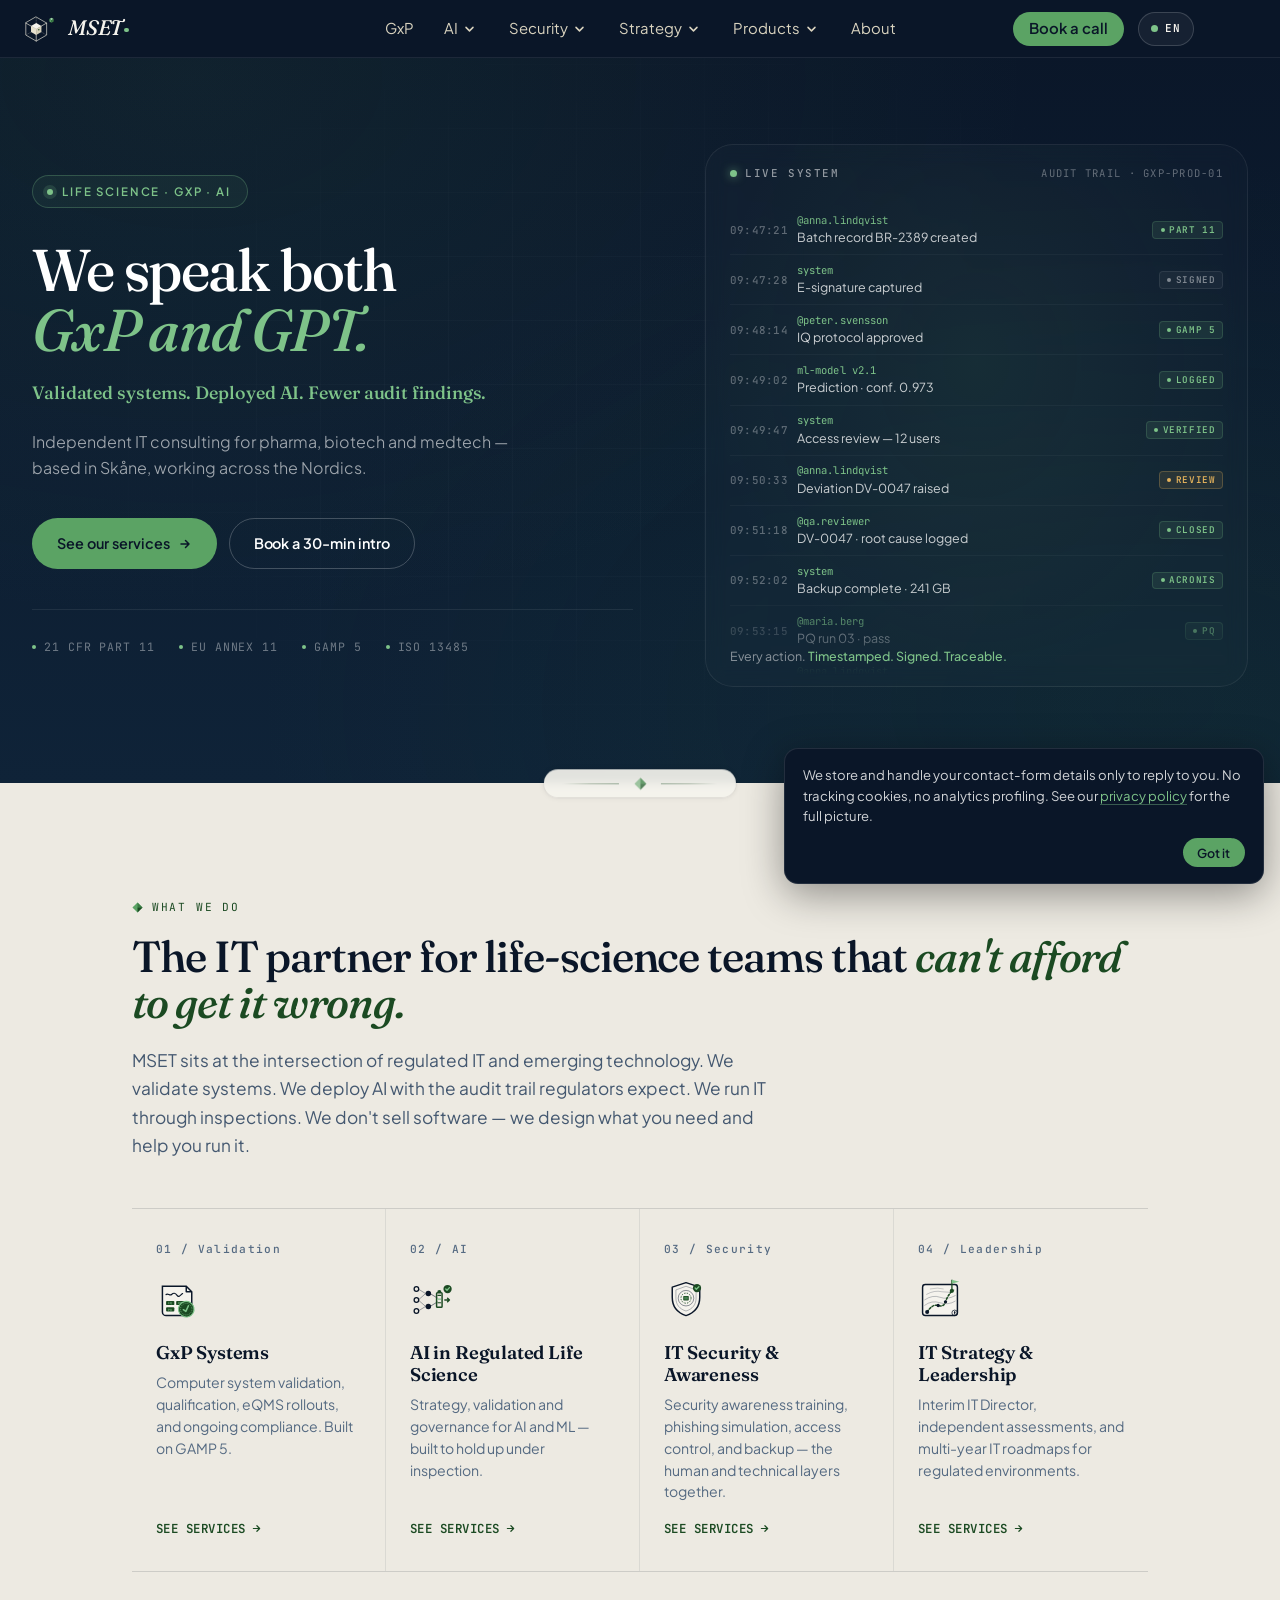
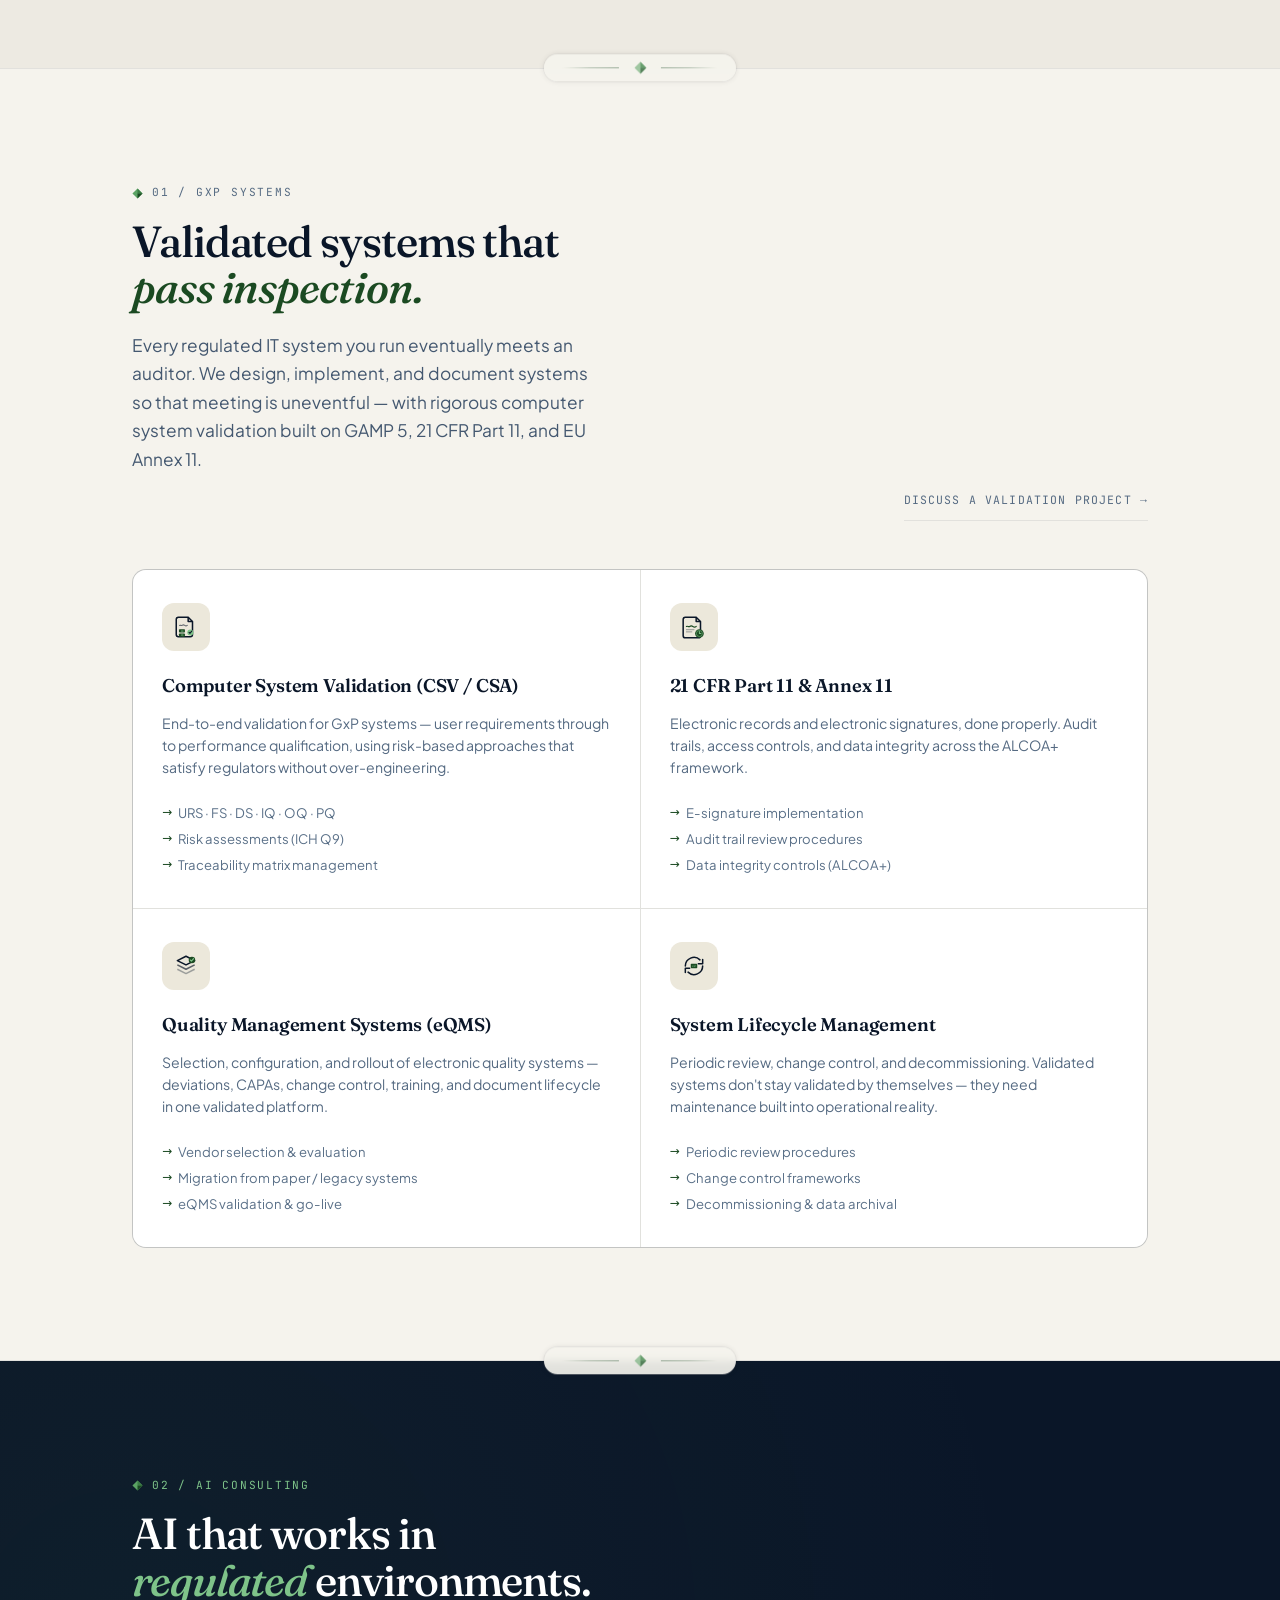
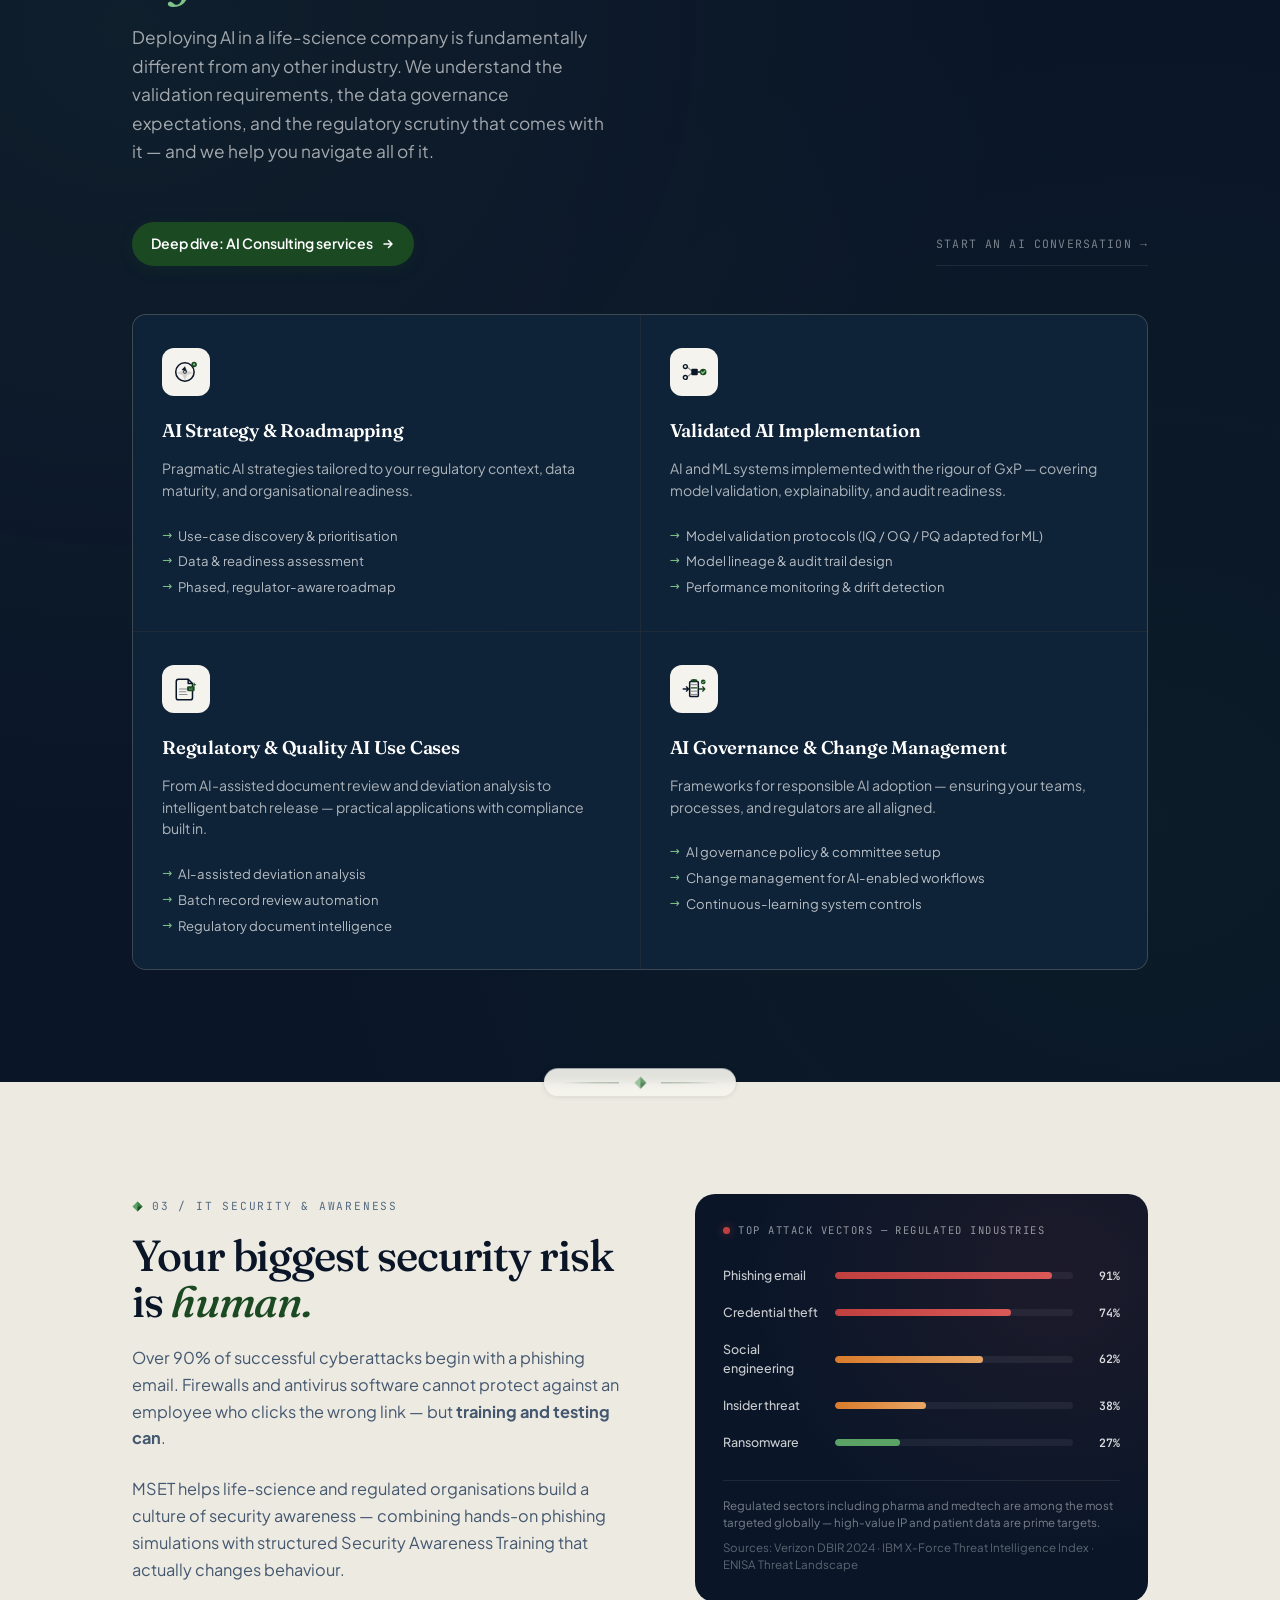
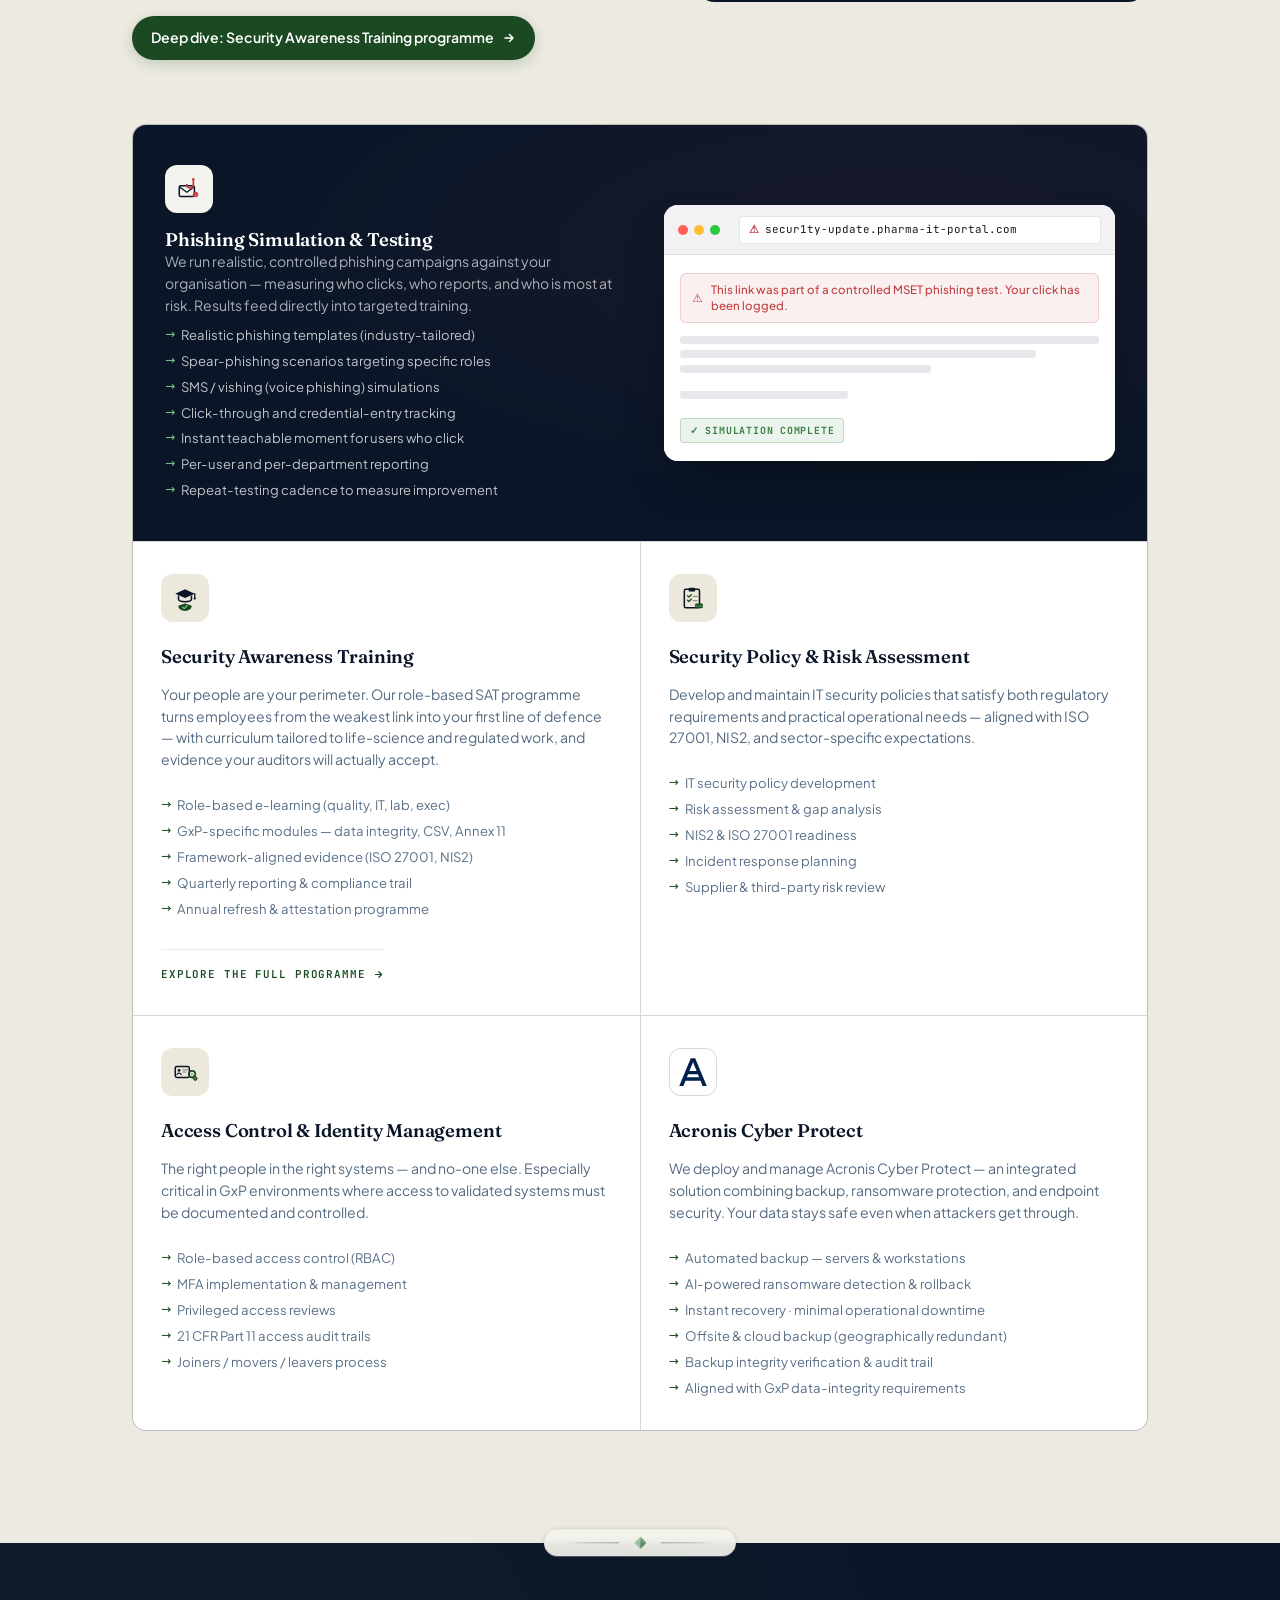
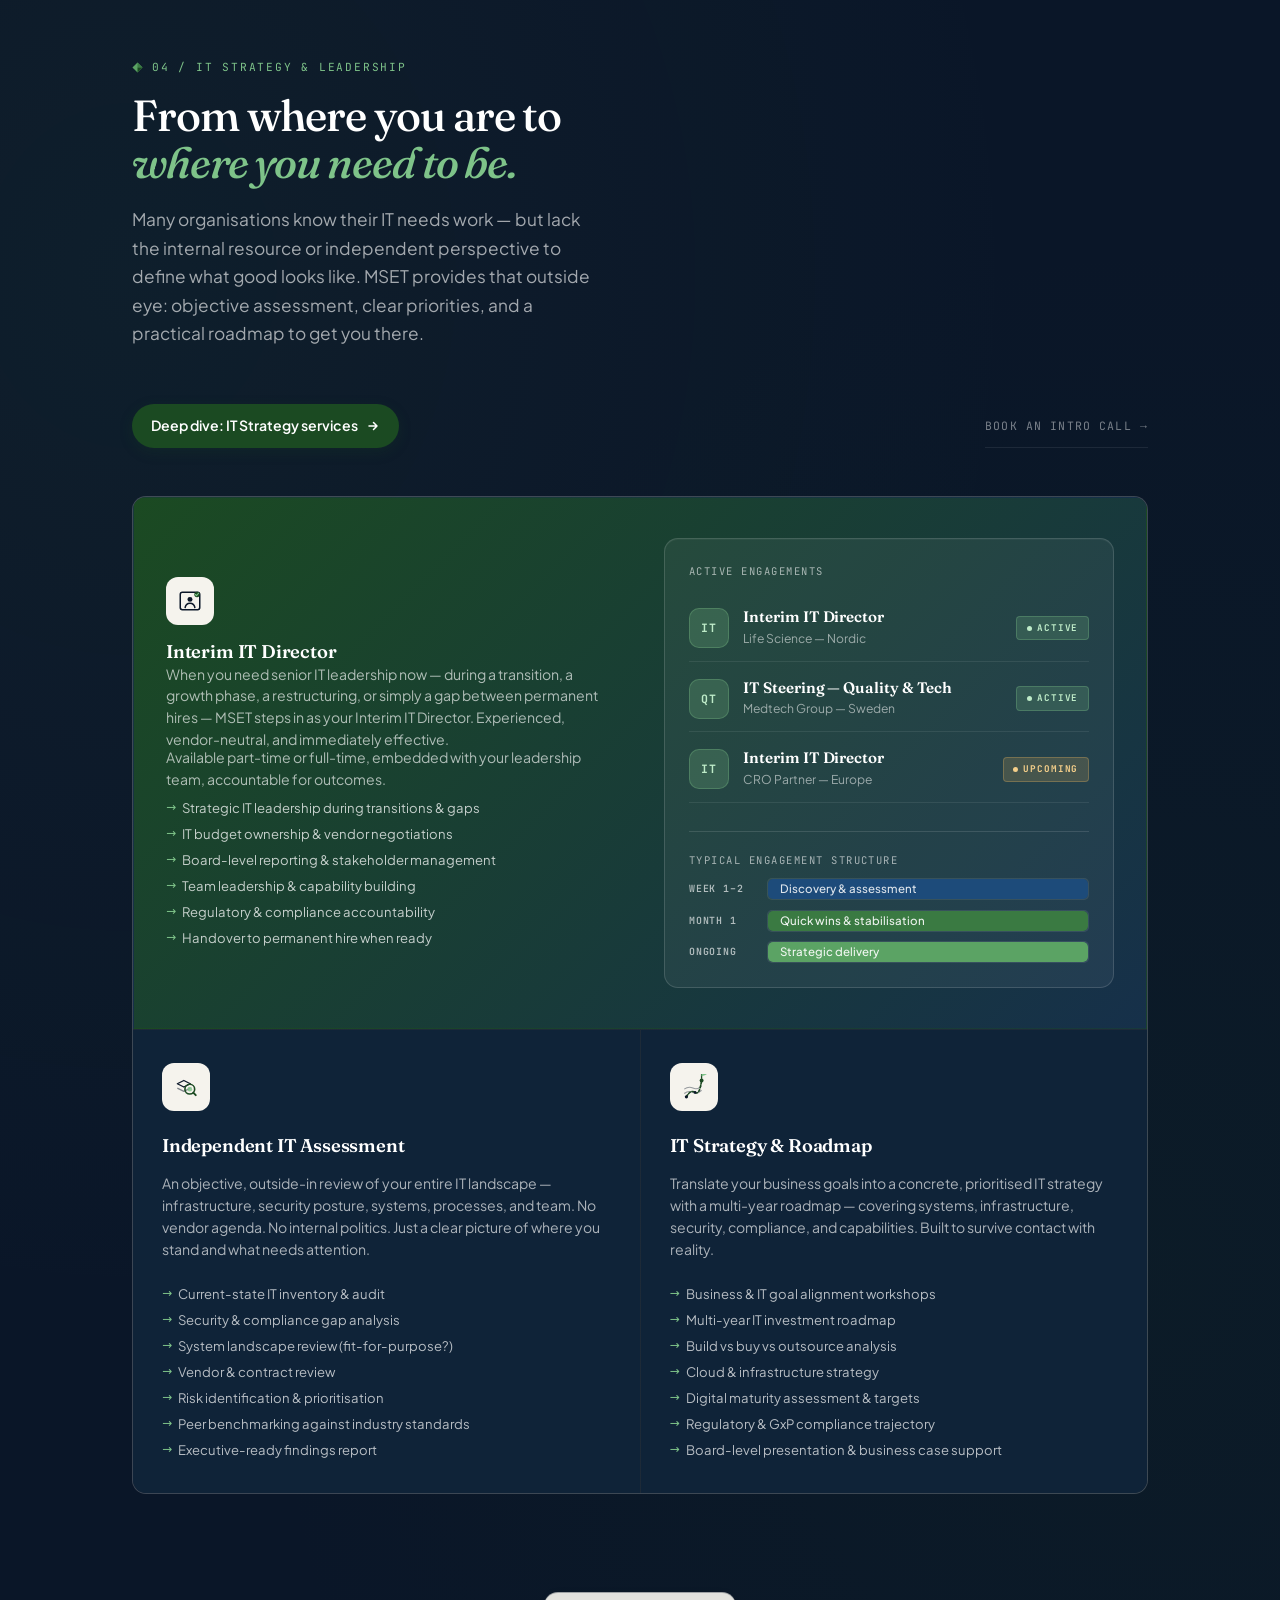
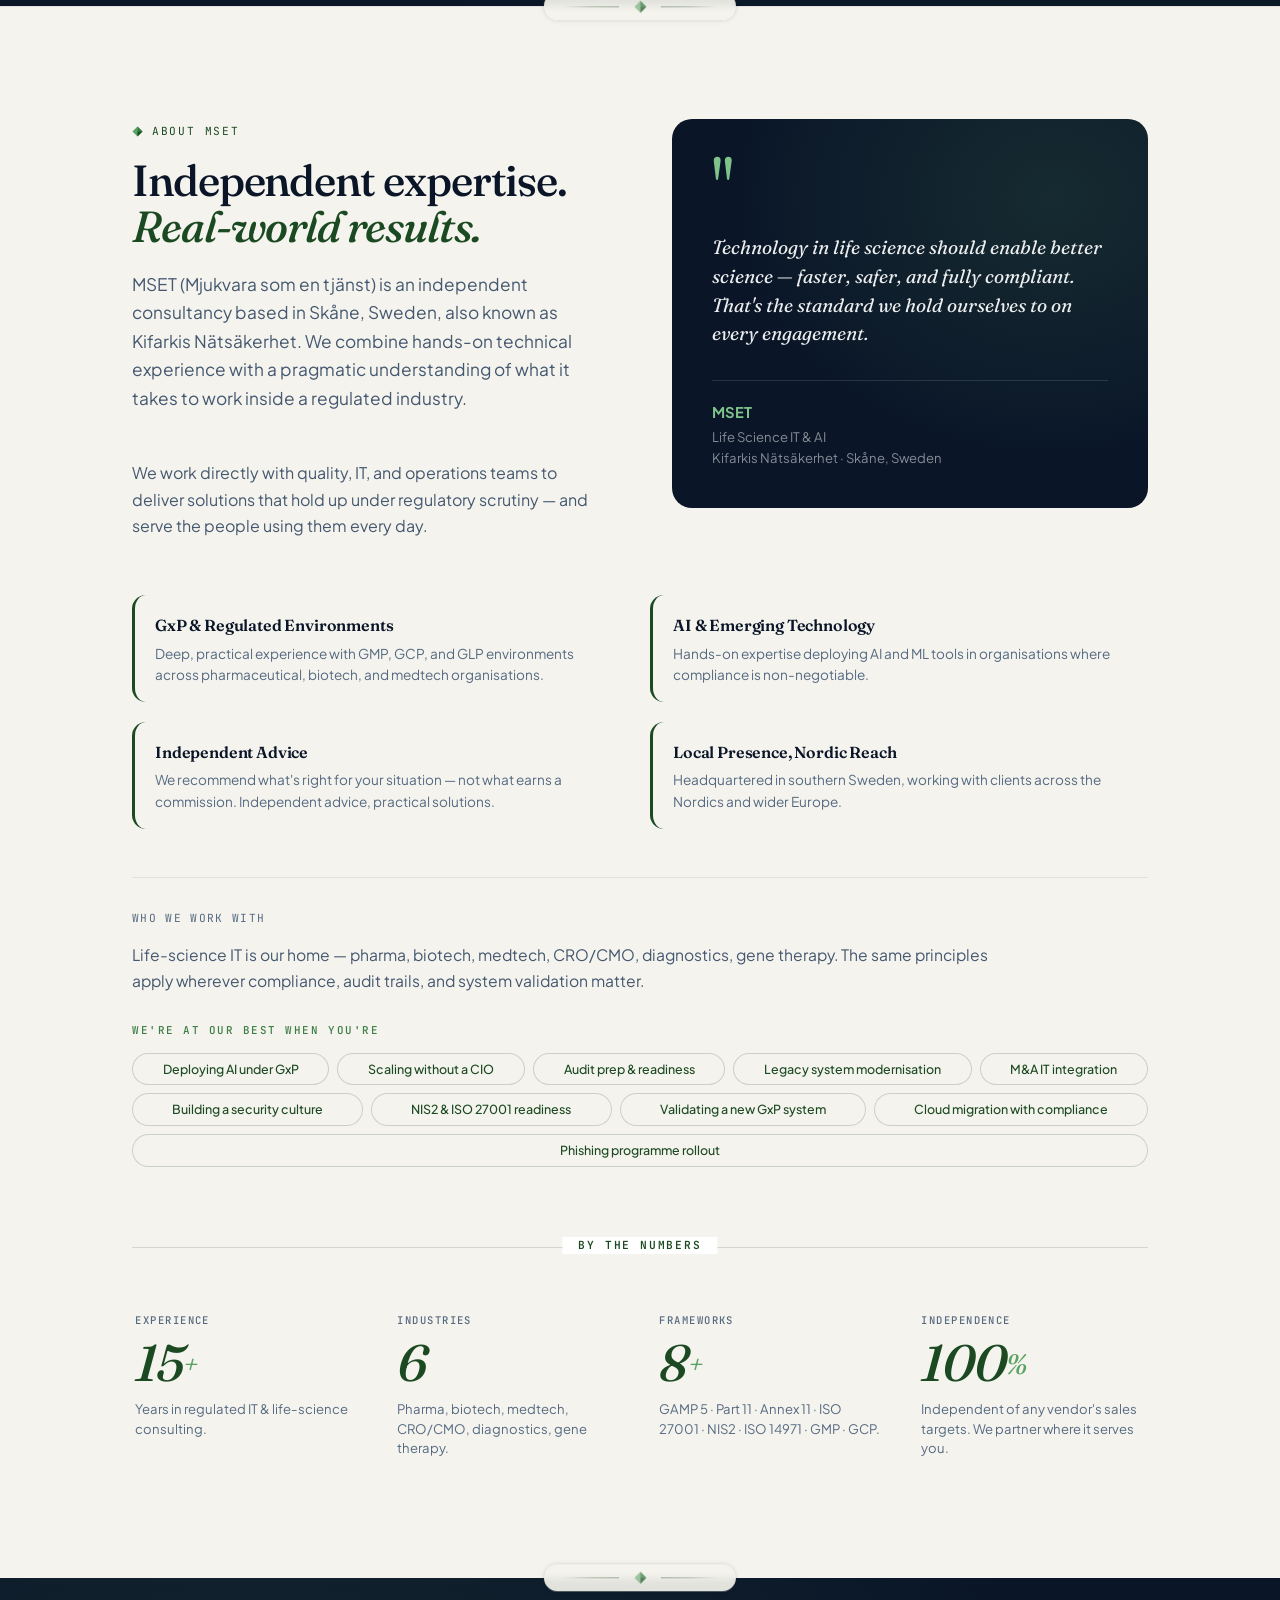
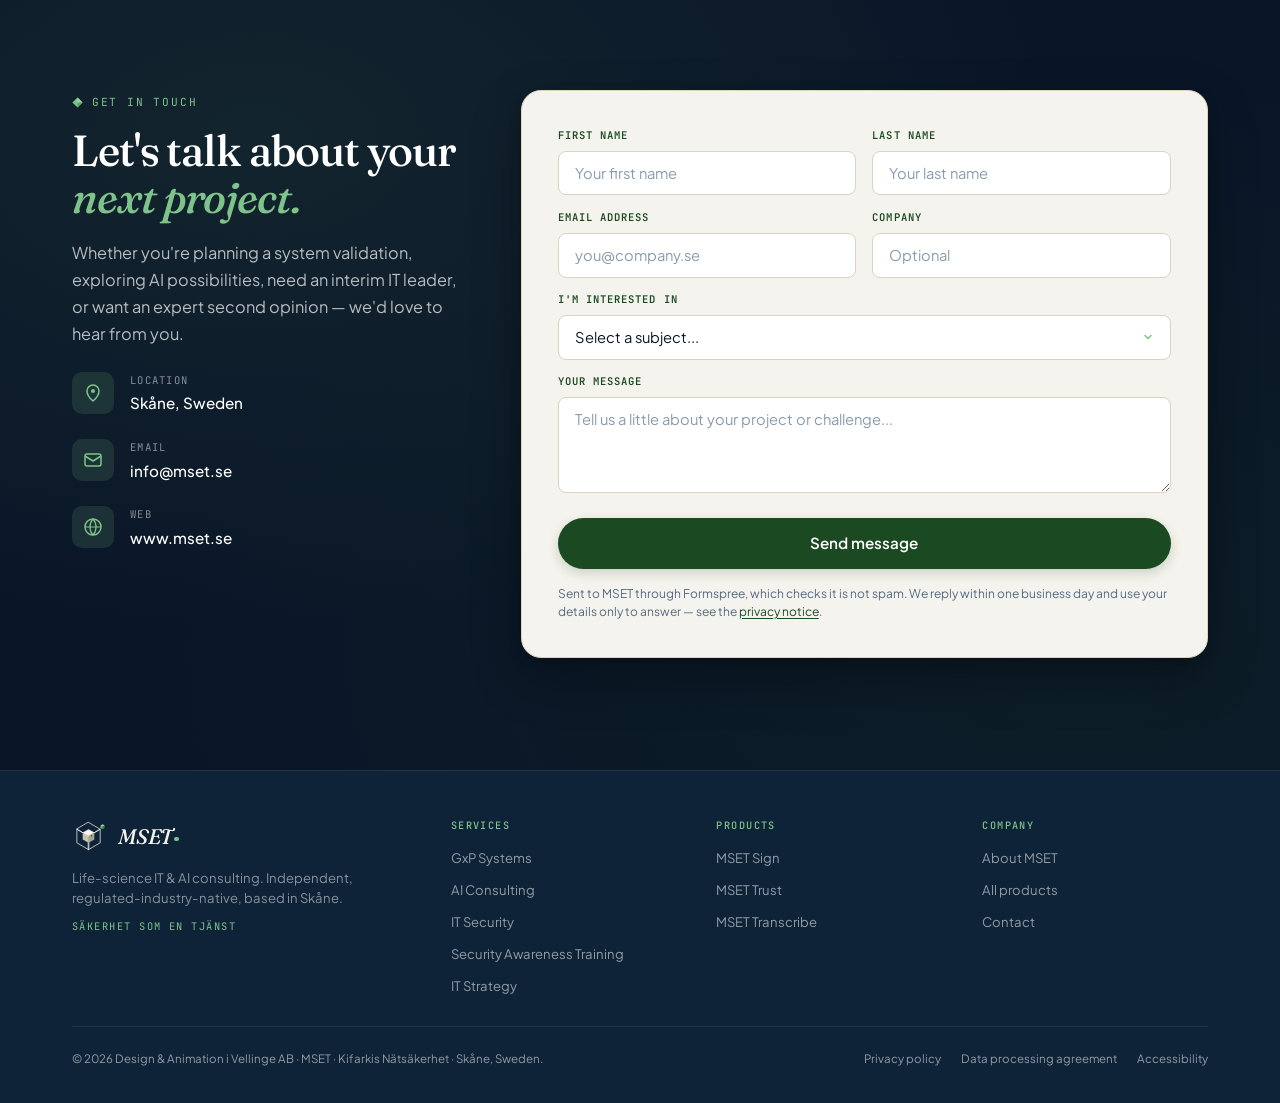
<file: index.html>
<!DOCTYPE html>

<html lang="en">
<head>
<meta charset="utf-8"/>
<meta content="default-src 'self'; script-src 'self' 'unsafe-inline'; style-src 'self' 'unsafe-inline'; font-src 'self'; img-src 'self' data: https://mset.goatcounter.com; connect-src 'self' https://formspree.io https://mset.goatcounter.com; form-action 'self' https://formspree.io; object-src 'none'; base-uri 'self'" http-equiv="Content-Security-Policy"/>
<meta content="strict-origin-when-cross-origin" name="referrer"/>
<meta content="width=device-width, initial-scale=1" name="viewport"/>
<link href="favicon.svg?v=2" rel="icon" type="image/svg+xml"/>
<link href="favicon-32.png?v=2" rel="icon" sizes="32x32" type="image/png"/>
<link href="favicon-16.png?v=2" rel="icon" sizes="16x16" type="image/png"/>
<link href="favicon-192.png?v=2" rel="apple-touch-icon" sizes="192x192"/>
<link href="favicon.ico?v=2" rel="alternate icon"/>
<title data-i18n="title.index">MSET — Säkerhet som en tjänst · Life Science IT &amp; AI Consulting</title>
<meta content="Independent IT consulting for pharma, biotech and medtech — GxP validation, AI governance, cybersecurity, and IT leadership. Based in Skåne, working across the Nordics." name="description"/>
<link href="https://mset.se/" rel="canonical"/>
<meta content="website" property="og:type"/>
<meta content="https://mset.se/" property="og:url"/>
<meta content="MSET — Säkerhet som en tjänst" property="og:title"/>
<meta content="Independent IT consulting for pharma, biotech and medtech. GxP validation, AI governance, cybersecurity, and IT leadership — based in Skåne, working across the Nordics." property="og:description"/>
<meta content="https://mset.se/og-image.png" property="og:image"/>
<meta content="1200" property="og:image:width"/>
<meta content="630" property="og:image:height"/>
<meta content="MSET — Säkerhet som en tjänst. Life Science IT &amp; AI Consulting." property="og:image:alt"/>
<meta content="en_GB" property="og:locale"/>
<meta content="MSET" property="og:site_name"/>
<meta content="summary_large_image" name="twitter:card"/>
<meta content="MSET — Life Science IT &amp; AI Consulting" name="twitter:title"/>
<meta content="Independent IT consulting for pharma, biotech and medtech. GxP-validated, AI-governance-ready. Skåne → Nordics." name="twitter:description"/>
<meta content="https://mset.se/og-image.png" name="twitter:image"/>
<meta content="MSET — Säkerhet som en tjänst" name="twitter:image:alt"/>
<link as="font" crossorigin="" href="/fonts/plus-jakarta-sans-latin-wght-normal.woff2" rel="preload" type="font/woff2"/>
<link href="/fonts/fonts.css" rel="stylesheet"/>
<style>
:root{
  --ink:#0A1628; --ink-2:#0F2338; --ink-3:#16304A; --ink-4:#1E3A55; --ink-5:#2A4A6A;
  --sage-50:#F5F3ED; --sage-100:#ECE8DB; --sage-200:#D9D3BF;
  --forest:#1B4A22; --forest-2:#0F3414; --forest-light:#2E6E38;
  --emerald:#5BA364; --emerald-bright:#7EC389; --emerald-glow:#9BD7A4; --emerald-deep:#3B7D44;
  --seal:#B8934A;
  --danger:#C04040; --warn:#D97B2B;
  --muted:#556a82; --muted-soft:#9AA7B6;
  --line:rgba(10,22,40,.08); --line-strong:rgba(10,22,40,.14);
  --line-dark:rgba(255,255,255,.08); --line-dark-2:rgba(255,255,255,.14);
  --f-display:'Fraunces',Georgia,serif;
  --f-body:'Plus Jakarta Sans',system-ui,sans-serif;
  --f-mono:'JetBrains Mono',ui-monospace,monospace;
  --r-sm:8px; --r-md:14px; --r-lg:20px; --r-xl:28px; --r-full:999px;
  --ease:cubic-bezier(0.16,1,0.3,1);
  --ease-spring:cubic-bezier(0.34,1.56,0.64,1);
}

*,*::before,*::after{box-sizing:border-box;margin:0;padding:0}
html{scroll-behavior:smooth}
body{
  font-family:var(--f-body);background:var(--sage-50);color:var(--ink);
  font-size:16px;line-height:1.55;-webkit-font-smoothing:antialiased;
  text-rendering:optimizeLegibility;
}
a{color:inherit;text-decoration:none}
img{display:block;max-width:100%}
svg{display:block}
button{font-family:inherit;cursor:pointer;border:none;background:none}
input,textarea,select{font-family:inherit;font-size:inherit;color:inherit}

.container{max-width:1080px;margin:0 auto;padding:0 2rem}
.wide{max-width:1280px;margin:0 auto;padding:0 2rem}

.eyebrow{
  font-family:var(--f-mono);
  font-size:.7rem;letter-spacing:.16em;
  text-transform:uppercase;color:var(--forest);
  margin-bottom:1rem;display:inline-flex;align-items:center;gap:.5rem;
}
.eyebrow.dark{color:var(--emerald-bright)}
.eyebrow.num{color:var(--muted)}

.section-title{
  font-family:var(--f-display);font-weight:500;
  font-size:clamp(1.9rem,3.4vw,2.75rem);
  line-height:1.07;letter-spacing:-.025em;
  margin-bottom:1.25rem;color:var(--ink);
}
.section-title em{font-style:italic;font-weight:500;color:var(--forest)}
.dark .section-title{color:#fff}
.dark .section-title em{color:var(--emerald-bright)}

.section-lede{
  font-size:1.08rem;line-height:1.65;color:#445870;
  max-width:640px;margin-bottom:3rem;
}
.section-lede + .section-lede{margin-top:-2rem}
.dark .section-lede{color:rgba(255,255,255,.62)}

.btn{
  display:inline-flex;align-items:center;gap:.5rem;
  padding:.85rem 1.5rem;border-radius:var(--r-full);
  font-weight:600;font-size:.9rem;letter-spacing:-.002em;
  transition:all .2s var(--ease);cursor:pointer;
  border:1px solid transparent;font-family:var(--f-body);
}
.btn-primary{background:var(--emerald);color:var(--ink)}
.btn-primary:hover{
  background:var(--emerald-bright);transform:translateY(-1px);
  box-shadow:0 12px 24px -8px rgba(91,163,100,.4);
}
.btn-ghost{color:var(--ink);border-color:var(--line-strong);background:transparent}
.btn-ghost:hover{border-color:var(--forest);color:var(--forest)}
.dark .btn-ghost{color:#fff;border-color:rgba(255,255,255,.22)}
.dark .btn-ghost:hover{border-color:var(--emerald-bright);color:var(--emerald-bright)}
.btn-arrow{transition:transform .2s}
.btn:hover .btn-arrow{transform:translateX(3px)}

nav.site-nav{
  position:fixed;top:0;left:0;right:0;z-index:100;
  background:#0A1628;
  border-bottom:1px solid var(--line-dark);
  transition:background .2s;
}
nav.site-nav.scrolled{background:#0A1628}
.nav-inner{
  max-width:1280px;margin:0 auto;padding:.85rem 2rem;
  display:flex;align-items:center;justify-content:space-between;gap:2rem;
}
.nav-logo{display:flex;align-items:center;gap:.75rem}
.nav-logo .mark{width:44px;height:38px}
.nav-logo .wordmark{
  font-family:var(--f-display);font-style:italic;font-weight:500;
  font-size:1.45rem;line-height:.9;letter-spacing:-.01em;color:var(--sage-50);
}
.nav-logo .dot{
  display:inline-block;width:.22em;height:.22em;
  background:var(--emerald-bright);border-radius:50%;
  vertical-align:.14em;margin-left:.08em;
}
.nav-links{display:flex;align-items:center;gap:2rem;list-style:none}
.nav-links a{
  font-size:.8rem;font-weight:500;
  color:rgba(255,255,255,.68);letter-spacing:.005em;
  transition:color .2s;
}
.nav-links a:hover{color:var(--emerald-bright)}
.nav-cta{
  padding:.55rem 1.15rem;background:var(--emerald);
  color:var(--ink)!important;border-radius:var(--r-full);
  font-weight:600!important;transition:all .2s;
}
.nav-cta:hover{background:var(--emerald-bright);transform:translateY(-1px)}

.nav-hamburger{
  display:none;width:40px;height:40px;
  flex-direction:column;justify-content:center;align-items:center;gap:5px;
  background:transparent;
}
.nav-hamburger span{
  width:22px;height:2px;background:#fff;border-radius:2px;
  transition:all .3s ease;
}
.nav-hamburger.open span:nth-child(1){transform:translateY(7px) rotate(45deg)}
.nav-hamburger.open span:nth-child(2){opacity:0}
.nav-hamburger.open span:nth-child(3){transform:translateY(-7px) rotate(-45deg)}

.mobile-menu{
  display:none;position:fixed;top:62px;left:0;right:0;
  background:rgba(10,22,40,.98);
  backdrop-filter:blur(14px);
  border-bottom:1px solid var(--line-dark);
  z-index:99;padding:1.25rem 1.5rem;
  flex-direction:column;
  max-height:calc(100vh - 62px);
  overflow-y:auto;
  -webkit-overflow-scrolling:touch;
  overscroll-behavior:contain;
  opacity:0;transform:translateY(-8px);
  transition:opacity .25s ease, transform .25s ease;
}
.mobile-menu.open{display:flex;opacity:1;transform:translateY(0)}
.mobile-menu a{
  color:rgba(255,255,255,.8);font-size:1rem;font-weight:500;
  padding:.85rem 0;border-bottom:1px solid rgba(255,255,255,.06);
}
.mobile-menu a:last-child{border-bottom:none;margin-top:.5rem}
.mobile-menu .nav-cta{text-align:center;margin-top:.75rem}

.hero{
  position:relative;padding:9rem 0 6rem;
  background:
    radial-gradient(ellipse at 15% 10%, rgba(91,163,100,.08) 0%, transparent 55%),
    radial-gradient(ellipse at 90% 90%, rgba(27,74,34,.14) 0%, transparent 55%),
    linear-gradient(180deg, var(--ink) 0%, var(--ink-2) 100%);
  color:#fff;overflow:hidden;
}
.hero::before{
  content:'';position:absolute;inset:0;
  background-image:
    linear-gradient(rgba(255,255,255,.02) 1px, transparent 1px),
    linear-gradient(90deg, rgba(255,255,255,.02) 1px, transparent 1px);
  background-size:64px 64px;pointer-events:none;
  mask-image:radial-gradient(ellipse at center, black 30%, transparent 75%);
  -webkit-mask-image:radial-gradient(ellipse at center, black 30%, transparent 75%);
}
.hero-inner{max-width:1280px;margin:0 auto;padding:0 2rem;position:relative}
.hero-grid{display:grid;grid-template-columns:1.05fr .95fr;gap:4.5rem;align-items:center}
.hero-eyebrow{
  display:inline-flex;align-items:center;gap:.6rem;
  font-size:.72rem;font-weight:600;
  letter-spacing:.16em;text-transform:uppercase;
  color:var(--emerald-bright);
  padding:.4rem 1rem .4rem .85rem;
  border:1px solid rgba(126,195,137,.28);
  background:rgba(126,195,137,.06);
  border-radius:var(--r-full);margin-bottom:2rem;
}
.hero-eyebrow::before{
  content:'';width:6px;height:6px;border-radius:50%;
  background:var(--emerald-bright);
  box-shadow:0 0 0 4px rgba(126,195,137,.16);
  animation:pulse 2.6s ease-in-out infinite;
}
@keyframes pulse{0%,100%{opacity:1;transform:scale(1)}50%{opacity:.5;transform:scale(.8)}}

.hero h1{
  font-family:var(--f-display);font-weight:500;
  font-size:clamp(2.2rem,4.6vw,3.9rem);
  line-height:1.02;letter-spacing:-.028em;
  color:#fff;margin-bottom:1.25rem;max-width:640px;
}
.hero h1 em{font-style:italic;font-weight:500;color:var(--emerald-bright)}
.hero-promise{
  font-family:var(--f-display);
  font-size:clamp(1rem,1.4vw,1.2rem);
  font-weight:400;color:rgba(255,255,255,.92);
  margin-bottom:1.5rem;letter-spacing:-.005em;line-height:1.4;
}
.hero-promise strong{color:var(--emerald-bright);font-weight:500}
.hero-lede{
  font-size:1rem;line-height:1.65;
  color:rgba(255,255,255,.6);max-width:480px;
  margin-bottom:2.25rem;font-weight:350;
}
.hero-actions{display:flex;gap:.75rem;flex-wrap:wrap;margin-bottom:2.5rem}
.hero-strip{
  display:flex;align-items:center;gap:1.5rem;flex-wrap:wrap;
  padding-top:1.75rem;border-top:1px solid rgba(255,255,255,.08);
  font-size:.72rem;font-family:var(--f-mono);
  letter-spacing:.08em;text-transform:uppercase;color:rgba(255,255,255,.4);
}
.hero-strip span{display:inline-flex;align-items:center;gap:.5rem}
.hero-strip span::before{content:'';width:4px;height:4px;border-radius:50%;background:var(--emerald-bright)}

.visual{
  position:relative;width:100%;aspect-ratio:1/1;max-width:520px;margin-left:auto;
  background:
    radial-gradient(ellipse at 50% 40%, rgba(91,163,100,.08) 0%, transparent 70%),
    rgba(255,255,255,.015);
  border:1px solid rgba(255,255,255,.07);
  border-radius:var(--r-xl);overflow:hidden;
  backdrop-filter:blur(10px);
}
.visual-label{
  position:absolute;top:1.25rem;left:1.5rem;
  display:flex;align-items:center;gap:.55rem;
  font-family:var(--f-mono);font-size:.68rem;font-weight:500;
  letter-spacing:.14em;text-transform:uppercase;
  color:rgba(255,255,255,.55);z-index:3;
}
.visual-label::before{
  content:'';width:7px;height:7px;border-radius:50%;
  background:var(--emerald-bright);
  box-shadow:0 0 10px rgba(126,195,137,.7);
  animation:pulse 2s ease-in-out infinite;
}
.visual-title{
  position:absolute;top:1.25rem;right:1.5rem;
  font-family:var(--f-mono);font-size:.66rem;
  letter-spacing:.12em;text-transform:uppercase;
  color:rgba(255,255,255,.35);z-index:3;
}
.visual-caption{
  position:absolute;bottom:1.35rem;left:1.5rem;right:1.5rem;
  font-size:.78rem;color:rgba(255,255,255,.5);
  line-height:1.45;z-index:3;
}
.visual-caption strong{color:var(--emerald-bright);font-weight:500}

.audit-stream{
  position:absolute;inset:0;
  padding:3.75rem 1.5rem 4rem;overflow:hidden;
  mask-image:linear-gradient(180deg, transparent 0%, black 15%, black 82%, transparent 98%);
  -webkit-mask-image:linear-gradient(180deg, transparent 0%, black 15%, black 82%, transparent 98%);
}
.audit-stream-inner{animation:streamScroll 28s linear infinite;will-change:transform}
@keyframes streamScroll{from{transform:translateY(0)}to{transform:translateY(-50%)}}
.audit-row{
  display:grid;grid-template-columns:54px 1fr auto;gap:.8rem;
  padding:.55rem 0;font-family:var(--f-mono);
  font-size:.68rem;line-height:1.3;
  border-bottom:1px solid rgba(255,255,255,.04);align-items:center;
}
.audit-row .time{color:rgba(255,255,255,.32);font-weight:500;letter-spacing:.02em}
.audit-row .action{
  color:rgba(255,255,255,.75);font-family:var(--f-body);
  font-size:.78rem;font-weight:400;
  display:flex;flex-direction:column;gap:.1rem;min-width:0;
}
.audit-row .action .actor{color:var(--emerald-bright);font-family:var(--f-mono);font-size:.66rem;letter-spacing:.01em}
.audit-row .action .act{color:rgba(255,255,255,.78);text-overflow:ellipsis;white-space:nowrap;overflow:hidden}
.audit-row .check{
  display:inline-flex;align-items:center;gap:.3rem;
  padding:.12rem .45rem;border-radius:4px;
  font-size:.58rem;font-weight:600;letter-spacing:.06em;text-transform:uppercase;
  background:rgba(126,195,137,.1);color:var(--emerald-bright);
  border:1px solid rgba(126,195,137,.2);
}
.audit-row .check.warn{background:rgba(229,179,92,.1);color:#E5B35C;border-color:rgba(229,179,92,.25)}
.audit-row .check.sys{background:rgba(255,255,255,.04);color:rgba(255,255,255,.45);border-color:rgba(255,255,255,.08)}
.audit-row .check::before{content:'';width:4px;height:4px;border-radius:50%;background:currentColor}

.pillars{padding:7rem 0 6rem;background:var(--sage-50)}
.pillars-inner{max-width:1080px;margin:0 auto;padding:0 2rem}
.pillars-grid{
  display:grid;grid-template-columns:repeat(4,1fr);gap:0;
  border-top:1px solid var(--line-strong);border-bottom:1px solid var(--line-strong);
  margin-top:1rem;
}
.pillar{
  padding:2rem 1.5rem;border-right:1px solid var(--line);position:relative;
  transition:background .2s;cursor:pointer;
  display:flex;flex-direction:column;
}
.pillar:hover{background:var(--sage-100)}
.pillar:last-child{border-right:none}
.pillar-num{
  font-family:var(--f-mono);font-size:.7rem;font-weight:500;
  color:var(--muted);letter-spacing:.12em;
  margin-bottom:1.25rem;display:block;
}
.pillar-icon{width:44px;height:44px;margin-bottom:1.25rem}
.pillar-title{
  font-family:var(--f-display);font-size:1.15rem;font-weight:600;
  line-height:1.2;margin-bottom:.5rem;
  letter-spacing:-.01em;color:var(--ink);
}
.pillar-body{font-size:.88rem;color:#556a82;line-height:1.55;flex-grow:1}
.pillar-link{
  margin-top:1rem;font-size:.78rem;font-weight:600;
  color:var(--forest);display:inline-flex;align-items:center;gap:.3rem;
  font-family:var(--f-mono);letter-spacing:.04em;text-transform:uppercase;
  align-self:flex-start;
}
.pillar-link svg{width:11px;height:11px;transition:transform .2s}
.pillar:hover .pillar-link svg{transform:translateX(3px)}

.service-section{padding:7rem 0;position:relative;overflow:hidden}
.service-section.alt{background:#fff;border-top:1px solid var(--line);border-bottom:1px solid var(--line)}
.service-section.dark{background:var(--ink);color:#fff}
.service-section.dark::before{
  content:'';position:absolute;inset:0;
  background:
    radial-gradient(ellipse at 10% 20%, rgba(91,163,100,.06) 0%, transparent 55%),
    radial-gradient(ellipse at 90% 80%, rgba(27,74,34,.1) 0%, transparent 55%);
  pointer-events:none;
}
.service-inner{max-width:1080px;margin:0 auto;padding:0 2rem;position:relative}
.service-header{
  display:grid;grid-template-columns:1fr 1fr;gap:4rem;
  align-items:end;margin-bottom:3rem;
}
.service-header > div:first-child{max-width:520px}
.service-header > div:last-child{align-self:end;text-align:right}
.service-cta{
  font-family:var(--f-mono);font-size:.72rem;
  color:var(--muted);letter-spacing:.1em;text-transform:uppercase;
  padding-bottom:.75rem;border-bottom:1px solid var(--line);
  display:inline-block;
}
.service-section.dark .service-cta{color:rgba(255,255,255,.45);border-bottom-color:var(--line-dark)}

.service-items{
  display:grid;grid-template-columns:repeat(2,1fr);gap:1px;
  background:var(--line);
  border:1px solid var(--line-strong);
  border-radius:var(--r-md);overflow:hidden;
}
.service-section.dark .service-items{background:var(--line-dark);border-color:var(--line-dark-2)}
.service-item{
  padding:2rem 1.75rem;background:var(--sage-50);
  display:flex;flex-direction:column;gap:1rem;
  transition:background .25s var(--ease), transform .25s var(--ease), box-shadow .25s var(--ease), border-color .25s;
  position:relative;border:1px solid transparent;
}
.service-section.alt .service-item{background:#fff}
.service-section.dark .service-item{background:var(--ink-2)}
.service-item:not(.featured):hover{
  background:var(--sage-100);
  transform:translateY(-3px);
  box-shadow:0 10px 24px rgba(10,22,40,.06), 0 1px 3px rgba(10,22,40,.04);
  border-color:rgba(27,74,34,.12);
}
.service-section.alt .service-item:not(.featured):hover{
  background:var(--sage-50);border-color:rgba(27,74,34,.12);
}
.service-section.dark .service-item:not(.featured):hover{
  background:var(--ink-3);
  border-color:rgba(126,195,137,.25);
  box-shadow:0 10px 24px rgba(0,0,0,.3), inset 0 1px 0 rgba(255,255,255,.04);
}

.service-item.featured{
  grid-column:span 2;background:var(--ink);color:#fff;
  padding:2.5rem 2rem;display:grid;grid-template-columns:1fr 1fr;gap:3rem;align-items:center;
}
.service-section.dark .service-item.featured{
  background:linear-gradient(135deg, var(--forest) 0%, var(--ink-3) 100%);
}
.service-item-icon{
  width:48px;height:48px;border-radius:12px;
  background:var(--sage-100);
  color:var(--ink);
  display:inline-flex;align-items:center;justify-content:center;
  flex-shrink:0;margin-bottom:.5rem;
  transition:transform .25s var(--ease-spring), background .25s;
}
.service-item-icon svg{width:26px;height:26px}
.service-item:hover .service-item-icon{transform:scale(1.06) rotate(-3deg)}

.service-item.featured .service-item-icon,
.security-card.featured .service-item-icon{margin-bottom:1rem}

.service-section.alt .service-item-icon{background:var(--sage-100);color:var(--ink)}

.service-section.dark .service-item-icon{
  background:var(--sage-50);color:var(--ink);
}

.service-item.featured .service-item-icon{
  background:var(--sage-50);color:var(--ink);
}

.security-card.featured .service-item-icon{
  background:var(--sage-50);color:var(--ink);
}
.security-card:not(.featured) .service-item-icon{
  background:var(--sage-100);color:var(--ink);
}
.security-card:hover .service-item-icon{transform:scale(1.06) rotate(-3deg)}

.security-card .service-item-icon.partner-mark{
  background:#fff;padding:0;border:1px solid rgba(0,32,77,.16);
  width:48px;height:48px;overflow:hidden;border-radius:12px;
}
.security-card .service-item-icon.partner-mark svg{
  width:48px;height:48px;
}

.service-item-title{
  font-family:var(--f-display);font-size:1.15rem;font-weight:600;
  letter-spacing:-.01em;line-height:1.2;color:var(--ink);
}
.service-section.dark .service-item-title,
.service-item.featured .service-item-title{color:#fff}
.service-item-body{font-size:.88rem;line-height:1.55;color:#556a82}
.service-section.dark .service-item-body,
.service-item.featured .service-item-body{color:rgba(255,255,255,.65)}
.service-item-body + .service-item-body{margin-top:-.25rem}
.service-item-list{list-style:none;display:flex;flex-direction:column;gap:.35rem;margin-top:.5rem}
.service-item-list li{
  font-size:.82rem;color:#5a7088;padding-left:1rem;position:relative;
}
.service-item-list li::before{content:'→';position:absolute;left:0;color:var(--forest);font-size:.75rem}
.service-section.dark .service-item-list li{color:rgba(255,255,255,.7)}
.service-section.dark .service-item-list li::before{color:var(--emerald-bright)}
.service-item.featured .service-item-list li{color:rgba(255,255,255,.75)}
.service-item.featured .service-item-list li::before{color:var(--emerald-bright)}

.expand-link{
  margin-top:.9rem;display:inline-flex;align-items:center;gap:.45rem;
  font-family:var(--f-mono);font-size:.68rem;font-weight:600;
  color:var(--forest);letter-spacing:.08em;text-transform:uppercase;
  padding-top:1rem;border-top:1px solid var(--line);
  align-self:flex-start;transition:color .2s;
}
.expand-link svg{width:11px;height:11px;transition:transform .2s}
.expand-link:hover{color:var(--emerald-deep)}
.expand-link:hover svg{transform:translateX(3px)}

.interim-visual{
  background:rgba(255,255,255,.055);
  border:1px solid rgba(255,255,255,.14);
  border-radius:var(--r-md);padding:1.5rem;
  display:flex;flex-direction:column;gap:.25rem;
  box-shadow:inset 0 1px 0 rgba(255,255,255,.04);
}
.interim-visual-title{
  font-family:var(--f-mono);font-size:.66rem;
  color:rgba(255,255,255,.6);letter-spacing:.14em;
  text-transform:uppercase;margin-bottom:.75rem;
}
.interim-row{
  display:grid;grid-template-columns:40px 1fr 82px;
  gap:.9rem;align-items:center;
  padding:.8rem 0;border-bottom:1px solid rgba(255,255,255,.08);
  transition:padding-left .25s var(--ease);
}
.interim-row:hover{padding-left:.4rem}
.interim-row:last-child{border-bottom:none;padding-bottom:.5rem}
.interim-avatar{
  width:40px;height:40px;border-radius:10px;
  display:inline-flex;align-items:center;justify-content:center;
  background:rgba(126,195,137,.22);color:#BEEBC8;
  font-family:var(--f-mono);font-size:.72rem;font-weight:700;
  letter-spacing:.05em;
  border:1px solid rgba(126,195,137,.3);
}
.interim-role{
  font-family:var(--f-display);font-size:.95rem;font-weight:600;
  color:#fff;letter-spacing:-.005em;line-height:1.2;margin-bottom:.15rem;
}
.interim-dept{font-size:.76rem;color:rgba(255,255,255,.55)}
.interim-badge{
  font-family:var(--f-mono);font-size:.58rem;font-weight:700;
  letter-spacing:.1em;text-transform:uppercase;
  padding:.26rem .6rem;border-radius:4px;
  display:inline-flex;align-items:center;gap:.3rem;
  justify-self:end;white-space:nowrap;
}
.interim-badge::before{content:'';width:5px;height:5px;border-radius:50%;background:currentColor}
.interim-badge.active{background:rgba(126,195,137,.2);color:#BEEBC8;border:1px solid rgba(126,195,137,.3)}
.interim-badge.pending{background:rgba(229,179,92,.18);color:#F5CF8A;border:1px solid rgba(229,179,92,.3)}

.roadmap-visual{margin-top:1.5rem;padding-top:1.25rem;border-top:1px solid rgba(255,255,255,.12)}
.roadmap-phase{display:flex;align-items:center;gap:.9rem;margin-top:.6rem}
.roadmap-phase-label{
  font-family:var(--f-mono);font-size:.62rem;font-weight:600;
  color:rgba(255,255,255,.65);letter-spacing:.08em;text-transform:uppercase;
  flex-shrink:0;width:64px;
}
.roadmap-bar-outer{
  flex:1;height:22px;background:rgba(255,255,255,.06);
  border-radius:5px;overflow:hidden;position:relative;
  border:1px solid rgba(255,255,255,.04);
}
.roadmap-bar-inner{
  height:100%;border-radius:5px;
  display:flex;align-items:center;padding:0 .7rem;
  width:0;transition:width 1.2s var(--ease);
}
.roadmap-bar-text{
  font-size:.72rem;font-weight:500;color:rgba(255,255,255,.9);
  white-space:nowrap;
}

.security{
  padding:7rem 0;position:relative;overflow:hidden;
  background:var(--sage-50);
}
.security-inner{max-width:1080px;margin:0 auto;padding:0 2rem;position:relative}
.security-header{
  display:grid;grid-template-columns:1.1fr 1fr;gap:4rem;align-items:start;
  margin-bottom:4rem;
}
.security-header > div:first-child{max-width:560px}
.security-header .section-lede{font-size:1.02rem;margin-bottom:1.5rem}
.security-header .section-lede + .section-lede{margin-top:0}
.security-deep-link{
  display:inline-flex;align-items:center;gap:.5rem;
  padding:.7rem 1.2rem;margin-top:.5rem;
  background:var(--forest);color:#fff;
  border-radius:var(--r-full);font-size:.88rem;font-weight:600;
  transition:all .25s var(--ease-spring);
  box-shadow:0 4px 14px rgba(27,74,34,.2);
}
.security-deep-link:hover{
  background:var(--forest-light);transform:translateY(-2px);
  box-shadow:0 8px 20px rgba(27,74,34,.3);
}
.security-deep-link svg{transition:transform .25s}
.security-deep-link:hover svg{transform:translateX(3px)}

.threat-meter{
  background:var(--ink);color:#fff;
  border-radius:var(--r-lg);padding:1.75rem;
  position:relative;overflow:hidden;
}
.threat-meter::before{
  content:'';position:absolute;inset:0;
  background:radial-gradient(ellipse at 80% 20%, rgba(192,64,64,.1) 0%, transparent 60%);
  pointer-events:none;
}
.threat-meter > *{position:relative}
.threat-meter-title{
  font-family:var(--f-mono);font-size:.66rem;
  color:rgba(255,255,255,.55);letter-spacing:.14em;
  text-transform:uppercase;margin-bottom:1.15rem;
  display:flex;align-items:center;gap:.55rem;
}
.threat-meter-title::before{
  content:'';width:7px;height:7px;border-radius:50%;
  background:var(--danger);
  box-shadow:0 0 10px rgba(192,64,64,.5);
  animation:pulse 2s ease-in-out infinite;
}
.threat-row{
  display:grid;grid-template-columns:100px 1fr 34px;
  gap:.8rem;align-items:center;
  padding:.55rem 0;
}
.threat-label{font-size:.78rem;color:rgba(255,255,255,.78);font-weight:500}
.threat-bar-wrap{
  height:7px;background:rgba(255,255,255,.06);
  border-radius:4px;overflow:hidden;position:relative;
}
.threat-bar{
  height:100%;background:var(--emerald);border-radius:4px;
  width:0;transition:width 1.4s var(--ease);
}
.threat-bar.high{background:linear-gradient(90deg, var(--danger), #D95959)}
.threat-bar.mid{background:linear-gradient(90deg, var(--warn), #E8A765)}
.threat-pct{
  font-family:var(--f-mono);font-size:.72rem;font-weight:600;
  color:rgba(255,255,255,.85);text-align:right;
}
.threat-note{
  font-size:.72rem;color:rgba(255,255,255,.45);
  line-height:1.5;margin-top:1.15rem;
  padding-top:1rem;border-top:1px solid rgba(255,255,255,.08);
}

.security-cards{
  display:grid;grid-template-columns:repeat(2,1fr);gap:1px;
  background:var(--line);
  border:1px solid var(--line-strong);
  border-radius:var(--r-md);overflow:hidden;
}
.security-card{
  padding:2rem 1.75rem;background:#fff;
  display:flex;flex-direction:column;gap:1rem;
  transition:background .2s, transform .25s var(--ease), box-shadow .25s var(--ease);
  position:relative;
}
.security-card:not(.featured):hover{
  transform:translateY(-3px);
  box-shadow:0 12px 28px rgba(10,22,40,.08), 0 2px 6px rgba(10,22,40,.04);
}
.security-card:hover{background:var(--sage-50)}
.security-card-title{
  font-family:var(--f-display);font-size:1.15rem;font-weight:600;
  letter-spacing:-.01em;line-height:1.2;color:var(--ink);
}
.security-card-body{font-size:.88rem;line-height:1.55;color:#556a82}
.security-card-list{list-style:none;display:flex;flex-direction:column;gap:.35rem;margin-top:.5rem}
.security-card-list li{font-size:.82rem;color:#5a7088;padding-left:1rem;position:relative}
.security-card-list li::before{content:'→';position:absolute;left:0;color:var(--forest);font-size:.75rem}

.security-card.featured{
  grid-column:span 2;background:var(--ink);color:#fff;
  padding:2.5rem 2rem;display:grid;grid-template-columns:1fr 1fr;gap:3rem;align-items:center;
  position:relative;overflow:hidden;
}
.security-card.featured::before{
  content:'';position:absolute;inset:0;
  background:radial-gradient(ellipse at 75% 30%, rgba(192,64,64,.08), transparent 60%);
  pointer-events:none;
}
.security-card.featured > *{position:relative}
.security-card.featured .security-card-title{color:#fff}
.security-card.featured .security-card-body{color:rgba(255,255,255,.65)}
.security-card.featured .security-card-list li{color:rgba(255,255,255,.75)}
.security-card.featured .security-card-list li::before{color:var(--emerald-bright)}

.phishing-demo{
  background:#fff;border-radius:var(--r-md);
  overflow:hidden;position:relative;
  box-shadow:0 24px 48px -12px rgba(0,0,0,.4);
}
.phish-bar{
  background:#F2F2F4;padding:.65rem .85rem;
  display:flex;align-items:center;gap:.4rem;
  border-bottom:1px solid rgba(0,0,0,.08);
}
.phish-dot{width:10px;height:10px;border-radius:50%;flex-shrink:0}
.phish-url{
  margin-left:.75rem;flex:1;
  font-family:var(--f-mono);font-size:.68rem;
  color:#1A1A1A;background:#fff;
  padding:.3rem .6rem;border-radius:4px;
  border:1px solid rgba(0,0,0,.1);
  display:inline-flex;align-items:center;gap:.35rem;
  white-space:nowrap;overflow:hidden;text-overflow:ellipsis;
}
.phish-url .warn{color:var(--danger);font-weight:700}
.phish-body{padding:1.1rem 1rem;background:#fff;min-height:170px;display:flex;flex-direction:column;gap:.4rem}
.phish-warning{
  display:flex;align-items:center;gap:.55rem;
  background:rgba(192,64,64,.08);
  border:1px solid rgba(192,64,64,.2);
  color:var(--danger);
  padding:.5rem .7rem;border-radius:6px;
  font-size:.72rem;font-weight:500;line-height:1.4;
  margin-bottom:.4rem;
}
.phish-warning .w-icon{font-weight:700;flex-shrink:0}
.phish-email-line{height:8px;background:#E8E8EC;border-radius:3px}
.badge-caught{
  margin-top:.75rem;display:inline-flex;align-items:center;gap:.3rem;
  font-family:var(--f-mono);font-size:.62rem;font-weight:700;
  color:var(--emerald-deep);background:rgba(91,163,100,.12);
  border:1px solid rgba(91,163,100,.3);
  padding:.25rem .55rem;border-radius:4px;
  letter-spacing:.08em;text-transform:uppercase;
  align-self:flex-start;
}

.about{padding:7rem 0;background:#fff;border-top:1px solid var(--line)}
.about-inner{max-width:1080px;margin:0 auto;padding:0 2rem}
.about-grid{display:grid;grid-template-columns:1fr 1fr;gap:4rem;align-items:start}
.about-quote{
  background:var(--ink);color:#fff;border-radius:var(--r-lg);
  padding:2.5rem;position:sticky;top:6rem;overflow:hidden;
  transition:transform .4s var(--ease), box-shadow .4s var(--ease);
}
.about-quote:hover{
  transform:translateY(-4px);
  box-shadow:0 18px 44px rgba(10,22,40,.22), 0 4px 12px rgba(10,22,40,.1);
}
.about-quote::before{
  content:'';position:absolute;inset:0;
  background:radial-gradient(ellipse at 80% 20%, rgba(91,163,100,.15), transparent 60%);
  pointer-events:none;
  transition:opacity .4s;
}
.about-quote:hover::before{opacity:1.3}
.about-quote > *{position:relative}
.quote-mark{
  font-family:var(--f-display);font-size:4.5rem;line-height:.8;
  color:var(--emerald-bright);margin-bottom:1rem;display:block;
  animation:quote-pulse 4.5s ease-in-out infinite;
}
@keyframes quote-pulse{
  0%,100%{opacity:1;transform:translateY(0)}
  50%{opacity:.7;transform:translateY(-4px)}
}
.quote-text{
  font-family:var(--f-display);font-size:1.2rem;font-style:italic;
  color:rgba(255,255,255,.92);line-height:1.5;margin-bottom:2rem;
}
.quote-meta{
  font-size:.82rem;color:rgba(255,255,255,.5);
  padding-top:1.25rem;border-top:1px solid rgba(255,255,255,.12);
}
.quote-meta strong{color:var(--emerald-bright);display:block;font-size:.92rem;margin-bottom:.2rem}
.credentials{display:grid;grid-template-columns:1fr 1fr;gap:1.25rem;margin-top:3.5rem}
.credential{
  padding:1.1rem 1.25rem;background:var(--sage-50);
  border-radius:var(--r-md);border-left:3px solid var(--forest);
  transition:transform .28s var(--ease-spring), box-shadow .28s, border-left-color .28s, background .28s;
  cursor:default;
}
.credential:hover{
  transform:translateX(5px);
  box-shadow:0 6px 18px rgba(10,22,40,.06), 0 1px 3px rgba(10,22,40,.04);
  border-left-color:var(--emerald);
  background:#fff;
}
.credential-title{
  font-family:var(--f-display);font-size:1rem;font-weight:600;
  letter-spacing:-.01em;margin-bottom:.3rem;color:var(--ink);
}
.credential-body{font-size:.85rem;color:#556a82;line-height:1.55}
.industries{margin-top:3rem;padding-top:2rem;border-top:1px solid var(--line)}
.industries-label{
  font-family:var(--f-mono);font-size:.7rem;
  color:var(--muted);letter-spacing:.12em;text-transform:uppercase;
  display:block;margin-bottom:.9rem;
}
.industries-intro{
  font-size:.98rem;color:#445870;line-height:1.65;
  max-width:880px;margin:0 0 1.75rem;
}
.industries-subhead{
  font-family:var(--f-mono);font-size:.68rem;
  color:var(--emerald-deep);letter-spacing:.14em;text-transform:uppercase;font-weight:500;
  display:block;margin-bottom:.9rem;
}
.industry-chips{display:flex;flex-wrap:wrap;gap:.5rem;justify-content:center}
.industry-chip{
  font-size:.78rem;font-weight:500;
  padding:.35rem .9rem;border-radius:var(--r-full);
  background:var(--sage-50);color:var(--forest);
  border:1px solid rgba(27,74,34,.2);
  transition:all .25s var(--ease-spring);cursor:default;
  flex:1 1 auto;text-align:center;
}
.industry-chip:hover{background:var(--forest);color:#fff;border-color:var(--forest);transform:translateY(-2px)}

.about-numbers{
  margin-top:5rem;padding-top:3.5rem;
  border-top:1px solid var(--line-strong);
  display:grid;grid-template-columns:repeat(4,1fr);gap:2rem;
  position:relative;
}
.about-numbers::before{
  content:'By the numbers';
  position:absolute;top:-.65rem;left:50%;transform:translateX(-50%);
  background:#fff;padding:0 1rem;
  font-family:var(--f-mono);font-size:.7rem;letter-spacing:.16em;
  text-transform:uppercase;color:var(--forest);font-weight:600;
}
.num-card{
  transition:transform .3s var(--ease-spring);
  padding:.5rem .2rem;
  cursor:default;
}
.num-card:hover{transform:translateY(-4px)}
.num-label{
  font-family:var(--f-mono);font-size:.66rem;
  letter-spacing:.14em;text-transform:uppercase;
  color:var(--muted);font-weight:500;margin-bottom:.7rem;
}
.num-val{
  font-family:var(--f-display);font-style:italic;font-weight:500;
  font-size:3.2rem;line-height:.95;letter-spacing:-.025em;
  color:var(--ink);margin-bottom:.7rem;
}
.num-val em{color:var(--forest);font-style:italic;font-weight:500}
.num-val .plus{color:var(--emerald);font-size:.55em;vertical-align:.25em;margin-left:.03em}
.num-caption{font-size:.82rem;color:#556a82;line-height:1.5;margin:0}
























































.floating-footer{
  position:fixed;bottom:0;left:0;right:0;z-index:90;
  background:#0A1628;
  border-top:1px solid rgba(255,255,255,.08);
  transform:translateY(100%);
  transition:transform .35s var(--ease),visibility 0s linear .35s;
  pointer-events:none;visibility:hidden;
}
.floating-footer.visible{transform:translateY(0);pointer-events:auto;visibility:visible;transition:transform .35s var(--ease)}
.floating-footer.hidden{transform:translateY(100%);pointer-events:none}
.ff-inner{
  max-width:1280px;margin:0 auto;padding:.55rem 2rem;
  display:flex;align-items:center;justify-content:space-between;gap:1.5rem;
}
.ff-brand{
  display:inline-flex;align-items:center;gap:.5rem;
  color:rgba(255,255,255,.85);transition:color .2s;
}
.ff-brand:hover{color:var(--emerald-bright)}
.ff-brand svg{width:26px;height:22px}
.ff-brand .wordmark{
  font-family:var(--f-display);font-style:italic;font-weight:500;
  font-size:1.05rem;line-height:1;letter-spacing:-.005em;color:inherit;
}
.ff-brand .wordmark .dot{
  display:inline-block;width:.22em;height:.22em;
  background:var(--emerald-bright);border-radius:50%;
  vertical-align:.14em;margin-left:.08em;
}
.ff-action{
  display:inline-flex;align-items:center;gap:.4rem;
  color:rgba(255,255,255,.7);font-size:.78rem;font-weight:500;
  padding:.4rem .8rem;border-radius:var(--r-full);
  transition:color .2s, background .2s;
}
.ff-action:hover{color:var(--emerald-bright);background:rgba(255,255,255,.04)}
.ff-action svg{width:12px;height:12px}

.privacy-notice{
  position:fixed;bottom:1rem;left:1rem;right:1rem;z-index:95;
  max-width:480px;margin-left:auto;
  background:#0A1628;color:rgba(255,255,255,.85);
  border:1px solid rgba(255,255,255,.1);border-radius:var(--r-md);
  padding:1rem 1.15rem;box-shadow:0 10px 40px rgba(0,0,0,.4);
  font-size:.82rem;line-height:1.55;
  opacity:0;transform:translateY(20px);pointer-events:none;
  transition:opacity .35s var(--ease), transform .35s var(--ease);
}
.privacy-notice.visible{opacity:1;transform:translateY(0);pointer-events:auto}
.privacy-notice p{margin:0 0 .75rem;color:rgba(255,255,255,.82)}
.privacy-notice a{color:var(--emerald-bright);border-bottom:1px solid rgba(126,195,137,.4);transition:color .2s}
.privacy-notice a:hover{color:#fff}
.privacy-notice-actions{display:flex;gap:.5rem;align-items:center;justify-content:flex-end}
.privacy-notice-dismiss{
  padding:.4rem .9rem;background:var(--emerald);color:var(--ink);
  border-radius:var(--r-full);font-size:.78rem;font-weight:600;
  cursor:pointer;transition:background .2s;
}
.privacy-notice-dismiss:hover{background:var(--emerald-bright)}
@media (max-width:560px){
  .privacy-notice{left:.75rem;right:.75rem;bottom:.75rem;padding:.85rem 1rem;font-size:.78rem}
}

.reveal{opacity:0;transform:translateY(24px);transition:opacity .7s var(--ease), transform .7s var(--ease)}
.reveal.visible{opacity:1;transform:translateY(0)}
.reveal-left{opacity:0;transform:translateX(-24px);transition:opacity .7s var(--ease), transform .7s var(--ease)}
.reveal-left.visible{opacity:1;transform:translateX(0)}
.reveal-right{opacity:0;transform:translateX(24px);transition:opacity .7s var(--ease), transform .7s var(--ease)}
.reveal-right.visible{opacity:1;transform:translateX(0)}
@media (max-width:960px){.reveal-left,.reveal-right{transform:translateY(16px)}}
.stagger > *{opacity:0;transform:translateY(16px);transition:opacity .5s var(--ease), transform .5s var(--ease)}
.stagger.visible > *{opacity:1;transform:translateY(0)}
.stagger.visible > *:nth-child(1){transition-delay:.05s}
.stagger.visible > *:nth-child(2){transition-delay:.15s}
.stagger.visible > *:nth-child(3){transition-delay:.25s}
.stagger.visible > *:nth-child(4){transition-delay:.35s}
.stagger.visible > *:nth-child(5){transition-delay:.45s}
.stagger.visible > *:nth-child(6){transition-delay:.55s}

.hero-eyebrow{animation:fadeUp .7s var(--ease) .2s both}
.hero h1{animation:fadeUp .7s var(--ease) .35s both}
.hero-promise{animation:fadeUp .7s var(--ease) .5s both}
.hero-lede{animation:fadeUp .7s var(--ease) .65s both}
.hero-actions{animation:fadeUp .7s var(--ease) .8s both}
.hero-strip{animation:fadeUp .7s var(--ease) .95s both}
.visual{animation:fadeUp .9s var(--ease) .5s both}
@keyframes fadeUp{from{opacity:0;transform:translateY(20px)}to{opacity:1;transform:translateY(0)}}

@media (min-width:1200px){
  .hero-inner{max-width:1360px}
  .visual{max-width:576px}
}
@media (max-width:960px){
  .about-numbers{grid-template-columns:repeat(2,1fr);gap:1.5rem}
  .nav-hamburger{display:flex}
  .nav-links{display:none}
  .hero-grid{grid-template-columns:1fr;gap:3.5rem}
  .visual{margin:0 auto;max-width:440px}
  .hero{padding:7rem 0 5rem}
  .pillars-grid{grid-template-columns:repeat(2,1fr)}
  .pillar:nth-child(2){border-right:none}
  .pillar:nth-child(1),.pillar:nth-child(2){border-bottom:1px solid var(--line)}
  .service-header{grid-template-columns:1fr;gap:1.5rem}
  .service-header > div:last-child{text-align:left}
  .service-items{grid-template-columns:1fr}
  .service-item.featured{grid-column:span 1;grid-template-columns:1fr}
  .security-header{grid-template-columns:1fr;gap:2rem}
  .security-cards{grid-template-columns:1fr}
  .security-card.featured{grid-column:span 1;grid-template-columns:1fr}
  .about-grid{grid-template-columns:1fr;gap:2.5rem}
  .about-quote{position:static}



}
@media (max-width:560px){
  .nav-inner{padding:.75rem 1.25rem}
  .hero-inner,.pillars-inner,.service-inner,.security-inner,.about-inner{padding:0 1.25rem}
  .hero{padding:6rem 0 4rem}
  .pillars-grid{grid-template-columns:1fr}
  .pillar{border-right:none;border-bottom:1px solid var(--line)}
  .pillar:last-child{border-bottom:none}


  .credentials{grid-template-columns:1fr}
  .threat-row{grid-template-columns:88px 1fr 30px;gap:.6rem}
  .threat-label{font-size:.72rem}


}
@media (max-width:420px){
  .footer-grid{grid-template-columns:1fr;gap:1.75rem}


}

.i18n > [lang]{display:none}
body[data-lang="en"] .i18n > [lang="en"],
body[data-lang="sv"] .i18n > [lang="sv"],
body[data-lang="da"] .i18n > [lang="da"]{display:inline}
.i18n-block > [lang]{display:none}
body[data-lang="en"] .i18n-block > [lang="en"],
body[data-lang="sv"] .i18n-block > [lang="sv"],
body[data-lang="da"] .i18n-block > [lang="da"]{display:block}

.nav-links{position:relative}
.nav-links > li{position:relative}

.nav-links .has-deep{
  display:inline-flex;align-items:center;gap:.25rem;
  padding:.35rem 0;margin:-.35rem 0;
  cursor:default;
}
.nav-links .has-deep > a{padding:.1rem 0}
.nav-links .has-deep[data-deep="ai"] > a{display:inline-block;min-width:24px;text-align:right;margin-left:-10px}
.deep-toggle{
  width:24px;height:24px;
  display:inline-flex;align-items:center;justify-content:center;
  color:rgba(255,255,255,.5);border-radius:3px;padding:0;
  margin:-3px -3px -3px -4px;background:transparent;border:none;cursor:pointer;
  transition:color .2s var(--ease,cubic-bezier(.16,1,.3,1)),transform .25s var(--ease,cubic-bezier(.16,1,.3,1));
}
.deep-toggle:hover,.deep-toggle:focus-visible{color:var(--emerald-bright);outline:none}
.deep-toggle:focus-visible{outline:2px solid var(--emerald-bright);outline-offset:1px}
.deep-toggle svg{
  width:10px;height:10px;
  transition:transform .25s var(--ease,cubic-bezier(.16,1,.3,1));
}
.has-deep.open .deep-toggle{color:var(--emerald-bright)}
.has-deep.open .deep-toggle svg{transform:rotate(180deg)}

.deep-card{
  position:absolute;top:calc(100% + .85rem);left:50%;
  transform:translateX(-50%) translateY(-8px);
  width:340px;background:#fff;
  border:1px solid rgba(10,22,40,.1);border-radius:12px;
  box-shadow:0 10px 24px rgba(10,22,40,.12),0 2px 6px rgba(10,22,40,.06);
  padding:.5rem;opacity:0;visibility:hidden;pointer-events:none;
  transition:opacity .22s var(--ease,cubic-bezier(.16,1,.3,1)),transform .28s var(--ease,cubic-bezier(.16,1,.3,1)),visibility .22s;
  z-index:101;
}
.deep-card::before{
  content:"";position:absolute;top:0;left:24px;right:24px;height:2px;
  background:linear-gradient(90deg,transparent 0%,var(--emerald) 20%,var(--emerald-bright) 50%,var(--emerald) 80%,transparent 100%);
  border-radius:0 0 2px 2px;
}
.deep-card::after{
  content:"";position:absolute;top:-7px;left:50%;
  transform:translateX(-50%) rotate(45deg);
  width:12px;height:12px;background:#fff;
  border-left:1px solid rgba(10,22,40,.1);border-top:1px solid rgba(10,22,40,.1);
}
.has-deep.open .deep-card{
  opacity:1;visibility:visible;pointer-events:auto;
  transform:translateX(-50%) translateY(0);
}

.deep-row{
  display:block;padding:.85rem 1rem;border-radius:8px;
  transition:background .18s var(--ease,cubic-bezier(.16,1,.3,1));
}
.deep-row + .deep-row{margin-top:.2rem}
.deep-row:hover,.deep-row:focus-visible{background:var(--sage-50);outline:none}
.deep-row-label{
  font-family:var(--f-display,'Fraunces',Georgia,serif);font-style:italic;
  font-size:1rem;font-weight:500;color:var(--ink);
  display:flex;align-items:center;gap:.4rem;margin-bottom:.18rem;
}
.deep-row-label .arrow{
  display:inline-block;font-size:.85em;color:var(--emerald);
  transition:transform .2s var(--ease,cubic-bezier(.16,1,.3,1));
}
.deep-row:hover .deep-row-label .arrow{transform:translateX(3px)}
.deep-row-desc{
  font-family:var(--f-body,'Plus Jakarta Sans',sans-serif);
  font-size:.76rem;line-height:1.45;color:var(--muted);font-style:normal;
}
.deep-row.primary .deep-row-label::before{
  content:"";width:5px;height:5px;border-radius:50%;
  background:var(--emerald);display:inline-block;flex-shrink:0;
}

.lang-switch{position:relative;margin-left:.5rem;display:inline-flex;align-items:center}
.lang-pill{
  display:inline-flex;align-items:center;gap:.35rem;
  background:rgba(255,255,255,.06);border:1px solid rgba(255,255,255,.1);
  border-radius:999px;padding:.35rem .72rem .35rem .8rem;
  font-family:var(--f-mono,'JetBrains Mono',ui-monospace,monospace);
  font-size:.68rem;font-weight:600;letter-spacing:.1em;text-transform:uppercase;
  color:rgba(255,255,255,.85);cursor:pointer;
  transition:all .2s var(--ease,cubic-bezier(.16,1,.3,1));
}
.lang-pill:hover,.lang-pill:focus-visible{
  background:rgba(255,255,255,.1);border-color:rgba(126,195,137,.3);
  color:#fff;outline:none;
}
.lang-pill .chevron{
  width:8px;height:8px;opacity:.7;
  transition:transform .25s var(--ease,cubic-bezier(.16,1,.3,1));
}
.lang-switch.open .lang-pill .chevron{transform:rotate(180deg)}
.lang-pill .dot{
  width:5px;height:5px;border-radius:50%;
  background:var(--emerald-bright);display:inline-block;
}

.lang-pop{
  position:absolute;top:calc(100% + .75rem);right:0;
  min-width:220px;background:#fff;
  border:1px solid rgba(10,22,40,.1);border-radius:12px;
  box-shadow:0 10px 24px rgba(10,22,40,.12),0 2px 6px rgba(10,22,40,.06);
  padding:1.2rem 1.3rem 1.1rem;
  opacity:0;visibility:hidden;pointer-events:none;
  transform:translateY(-6px) scale(.97);transform-origin:top right;
  transition:opacity .22s var(--ease,cubic-bezier(.16,1,.3,1)),transform .28s var(--ease,cubic-bezier(.16,1,.3,1)),visibility .22s;
  z-index:101;
}
.lang-pop::after{
  content:"";position:absolute;top:-7px;right:18px;
  width:12px;height:12px;background:#fff;transform:rotate(45deg);
  border-left:1px solid rgba(10,22,40,.1);border-top:1px solid rgba(10,22,40,.1);
}
.lang-switch.open .lang-pop{
  opacity:1;visibility:visible;pointer-events:auto;
  transform:translateY(0) scale(1);
}
.lang-pop-label{
  font-family:var(--f-mono,'JetBrains Mono',ui-monospace,monospace);
  font-size:.55rem;font-weight:600;letter-spacing:.18em;
  text-transform:uppercase;color:var(--muted);margin-bottom:.75rem;
}
.lang-pop ul{display:flex;flex-direction:column;gap:.1rem;list-style:none;padding:0;margin:0}
.lang-pop button{
  display:flex;align-items:center;justify-content:space-between;gap:1rem;
  width:100%;padding:.55rem .6rem;border-radius:6px;text-align:left;
  background:transparent;border:none;cursor:pointer;font:inherit;
  transition:background .18s var(--ease,cubic-bezier(.16,1,.3,1));
}
.lang-pop button:hover,.lang-pop button:focus-visible{background:var(--sage-50);outline:none}
.lang-pop .native{
  font-family:var(--f-display,'Fraunces',Georgia,serif);font-style:italic;
  font-size:1.15rem;font-weight:400;color:var(--ink);letter-spacing:-.005em;
}
.lang-pop .code{
  font-family:var(--f-mono,'JetBrains Mono',ui-monospace,monospace);
  font-size:.62rem;font-weight:600;letter-spacing:.14em;
  color:var(--muted);text-transform:uppercase;
}
.lang-pop button[aria-pressed="true"] .native{color:var(--forest)}
.lang-pop button[aria-pressed="true"] .native::after{
  content:"";display:inline-block;width:6px;height:6px;border-radius:50%;
  background:var(--emerald);margin-left:.5rem;vertical-align:middle;
}
.lang-pop button[aria-pressed="true"] .code{color:var(--forest)}

@media (max-width:980px){
  .lang-switch{display:none}
  .mobile-menu .lang-switch{display:block;margin-top:1rem;position:static}
  .mobile-menu .lang-pop{
    position:static;opacity:1;visibility:visible;pointer-events:auto;
    transform:none;box-shadow:none;padding:1rem 0 0;
    background:transparent;border:none;border-top:1px solid rgba(255,255,255,.08);
  }
  .mobile-menu .lang-pop::after{display:none}
  .mobile-menu .lang-pop .native{color:rgba(255,255,255,.85)}
  .mobile-menu .lang-pop .code{color:rgba(255,255,255,.5)}
  .mobile-menu .lang-pop-label{color:rgba(255,255,255,.62)}
  .mobile-menu .lang-pop button:hover{background:rgba(255,255,255,.05)}
  .mobile-menu .lang-pop button[aria-pressed="true"] .native{color:var(--emerald-glow)}
  .mobile-menu .lang-pop button[aria-pressed="true"] .code{color:var(--emerald-bright)}
  .mobile-menu .deep-child{
    padding-left:1.2rem;font-size:.88rem;color:rgba(255,255,255,.6);
    border-bottom:1px solid rgba(255,255,255,.04)!important;
  }
  .mobile-menu .deep-child::before{content:"→ ";color:var(--emerald-bright)}
}


body {
  font-feature-settings: "onum" 1, "liga" 1, "kern" 1;
}
h1, h2, h3, h4,
.stat, .stat-num, .big-number,
.kpi-value, .reel, .scare-num,
.threat-pct, .threat-bar,
.phase-dur, .eng-duration, .eng-num, .gov-num,
.m-stat-num {
  font-feature-settings: "lnum" 1, "liga" 1, "kern" 1;
}
.eyebrow, .mono, .scare-label, .scare-meta,
.nav-links .lang-pill, .lang-pop .code,
.dash-title, .chart-title, .kpi-label,
.eng-duration, .arch-label {
  font-feature-settings: "lnum" 1;
}

abbr {
  font-variant-caps: all-small-caps;
  font-feature-settings: "smcp" 1, "c2sc" 1, "lnum" 1;
  letter-spacing: .05em;
  text-decoration: none;
}

.eyebrow {
  display: inline-flex;
  align-items: center;
  gap: .55rem;
}
.eyebrow::before {
  content: "";
  display: inline-block;
  width: 11px;
  height: 11px;
  flex-shrink: 0;
  background-image: url("data:image/svg+xml;utf8,<svg xmlns='http://www.w3.org/2000/svg' viewBox='0 0 12 12'><path d='M6 0.5 L11.5 6 L6 11.5 L0.5 6 Z' fill='%235BA364'/><path d='M6 0.5 L11.5 6 L6 6 Z' fill='%233B7D44'/><path d='M6 6 L11.5 6 L6 11.5 Z' fill='%231B4A22'/></svg>");
  background-size: contain;
  background-repeat: no-repeat;
  background-position: center;
}
.hero .eyebrow::before,
.rollout .eyebrow::before,
.scare-strip .eyebrow::before,
.dark-section .eyebrow::before,
.problem .eyebrow::before,
.final-cta .eyebrow::before {
  background-image: url("data:image/svg+xml;utf8,<svg xmlns='http://www.w3.org/2000/svg' viewBox='0 0 12 12'><path d='M6 0.5 L11.5 6 L6 11.5 L0.5 6 Z' fill='%237EC389'/><path d='M6 0.5 L11.5 6 L6 6 Z' fill='%239BD7A4'/><path d='M6 6 L11.5 6 L6 11.5 Z' fill='%235BA364'/></svg>");
}

.section-mark {
  display: inline-flex;
  align-items: center;
  justify-content: center;
  gap: .9rem;
  padding: .45rem 1.2rem;
  background: rgba(245,243,237,.92);
  backdrop-filter: blur(4px);
  -webkit-backdrop-filter: blur(4px);
  border-radius: 999px;
  box-shadow: 0 0 6px rgba(10,22,40,.1), 0 0 0 1px rgba(10,22,40,.04);
  position: relative;
  z-index: 2;
}
.section-mark-wrap {
  position: relative;
  height: 0;
  display: flex;
  justify-content: center;
  pointer-events: none;
  z-index: 3;
}
.section-mark-wrap .section-mark {
  position: absolute;
  top: 0;
  left: 50%;
  transform: translate(-50%, -50%);
  pointer-events: auto;
}

.section-mark::before,
.section-mark::after {
  content: "";
  width: 56px;
  max-width: 56px;
  flex: 0 0 56px;
  height: 1px;
  background: linear-gradient(90deg, transparent, rgba(27,74,34,.3), rgba(27,74,34,.42));
}
.section-mark::after {
  background: linear-gradient(90deg, rgba(27,74,34,.42), rgba(27,74,34,.3), transparent);
}
.section-mark .mark {
  width: 13px;
  height: 13px;
  flex-shrink: 0;
  background-image: url("data:image/svg+xml;utf8,<svg xmlns='http://www.w3.org/2000/svg' viewBox='0 0 12 12'><path d='M6 0.5 L11.5 6 L6 11.5 L0.5 6 Z' fill='%235BA364' opacity='.55'/><path d='M6 0.5 L11.5 6 L6 6 Z' fill='%233B7D44' opacity='.55'/><path d='M6 6 L11.5 6 L6 11.5 Z' fill='%231B4A22' opacity='.55'/></svg>");
  background-size: contain;
  background-repeat: no-repeat;
}
.section-mark-wrap.dark .section-mark::before,
.section-mark-wrap.dark .section-mark::after {
  background: linear-gradient(90deg, transparent, rgba(255,255,255,.08), rgba(255,255,255,.14));
}
.section-mark-wrap.dark .section-mark::after {
  background: linear-gradient(90deg, rgba(255,255,255,.14), rgba(255,255,255,.08), transparent);
}
.section-mark-wrap.dark .section-mark .mark {
  background-image: url("data:image/svg+xml;utf8,<svg xmlns='http://www.w3.org/2000/svg' viewBox='0 0 12 12'><path d='M6 0.5 L11.5 6 L6 11.5 L0.5 6 Z' fill='%237EC389' opacity='.55'/><path d='M6 0.5 L11.5 6 L6 6 Z' fill='%239BD7A4' opacity='.55'/><path d='M6 6 L11.5 6 L6 11.5 Z' fill='%235BA364' opacity='.55'/></svg>");
}

.use-list li::before,
.eng-deliverables li::before,
.comp-list li::before,
.report-meta li::before {
  content: "—" !important;
  position: absolute !important;
  left: 0 !important;
  top: 0 !important;
  width: 1rem !important;
  height: auto !important;
  color: var(--emerald) !important;
  font-weight: 500 !important;
  font-family: var(--font-body, inherit) !important;
  border: none !important;
  background: transparent !important;
  transform: none !important;
}
.use-list li,
.eng-deliverables li,
.comp-list li,
.report-meta li {
  padding-left: 1.3rem !important;
}

.final-cta::after {
  content: "";
  position: absolute;
  top: 50%;
  right: -60px;
  transform: translateY(-50%);
  width: 340px;
  height: 300px;
  background-image: url("data:image/svg+xml;utf8,<svg xmlns='http://www.w3.org/2000/svg' viewBox='0 0 72 62'><g fill='none' stroke='%23F5F3ED' stroke-linecap='round' stroke-linejoin='round' stroke-width='1.5'><path d='M34,2 L58,16 L34,30 L10,16 Z'/><path d='M34,30 L58,16 L58,44 L34,58 Z'/><path d='M34,30 L10,16 L10,44 L34,58 Z'/></g><path d='M34,16 L46,23 L34,30 L22,23 Z' fill='%23F5F3ED'/><path d='M34,30 L22,23 L22,37 L34,44 Z' fill='%23C9C3B1'/><path d='M34,30 L46,23 L46,37 L34,44 Z' fill='%23A8A290'/><circle cx='40' cy='29' fill='%231B4A22' r='1.2'/><path d='M63,6 L67.3,8.5 L63,11 L58.7,8.5 Z' fill='%239BD7A4'/><path d='M63,11 L58.7,8.5 L58.7,13.5 L63,16 Z' fill='%237EC389'/><path d='M63,11 L67.3,8.5 L67.3,13.5 L63,16 Z' fill='%233B7D44'/></svg>");
  background-size: contain;
  background-repeat: no-repeat;
  background-position: center;
  opacity: .05;
  pointer-events: none;
  z-index: 1;
}
.final-cta-inner {
  position: relative;
  z-index: 2;
}
@media (max-width: 760px) {
  .final-cta::after {
    width: 240px;
    height: 210px;
    right: -80px;
    opacity: .04;
  }
}


.field-note {
  margin: 1.8rem 0;
  padding: 0 0 0 1.2rem;
  border-left: 1.5px solid var(--emerald);
  max-width: 680px;
}
.field-note + .hero-ctas {
  margin-top: 2.4rem;
}
section:has(.field-note:last-child) {
  padding-bottom: 3rem;
}
.field-note-label {
  font-family: var(--font-mono);
  font-size: .58rem;
  font-weight: 700;
  letter-spacing: .16em;
  text-transform: uppercase;
  color: var(--forest);
  margin-right: .35rem;
  display: inline;
}
.field-note-dash {
  color: var(--emerald);
  font-weight: 500;
  margin: 0 .25rem 0 .1rem;
  display: inline;
}
.field-note-body {
  font-family: var(--font-display);
  font-style: italic;
  font-size: .97rem;
  line-height: 1.55;
  color: var(--ink);
  display: inline;
}
.rollout .field-note,
.final-cta .field-note,
.scare-strip .field-note {
  border-left-color: var(--emerald-bright);
}
.rollout .field-note-label,
.final-cta .field-note-label,
.scare-strip .field-note-label {
  color: var(--emerald-bright);
}
.rollout .field-note-dash,
.final-cta .field-note-dash,
.scare-strip .field-note-dash {
  color: var(--emerald-bright);
}
.rollout .field-note-body,
.final-cta .field-note-body,
.scare-strip .field-note-body {
  color: rgba(245,243,237,.85);
}

html{overflow-x:clip}

nav.site-nav{height:58px;box-sizing:border-box;background:#0A1628;border-bottom:1px solid rgba(255,255,255,.08)}
nav.site-nav .nav-inner{max-width:none;height:100%;margin:0;padding:0 22px;gap:16px}
nav.site-nav .sb-brand{display:flex;align-items:center;gap:11px;color:var(--sage-50);text-decoration:none;line-height:1.5}
nav.site-nav .sb-brand svg{width:35px;height:35px;flex:none}
nav.site-nav .sb-brand .brand-wm{display:flex;align-items:baseline;gap:9px}
nav.site-nav .sb-brand .wordmark{font-family:'Fraunces',Georgia,serif;font-style:italic;font-weight:500;font-size:21px;letter-spacing:-.01em;color:var(--sage-50);line-height:1}
nav.site-nav .sb-brand .wordmark .dot{display:inline-block;width:.2em;height:.2em;background:var(--emerald-bright);border-radius:50%;vertical-align:.12em;margin-left:.06em}
nav.site-nav .sb-brand .tag{font-family:'JetBrains Mono',ui-monospace,monospace;font-size:10px;letter-spacing:.22em;text-transform:uppercase;color:rgba(255,255,255,.42);padding-bottom:1px}
nav.site-nav .nav-links{gap:30px;margin-left:auto}
nav.site-nav .nav-links a{color:var(--sage-200);font-size:.93rem;font-weight:400;letter-spacing:0}
nav.site-nav .nav-links a:hover{color:var(--emerald-bright)}
nav.site-nav .deep-toggle{color:var(--sage-200)}
nav.site-nav .nav-links a.nav-cta{display:inline-flex;align-items:center;height:34px;padding:0 16px;font-size:.93rem;font-weight:600;color:var(--ink)!important}
nav.site-nav .nav-links > li:last-child{margin-left:-14px}
nav.site-nav .lang-switch{margin-left:0}
nav.site-nav .lang-pill{gap:7px;height:34px;padding:0 12px;border-radius:999px;border:1px solid rgba(255,255,255,.16);background:rgba(255,255,255,.05);color:var(--sage-50);font:600 11px/1 'JetBrains Mono',ui-monospace,monospace;letter-spacing:.08em}
nav.site-nav .lang-pill:hover{background:rgba(255,255,255,.1);border-color:rgba(255,255,255,.16)}
nav.site-nav .lang-pill .dot{width:7px;height:7px}
nav.site-nav .lang-pill .chevron{display:none}
nav.site-nav .acct-slot{width:34px;height:34px;flex:none;margin-left:14px}
.mobile-menu{top:58px}
@media (max-width:960px){
  nav.site-nav .nav-inner{padding:0 22px}
  nav.site-nav .acct-slot{display:none}
}
body{background:#EDEAE2}
.pillars,.security{background:#EDEAE2}
.service-section.alt,.about{background:#F5F3ED}

</style>
<style id="nav-2026-10">
nav.site-nav .nav-inner{position:relative}
nav.site-nav .nav-links > li:last-child{margin-left:0}
nav.site-nav .nav-actions{margin:0 0 0 auto;display:flex;align-items:center;gap:14px;list-style:none;padding:0}
nav.site-nav .nav-actions a.nav-cta{display:inline-flex;align-items:center;height:34px;padding:0 16px;font-size:.93rem;font-weight:600;color:var(--ink)!important;text-decoration:none}
@media (min-width:1180px){nav.site-nav .nav-links{position:absolute;left:50%;top:50%;transform:translate(-50%,-50%);margin:0!important}}
@media (max-width:960px){nav.site-nav .nav-actions{display:none}}
.deep-card.deep-wide{width:380px}
.soon{display:inline-block;margin-left:6px;font:600 9.5px/1.7 'JetBrains Mono',ui-monospace,monospace;letter-spacing:.06em;text-transform:uppercase;background:#E3EEE4;color:#1B4A22;border-radius:999px;padding:0 8px;vertical-align:1px}
</style>
<style id="form-2026-10">















</style>
<link href="/shell.css" rel="stylesheet"/>
</head>
<body data-lang="en">
<svg aria-hidden="true" height="0" style="position:absolute" width="0">
<defs>
<symbol id="logo-vault" viewbox="0 0 72 62">
<g fill="none" opacity=".3" stroke="#0A1628" stroke-dasharray="1.2 1.4" stroke-width=".5">
<line x1="34" x2="34" y1="2" y2="30"></line>
<line x1="58" x2="34" y1="44" y2="30"></line>
<line x1="10" x2="34" y1="44" y2="30"></line>
</g>
<g fill="none" stroke="#0A1628" stroke-linecap="round" stroke-linejoin="round" stroke-width="1.5">
<path d="M34,2 L58,16 L34,30 L10,16 Z"></path>
<path d="M34,30 L58,16 L58,44 L34,58 Z"></path>
<path d="M34,30 L10,16 L10,44 L34,58 Z"></path>
</g>
<path d="M34,16 L46,23 L34,30 L22,23 Z" fill="#2A4A6A"></path>
<path d="M34,30 L22,23 L22,37 L34,44 Z" fill="#16304A"></path>
<path d="M34,30 L46,23 L46,37 L34,44 Z" fill="#0A1628"></path>
<circle cx="40" cy="29" fill="#7EC389" r="1.2"></circle>
<rect fill="#7EC389" height="2.5" rx=".3" width="1" x="39.5" y="29.5"></rect>
<path d="M63,6 L67.3,8.5 L63,11 L58.7,8.5 Z" fill="#9BD7A4"></path>
<path d="M63,11 L58.7,8.5 L58.7,13.5 L63,16 Z" fill="#7EC389"></path>
<path d="M63,11 L67.3,8.5 L67.3,13.5 L63,16 Z" fill="#3B7D44"></path>
<line opacity=".6" stroke="#7EC389" stroke-dasharray=".8 .8" stroke-width=".6" x1="58.7" x2="58" y1="12" y2="16"></line>
</symbol>
<symbol id="logo-vault-dark" viewbox="0 0 72 62">
<g fill="none" opacity=".25" stroke="#F5F3ED" stroke-dasharray="1.2 1.4" stroke-width=".5">
<line x1="34" x2="34" y1="2" y2="30"></line>
<line x1="58" x2="34" y1="44" y2="30"></line>
<line x1="10" x2="34" y1="44" y2="30"></line>
</g>
<g fill="none" stroke="#F5F3ED" stroke-linecap="round" stroke-linejoin="round" stroke-width="1.5">
<path d="M34,2 L58,16 L34,30 L10,16 Z"></path>
<path d="M34,30 L58,16 L58,44 L34,58 Z"></path>
<path d="M34,30 L10,16 L10,44 L34,58 Z"></path>
</g>
<path d="M34,16 L46,23 L34,30 L22,23 Z" fill="#F5F3ED"></path>
<path d="M34,30 L22,23 L22,37 L34,44 Z" fill="#C9C3B1"></path>
<path d="M34,30 L46,23 L46,37 L34,44 Z" fill="#A8A290"></path>
<circle cx="40" cy="29" fill="#1B4A22" r="1.2"></circle>
<rect fill="#1B4A22" height="2.5" rx=".3" width="1" x="39.5" y="29.5"></rect>
<path d="M63,6 L67.3,8.5 L63,11 L58.7,8.5 Z" fill="#9BD7A4"></path>
<path d="M63,11 L58.7,8.5 L58.7,13.5 L63,16 Z" fill="#7EC389"></path>
<path d="M63,11 L67.3,8.5 L67.3,13.5 L63,16 Z" fill="#3B7D44"></path>
<line opacity=".7" stroke="#9BD7A4" stroke-dasharray=".8 .8" stroke-width=".6" x1="58.7" x2="58" y1="12" y2="16"></line>
</symbol>
<symbol id="icon-gxp" viewbox="0 0 48 48">
<path d="M7 9h26l6 6v22a4 4 0 0 1-4 4H11a4 4 0 0 1-4-4V9z" fill="#F5F3ED" stroke="#0A1628" stroke-width="1.6"></path>
<path d="M33 9v6h6" fill="none" stroke="#0A1628" stroke-linejoin="round" stroke-width="1.6"></path>
<path d="M11 18 C 13 16, 15 20, 17 18 S 21 16, 23 19 S 27 18, 29 17" fill="none" stroke="#0A1628" stroke-linecap="round" stroke-width="1.3"></path>
<g transform="translate(11 25)">
<rect fill="#1B4A22" height="4.5" rx="1" width="9" x="0" y="0"></rect>
<text fill="#7EC389" font-family="'JetBrains Mono',monospace" font-size="3.2" font-weight="700" text-anchor="middle" x="4.5" y="3.5">IQ</text>
</g>
<g transform="translate(22 25)">
<rect fill="#1B4A22" height="4.5" rx="1" width="9" x="0" y="0"></rect>
<text fill="#7EC389" font-family="'JetBrains Mono',monospace" font-size="3.2" font-weight="700" text-anchor="middle" x="4.5" y="3.5">OQ</text>
</g>
<g transform="translate(11 32)">
<rect fill="#1B4A22" height="4.5" rx="1" width="9" x="0" y="0"></rect>
<text fill="#7EC389" font-family="'JetBrains Mono',monospace" font-size="3.2" font-weight="700" text-anchor="middle" x="4.5" y="3.5">PQ</text>
</g>
<g transform="translate(33 34) rotate(-14)">
<circle fill="#1B4A22" r="8.5" stroke="#7EC389" stroke-width="1.2"></circle>
<circle fill="none" r="6.3" stroke="#7EC389" stroke-dasharray="1.2 1" stroke-width=".6"></circle>
<path d="M-3.2 -.2 L-1 2.2 L3.2 -3" fill="none" stroke="#7EC389" stroke-linecap="round" stroke-linejoin="round" stroke-width="1.7"></path>
</g>
</symbol>
<symbol id="icon-ai" viewbox="0 0 48 48">
<circle cx="7" cy="12" fill="none" r="2.5" stroke="#0A1628" stroke-width="1.4"></circle>
<circle cx="7" cy="24" fill="none" r="2.5" stroke="#0A1628" stroke-width="1.4"></circle>
<circle cx="7" cy="36" fill="none" r="2.5" stroke="#0A1628" stroke-width="1.4"></circle>
<circle cx="20" cy="17" fill="#0A1628" r="3"></circle>
<circle cx="20" cy="31" fill="#0A1628" r="3"></circle>
<path d="M9 12 L17 17 M9 24 L17 17 M9 24 L17 31 M9 36 L17 31" opacity=".4" stroke="#0A1628" stroke-width="1"></path>
<path d="M22 17 L30 22 M22 31 L30 26" opacity=".6" stroke="#0A1628" stroke-width="1"></path>
<g transform="translate(32 24)">
<rect fill="none" height="16" rx="1" stroke="#1B4A22" stroke-width="1.6" width="6" x="-3" y="-8"></rect>
<line stroke="#1B4A22" stroke-linecap="round" stroke-width="1.3" x1="-1.5" x2="1.5" y1="-5" y2="-5"></line>
<line stroke="#7EC389" stroke-linecap="round" stroke-width="1.3" x1="-1.5" x2="1.5" y1="-1" y2="-1"></line>
<line stroke="#1B4A22" stroke-linecap="round" stroke-width="1.3" x1="-1.5" x2="1.5" y1="3" y2="3"></line>
<path d="M-2 -10 Q 0 -12, 2 -10 L 2 -8 L -2 -8 Z" fill="#1B4A22"></path>
</g>
<path d="M38 24 L43 24 M41 22 L43 24 L41 26" fill="none" stroke="#1B4A22" stroke-linecap="round" stroke-linejoin="round" stroke-width="1.6"></path>
<circle cx="41" cy="12" fill="#1B4A22" r="4.5"></circle>
<path d="M39 12 l1.4 1.4 L43 10.5" fill="none" stroke="#7EC389" stroke-linecap="round" stroke-linejoin="round" stroke-width="1.5"></path>
</symbol>
<symbol id="icon-sec" viewbox="0 0 48 48">
<path d="M24 5l15 5v11c0 10-6 17-15 20-9-3-15-10-15-20V10l15-5z" fill="#F5F3ED" stroke="#0A1628" stroke-linejoin="round" stroke-width="1.6"></path>
<path d="M24 9l11 4v9c0 7-4 12-11 14-7-2-11-7-11-14v-9l11-4z" fill="none" opacity=".35" stroke="#0A1628" stroke-width=".9"></path>
<circle cx="24" cy="22" fill="none" opacity=".55" r="8.5" stroke="#0A1628" stroke-width=".9"></circle>
<circle cx="24" cy="22" fill="none" r="5.5" stroke="#1B4A22" stroke-dasharray="1.5 1.4" stroke-width="1"></circle>
<g transform="translate(24 22)">
<rect fill="#1B4A22" height="5" rx=".8" width="6" x="-3" y="-2.5"></rect>
<line stroke="#7EC389" stroke-width=".5" x1="-2" x2="2" y1="-1" y2="-1"></line>
<line stroke="#7EC389" stroke-width=".5" x1="-2" x2="2" y1="0" y2="0"></line>
<line stroke="#7EC389" stroke-width=".5" x1="-2" x2="2" y1="1" y2="1"></line>
</g>
<g transform="translate(36 11)">
<circle fill="#1B4A22" r="4.5"></circle>
<path d="M-2 0 L-.7 1.3 L2 -1.5" fill="none" stroke="#7EC389" stroke-linecap="round" stroke-linejoin="round" stroke-width="1.5"></path>
</g>
</symbol>
<symbol id="icon-strat" viewbox="0 0 48 48">
<rect fill="#F5F3ED" height="34" rx="3" stroke="#0A1628" stroke-width="1.6" width="38" x="5" y="7"></rect>
<path d="M7 30 Q 15 24, 24 27 T 41 25" fill="none" opacity=".4" stroke="#0A1628" stroke-width=".7"></path>
<path d="M7 24 Q 16 18, 24 21 T 41 19" fill="none" opacity=".4" stroke="#0A1628" stroke-width=".7"></path>
<path d="M9 18 Q 18 13, 26 15 T 40 13" fill="none" opacity=".35" stroke="#0A1628" stroke-width=".7"></path>
<path d="M13 12 Q 22 10, 28 12" fill="none" opacity=".3" stroke="#0A1628" stroke-width=".7"></path>
<path d="M10 37 Q 16 28, 22 30 Q 28 32, 30 26 Q 32 20, 37 14" fill="none" stroke="#1B4A22" stroke-dasharray="2 2" stroke-linecap="round" stroke-width="1.7"></path>
<circle cx="10" cy="37" fill="#0A1628" r="2.2"></circle>
<circle cx="22" cy="30" fill="#0A1628" r="1.8"></circle>
<circle cx="30" cy="26" fill="#0A1628" r="1.8"></circle>
<g transform="translate(37 14)">
<circle fill="#1B4A22" r="2.3"></circle>
<line stroke="#1B4A22" stroke-width="1.4" x1="0" x2="0" y1="-2" y2="-12"></line>
<path d="M0 -12 L 8 -10 L 0 -8 Z" fill="#7EC389"></path>
</g>
<g transform="translate(40 38)">
<circle fill="none" r="3" stroke="#0A1628" stroke-width=".8"></circle>
<path d="M0 -2.3 L.8 0 L0 2.3 L-.8 0 Z" fill="#0A1628"></path>
<text fill="#0A1628" font-family="'JetBrains Mono',monospace" font-size="2.6" font-weight="700" text-anchor="middle" x="0" y=".7">N</text>
</g>
</symbol>
<symbol id="sc-csv" viewbox="0 0 24 24">
<path d="M5 3h9l4 4v12a2 2 0 0 1-2 2H5a2 2 0 0 1-2-2V5a2 2 0 0 1 2-2z" fill="none" stroke="currentColor" stroke-width="1.4"></path>
<path d="M14 3v4h4" fill="none" stroke="currentColor" stroke-linejoin="round" stroke-width="1.4"></path>
<path d="M6 10.5c.8-.6 1.6.6 2.4 0s1.6-.6 2.4 0 1.6.6 2.4 0" fill="none" opacity=".6" stroke="currentColor" stroke-linecap="round" stroke-width="1"></path>
<rect fill="#1B4A22" height="3" rx=".6" width="5.5" x="5.5" y="14"></rect>
<text fill="#7EC389" font-family="'JetBrains Mono',monospace" font-size="2.2" font-weight="700" text-anchor="middle" x="8.25" y="16.3">IQ</text>
<rect fill="#1B4A22" height="3" rx=".6" width="5.5" x="5.5" y="18"></rect>
<text fill="#7EC389" font-family="'JetBrains Mono',monospace" font-size="2.2" font-weight="700" text-anchor="middle" x="8.25" y="20.3">PQ</text>
<circle cx="16" cy="17" fill="#7EC389" r="2.8"></circle>
<path d="M14.8 17l.8.8 1.7-2" fill="none" stroke="currentColor" stroke-linecap="round" stroke-linejoin="round" stroke-width="1"></path>
</symbol>
<symbol id="sc-part11" viewbox="0 0 24 24">
<path d="M4 3h10l4 4v13a2 2 0 0 1-2 2H4a2 2 0 0 1-2-2V5a2 2 0 0 1 2-2z" fill="none" stroke="currentColor" stroke-width="1.4"></path>
<path d="M14 3v4h4" fill="none" stroke="currentColor" stroke-linejoin="round" stroke-width="1.4"></path>
<path d="M5 11.5c1-.8 2 .8 3 0s2-.8 3 0 2 .8 3 0" fill="none" stroke="#1B4A22" stroke-linecap="round" stroke-width="1.1"></path>
<path d="M5 14.5 L12 14.5" opacity=".4" stroke="currentColor" stroke-linecap="round" stroke-width=".9"></path>
<path d="M5 16.5 L10 16.5" opacity=".4" stroke="currentColor" stroke-linecap="round" stroke-width=".9"></path>
<circle cx="17" cy="18" fill="#1B4A22" r="4"></circle>
<circle cx="17" cy="18" fill="none" r="2.8" stroke="#7EC389" stroke-width=".5"></circle>
<line stroke="#7EC389" stroke-linecap="round" stroke-width=".9" x1="17" x2="17" y1="18" y2="16.2"></line>
<line stroke="#7EC389" stroke-linecap="round" stroke-width=".9" x1="17" x2="18.4" y1="18" y2="18"></line>
</symbol>
<symbol id="sc-eqms" viewbox="0 0 24 24">
<path d="M12 3l8 4-8 4-8-4 8-4z" fill="none" stroke="currentColor" stroke-linejoin="round" stroke-width="1.4"></path>
<path d="M4 11l8 4 8-4" fill="none" opacity=".65" stroke="currentColor" stroke-linejoin="round" stroke-width="1.4"></path>
<path d="M4 15l8 4 8-4" fill="none" opacity=".35" stroke="currentColor" stroke-linejoin="round" stroke-width="1.4"></path>
<circle cx="17.5" cy="6.5" fill="#1B4A22" r="3"></circle>
<path d="M16 6.5l1 1 2-2.3" fill="none" stroke="#7EC389" stroke-linecap="round" stroke-linejoin="round" stroke-width="1.1"></path>
</symbol>
<symbol id="sc-lifecycle" viewbox="0 0 24 24">
<path d="M20 12a8 8 0 0 1-13.5 5.7M4 12a8 8 0 0 1 13.5-5.7" fill="none" stroke="currentColor" stroke-linecap="round" stroke-width="1.4"></path>
<path d="M20 6v4h-4" fill="none" stroke="currentColor" stroke-linecap="round" stroke-linejoin="round" stroke-width="1.4"></path>
<path d="M4 18v-4h4" fill="none" stroke="currentColor" stroke-linecap="round" stroke-linejoin="round" stroke-width="1.4"></path>
<rect fill="#1B4A22" height="4" rx=".6" width="6" x="9" y="10"></rect>
<text fill="#7EC389" font-family="'JetBrains Mono',monospace" font-size="2.6" font-weight="700" text-anchor="middle" x="12" y="13">v2</text>
</symbol>
<symbol id="sc-ai-strategy" viewbox="0 0 24 24">
<circle cx="11" cy="12" fill="none" r="8.5" stroke="currentColor" stroke-width="1.4"></circle>
<path d="M11 5.5l2.2 5.3L18.5 13 13.2 14.8 11 19.5 8.8 14.8 3.5 13 8.8 10.8 11 5.5z" fill="currentColor" opacity=".15"></path>
<path d="M11 7l2 5-5-2z" fill="currentColor"></path>
<circle cx="11" cy="12" fill="#F5F3ED" r="1.3" stroke="currentColor" stroke-width=".8"></circle>
<circle cx="19.5" cy="5" fill="#1B4A22" r="2.5"></circle>
<circle cx="19.5" cy="5" fill="#7EC389" r="1"></circle>
</symbol>
<symbol id="sc-ai-validated" viewbox="0 0 24 24">
<circle cx="4" cy="7" fill="none" r="1.8" stroke="currentColor" stroke-width="1.3"></circle>
<circle cx="4" cy="17" fill="none" r="1.8" stroke="currentColor" stroke-width="1.3"></circle>
<path d="M5.8 7.5 L10 11 M5.8 16.5 L10 13" opacity=".5" stroke="currentColor" stroke-width="1"></path>
<rect fill="currentColor" height="6" rx="1" width="6" x="9.5" y="9"></rect>
<path d="M15.5 12 L19 12" stroke="currentColor" stroke-linecap="round" stroke-width="1.2"></path>
<circle cx="20.5" cy="12" fill="#1B4A22" r="3"></circle>
<path d="M19 12l1.1 1.2 2-2.2" fill="none" stroke="#7EC389" stroke-linecap="round" stroke-linejoin="round" stroke-width="1.2"></path>
</symbol>
<symbol id="sc-ai-usecase" viewbox="0 0 24 24">
<path d="M5 3h9l4 4v13a2 2 0 0 1-2 2H5a2 2 0 0 1-2-2V5a2 2 0 0 1 2-2z" fill="none" stroke="currentColor" stroke-width="1.4"></path>
<path d="M14 3v4h4" fill="none" stroke="currentColor" stroke-linejoin="round" stroke-width="1.4"></path>
<path d="M6 12h8M6 14.5h6M6 17h7" opacity=".45" stroke="currentColor" stroke-linecap="round" stroke-width="1"></path>
<rect fill="#1B4A22" height="4.5" rx="1" width="7" x="13" y="9.5"></rect>
<text fill="#7EC389" font-family="'JetBrains Mono',monospace" font-size="2.8" font-weight="700" text-anchor="middle" x="16.5" y="12.9">AI</text>
<circle cx="19.5" cy="8" fill="#7EC389" r="1.2"></circle>
<path d="M19.5 6.5v3M18 8h3" stroke="#1B4A22" stroke-linecap="round" stroke-width=".7"></path>
</symbol>
<symbol id="sc-ai-governance" viewbox="0 0 24 24">
<rect fill="none" height="14" rx="1" stroke="currentColor" stroke-width="1.4" width="8" x="8" y="5"></rect>
<line opacity=".5" stroke="currentColor" stroke-linecap="round" stroke-width=".9" x1="9.5" x2="14.5" y1="8" y2="8"></line>
<line stroke="#1B4A22" stroke-linecap="round" stroke-width="1.1" x1="9.5" x2="14.5" y1="11" y2="11"></line>
<line opacity=".5" stroke="currentColor" stroke-linecap="round" stroke-width=".9" x1="9.5" x2="14.5" y1="14" y2="14"></line>
<line opacity=".5" stroke="currentColor" stroke-linecap="round" stroke-width=".9" x1="9.5" x2="14.5" y1="17" y2="17"></line>
<path d="M9 3.5 Q 12 2, 15 3.5 L15 5 L9 5 Z" fill="#1B4A22"></path>
<path d="M2 12h5m-2-2l2 2-2 2" fill="none" stroke="currentColor" stroke-linecap="round" stroke-linejoin="round" stroke-width="1.2"></path>
<path d="M17 12h5m-2-2l2 2-2 2" fill="none" stroke="#1B4A22" stroke-linecap="round" stroke-linejoin="round" stroke-width="1.2"></path>
<circle cx="20.5" cy="5.5" fill="#1B4A22" r="2.2"></circle>
<path d="M19.5 5.5l.7.8 1.4-1.6" fill="none" stroke="#7EC389" stroke-linecap="round" stroke-linejoin="round" stroke-width=".9"></path>
</symbol>
<symbol id="sc-interim" viewbox="0 0 24 24">
<rect fill="none" height="16" rx="2" stroke="currentColor" stroke-width="1.4" width="18" x="3" y="4"></rect>
<circle cx="12" cy="10.5" fill="currentColor" r="2.3"></circle>
<path d="M7.5 18c.5-2.5 2.3-4 4.5-4s4 1.5 4.5 4" fill="none" stroke="currentColor" stroke-linecap="round" stroke-width="1.4"></path>
<circle cx="18.5" cy="6" fill="#1B4A22" r="2.5"></circle>
<path d="M17 6l1 1 2-2.2" fill="none" stroke="#7EC389" stroke-linecap="round" stroke-linejoin="round" stroke-width="1"></path>
</symbol>
<symbol id="sc-assessment" viewbox="0 0 24 24">
<path d="M4 9l6-3 6 3-6 3-6-3z" fill="none" stroke="currentColor" stroke-linejoin="round" stroke-width="1.2"></path>
<path d="M4 13l6 3 6-3" fill="none" opacity=".5" stroke="currentColor" stroke-linejoin="round" stroke-width="1.2"></path>
<circle cx="15.5" cy="14" fill="none" r="4.5" stroke="#1B4A22" stroke-width="1.5"></circle>
<line stroke="#1B4A22" stroke-linecap="round" stroke-width="1.8" x1="18.7" x2="21" y1="17.2" y2="19.5"></line>
<circle cx="15.5" cy="14" fill="#7EC389" opacity=".8" r="2.2"></circle>
</symbol>
<symbol id="sc-roadmap" viewbox="0 0 24 24">
<path d="M3 14 Q 7 11, 11 13 T 19 11" fill="none" opacity=".4" stroke="currentColor" stroke-width="1"></path>
<path d="M3 18 Q 7 15, 11 17 T 19 15" fill="none" opacity=".4" stroke="currentColor" stroke-width="1"></path>
<path d="M5 21 Q 9 14, 13 17 Q 17 20, 19 6" fill="none" stroke="#1B4A22" stroke-dasharray="2 1.6" stroke-linecap="round" stroke-width="1.5"></path>
<circle cx="5" cy="21" fill="currentColor" r="1.5"></circle>
<circle cx="13" cy="17" fill="currentColor" r="1.3"></circle>
<g transform="translate(19 6)">
<circle fill="#1B4A22" r="1.8"></circle>
<line stroke="#1B4A22" stroke-width="1.2" x1="0" x2="0" y1="-1.5" y2="-7"></line>
<path d="M0 -7 L 5 -5.5 L 0 -4 Z" fill="#7EC389"></path>
</g>
</symbol>
<symbol id="sc-phishing" viewbox="0 0 24 24">
<rect fill="none" height="10" rx="1.5" stroke="currentColor" stroke-width="1.4" width="14" x="3" y="9"></rect>
<path d="M3 10l7 5 7-5" fill="none" stroke="currentColor" stroke-linejoin="round" stroke-width="1.2"></path>
<path d="M16 3 L16 8 Q 16 11, 13 11 Q 10 11, 10 8" fill="none" stroke="#C04040" stroke-linecap="round" stroke-width="1.6"></path>
<circle cx="16" cy="3" fill="#C04040" r="1.1"></circle>
<circle cx="18" cy="17" fill="#C04040" r="2.5"></circle>
<text fill="#fff" font-family="'JetBrains Mono',monospace" font-size="3" font-weight="700" text-anchor="middle" x="18" y="18.2">!</text>
</symbol>
<symbol id="sc-sat" viewbox="0 0 24 24">
<path d="M12 4 L21 8 L12 12 L3 8 Z" fill="currentColor"></path>
<path d="M6 9.8 L6 13 Q 6 15.5, 12 15.5 Q 18 15.5, 18 13 L 18 9.8" fill="none" stroke="currentColor" stroke-width="1.4"></path>
<line stroke="currentColor" stroke-linecap="round" stroke-width="1.2" x1="21" x2="21" y1="8" y2="12"></line>
<circle cx="21" cy="12.5" fill="currentColor" r="1"></circle>
<path d="M12 17l6 2v1c0 2-2.5 3.5-6 4-3.5-.5-6-2-6-4v-1l6-2z" fill="#1B4A22"></path>
<path d="M10 20.5l1.3 1.3 2.7-3" fill="none" stroke="#7EC389" stroke-linecap="round" stroke-linejoin="round" stroke-width="1.2"></path>
</symbol>
<symbol id="sc-policy" viewbox="0 0 24 24">
<rect fill="none" height="17" rx="1.5" stroke="currentColor" stroke-width="1.4" width="14" x="4" y="4"></rect>
<rect fill="currentColor" height="3.5" rx=".8" width="6" x="8" y="2.5"></rect>
<path d="M7 10l1.2 1.2L10.5 9" fill="none" stroke="#1B4A22" stroke-linecap="round" stroke-linejoin="round" stroke-width="1.2"></path>
<line opacity=".5" stroke="currentColor" stroke-linecap="round" stroke-width=".9" x1="12" x2="16" y1="10.5" y2="10.5"></line>
<path d="M7 14l1.2 1.2L10.5 13" fill="none" stroke="#1B4A22" stroke-linecap="round" stroke-linejoin="round" stroke-width="1.2"></path>
<line opacity=".5" stroke="currentColor" stroke-linecap="round" stroke-width=".9" x1="12" x2="16" y1="14.5" y2="14.5"></line>
<rect fill="#1B4A22" height="4.5" rx="1" width="7" x="14" y="17"></rect>
<text fill="#7EC389" font-family="'JetBrains Mono',monospace" font-size="2.6" font-weight="700" text-anchor="middle" x="17.5" y="20.3">ISO</text>
</symbol>
<symbol id="sc-access" viewbox="0 0 24 24">
<rect fill="none" height="10" rx="1.5" stroke="currentColor" stroke-width="1.4" width="13" x="3" y="7"></rect>
<circle cx="6.5" cy="10.5" fill="currentColor" r="1.3"></circle>
<path d="M4.5 14.5c.3-1 1-1.5 2-1.5s1.7.5 2 1.5" fill="none" stroke="currentColor" stroke-linecap="round" stroke-width="1"></path>
<line opacity=".5" stroke="currentColor" stroke-linecap="round" stroke-width=".9" x1="10" x2="14.5" y1="10" y2="10"></line>
<line opacity=".5" stroke="currentColor" stroke-linecap="round" stroke-width=".9" x1="10" x2="13" y1="12" y2="12"></line>
<circle cx="18.5" cy="14" fill="none" r="3" stroke="#1B4A22" stroke-width="1.5"></circle>
<path d="M20.5 15.5 L23 18 L21.5 19.5 L19.5 17.5" fill="none" stroke="#1B4A22" stroke-linecap="round" stroke-linejoin="round" stroke-width="1.5"></path>
<circle cx="18.5" cy="14" fill="#7EC389" r="1"></circle>
</symbol>
<symbol id="sc-acronis" viewbox="0 0 1000 1001.7">
<path d="M452.1,199.8h95.7l251.7,602.7h-92.2L664,692.6h-327l-44.3,109.9h-92.2L452.1,199.8z M633.8,617.3l-28.4-69.2H394.5L367,617.3H633.8z M578,477.2l-16-39c-25.7-63.8-47.9-117-62-156.9c-13.3,39.9-35.5,93.1-61.1,156.9l-16,39H578z" fill="#00204D"></path>
</symbol>
<symbol id="arrow" viewbox="0 0 14 14">
<path d="M3 7h8m0 0L7.5 3.5M11 7 7.5 10.5" fill="none" stroke="currentColor" stroke-linecap="round" stroke-linejoin="round" stroke-width="1.5"></path>
</symbol>
<symbol id="chevron-down" viewBox="0 0 10 10">
<path d="M1.5 3.5 L5 7 L8.5 3.5" fill="none" stroke="currentColor" stroke-width="1.5" stroke-linecap="round" stroke-linejoin="round"/>
</symbol>
</defs>
</svg>
<nav class="site-nav" id="siteNav">
<div class="nav-inner">
<a aria-label="MSET — Kifarkis Nätsäkerhet, back to top" data-i18n-aria="aria.logo-top" class="sb-brand" href="#">
<svg viewBox="0 0 128 120" fill="none"><path d="M52 62 52 18M52 62 90.1 84M52 62 13.9 84" stroke="#ECE8DB" stroke-width="2" stroke-dasharray="3 4.5" stroke-linecap="round" opacity=".4"/><g stroke="#ECE8DB" stroke-width="2.4" stroke-linejoin="round" stroke-linecap="round"><polygon points="52,18 90.1,40 90.1,84 52,106 13.9,84 13.9,40"/><path d="M52 62 90.1 40M52 62 52 106M52 62 13.9 40"/></g><polygon points="52,40 71,51 52,62 33,51" fill="#F5F3ED"/><polygon points="33,51 52,62 52,84 33,73" fill="#E7E1CE"/><polygon points="52,62 71,51 71,73 52,84" fill="#D6CFB8"/><circle cx="61.5" cy="64.5" r="2.6" fill="#1B4A22"/><g stroke-linejoin="round"><polygon points="108,21 115.8,25.5 108,30 100.2,25.5" fill="#9BD7A4"/><polygon points="100.2,25.5 108,30 108,39 100.2,34.5" fill="#5BA364"/><polygon points="108,30 115.8,25.5 115.8,34.5 108,39" fill="#3B7D44"/></g></svg>
<span class="brand-wm"><span class="wordmark">MSET<span class="dot"></span></span><span class="tag" aria-hidden="true">&#8203;</span></span>
</a>
<ul class="nav-links">
<li><a data-i18n="nav.gxp" href="#services">GxP</a></li>
<li class="has-deep" data-deep="ai">
<a data-i18n="nav.ai" href="#ai">AI</a>
<button class="deep-toggle" type="button" aria-label="AI — show more" data-i18n-aria="aria.ai-more" aria-expanded="false" aria-controls="deep-ai">
<svg aria-hidden="true"><use href="#chevron-down"></use></svg>
</button>
<div class="deep-card" id="deep-ai" role="menu">
<a class="deep-row" href="#ai" role="menuitem">
<div class="deep-row-label"><span data-i18n="nav.ai.overview">Overview</span></div>
<div class="deep-row-desc" data-i18n="nav.ai.desc">The 4 service cards on the homepage.</div>
</a>
<a class="deep-row primary" href="/ai" role="menuitem">
<div class="deep-row-label"><span data-i18n="nav.ai.deep">Deep dive</span> <span class="arrow">→</span></div>
<div class="deep-row-desc" data-i18n="nav.ai.deep-desc">Full AI Consulting page — 9 use cases, 3 architecture patterns, 7 governance docs.</div>
</a>
</div>
</li>
<li class="has-deep" data-deep="security">
<a data-i18n="nav.security" href="#security">Security</a>
<button class="deep-toggle" type="button" aria-label="Security — show more" data-i18n-aria="aria.sec-more" aria-expanded="false" aria-controls="deep-security">
<svg aria-hidden="true"><use href="#chevron-down"></use></svg>
</button>
<div class="deep-card" id="deep-security" role="menu"><a class="deep-row" href="#security" role="menuitem">
<div class="deep-row-label"><span data-i18n="nav.security.overview">Overview</span></div>
<div class="deep-row-desc" data-i18n="nav.security.desc">The IT security service cards on the homepage.</div>
</a>
<a class="deep-row primary" href="/sat" role="menuitem">
<div class="deep-row-label"><span data-i18n="nav.security.deep">Deep dive</span> <span class="arrow">→</span></div>
<div class="deep-row-desc" data-i18n="nav.security.deep-desc">Full Security Awareness Training page — phishing simulations, training programmes.</div>
</a>
</div>
</li>
<li class="has-deep" data-deep="strategy">
<a data-i18n="nav.strategy" href="#strategy">Strategy</a>
<button class="deep-toggle" type="button" aria-label="Strategy — show more" data-i18n-aria="aria.str-more" aria-expanded="false" aria-controls="deep-strategy">
<svg aria-hidden="true"><use href="#chevron-down"></use></svg>
</button>
<div class="deep-card" id="deep-strategy" role="menu">
<a class="deep-row" href="#strategy" role="menuitem">
<div class="deep-row-label"><span data-i18n="nav.strategy.overview">Overview</span></div>
<div class="deep-row-desc" data-i18n="nav.strategy.desc">The IT Strategy card on the homepage.</div>
</a>
<a class="deep-row primary" href="/strategy" role="menuitem">
<div class="deep-row-label"><span data-i18n="nav.strategy.deep">Deep dive</span> <span class="arrow">→</span></div>
<div class="deep-row-desc" data-i18n="nav.strategy.deep-desc">Full Strategy page — three stages (Assessment, Strategy &amp; Roadmap, Interim IT Director).</div>
</a>
</div>
</li>
<li class="has-deep" data-deep="products">
<a data-i18n="nav.products" href="/products">Products</a>
<button class="deep-toggle" type="button" aria-label="Products — show more" data-i18n-aria="aria.prod-more" aria-expanded="false" aria-controls="deep-products">
<svg aria-hidden="true"><use href="#chevron-down"></use></svg>
</button>
<div class="deep-card deep-wide" id="deep-products" role="menu">
<a class="deep-row" data-goatcounter-click="to-products-sign" data-goatcounter-title="To the sign product" href="/products#sign" role="menuitem">
<div class="deep-row-label"><span>MSET Sign</span></div>
<div class="deep-row-desc" data-i18n="nav.products.sign-desc">Electronic signatures for regulated work - SES, eID, QES and 21 CFR Part 11.</div>
</a>
<a class="deep-row" data-goatcounter-click="to-products-trust" data-goatcounter-title="To the trust product" href="/products#trust" role="menuitem">
<div class="deep-row-label"><span>MSET Trust</span> <span class="soon" data-i18n="nav.soon">Coming soon</span></div>
<div class="deep-row-desc" data-i18n="nav.products.trust-desc">A trust centre: your compliance status on the web, easy access for auditors.</div>
</a>
<a class="deep-row" data-goatcounter-click="to-products-transcribe" data-goatcounter-title="To the transcribe product" href="/products#transcribe" role="menuitem">
<div class="deep-row-label"><span>MSET Transcribe</span> <span class="soon" data-i18n="nav.soon">Coming soon</span></div>
<div class="deep-row-desc" data-i18n="nav.products.transcribe-desc">Meeting transcription, with summaries and actions to share.</div>
</a>
<a class="deep-row primary" href="/products" role="menuitem">
<div class="deep-row-label"><span data-i18n="nav.products.all">All products</span> <span class="arrow">→</span></div>
<div class="deep-row-desc" data-i18n="nav.products.all-desc">What each product does, and when it is released.</div>
</a>
</div>
</li>
<li><a data-i18n="nav.about" href="#about">About</a></li>
</ul>
<ul class="nav-actions">
<li><a class="nav-cta" data-i18n="nav.cta" href="#contact">Book a call</a></li>
<li>
<div class="lang-switch" id="langSwitch">
<button class="lang-pill" type="button" aria-haspopup="true" aria-expanded="false" aria-controls="langPop">
<span class="dot" aria-hidden="true"></span>
<span class="current-code">EN</span>
<svg class="chevron" aria-hidden="true"><use href="#chevron-down"></use></svg>
</button>
<div class="lang-pop" id="langPop" role="menu">
<div class="lang-pop-label" data-i18n="nav.lang-label">Language</div>
<ul>
<li><button type="button" data-lang="en" aria-pressed="true" role="menuitemradio"><span class="native">English</span><span class="code">EN</span></button></li>
<li><button type="button" data-lang="sv" aria-pressed="false" role="menuitemradio"><span class="native">Svenska</span><span class="code">SV</span></button></li>
<li><button type="button" data-lang="da" aria-pressed="false" role="menuitemradio"><span class="native">Dansk</span><span class="code">DA</span></button></li>
</ul>
</div>
</div>
</li>
</ul>
<span class="acct-slot" aria-hidden="true"></span>
<button aria-label="Menu" data-i18n-aria="aria.menu" class="nav-hamburger" id="hamburger">
<span></span><span></span><span></span>
</button>
</div>
</nav>
<div class="mobile-menu" id="mobileMenu">
<a data-i18n="nav.gxp" href="#services">GxP</a>
<a data-i18n="nav.ai" href="#ai">AI</a>
<a data-i18n="nav.ai.deep" class="deep-child" href="/ai">Deep dive: AI Consulting</a>
<a data-i18n="nav.security" href="#security">Security</a>
<a data-i18n="nav.security.deep" class="deep-child" href="/sat">Deep dive: Security Awareness Training</a>
<a data-i18n="nav.strategy" href="#strategy">Strategy</a>
<a data-i18n="nav.strategy.deep" class="deep-child" href="/strategy">Deep dive: Strategy</a>
<a data-i18n="nav.products" href="/products">Products</a>
<a data-i18n="nav.about" href="#about">About</a>
<a class="nav-cta" data-i18n="nav.cta" href="#contact">Book a call</a>

<div class="lang-switch" role="group" aria-label="Language" data-i18n-aria="aria.language">
<div class="lang-pop" id="langPopMobile">
<div class="lang-pop-label" data-i18n="nav.lang-label">Language</div>
<ul>
<li><button type="button" data-lang="en" aria-pressed="true"><span class="native">English</span><span class="code">EN</span></button></li>
<li><button type="button" data-lang="sv" aria-pressed="false"><span class="native">Svenska</span><span class="code">SV</span></button></li>
<li><button type="button" data-lang="da" aria-pressed="false"><span class="native">Dansk</span><span class="code">DA</span></button></li>
</ul>
</div>
</div>
</div>
<section class="hero">
<div class="hero-inner">
<div class="hero-grid">
<div>
<div class="hero-eyebrow" data-i18n="hero.eyebrow">Life Science · GxP · AI</div>
<h1><span data-i18n="hero.h1.line1">We speak both</span><br/><em data-i18n="hero.h1.line2">GxP and GPT.</em></h1>
<p class="hero-promise"><strong data-i18n="hero.promise.1">Validated systems.</strong> <strong data-i18n="hero.promise.2">Deployed AI.</strong> <strong data-i18n="hero.promise.3">Fewer audit findings.</strong></p>
<p class="hero-lede" data-i18n="hero.lede">
          Independent IT consulting for pharma, biotech and medtech — based in Skåne, working across the Nordics.
        </p>
<div class="hero-actions">
<a class="btn btn-primary" data-i18n="hero.cta.services" href="#services">
            See our services
            <svg class="btn-arrow" height="14" width="14"><use href="#arrow"></use></svg>
</a>
<a class="btn btn-ghost" data-i18n="hero.cta.intro" href="#contact" style="color:#fff;border-color:rgba(255,255,255,.22)">Book a 30-min intro</a>
</div>
<div class="hero-strip">
<span>21 CFR Part 11</span>
<span>EU Annex 11</span>
<span>GAMP 5</span>
<span>ISO 13485</span>
</div>
</div>
<div class="visual">
<div class="visual-label">Live system</div>
<div class="visual-title">audit trail · gxp-prod-01</div>
<div class="audit-stream">
<div class="audit-stream-inner">
<div class="audit-row"><span class="time">09:47:21</span><span class="action"><span class="actor">@anna.lindqvist</span><span class="act">Batch record BR-2389 created</span></span><span class="check">Part 11</span></div>
<div class="audit-row"><span class="time">09:47:28</span><span class="action"><span class="actor">system</span><span class="act">E-signature captured</span></span><span class="check sys">signed</span></div>
<div class="audit-row"><span class="time">09:48:14</span><span class="action"><span class="actor">@peter.svensson</span><span class="act">IQ protocol approved</span></span><span class="check">GAMP 5</span></div>
<div class="audit-row"><span class="time">09:49:02</span><span class="action"><span class="actor">ml-model v2.1</span><span class="act">Prediction · conf. 0.973</span></span><span class="check">logged</span></div>
<div class="audit-row"><span class="time">09:49:47</span><span class="action"><span class="actor">system</span><span class="act">Access review — 12 users</span></span><span class="check">verified</span></div>
<div class="audit-row"><span class="time">09:50:33</span><span class="action"><span class="actor">@anna.lindqvist</span><span class="act">Deviation DV-0047 raised</span></span><span class="check warn">review</span></div>
<div class="audit-row"><span class="time">09:51:18</span><span class="action"><span class="actor">@qa.reviewer</span><span class="act">DV-0047 · root cause logged</span></span><span class="check">closed</span></div>
<div class="audit-row"><span class="time">09:52:02</span><span class="action"><span class="actor">system</span><span class="act">Backup complete · 241 GB</span></span><span class="check">Acronis</span></div>
<div class="audit-row"><span class="time">09:53:15</span><span class="action"><span class="actor">@maria.berg</span><span class="act">PQ run 03 · pass</span></span><span class="check">PQ</span></div>
<div class="audit-row"><span class="time">09:47:21</span><span class="action"><span class="actor">@anna.lindqvist</span><span class="act">Batch record BR-2389 created</span></span><span class="check">Part 11</span></div>
<div class="audit-row"><span class="time">09:47:28</span><span class="action"><span class="actor">system</span><span class="act">E-signature captured</span></span><span class="check sys">signed</span></div>
<div class="audit-row"><span class="time">09:48:14</span><span class="action"><span class="actor">@peter.svensson</span><span class="act">IQ protocol approved</span></span><span class="check">GAMP 5</span></div>
<div class="audit-row"><span class="time">09:49:02</span><span class="action"><span class="actor">ml-model v2.1</span><span class="act">Prediction · conf. 0.973</span></span><span class="check">logged</span></div>
<div class="audit-row"><span class="time">09:49:47</span><span class="action"><span class="actor">system</span><span class="act">Access review — 12 users</span></span><span class="check">verified</span></div>
<div class="audit-row"><span class="time">09:50:33</span><span class="action"><span class="actor">@anna.lindqvist</span><span class="act">Deviation DV-0047 raised</span></span><span class="check warn">review</span></div>
<div class="audit-row"><span class="time">09:51:18</span><span class="action"><span class="actor">@qa.reviewer</span><span class="act">DV-0047 · root cause logged</span></span><span class="check">closed</span></div>
<div class="audit-row"><span class="time">09:52:02</span><span class="action"><span class="actor">system</span><span class="act">Backup complete · 241 GB</span></span><span class="check">Acronis</span></div>
<div class="audit-row"><span class="time">09:53:15</span><span class="action"><span class="actor">@maria.berg</span><span class="act">PQ run 03 · pass</span></span><span class="check">PQ</span></div>
</div>
</div>
<div class="visual-caption">Every action. <strong>Timestamped. Signed. Traceable.</strong></div>
</div>
</div>
</div>
</section>
<div class="section-mark-wrap"><div class="section-mark"><div class="mark"></div></div></div>
<section class="pillars">
<div class="pillars-inner">
<span class="eyebrow reveal" data-i18n="pillars.eyebrow">What we do</span>
<h2 class="section-title reveal"><span data-i18n="pillars.title.1">The IT partner for life-science teams that</span> <em data-i18n="pillars.title.2">can't afford to get it wrong.</em></h2>
<p class="section-lede reveal" data-i18n="pillars.intro">
      MSET sits at the intersection of regulated IT and emerging technology. We validate systems.
      We deploy AI with the audit trail regulators expect. We run IT through inspections.
      We don't sell software — we design what you need and help you run it.
    </p>
<div class="pillars-grid stagger">
<a class="pillar" href="#services">
<span class="pillar-num" data-i18n="pillar.gxp.num">01 / Validation</span>
<svg class="pillar-icon"><use href="#icon-gxp"></use></svg>
<h3 class="pillar-title" data-i18n="pillar.gxp.title">GxP Systems</h3>
<p class="pillar-body" data-i18n="pillar.gxp.body">Computer system validation, qualification, eQMS rollouts, and ongoing compliance. Built on GAMP 5.</p>
<span class="pillar-link">See services <svg><use href="#arrow"></use></svg></span>
</a>
<a class="pillar" href="#ai">
<span class="pillar-num" data-i18n="pillar.ai.num">02 / AI</span>
<svg class="pillar-icon"><use href="#icon-ai"></use></svg>
<h3 class="pillar-title" data-i18n="pillar.ai.title">AI in Regulated Life Science</h3>
<p class="pillar-body" data-i18n="pillar.ai.body">Strategy, validation and governance for AI and ML — built to hold up under inspection.</p>
<span class="pillar-link">See services <svg><use href="#arrow"></use></svg></span>
</a>
<a class="pillar" href="#security">
<span class="pillar-num" data-i18n="pillar.sec.num">03 / Security</span>
<svg class="pillar-icon"><use href="#icon-sec"></use></svg>
<h3 class="pillar-title" data-i18n="pillar.sec.title">IT Security &amp; Awareness</h3>
<p class="pillar-body" data-i18n="pillar.sec.body">Security awareness training, phishing simulation, access control, and backup — the human and technical layers together.</p>
<span class="pillar-link">See services <svg><use href="#arrow"></use></svg></span>
</a>
<a class="pillar" href="#strategy">
<span class="pillar-num" data-i18n="pillar.strat.num">04 / Leadership</span>
<svg class="pillar-icon"><use href="#icon-strat"></use></svg>
<h3 class="pillar-title" data-i18n="pillar.strat.title">IT Strategy &amp; Leadership</h3>
<p class="pillar-body" data-i18n="pillar.strat.body">Interim IT Director, independent assessments, and multi-year IT roadmaps for regulated environments.</p>
<span class="pillar-link">See services <svg><use href="#arrow"></use></svg></span>
</a>
</div>
</div>
</section>
<div class="section-mark-wrap"><div class="section-mark"><div class="mark"></div></div></div>
<section class="service-section alt" id="services">
<div class="service-inner">
<div class="service-header">
<div class="reveal-left">
<span class="eyebrow num" data-i18n="gxp.eyebrow">01 / GxP Systems</span>
<h2 class="section-title"><span data-i18n="gxp.title.1">Validated systems that</span> <em data-i18n="gxp.title.2">pass inspection.</em></h2>
<p class="section-lede" data-i18n="gxp.intro">
          Every regulated IT system you run eventually meets an auditor. We design, implement, and document
          systems so that meeting is uneventful — with rigorous computer system validation built on
          GAMP 5, 21 CFR Part 11, and EU Annex 11.
        </p>
</div>
<div class="reveal-right">
<a class="service-cta" data-i18n="gxp.cta" href="#contact">Discuss a validation project →</a>
</div>
</div>
<div class="service-items stagger">
<div class="service-item">
<div class="service-item-icon"><svg height="26" width="26"><use href="#sc-csv"></use></svg></div>
<h3 class="service-item-title" data-i18n="gxp.card1.title">Computer System Validation (CSV / CSA)</h3>
<p class="service-item-body" data-i18n="gxp.card1.body">End-to-end validation for GxP systems — user requirements through to performance qualification, using risk-based approaches that satisfy regulators without over-engineering.</p>
<ul class="service-item-list">
<li data-i18n="gxp.card1.b1">URS · FS · DS · IQ · OQ · PQ</li>
<li data-i18n="gxp.card1.b2">Risk assessments (ICH Q9)</li>
<li data-i18n="gxp.card1.b3">Traceability matrix management</li>
</ul>
</div>
<div class="service-item">
<div class="service-item-icon"><svg height="26" width="26"><use href="#sc-part11"></use></svg></div>
<h3 class="service-item-title" data-i18n="gxp.card2.title">21 CFR Part 11 &amp; Annex 11</h3>
<p class="service-item-body" data-i18n="gxp.card2.body">Electronic records and electronic signatures, done properly. Audit trails, access controls, and data integrity across the ALCOA+ framework.</p>
<ul class="service-item-list">
<li data-i18n="gxp.card2.b1">E-signature implementation</li>
<li data-i18n="gxp.card2.b2">Audit trail review procedures</li>
<li data-i18n="gxp.card2.b3">Data integrity controls (ALCOA+)</li>
</ul>
</div>
<div class="service-item">
<div class="service-item-icon"><svg height="26" width="26"><use href="#sc-eqms"></use></svg></div>
<h3 class="service-item-title" data-i18n="gxp.card3.title">Quality Management Systems (eQMS)</h3>
<p class="service-item-body" data-i18n="gxp.card3.body">Selection, configuration, and rollout of electronic quality systems — deviations, CAPAs, change control, training, and document lifecycle in one validated platform.</p>
<ul class="service-item-list">
<li data-i18n="gxp.card3.b1">Vendor selection &amp; evaluation</li>
<li data-i18n="gxp.card3.b2">Migration from paper / legacy systems</li>
<li data-i18n="gxp.card3.b3">eQMS validation &amp; go-live</li>
</ul>
</div>
<div class="service-item">
<div class="service-item-icon"><svg height="26" width="26"><use href="#sc-lifecycle"></use></svg></div>
<h3 class="service-item-title" data-i18n="gxp.card4.title">System Lifecycle Management</h3>
<p class="service-item-body" data-i18n="gxp.card4.body">Periodic review, change control, and decommissioning. Validated systems don't stay validated by themselves — they need maintenance built into operational reality.</p>
<ul class="service-item-list">
<li data-i18n="gxp.card4.b1">Periodic review procedures</li>
<li data-i18n="gxp.card4.b2">Change control frameworks</li>
<li data-i18n="gxp.card4.b3">Decommissioning &amp; data archival</li>
</ul>
</div>
</div>
</div>
</section>
<div class="section-mark-wrap"><div class="section-mark"><div class="mark"></div></div></div>
<section class="service-section dark" id="ai">
<div class="service-inner">
<div class="service-header">
<div class="reveal-left">
<span class="eyebrow dark" data-i18n="ai.eyebrow">02 / AI Consulting</span>
<h2 class="section-title"><span data-i18n="ai.title.1">AI that works in</span> <em data-i18n="ai.title.2">regulated</em> <span data-i18n="ai.title.3">environments.</span></h2>
<p class="section-lede" data-i18n="ai.intro">
          Deploying AI in a life-science company is fundamentally different from any other industry.
          We understand the validation requirements, the data governance expectations, and the regulatory
          scrutiny that comes with it — and we help you navigate all of it.
        </p>
<a class="security-deep-link" data-i18n="ai.deep-dive" href="/ai">
          Deep dive: AI Consulting services
          <svg height="14" width="14"><use href="#arrow"></use></svg>
</a>
</div>
<div class="reveal-right">
<a class="service-cta" data-i18n="ai.cta" href="#contact">Start an AI conversation →</a>
</div>
</div>
<div class="service-items stagger">
<div class="service-item">
<div class="service-item-icon"><svg height="26" width="26"><use href="#sc-ai-strategy"></use></svg></div>
<h3 class="service-item-title" data-i18n="ai.card1.title">AI Strategy &amp; Roadmapping</h3>
<p class="service-item-body" data-i18n="ai.card1.body">Pragmatic AI strategies tailored to your regulatory context, data maturity, and organisational readiness.</p>
<ul class="service-item-list">
<li data-i18n="ai.card1.b1">Use-case discovery &amp; prioritisation</li>
<li data-i18n="ai.card1.b2">Data &amp; readiness assessment</li>
<li data-i18n="ai.card1.b3">Phased, regulator-aware roadmap</li>
</ul>
</div>
<div class="service-item">
<div class="service-item-icon"><svg height="26" width="26"><use href="#sc-ai-validated"></use></svg></div>
<h3 class="service-item-title" data-i18n="ai.card2.title">Validated AI Implementation</h3>
<p class="service-item-body" data-i18n="ai.card2.body">AI and ML systems implemented with the rigour of GxP — covering model validation, explainability, and audit readiness.</p>
<ul class="service-item-list">
<li data-i18n="ai.card2.b1">Model validation protocols (IQ / OQ / PQ adapted for ML)</li>
<li data-i18n="ai.card2.b2">Model lineage &amp; audit trail design</li>
<li data-i18n="ai.card2.b3">Performance monitoring &amp; drift detection</li>
</ul>
</div>
<div class="service-item">
<div class="service-item-icon"><svg height="26" width="26"><use href="#sc-ai-usecase"></use></svg></div>
<h3 class="service-item-title" data-i18n="ai.card3.title">Regulatory &amp; Quality AI Use Cases</h3>
<p class="service-item-body" data-i18n="ai.card3.body">From AI-assisted document review and deviation analysis to intelligent batch release — practical applications with compliance built in.</p>
<ul class="service-item-list">
<li data-i18n="ai.card3.b1">AI-assisted deviation analysis</li>
<li data-i18n="ai.card3.b2">Batch record review automation</li>
<li data-i18n="ai.card3.b3">Regulatory document intelligence</li>
</ul>
</div>
<div class="service-item">
<div class="service-item-icon"><svg height="26" width="26"><use href="#sc-ai-governance"></use></svg></div>
<h3 class="service-item-title" data-i18n="ai.card4.title">AI Governance &amp; Change Management</h3>
<p class="service-item-body" data-i18n="ai.card4.body">Frameworks for responsible AI adoption — ensuring your teams, processes, and regulators are all aligned.</p>
<ul class="service-item-list">
<li data-i18n="ai.card4.b1">AI governance policy &amp; committee setup</li>
<li data-i18n="ai.card4.b2">Change management for AI-enabled workflows</li>
<li data-i18n="ai.card4.b3">Continuous-learning system controls</li>
</ul>
</div>
</div>
</div>
</section>
<div class="section-mark-wrap"><div class="section-mark"><div class="mark"></div></div></div>
<section class="security" id="security">
<div class="security-inner">
<div class="security-header">
<div class="reveal-left">
<span class="eyebrow num" data-i18n="sec.eyebrow">03 / IT Security &amp; Awareness</span>
<h2 class="section-title"><span data-i18n="sec.title.1">Your biggest security risk is</span> <em data-i18n="sec.title.2">human.</em></h2>
<p class="section-lede">
<span data-i18n="sec.intro.1">Over 90% of successful cyberattacks begin with a phishing email. Firewalls and antivirus software cannot protect against an employee who clicks the wrong link — but</span> <strong data-i18n="sec.intro.2">training and testing can</strong>.
        </p>
<p class="section-lede" data-i18n="sec.intro.3">
          MSET helps life-science and regulated organisations build a culture of security awareness —
          combining hands-on phishing simulations with structured Security Awareness Training that
          actually changes behaviour.
        </p>
<a class="security-deep-link" data-i18n="sec.deep-dive" href="/sat">
          Deep dive: Security Awareness Training programme
          <svg height="14" width="14"><use href="#arrow"></use></svg>
</a>
</div>
<div class="threat-meter reveal-right" id="threatMeter">
<div class="threat-meter-title" data-i18n="sec.attack-title">Top attack vectors — regulated industries</div>
<div class="threat-row"><span class="threat-label" data-i18n="sec.attack.phishing">Phishing email</span><div class="threat-bar-wrap"><div class="threat-bar high" data-pct="91"></div></div><span class="threat-pct">91%</span></div>
<div class="threat-row"><span class="threat-label" data-i18n="sec.attack.creds">Credential theft</span><div class="threat-bar-wrap"><div class="threat-bar high" data-pct="74"></div></div><span class="threat-pct">74%</span></div>
<div class="threat-row"><span class="threat-label" data-i18n="sec.attack.social">Social engineering</span><div class="threat-bar-wrap"><div class="threat-bar mid" data-pct="62"></div></div><span class="threat-pct">62%</span></div>
<div class="threat-row"><span class="threat-label" data-i18n="sec.attack.insider">Insider threat</span><div class="threat-bar-wrap"><div class="threat-bar mid" data-pct="38"></div></div><span class="threat-pct">38%</span></div>
<div class="threat-row"><span class="threat-label" data-i18n="sec.attack.ransom">Ransomware</span><div class="threat-bar-wrap"><div class="threat-bar" data-pct="27"></div></div><span class="threat-pct">27%</span></div>
<p class="threat-note" data-i18n="sec.attack.context">Regulated sectors including pharma and medtech are among the most targeted globally — high-value IP and patient data are prime targets. <span data-i18n="sec.attack.sources" style="display:block;margin-top:.5rem;opacity:.75">Sources: Verizon DBIR 2024 · IBM X-Force Threat Intelligence Index · ENISA Threat Landscape</span></p>
</div>
</div>
<div class="security-cards stagger">
<div class="security-card featured">
<div>
<div class="service-item-icon"><svg height="26" width="26"><use href="#sc-phishing"></use></svg></div>
<h3 class="security-card-title" data-i18n="sec.card1.title">Phishing Simulation &amp; Testing</h3>
<p class="security-card-body" data-i18n="sec.card1.body">
            We run realistic, controlled phishing campaigns against your organisation — measuring who clicks,
            who reports, and who is most at risk. Results feed directly into targeted training.
          </p>
<ul class="security-card-list">
<li data-i18n="sec.card1.b1">Realistic phishing templates (industry-tailored)</li>
<li data-i18n="sec.card1.b2">Spear-phishing scenarios targeting specific roles</li>
<li data-i18n="sec.card1.b3">SMS / vishing (voice phishing) simulations</li>
<li data-i18n="sec.card1.b4">Click-through and credential-entry tracking</li>
<li data-i18n="sec.card1.b5">Instant teachable moment for users who click</li>
<li data-i18n="sec.card1.b6">Per-user and per-department reporting</li>
<li data-i18n="sec.card1.b7">Repeat-testing cadence to measure improvement</li>
</ul>
</div>
<div class="phishing-demo">
<div class="phish-bar">
<div class="phish-dot" style="background:#FF5F57"></div>
<div class="phish-dot" style="background:#FEBC2E"></div>
<div class="phish-dot" style="background:#28C840"></div>
<div class="phish-url">
<span class="warn">⚠</span>
              secur1ty-update.pharma-it-portal.com
            </div>
</div>
<div class="phish-body">
<div class="phish-warning">
<span class="w-icon">⚠</span>
<span data-i18n="sec.card1.sim-msg">This link was part of a controlled MSET phishing test. Your click has been logged.</span>
</div>
<div class="phish-email-line" style="width:100%"></div>
<div class="phish-email-line" style="width:85%"></div>
<div class="phish-email-line" style="width:60%"></div>
<div class="phish-email-line" style="width:40%;margin-top:.75rem"></div>
<span class="badge-caught" data-i18n="sec.card1.sim-done">✓ Simulation complete</span>
</div>
</div>
</div>
<div class="security-card">
<div class="service-item-icon"><svg height="26" width="26"><use href="#sc-sat"></use></svg></div>
<h3 class="security-card-title" data-i18n="sec.card2.title">Security Awareness Training</h3>
<p class="security-card-body" data-i18n="sec.card2.body">
          Your people are your perimeter. Our role-based SAT programme turns employees from the weakest link
          into your first line of defence — with curriculum tailored to life-science and regulated work,
          and evidence your auditors will actually accept.
        </p>
<ul class="security-card-list">
<li data-i18n="sec.card2.b1">Role-based e-learning (quality, IT, lab, exec)</li>
<li data-i18n="sec.card2.b2">GxP-specific modules — data integrity, CSV, Annex 11</li>
<li data-i18n="sec.card2.b3">Framework-aligned evidence (ISO 27001, NIS2)</li>
<li data-i18n="sec.card2.b4">Quarterly reporting &amp; compliance trail</li>
<li data-i18n="sec.card2.b5">Annual refresh &amp; attestation programme</li>
</ul>
<a class="expand-link" data-i18n="sec.card2.explore" href="/sat">
          Explore the full programme <svg><use href="#arrow"></use></svg>
</a>
</div>
<div class="security-card">
<div class="service-item-icon"><svg height="26" width="26"><use href="#sc-policy"></use></svg></div>
<h3 class="security-card-title" data-i18n="sec.card3.title">Security Policy &amp; Risk Assessment</h3>
<p class="security-card-body" data-i18n="sec.card3.body">
          Develop and maintain IT security policies that satisfy both regulatory requirements and practical
          operational needs — aligned with ISO 27001, NIS2, and sector-specific expectations.
        </p>
<ul class="security-card-list">
<li data-i18n="sec.card3.b1">IT security policy development</li>
<li data-i18n="sec.card3.b2">Risk assessment &amp; gap analysis</li>
<li data-i18n="sec.card3.b3">NIS2 &amp; ISO 27001 readiness</li>
<li data-i18n="sec.card3.b4">Incident response planning</li>
<li data-i18n="sec.card3.b5">Supplier &amp; third-party risk review</li>
</ul>
</div>
<div class="security-card">
<div class="service-item-icon"><svg height="26" width="26"><use href="#sc-access"></use></svg></div>
<h3 class="security-card-title" data-i18n="sec.card4.title">Access Control &amp; Identity Management</h3>
<p class="security-card-body" data-i18n="sec.card4.body">
          The right people in the right systems — and no-one else. Especially critical in GxP environments
          where access to validated systems must be documented and controlled.
        </p>
<ul class="security-card-list">
<li data-i18n="sec.card4.b1">Role-based access control (RBAC)</li>
<li data-i18n="sec.card4.b2">MFA implementation &amp; management</li>
<li data-i18n="sec.card4.b3">Privileged access reviews</li>
<li data-i18n="sec.card4.b4">21 CFR Part 11 access audit trails</li>
<li data-i18n="sec.card4.b5">Joiners / movers / leavers process</li>
</ul>
</div>
<div class="security-card">
<div class="service-item-icon partner-mark"><svg height="26" width="26" role="img" aria-label="Acronis"><use href="#sc-acronis"></use></svg></div>
<h3 class="security-card-title" data-i18n="sec.acronis.title">Acronis Cyber Protect</h3>
<p class="security-card-body" data-i18n="sec.acronis.body">
          We deploy and manage Acronis Cyber Protect — an integrated solution combining backup,
          ransomware protection, and endpoint security. Your data stays safe even when attackers get through.
        </p>
<ul class="security-card-list">
<li data-i18n="sec.acronis.b1">Automated backup — servers &amp; workstations</li>
<li data-i18n="sec.acronis.b2">AI-powered ransomware detection &amp; rollback</li>
<li data-i18n="sec.acronis.b3">Instant recovery · minimal operational downtime</li>
<li data-i18n="sec.acronis.b4">Offsite &amp; cloud backup (geographically redundant)</li>
<li data-i18n="sec.acronis.b5">Backup integrity verification &amp; audit trail</li>
<li data-i18n="sec.acronis.b6">Aligned with GxP data-integrity requirements</li>
</ul>
</div>
</div>
</div>
</section>
<div class="section-mark-wrap"><div class="section-mark"><div class="mark"></div></div></div>
<section class="service-section dark" id="strategy">
<div class="service-inner">
<div class="service-header">
<div class="reveal-left">
<span class="eyebrow dark" data-i18n="strat.eyebrow">04 / IT Strategy &amp; Leadership</span>
<h2 class="section-title"><span data-i18n="strat.title.1">From where you are to</span> <em data-i18n="strat.title.2">where you need to be.</em></h2>
<p class="section-lede" data-i18n="strat.intro">
          Many organisations know their IT needs work — but lack the internal resource or independent
          perspective to define what good looks like. MSET provides that outside eye: objective assessment,
          clear priorities, and a practical roadmap to get you there.
        </p>
<a class="security-deep-link" data-i18n="strat.deep-dive" href="/strategy">
          Deep dive: IT Strategy services
          <svg height="14" width="14"><use href="#arrow"></use></svg>
</a>
</div>
<div class="reveal-right">
<a class="service-cta" data-i18n="strat.cta" href="#contact">Book an intro call →</a>
</div>
</div>
<div class="service-items stagger">
<div class="service-item featured">
<div>
<div class="service-item-icon"><svg height="26" width="26"><use href="#sc-interim"></use></svg></div>
<h3 class="service-item-title" data-i18n="strat.card1.title">Interim IT Director</h3>
<p class="service-item-body" data-i18n="strat.card1.body1">When you need senior IT leadership now — during a transition, a growth phase, a restructuring, or simply a gap between permanent hires — MSET steps in as your Interim IT Director. Experienced, vendor-neutral, and immediately effective.</p>
<p class="service-item-body" data-i18n="strat.card1.body2">Available part-time or full-time, embedded with your leadership team, accountable for outcomes.</p>
<ul class="service-item-list">
<li data-i18n="strat.card1.b1">Strategic IT leadership during transitions &amp; gaps</li>
<li data-i18n="strat.card1.b2">IT budget ownership &amp; vendor negotiations</li>
<li data-i18n="strat.card1.b3">Board-level reporting &amp; stakeholder management</li>
<li data-i18n="strat.card1.b4">Team leadership &amp; capability building</li>
<li data-i18n="strat.card1.b5">Regulatory &amp; compliance accountability</li>
<li data-i18n="strat.card1.b6">Handover to permanent hire when ready</li>
</ul>
</div>
<div class="interim-visual" id="interimVisual">
<p class="interim-visual-title" data-i18n="strat.card1.engage">Active engagements</p>
<div class="interim-row">
<div class="interim-avatar">IT</div>
<div>
<p class="interim-role">Interim IT Director</p>
<p class="interim-dept" data-i18n="strat.card1.ls">Life Science — Nordic</p>
</div>
<span class="interim-badge active" data-i18n="strat.card1.active">Active</span>
</div>
<div class="interim-row">
<div class="interim-avatar">QT</div>
<div>
<p class="interim-role" data-i18n="strat.card1.steer">IT Steering — Quality &amp; Tech</p>
<p class="interim-dept" data-i18n="strat.card1.medtech">Medtech Group — Sweden</p>
</div>
<span class="interim-badge active">Active</span>
</div>
<div class="interim-row">
<div class="interim-avatar">IT</div>
<div>
<p class="interim-role">Interim IT Director</p>
<p class="interim-dept" data-i18n="strat.card1.cro">CRO Partner — Europe</p>
</div>
<span class="interim-badge pending" data-i18n="strat.card1.upcoming">Upcoming</span>
</div>
<div class="roadmap-visual">
<p class="interim-visual-title" data-i18n="strat.card1.struct" style="margin-top:0;margin-bottom:.5rem">Typical engagement structure</p>
<div class="roadmap-phase">
<span class="roadmap-phase-label" data-i18n="strat.card1.w1">Week 1–2</span>
<div class="roadmap-bar-outer">
<div class="roadmap-bar-inner" data-w="100" style="background:#1D4B7A;">
<span class="roadmap-bar-text" data-i18n="strat.card1.w1-d" style="color:rgba(255,255,255,.85)">Discovery &amp; assessment</span>
</div>
</div>
</div>
<div class="roadmap-phase">
<span class="roadmap-phase-label" data-i18n="strat.card1.m1">Month 1</span>
<div class="roadmap-bar-outer">
<div class="roadmap-bar-inner" data-w="100" style="background:#3A7A42;">
<span class="roadmap-bar-text" data-i18n="strat.card1.m1-d">Quick wins &amp; stabilisation</span>
</div>
</div>
</div>
<div class="roadmap-phase">
<span class="roadmap-phase-label" data-i18n="strat.card1.ongoing">Ongoing</span>
<div class="roadmap-bar-outer">
<div class="roadmap-bar-inner" data-w="100" style="background:#5BA364;">
<span class="roadmap-bar-text" data-i18n="strat.card1.ongoing-d">Strategic delivery</span>
</div>
</div>
</div>
</div>
</div>
</div>
<div class="service-item">
<div class="service-item-icon"><svg height="26" width="26"><use href="#sc-assessment"></use></svg></div>
<h3 class="service-item-title" data-i18n="strat.card2.title">Independent IT Assessment</h3>
<p class="service-item-body" data-i18n="strat.card2.body">An objective, outside-in review of your entire IT landscape — infrastructure, security posture, systems, processes, and team. No vendor agenda. No internal politics. Just a clear picture of where you stand and what needs attention.</p>
<ul class="service-item-list">
<li data-i18n="strat.card2.b1">Current-state IT inventory &amp; audit</li>
<li data-i18n="strat.card2.b2">Security &amp; compliance gap analysis</li>
<li data-i18n="strat.card2.b3">System landscape review (fit-for-purpose?)</li>
<li data-i18n="strat.card2.b4">Vendor &amp; contract review</li>
<li data-i18n="strat.card2.b5">Risk identification &amp; prioritisation</li>
<li data-i18n="strat.card2.b6">Peer benchmarking against industry standards</li>
<li data-i18n="strat.card2.b7">Executive-ready findings report</li>
</ul>
</div>
<div class="service-item">
<div class="service-item-icon"><svg height="26" width="26"><use href="#sc-roadmap"></use></svg></div>
<h3 class="service-item-title" data-i18n="strat.card3.title">IT Strategy &amp; Roadmap</h3>
<p class="service-item-body" data-i18n="strat.card3.body">Translate your business goals into a concrete, prioritised IT strategy with a multi-year roadmap — covering systems, infrastructure, security, compliance, and capabilities. Built to survive contact with reality.</p>
<ul class="service-item-list">
<li data-i18n="strat.card3.b1">Business &amp; IT goal alignment workshops</li>
<li data-i18n="strat.card3.b2">Multi-year IT investment roadmap</li>
<li data-i18n="strat.card3.b3">Build vs buy vs outsource analysis</li>
<li data-i18n="strat.card3.b4">Cloud &amp; infrastructure strategy</li>
<li data-i18n="strat.card3.b5">Digital maturity assessment &amp; targets</li>
<li data-i18n="strat.card3.b6">Regulatory &amp; GxP compliance trajectory</li>
<li data-i18n="strat.card3.b7">Board-level presentation &amp; business case support</li>
</ul>
</div>
</div>
</div>
</section>
<div class="section-mark-wrap"><div class="section-mark"><div class="mark"></div></div></div>
<section class="about" id="about">
<div class="about-inner">
<div class="about-grid">
<div class="reveal-left">
<span class="eyebrow" data-i18n="about.eyebrow">About MSET</span>
<h2 class="section-title"><span data-i18n="about.title.1">Independent expertise.</span> <em data-i18n="about.title.2">Real-world results.</em></h2>
<p class="section-lede" data-i18n="about.p1">
          MSET (Mjukvara som en tjänst) is an independent consultancy based in Skåne, Sweden,
          also known as Kifarkis Nätsäkerhet. We combine hands-on technical experience with a pragmatic
          understanding of what it takes to work inside a regulated industry.
        </p>
<p data-i18n="about.p2" style="color:#445870;line-height:1.65;margin-bottom:0">
          We work directly with quality, IT, and operations teams to deliver solutions that hold up
          under regulatory scrutiny — and serve the people using them every day.
        </p>
</div>
<div class="reveal-right">
<div class="about-quote">
<span class="quote-mark">"</span>
<p class="quote-text" data-i18n="about.quote">Technology in life science should enable better science — faster, safer, and fully compliant. That's the standard we hold ourselves to on every engagement.</p>
<div class="quote-meta">
<strong>MSET</strong>
            <span data-i18n="about.tag.1">Life Science IT &amp; AI</span><br/>
            <span data-i18n="about.tag.2">Kifarkis Nätsäkerhet · Skåne, Sweden</span>
          </div>
</div>
</div>
</div>
<div class="credentials stagger">
<div class="credential">
<h4 class="credential-title" data-i18n="about.cred1.title">GxP &amp; Regulated Environments</h4>
<p class="credential-body" data-i18n="about.cred1.body">Deep, practical experience with GMP, GCP, and GLP environments across pharmaceutical, biotech, and medtech organisations.</p>
</div>
<div class="credential">
<h4 class="credential-title" data-i18n="about.cred2.title">AI &amp; Emerging Technology</h4>
<p class="credential-body" data-i18n="about.cred2.body">Hands-on expertise deploying AI and ML tools in organisations where compliance is non-negotiable.</p>
</div>
<div class="credential">
<h4 class="credential-title" data-i18n="about.cred3.title">Independent Advice</h4>
<p class="credential-body" data-i18n="about.cred3.body">We recommend what's right for your situation — not what earns a commission. Independent advice, practical solutions.</p>
</div>
<div class="credential">
<h4 class="credential-title" data-i18n="about.cred4.title">Local Presence, Nordic Reach</h4>
<p class="credential-body" data-i18n="about.cred4.body">Headquartered in southern Sweden, working with clients across the Nordics and wider Europe.</p>
</div>
</div>
<div class="industries">
<span class="industries-label" data-i18n="about.work-with.title">Who we work with</span>
<p class="industries-intro" data-i18n="about.work-with.body">Life-science IT is our home — pharma, biotech, medtech, CRO/CMO, diagnostics, gene therapy. The same principles apply wherever compliance, audit trails, and system validation matter.</p>
<span class="industries-subhead" data-i18n="about.best-when">We're at our best when you're</span>
<div class="industry-chips">
<span class="industry-chip" data-i18n="about.chip.1">Deploying AI under GxP</span>
<span class="industry-chip" data-i18n="about.chip.2">Scaling without a CIO</span>
<span class="industry-chip" data-i18n="about.chip.3">Audit prep &amp; readiness</span>
<span class="industry-chip" data-i18n="about.chip.4">Legacy system modernisation</span>
<span class="industry-chip" data-i18n="about.chip.5">M&amp;A IT integration</span>
<span class="industry-chip" data-i18n="about.chip.6">Building a security culture</span>
<span class="industry-chip" data-i18n="about.chip.10">NIS2 &amp; ISO 27001 readiness</span>
<span class="industry-chip" data-i18n="about.chip.7">Validating a new GxP system</span>
<span class="industry-chip" data-i18n="about.chip.8">Cloud migration with compliance</span>
<span class="industry-chip" data-i18n="about.chip.9">Phishing programme rollout</span>
</div>
</div>
<div class="about-numbers stagger">
<div class="num-card">
<p class="num-label" data-i18n="about.stat1.label">Experience</p>
<p class="num-val"><em>15<span class="plus">+</span></em></p>
<p class="num-caption" data-i18n="about.stat1.body">Years in regulated IT &amp; life-science consulting.</p>
</div>
<div class="num-card">
<p class="num-label" data-i18n="about.stat2.label">Industries</p>
<p class="num-val"><em>6</em></p>
<p class="num-caption" data-i18n="about.stat2.body">Pharma, biotech, medtech, CRO/CMO, diagnostics, gene therapy.</p>
</div>
<div class="num-card">
<p class="num-label" data-i18n="about.stat3.label">Frameworks</p>
<p class="num-val"><em>8<span class="plus">+</span></em></p>
<p class="num-caption" data-i18n="about.stat3.body">GAMP 5 · Part 11 · Annex 11 · ISO 27001 · NIS2 · ISO 14971 · GMP · GCP.</p>
</div>
<div class="num-card">
<p class="num-label" data-i18n="about.stat4.label">Independence</p>
<p class="num-val"><em>100<span class="plus">%</span></em></p>
<p class="num-caption" data-i18n="about.stat4.body">Independent of any vendor's sales targets. We partner where it serves you.</p>
</div>
</div>
</div>
</section>
<div class="section-mark-wrap"><div class="section-mark"><div class="mark"></div></div></div>
<section class="fs-contact" id="contact">
<div class="fs-contact-inner">
<div class="fs-contact-info">
<p data-i18n="contact.eyebrow" class="fs-eyebrow">Get in touch</p>
<h2 class="fs-title"><span data-i18n="contact.title.1">Let&#x27;s talk about your</span> <em data-i18n="contact.title.2">next project.</em></h2>
<p data-i18n="contact.intro" class="fs-lede">Whether you&#x27;re planning a system validation, exploring AI possibilities, need an interim IT leader, or want an expert second opinion — we&#x27;d love to hear from you.</p>
<div class="fs-detail"><div class="fs-detail-icon"><svg aria-hidden="true" fill="none" height="20" width="20"><path d="M10 2a6 6 0 0 0-6 6c0 5 6 10 6 10s6-5 6-10a6 6 0 0 0-6-6z" stroke="currentColor" stroke-linejoin="round" stroke-width="1.5"/><circle cx="10" cy="8" fill="currentColor" r="2"/></svg></div><div><p data-i18n="contact.loc.label" class="fs-detail-label">Location</p><p class="fs-detail-value" data-i18n="contact.loc.value">Skåne, Sweden</p></div></div>
<div class="fs-detail"><div class="fs-detail-icon"><svg aria-hidden="true" fill="none" height="20" width="20"><rect height="12" rx="2" stroke="currentColor" stroke-width="1.5" width="16" x="2" y="4"/><path d="M2 6l8 5 8-5" stroke="currentColor" stroke-linejoin="round" stroke-width="1.5"/></svg></div><div><p data-i18n="contact.email.label" class="fs-detail-label">Email</p><p class="fs-detail-value"><a data-goatcounter-click="mail-info" data-goatcounter-title="Email info@mset.se" href="mailto:info@mset.se">info@mset.se</a></p></div></div>
<div class="fs-detail"><div class="fs-detail-icon"><svg aria-hidden="true" fill="none" height="20" width="20"><circle cx="10" cy="10" r="8" stroke="currentColor" stroke-width="1.5"/><path d="M2 10h16M10 2a12 12 0 0 1 0 16M10 2a12 12 0 0 0 0 16" stroke="currentColor" stroke-width="1.2"/></svg></div><div><p data-i18n="contact.web.label" class="fs-detail-label">Web</p><p class="fs-detail-value"><a href="https://mset.se/">www.mset.se</a></p></div></div>
</div>
<div>
<form action="https://formspree.io/f/xwvalvkj" class="fs-form" id="contactForm" method="POST">
<input name="_site" type="hidden" value="mset.se"/>
<input aria-hidden="true" autocomplete="off" class="fs-trap" name="_gotcha" tabindex="-1" type="text"/>
<div class="fs-row">
<div class="fs-group"><label data-i18n="form.first-name" for="fname">First name</label><input autocomplete="given-name" id="fname" name="first_name" data-i18n-placeholder="form.ph.first" placeholder="Your first name" required="" type="text"/></div>
<div class="fs-group"><label data-i18n="form.last-name" for="lname">Last name</label><input autocomplete="family-name" id="lname" name="last_name" data-i18n-placeholder="form.ph.last" placeholder="Your last name" required="" type="text"/></div>
</div>
<div class="fs-row">
<div class="fs-group"><label data-i18n="form.email" for="email">Email address</label><input autocomplete="email" id="email" name="email" data-i18n-placeholder="form.ph.email" placeholder="you@company.se" required="" type="email"/></div>
<div class="fs-group"><label data-i18n="form.company" for="company">Company</label><input autocomplete="organization" id="company" name="company" data-i18n-placeholder="form.ph.company" placeholder="Optional" type="text"/></div>
</div>
<div class="fs-group"><label data-i18n="form.interest" for="topic">I&#x27;m interested in</label><select id="topic" name="interest" required=""><option data-i18n="form.select" value="">Select a subject...</option><optgroup data-i18n-label="form.grp.consulting" label="Consulting"><option data-i18n="form.opt.gxp" value="GxP Systems &amp; Validation">GxP Systems &amp; Validation</option><option data-i18n="form.opt.ai" value="AI Strategy &amp; Implementation">AI Strategy &amp; Implementation</option><option data-i18n="form.opt.sec" value="IT Security">IT Security</option><option data-i18n="form.opt.sat" value="Security Awareness Training">Security Awareness Training</option><option data-i18n="form.opt.net" value="Network &amp; WiFi">Network &amp; WiFi</option><option data-i18n="form.opt.strat" value="IT Strategy &amp; Leadership">IT Strategy &amp; Leadership</option><option data-i18n="form.opt.interim" value="Interim IT Director">Interim IT Director</option><option data-i18n="form.opt.assess" value="Independent IT Assessment">Independent IT Assessment</option><option data-i18n="form.opt.other" value="Something else">Something else</option></optgroup><optgroup data-i18n-label="form.grp.products" label="Products"><option data-i18n="form.opt.sign" value="MSET Sign">MSET Sign - electronic signatures</option><option data-i18n="form.opt.trust" value="MSET Trust">MSET Trust - trust centre</option><option data-i18n="form.opt.transcribe" value="MSET Transcribe">MSET Transcribe - meeting transcription</option></optgroup></select></div>
<div aria-live="polite" id="pqMount"></div>
<div class="fs-group"><label data-i18n="form.message" for="message">Your message</label><textarea id="message" name="message" data-i18n-placeholder="form.ph.message" placeholder="Tell us a little about your project or challenge..." required=""></textarea></div>
<button class="fs-submit" type="submit"><span data-i18n="form.send">Send message</span></button>
<p class="fs-note"><span data-i18n="form.notice2">Sent to MSET through Formspree, which checks it is not spam. We reply within one business day and use your details only to answer — see the</span> <a data-i18n="form.notice.link" href="/privacy">privacy notice</a>.</p>
</form>
<div class="fs-success" hidden="" id="formSuccess" role="status"><svg aria-hidden="true" height="48" viewBox="0 0 32 32" width="48"><circle cx="16" cy="16" fill="none" r="14" stroke="#7EC389" stroke-width="2"/><path d="M10 16.5 L14 20.5 L22 12" fill="none" stroke="#7EC389" stroke-linecap="round" stroke-linejoin="round" stroke-width="2.2"/></svg><h3 data-i18n="form.success.title">Message received.</h3><p><span data-i18n="form.success.body">Thanks — we&#x27;ll reply within one business day. If it&#x27;s urgent, email</span> <a href="mailto:info@mset.se" data-goatcounter-click="mail-info" data-goatcounter-title="Email info@mset.se">info@mset.se</a>.</p></div>
</div>
</div>
</section>
<footer class="fs-foot">
<div class="fs-foot-inner">
<div class="fs-foot-grid">
<div class="fs-foot-brand">
<a aria-label="MSET — Kifarkis Nätsäkerhet" class="fs-brand" href="/"><svg aria-hidden="true" focusable="false" viewBox="0 0 72 62"><g fill="none" opacity=".25" stroke="#F5F3ED" stroke-dasharray="1.2 1.4" stroke-width=".5"><line x1="34" x2="34" y1="2" y2="30"/><line x1="58" x2="34" y1="44" y2="30"/><line x1="10" x2="34" y1="44" y2="30"/></g><g fill="none" stroke="#F5F3ED" stroke-linecap="round" stroke-linejoin="round" stroke-width="1.5"><path d="M34,2 L58,16 L34,30 L10,16 Z"/><path d="M34,30 L58,16 L58,44 L34,58 Z"/><path d="M34,30 L10,16 L10,44 L34,58 Z"/></g><path d="M34,16 L46,23 L34,30 L22,23 Z" fill="#F5F3ED"/><path d="M34,30 L22,23 L22,37 L34,44 Z" fill="#C9C3B1"/><path d="M34,30 L46,23 L46,37 L34,44 Z" fill="#A8A290"/><circle cx="40" cy="29" fill="#1B4A22" r="1.2"/><rect fill="#1B4A22" height="2.5" rx=".3" width="1" x="39.5" y="29.5"/><path d="M63,6 L67.3,8.5 L63,11 L58.7,8.5 Z" fill="#9BD7A4"/><path d="M63,11 L58.7,8.5 L58.7,13.5 L63,16 Z" fill="#7EC389"/><path d="M63,11 L67.3,8.5 L67.3,13.5 L63,16 Z" fill="#3B7D44"/><line opacity=".7" stroke="#9BD7A4" stroke-dasharray=".8 .8" stroke-width=".6" x1="58.7" x2="58" y1="12" y2="16"/></svg><span class="fs-wm"><span class="fs-word">MSET<span class="fs-dot"></span></span></span></a>
<p data-i18n="footer.brand.body">Life-science IT &amp; AI consulting. Independent, regulated-industry-native, based in Skåne.</p>
<span data-i18n="footer.tag" class="fs-tag">Säkerhet som en tjänst</span>
</div>
<div class="fs-foot-col">
<h2 data-i18n="footer.col1">Services</h2>
<ul><li><a data-i18n="footer.services.gxp" href="/#services">GxP Systems</a></li><li><a data-i18n="footer.services.ai" href="/ai">AI Consulting</a></li><li><a data-i18n="footer.services.sec" href="/#security">IT Security</a></li><li><a data-i18n="footer.services.sat" href="/sat">Security Awareness Training</a></li><li><a data-i18n="footer.services.strat" href="/strategy">IT Strategy</a></li></ul>
</div>
<div class="fs-foot-col">
<h2 data-i18n="footer.col.products">Products</h2>
<ul><li><a href="/products#sign">MSET Sign</a></li><li><a href="/products#trust">MSET Trust</a></li><li><a href="/products#transcribe">MSET Transcribe</a></li></ul>
</div>
<div class="fs-foot-col">
<h2 data-i18n="footer.col2">Company</h2>
<ul><li><a data-i18n="footer.about" href="/#about">About MSET</a></li><li><a data-i18n="footer.allproducts" href="/products">All products</a></li><li><a data-i18n="footer.contact" href="/#contact">Contact</a></li></ul>
</div>
</div>
<div class="fs-foot-bottom">
<p data-i18n="footer.copyright">© 2026 Design &amp; Animation i Vellinge AB · MSET · Kifarkis Nätsäkerhet · Skåne, Sweden.</p>
<nav aria-label="Legal"><a data-i18n="footer.privacy" href="/privacy">Privacy policy</a><a data-i18n="footer.dpa" href="/dpa">Data processing agreement</a><a data-i18n="footer.a11y" href="/accessibility">Accessibility</a></nav>
</div>
</div>
</footer>
<div aria-hidden="true" inert class="floating-footer" id="floatingFooter">
<div class="ff-inner">
<a aria-label="MSET, back to top" data-i18n-aria="aria.brand-top" class="ff-brand" href="#">
<svg aria-hidden="true"><use href="#logo-vault-dark"></use></svg>
<span class="wordmark">MSET<span class="dot"></span></span>
</a>
<a aria-label="Back to top" data-i18n-aria="aria.back-top" class="ff-action" data-i18n="floating.cta" href="#">
<svg fill="none" stroke="currentColor" stroke-linecap="round" stroke-linejoin="round" stroke-width="2.2" viewbox="0 0 24 24"><line x1="12" x2="12" y1="19" y2="5"></line><polyline points="5 12 12 5 19 12"></polyline></svg>
      Back to top
    </a>
</div>
</div>
<div aria-live="polite" class="privacy-notice" id="privacyNotice" role="status">
<p><span data-i18n="privacy-notice.body">We store and handle your contact-form details only to reply to you. No tracking cookies, no analytics profiling.</span> <span data-i18n="privacy-notice.see">See our</span> <a data-i18n="privacy-notice.link" href="/privacy">privacy policy</a> <span data-i18n="privacy-notice.for-full">for the full picture.</span></p>
<div class="privacy-notice-actions">
<button class="privacy-notice-dismiss" data-i18n="privacy-notice.got-it" id="privacyNoticeDismiss" type="button">Got it</button>
</div>
</div>
<script>
(function(){
  var nav = document.getElementById('siteNav');
  window.addEventListener('scroll', function(){
    if(window.scrollY > 60) nav.classList.add('scrolled');
    else nav.classList.remove('scrolled');
  }, { passive:true });

  var burger = document.getElementById('hamburger');
  var mobileMenu = document.getElementById('mobileMenu');
  if(burger && mobileMenu){
    burger.addEventListener('click', function(){
      burger.classList.toggle('open');
      mobileMenu.classList.toggle('open');
    });
    mobileMenu.querySelectorAll('a').forEach(function(link){
      link.addEventListener('click', function(){
        burger.classList.remove('open');
        mobileMenu.classList.remove('open');
      });
    });
  }

  document.querySelectorAll('a[href^="#"]').forEach(function(a){
    a.addEventListener('click', function(e){
      var href = this.getAttribute('href');
      if(href === '#' || href === '') return;
      var target = document.querySelector(href);
      if(target){
        e.preventDefault();
        var top = target.getBoundingClientRect().top + window.scrollY - 70;
        window.scrollTo({ top: top, behavior: 'smooth' });
      }
    });
  });

  var opts = { threshold: 0.1, rootMargin: '0px 0px -40px 0px' };
  var obs = new IntersectionObserver(function(entries){
    entries.forEach(function(entry){
      if(entry.isIntersecting){
        entry.target.classList.add('visible');
        obs.unobserve(entry.target);
      }
    });
  }, opts);
  document.querySelectorAll('.reveal, .reveal-left, .reveal-right, .stagger').forEach(function(el){
    obs.observe(el);
  });

  var threatMeter = document.getElementById('threatMeter');
  if(threatMeter){
    var threatObs = new IntersectionObserver(function(entries){
      entries.forEach(function(entry){
        if(entry.isIntersecting){
          entry.target.querySelectorAll('.threat-bar').forEach(function(bar){
            var pct = bar.getAttribute('data-pct');
            setTimeout(function(){ bar.style.width = pct + '%'; }, 150);
          });
          threatObs.unobserve(entry.target);
        }
      });
    }, { threshold: 0.3 });
    threatObs.observe(threatMeter);
  }

  var interim = document.getElementById('interimVisual');
  if(interim){
    var interimObs = new IntersectionObserver(function(entries){
      entries.forEach(function(entry){
        if(entry.isIntersecting){
          entry.target.querySelectorAll('.roadmap-bar-inner').forEach(function(bar, i){
            var w = bar.getAttribute('data-w');
            setTimeout(function(){ bar.style.width = w + '%'; }, 150 + (i * 200));
          });
          interimObs.unobserve(entry.target);
        }
      });
    }, { threshold: 0.2 });
    interimObs.observe(interim);
  }

  var floatingFooter = document.getElementById('floatingFooter');
  var realFooter = document.querySelector('footer');
  if(floatingFooter){
    var footerInView = false;
    if(realFooter && 'IntersectionObserver' in window){
      var ffIo = new IntersectionObserver(function(entries){
        entries.forEach(function(e){ footerInView = e.isIntersecting; updateFloatingFooter(); });
      }, { rootMargin: '0px 0px 0px 0px', threshold: 0 });
      ffIo.observe(realFooter);
    }
    function updateFloatingFooter(){
      var scrolledEnough = window.scrollY > 300;
      if(scrolledEnough && !footerInView){
        floatingFooter.classList.add('visible');
        floatingFooter.classList.remove('hidden');
        floatingFooter.setAttribute('aria-hidden','false');
        floatingFooter.removeAttribute('inert');
      } else {
        floatingFooter.classList.remove('visible');
        floatingFooter.classList.add('hidden');
        floatingFooter.setAttribute('aria-hidden','true');
        floatingFooter.setAttribute('inert','');
      }
    }
    window.addEventListener('scroll', updateFloatingFooter, { passive:true });
    updateFloatingFooter();
  }

  var privacyNotice = document.getElementById('privacyNotice');
  var privacyDismiss = document.getElementById('privacyNoticeDismiss');
  if(privacyNotice && privacyDismiss){
    var DISMISS_KEY = 'mset_privacy_notice_dismissed';
    try {
      if(!localStorage.getItem(DISMISS_KEY)){
        setTimeout(function(){ privacyNotice.classList.add('visible'); }, 1500);
      }
    } catch(e){
      setTimeout(function(){ privacyNotice.classList.add('visible'); }, 1500);
    }
    privacyDismiss.addEventListener('click', function(){
      privacyNotice.classList.remove('visible');
      try { localStorage.setItem(DISMISS_KEY, '1'); } catch(e){}
    });
  }
})();
</script>

<script src="translations.js"></script>

<script>
(function(){
  function getDict(){ return window.MSET_TRANSLATIONS || {}; }
  function apply(){
    var dict = getDict();
    var lang = document.body.getAttribute('data-lang') || 'en';
    document.querySelectorAll('[data-i18n-aria]').forEach(function(el){
      if (!el.hasAttribute('data-i18n-aria-en')) el.setAttribute('data-i18n-aria-en', el.getAttribute('aria-label') || '');
      var en = el.getAttribute('data-i18n-aria-en'), e = dict[el.getAttribute('data-i18n-aria')];
      el.setAttribute('aria-label', (lang !== 'en' && e && e[lang]) ? e[lang] : en);
    });
    document.querySelectorAll('[data-i18n]').forEach(function(el){
      var key = el.getAttribute('data-i18n');
      if (!el.hasAttribute('data-i18n-en')){
        var orig = Array.prototype.filter.call(el.childNodes, function(n){
          return n.nodeType === 3;
        }).map(function(n){ return n.nodeValue; }).join('').trim();
        if (!orig) orig = el.textContent.trim();
        el.setAttribute('data-i18n-en', orig);
      }
      if (lang === 'en'){
        var target = el.getAttribute('data-i18n-en');
        var replaced = false;
        for (var i=0; i<el.childNodes.length; i++){
          var n = el.childNodes[i];
          if (n.nodeType === 3 && n.nodeValue.trim()){
            n.nodeValue = (replaced ? '' : target);
            replaced = true;
          }
        }
        if (!replaced){ el.textContent = target; }
        return;
      }
      var entry = dict[key];
      if (!entry || !entry[lang]) return;
      var replaced = false;
      for (var i=0; i<el.childNodes.length; i++){
        var n = el.childNodes[i];
        if (n.nodeType === 3 && n.nodeValue.trim()){
          n.nodeValue = (replaced ? '' : entry[lang]);
          replaced = true;
        }
      }
      if (!replaced){ el.textContent = entry[lang]; }
    });
    document.querySelectorAll('[data-i18n-placeholder]').forEach(function(el){
      var key = el.getAttribute('data-i18n-placeholder');
      if (!el.hasAttribute('data-i18n-placeholder-en')){
        el.setAttribute('data-i18n-placeholder-en', el.getAttribute('placeholder') || '');
      }
      if (lang === 'en'){
        el.setAttribute('placeholder', el.getAttribute('data-i18n-placeholder-en'));
        return;
      }
      var entry = dict[key];
      if (!entry || !entry[lang]) return;
      el.setAttribute('placeholder', entry[lang]);
    });
  }
  var mo = new MutationObserver(function(muts){
    muts.forEach(function(m){
      if (m.attributeName === 'data-lang') apply();
    });
  });
  mo.observe(document.body, { attributes: true });
  if (document.readyState === 'loading'){
    document.addEventListener('DOMContentLoaded', apply);
  } else {
    apply();
  }
})();
</script>

<script>
(function(){
  var SUPPORTED = ['en','sv','da'];
  var STORAGE_KEY = 'mset_lang';
  var OPEN_DELAY = 140;
  var CLOSE_DELAY = 320;
  var supportsHover = window.matchMedia('(hover: hover) and (pointer: fine)').matches;

  function getInitialLang(){
    try {
      var hash = window.location.hash.replace('#','');
      if (SUPPORTED.indexOf(hash) !== -1) return hash;
      var params = new URLSearchParams(window.location.search);
      var q = params.get('lang');
      if (q && SUPPORTED.indexOf(q) !== -1) return q;
    } catch(e){}
    try {
      var stored = localStorage.getItem(STORAGE_KEY);
      if (stored && SUPPORTED.indexOf(stored) !== -1) return stored;
    } catch(e){}
    try {
      var nav = (navigator.language || 'en').slice(0,2).toLowerCase();
      if (SUPPORTED.indexOf(nav) !== -1) return nav;
    } catch(e){}
    return 'en';
  }

  function setLang(lang){
    if (SUPPORTED.indexOf(lang) === -1) lang = 'en';
    document.body.setAttribute('data-lang', lang);
    document.documentElement.setAttribute('lang', lang);
    try { localStorage.setItem(STORAGE_KEY, lang); } catch(e){}
    document.querySelectorAll('.lang-pop button[data-lang]').forEach(function(b){
      b.setAttribute('aria-pressed', b.dataset.lang === lang ? 'true' : 'false');
    });
    document.querySelectorAll('.current-code').forEach(function(el){
      el.textContent = lang.toUpperCase();
    });
    if (typeof window.__msetApplyI18n === 'function') window.__msetApplyI18n();
  }

  var deepItems = document.querySelectorAll('.nav-links .has-deep');
  var openTimers = new WeakMap();
  var closeTimers = new WeakMap();

  function openDeep(item){
    clearTimeout(closeTimers.get(item));
    deepItems.forEach(function(other){
      if (other !== item && other.classList.contains('open')) closeDeep(other);
    });
    closeLangPop();
    item.classList.add('open');
    var btn = item.querySelector('.deep-toggle');
    if (btn) btn.setAttribute('aria-expanded', 'true');
  }
  function closeDeep(item){
    clearTimeout(openTimers.get(item));
    item.classList.remove('open');
    var btn = item.querySelector('.deep-toggle');
    if (btn) btn.setAttribute('aria-expanded', 'false');
  }
  function closeAllDeeps(){ deepItems.forEach(closeDeep); }

  deepItems.forEach(function(item){
    var toggle = item.querySelector('.deep-toggle');
    if (supportsHover){
      item.addEventListener('mouseenter', function(){
        clearTimeout(closeTimers.get(item));
        openTimers.set(item, setTimeout(function(){ openDeep(item); }, OPEN_DELAY));
      });
      item.addEventListener('mouseleave', function(){
        clearTimeout(openTimers.get(item));
        closeTimers.set(item, setTimeout(function(){ closeDeep(item); }, CLOSE_DELAY));
      });
    }
    if (toggle){
      toggle.addEventListener('click', function(e){
        e.preventDefault();
        e.stopPropagation();
        if (item.classList.contains('open')) closeDeep(item);
        else openDeep(item);
      });
    }
  });

  var langSwitchDesktop = document.querySelector('#langSwitch');
  var langPill = langSwitchDesktop ? langSwitchDesktop.querySelector('.lang-pill') : null;
  var langOpenTimer, langCloseTimer;

  function openLangPop(){
    clearTimeout(langCloseTimer);
    if (!langSwitchDesktop) return;
    closeAllDeeps();
    langSwitchDesktop.classList.add('open');
    if (langPill) langPill.setAttribute('aria-expanded', 'true');
  }
  function closeLangPop(){
    clearTimeout(langOpenTimer);
    document.querySelectorAll('#langSwitch').forEach(function(ls){
      ls.classList.remove('open');
    });
    if (langPill) langPill.setAttribute('aria-expanded', 'false');
  }

  if (supportsHover && langSwitchDesktop){
    langSwitchDesktop.addEventListener('mouseenter', function(){
      clearTimeout(langCloseTimer);
      langOpenTimer = setTimeout(openLangPop, OPEN_DELAY);
    });
    langSwitchDesktop.addEventListener('mouseleave', function(){
      clearTimeout(langOpenTimer);
      langCloseTimer = setTimeout(closeLangPop, CLOSE_DELAY);
    });
  }
  if (langPill){
    langPill.addEventListener('click', function(e){
      e.stopPropagation();
      if (langSwitchDesktop.classList.contains('open')) closeLangPop();
      else openLangPop();
    });
  }

  document.querySelectorAll('.lang-pop button[data-lang]').forEach(function(btn){
    btn.addEventListener('click', function(e){
      e.stopPropagation();
      setLang(btn.dataset.lang);
      closeLangPop();
    });
  });

  document.addEventListener('click', function(e){
    if (!e.target.closest('.has-deep') && !e.target.closest('.lang-switch')){
      closeAllDeeps();
      closeLangPop();
    }
  });
  document.addEventListener('keydown', function(e){
    if (e.key === 'Escape'){ closeAllDeeps(); closeLangPop(); }
  });

  function init(){ setLang(getInitialLang()); }
  if (document.readyState === 'loading'){
    document.addEventListener('DOMContentLoaded', init);
  } else {
    init();
  }
})();
</script>
<script>
(function(){try{var t=new URLSearchParams(location.search).get('topic');var m={ai:'AI Strategy & Implementation',sat:'Security Awareness Training',strategy:'IT Strategy & Leadership',gxp:'GxP Systems & Validation'};var s=document.querySelector('#contact select[name=interest]');if(s&&m[t])s.value=m[t];}catch(e){}})();
</script>
<script defer src="/events.js"></script>
<script async data-goatcounter="https://mset.goatcounter.com/count" src="/count.js"></script>
<script defer src="/shell.js"></script>
</body>
</html>
</file>
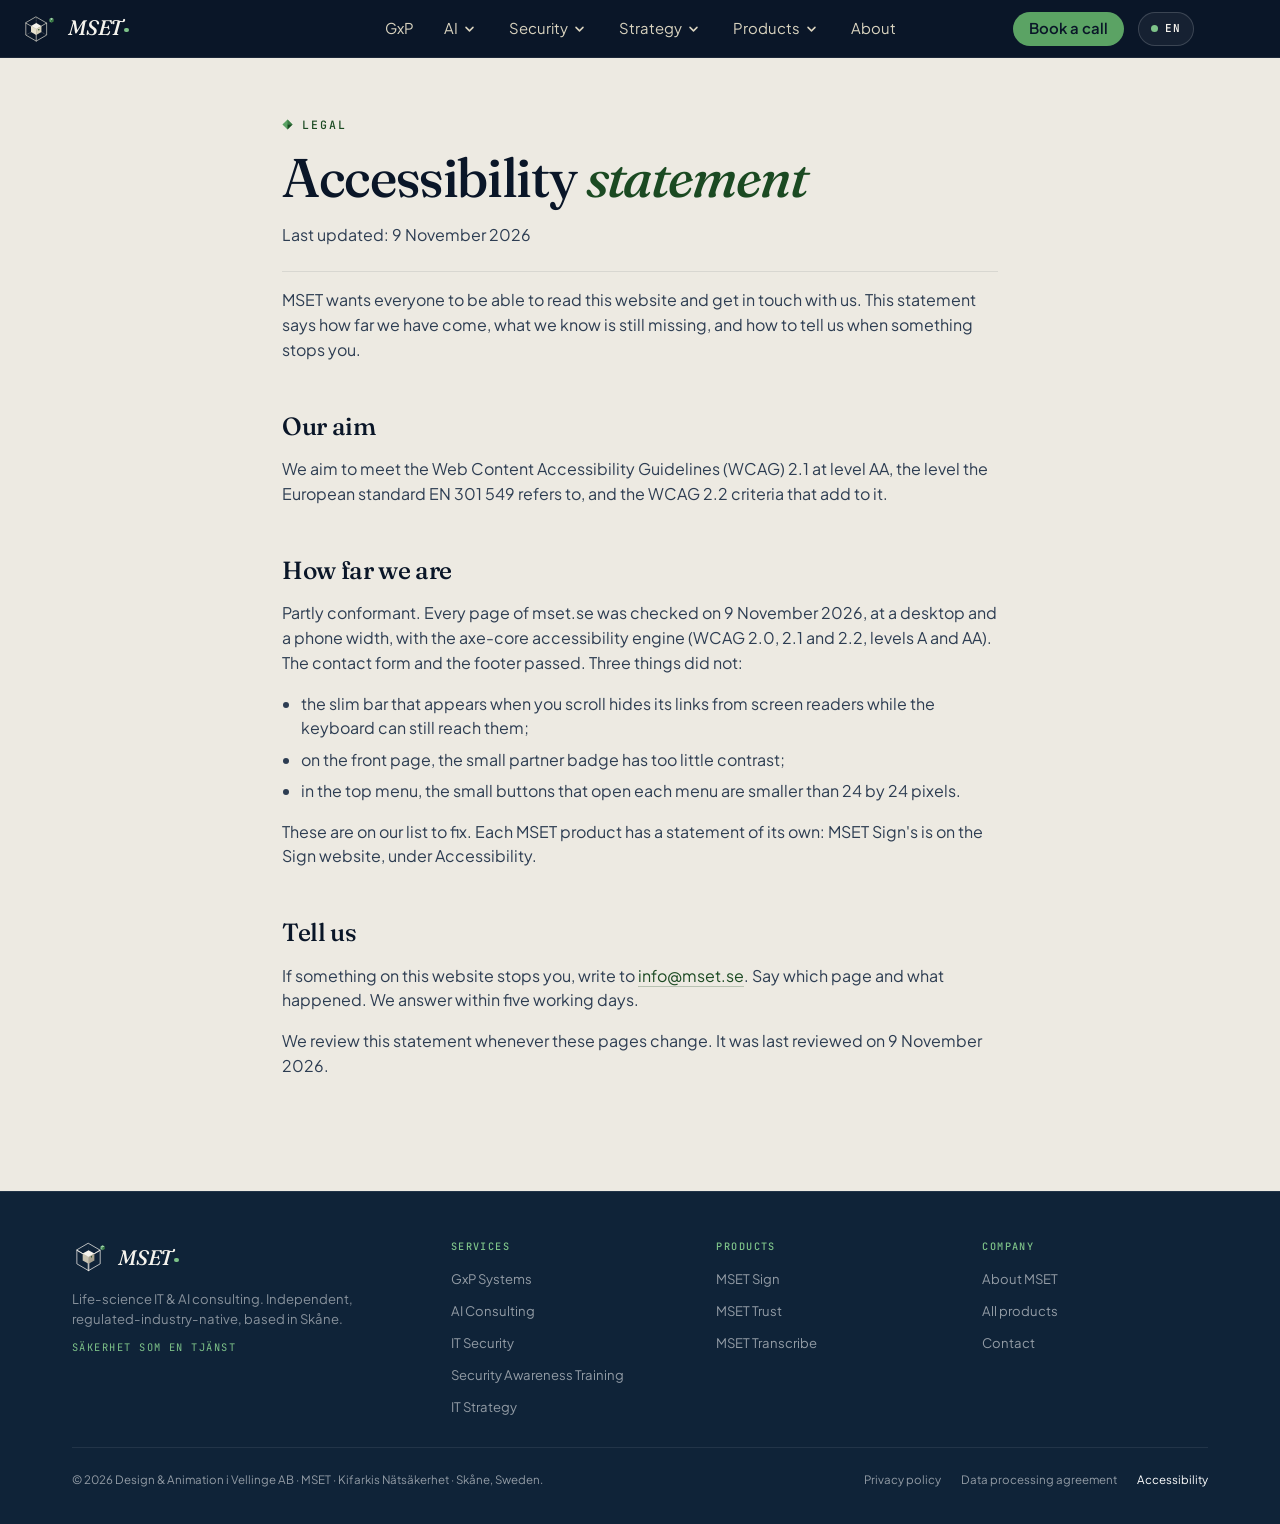
<file: accessibility.html>
<!DOCTYPE html>

<html lang="en">
<head>
<meta charset="utf-8"/>
<meta content="default-src 'self'; script-src 'self' 'unsafe-inline'; style-src 'self' 'unsafe-inline'; font-src 'self'; img-src 'self' data: https://mset.goatcounter.com; connect-src 'self' https://mset.goatcounter.com; form-action 'self'; object-src 'none'; base-uri 'self'" http-equiv="Content-Security-Policy"/>
<meta content="strict-origin-when-cross-origin" name="referrer"/>
<meta content="width=device-width, initial-scale=1.0" name="viewport"/>
<link href="favicon.svg?v=2" rel="icon" type="image/svg+xml"/>
<link href="favicon-32.png?v=2" rel="icon" sizes="32x32" type="image/png"/>
<link href="favicon-16.png?v=2" rel="icon" sizes="16x16" type="image/png"/>
<link href="favicon-192.png?v=2" rel="apple-touch-icon" sizes="192x192"/>
<link href="favicon.ico?v=2" rel="alternate icon"/>
<title data-i18n="title.a11y">Accessibility statement — MSET</title>
<meta content="How accessible mset.se is, what we know is still missing, and how to tell us when something stops you." name="description"/>
<link href="https://mset.se/accessibility" rel="canonical"/>
<link as="font" crossorigin="" href="/fonts/plus-jakarta-sans-latin-wght-normal.woff2" rel="preload" type="font/woff2"/>
<link href="/fonts/fonts.css" rel="stylesheet"/>
<style>

:root{
  --ink:#0A1628; --ink-2:#0F2338; --ink-3:#16304A; --ink-4:#1E3A55; --ink-5:#2A4A6A;
  --sage-50:#F5F3ED; --sage-100:#ECE8DB; --sage-200:#D9D3BF;
  --forest:#1B4A22; --forest-2:#0F3414; --forest-light:#2E6E38;
  --emerald:#5BA364; --emerald-bright:#7EC389; --emerald-glow:#9BD7A4; --emerald-deep:#3B7D44;
  --muted:#556a82; --muted-2:#6a7f96;
  --danger:#C04040; --warn:#D97B2B;
  --border:rgba(10,22,40,.09); --border-2:rgba(10,22,40,.14);
  --shadow-sm:0 1px 2px rgba(10,22,40,.04), 0 2px 8px rgba(10,22,40,.04);
  --shadow-md:0 4px 16px rgba(10,22,40,.06), 0 12px 32px rgba(10,22,40,.05);
  --shadow-lg:0 10px 40px rgba(10,22,40,.10), 0 30px 60px rgba(10,22,40,.08);
  --font-display:"Fraunces", Georgia, serif;
  --font-body:"Plus Jakarta Sans", -apple-system, system-ui, sans-serif;
  --font-mono:"JetBrains Mono", ui-monospace, monospace;
}
*,*::before,*::after{box-sizing:border-box}
html{scroll-behavior:smooth}
body{
  margin:0;
  font-family:var(--font-body);
  background:var(--sage-50);
  color:var(--ink);
  line-height:1.55;
  -webkit-font-smoothing:antialiased;
  -moz-osx-font-smoothing:grayscale;
}
img,svg{display:block;max-width:100%}
a{color:inherit;text-decoration:none}
button{font:inherit;cursor:pointer;border:none;background:none}

.wordmark{
  font-family:var(--font-display);font-style:italic;font-weight:500;
  font-size:1.45rem;line-height:.9;letter-spacing:-.01em;color:var(--sage-50);
}

.site-nav{
  position:fixed;top:0;left:0;right:0;z-index:100;
  background:#0A1628;
  border-bottom:1px solid rgba(255,255,255,.06);
  transition:background .2s;
}
.site-nav.scrolled{background:#0A1628}
.nav-inner{
  max-width:1280px;margin:0 auto;padding:.85rem 2rem;
  display:flex;align-items:center;justify-content:space-between;gap:2rem;
}
.nav-logo{display:flex;align-items:center;gap:.75rem}
.nav-logo .mark{width:44px;height:38px}
.nav-logo .wordmark{
  font-family:var(--font-display);font-style:italic;font-weight:500;
  font-size:1.45rem;line-height:.9;letter-spacing:-.01em;color:var(--sage-50);
}
.nav-logo .dot{
  display:inline-block;width:.22em;height:.22em;
  background:var(--emerald-bright);border-radius:50%;
  vertical-align:.14em;margin-left:.08em;
}
.nav-links{display:flex;align-items:center;gap:2rem;list-style:none;margin:0;padding:0}
.nav-links a{
  font-size:.8rem;font-weight:500;
  color:rgba(255,255,255,.68);letter-spacing:.005em;
  transition:color .2s;
}
.nav-links a:hover{color:var(--emerald-bright)}
.nav-cta{
  padding:.55rem 1.15rem;background:var(--emerald);
  color:var(--ink)!important;border-radius:999px;
  font-weight:600!important;transition:all .2s;
  font-size:.85rem;
}
.nav-cta:hover{background:var(--emerald-bright);transform:translateY(-1px)}

.nav-hamburger{
  display:none;width:40px;height:40px;
  flex-direction:column;justify-content:center;align-items:center;gap:5px;
  background:transparent;
}
.nav-hamburger span{
  width:22px;height:2px;background:#fff;border-radius:2px;
  transition:all .3s ease;
}
.nav-hamburger.open span:nth-child(1){transform:translateY(7px) rotate(45deg)}
.nav-hamburger.open span:nth-child(2){opacity:0}
.nav-hamburger.open span:nth-child(3){transform:translateY(-7px) rotate(-45deg)}

.mobile-menu{
  display:none;position:fixed;top:62px;left:0;right:0;
  background:rgba(10,22,40,.98);
  backdrop-filter:blur(14px);
  border-bottom:1px solid rgba(255,255,255,.06);
  z-index:99;padding:1.25rem 1.5rem;
  flex-direction:column;
  max-height:calc(100vh - 62px);
  overflow-y:auto;
  -webkit-overflow-scrolling:touch;
  overscroll-behavior:contain;
  opacity:0;transform:translateY(-8px);
  transition:opacity .25s ease, transform .25s ease;
}
.mobile-menu.open{display:flex;opacity:1;transform:translateY(0)}
.mobile-menu a{
  color:rgba(255,255,255,.8);font-size:1rem;font-weight:500;
  padding:.85rem 0;border-bottom:1px solid rgba(255,255,255,.06);
}
.mobile-menu a:last-child{border-bottom:none;margin-top:.5rem}
.mobile-menu .nav-cta{text-align:center;margin-top:.75rem}

.policy{
  max-width:780px;margin:0 auto;padding:7rem 2rem 6rem;
}
.policy a{color:var(--forest);border-bottom:1px solid rgba(27,74,34,.25);transition:color .2s,border-color .2s}
.policy a:hover{color:var(--emerald);border-bottom-color:var(--emerald)}
.eyebrow{
  font-family:var(--font-mono);font-size:.72rem;letter-spacing:.18em;
  text-transform:uppercase;color:var(--forest);font-weight:500;
  margin:0 0 1rem;display:block;
}
.policy h1{
  font-family:var(--font-display);font-weight:500;font-size:clamp(2.2rem,4.5vw,3.4rem);
  line-height:1.05;letter-spacing:-.025em;color:var(--ink);margin:0 0 1rem;
}
.policy h1 em{font-style:italic;color:var(--forest)}
.updated{
  color:var(--muted);font-size:.88rem;margin:0 0 3rem;
  padding-bottom:1.5rem;border-bottom:1px solid var(--border);
}
.policy h2{
  font-family:var(--font-display);font-weight:500;font-size:1.55rem;
  letter-spacing:-.015em;color:var(--ink);margin:2.75rem 0 .75rem;
}
.policy h3{
  font-family:var(--font-body);font-weight:600;font-size:1.05rem;
  color:var(--ink);margin:1.5rem 0 .5rem;
}
.policy p{color:#2d3d52;margin:0 0 1rem;font-size:1rem}
.policy ul{padding-left:1.2rem;margin:0 0 1rem}
.policy li{margin-bottom:.4rem;color:#2d3d52}
.policy strong{color:var(--ink);font-weight:600}
.lede{font-size:1.08rem;color:#445870;margin-bottom:2rem}
.callout{
  background:#fff;border:1px solid var(--border);border-radius:12px;
  padding:1.25rem 1.4rem;margin:1.5rem 0;
}
.callout p:last-child{margin-bottom:0}
.contact-box{
  background:var(--ink);color:var(--sage-50);padding:2rem;border-radius:14px;margin:2.5rem 0;
}
.contact-box h2{color:var(--sage-50);margin-top:0}
.contact-box p{color:rgba(245,243,237,.8)}
.contact-box a{color:var(--emerald-bright);border-bottom:1px solid rgba(126,195,137,.4)}
.contact-box a:hover{color:#fff;border-color:#fff}


















@media (max-width:980px){
  .footer-grid{grid-template-columns:1fr 1fr;gap:2rem 1.5rem}


  .nav-hamburger{display:flex}
  .nav-links{display:none}
  .nav-inner{padding:.75rem 1.25rem}
}
@media (max-width:600px){
  .policy{padding:6rem 1.25rem 4rem}



}

.i18n > [lang]{display:none}
body[data-lang="en"] .i18n > [lang="en"],
body[data-lang="sv"] .i18n > [lang="sv"],
body[data-lang="da"] .i18n > [lang="da"]{display:inline}
.i18n-block > [lang]{display:none}
body[data-lang="en"] .i18n-block > [lang="en"],
body[data-lang="sv"] .i18n-block > [lang="sv"],
body[data-lang="da"] .i18n-block > [lang="da"]{display:block}

.nav-links{position:relative}
.nav-links > li{position:relative}

.nav-links .has-deep{
  display:inline-flex;align-items:center;gap:.25rem;
  padding:.35rem 0;margin:-.35rem 0;
  cursor:default;
}
.nav-links .has-deep > a{padding:.1rem 0}
.nav-links .has-deep[data-deep="ai"] > a{display:inline-block;min-width:24px;text-align:right;margin-left:-10px}
.deep-toggle{
  width:24px;height:24px;
  display:inline-flex;align-items:center;justify-content:center;
  color:rgba(255,255,255,.5);border-radius:3px;padding:0;
  margin:-3px -3px -3px -4px;background:transparent;border:none;cursor:pointer;
  transition:color .2s var(--ease,cubic-bezier(.16,1,.3,1)),transform .25s var(--ease,cubic-bezier(.16,1,.3,1));
}
.deep-toggle:hover,.deep-toggle:focus-visible{color:var(--emerald-bright);outline:none}
.deep-toggle:focus-visible{outline:2px solid var(--emerald-bright);outline-offset:1px}
.deep-toggle svg{
  width:10px;height:10px;
  transition:transform .25s var(--ease,cubic-bezier(.16,1,.3,1));
}
.has-deep.open .deep-toggle{color:var(--emerald-bright)}
.has-deep.open .deep-toggle svg{transform:rotate(180deg)}

.deep-card{
  position:absolute;top:calc(100% + .85rem);left:50%;
  transform:translateX(-50%) translateY(-8px);
  width:340px;background:#fff;
  border:1px solid rgba(10,22,40,.1);border-radius:12px;
  box-shadow:0 10px 24px rgba(10,22,40,.12),0 2px 6px rgba(10,22,40,.06);
  padding:.5rem;opacity:0;visibility:hidden;pointer-events:none;
  transition:opacity .22s var(--ease,cubic-bezier(.16,1,.3,1)),transform .28s var(--ease,cubic-bezier(.16,1,.3,1)),visibility .22s;
  z-index:101;
}
.deep-card::before{
  content:"";position:absolute;top:0;left:24px;right:24px;height:2px;
  background:linear-gradient(90deg,transparent 0%,var(--emerald) 20%,var(--emerald-bright) 50%,var(--emerald) 80%,transparent 100%);
  border-radius:0 0 2px 2px;
}
.deep-card::after{
  content:"";position:absolute;top:-7px;left:50%;
  transform:translateX(-50%) rotate(45deg);
  width:12px;height:12px;background:#fff;
  border-left:1px solid rgba(10,22,40,.1);border-top:1px solid rgba(10,22,40,.1);
}
.has-deep.open .deep-card{
  opacity:1;visibility:visible;pointer-events:auto;
  transform:translateX(-50%) translateY(0);
}

.deep-row{
  display:block;padding:.85rem 1rem;border-radius:8px;
  transition:background .18s var(--ease,cubic-bezier(.16,1,.3,1));
}
.deep-row + .deep-row{margin-top:.2rem}
.deep-row:hover,.deep-row:focus-visible{background:var(--sage-50);outline:none}
.deep-row-label{
  font-family:var(--f-display,'Fraunces',Georgia,serif);font-style:italic;
  font-size:1rem;font-weight:500;color:var(--ink);
  display:flex;align-items:center;gap:.4rem;margin-bottom:.18rem;
}
.deep-row-label .arrow{
  display:inline-block;font-size:.85em;color:var(--emerald);
  transition:transform .2s var(--ease,cubic-bezier(.16,1,.3,1));
}
.deep-row:hover .deep-row-label .arrow{transform:translateX(3px)}
.deep-row-desc{
  font-family:var(--f-body,'Plus Jakarta Sans',sans-serif);
  font-size:.76rem;line-height:1.45;color:var(--muted);font-style:normal;
}
.deep-row.primary .deep-row-label::before{
  content:"";width:5px;height:5px;border-radius:50%;
  background:var(--emerald);display:inline-block;flex-shrink:0;
}

.lang-switch{position:relative;margin-left:.5rem;display:inline-flex;align-items:center}
.lang-pill{
  display:inline-flex;align-items:center;gap:.35rem;
  background:rgba(255,255,255,.06);border:1px solid rgba(255,255,255,.1);
  border-radius:999px;padding:.35rem .72rem .35rem .8rem;
  font-family:var(--f-mono,'JetBrains Mono',ui-monospace,monospace);
  font-size:.68rem;font-weight:600;letter-spacing:.1em;text-transform:uppercase;
  color:rgba(255,255,255,.85);cursor:pointer;
  transition:all .2s var(--ease,cubic-bezier(.16,1,.3,1));
}
.lang-pill:hover,.lang-pill:focus-visible{
  background:rgba(255,255,255,.1);border-color:rgba(126,195,137,.3);
  color:#fff;outline:none;
}
.lang-pill .chevron{
  width:8px;height:8px;opacity:.7;
  transition:transform .25s var(--ease,cubic-bezier(.16,1,.3,1));
}
.lang-switch.open .lang-pill .chevron{transform:rotate(180deg)}
.lang-pill .dot{
  width:5px;height:5px;border-radius:50%;
  background:var(--emerald-bright);display:inline-block;
}

.lang-pop{
  position:absolute;top:calc(100% + .75rem);right:0;
  min-width:220px;background:#fff;
  border:1px solid rgba(10,22,40,.1);border-radius:12px;
  box-shadow:0 10px 24px rgba(10,22,40,.12),0 2px 6px rgba(10,22,40,.06);
  padding:1.2rem 1.3rem 1.1rem;
  opacity:0;visibility:hidden;pointer-events:none;
  transform:translateY(-6px) scale(.97);transform-origin:top right;
  transition:opacity .22s var(--ease,cubic-bezier(.16,1,.3,1)),transform .28s var(--ease,cubic-bezier(.16,1,.3,1)),visibility .22s;
  z-index:101;
}
.lang-pop::after{
  content:"";position:absolute;top:-7px;right:18px;
  width:12px;height:12px;background:#fff;transform:rotate(45deg);
  border-left:1px solid rgba(10,22,40,.1);border-top:1px solid rgba(10,22,40,.1);
}
.lang-switch.open .lang-pop{
  opacity:1;visibility:visible;pointer-events:auto;
  transform:translateY(0) scale(1);
}
.lang-pop-label{
  font-family:var(--f-mono,'JetBrains Mono',ui-monospace,monospace);
  font-size:.55rem;font-weight:600;letter-spacing:.18em;
  text-transform:uppercase;color:var(--muted);margin-bottom:.75rem;
}
.lang-pop ul{display:flex;flex-direction:column;gap:.1rem;list-style:none;padding:0;margin:0}
.lang-pop button{
  display:flex;align-items:center;justify-content:space-between;gap:1rem;
  width:100%;padding:.55rem .6rem;border-radius:6px;text-align:left;
  background:transparent;border:none;cursor:pointer;font:inherit;
  transition:background .18s var(--ease,cubic-bezier(.16,1,.3,1));
}
.lang-pop button:hover,.lang-pop button:focus-visible{background:var(--sage-50);outline:none}
.lang-pop .native{
  font-family:var(--f-display,'Fraunces',Georgia,serif);font-style:italic;
  font-size:1.15rem;font-weight:400;color:var(--ink);letter-spacing:-.005em;
}
.lang-pop .code{
  font-family:var(--f-mono,'JetBrains Mono',ui-monospace,monospace);
  font-size:.62rem;font-weight:600;letter-spacing:.14em;
  color:var(--muted);text-transform:uppercase;
}
.lang-pop button[aria-pressed="true"] .native{color:var(--forest)}
.lang-pop button[aria-pressed="true"] .native::after{
  content:"";display:inline-block;width:6px;height:6px;border-radius:50%;
  background:var(--emerald);margin-left:.5rem;vertical-align:middle;
}
.lang-pop button[aria-pressed="true"] .code{color:var(--forest)}

@media (max-width:980px){
  .lang-switch{display:none}
  .mobile-menu .lang-switch{display:block;margin-top:1rem;position:static}
  .mobile-menu .lang-pop{
    position:static;opacity:1;visibility:visible;pointer-events:auto;
    transform:none;box-shadow:none;padding:1rem 0 0;
    background:transparent;border:none;border-top:1px solid rgba(255,255,255,.08);
  }
  .mobile-menu .lang-pop::after{display:none}
  .mobile-menu .lang-pop .native{color:rgba(255,255,255,.85)}
  .mobile-menu .lang-pop .code{color:rgba(255,255,255,.5)}
  .mobile-menu .lang-pop-label{color:rgba(255,255,255,.62)}
  .mobile-menu .lang-pop button:hover{background:rgba(255,255,255,.05)}
  .mobile-menu .lang-pop button[aria-pressed="true"] .native{color:var(--emerald-glow)}
  .mobile-menu .lang-pop button[aria-pressed="true"] .code{color:var(--emerald-bright)}
  .mobile-menu .deep-child{
    padding-left:1.2rem;font-size:.88rem;color:rgba(255,255,255,.6);
    border-bottom:1px solid rgba(255,255,255,.04)!important;
  }
  .mobile-menu .deep-child::before{content:"→ ";color:var(--emerald-bright)}
}


.courtesy-banner{
  display:none;
  margin:1.5rem 0 2rem;
  padding:1rem 1.25rem;
  background:rgba(217,123,43,.08);
  border-left:3px solid var(--warn);
  border-radius:6px;
  font-size:.85rem;line-height:1.55;
  color:var(--muted);
}
body[data-lang="sv"] .courtesy-banner,
body[data-lang="da"] .courtesy-banner{display:block}


body {
  font-feature-settings: "onum" 1, "liga" 1, "kern" 1;
}
h1, h2, h3, h4,
.stat, .stat-num, .big-number,
.kpi-value, .reel, .scare-num,
.threat-pct, .threat-bar,
.phase-dur, .eng-duration, .eng-num, .gov-num,
.m-stat-num {
  font-feature-settings: "lnum" 1, "liga" 1, "kern" 1;
}
.eyebrow, .mono, .scare-label, .scare-meta,
.nav-links .lang-pill, .lang-pop .code,
.dash-title, .chart-title, .kpi-label,
.eng-duration, .arch-label {
  font-feature-settings: "lnum" 1;
}

abbr {
  font-variant-caps: all-small-caps;
  font-feature-settings: "smcp" 1, "c2sc" 1, "lnum" 1;
  letter-spacing: .05em;
  text-decoration: none;
}

.eyebrow {
  display: inline-flex;
  align-items: center;
  gap: .55rem;
}
.eyebrow::before {
  content: "";
  display: inline-block;
  width: 11px;
  height: 11px;
  flex-shrink: 0;
  background-image: url("data:image/svg+xml;utf8,<svg xmlns='http://www.w3.org/2000/svg' viewBox='0 0 12 12'><path d='M6 0.5 L11.5 6 L6 11.5 L0.5 6 Z' fill='%235BA364'/><path d='M6 0.5 L11.5 6 L6 6 Z' fill='%233B7D44'/><path d='M6 6 L11.5 6 L6 11.5 Z' fill='%231B4A22'/></svg>");
  background-size: contain;
  background-repeat: no-repeat;
  background-position: center;
}
.hero .eyebrow::before,
.rollout .eyebrow::before,
.scare-strip .eyebrow::before,
.dark-section .eyebrow::before,
.problem .eyebrow::before,
.final-cta .eyebrow::before {
  background-image: url("data:image/svg+xml;utf8,<svg xmlns='http://www.w3.org/2000/svg' viewBox='0 0 12 12'><path d='M6 0.5 L11.5 6 L6 11.5 L0.5 6 Z' fill='%237EC389'/><path d='M6 0.5 L11.5 6 L6 6 Z' fill='%239BD7A4'/><path d='M6 6 L11.5 6 L6 11.5 Z' fill='%235BA364'/></svg>");
}

.section-mark {
  display: inline-flex;
  align-items: center;
  justify-content: center;
  gap: .9rem;
  padding: .45rem 1.2rem;
  background: rgba(245,243,237,.92);
  backdrop-filter: blur(4px);
  -webkit-backdrop-filter: blur(4px);
  border-radius: 999px;
  box-shadow: 0 0 6px rgba(10,22,40,.1), 0 0 0 1px rgba(10,22,40,.04);
  position: relative;
  z-index: 2;
}
.section-mark-wrap {
  position: relative;
  height: 0;
  display: flex;
  justify-content: center;
  pointer-events: none;
  z-index: 3;
}
.section-mark-wrap .section-mark {
  position: absolute;
  top: 0;
  left: 50%;
  transform: translate(-50%, -50%);
  pointer-events: auto;
}

.section-mark::before,
.section-mark::after {
  content: "";
  width: 56px;
  max-width: 56px;
  flex: 0 0 56px;
  height: 1px;
  background: linear-gradient(90deg, transparent, rgba(27,74,34,.3), rgba(27,74,34,.42));
}
.section-mark::after {
  background: linear-gradient(90deg, rgba(27,74,34,.42), rgba(27,74,34,.3), transparent);
}
.section-mark .mark {
  width: 13px;
  height: 13px;
  flex-shrink: 0;
  background-image: url("data:image/svg+xml;utf8,<svg xmlns='http://www.w3.org/2000/svg' viewBox='0 0 12 12'><path d='M6 0.5 L11.5 6 L6 11.5 L0.5 6 Z' fill='%235BA364' opacity='.55'/><path d='M6 0.5 L11.5 6 L6 6 Z' fill='%233B7D44' opacity='.55'/><path d='M6 6 L11.5 6 L6 11.5 Z' fill='%231B4A22' opacity='.55'/></svg>");
  background-size: contain;
  background-repeat: no-repeat;
}
.section-mark-wrap.dark .section-mark::before,
.section-mark-wrap.dark .section-mark::after {
  background: linear-gradient(90deg, transparent, rgba(255,255,255,.08), rgba(255,255,255,.14));
}
.section-mark-wrap.dark .section-mark::after {
  background: linear-gradient(90deg, rgba(255,255,255,.14), rgba(255,255,255,.08), transparent);
}
.section-mark-wrap.dark .section-mark .mark {
  background-image: url("data:image/svg+xml;utf8,<svg xmlns='http://www.w3.org/2000/svg' viewBox='0 0 12 12'><path d='M6 0.5 L11.5 6 L6 11.5 L0.5 6 Z' fill='%237EC389' opacity='.55'/><path d='M6 0.5 L11.5 6 L6 6 Z' fill='%239BD7A4' opacity='.55'/><path d='M6 6 L11.5 6 L6 11.5 Z' fill='%235BA364' opacity='.55'/></svg>");
}

.use-list li::before,
.eng-deliverables li::before,
.comp-list li::before,
.report-meta li::before {
  content: "—" !important;
  position: absolute !important;
  left: 0 !important;
  top: 0 !important;
  width: 1rem !important;
  height: auto !important;
  color: var(--emerald) !important;
  font-weight: 500 !important;
  font-family: var(--font-body, inherit) !important;
  border: none !important;
  background: transparent !important;
  transform: none !important;
}
.use-list li,
.eng-deliverables li,
.comp-list li,
.report-meta li {
  padding-left: 1.3rem !important;
}

.final-cta::after {
  content: "";
  position: absolute;
  top: 50%;
  right: -60px;
  transform: translateY(-50%);
  width: 340px;
  height: 300px;
  background-image: url("data:image/svg+xml;utf8,<svg xmlns='http://www.w3.org/2000/svg' viewBox='0 0 72 62'><g fill='none' stroke='%23F5F3ED' stroke-linecap='round' stroke-linejoin='round' stroke-width='1.5'><path d='M34,2 L58,16 L34,30 L10,16 Z'/><path d='M34,30 L58,16 L58,44 L34,58 Z'/><path d='M34,30 L10,16 L10,44 L34,58 Z'/></g><path d='M34,16 L46,23 L34,30 L22,23 Z' fill='%23F5F3ED'/><path d='M34,30 L22,23 L22,37 L34,44 Z' fill='%23C9C3B1'/><path d='M34,30 L46,23 L46,37 L34,44 Z' fill='%23A8A290'/><circle cx='40' cy='29' fill='%231B4A22' r='1.2'/><path d='M63,6 L67.3,8.5 L63,11 L58.7,8.5 Z' fill='%239BD7A4'/><path d='M63,11 L58.7,8.5 L58.7,13.5 L63,16 Z' fill='%237EC389'/><path d='M63,11 L67.3,8.5 L67.3,13.5 L63,16 Z' fill='%233B7D44'/></svg>");
  background-size: contain;
  background-repeat: no-repeat;
  background-position: center;
  opacity: .05;
  pointer-events: none;
  z-index: 1;
}
.final-cta-inner {
  position: relative;
  z-index: 2;
}
@media (max-width: 760px) {
  .final-cta::after {
    width: 240px;
    height: 210px;
    right: -80px;
    opacity: .04;
  }
}


.field-note {
  margin: 1.8rem 0;
  padding: 0 0 0 1.2rem;
  border-left: 1.5px solid var(--emerald);
  max-width: 680px;
}
.field-note + .hero-ctas {
  margin-top: 2.4rem;
}
section:has(.field-note:last-child) {
  padding-bottom: 3rem;
}
.field-note-label {
  font-family: var(--font-mono);
  font-size: .58rem;
  font-weight: 700;
  letter-spacing: .16em;
  text-transform: uppercase;
  color: var(--forest);
  margin-right: .35rem;
  display: inline;
}
.field-note-dash {
  color: var(--emerald);
  font-weight: 500;
  margin: 0 .25rem 0 .1rem;
  display: inline;
}
.field-note-body {
  font-family: var(--font-display);
  font-style: italic;
  font-size: .97rem;
  line-height: 1.55;
  color: var(--ink);
  display: inline;
}
.rollout .field-note,
.final-cta .field-note,
.scare-strip .field-note {
  border-left-color: var(--emerald-bright);
}
.rollout .field-note-label,
.final-cta .field-note-label,
.scare-strip .field-note-label {
  color: var(--emerald-bright);
}
.rollout .field-note-dash,
.final-cta .field-note-dash,
.scare-strip .field-note-dash {
  color: var(--emerald-bright);
}
.rollout .field-note-body,
.final-cta .field-note-body,
.scare-strip .field-note-body {
  color: rgba(245,243,237,.85);
}

.policy h2[id],.contact-box{scroll-margin-top:96px}
.toc{background:var(--sage-100);border-radius:12px;padding:1.1rem 1.4rem;margin:1.5rem 0 2rem}
.toc-title{font-weight:600;color:var(--ink);margin:0 0 .5rem}
.toc ol{margin:0;padding-left:0;list-style:none;columns:2;column-gap:2rem}
.toc li{margin:0 0 .35rem;break-inside:avoid}
@media (max-width:640px){.toc ol{columns:1}}
html{overflow-x:clip}

nav.site-nav{height:58px;box-sizing:border-box;background:#0A1628;border-bottom:1px solid rgba(255,255,255,.08)}
nav.site-nav .nav-inner{max-width:none;height:100%;margin:0;padding:0 22px;gap:16px}
nav.site-nav .sb-brand{display:flex;align-items:center;gap:11px;color:var(--sage-50);text-decoration:none;line-height:1.5}
nav.site-nav .sb-brand svg{width:35px;height:35px;flex:none}
nav.site-nav .sb-brand .brand-wm{display:flex;align-items:baseline;gap:9px}
nav.site-nav .sb-brand .wordmark{font-family:'Fraunces',Georgia,serif;font-style:italic;font-weight:500;font-size:21px;letter-spacing:-.01em;color:var(--sage-50);line-height:1}
nav.site-nav .sb-brand .wordmark .dot{display:inline-block;width:.2em;height:.2em;background:var(--emerald-bright);border-radius:50%;vertical-align:.12em;margin-left:.06em}
nav.site-nav .sb-brand .tag{font-family:'JetBrains Mono',ui-monospace,monospace;font-size:10px;letter-spacing:.22em;text-transform:uppercase;color:rgba(255,255,255,.42);padding-bottom:1px}
nav.site-nav .nav-links{gap:30px;margin-left:auto}
nav.site-nav .nav-links a{color:var(--sage-200);font-size:.93rem;font-weight:400;letter-spacing:0}
nav.site-nav .nav-links a:hover{color:var(--emerald-bright)}
nav.site-nav .deep-toggle{color:var(--sage-200)}
nav.site-nav .nav-links a.nav-cta{display:inline-flex;align-items:center;height:34px;padding:0 16px;font-size:.93rem;font-weight:600;color:var(--ink)!important}
nav.site-nav .nav-links > li:last-child{margin-left:-14px}
nav.site-nav .lang-switch{margin-left:0}
nav.site-nav .lang-pill{gap:7px;height:34px;padding:0 12px;border-radius:999px;border:1px solid rgba(255,255,255,.16);background:rgba(255,255,255,.05);color:var(--sage-50);font:600 11px/1 'JetBrains Mono',ui-monospace,monospace;letter-spacing:.08em}
nav.site-nav .lang-pill:hover{background:rgba(255,255,255,.1);border-color:rgba(255,255,255,.16)}
nav.site-nav .lang-pill .dot{width:7px;height:7px}
nav.site-nav .lang-pill .chevron{display:none}
nav.site-nav .acct-slot{width:34px;height:34px;flex:none;margin-left:14px}
.mobile-menu{top:58px}
@media (max-width:960px){
  nav.site-nav .nav-inner{padding:0 22px}
  nav.site-nav .acct-slot{display:none}
}
body{background:#EDEAE2}

</style>
<style id="nav-2026-10">
nav.site-nav .nav-inner{position:relative}
nav.site-nav .nav-links > li:last-child{margin-left:0}
nav.site-nav .nav-actions{margin:0 0 0 auto;display:flex;align-items:center;gap:14px;list-style:none;padding:0}
nav.site-nav .nav-actions a.nav-cta{display:inline-flex;align-items:center;height:34px;padding:0 16px;font-size:.93rem;font-weight:600;color:var(--ink)!important;text-decoration:none}
@media (min-width:1180px){nav.site-nav .nav-links{position:absolute;left:50%;top:50%;transform:translate(-50%,-50%);margin:0!important}}
@media (max-width:980px){nav.site-nav .nav-actions{display:none}}
.deep-card.deep-wide{width:380px}
.soon{display:inline-block;margin-left:6px;font:600 9.5px/1.7 'JetBrains Mono',ui-monospace,monospace;letter-spacing:.06em;text-transform:uppercase;background:#E3EEE4;color:#1B4A22;border-radius:999px;padding:0 8px;vertical-align:1px}
</style>
<link href="/shell.css" rel="stylesheet"/>
</head>
<body data-lang="en">
<svg aria-hidden="true" height="0" style="position:absolute" width="0">
<defs>
<symbol id="logo-vault-dark" viewbox="0 0 72 62">
<g fill="none" opacity=".25" stroke="#F5F3ED" stroke-dasharray="1.2 1.4" stroke-width=".5">
<line x1="34" x2="34" y1="2" y2="30"></line>
<line x1="58" x2="34" y1="44" y2="30"></line>
<line x1="10" x2="34" y1="44" y2="30"></line>
</g>
<g fill="none" stroke="#F5F3ED" stroke-linecap="round" stroke-linejoin="round" stroke-width="1.5">
<path d="M34,2 L58,16 L34,30 L10,16 Z"></path>
<path d="M34,30 L58,16 L58,44 L34,58 Z"></path>
<path d="M34,30 L10,16 L10,44 L34,58 Z"></path>
</g>
<path d="M34,16 L46,23 L34,30 L22,23 Z" fill="#F5F3ED"></path>
<path d="M34,30 L22,23 L22,37 L34,44 Z" fill="#C9C3B1"></path>
<path d="M34,30 L46,23 L46,37 L34,44 Z" fill="#A8A290"></path>
<circle cx="40" cy="29" fill="#1B4A22" r="1.2"></circle>
<rect fill="#1B4A22" height="2.5" rx=".3" width="1" x="39.5" y="29.5"></rect>
<path d="M63,6 L67.3,8.5 L63,11 L58.7,8.5 Z" fill="#9BD7A4"></path>
<path d="M63,11 L58.7,8.5 L58.7,13.5 L63,16 Z" fill="#7EC389"></path>
<path d="M63,11 L67.3,8.5 L67.3,13.5 L63,16 Z" fill="#3B7D44"></path>
<line opacity=".7" stroke="#9BD7A4" stroke-dasharray=".8 .8" stroke-width=".6" x1="58.7" x2="58" y1="12" y2="16"></line>
</symbol>
<symbol id="chevron-down" viewBox="0 0 10 10">
<path d="M1.5 3.5 L5 7 L8.5 3.5" fill="none" stroke="currentColor" stroke-width="1.5" stroke-linecap="round" stroke-linejoin="round"/>
</symbol>
</defs>
</svg>
<nav class="site-nav" id="siteNav">
<div class="nav-inner">
<a aria-label="MSET — back to main site" data-i18n-aria="aria.main-site" class="sb-brand" href="/">
<svg viewBox="0 0 128 120" fill="none"><path d="M52 62 52 18M52 62 90.1 84M52 62 13.9 84" stroke="#ECE8DB" stroke-width="2" stroke-dasharray="3 4.5" stroke-linecap="round" opacity=".4"/><g stroke="#ECE8DB" stroke-width="2.4" stroke-linejoin="round" stroke-linecap="round"><polygon points="52,18 90.1,40 90.1,84 52,106 13.9,84 13.9,40"/><path d="M52 62 90.1 40M52 62 52 106M52 62 13.9 40"/></g><polygon points="52,40 71,51 52,62 33,51" fill="#F5F3ED"/><polygon points="33,51 52,62 52,84 33,73" fill="#E7E1CE"/><polygon points="52,62 71,51 71,73 52,84" fill="#D6CFB8"/><circle cx="61.5" cy="64.5" r="2.6" fill="#1B4A22"/><g stroke-linejoin="round"><polygon points="108,21 115.8,25.5 108,30 100.2,25.5" fill="#9BD7A4"/><polygon points="100.2,25.5 108,30 108,39 100.2,34.5" fill="#5BA364"/><polygon points="108,30 115.8,25.5 115.8,34.5 108,39" fill="#3B7D44"/></g></svg>
<span class="brand-wm"><span class="wordmark">MSET<span class="dot"></span></span><span class="tag" aria-hidden="true">&#8203;</span></span>
</a>
<ul class="nav-links">
<li><a data-i18n="nav.gxp" href="/#services">GxP</a></li>
<li class="has-deep" data-deep="ai">
<a data-i18n="nav.ai" href="/#ai">AI</a>
<button class="deep-toggle" type="button" aria-label="AI — show more" data-i18n-aria="aria.ai-more" aria-expanded="false" aria-controls="deep-ai">
<svg aria-hidden="true"><use href="#chevron-down"></use></svg>
</button>
<div class="deep-card" id="deep-ai" role="menu">
<a class="deep-row" href="/#ai" role="menuitem">
<div class="deep-row-label"><span data-i18n="nav.ai.overview">Overview</span></div>
<div class="deep-row-desc" data-i18n="nav.ai.desc">The 4 service cards on the homepage.</div>
</a>
<a class="deep-row primary" href="/ai" role="menuitem">
<div class="deep-row-label"><span data-i18n="nav.ai.deep">Deep dive</span> <span class="arrow">→</span></div>
<div class="deep-row-desc" data-i18n="nav.ai.deep-desc">Full AI Consulting page — 9 use cases, 3 architecture patterns, 7 governance docs.</div>
</a>
</div>
</li>
<li class="has-deep" data-deep="security">
<a data-i18n="nav.security" href="/#security">Security</a>
<button class="deep-toggle" type="button" aria-label="Security — show more" data-i18n-aria="aria.sec-more" aria-expanded="false" aria-controls="deep-security">
<svg aria-hidden="true"><use href="#chevron-down"></use></svg>
</button>
<div class="deep-card" id="deep-security" role="menu"><a class="deep-row" href="/#security" role="menuitem">
<div class="deep-row-label"><span data-i18n="nav.security.overview">Overview</span></div>
<div class="deep-row-desc" data-i18n="nav.security.desc">The IT security service cards on the homepage.</div>
</a>
<a class="deep-row primary" href="/sat" role="menuitem">
<div class="deep-row-label"><span data-i18n="nav.security.deep">Deep dive</span> <span class="arrow">→</span></div>
<div class="deep-row-desc" data-i18n="nav.security.deep-desc">Full Security Awareness Training page — phishing simulations, training programmes.</div>
</a>
</div>
</li>
<li class="has-deep" data-deep="strategy">
<a data-i18n="nav.strategy" href="/#strategy">Strategy</a>
<button class="deep-toggle" type="button" aria-label="Strategy — show more" data-i18n-aria="aria.str-more" aria-expanded="false" aria-controls="deep-strategy">
<svg aria-hidden="true"><use href="#chevron-down"></use></svg>
</button>
<div class="deep-card" id="deep-strategy" role="menu">
<a class="deep-row" href="/#strategy" role="menuitem">
<div class="deep-row-label"><span data-i18n="nav.strategy.overview">Overview</span></div>
<div class="deep-row-desc" data-i18n="nav.strategy.desc">The IT Strategy card on the homepage.</div>
</a>
<a class="deep-row primary" href="/strategy" role="menuitem">
<div class="deep-row-label"><span data-i18n="nav.strategy.deep">Deep dive</span> <span class="arrow">→</span></div>
<div class="deep-row-desc" data-i18n="nav.strategy.deep-desc">Full Strategy page — three stages (Assessment, Strategy &amp; Roadmap, Interim IT Director).</div>
</a>
</div>
</li>
<li class="has-deep" data-deep="products">
<a data-i18n="nav.products" href="/products">Products</a>
<button class="deep-toggle" type="button" aria-label="Products — show more" data-i18n-aria="aria.prod-more" aria-expanded="false" aria-controls="deep-products">
<svg aria-hidden="true"><use href="#chevron-down"></use></svg>
</button>
<div class="deep-card deep-wide" id="deep-products" role="menu">
<a class="deep-row" data-goatcounter-click="to-products-sign" data-goatcounter-title="To the sign product" href="/products#sign" role="menuitem">
<div class="deep-row-label"><span>MSET Sign</span></div>
<div class="deep-row-desc" data-i18n="nav.products.sign-desc">Electronic signatures for regulated work - SES, eID, QES and 21 CFR Part 11.</div>
</a>
<a class="deep-row" data-goatcounter-click="to-products-trust" data-goatcounter-title="To the trust product" href="/products#trust" role="menuitem">
<div class="deep-row-label"><span>MSET Trust</span> <span class="soon" data-i18n="nav.soon">Coming soon</span></div>
<div class="deep-row-desc" data-i18n="nav.products.trust-desc">A trust centre: your compliance status on the web, easy access for auditors.</div>
</a>
<a class="deep-row" data-goatcounter-click="to-products-transcribe" data-goatcounter-title="To the transcribe product" href="/products#transcribe" role="menuitem">
<div class="deep-row-label"><span>MSET Transcribe</span> <span class="soon" data-i18n="nav.soon">Coming soon</span></div>
<div class="deep-row-desc" data-i18n="nav.products.transcribe-desc">Meeting transcription, with summaries and actions to share.</div>
</a>
<a class="deep-row primary" href="/products" role="menuitem">
<div class="deep-row-label"><span data-i18n="nav.products.all">All products</span> <span class="arrow">→</span></div>
<div class="deep-row-desc" data-i18n="nav.products.all-desc">What each product does, and when it is released.</div>
</a>
</div>
</li>
<li><a data-i18n="nav.about" href="/#about">About</a></li>
</ul>
<ul class="nav-actions">
<li><a class="nav-cta" data-i18n="nav.cta" href="/#contact">Book a call</a></li>
<li>
<div class="lang-switch" id="langSwitch">
<button class="lang-pill" type="button" aria-haspopup="true" aria-expanded="false" aria-controls="langPop">
<span class="dot" aria-hidden="true"></span>
<span class="current-code">EN</span>
<svg class="chevron" aria-hidden="true"><use href="#chevron-down"></use></svg>
</button>
<div class="lang-pop" id="langPop" role="menu">
<div class="lang-pop-label" data-i18n="nav.lang-label">Language</div>
<ul>
<li><button type="button" data-lang="en" aria-pressed="true" role="menuitemradio"><span class="native">English</span><span class="code">EN</span></button></li>
<li><button type="button" data-lang="sv" aria-pressed="false" role="menuitemradio"><span class="native">Svenska</span><span class="code">SV</span></button></li>
<li><button type="button" data-lang="da" aria-pressed="false" role="menuitemradio"><span class="native">Dansk</span><span class="code">DA</span></button></li>
</ul>
</div>
</div>
</li>
</ul>
<span class="acct-slot" aria-hidden="true"></span>
<button aria-label="Menu" data-i18n-aria="aria.menu" class="nav-hamburger" id="hamburger">
<span></span><span></span><span></span>
</button>
</div>
</nav>
<div class="mobile-menu" id="mobileMenu">
<a data-i18n="nav.gxp" href="/#services">GxP</a>
<a data-i18n="nav.ai" href="/#ai">AI</a>
<a data-i18n="nav.ai.deep" class="deep-child" href="/ai">Deep dive: AI Consulting</a>
<a data-i18n="nav.security" href="/#security">Security</a>
<a data-i18n="nav.security.deep" class="deep-child" href="/sat">Deep dive: Security Awareness Training</a>
<a data-i18n="nav.strategy" href="/#strategy">Strategy</a>
<a data-i18n="nav.strategy.deep" class="deep-child" href="/strategy">Deep dive: Strategy</a>
<a data-i18n="nav.products" href="/products">Products</a>
<a data-i18n="nav.about" href="/#about">About</a>
<a class="nav-cta" data-i18n="nav.cta" href="/#contact">Book a call</a>

<div class="lang-switch" role="group" aria-label="Language" data-i18n-aria="aria.language">
<div class="lang-pop" id="langPopMobile">
<div class="lang-pop-label" data-i18n="nav.lang-label">Language</div>
<ul>
<li><button type="button" data-lang="en" aria-pressed="true"><span class="native">English</span><span class="code">EN</span></button></li>
<li><button type="button" data-lang="sv" aria-pressed="false"><span class="native">Svenska</span><span class="code">SV</span></button></li>
<li><button type="button" data-lang="da" aria-pressed="false"><span class="native">Dansk</span><span class="code">DA</span></button></li>
</ul>
</div>
</div>
</div>
<main class="policy">
<span class="eyebrow" data-i18n="privacy.eyebrow">Legal</span>
<h1><span data-i18n="a11y.h1.1">Accessibility</span> <em data-i18n="a11y.h1.2">statement</em></h1>
<p class="updated" data-i18n="a11y.updated">Last updated: 9 November 2026</p>
<p class="lede" data-i18n="a11y.lede">MSET wants everyone to be able to read this website and get in touch with us. This statement says how far we have come, what we know is still missing, and how to tell us when something stops you.</p>
<h2 id="aim" data-i18n="a11y.aim.h2">Our aim</h2>
<p data-i18n="a11y.aim.p">We aim to meet the Web Content Accessibility Guidelines (WCAG) 2.1 at level AA, the level the European standard EN 301 549 refers to, and the WCAG 2.2 criteria that add to it.</p>
<h2 id="status" data-i18n="a11y.status.h2">How far we are</h2>
<p data-i18n="a11y.status.p">Partly conformant. Every page of mset.se was checked on 9 November 2026, at a desktop and a phone width, with the axe-core accessibility engine (WCAG 2.0, 2.1 and 2.2, levels A and AA). The contact form and the footer passed. Three things did not:</p>
<ul>
<li data-i18n="a11y.gap.1">the slim bar that appears when you scroll hides its links from screen readers while the keyboard can still reach them;</li>
<li data-i18n="a11y.gap.2">on the front page, the small partner badge has too little contrast;</li>
<li data-i18n="a11y.gap.3">in the top menu, the small buttons that open each menu are smaller than 24 by 24 pixels.</li>
</ul>
<p data-i18n="a11y.status.p2">These are on our list to fix. Each MSET product has a statement of its own: MSET Sign's is on the Sign website, under Accessibility.</p>
<h2 id="tell" data-i18n="a11y.tell.h2">Tell us</h2>
<p><span data-i18n="a11y.tell.p.prefix">If something on this website stops you, write to</span> <a data-goatcounter-click="mail-info" data-goatcounter-title="Email info@mset.se" href="mailto:info@mset.se">info@mset.se</a><span data-i18n="a11y.tell.p.suffix">. Say which page and what happened. We answer within five working days.</span></p>
<p data-i18n="a11y.review">We review this statement whenever these pages change. It was last reviewed on 9 November 2026.</p>
</main>
<footer class="fs-foot">
<div class="fs-foot-inner">
<div class="fs-foot-grid">
<div class="fs-foot-brand">
<a aria-label="MSET — Kifarkis Nätsäkerhet" class="fs-brand" href="/"><svg aria-hidden="true" focusable="false" viewBox="0 0 72 62"><g fill="none" opacity=".25" stroke="#F5F3ED" stroke-dasharray="1.2 1.4" stroke-width=".5"><line x1="34" x2="34" y1="2" y2="30"/><line x1="58" x2="34" y1="44" y2="30"/><line x1="10" x2="34" y1="44" y2="30"/></g><g fill="none" stroke="#F5F3ED" stroke-linecap="round" stroke-linejoin="round" stroke-width="1.5"><path d="M34,2 L58,16 L34,30 L10,16 Z"/><path d="M34,30 L58,16 L58,44 L34,58 Z"/><path d="M34,30 L10,16 L10,44 L34,58 Z"/></g><path d="M34,16 L46,23 L34,30 L22,23 Z" fill="#F5F3ED"/><path d="M34,30 L22,23 L22,37 L34,44 Z" fill="#C9C3B1"/><path d="M34,30 L46,23 L46,37 L34,44 Z" fill="#A8A290"/><circle cx="40" cy="29" fill="#1B4A22" r="1.2"/><rect fill="#1B4A22" height="2.5" rx=".3" width="1" x="39.5" y="29.5"/><path d="M63,6 L67.3,8.5 L63,11 L58.7,8.5 Z" fill="#9BD7A4"/><path d="M63,11 L58.7,8.5 L58.7,13.5 L63,16 Z" fill="#7EC389"/><path d="M63,11 L67.3,8.5 L67.3,13.5 L63,16 Z" fill="#3B7D44"/><line opacity=".7" stroke="#9BD7A4" stroke-dasharray=".8 .8" stroke-width=".6" x1="58.7" x2="58" y1="12" y2="16"/></svg><span class="fs-wm"><span class="fs-word">MSET<span class="fs-dot"></span></span></span></a>
<p data-i18n="footer.brand.body">Life-science IT &amp; AI consulting. Independent, regulated-industry-native, based in Skåne.</p>
<span data-i18n="footer.tag" class="fs-tag">Säkerhet som en tjänst</span>
</div>
<div class="fs-foot-col">
<h2 data-i18n="footer.col1">Services</h2>
<ul><li><a data-i18n="footer.services.gxp" href="/#services">GxP Systems</a></li><li><a data-i18n="footer.services.ai" href="/ai">AI Consulting</a></li><li><a data-i18n="footer.services.sec" href="/#security">IT Security</a></li><li><a data-i18n="footer.services.sat" href="/sat">Security Awareness Training</a></li><li><a data-i18n="footer.services.strat" href="/strategy">IT Strategy</a></li></ul>
</div>
<div class="fs-foot-col">
<h2 data-i18n="footer.col.products">Products</h2>
<ul><li><a href="/products#sign">MSET Sign</a></li><li><a href="/products#trust">MSET Trust</a></li><li><a href="/products#transcribe">MSET Transcribe</a></li></ul>
</div>
<div class="fs-foot-col">
<h2 data-i18n="footer.col2">Company</h2>
<ul><li><a data-i18n="footer.about" href="/#about">About MSET</a></li><li><a data-i18n="footer.allproducts" href="/products">All products</a></li><li><a data-i18n="footer.contact" href="/#contact">Contact</a></li></ul>
</div>
</div>
<div class="fs-foot-bottom">
<p data-i18n="footer.copyright">© 2026 Design &amp; Animation i Vellinge AB · MSET · Kifarkis Nätsäkerhet · Skåne, Sweden.</p>
<nav aria-label="Legal"><a data-i18n="footer.privacy" href="/privacy">Privacy policy</a><a data-i18n="footer.dpa" href="/dpa">Data processing agreement</a><a data-i18n="footer.a11y" href="/accessibility" aria-current="page">Accessibility</a></nav>
</div>
</div>
</footer>
<script>
(function(){
  var nav = document.getElementById('siteNav');
  if(nav){
    window.addEventListener('scroll', function(){
      if(window.scrollY > 60) nav.classList.add('scrolled');
      else nav.classList.remove('scrolled');
    }, { passive:true });
  }
  var burger = document.getElementById('hamburger');
  var mobileMenu = document.getElementById('mobileMenu');
  if(burger && mobileMenu){
    burger.addEventListener('click', function(){
      burger.classList.toggle('open');
      mobileMenu.classList.toggle('open');
    });
  }
})();
</script>

<script src="translations.js"></script>
<script>
(function(){
  function getDict(){ return window.MSET_TRANSLATIONS || {}; }
  function apply(){
    var dict = getDict();
    var lang = document.body.getAttribute('data-lang') || 'en';
    document.querySelectorAll('[data-i18n-aria]').forEach(function(el){
      if (!el.hasAttribute('data-i18n-aria-en')) el.setAttribute('data-i18n-aria-en', el.getAttribute('aria-label') || '');
      var en = el.getAttribute('data-i18n-aria-en'), e = dict[el.getAttribute('data-i18n-aria')];
      el.setAttribute('aria-label', (lang !== 'en' && e && e[lang]) ? e[lang] : en);
    });
    document.querySelectorAll('[data-i18n]').forEach(function(el){
      var key = el.getAttribute('data-i18n');
      if (!el.hasAttribute('data-i18n-en')){
        var orig = Array.prototype.filter.call(el.childNodes, function(n){
          return n.nodeType === 3;
        }).map(function(n){ return n.nodeValue; }).join('').trim();
        if (!orig) orig = el.textContent.trim();
        el.setAttribute('data-i18n-en', orig);
      }
      if (lang === 'en'){
        var target = el.getAttribute('data-i18n-en');
        var replaced = false;
        for (var i=0; i<el.childNodes.length; i++){
          var n = el.childNodes[i];
          if (n.nodeType === 3 && n.nodeValue.trim()){
            n.nodeValue = (replaced ? '' : target);
            replaced = true;
          }
        }
        if (!replaced){ el.textContent = target; }
        return;
      }
      var entry = dict[key];
      if (!entry || !entry[lang]) return;
      var replaced = false;
      for (var i=0; i<el.childNodes.length; i++){
        var n = el.childNodes[i];
        if (n.nodeType === 3 && n.nodeValue.trim()){
          n.nodeValue = (replaced ? '' : entry[lang]);
          replaced = true;
        }
      }
      if (!replaced){ el.textContent = entry[lang]; }
    });
  }
  var mo = new MutationObserver(function(muts){
    muts.forEach(function(m){ if (m.attributeName === 'data-lang') apply(); });
  });
  mo.observe(document.body, { attributes: true });
  if (document.readyState === 'loading'){
    document.addEventListener('DOMContentLoaded', apply);
  } else { apply(); }
})();
</script>

<script>
(function(){
  var SUPPORTED = ['en','sv','da'];
  var STORAGE_KEY = 'mset_lang';
  var OPEN_DELAY = 140;
  var CLOSE_DELAY = 320;
  var supportsHover = window.matchMedia('(hover: hover) and (pointer: fine)').matches;

  function getInitialLang(){
    try {
      var hash = window.location.hash.replace('#','');
      if (SUPPORTED.indexOf(hash) !== -1) return hash;
      var params = new URLSearchParams(window.location.search);
      var q = params.get('lang');
      if (q && SUPPORTED.indexOf(q) !== -1) return q;
    } catch(e){}
    try {
      var stored = localStorage.getItem(STORAGE_KEY);
      if (stored && SUPPORTED.indexOf(stored) !== -1) return stored;
    } catch(e){}
    try {
      var nav = (navigator.language || 'en').slice(0,2).toLowerCase();
      if (SUPPORTED.indexOf(nav) !== -1) return nav;
    } catch(e){}
    return 'en';
  }

  function setLang(lang){
    if (SUPPORTED.indexOf(lang) === -1) lang = 'en';
    document.body.setAttribute('data-lang', lang);
    document.documentElement.setAttribute('lang', lang);
    try { localStorage.setItem(STORAGE_KEY, lang); } catch(e){}
    document.querySelectorAll('.lang-pop button[data-lang]').forEach(function(b){
      b.setAttribute('aria-pressed', b.dataset.lang === lang ? 'true' : 'false');
    });
    document.querySelectorAll('.current-code').forEach(function(el){
      el.textContent = lang.toUpperCase();
    });
    if (typeof window.__msetApplyI18n === 'function') window.__msetApplyI18n();
  }

  var deepItems = document.querySelectorAll('.nav-links .has-deep');
  var openTimers = new WeakMap();
  var closeTimers = new WeakMap();

  function openDeep(item){
    clearTimeout(closeTimers.get(item));
    deepItems.forEach(function(other){
      if (other !== item && other.classList.contains('open')) closeDeep(other);
    });
    closeLangPop();
    item.classList.add('open');
    var btn = item.querySelector('.deep-toggle');
    if (btn) btn.setAttribute('aria-expanded', 'true');
  }
  function closeDeep(item){
    clearTimeout(openTimers.get(item));
    item.classList.remove('open');
    var btn = item.querySelector('.deep-toggle');
    if (btn) btn.setAttribute('aria-expanded', 'false');
  }
  function closeAllDeeps(){ deepItems.forEach(closeDeep); }

  deepItems.forEach(function(item){
    var toggle = item.querySelector('.deep-toggle');
    if (supportsHover){
      item.addEventListener('mouseenter', function(){
        clearTimeout(closeTimers.get(item));
        openTimers.set(item, setTimeout(function(){ openDeep(item); }, OPEN_DELAY));
      });
      item.addEventListener('mouseleave', function(){
        clearTimeout(openTimers.get(item));
        closeTimers.set(item, setTimeout(function(){ closeDeep(item); }, CLOSE_DELAY));
      });
    }
    if (toggle){
      toggle.addEventListener('click', function(e){
        e.preventDefault();
        e.stopPropagation();
        if (item.classList.contains('open')) closeDeep(item);
        else openDeep(item);
      });
    }
  });

  var langSwitchDesktop = document.querySelector('#langSwitch');
  var langPill = langSwitchDesktop ? langSwitchDesktop.querySelector('.lang-pill') : null;
  var langOpenTimer, langCloseTimer;

  function openLangPop(){
    clearTimeout(langCloseTimer);
    if (!langSwitchDesktop) return;
    closeAllDeeps();
    langSwitchDesktop.classList.add('open');
    if (langPill) langPill.setAttribute('aria-expanded', 'true');
  }
  function closeLangPop(){
    clearTimeout(langOpenTimer);
    document.querySelectorAll('#langSwitch').forEach(function(ls){
      ls.classList.remove('open');
    });
    if (langPill) langPill.setAttribute('aria-expanded', 'false');
  }

  if (supportsHover && langSwitchDesktop){
    langSwitchDesktop.addEventListener('mouseenter', function(){
      clearTimeout(langCloseTimer);
      langOpenTimer = setTimeout(openLangPop, OPEN_DELAY);
    });
    langSwitchDesktop.addEventListener('mouseleave', function(){
      clearTimeout(langOpenTimer);
      langCloseTimer = setTimeout(closeLangPop, CLOSE_DELAY);
    });
  }
  if (langPill){
    langPill.addEventListener('click', function(e){
      e.stopPropagation();
      if (langSwitchDesktop.classList.contains('open')) closeLangPop();
      else openLangPop();
    });
  }

  document.querySelectorAll('.lang-pop button[data-lang]').forEach(function(btn){
    btn.addEventListener('click', function(e){
      e.stopPropagation();
      setLang(btn.dataset.lang);
      closeLangPop();
    });
  });

  document.addEventListener('click', function(e){
    if (!e.target.closest('.has-deep') && !e.target.closest('.lang-switch')){
      closeAllDeeps();
      closeLangPop();
    }
  });
  document.addEventListener('keydown', function(e){
    if (e.key === 'Escape'){ closeAllDeeps(); closeLangPop(); }
  });

  function init(){ setLang(getInitialLang()); }
  if (document.readyState === 'loading'){
    document.addEventListener('DOMContentLoaded', init);
  } else {
    init();
  }
})();
</script>
<script defer src="/events.js"></script>
<script async data-goatcounter="https://mset.goatcounter.com/count" src="/count.js"></script>
</body>
</html>
</file>
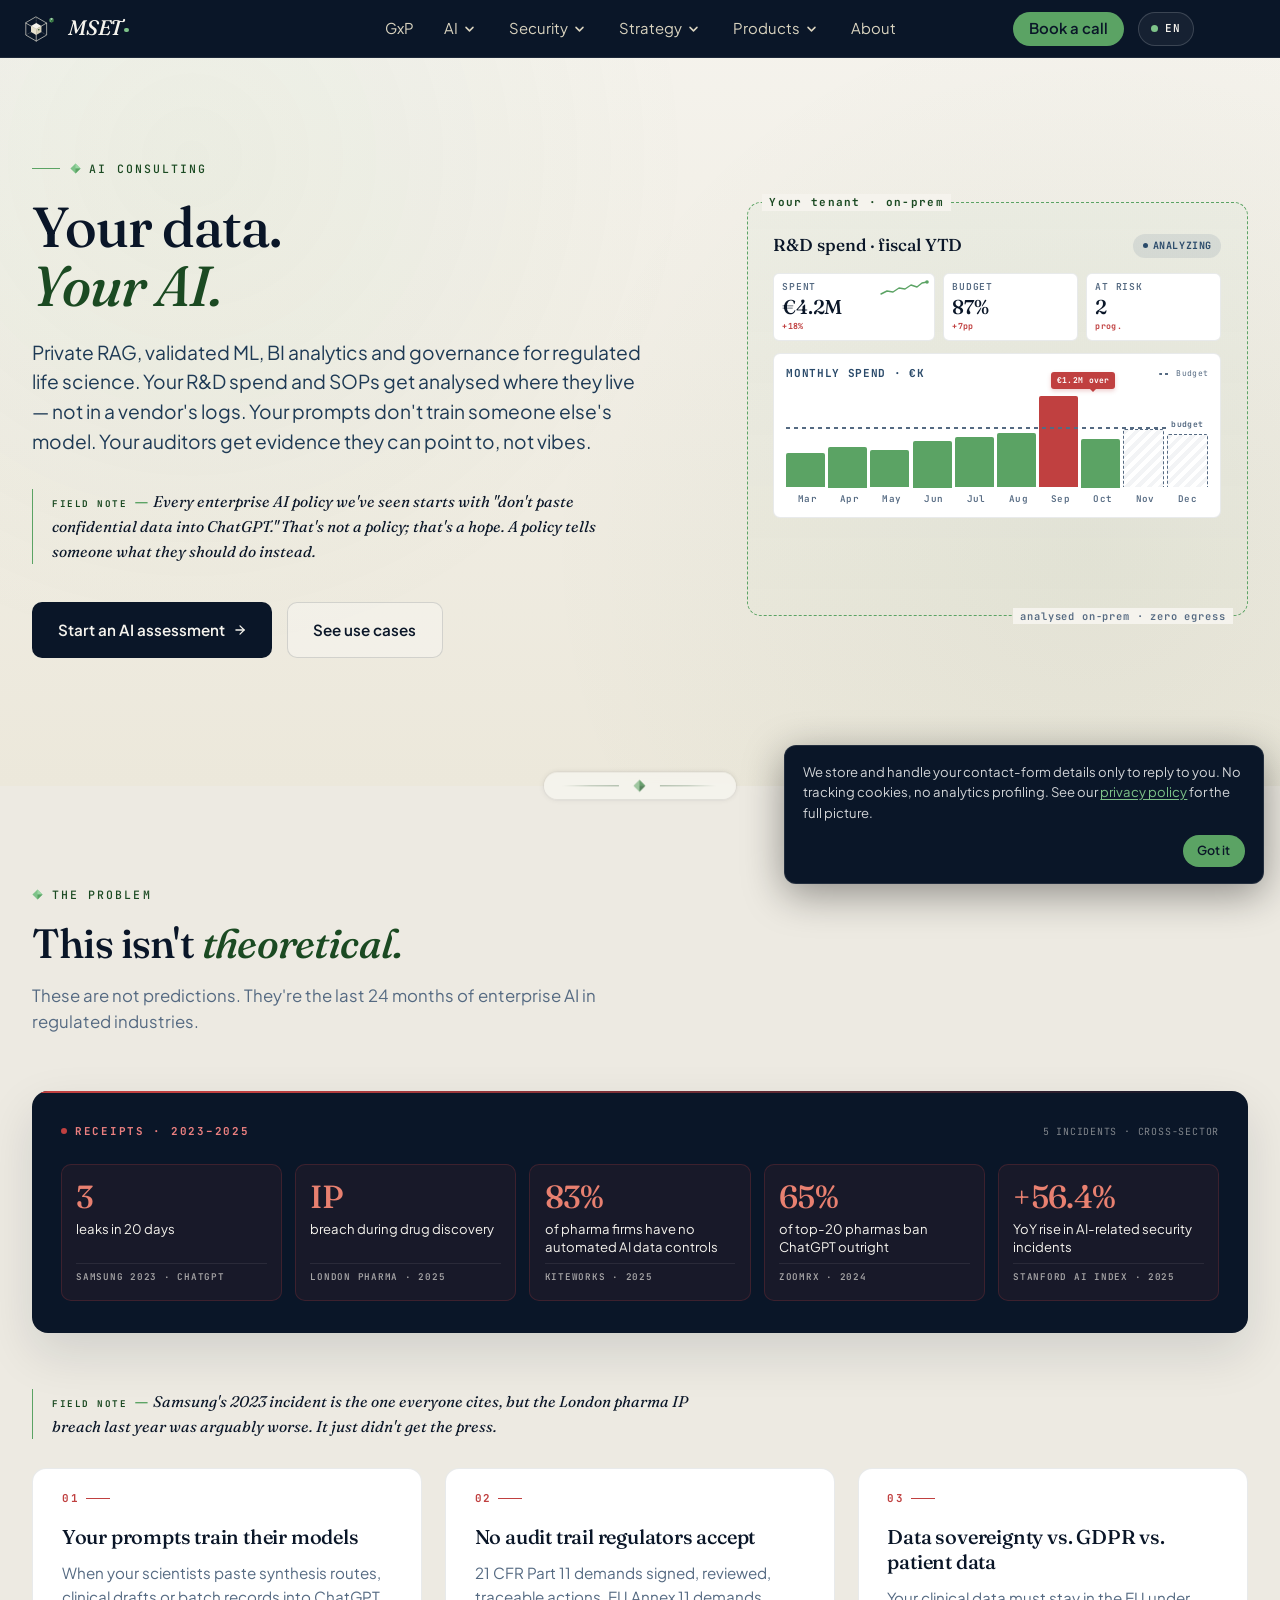
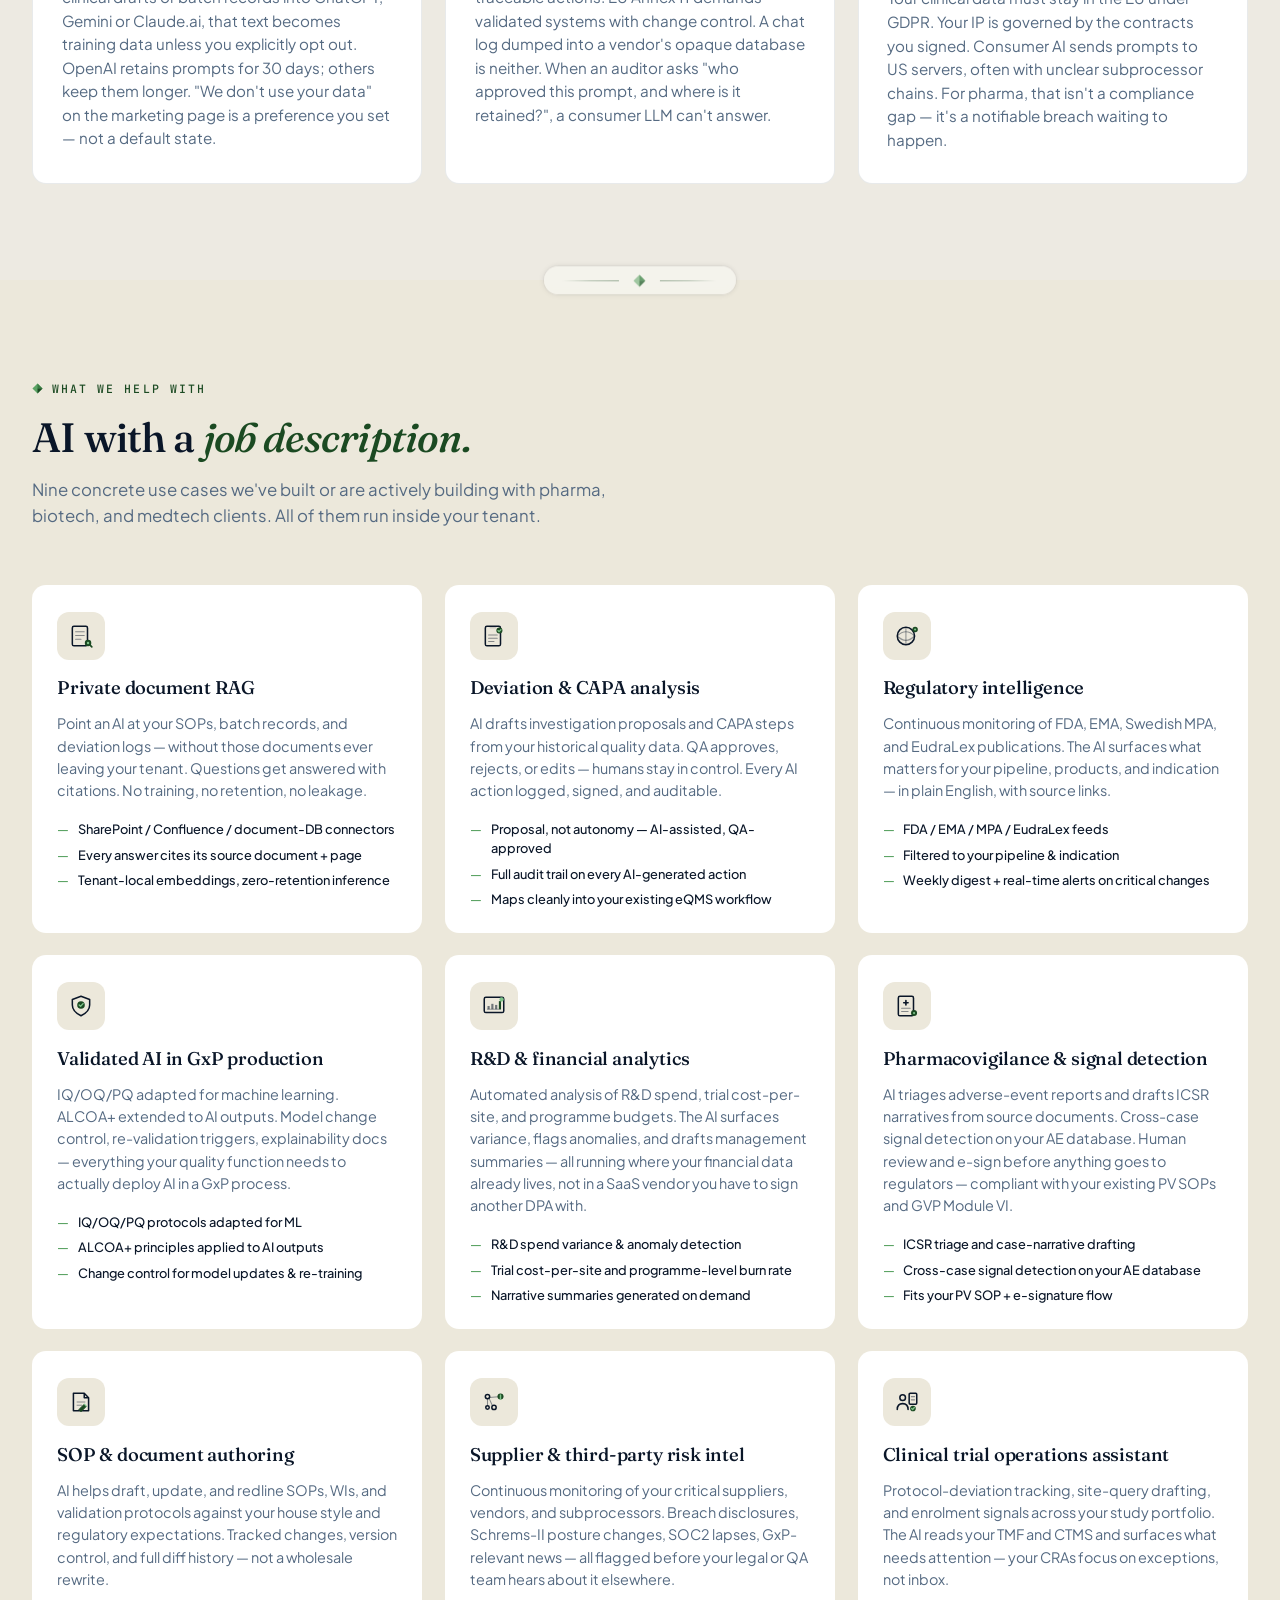
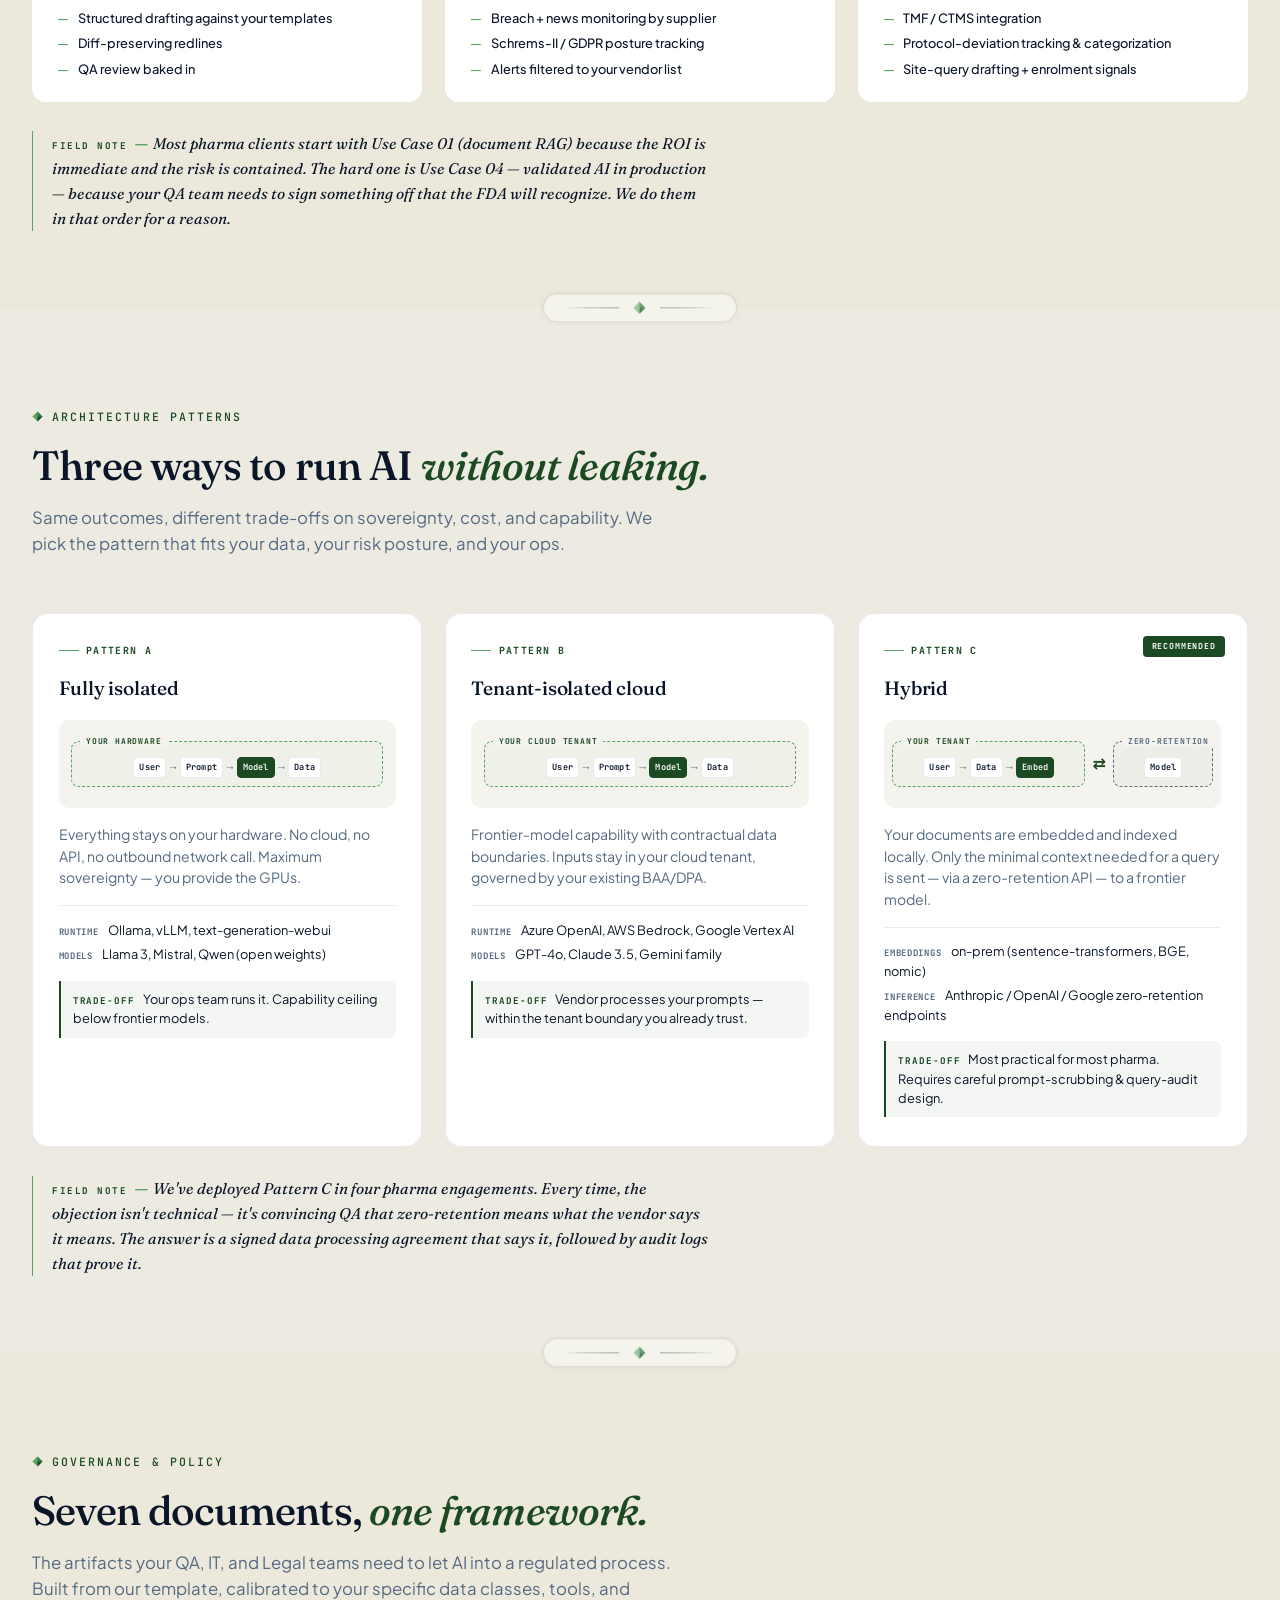
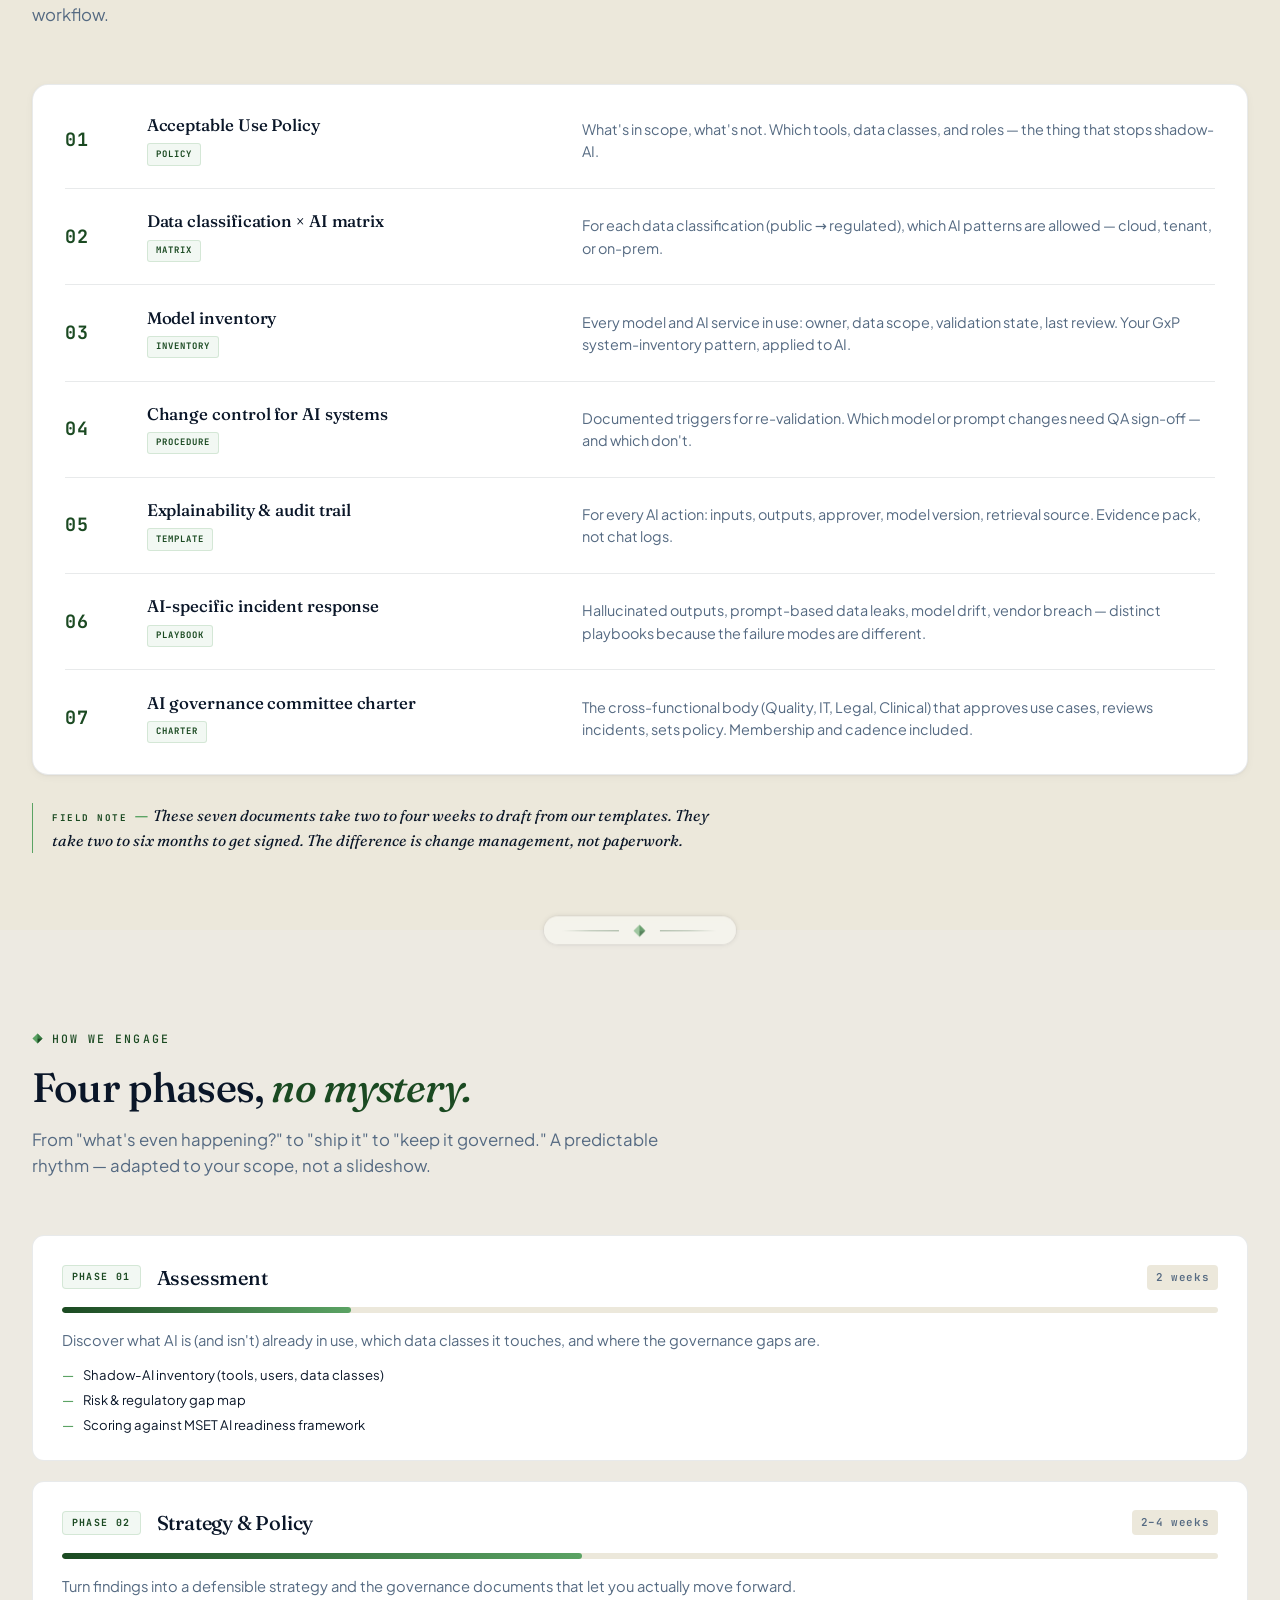
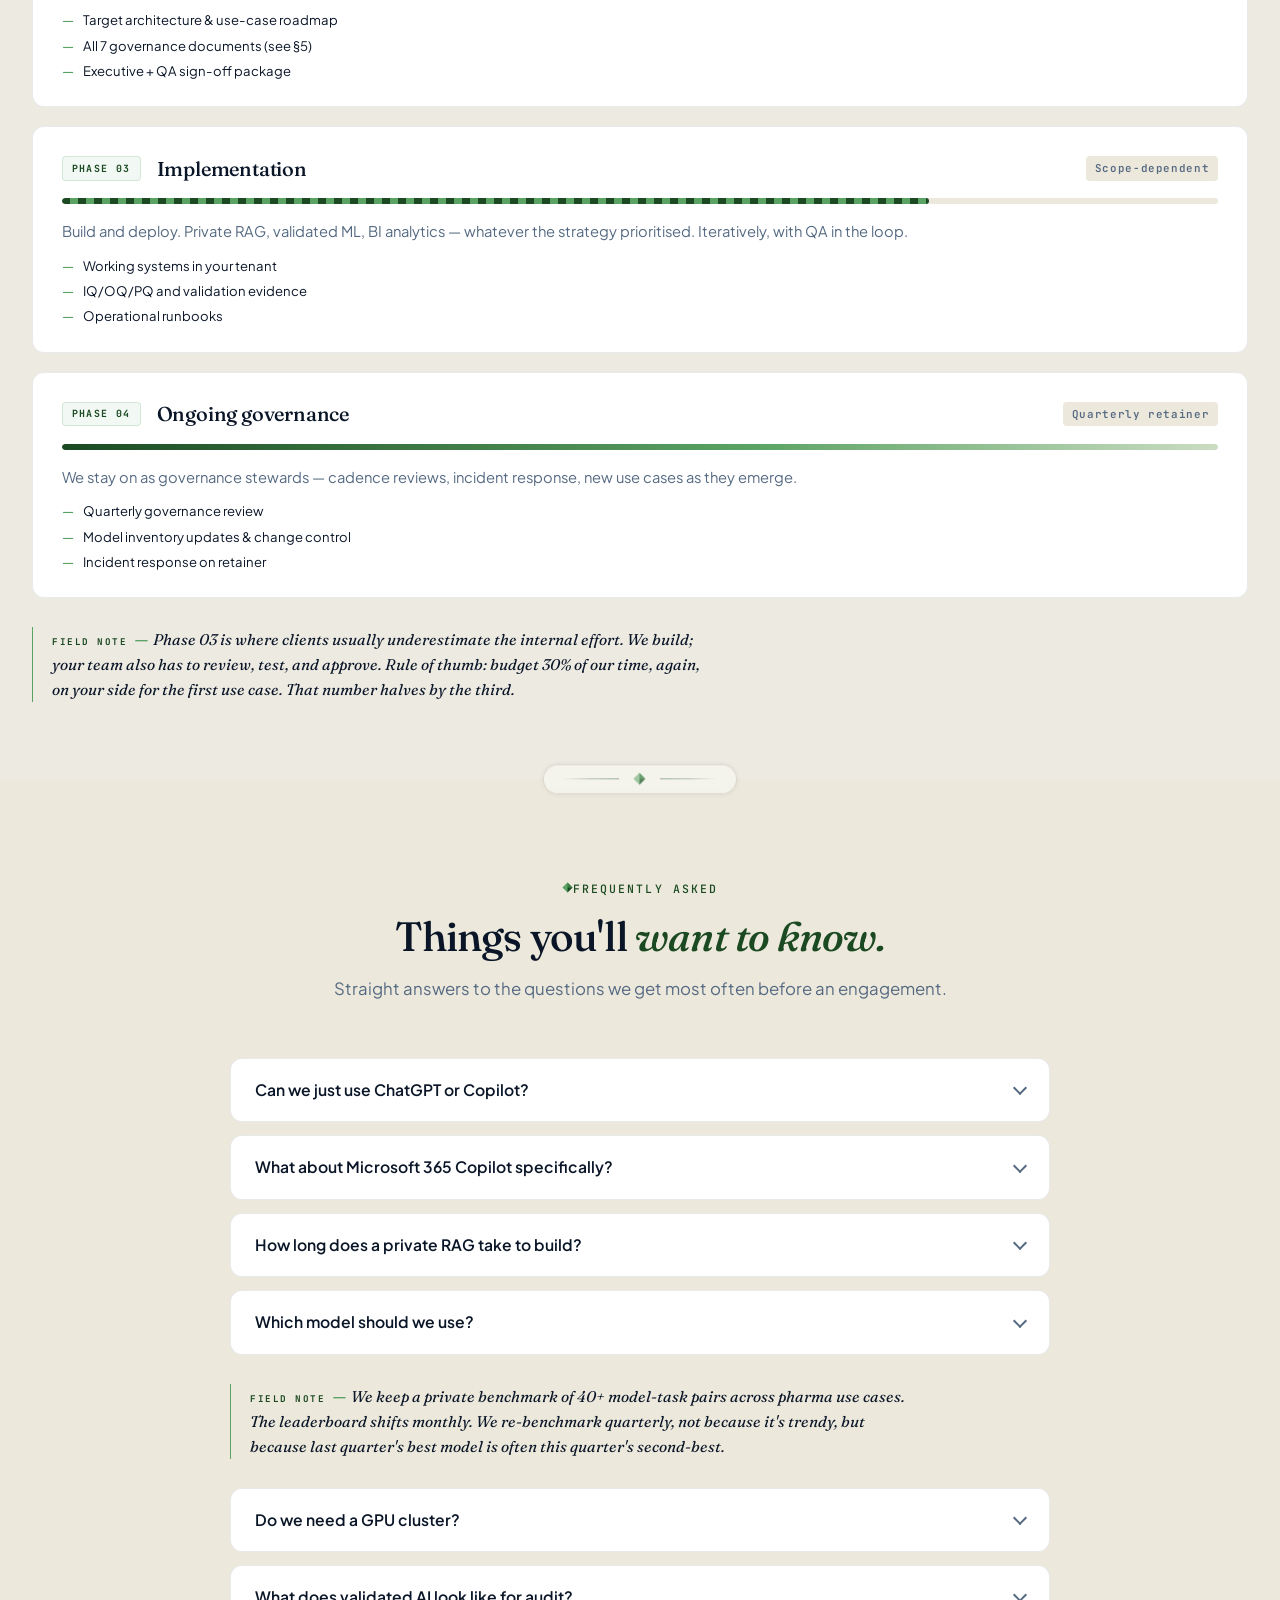
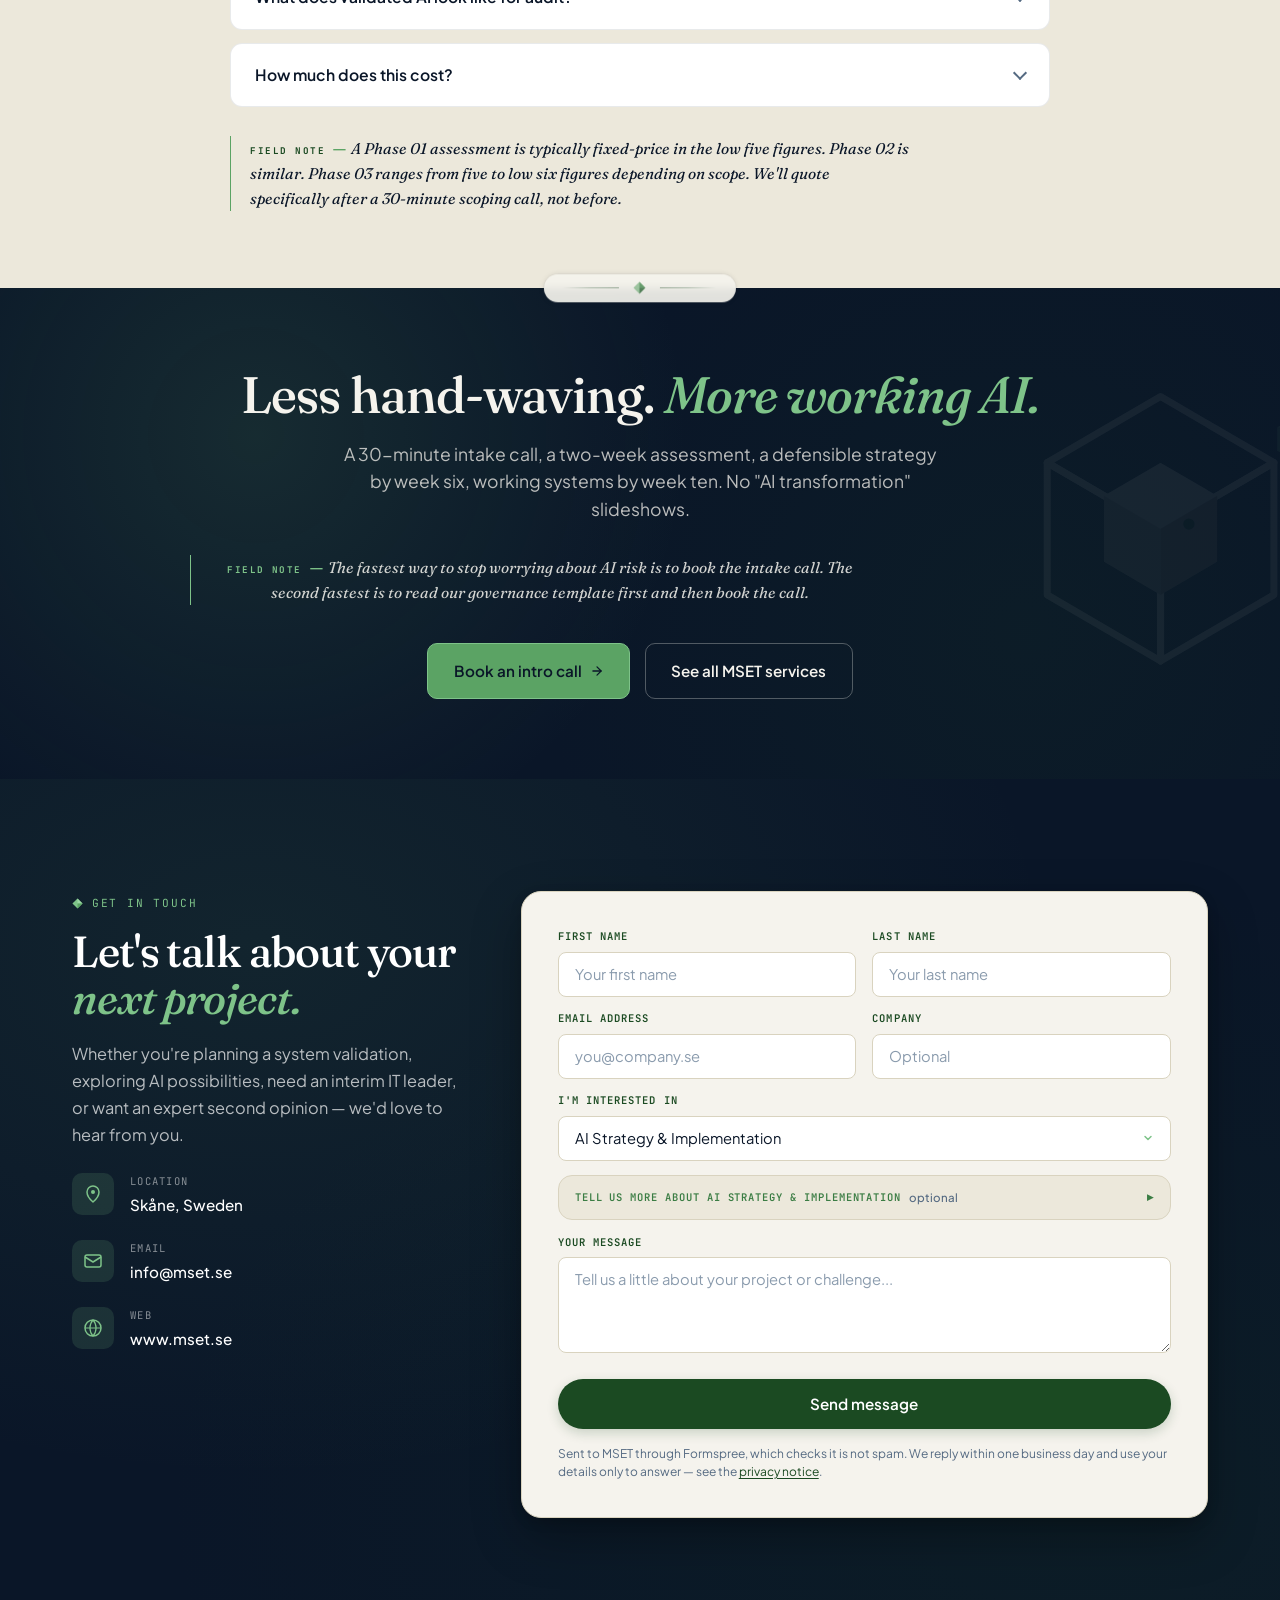
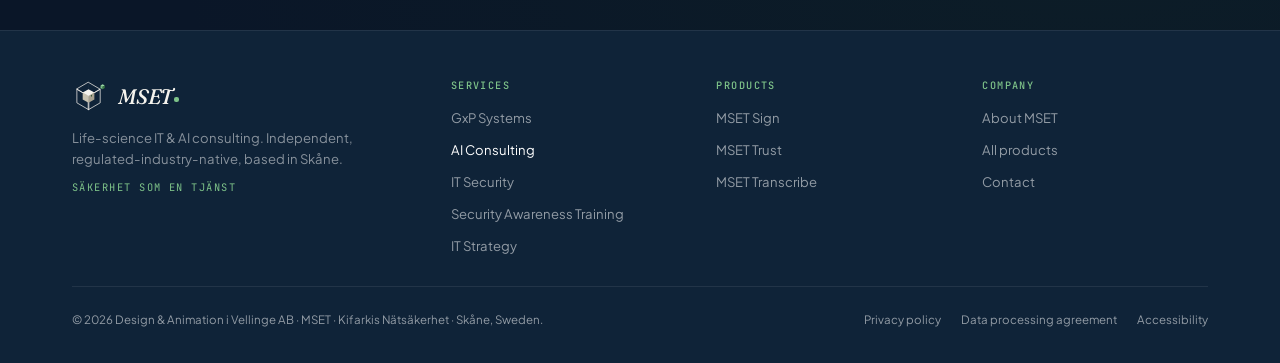
<file: ai.html>
<!DOCTYPE html>

<html lang="en">
<head>
<meta charset="utf-8"/>
<meta content="default-src 'self'; script-src 'self' 'unsafe-inline'; style-src 'self' 'unsafe-inline'; font-src 'self'; img-src 'self' data: https://mset.goatcounter.com; connect-src 'self' https://mset.goatcounter.com; form-action 'self'; object-src 'none'; base-uri 'self'" http-equiv="Content-Security-Policy"/>
<meta content="strict-origin-when-cross-origin" name="referrer"/>
<meta content="width=device-width, initial-scale=1.0" name="viewport"/>
<link href="favicon.svg?v=2" rel="icon" type="image/svg+xml"/>
<link href="favicon-32.png?v=2" rel="icon" sizes="32x32" type="image/png"/>
<link href="favicon-16.png?v=2" rel="icon" sizes="16x16" type="image/png"/>
<link href="favicon-192.png?v=2" rel="apple-touch-icon" sizes="192x192"/>
<link href="favicon.ico?v=2" rel="alternate icon"/>
<title data-i18n="title.ai">AI Consulting — MSET</title>
<meta content="Private RAG, validated ML and BI analytics for pharma, biotech, medtech. R&amp;D spend and SOPs analysed in your tenant. Audit-ready for GxP and Annex 11." name="description"/>
<link href="https://mset.se/ai" rel="canonical"/>
<meta content="article" property="og:type"/>
<meta content="https://mset.se/ai" property="og:url"/>
<meta content="AI Consulting — MSET" property="og:title"/>
<meta content="Your data. Your AI. Private RAG, validated ML, BI analytics and governance for regulated life science. R&amp;D spend analysed inside your tenant — not a vendor's logs. Audit-ready." property="og:description"/>
<meta content="https://mset.se/og-image-ai.png" property="og:image"/>
<meta content="1200" property="og:image:width"/>
<meta content="630" property="og:image:height"/>
<meta content="AI Consulting by MSET — Your data. Your AI." property="og:image:alt"/>
<meta content="en_GB" property="og:locale"/>
<meta content="MSET" property="og:site_name"/>
<meta content="summary_large_image" name="twitter:card"/>
<meta content="AI Consulting — MSET" name="twitter:title"/>
<meta content="Private RAG, validated ML and BI analytics for regulated life science. Your R&amp;D spend and SOPs analysed inside your tenant — not in vendor logs. Audit-ready." name="twitter:description"/>
<meta content="https://mset.se/og-image-ai.png" name="twitter:image"/>
<meta content="AI Consulting by MSET" name="twitter:image:alt"/>
<link as="font" crossorigin="" href="/fonts/plus-jakarta-sans-latin-wght-normal.woff2" rel="preload" type="font/woff2"/>
<link href="/fonts/fonts.css" rel="stylesheet"/>
<style>
:root{
  --ink:#0A1628; --ink-2:#0F2338; --ink-3:#16304A; --ink-4:#1E3A55; --ink-5:#2A4A6A;
  --sage-50:#F5F3ED; --sage-100:#ECE8DB; --sage-200:#D9D3BF;
  --forest:#1B4A22; --forest-2:#0F3414; --forest-light:#2E6E38;
  --emerald:#5BA364; --emerald-bright:#7EC389; --emerald-glow:#9BD7A4; --emerald-deep:#3B7D44;
  --muted:#556a82; --muted-2:#6a7f96;
  --danger:#C04040; --warn:#D97B2B;
  --border:rgba(10,22,40,.09); --border-2:rgba(10,22,40,.14);
  --shadow-sm:0 1px 2px rgba(10,22,40,.04), 0 2px 8px rgba(10,22,40,.04);
  --shadow-md:0 4px 16px rgba(10,22,40,.06), 0 12px 32px rgba(10,22,40,.05);
  --shadow-lg:0 10px 40px rgba(10,22,40,.10), 0 30px 60px rgba(10,22,40,.08);
  --font-display:"Fraunces", Georgia, serif;
  --font-body:"Plus Jakarta Sans", -apple-system, system-ui, sans-serif;
  --font-mono:"JetBrains Mono", ui-monospace, monospace;
  --ease:cubic-bezier(0.16,1,0.3,1);
  --ease-spring:cubic-bezier(0.34,1.56,0.64,1);
}
*,*::before,*::after{box-sizing:border-box}
html{scroll-behavior:smooth}
body{
  margin:0;
  font-family:var(--font-body);
  background:var(--sage-50);
  color:var(--ink);
  line-height:1.55;
  -webkit-font-smoothing:antialiased;
  -moz-osx-font-smoothing:grayscale;
}
img,svg{display:block;max-width:100%}
a{color:inherit;text-decoration:none}
button{font:inherit;cursor:pointer;border:none;background:none}

.display{font-family:var(--font-display);font-weight:500;letter-spacing:-.02em;line-height:1.05}
.display em{font-style:italic;color:var(--forest)}
.mono{font-family:var(--font-mono)}
.eyebrow{
  font-family:var(--font-mono);font-size:.72rem;letter-spacing:.18em;
  text-transform:uppercase;color:var(--forest);font-weight:500;
}

.nav-logo{display:flex;align-items:center;gap:.75rem}
.nav-logo .mark{width:44px;height:38px}
.nav-logo .wordmark{
  font-family:var(--font-display);font-style:italic;font-weight:500;
  font-size:1.45rem;line-height:.9;letter-spacing:-.01em;color:var(--sage-50);
}
.nav-logo .dot{
  display:inline-block;width:.22em;height:.22em;
  background:var(--emerald-bright);border-radius:50%;
  vertical-align:.14em;margin-left:.08em;
}

.site-nav{
  position:fixed;top:0;left:0;right:0;z-index:100;
  background:#0A1628;
  border-bottom:1px solid rgba(255,255,255,.06);
  transition:background .2s;
}
.site-nav.scrolled{background:#0A1628}
.nav-inner{
  max-width:1280px;margin:0 auto;padding:.85rem 2rem;
  display:flex;align-items:center;justify-content:space-between;gap:2rem;
}
.nav-links{display:flex;align-items:center;gap:2rem;list-style:none;margin:0;padding:0}
.nav-links a{
  font-size:.8rem;font-weight:500;
  color:rgba(255,255,255,.68);letter-spacing:.005em;
  transition:color .2s;
}
.nav-links a:hover{color:var(--emerald-bright)}
.nav-cta{
  padding:.55rem 1.15rem;background:var(--emerald);
  color:var(--ink)!important;border-radius:999px;
  font-weight:600!important;transition:all .2s;
  font-size:.85rem;
}
.nav-cta:hover{background:var(--emerald-bright);transform:translateY(-1px)}

.nav-hamburger{
  display:none;width:40px;height:40px;
  flex-direction:column;justify-content:center;align-items:center;gap:5px;
  background:transparent;
}
.nav-hamburger span{
  width:22px;height:2px;background:#fff;border-radius:2px;
  transition:all .3s ease;
}
.nav-hamburger.open span:nth-child(1){transform:translateY(7px) rotate(45deg)}
.nav-hamburger.open span:nth-child(2){opacity:0}
.nav-hamburger.open span:nth-child(3){transform:translateY(-7px) rotate(-45deg)}

.mobile-menu{
  display:none;position:fixed;top:62px;left:0;right:0;
  background:rgba(10,22,40,.98);
  backdrop-filter:blur(14px);
  border-bottom:1px solid rgba(255,255,255,.06);
  z-index:99;padding:1.25rem 1.5rem;
  flex-direction:column;
  max-height:calc(100vh - 62px);
  overflow-y:auto;
  -webkit-overflow-scrolling:touch;
  overscroll-behavior:contain;
  opacity:0;transform:translateY(-8px);
  transition:opacity .25s ease, transform .25s ease;
}
.mobile-menu.open{display:flex;opacity:1;transform:translateY(0)}
.mobile-menu a{
  color:rgba(255,255,255,.8);font-size:1rem;font-weight:500;
  padding:.85rem 0;border-bottom:1px solid rgba(255,255,255,.06);
}
.mobile-menu a:last-child{border-bottom:none;margin-top:.5rem}
.mobile-menu .nav-cta{text-align:center;margin-top:.75rem}
.hero{
  background:linear-gradient(180deg, var(--sage-50) 0%, var(--sage-100) 100%);
  padding:8rem 2rem 6rem;
  position:relative;overflow:hidden;
}
.hero::before{
  content:"";position:absolute;inset:0;
  background-image:
    radial-gradient(circle at 15% 20%, rgba(91,163,100,.06), transparent 40%),
    radial-gradient(circle at 85% 70%, rgba(27,74,34,.05), transparent 45%);
  pointer-events:none;
}
.hero-inner{
  max-width:1240px;margin:0 auto;position:relative;
  display:grid;grid-template-columns:1.3fr 1fr;gap:4rem;align-items:center;
}
.hero-eyebrow{display:flex;align-items:center;gap:.6rem;margin-bottom:1.2rem}
.hero-eyebrow::before{
  content:"";width:28px;height:1px;background:var(--emerald);
}
.hero h1{
  font-size:clamp(2.4rem, 5vw, 4.2rem);
  margin:0 0 1.4rem;font-weight:500;
}
.hero-lede{
  font-size:1.15rem;color:var(--ink-4);line-height:1.55;
  max-width:560px;margin:0 0 2rem;
}
.hero-ctas{display:flex;gap:.9rem;flex-wrap:wrap}
.btn-primary{
  display:inline-flex;align-items:center;gap:.5rem;
  background:var(--ink);color:var(--sage-50);
  padding:.95rem 1.6rem;border-radius:10px;font-weight:600;font-size:.95rem;
  transition:transform .2s, box-shadow .2s;
}
.btn-primary:hover{transform:translateY(-1px);box-shadow:0 8px 24px rgba(10,22,40,.18)}
.btn-secondary{
  display:inline-flex;align-items:center;gap:.5rem;
  color:var(--ink);padding:.95rem 1.6rem;border-radius:10px;
  font-weight:600;font-size:.95rem;
  border:1.5px solid var(--border-2);background:rgba(255,255,255,.3);
  transition:border-color .2s, background .2s;
}
.btn-secondary:hover{border-color:var(--ink);background:rgba(255,255,255,.6)}

.hero-visual{
  position:relative;aspect-ratio:1;max-width:440px;justify-self:end;width:100%;
}
.mail-scene{
  width:100%;height:100%;position:relative;
  display:flex;flex-direction:column;justify-content:center;gap:1.1rem;
}
.mail-window{
  background:#fff;
  border:1px solid var(--border-2);
  border-radius:14px;
  box-shadow:0 20px 50px rgba(10,22,40,.15), 0 4px 14px rgba(10,22,40,.06);
  position:relative;
}
.mail-bar{
  background:var(--sage-100);
  padding:.7rem 1rem;
  display:flex;align-items:center;gap:.9rem;
  border-bottom:1px solid var(--border);
  border-radius:14px 14px 0 0;
}
.mail-dots{display:flex;gap:.35rem}
.md-dot{width:10px;height:10px;border-radius:50%;display:block}
.mail-title{
  font-family:var(--font-mono);font-size:.7rem;color:var(--muted);
  letter-spacing:.04em;
}
.mail-body{padding:.15rem 0;border-radius:0 0 14px 14px;overflow:hidden}
.mail-row{
  display:grid;grid-template-columns:38px 1fr auto;
  gap:.85rem;align-items:center;
  padding:.75rem 1rem;
  border-bottom:1px solid var(--border);
  position:relative;
  border-left:3px solid transparent;
  padding-left:calc(1rem - 3px);
}
.mail-row:last-child{border-bottom:none}
.mr-avatar{
  width:38px;height:38px;border-radius:9px;
  background:var(--sage-100);color:var(--muted);
  display:flex;align-items:center;justify-content:center;
  font-family:var(--font-mono);font-size:.72rem;font-weight:600;
}
.mr-from{font-size:.72rem;color:var(--muted);font-weight:500;margin-bottom:.15rem;white-space:nowrap;overflow:hidden;text-overflow:ellipsis}
.mr-subject{font-size:.84rem;color:var(--ink);font-weight:600;line-height:1.25;white-space:nowrap;overflow:hidden;text-overflow:ellipsis}
.mr-time{font-family:var(--font-mono);font-size:.68rem;color:var(--muted-2)}

.m-row-phish{animation:m-row-cycle 8s ease-in-out infinite}
.m-avatar-phish{animation:m-avatar-cycle 8s ease-in-out infinite}
.m-spoofed{padding:0 3px;border-radius:3px;animation:m-spoof-cycle 8s ease-in-out infinite}

@keyframes m-row-cycle{
  0%,12%{background:#fff;border-left-color:transparent}
  17%,37%{background:rgba(192,64,64,.05);border-left-color:var(--danger)}
  47%,82%{background:rgba(91,163,100,.07);border-left-color:var(--emerald)}
  90%,100%{background:#fff;border-left-color:transparent}
}
@keyframes m-avatar-cycle{
  0%,12%{background:var(--sage-100);color:var(--ink-4)}
  17%,37%{background:var(--danger);color:#fff}
  47%,82%{background:var(--emerald);color:#fff}
  90%,100%{background:var(--sage-100);color:var(--ink-4)}
}
@keyframes m-spoof-cycle{
  0%,12%{background:transparent;color:inherit}
  17%,37%{background:rgba(192,64,64,.14);color:var(--danger)}
  47%,100%{background:transparent;color:inherit}
}

.mr-report-btn{
  position:absolute;right:56px;top:50%;
  transform:translateY(-50%) scale(.85);
  background:var(--ink);color:#fff;
  border:none;border-radius:6px;
  padding:.34rem .7rem;
  font-family:var(--font-body);font-size:.68rem;font-weight:600;
  letter-spacing:.02em;cursor:default;
  opacity:0;
  box-shadow:0 2px 10px rgba(10,22,40,.22);
  animation:m-report-btn 8s ease-in-out infinite;
}
@keyframes m-report-btn{
  0%,22%{opacity:0;transform:translateY(-50%) scale(.85)}
  27%,41%{opacity:1;transform:translateY(-50%) scale(1)}
  43%{opacity:1;transform:translateY(-50%) scale(.82)}
  45%{opacity:1;transform:translateY(-50%) scale(1)}
  48%{opacity:0;transform:translateY(-50%) scale(.85)}
  100%{opacity:0}
}

.mr-caught{
  position:absolute;right:56px;top:50%;
  transform:translateY(-50%) scale(.85);
  display:inline-flex;align-items:center;gap:.3rem;
  background:var(--emerald);color:#fff;
  padding:.32rem .65rem;border-radius:20px;
  font-family:var(--font-mono);font-size:.62rem;font-weight:600;
  letter-spacing:.08em;text-transform:uppercase;
  opacity:0;white-space:nowrap;
  box-shadow:0 2px 10px rgba(91,163,100,.4);
  animation:m-caught 8s ease-in-out infinite;
}
@keyframes m-caught{
  0%,48%{opacity:0;transform:translateY(-50%) scale(.85)}
  51%{opacity:1;transform:translateY(-50%) scale(1.12)}
  55%{opacity:1;transform:translateY(-50%) scale(1)}
  82%{opacity:1;transform:translateY(-50%) scale(1)}
  90%,100%{opacity:0;transform:translateY(-50%) scale(.85)}
}

.m-cursor{
  position:absolute;
  width:22px;height:22px;
  right:-14px;bottom:-24px;
  pointer-events:none;z-index:5;
  opacity:0;
  filter:drop-shadow(0 2px 4px rgba(10,22,40,.35));
  animation:m-cursor-cycle 8s ease-in-out infinite;
}
@keyframes m-cursor-cycle{
  0%,22%{opacity:0;right:-14px;bottom:-24px}
  26%{opacity:1;right:-14px;bottom:-24px;transform:scale(1)}
  40%{opacity:1;right:66px;bottom:50%;transform:scale(1)}
  43%{opacity:1;right:66px;bottom:50%;transform:scale(.82)}
  46%{opacity:1;right:66px;bottom:50%;transform:scale(1)}
  62%{opacity:1;right:66px;bottom:50%;transform:scale(1)}
  70%{opacity:0;right:-14px;bottom:-24px;transform:scale(1)}
  100%{opacity:0}
}

.m-stat{
  background:#fff;
  border:1px solid var(--border-2);
  border-radius:12px;
  padding:.85rem 1.1rem;
  display:flex;align-items:center;gap:.7rem;flex-wrap:wrap;
  box-shadow:0 6px 20px rgba(10,22,40,.06);
  font-family:var(--font-body);font-size:.85rem;
  opacity:0;
  animation:m-stat-appear 8s ease-in-out infinite;
}
@keyframes m-stat-appear{
  0%,52%{opacity:0;transform:translateY(10px)}
  58%{opacity:1;transform:translateY(0)}
  82%{opacity:1;transform:translateY(0)}
  90%,100%{opacity:0;transform:translateY(-4px)}
}
.m-stat-label{
  font-family:var(--font-mono);font-size:.62rem;letter-spacing:.14em;
  text-transform:uppercase;color:var(--muted);font-weight:500;
}
.m-stat-before{
  font-family:var(--font-display);font-style:italic;font-weight:500;
  font-size:1.2rem;color:var(--muted-2);
  text-decoration:line-through;text-decoration-color:rgba(192,64,64,.55);
  text-decoration-thickness:2px;
}
.m-stat-before .m-pct{font-size:.75em;margin-left:.05em}
.m-stat-arrow{color:var(--emerald);font-weight:700;font-size:1rem}
.m-stat-after{
  font-family:var(--font-display);font-style:italic;font-weight:500;
  font-size:1.55rem;color:var(--forest);letter-spacing:-.02em;
  opacity:0;
  animation:m-stat-after 8s ease-in-out infinite;
}
.m-stat-after .m-pct{font-size:.72em;margin-left:.05em}
@keyframes m-stat-after{
  0%,57%{opacity:0;transform:translateY(4px)}
  65%{opacity:1;transform:translateY(0)}
  82%{opacity:1}
  90%,100%{opacity:0}
}
.m-stat-caption{
  font-size:.7rem;color:var(--muted);flex-basis:100%;margin-top:.15rem;
}

@media (prefers-reduced-motion: reduce){
  .m-row-phish,.m-avatar-phish,.m-spoofed,
  .mr-report-btn,.mr-caught,.m-cursor,
  .m-stat,.m-stat-after{animation:none}
  .m-row-phish{background:rgba(91,163,100,.07);border-left-color:var(--emerald)}
  .m-avatar-phish{background:var(--emerald);color:#fff}
  .mr-caught{opacity:1;transform:translateY(-50%) scale(1)}
  .m-stat,.m-stat-after{opacity:1;transform:none}
}

section{padding:6rem 2rem;position:relative}
.section-inner{max-width:1240px;margin:0 auto}
.section-head{max-width:780px;margin-bottom:3.5rem}
.section-head h2{
  font-family:var(--font-display);font-weight:500;font-size:clamp(1.8rem, 3.2vw, 2.8rem);
  margin:.8rem 0 1rem;letter-spacing:-.02em;line-height:1.15;
}
.section-head h2 em{font-style:italic;color:var(--forest)}
.section-head p{color:var(--muted);font-size:1.05rem;margin:0;max-width:640px}

.problem{background:var(--sage-50)}
.stat-grid{
  display:grid;grid-template-columns:repeat(3,1fr);gap:1.4rem;margin-bottom:3rem;
}
.stat-tile{
  background:#fff;border:1px solid var(--border);border-radius:16px;
  padding:2rem 1.8rem;position:relative;overflow:hidden;
  box-shadow:var(--shadow-sm);
  transition:transform .3s, box-shadow .3s;
}
.stat-tile:hover{transform:translateY(-2px);box-shadow:var(--shadow-md)}
.stat-tile::before{
  content:"";position:absolute;top:0;left:0;width:40%;height:3px;
  background:linear-gradient(90deg, var(--emerald), var(--emerald-bright));
  border-radius:0 2px 0 0;
}
.stat-num{
  font-family:var(--font-display);font-weight:500;letter-spacing:-.03em;
  font-size:3.2rem;line-height:1;color:var(--ink);margin-bottom:.6rem;
}
.stat-num em{font-style:italic;color:var(--forest)}
.stat-num .unit{font-size:1.6rem;color:var(--muted);margin-left:.15em}
.stat-label{
  font-family:var(--font-mono);font-size:.7rem;letter-spacing:.14em;
  text-transform:uppercase;color:var(--forest);font-weight:500;margin-bottom:.5rem;
}
.stat-body{color:var(--muted);font-size:.92rem;line-height:1.55;margin:0}

.problem-copy{
  background:var(--ink);color:var(--sage-50);border-radius:20px;
  padding:3rem 3rem;display:grid;grid-template-columns:auto 1fr;gap:2.5rem;align-items:center;
  position:relative;overflow:hidden;
}
.problem-copy::before{
  content:"";position:absolute;inset:0;
  background:radial-gradient(circle at 90% 50%, rgba(91,163,100,.12), transparent 55%);
  pointer-events:none;
}
.problem-copy .qmark{
  font-family:var(--font-display);font-style:italic;font-weight:500;
  font-size:6rem;line-height:.7;color:var(--emerald-bright);opacity:.5;
  position:relative;
}
.problem-copy p{
  margin:0;font-family:var(--font-display);font-style:italic;font-weight:400;
  font-size:1.4rem;line-height:1.4;letter-spacing:-.01em;position:relative;
}
.problem-copy p em{color:var(--emerald-bright);font-style:italic;font-weight:500}

.why-fail{background:var(--sage-100)}
.fail-grid{display:grid;grid-template-columns:repeat(3,1fr);gap:1.4rem}
.fail-card{
  background:#fff;border:1px solid var(--border);border-radius:14px;
  padding:1.8rem;padding-top:3.4rem;position:relative;
  transition:transform .3s, box-shadow .3s;
}
.fail-card:hover{transform:translateY(-2px);box-shadow:var(--shadow-md)}
.fail-card .fail-icon{width:44px;height:44px;margin-bottom:1.1rem}
.fail-card h3{
  font-family:var(--font-display);font-weight:500;font-size:1.2rem;
  margin:0 0 .6rem;letter-spacing:-.01em;
}
.fail-card p{color:var(--muted);font-size:.92rem;line-height:1.55;margin:0}
.fail-card .card-badge{
  position:absolute;top:1.2rem;right:1.2rem;
  display:inline-flex;align-items:center;gap:.35rem;
  padding:.3rem .65rem;border-radius:20px;
  font-family:var(--font-mono);font-size:.62rem;letter-spacing:.1em;
  text-transform:uppercase;font-weight:600;
}
.fail-card .card-badge.included{
  background:rgba(91,163,100,.12);color:var(--forest-light);
}
.fail-card .card-badge.addon{
  background:rgba(27,74,34,.06);color:var(--forest-light);
  border:1px dashed rgba(91,163,100,.5);
}
.fail-card .card-badge svg{width:10px;height:10px;stroke:currentColor;fill:none;stroke-width:2.5}

.programme{background:var(--sage-50)}
.comp-grid{display:grid;grid-template-columns:1fr 1fr;gap:1.4rem}
.comp{
  background:#fff;border:1px solid var(--border);border-radius:16px;
  padding:2rem;display:grid;grid-template-columns:56px 1fr;gap:1.4rem;
  transition:transform .3s, box-shadow .3s, border-color .3s;
}
.comp:hover{transform:translateY(-2px);box-shadow:var(--shadow-md);border-color:var(--border-2)}
.comp.full{grid-column:1 / -1}
.comp .comp-icon{width:56px;height:56px}
.comp h3{
  font-family:var(--font-display);font-weight:500;font-size:1.35rem;
  margin:0 0 .5rem;letter-spacing:-.01em;
}
.comp-body{color:var(--muted);font-size:.95rem;line-height:1.55;margin:0 0 1rem}
.comp-list{list-style:none;padding:0;margin:0;display:grid;grid-template-columns:1fr 1fr;gap:.5rem .9rem}
.comp.full .comp-list{grid-template-columns:1fr 1fr 1fr}
.comp-list li{
  font-size:.86rem;color:var(--ink-4);padding-left:1.3rem;position:relative;line-height:1.45;
}
.comp-list li::before{
  content:"";position:absolute;left:0;top:.45rem;
  width:10px;height:6px;border-left:1.5px solid var(--emerald);
  border-bottom:1.5px solid var(--emerald);transform:rotate(-45deg);
}

.rollout{background:var(--ink);color:var(--sage-50);position:relative}
.rollout::before{
  content:"";position:absolute;inset:0;
  background-image:
    linear-gradient(var(--ink-2) 1px, transparent 1px),
    linear-gradient(90deg, var(--ink-2) 1px, transparent 1px);
  background-size:40px 40px;opacity:.3;pointer-events:none;
}
.rollout .section-head h2{color:var(--sage-50)}
.rollout .section-head h2 em{color:var(--emerald-bright)}
.rollout .section-head p{color:rgba(245,243,237,.6)}
.rollout .eyebrow{color:var(--emerald-bright)}
.phase-grid{
  display:grid;grid-template-columns:repeat(4,1fr);gap:1.2rem;
  position:relative;
}
.phase{
  background:var(--ink-2);border:1px solid var(--ink-4);border-radius:14px;
  padding:1.8rem 1.6rem;position:relative;
  display:flex;flex-direction:column;
}
.phase p{
  font-size:.88rem;color:rgba(245,243,237,.65);line-height:1.55;margin:0 0 1rem;
  flex-grow:1;
}
.phase-num{
  font-family:var(--font-mono);font-size:.7rem;letter-spacing:.18em;
  color:var(--emerald-bright);font-weight:500;margin-bottom:.8rem;
}
.phase-num-row{
  display:flex;justify-content:space-between;align-items:center;
  gap:.6rem;margin-bottom:.8rem;flex-wrap:wrap;
}
.phase-num-row .phase-num{margin-bottom:0}
.phase-custom-pill{
  font-family:var(--font-mono);font-size:.6rem;letter-spacing:.1em;
  text-transform:uppercase;font-weight:500;color:var(--emerald-glow);
  padding:.28rem .55rem;border-radius:4px;
  background:rgba(91,163,100,.1);border:1px solid rgba(91,163,100,.3);
  white-space:nowrap;
}
.phase h3{
  font-family:var(--font-display);font-weight:500;font-size:1.2rem;
  margin:0 0 .6rem;color:var(--sage-50);
}
.phase-dur{
  font-family:var(--font-mono);font-size:.72rem;color:var(--emerald-glow);
  padding-top:.9rem;border-top:1px solid var(--ink-4);display:flex;justify-content:space-between;
}
.phase-dur .dur-label{color:rgba(245,243,237,.4)}

.phase-bars{
  margin-top:3rem;background:var(--ink-2);border:1px solid var(--ink-4);
  border-radius:14px;padding:2rem;
}
.phase-bars-title{
  font-family:var(--font-mono);font-size:.72rem;letter-spacing:.18em;
  color:var(--emerald-bright);font-weight:500;margin:0 0 1.5rem;
}
.bar-row{
  display:grid;grid-template-columns:110px 1fr;gap:1rem;align-items:center;
  margin-bottom:.8rem;
}
.bar-row:last-child{margin-bottom:0}
.bar-label{
  font-family:var(--font-mono);font-size:.75rem;color:rgba(245,243,237,.7);
}
.bar-outer{
  height:28px;background:var(--ink);border-radius:6px;position:relative;
}
.bar-inner{
  height:100%;display:flex;align-items:center;padding:0 .9rem;
  font-size:.78rem;color:#fff;font-weight:500;
  width:0;transition:width 1s cubic-bezier(.2,.6,.3,1);
  border-radius:6px;white-space:nowrap;overflow:visible;
}
.bar-inner.b1,.bar-inner.b2{
  color:rgba(245,243,237,.92);
}
.bar-inner.b1{background:linear-gradient(90deg, #1D4B7A 0%, #2A5A8A 100%)}
.bar-inner.b2{background:linear-gradient(90deg, #1B4A22 0%, #2E6E38 100%)}
.bar-inner.b3{background:linear-gradient(90deg, #3B7D44 0%, #5BA364 100%)}
.bar-inner.b4{background:linear-gradient(90deg, #5BA364 0%, #7EC389 100%);color:var(--ink)}

.reporting{background:var(--sage-50)}
.report-card{
  background:#fff;border:1px solid var(--border);border-radius:18px;
  box-shadow:var(--shadow-md);overflow:hidden;
  display:grid;grid-template-columns:1fr 1.3fr;
}
.report-meta{padding:2.5rem;background:var(--sage-100);display:flex;flex-direction:column;gap:1.4rem}
.report-meta h3{
  font-family:var(--font-display);font-weight:500;font-size:1.4rem;
  margin:0;letter-spacing:-.01em;
}
.report-meta p{color:var(--muted);font-size:.92rem;margin:0;line-height:1.55}
.report-meta ul{list-style:none;padding:0;margin:0}
.report-meta li{
  font-size:.86rem;color:var(--ink-4);padding-left:1.3rem;position:relative;
  line-height:1.5;margin-bottom:.5rem;
}
.report-meta li::before{
  content:"";position:absolute;left:0;top:.42rem;
  width:10px;height:6px;border-left:1.5px solid var(--emerald);
  border-bottom:1.5px solid var(--emerald);transform:rotate(-45deg);
}
.report-demo{padding:2rem;background:#fff}
.report-head{
  display:flex;justify-content:space-between;align-items:center;
  padding-bottom:1rem;border-bottom:1px solid var(--border);margin-bottom:1.5rem;
}
.report-head h4{
  font-family:var(--font-display);font-weight:500;font-size:1.15rem;margin:0;
}
.report-head .filter-pill{
  font-family:var(--font-mono);font-size:.7rem;
  padding:.3rem .7rem;background:var(--sage-100);border-radius:20px;color:var(--muted);
}

.dept-row{
  display:grid;grid-template-columns:130px 1fr 60px 50px;
  gap:1rem;align-items:center;padding:.7rem 0;
  border-bottom:1px dashed var(--border);font-size:.82rem;
}
.dept-row:last-of-type{border-bottom:none}
.dept-name{font-weight:500}
.dept-bar{height:8px;background:var(--sage-100);border-radius:4px;overflow:hidden;position:relative}
.dept-bar-fill{
  height:100%;border-radius:4px;
  width:0;transition:width 1.2s cubic-bezier(.2,.6,.3,1);
}
.dept-bar-fill.low{background:var(--emerald)}
.dept-bar-fill.mid{background:var(--warn)}
.dept-bar-fill.high{background:var(--danger)}
.dept-pct{font-family:var(--font-mono);color:var(--muted);font-size:.78rem;text-align:right}
.dept-trend{font-family:var(--font-mono);font-size:.75rem;text-align:right}
.dept-trend.up{color:var(--emerald-deep)}
.dept-trend.down{color:var(--danger)}

.report-footer{
  margin-top:1.5rem;padding-top:1.2rem;border-top:1px solid var(--border);
  display:grid;grid-template-columns:repeat(3,1fr);gap:1rem;
}
.kpi{text-align:center}
.kpi-num{
  font-family:var(--font-display);font-weight:500;font-size:1.6rem;
  color:var(--ink);letter-spacing:-.02em;line-height:1;margin-bottom:.3rem;
}
.kpi-num em{font-style:italic;color:var(--forest)}
.kpi-label{
  font-family:var(--font-mono);font-size:.62rem;letter-spacing:.14em;
  text-transform:uppercase;color:var(--muted);
}

.faq{background:var(--sage-100)}
.faq-list{max-width:820px;margin:0 auto}
.faq-item{
  background:#fff;border:1px solid var(--border);border-radius:12px;
  margin-bottom:.8rem;overflow:hidden;
  transition:border-color .2s;
}
.faq-item[open]{border-color:var(--border-2);box-shadow:var(--shadow-sm)}
.faq-item summary{
  padding:1.2rem 1.5rem;cursor:pointer;
  display:flex;justify-content:space-between;align-items:center;gap:1rem;
  font-weight:600;font-size:.98rem;color:var(--ink);
  list-style:none;
}
.faq-item summary::-webkit-details-marker{display:none}
.faq-item summary::after{
  content:"";width:10px;height:10px;
  border-right:2px solid var(--muted);border-bottom:2px solid var(--muted);
  transform:rotate(45deg);flex-shrink:0;margin-top:-4px;
  transition:transform .2s;
}
.faq-item[open] summary::after{transform:rotate(-135deg);margin-top:2px}
.faq-body{
  padding:0 1.5rem 1.3rem;color:var(--muted);font-size:.93rem;line-height:1.6;
}
.faq-body p{margin:0 0 .7rem}
.faq-body p:last-child{margin-bottom:0}

.final-cta{
  background:var(--ink);color:var(--sage-50);padding:5rem 2rem;
  position:relative;overflow:hidden;
}
.final-cta::before{
  content:"";position:absolute;inset:0;
  background-image:
    radial-gradient(circle at 20% 30%, rgba(91,163,100,.15), transparent 40%),
    radial-gradient(circle at 80% 70%, rgba(27,74,34,.12), transparent 45%);
  pointer-events:none;
}
.final-cta-inner{
  max-width:900px;margin:0 auto;text-align:center;position:relative;
}
.final-cta h2{
  font-family:var(--font-display);font-weight:500;
  font-size:clamp(2rem, 4vw, 3.2rem);margin:0 0 1.2rem;letter-spacing:-.02em;
}
.final-cta h2 em{font-style:italic;color:var(--emerald-bright)}
.final-cta p{
  font-size:1.1rem;color:rgba(245,243,237,.75);margin:0 0 2rem;
  max-width:600px;margin-left:auto;margin-right:auto;
}
.final-cta .btn-primary{
  background:var(--emerald);color:var(--ink);border:1px solid var(--emerald-bright);
}
.final-cta .btn-primary:hover{background:var(--emerald-bright)}
.final-cta .btn-secondary{
  color:var(--sage-50);border-color:rgba(245,243,237,.3);background:transparent;
}
.final-cta .btn-secondary:hover{border-color:var(--sage-50);background:rgba(245,243,237,.08)}


















.floating-footer{
  position:fixed;bottom:0;left:0;right:0;z-index:90;
  background:#0A1628;
  border-top:1px solid rgba(255,255,255,.08);
  transform:translateY(100%);
  transition:transform .35s ease,visibility 0s linear .35s;
  pointer-events:none;visibility:hidden;
}
.floating-footer.visible{transform:translateY(0);pointer-events:auto;visibility:visible;transition:transform .35s ease}
.floating-footer.hidden{transform:translateY(100%);pointer-events:none}
.ff-inner{
  max-width:1280px;margin:0 auto;padding:.55rem 2rem;
  display:flex;align-items:center;justify-content:space-between;gap:1.5rem;
}
.ff-brand{
  display:inline-flex;align-items:center;gap:.5rem;
  color:rgba(255,255,255,.85);transition:color .2s;
}
.ff-brand:hover{color:var(--emerald-bright)}
.ff-brand svg.mark{width:26px;height:22px}
.ff-brand .wordmark{
  font-family:var(--font-display);font-style:italic;font-weight:500;
  font-size:1.05rem;line-height:1;letter-spacing:-.005em;color:inherit;
}
.ff-brand .wordmark .dot{
  display:inline-block;width:.22em;height:.22em;
  background:var(--emerald-bright);border-radius:50%;
  vertical-align:.14em;margin-left:.08em;
}
.ff-action{
  display:inline-flex;align-items:center;gap:.4rem;
  color:rgba(255,255,255,.7);font-size:.78rem;font-weight:500;
  padding:.4rem .8rem;border-radius:999px;
  transition:color .2s, background .2s;
}
.ff-action:hover{color:var(--emerald-bright);background:rgba(255,255,255,.04)}
.ff-action svg{width:12px;height:12px}

.privacy-notice{
  position:fixed;bottom:1rem;left:1rem;right:1rem;z-index:95;
  max-width:480px;margin-left:auto;
  background:#0A1628;color:rgba(255,255,255,.85);
  border:1px solid rgba(255,255,255,.1);border-radius:12px;
  padding:1rem 1.15rem;box-shadow:0 10px 40px rgba(0,0,0,.4);
  font-size:.82rem;line-height:1.55;
  opacity:0;transform:translateY(20px);pointer-events:none;
  transition:opacity .35s ease, transform .35s ease;
}
.privacy-notice.visible{opacity:1;transform:translateY(0);pointer-events:auto}
.privacy-notice p{margin:0 0 .75rem;color:rgba(255,255,255,.82)}
.privacy-notice a{color:var(--emerald-bright);text-decoration:underline;text-underline-offset:2px}
.privacy-notice-actions{display:flex;gap:.5rem;align-items:center;justify-content:flex-end}
.privacy-notice-dismiss{
  padding:.4rem .9rem;background:var(--emerald);color:var(--ink);
  border-radius:999px;font-size:.78rem;font-weight:600;
  cursor:pointer;transition:background .2s;border:none;
}
.privacy-notice-dismiss:hover{background:var(--emerald-bright)}
@media (max-width:560px){
  .privacy-notice{left:.75rem;right:.75rem;bottom:.75rem;padding:.85rem 1rem;font-size:.78rem}
}

.reveal{opacity:0;transform:translateY(20px);transition:opacity .7s, transform .7s}
.reveal.in{opacity:1;transform:translateY(0)}
.stagger > *{opacity:0;transform:translateY(20px);transition:opacity .6s, transform .6s}
.stagger.in > *{opacity:1;transform:translateY(0)}
.stagger.in > *:nth-child(1){transition-delay:0s}
.stagger.in > *:nth-child(2){transition-delay:.08s}
.stagger.in > *:nth-child(3){transition-delay:.16s}
.stagger.in > *:nth-child(4){transition-delay:.24s}
.stagger.in > *:nth-child(5){transition-delay:.32s}

@media (max-width:980px){
  .hero-inner{grid-template-columns:1fr;gap:2.5rem}
  .hero-visual{max-width:340px;justify-self:start}
  .stat-grid,.fail-grid,.phase-grid{grid-template-columns:1fr}
  .comp-grid{grid-template-columns:1fr}
  .comp.full .comp-list{grid-template-columns:1fr 1fr}
  .report-card{grid-template-columns:1fr}
  .report-meta{padding:2rem}
  .problem-copy{grid-template-columns:1fr;padding:2.2rem;gap:1rem}
  .problem-copy .qmark{font-size:4rem}
  .problem-copy p{font-size:1.15rem}



  section{padding:4.5rem 1.5rem}
  .hero{padding:7rem 1.5rem 4.5rem}
  .dept-row{grid-template-columns:110px 1fr 50px;gap:.8rem}
  .dept-trend{display:none}
  .report-footer{grid-template-columns:repeat(3,1fr);gap:.8rem}
  .kpi-num{font-size:1.35rem}
  .bar-row{grid-template-columns:90px 1fr;gap:.8rem}
  .nav-hamburger{display:flex}
  .nav-links{display:none}
  .nav-inner{padding:.75rem 1.25rem}
}
@media (max-width:600px){
  .hero h1{font-size:2.1rem}
  .section-head h2{font-size:1.75rem}
  .comp{grid-template-columns:1fr;gap:1rem}
  .comp-list{grid-template-columns:1fr !important}
  .hero{padding:6rem 1.25rem 4rem}



}
.hero-visual.has-dashboard{aspect-ratio:auto;max-width:400px}

.ai-bi{
  width:100%;position:relative;
  padding:1.4rem 1.2rem 1.2rem;
  border:1.5px dashed var(--emerald);
  border-radius:14px;
  background:linear-gradient(180deg, rgba(155,215,164,.05), rgba(155,215,164,.02));
  animation:ai-bi-breathe 8s infinite;
  font-family:var(--font-body);
  color:var(--ink);
}
@keyframes ai-bi-breathe{
  0%,100%{border-color:rgba(91,163,100,.85)}
  50%{border-color:rgba(91,163,100,1)}
}

.ai-bi .perimeter-tag{
  position:absolute;top:-.55rem;left:.9rem;
  background:var(--sage-50);padding:0 .45rem;
  font-family:var(--font-mono);font-size:.58rem;font-weight:700;
  letter-spacing:.12em;color:var(--forest);
}
.ai-bi .perimeter-footnote{
  position:absolute;bottom:-.55rem;right:.9rem;
  background:var(--sage-50);padding:0 .45rem;
  font-family:var(--font-mono);font-size:.54rem;font-weight:600;
  letter-spacing:.08em;color:var(--muted);
}

.ai-bi .dash-head{
  display:flex;align-items:center;justify-content:space-between;
  margin-bottom:.85rem;gap:.5rem;
}
.ai-bi .dash-title{
  font-family:var(--font-display);font-size:.85rem;font-weight:500;
  letter-spacing:-.005em;color:var(--ink);margin:0;
}

.ai-bi .ai-status{
  display:inline-flex;align-items:center;gap:.3rem;
  padding:.2rem .45rem;border-radius:12px;
  font-family:var(--font-mono);font-size:.52rem;font-weight:700;
  letter-spacing:.06em;text-transform:uppercase;
  background:rgba(42,74,106,.1);color:var(--ink-5);
  animation:ai-bi-status-swap 8s infinite;
}
@keyframes ai-bi-status-swap{
  0%,78%{background:rgba(42,74,106,.1);color:var(--ink-5)}
  82%,100%{background:rgba(27,74,34,.12);color:var(--forest)}
}
.ai-bi .ai-status .dot{
  width:5px;height:5px;border-radius:50%;background:var(--ink-5);
  animation:ai-bi-status-dot 8s infinite;
}
@keyframes ai-bi-status-dot{
  0%,10%{background:var(--ink-5);opacity:.3}
  15%,25%{background:var(--ink-5);opacity:1}
  30%,40%{background:var(--ink-5);opacity:.3}
  45%,55%{background:var(--ink-5);opacity:1}
  60%,77%{background:var(--ink-5);opacity:.3}
  82%,100%{background:var(--forest);opacity:1}
}
.ai-bi .ai-label-wrap{position:relative;display:inline-block}
.ai-bi .ai-label-analyzing{animation:ai-bi-fade-out-late 8s infinite}
.ai-bi .ai-label-ready{
  position:absolute;left:0;top:0;opacity:0;
  animation:ai-bi-fade-in-late 8s infinite;
}
@keyframes ai-bi-fade-out-late{
  0%,78%{opacity:1}
  82%,100%{opacity:0}
}
@keyframes ai-bi-fade-in-late{
  0%,78%{opacity:0}
  82%,100%{opacity:1}
}

.ai-bi .kpi-strip{
  display:grid;grid-template-columns:1.2fr 1fr 1fr;gap:.5rem;
  margin-bottom:.75rem;
}
.ai-bi .kpi{
  background:#fff;border:1px solid var(--border);border-radius:6px;
  padding:.4rem .5rem .45rem;position:relative;overflow:hidden;
  text-align:left;
}
.ai-bi .kpi-label{
  font-family:var(--font-mono);font-size:.5rem;font-weight:600;
  letter-spacing:.08em;color:var(--muted);text-transform:uppercase;
  margin-bottom:.15rem;text-align:left;
}
.ai-bi .kpi-value{
  font-family:var(--font-display);font-size:.95rem;font-weight:500;
  letter-spacing:-.01em;color:var(--ink);line-height:1;
}
.ai-bi .reel{
  display:inline-block;height:1em;overflow:hidden;line-height:1;
  vertical-align:bottom;
}
.ai-bi .reel-track{
  display:flex;flex-direction:column;
  animation:ai-bi-reel 1.3s cubic-bezier(.2,.9,.3,1) both;
}
.ai-bi .reel.d1 .reel-track{animation-delay:.3s}
.ai-bi .reel.d2 .reel-track{animation-delay:.45s}
.ai-bi .reel.d3 .reel-track{animation-delay:.6s}
@keyframes ai-bi-reel{
  from{transform:translateY(0)}
  to{transform:translateY(-50%)}
}
.ai-bi .kpi-delta{
  font-family:var(--font-mono);font-size:.52rem;font-weight:700;
  letter-spacing:.04em;margin-top:.15rem;opacity:0;
  animation:ai-bi-delta-in 1s 1.5s both;
}
@keyframes ai-bi-delta-in{
  from{opacity:0;transform:translateY(3px)}
  to{opacity:1;transform:translateY(0)}
}
.ai-bi .kpi-delta.up{color:var(--danger)}
.ai-bi .kpi-delta.down{color:var(--forest)}

.ai-bi .spark{
  position:absolute;right:6px;top:6px;width:48px;height:18px;
  overflow:visible;
}
.ai-bi .spark path{
  fill:none;stroke:var(--emerald);stroke-width:1.4;
  stroke-linecap:round;stroke-linejoin:round;
  stroke-dasharray:120;stroke-dashoffset:120;
  animation:ai-bi-spark-draw 1.8s 1s cubic-bezier(.35,.8,.3,1) forwards;
}
.ai-bi .spark circle{
  fill:var(--emerald);opacity:0;
  animation:ai-bi-spark-dot .4s 2.6s forwards;
}
@keyframes ai-bi-spark-draw{to{stroke-dashoffset:0}}
@keyframes ai-bi-spark-dot{to{opacity:1}}

.ai-bi .chart-card{
  background:#fff;border:1px solid var(--border);border-radius:7px;
  padding:.7rem .75rem .65rem;position:relative;
}
.ai-bi .chart-title-row{
  display:flex;align-items:center;justify-content:space-between;
  margin-bottom:.5rem;
}
.ai-bi .chart-title{
  font-family:var(--font-mono);font-size:.58rem;font-weight:700;
  letter-spacing:.06em;color:var(--ink-5);text-transform:uppercase;margin:0;
}
.ai-bi .chart-legend{
  display:flex;align-items:center;gap:.35rem;
  font-family:var(--font-mono);font-size:.5rem;color:var(--muted);
  letter-spacing:.04em;
}
.ai-bi .legend-swatch{
  width:12px;height:2px;background:var(--muted);border-radius:1px;
}
.ai-bi .legend-swatch.dashed{
  background:repeating-linear-gradient(90deg, var(--muted) 0 3px, transparent 3px 6px);
}
.ai-bi .chart{
  display:flex;align-items:flex-end;justify-content:space-between;
  height:72px;gap:3px;position:relative;
}
.ai-bi .bar{
  flex:1;background:var(--emerald);border-radius:2px 2px 0 0;
  position:relative;transform-origin:bottom;
  animation:ai-bi-bar-grow 1.2s cubic-bezier(.3,.7,.3,1) forwards;
  opacity:0;
}
.ai-bi .bar:nth-child(1){height:35%;animation-delay:.7s}
.ai-bi .bar:nth-child(2){height:42%;animation-delay:.78s}
.ai-bi .bar:nth-child(3){height:38%;animation-delay:.86s}
.ai-bi .bar:nth-child(4){height:48%;animation-delay:.94s}
.ai-bi .bar:nth-child(5){height:52%;animation-delay:1.02s}
.ai-bi .bar:nth-child(6){height:56%;animation-delay:1.1s}
.ai-bi .bar:nth-child(7){height:94%;animation-delay:1.18s;background:var(--danger)}
.ai-bi .bar:nth-child(7).flagged{
  animation:ai-bi-bar-grow 1.2s 1.18s cubic-bezier(.3,.7,.3,1) forwards,
           ai-bi-anomaly-pulse 1.8s 3.5s infinite;
}
.ai-bi .bar:nth-child(8){height:50%;animation-delay:1.26s}

.ai-bi .ghost{
  flex:1;height:60%;
  border:1.5px dashed var(--muted);border-bottom:none;
  border-radius:2px 2px 0 0;
  background:repeating-linear-gradient(135deg, rgba(100,116,139,.08) 0 4px, transparent 4px 8px);
  opacity:0;animation:ai-bi-ghost-in .8s 5.8s forwards;
}
.ai-bi .ghost:nth-child(10){height:55%;animation-delay:6.0s}
@keyframes ai-bi-ghost-in{
  from{opacity:0;transform:translateY(6px)}
  to{opacity:1;transform:translateY(0)}
}

.ai-bi .budget-line{
  position:absolute;left:0;right:0;top:38%;height:1.5px;
  background:repeating-linear-gradient(90deg, var(--muted) 0 4px, transparent 4px 8px);
  transform-origin:left;transform:scaleX(0);
  animation:ai-bi-line-sweep 1s 2.4s cubic-bezier(.3,.8,.3,1) forwards;
}
.ai-bi .budget-label{
  position:absolute;right:2px;top:-9px;
  font-family:var(--font-mono);font-size:.5rem;font-weight:700;
  color:var(--muted);letter-spacing:.04em;
  background:#fff;padding:0 3px;opacity:0;
  animation:ai-bi-fade-in-at-3 .5s 3s forwards;
}
@keyframes ai-bi-line-sweep{to{transform:scaleX(1)}}
@keyframes ai-bi-fade-in-at-3{to{opacity:1}}

.ai-bi .bar-labels{
  display:flex;justify-content:space-between;margin-top:.3rem;
  font-family:var(--font-mono);font-size:.48rem;font-weight:600;
  color:var(--muted);letter-spacing:.04em;
}
.ai-bi .bar-labels span{flex:1;text-align:center}
.ai-bi .bar-labels .future{
  color:var(--muted);opacity:0;
  animation:ai-bi-fade-in-at-3 .5s 6s forwards;
}

.ai-bi .ai-cursor{
  position:absolute;top:-4px;left:0;width:18px;height:80px;
  pointer-events:none;opacity:0;
  animation:ai-bi-scan 8s 2.6s infinite;
}
.ai-bi .ai-cursor::before{
  content:"";position:absolute;left:50%;top:0;bottom:0;width:1.5px;
  background:linear-gradient(180deg, transparent, var(--forest) 20%, var(--forest) 80%, transparent);
  transform:translateX(-50%);opacity:.6;
}
.ai-bi .ai-cursor::after{
  content:"";position:absolute;left:50%;top:-4px;width:6px;height:6px;
  border-radius:50%;background:var(--forest);transform:translateX(-50%);
  box-shadow:0 0 10px var(--emerald-bright), 0 0 4px var(--forest);
}
@keyframes ai-bi-scan{
  0%{left:2%;opacity:0}
  5%{opacity:1}
  22%{left:60%;opacity:1}
  30%{left:60%;opacity:1}
  55%{left:60%;opacity:.7}
  80%{opacity:0}
  100%{left:2%;opacity:0}
}

.ai-bi .anomaly-note{
  position:absolute;top:-18px;right:22%;
  background:var(--danger);color:#fff;padding:.15rem .35rem;
  border-radius:3px;font-family:var(--font-mono);font-size:.5rem;
  font-weight:700;letter-spacing:.04em;opacity:0;
  animation:ai-bi-note-pop .6s 4.5s forwards;
  box-shadow:0 2px 4px rgba(192,64,64,.25);
}
.ai-bi .anomaly-note::after{
  content:"";position:absolute;bottom:-3px;left:60%;
  width:0;height:0;
  border-left:3px solid transparent;border-right:3px solid transparent;
  border-top:3px solid var(--danger);
}
@keyframes ai-bi-note-pop{
  from{opacity:0;transform:translateY(4px) scale(.8)}
  to{opacity:1;transform:translateY(0) scale(1)}
}
@keyframes ai-bi-anomaly-pulse{
  0%,100%{box-shadow:0 0 0 0 rgba(192,64,64,0)}
  40%{box-shadow:0 0 0 4px rgba(192,64,64,.28)}
  70%{box-shadow:0 0 0 8px rgba(192,64,64,0)}
}
@keyframes ai-bi-bar-grow{
  from{opacity:0;transform:scaleY(0)}
  to{opacity:1;transform:scaleY(1)}
}

.ai-bi .insight{
  margin-top:.65rem;
  background:linear-gradient(90deg, rgba(27,74,34,.06), rgba(27,74,34,.02));
  border:1px solid rgba(27,74,34,.18);border-left:2.5px solid var(--forest);
  border-radius:4px;padding:.5rem .6rem;
  font-size:.66rem;line-height:1.45;color:var(--ink);
  opacity:0;animation:ai-bi-insight-fade 8s 5s infinite;
  min-height:2.2rem;
}
.ai-bi .insight-badge{
  display:inline-flex;align-items:center;gap:.25rem;
  font-family:var(--font-mono);font-size:.5rem;font-weight:700;
  letter-spacing:.08em;color:var(--forest);margin-right:.35rem;
  text-transform:uppercase;
}
.ai-bi .insight-badge::before{
  content:"";width:5px;height:5px;border-radius:50%;background:var(--forest);
  animation:ai-bi-pulse-dot 1.4s infinite;
}
.ai-bi .insight-text{color:var(--ink)}
.ai-bi .insight-cursor{
  display:inline-block;width:1px;height:.9em;background:var(--forest);
  margin-left:1px;vertical-align:text-bottom;
  animation:ai-bi-blink 1s infinite;
}
@keyframes ai-bi-insight-fade{
  0%,60%{opacity:0;transform:translateY(3px)}
  68%{opacity:1;transform:translateY(0)}
  95%{opacity:1}
  100%{opacity:0}
}
@keyframes ai-bi-pulse-dot{
  0%,100%{opacity:1}
  50%{opacity:.3}
}
@keyframes ai-bi-blink{
  0%,50%{opacity:1}
  51%,100%{opacity:0}
}

@media (prefers-reduced-motion: reduce){
  .ai-bi,.ai-bi *,.ai-bi *::before,.ai-bi *::after{
    animation:none !important;transition:none !important;
  }
  .ai-bi .bar{opacity:1;transform:scaleY(1)}
  .ai-bi .ghost{opacity:1}
  .ai-bi .reel-track{transform:translateY(-50%)}
  .ai-bi .spark path{stroke-dashoffset:0}
  .ai-bi .spark circle{opacity:1}
  .ai-bi .budget-line{transform:scaleX(1)}
  .ai-bi .budget-label,.ai-bi .bar-labels .future,.ai-bi .kpi-delta{opacity:1}
  .ai-bi .anomaly-note,.ai-bi .insight{opacity:1}
  .ai-bi .ai-cursor{opacity:1;left:60%}
  .ai-bi .insight-cursor{opacity:0}
  .ai-bi .ai-label-analyzing{opacity:0}
  .ai-bi .ai-label-ready{opacity:1}
}

@media (min-width:1200px){
  .hero{padding:10rem 2rem 8rem}
  .hero-inner{max-width:1360px;gap:5.5rem;grid-template-columns:1.25fr 1fr}
  .hero h1{font-size:clamp(3rem, 4.4vw, 5rem)}
  .hero-lede{max-width:620px;font-size:1.2rem}
  .hero-visual.has-dashboard{max-width:560px}
  .ai-bi{padding:1.85rem 1.6rem 1.6rem}
  .ai-bi .dash-title{font-size:1.08rem}
  .ai-bi .kpi-value{font-size:1.25rem}
  .ai-bi .chart{height:97px}
  .ai-bi .insight{font-size:.8rem;padding:.7rem .8rem;min-height:2.8rem}
  .ai-bi .perimeter-tag{font-size:.69rem}
  .ai-bi .perimeter-footnote{font-size:.65rem}
  .ai-bi .bar-labels{font-size:.58rem}
  .ai-bi .chart-title{font-size:.69rem}
  .ai-bi .kpi-label{font-size:.6rem}
  .ai-bi .ai-status{font-size:.63rem;padding:.28rem .59rem}
  .ai-bi .ai-cursor{height:108px}
}

@media (max-width:980px){
  .hero-visual.has-dashboard{max-width:360px;justify-self:start}
}
@media (max-width:600px){
  .hero-visual.has-dashboard{max-width:100%}
  .ai-bi{padding:1.2rem 1rem 1rem}
}

.scare-strip{
  background:var(--ink);
  color:var(--sage-50);
  border-radius:16px;
  padding:2rem 1.8rem;
  margin-bottom:3.5rem;
  position:relative;
  overflow:hidden;
  box-shadow:0 20px 50px rgba(10,22,40,.12);
}
.scare-strip::before{
  content:"";
  position:absolute;
  top:0;left:0;right:0;
  height:2px;
  background:linear-gradient(90deg, var(--danger) 0%, var(--danger) 18%, transparent 100%);
}
.scare-head{
  display:flex;
  align-items:center;
  justify-content:space-between;
  margin-bottom:1.5rem;
  gap:1rem;
  flex-wrap:wrap;
}
.scare-label{
  font-family:var(--font-mono);
  font-size:.68rem;
  font-weight:700;
  letter-spacing:.16em;
  text-transform:uppercase;
  color:#EC8080;
  display:inline-flex;
  align-items:center;
  gap:.5rem;
}
.scare-label::before{
  content:"";
  width:6px;
  height:6px;
  border-radius:50%;
  background:var(--danger);
  animation:scare-pulse 2s infinite;
}
@keyframes scare-pulse{
  0%,100%{opacity:1}
  50%{opacity:.3}
}
.scare-meta{
  font-family:var(--font-mono);
  font-size:.62rem;
  letter-spacing:.08em;
  text-transform:uppercase;
  color:rgba(245,243,237,.5);
}
.scare-grid{
  display:grid;
  grid-template-columns:repeat(5, 1fr);
  gap:.8rem;
}
.scare-card{
  background:rgba(192,64,64,.08);
  border:1px solid rgba(192,64,64,.22);
  border-radius:10px;
  padding:1rem .9rem;
  display:flex;
  flex-direction:column;
  gap:.45rem;
  transition:border-color .3s, background .3s, transform .3s;
}
.scare-card:hover{
  border-color:rgba(192,64,64,.5);
  background:rgba(192,64,64,.12);
  transform:translateY(-2px);
}
.scare-num{
  font-family:var(--font-display);
  font-size:2rem;
  font-weight:500;
  line-height:1;
  letter-spacing:-.02em;
  color:#E88070;
}
.scare-cap{
  font-size:.82rem;
  line-height:1.35;
  color:var(--sage-50);
}
.scare-src{
  font-family:var(--font-mono);
  font-size:.58rem;
  font-weight:600;
  letter-spacing:.08em;
  text-transform:uppercase;
  color:rgba(245,243,237,.64);
  margin-top:auto;
  padding-top:.4rem;
  border-top:1px solid rgba(245,243,237,.08);
}

.threat-grid{
  display:grid;
  grid-template-columns:repeat(3, 1fr);
  gap:1.4rem;
}
.threat-card{
  background:#fff;
  border:1px solid var(--border);
  border-radius:14px;
  padding:3.4rem 1.8rem 2rem;
  position:relative;
  transition:transform .3s, box-shadow .3s, border-color .3s;
}
.threat-card:hover{
  transform:translateY(-2px);
  box-shadow:var(--shadow-md);
  border-color:var(--border-2);
}
.threat-num{
  position:absolute;
  top:1.3rem;
  left:1.8rem;
  font-family:var(--font-mono);
  font-size:.68rem;
  font-weight:700;
  letter-spacing:.16em;
  color:var(--danger);
  display:inline-flex;
  align-items:center;
  gap:.4rem;
}
.threat-num::after{
  content:"";
  width:24px;
  height:1px;
  background:var(--danger);
}
.threat-card h3{
  font-family:var(--font-display);
  font-weight:500;
  font-size:1.25rem;
  margin:0 0 .8rem;
  letter-spacing:-.01em;
  line-height:1.25;
}
.threat-card p{
  color:var(--muted);
  font-size:.95rem;
  line-height:1.55;
  margin:0;
}
.threat-card p em{
  color:var(--forest);
  font-style:italic;
  font-weight:500;
}

@media (max-width:1100px){
  .scare-grid{grid-template-columns:repeat(3, 1fr)}
}
@media (max-width:860px){
  .scare-grid{grid-template-columns:repeat(2, 1fr)}
  .threat-grid{grid-template-columns:1fr}
  .scare-card:nth-child(5){grid-column:1 / -1}
}
@media (max-width:600px){
  .scare-strip{padding:1.5rem 1.2rem}
  .scare-grid{grid-template-columns:1fr;gap:.6rem}
  .scare-card:nth-child(5){grid-column:auto}
  .threat-card{padding:3rem 1.4rem 1.5rem}
}

.use-cases{background:var(--sage-100)}

.uses-grid{
  display:grid;
  grid-template-columns:repeat(3, 1fr);
  gap:1.4rem;
}
.use-card{
  background:#fff;
  border:1px solid transparent;
  border-radius:14px;
  padding:1.6rem 1.5rem 1.4rem;
  display:flex;
  flex-direction:column;
  gap:.75rem;
  transition:background .25s var(--ease), transform .25s var(--ease), box-shadow .25s var(--ease), border-color .25s;
  position:relative;
}
.use-card:hover{
  background:var(--sage-50);
  transform:translateY(-3px);
  box-shadow:0 10px 24px rgba(10,22,40,.06), 0 1px 3px rgba(10,22,40,.04);
  border-color:rgba(27,74,34,.12);
}
.use-icon{
  width:48px;
  height:48px;
  background:var(--sage-100);
  color:var(--ink);
  border-radius:12px;
  display:inline-flex;
  align-items:center;
  justify-content:center;
  flex-shrink:0;
  margin-bottom:.3rem;
  transition:transform .25s var(--ease-spring), background .25s;
}
.use-icon svg{
  width:26px;
  height:26px;
}
.use-card:hover .use-icon{
  transform:scale(1.06) rotate(-3deg);
}
.use-title{
  font-family:var(--font-display);
  font-weight:500;
  font-size:1.15rem;
  letter-spacing:-.01em;
  line-height:1.3;
  margin:0;
}
.use-body{
  color:var(--muted);
  font-size:.9rem;
  line-height:1.55;
  margin:0;
}
.use-body em{color:var(--forest);font-style:italic;font-weight:500}
.use-list{
  list-style:none;
  padding:0;
  margin:.4rem 0 0;
  display:grid;
  gap:.4rem;
}
.use-list li{
  position:relative;
  padding-left:1.1rem;
  font-size:.8rem;
  line-height:1.5;
  color:var(--ink);
  font-weight:500;
}
.use-list li::before{
  content:"";
  position:absolute;
  left:0;
  top:.45rem;
  width:8px;
  height:4px;
  border-left:1.5px solid var(--emerald);
  border-bottom:1.5px solid var(--emerald);
  transform:rotate(-45deg);
}

@media (max-width:980px){
  .uses-grid{grid-template-columns:repeat(2, 1fr)}
}
@media (max-width:600px){
  .uses-grid{grid-template-columns:1fr;gap:1rem}
  .use-card{padding:1.4rem 1.2rem 1.2rem}
}

.architecture{background:var(--sage-50)}

.arch-grid{
  display:grid;
  grid-template-columns:repeat(3, 1fr);
  gap:1.4rem;
}
.arch-card{
  background:#fff;
  border:1px solid var(--border);
  border-radius:16px;
  padding:1.8rem 1.6rem;
  display:flex;
  flex-direction:column;
  gap:1rem;
  position:relative;
  transition: transform .25s var(--ease), box-shadow .25s var(--ease), border-color .25s;
}
.arch-card:hover{
  transform:translateY(-2px);
  box-shadow:var(--shadow-md);
  border-color:rgba(27,74,34,.14);
}
.arch-label{
  font-family:var(--font-mono);
  font-size:.62rem;
  font-weight:700;
  letter-spacing:.14em;
  text-transform:uppercase;
  color:var(--forest);
  display:inline-flex;
  align-items:center;
  gap:.45rem;
}
.arch-label::before{
  content:"";
  width:20px;
  height:1px;
  background:var(--emerald);
}
.arch-title{
  font-family:var(--font-display);
  font-weight:500;
  font-size:1.2rem;
  margin:0;
  letter-spacing:-.01em;
}

.arch-rec{
  position:absolute;
  top:1.4rem;
  right:1.4rem;
  background:var(--forest);
  color:#fff;
  padding:.25rem .55rem;
  border-radius:4px;
  font-family:var(--font-mono);
  font-size:.52rem;
  font-weight:700;
  letter-spacing:.1em;
  text-transform:uppercase;
}

.arch-diagram{
  background:var(--sage-50);
  border-radius:10px;
  padding:1rem .8rem;
  min-height:88px;
  display:flex;
  align-items:center;
  justify-content:center;
}
.arch-zone{
  border:1.5px dashed var(--emerald);
  border-radius:8px;
  padding:.95rem .5rem .5rem;
  position:relative;
  background:rgba(155,215,164,.06);
  flex:1;
}
.zone-label{
  position:absolute;
  top:-.42rem;
  left:.5rem;
  background:var(--sage-50);
  padding:0 .35rem;
  font-family:var(--font-mono);
  font-size:.5rem;
  font-weight:700;
  letter-spacing:.1em;
  text-transform:uppercase;
  color:var(--forest);
  white-space:nowrap;
}
.arch-flow{
  display:flex;
  align-items:center;
  justify-content:center;
  gap:.15rem;
  flex-wrap:nowrap;
}
.arch-flow .node{
  background:#fff;
  border:1px solid var(--border);
  border-radius:4px;
  padding:.18rem .32rem;
  font-family:var(--font-mono);
  font-size:.54rem;
  font-weight:600;
  color:var(--ink);
  letter-spacing:.02em;
  white-space:nowrap;
}
.arch-flow .node.hl{
  background:var(--forest);
  color:#fff;
  border-color:var(--forest);
}
.arch-flow .arrow{
  color:var(--muted);
  font-family:var(--font-mono);
  font-size:.7rem;
  padding:0 1px;
}

.arch-diagram.split{
  padding:1rem .5rem;
  gap:.35rem;
}
.arch-diagram.split .arch-zone{flex:1 1 auto}
.arch-bridge{
  flex:0 0 auto;
  color:var(--forest);
  font-size:1rem;
  font-weight:600;
  padding:0 .1rem;
}
.arch-zone.external{
  border-color:var(--muted);
  background:rgba(100,116,139,.04);
}
.arch-zone.external .zone-label{color:var(--muted)}

.arch-body{
  color:var(--muted);
  font-size:.88rem;
  line-height:1.55;
  margin:0;
}
.arch-tech{
  list-style:none;
  padding:.9rem 0 0;
  margin:0;
  display:grid;
  gap:.35rem;
  border-top:1px solid var(--border);
}
.arch-tech li{
  font-size:.8rem;
  line-height:1.5;
  color:var(--ink);
}
.arch-tech li .label{
  font-family:var(--font-mono);
  font-size:.56rem;
  font-weight:700;
  letter-spacing:.08em;
  text-transform:uppercase;
  color:var(--muted);
  margin-right:.45rem;
}
.arch-tradeoff{
  background:rgba(27,74,34,.05);
  border-left:2.5px solid var(--forest);
  border-radius:0 6px 6px 0;
  padding:.6rem .75rem;
  margin:0;
  font-size:.8rem;
  line-height:1.5;
  color:var(--ink);
}
.arch-tradeoff strong{
  font-family:var(--font-mono);
  font-size:.58rem;
  font-weight:700;
  letter-spacing:.1em;
  text-transform:uppercase;
  color:var(--forest);
  display:inline-block;
  margin-right:.35rem;
}

@media (max-width:980px){
  .arch-grid{grid-template-columns:1fr;gap:1.2rem}
  .arch-card{padding:1.6rem 1.4rem}
}
@media (max-width:400px){
  .arch-card{padding:1.3rem 1rem}
  .arch-diagram.split{flex-direction:column;gap:1rem}
}

.governance{background:var(--sage-100)}

.gov-card{
  background:#fff;
  border:1px solid var(--border);
  border-radius:16px;
  padding:.5rem 2rem;
  box-shadow: var(--shadow-sm);
}
.gov-list{
  list-style:none;
  padding:0;
  margin:0;
}
.gov-row{
  display:grid;
  grid-template-columns: 56px 1.1fr 1.7fr;
  gap: 1.6rem;
  align-items:center;
  padding: 1.4rem 0;
  border-bottom: 1px solid var(--border);
  transition: background .2s var(--ease);
}
.gov-row:last-child{border-bottom:none}
.gov-row:hover{background: rgba(91,163,100,.03)}
.gov-num{
  font-family:var(--font-mono);
  font-size: 1.15rem;
  font-weight: 700;
  letter-spacing:.04em;
  color: var(--forest);
  line-height: 1.1;
}
.gov-meta{
  display:flex;
  flex-direction:column;
  gap:.4rem;
  align-items:flex-start;
}
.gov-title{
  font-family:var(--font-display);
  font-size: 1.05rem;
  font-weight: 500;
  letter-spacing:-.005em;
  line-height: 1.3;
  margin: 0;
}
.gov-tag{
  font-family:var(--font-mono);
  font-size: .56rem;
  font-weight: 700;
  letter-spacing:.12em;
  text-transform: uppercase;
  color: var(--forest);
  padding:.2rem .5rem;
  background: rgba(91,163,100,.08);
  border:1px solid rgba(91,163,100,.2);
  border-radius: 3px;
}
.gov-desc{
  font-size: .9rem;
  line-height: 1.55;
  color: var(--muted);
  margin: 0;
}

@media (max-width:860px){
  .gov-card{padding: .3rem 1.5rem}
  .gov-row{
    grid-template-columns: 42px 1fr;
    gap: .8rem 1rem;
    padding: 1.2rem 0;
  }
  .gov-desc{
    grid-column: 2;
    margin-top: .1rem;
  }
}
@media (max-width:600px){
  .gov-card{padding: .3rem 1.2rem}
  .gov-num{font-size: 1rem}
  .gov-title{font-size: .98rem}
}

.engage{background:var(--sage-50)}

.eng-list{
  display:grid;
  gap:1.2rem;
}
.eng-row{
  background:#fff;
  border:1px solid var(--border);
  border-radius:12px;
  padding:1.6rem 1.8rem;
  transition: transform .25s var(--ease), box-shadow .25s var(--ease), border-color .25s;
}
.eng-row:hover{
  transform:translateY(-2px);
  box-shadow:var(--shadow-md);
  border-color:rgba(27,74,34,.14);
}
.eng-header{
  display:flex;
  align-items:center;
  gap:1rem;
  margin-bottom:.9rem;
  flex-wrap:wrap;
}
.eng-num{
  font-family:var(--font-mono);
  font-size:.62rem;
  font-weight:700;
  letter-spacing:.14em;
  text-transform:uppercase;
  color:var(--forest);
  padding:.22rem .55rem;
  background:rgba(91,163,100,.08);
  border:1px solid rgba(91,163,100,.2);
  border-radius:4px;
}
.eng-title{
  font-family:var(--font-display);
  font-weight:500;
  font-size:1.25rem;
  letter-spacing:-.01em;
  margin:0;
  flex-grow:1;
}
.eng-duration{
  font-family:var(--font-mono);
  font-size:.68rem;
  font-weight:600;
  letter-spacing:.06em;
  color:var(--muted);
  padding:.25rem .55rem;
  background:var(--sage-100);
  border-radius:4px;
  white-space:nowrap;
}

.eng-bar-outer{
  height:6px;
  background:var(--sage-100);
  border-radius:3px;
  overflow:hidden;
  margin-bottom:1rem;
  position:relative;
}
.eng-bar-inner{
  height:100%;
  background:linear-gradient(90deg, var(--forest) 0%, var(--emerald) 100%);
  border-radius:3px;
  width:0;
  transition:width 1.2s cubic-bezier(.25,1,.3,1);
}
.eng-bar-inner.variable{
  background:repeating-linear-gradient(90deg,
    var(--forest) 0 8px,
    var(--emerald) 8px 16px);
}
.eng-bar-inner.ongoing{
  background:linear-gradient(90deg,
    var(--forest) 0%,
    var(--emerald) 60%,
    rgba(126,195,137,.3) 100%);
}

.eng-desc{
  color:var(--muted);
  font-size:.92rem;
  line-height:1.55;
  margin:0 0 .8rem;
}
.eng-deliverables{
  list-style:none;
  padding:0;
  margin:0;
  display:grid;
  gap:.35rem;
}
.eng-deliverables li{
  position:relative;
  padding-left:1.1rem;
  font-size:.82rem;
  line-height:1.5;
  color:var(--ink);
}
.eng-deliverables li::before{
  content:"";
  position:absolute;
  left:0;
  top:.5rem;
  width:8px;
  height:4px;
  border-left:1.5px solid var(--emerald);
  border-bottom:1.5px solid var(--emerald);
  transform:rotate(-45deg);
}

@media (max-width:600px){
  .eng-row{padding:1.3rem 1.3rem}
  .eng-title{font-size:1.1rem}
  .eng-header{flex-wrap:wrap;gap:.5rem .75rem}
  .eng-num{flex:0 0 auto}
  .eng-title{flex:1 1 100%;order:3}
  .eng-duration{order:2;margin-left:auto}
}


.i18n > [lang]{display:none}
body[data-lang="en"] .i18n > [lang="en"],
body[data-lang="sv"] .i18n > [lang="sv"],
body[data-lang="da"] .i18n > [lang="da"]{display:inline}
.i18n-block > [lang]{display:none}
body[data-lang="en"] .i18n-block > [lang="en"],
body[data-lang="sv"] .i18n-block > [lang="sv"],
body[data-lang="da"] .i18n-block > [lang="da"]{display:block}

.nav-links{position:relative}
.nav-links > li{position:relative}

.nav-links .has-deep{
  display:inline-flex;align-items:center;gap:.25rem;
  padding:.35rem 0;margin:-.35rem 0;
  cursor:default;
}
.nav-links .has-deep > a{padding:.1rem 0}
.nav-links .has-deep[data-deep="ai"] > a{display:inline-block;min-width:24px;text-align:right;margin-left:-10px}
.deep-toggle{
  width:24px;height:24px;
  display:inline-flex;align-items:center;justify-content:center;
  color:rgba(255,255,255,.5);border-radius:3px;padding:0;
  margin:-3px -3px -3px -4px;background:transparent;border:none;cursor:pointer;
  transition:color .2s var(--ease,cubic-bezier(.16,1,.3,1)),transform .25s var(--ease,cubic-bezier(.16,1,.3,1));
}
.deep-toggle:hover,.deep-toggle:focus-visible{color:var(--emerald-bright);outline:none}
.deep-toggle:focus-visible{outline:2px solid var(--emerald-bright);outline-offset:1px}
.deep-toggle svg{
  width:10px;height:10px;
  transition:transform .25s var(--ease,cubic-bezier(.16,1,.3,1));
}
.has-deep.open .deep-toggle{color:var(--emerald-bright)}
.has-deep.open .deep-toggle svg{transform:rotate(180deg)}

.deep-card{
  position:absolute;top:calc(100% + .85rem);left:50%;
  transform:translateX(-50%) translateY(-8px);
  width:340px;background:#fff;
  border:1px solid rgba(10,22,40,.1);border-radius:12px;
  box-shadow:0 10px 24px rgba(10,22,40,.12),0 2px 6px rgba(10,22,40,.06);
  padding:.5rem;opacity:0;visibility:hidden;pointer-events:none;
  transition:opacity .22s var(--ease,cubic-bezier(.16,1,.3,1)),transform .28s var(--ease,cubic-bezier(.16,1,.3,1)),visibility .22s;
  z-index:101;
}
.deep-card::before{
  content:"";position:absolute;top:0;left:24px;right:24px;height:2px;
  background:linear-gradient(90deg,transparent 0%,var(--emerald) 20%,var(--emerald-bright) 50%,var(--emerald) 80%,transparent 100%);
  border-radius:0 0 2px 2px;
}
.deep-card::after{
  content:"";position:absolute;top:-7px;left:50%;
  transform:translateX(-50%) rotate(45deg);
  width:12px;height:12px;background:#fff;
  border-left:1px solid rgba(10,22,40,.1);border-top:1px solid rgba(10,22,40,.1);
}
.has-deep.open .deep-card{
  opacity:1;visibility:visible;pointer-events:auto;
  transform:translateX(-50%) translateY(0);
}

.deep-row{
  display:block;padding:.85rem 1rem;border-radius:8px;
  transition:background .18s var(--ease,cubic-bezier(.16,1,.3,1));
}
.deep-row + .deep-row{margin-top:.2rem}
.deep-row:hover,.deep-row:focus-visible{background:var(--sage-50);outline:none}
.deep-row-label{
  font-family:var(--f-display,'Fraunces',Georgia,serif);font-style:italic;
  font-size:1rem;font-weight:500;color:var(--ink);
  display:flex;align-items:center;gap:.4rem;margin-bottom:.18rem;
}
.deep-row-label .arrow{
  display:inline-block;font-size:.85em;color:var(--emerald);
  transition:transform .2s var(--ease,cubic-bezier(.16,1,.3,1));
}
.deep-row:hover .deep-row-label .arrow{transform:translateX(3px)}
.deep-row-desc{
  font-family:var(--f-body,'Plus Jakarta Sans',sans-serif);
  font-size:.76rem;line-height:1.45;color:var(--muted);font-style:normal;
}
.deep-row.primary .deep-row-label::before{
  content:"";width:5px;height:5px;border-radius:50%;
  background:var(--emerald);display:inline-block;flex-shrink:0;
}

.lang-switch{position:relative;margin-left:.5rem;display:inline-flex;align-items:center}
.lang-pill{
  display:inline-flex;align-items:center;gap:.35rem;
  background:rgba(255,255,255,.06);border:1px solid rgba(255,255,255,.1);
  border-radius:999px;padding:.35rem .72rem .35rem .8rem;
  font-family:var(--f-mono,'JetBrains Mono',ui-monospace,monospace);
  font-size:.68rem;font-weight:600;letter-spacing:.1em;text-transform:uppercase;
  color:rgba(255,255,255,.85);cursor:pointer;
  transition:all .2s var(--ease,cubic-bezier(.16,1,.3,1));
}
.lang-pill:hover,.lang-pill:focus-visible{
  background:rgba(255,255,255,.1);border-color:rgba(126,195,137,.3);
  color:#fff;outline:none;
}
.lang-pill .chevron{
  width:8px;height:8px;opacity:.7;
  transition:transform .25s var(--ease,cubic-bezier(.16,1,.3,1));
}
.lang-switch.open .lang-pill .chevron{transform:rotate(180deg)}
.lang-pill .dot{
  width:5px;height:5px;border-radius:50%;
  background:var(--emerald-bright);display:inline-block;
}

.lang-pop{
  position:absolute;top:calc(100% + .75rem);right:0;
  min-width:220px;background:#fff;
  border:1px solid rgba(10,22,40,.1);border-radius:12px;
  box-shadow:0 10px 24px rgba(10,22,40,.12),0 2px 6px rgba(10,22,40,.06);
  padding:1.2rem 1.3rem 1.1rem;
  opacity:0;visibility:hidden;pointer-events:none;
  transform:translateY(-6px) scale(.97);transform-origin:top right;
  transition:opacity .22s var(--ease,cubic-bezier(.16,1,.3,1)),transform .28s var(--ease,cubic-bezier(.16,1,.3,1)),visibility .22s;
  z-index:101;
}
.lang-pop::after{
  content:"";position:absolute;top:-7px;right:18px;
  width:12px;height:12px;background:#fff;transform:rotate(45deg);
  border-left:1px solid rgba(10,22,40,.1);border-top:1px solid rgba(10,22,40,.1);
}
.lang-switch.open .lang-pop{
  opacity:1;visibility:visible;pointer-events:auto;
  transform:translateY(0) scale(1);
}
.lang-pop-label{
  font-family:var(--f-mono,'JetBrains Mono',ui-monospace,monospace);
  font-size:.55rem;font-weight:600;letter-spacing:.18em;
  text-transform:uppercase;color:var(--muted);margin-bottom:.75rem;
}
.lang-pop ul{display:flex;flex-direction:column;gap:.1rem;list-style:none;padding:0;margin:0}
.lang-pop button{
  display:flex;align-items:center;justify-content:space-between;gap:1rem;
  width:100%;padding:.55rem .6rem;border-radius:6px;text-align:left;
  background:transparent;border:none;cursor:pointer;font:inherit;
  transition:background .18s var(--ease,cubic-bezier(.16,1,.3,1));
}
.lang-pop button:hover,.lang-pop button:focus-visible{background:var(--sage-50);outline:none}
.lang-pop .native{
  font-family:var(--f-display,'Fraunces',Georgia,serif);font-style:italic;
  font-size:1.15rem;font-weight:400;color:var(--ink);letter-spacing:-.005em;
}
.lang-pop .code{
  font-family:var(--f-mono,'JetBrains Mono',ui-monospace,monospace);
  font-size:.62rem;font-weight:600;letter-spacing:.14em;
  color:var(--muted);text-transform:uppercase;
}
.lang-pop button[aria-pressed="true"] .native{color:var(--forest)}
.lang-pop button[aria-pressed="true"] .native::after{
  content:"";display:inline-block;width:6px;height:6px;border-radius:50%;
  background:var(--emerald);margin-left:.5rem;vertical-align:middle;
}
.lang-pop button[aria-pressed="true"] .code{color:var(--forest)}

@media (max-width:980px){
  .lang-switch{display:none}
  .mobile-menu .lang-switch{display:block;margin-top:1rem;position:static}
  .mobile-menu .lang-pop{
    position:static;opacity:1;visibility:visible;pointer-events:auto;
    transform:none;box-shadow:none;padding:1rem 0 0;
    background:transparent;border:none;border-top:1px solid rgba(255,255,255,.08);
  }
  .mobile-menu .lang-pop::after{display:none}
  .mobile-menu .lang-pop .native{color:rgba(255,255,255,.85)}
  .mobile-menu .lang-pop .code{color:rgba(255,255,255,.5)}
  .mobile-menu .lang-pop-label{color:rgba(255,255,255,.62)}
  .mobile-menu .lang-pop button:hover{background:rgba(255,255,255,.05)}
  .mobile-menu .lang-pop button[aria-pressed="true"] .native{color:var(--emerald-glow)}
  .mobile-menu .lang-pop button[aria-pressed="true"] .code{color:var(--emerald-bright)}
  .mobile-menu .deep-child{
    padding-left:1.2rem;font-size:.88rem;color:rgba(255,255,255,.6);
    border-bottom:1px solid rgba(255,255,255,.04)!important;
  }
  .mobile-menu .deep-child::before{content:"→ ";color:var(--emerald-bright)}
}


body {
  font-feature-settings: "onum" 1, "liga" 1, "kern" 1;
}
h1, h2, h3, h4,
.stat, .stat-num, .big-number,
.kpi-value, .reel, .scare-num,
.threat-pct, .threat-bar,
.phase-dur, .eng-duration, .eng-num, .gov-num,
.m-stat-num {
  font-feature-settings: "lnum" 1, "liga" 1, "kern" 1;
}
.eyebrow, .mono, .scare-label, .scare-meta,
.nav-links .lang-pill, .lang-pop .code,
.dash-title, .chart-title, .kpi-label,
.eng-duration, .arch-label {
  font-feature-settings: "lnum" 1;
}

abbr {
  font-variant-caps: all-small-caps;
  font-feature-settings: "smcp" 1, "c2sc" 1, "lnum" 1;
  letter-spacing: .05em;
  text-decoration: none;
}

.eyebrow {
  display: inline-flex;
  align-items: center;
  gap: .55rem;
}
.eyebrow::before {
  content: "";
  display: inline-block;
  width: 11px;
  height: 11px;
  flex-shrink: 0;
  background-image: url("data:image/svg+xml;utf8,<svg xmlns='http://www.w3.org/2000/svg' viewBox='0 0 12 12'><path d='M6 0.5 L11.5 6 L6 11.5 L0.5 6 Z' fill='%235BA364'/><path d='M6 0.5 L11.5 6 L6 6 Z' fill='%233B7D44'/><path d='M6 6 L11.5 6 L6 11.5 Z' fill='%231B4A22'/></svg>");
  background-size: contain;
  background-repeat: no-repeat;
  background-position: center;
}
.hero .eyebrow::before,
.rollout .eyebrow::before,
.scare-strip .eyebrow::before,
.dark-section .eyebrow::before,
.problem .eyebrow::before,
.final-cta .eyebrow::before {
  background-image: url("data:image/svg+xml;utf8,<svg xmlns='http://www.w3.org/2000/svg' viewBox='0 0 12 12'><path d='M6 0.5 L11.5 6 L6 11.5 L0.5 6 Z' fill='%237EC389'/><path d='M6 0.5 L11.5 6 L6 6 Z' fill='%239BD7A4'/><path d='M6 6 L11.5 6 L6 11.5 Z' fill='%235BA364'/></svg>");
}

.section-mark {
  display: inline-flex;
  align-items: center;
  justify-content: center;
  gap: .9rem;
  padding: .45rem 1.2rem;
  background: rgba(245,243,237,.92);
  backdrop-filter: blur(4px);
  -webkit-backdrop-filter: blur(4px);
  border-radius: 999px;
  box-shadow: 0 0 6px rgba(10,22,40,.1), 0 0 0 1px rgba(10,22,40,.04);
  position: relative;
  z-index: 2;
}
.section-mark-wrap {
  position: relative;
  height: 0;
  display: flex;
  justify-content: center;
  pointer-events: none;
  z-index: 3;
}
.section-mark-wrap .section-mark {
  position: absolute;
  top: 0;
  left: 50%;
  transform: translate(-50%, -50%);
  pointer-events: auto;
}

.section-mark::before,
.section-mark::after {
  content: "";
  width: 56px;
  max-width: 56px;
  flex: 0 0 56px;
  height: 1px;
  background: linear-gradient(90deg, transparent, rgba(27,74,34,.3), rgba(27,74,34,.42));
}
.section-mark::after {
  background: linear-gradient(90deg, rgba(27,74,34,.42), rgba(27,74,34,.3), transparent);
}
.section-mark .mark {
  width: 13px;
  height: 13px;
  flex-shrink: 0;
  background-image: url("data:image/svg+xml;utf8,<svg xmlns='http://www.w3.org/2000/svg' viewBox='0 0 12 12'><path d='M6 0.5 L11.5 6 L6 11.5 L0.5 6 Z' fill='%235BA364' opacity='.55'/><path d='M6 0.5 L11.5 6 L6 6 Z' fill='%233B7D44' opacity='.55'/><path d='M6 6 L11.5 6 L6 11.5 Z' fill='%231B4A22' opacity='.55'/></svg>");
  background-size: contain;
  background-repeat: no-repeat;
}
.section-mark-wrap.dark .section-mark::before,
.section-mark-wrap.dark .section-mark::after {
  background: linear-gradient(90deg, transparent, rgba(255,255,255,.08), rgba(255,255,255,.14));
}
.section-mark-wrap.dark .section-mark::after {
  background: linear-gradient(90deg, rgba(255,255,255,.14), rgba(255,255,255,.08), transparent);
}
.section-mark-wrap.dark .section-mark .mark {
  background-image: url("data:image/svg+xml;utf8,<svg xmlns='http://www.w3.org/2000/svg' viewBox='0 0 12 12'><path d='M6 0.5 L11.5 6 L6 11.5 L0.5 6 Z' fill='%237EC389' opacity='.55'/><path d='M6 0.5 L11.5 6 L6 6 Z' fill='%239BD7A4' opacity='.55'/><path d='M6 6 L11.5 6 L6 11.5 Z' fill='%235BA364' opacity='.55'/></svg>");
}

.use-list li::before,
.eng-deliverables li::before,
.comp-list li::before,
.report-meta li::before {
  content: "—" !important;
  position: absolute !important;
  left: 0 !important;
  top: 0 !important;
  width: 1rem !important;
  height: auto !important;
  color: var(--emerald) !important;
  font-weight: 500 !important;
  font-family: var(--font-body, inherit) !important;
  border: none !important;
  background: transparent !important;
  transform: none !important;
}
.use-list li,
.eng-deliverables li,
.comp-list li,
.report-meta li {
  padding-left: 1.3rem !important;
}

.final-cta::after {
  content: "";
  position: absolute;
  top: 50%;
  right: -60px;
  transform: translateY(-50%);
  width: 340px;
  height: 300px;
  background-image: url("data:image/svg+xml;utf8,<svg xmlns='http://www.w3.org/2000/svg' viewBox='0 0 72 62'><g fill='none' stroke='%23F5F3ED' stroke-linecap='round' stroke-linejoin='round' stroke-width='1.5'><path d='M34,2 L58,16 L34,30 L10,16 Z'/><path d='M34,30 L58,16 L58,44 L34,58 Z'/><path d='M34,30 L10,16 L10,44 L34,58 Z'/></g><path d='M34,16 L46,23 L34,30 L22,23 Z' fill='%23F5F3ED'/><path d='M34,30 L22,23 L22,37 L34,44 Z' fill='%23C9C3B1'/><path d='M34,30 L46,23 L46,37 L34,44 Z' fill='%23A8A290'/><circle cx='40' cy='29' fill='%231B4A22' r='1.2'/><path d='M63,6 L67.3,8.5 L63,11 L58.7,8.5 Z' fill='%239BD7A4'/><path d='M63,11 L58.7,8.5 L58.7,13.5 L63,16 Z' fill='%237EC389'/><path d='M63,11 L67.3,8.5 L67.3,13.5 L63,16 Z' fill='%233B7D44'/></svg>");
  background-size: contain;
  background-repeat: no-repeat;
  background-position: center;
  opacity: .05;
  pointer-events: none;
  z-index: 1;
}
.final-cta-inner {
  position: relative;
  z-index: 2;
}
@media (max-width: 760px) {
  .final-cta::after {
    width: 240px;
    height: 210px;
    right: -80px;
    opacity: .04;
  }
}


.field-note {
  margin: 1.8rem 0;
  padding: 0 0 0 1.2rem;
  border-left: 1.5px solid var(--emerald);
  max-width: 680px;
}
.field-note + .hero-ctas {
  margin-top: 2.4rem;
}
section:has(.field-note:last-child) {
  padding-bottom: 3rem;
}
.field-note-label {
  font-family: var(--font-mono);
  font-size: .58rem;
  font-weight: 700;
  letter-spacing: .16em;
  text-transform: uppercase;
  color: var(--forest);
  margin-right: .35rem;
  display: inline;
}
.field-note-dash {
  color: var(--emerald);
  font-weight: 500;
  margin: 0 .25rem 0 .1rem;
  display: inline;
}
.field-note-body {
  font-family: var(--font-display);
  font-style: italic;
  font-size: .97rem;
  line-height: 1.55;
  color: var(--ink);
  display: inline;
}
.rollout .field-note,
.final-cta .field-note,
.scare-strip .field-note {
  border-left-color: var(--emerald-bright);
}
.rollout .field-note-label,
.final-cta .field-note-label,
.scare-strip .field-note-label {
  color: var(--emerald-bright);
}
.rollout .field-note-dash,
.final-cta .field-note-dash,
.scare-strip .field-note-dash {
  color: var(--emerald-bright);
}
.rollout .field-note-body,
.final-cta .field-note-body,
.scare-strip .field-note-body {
  color: rgba(245,243,237,.85);
}

html{overflow-x:clip}

nav.site-nav{height:58px;box-sizing:border-box;background:#0A1628;border-bottom:1px solid rgba(255,255,255,.08)}
nav.site-nav .nav-inner{max-width:none;height:100%;margin:0;padding:0 22px;gap:16px}
nav.site-nav .sb-brand{display:flex;align-items:center;gap:11px;color:var(--sage-50);text-decoration:none;line-height:1.5}
nav.site-nav .sb-brand svg{width:35px;height:35px;flex:none}
nav.site-nav .sb-brand .brand-wm{display:flex;align-items:baseline;gap:9px}
nav.site-nav .sb-brand .wordmark{font-family:'Fraunces',Georgia,serif;font-style:italic;font-weight:500;font-size:21px;letter-spacing:-.01em;color:var(--sage-50);line-height:1}
nav.site-nav .sb-brand .wordmark .dot{display:inline-block;width:.2em;height:.2em;background:var(--emerald-bright);border-radius:50%;vertical-align:.12em;margin-left:.06em}
nav.site-nav .sb-brand .tag{font-family:'JetBrains Mono',ui-monospace,monospace;font-size:10px;letter-spacing:.22em;text-transform:uppercase;color:rgba(255,255,255,.42);padding-bottom:1px}
nav.site-nav .nav-links{gap:30px;margin-left:auto}
nav.site-nav .nav-links a{color:var(--sage-200);font-size:.93rem;font-weight:400;letter-spacing:0}
nav.site-nav .nav-links a:hover{color:var(--emerald-bright)}
nav.site-nav .deep-toggle{color:var(--sage-200)}
nav.site-nav .nav-links a.nav-cta{display:inline-flex;align-items:center;height:34px;padding:0 16px;font-size:.93rem;font-weight:600;color:var(--ink)!important}
nav.site-nav .nav-links > li:last-child{margin-left:-14px}
nav.site-nav .lang-switch{margin-left:0}
nav.site-nav .lang-pill{gap:7px;height:34px;padding:0 12px;border-radius:999px;border:1px solid rgba(255,255,255,.16);background:rgba(255,255,255,.05);color:var(--sage-50);font:600 11px/1 'JetBrains Mono',ui-monospace,monospace;letter-spacing:.08em}
nav.site-nav .lang-pill:hover{background:rgba(255,255,255,.1);border-color:rgba(255,255,255,.16)}
nav.site-nav .lang-pill .dot{width:7px;height:7px}
nav.site-nav .lang-pill .chevron{display:none}
nav.site-nav .acct-slot{width:34px;height:34px;flex:none;margin-left:14px}
.mobile-menu{top:58px}
@media (max-width:960px){
  nav.site-nav .nav-inner{padding:0 22px}
  nav.site-nav .acct-slot{display:none}
}
body{background:#EDEAE2}
.problem,.architecture,.engage{background:#EDEAE2}

</style>
<style id="nav-2026-10">
nav.site-nav .nav-inner{position:relative}
nav.site-nav .nav-links > li:last-child{margin-left:0}
nav.site-nav .nav-actions{margin:0 0 0 auto;display:flex;align-items:center;gap:14px;list-style:none;padding:0}
nav.site-nav .nav-actions a.nav-cta{display:inline-flex;align-items:center;height:34px;padding:0 16px;font-size:.93rem;font-weight:600;color:var(--ink)!important;text-decoration:none}
@media (min-width:1180px){nav.site-nav .nav-links{position:absolute;left:50%;top:50%;transform:translate(-50%,-50%);margin:0!important}}
@media (max-width:980px){nav.site-nav .nav-actions{display:none}}
.deep-card.deep-wide{width:380px}
.soon{display:inline-block;margin-left:6px;font:600 9.5px/1.7 'JetBrains Mono',ui-monospace,monospace;letter-spacing:.06em;text-transform:uppercase;background:#E3EEE4;color:#1B4A22;border-radius:999px;padding:0 8px;vertical-align:1px}
</style>
<link href="/shell.css" rel="stylesheet"/>
</head>
<body data-lang="en">
<svg aria-hidden="true" height="0" style="position:absolute" width="0">
<defs>
<symbol id="logo-vault" viewbox="0 0 72 62">
<g fill="none" opacity=".3" stroke="#0A1628" stroke-dasharray="1.2 1.4" stroke-width=".5">
<line x1="34" x2="34" y1="2" y2="30"></line>
<line x1="58" x2="34" y1="44" y2="30"></line>
<line x1="10" x2="34" y1="44" y2="30"></line>
</g>
<g fill="none" stroke="#0A1628" stroke-linecap="round" stroke-linejoin="round" stroke-width="1.5">
<path d="M34,2 L58,16 L34,30 L10,16 Z"></path>
<path d="M34,30 L58,16 L58,44 L34,58 Z"></path>
<path d="M34,30 L10,16 L10,44 L34,58 Z"></path>
</g>
<path d="M34,16 L46,23 L34,30 L22,23 Z" fill="#2A4A6A"></path>
<path d="M34,30 L22,23 L22,37 L34,44 Z" fill="#16304A"></path>
<path d="M34,30 L46,23 L46,37 L34,44 Z" fill="#0A1628"></path>
<circle cx="40" cy="29" fill="#7EC389" r="1.2"></circle>
<rect fill="#7EC389" height="2.5" rx=".3" width="1" x="39.5" y="29.5"></rect>
<path d="M63,6 L67.3,8.5 L63,11 L58.7,8.5 Z" fill="#9BD7A4"></path>
<path d="M63,11 L58.7,8.5 L58.7,13.5 L63,16 Z" fill="#7EC389"></path>
<path d="M63,11 L67.3,8.5 L67.3,13.5 L63,16 Z" fill="#3B7D44"></path>
<line opacity=".6" stroke="#7EC389" stroke-dasharray=".8 .8" stroke-width=".6" x1="58.7" x2="58" y1="12" y2="16"></line>
</symbol>
<symbol id="logo-vault-dark" viewbox="0 0 72 62">
<g fill="none" opacity=".25" stroke="#F5F3ED" stroke-dasharray="1.2 1.4" stroke-width=".5">
<line x1="34" x2="34" y1="2" y2="30"></line>
<line x1="58" x2="34" y1="44" y2="30"></line>
<line x1="10" x2="34" y1="44" y2="30"></line>
</g>
<g fill="none" stroke="#F5F3ED" stroke-linecap="round" stroke-linejoin="round" stroke-width="1.5">
<path d="M34,2 L58,16 L34,30 L10,16 Z"></path>
<path d="M34,30 L58,16 L58,44 L34,58 Z"></path>
<path d="M34,30 L10,16 L10,44 L34,58 Z"></path>
</g>
<path d="M34,16 L46,23 L34,30 L22,23 Z" fill="#F5F3ED"></path>
<path d="M34,30 L22,23 L22,37 L34,44 Z" fill="#C9C3B1"></path>
<path d="M34,30 L46,23 L46,37 L34,44 Z" fill="#A8A290"></path>
<circle cx="40" cy="29" fill="#1B4A22" r="1.2"></circle>
<rect fill="#1B4A22" height="2.5" rx=".3" width="1" x="39.5" y="29.5"></rect>
<path d="M63,6 L67.3,8.5 L63,11 L58.7,8.5 Z" fill="#9BD7A4"></path>
<path d="M63,11 L58.7,8.5 L58.7,13.5 L63,16 Z" fill="#7EC389"></path>
<path d="M63,11 L67.3,8.5 L67.3,13.5 L63,16 Z" fill="#3B7D44"></path>
<line opacity=".7" stroke="#9BD7A4" stroke-dasharray=".8 .8" stroke-width=".6" x1="58.7" x2="58" y1="12" y2="16"></line>
</symbol>
<symbol id="use-rag" viewbox="0 0 24 24">
<rect x="4" y="3" width="14" height="18" rx="1.5" fill="none" stroke="currentColor" stroke-width="1.4" stroke-linejoin="round"></rect>
<line x1="7" y1="8" x2="15" y2="8" opacity=".45" stroke="currentColor" stroke-width="1" stroke-linecap="round"></line>
<line x1="7" y1="11.5" x2="15" y2="11.5" opacity=".45" stroke="currentColor" stroke-width="1" stroke-linecap="round"></line>
<line x1="7" y1="15" x2="12" y2="15" opacity=".45" stroke="currentColor" stroke-width="1" stroke-linecap="round"></line>
<circle cx="18.5" cy="18.5" r="3" fill="#1B4A22"></circle>
<circle cx="18.5" cy="18.5" r="1.1" fill="#7EC389"></circle>
<line x1="20.6" y1="20.6" x2="22" y2="22" stroke="#1B4A22" stroke-width="1.5" stroke-linecap="round"></line>
</symbol>
<symbol id="use-capa" viewbox="0 0 24 24">
<rect x="4" y="3" width="14" height="18" rx="1.5" fill="none" stroke="currentColor" stroke-width="1.4" stroke-linejoin="round"></rect>
<path d="M8 3 H14 V5 H8 Z" fill="currentColor" opacity=".15"></path>
<line x1="7" y1="11" x2="15" y2="11" opacity=".45" stroke="currentColor" stroke-width="1" stroke-linecap="round"></line>
<line x1="7" y1="14" x2="15" y2="14" opacity=".45" stroke="currentColor" stroke-width="1" stroke-linecap="round"></line>
<line x1="7" y1="17" x2="12" y2="17" opacity=".45" stroke="currentColor" stroke-width="1" stroke-linecap="round"></line>
<circle cx="17" cy="7" r="2.8" fill="#1B4A22"></circle>
<path d="M15.7 7 L16.7 8 L18.4 6.2" fill="none" stroke="#7EC389" stroke-width="1.2" stroke-linecap="round" stroke-linejoin="round"></path>
</symbol>
<symbol id="use-regintel" viewbox="0 0 24 24">
<circle cx="11" cy="12" r="8" fill="none" stroke="currentColor" stroke-width="1.4"></circle>
<path d="M3 12 Q11 4 19 12" fill="none" opacity=".4" stroke="currentColor" stroke-width="1"></path>
<path d="M3 12 Q11 20 19 12" fill="none" opacity=".4" stroke="currentColor" stroke-width="1"></path>
<line x1="11" y1="4" x2="11" y2="20" opacity=".4" stroke="currentColor" stroke-width="1"></line>
<circle cx="19.5" cy="6" r="2.5" fill="#1B4A22"></circle>
<circle cx="19.5" cy="6" r="1" fill="#7EC389"></circle>
</symbol>
<symbol id="use-validated" viewbox="0 0 24 24">
<path d="M12 3 L4 6 V11 C4 16 8 19 12 21 C16 19 20 16 20 11 V6 Z" fill="none" stroke="currentColor" stroke-width="1.4" stroke-linejoin="round"></path>
<circle cx="12" cy="11" r="3.5" fill="#1B4A22"></circle>
<path d="M10.3 11 L11.6 12.3 L13.9 9.8" fill="none" stroke="#7EC389" stroke-width="1.3" stroke-linecap="round" stroke-linejoin="round"></path>
</symbol>
<symbol id="use-finance" viewbox="0 0 24 24">
<rect x="3" y="4" width="18" height="14" rx="1.5" fill="none" stroke="currentColor" stroke-width="1.4" stroke-linejoin="round"></rect>
<line x1="5.5" y1="15" x2="18.5" y2="15" opacity=".35" stroke="currentColor" stroke-width="1"></line>
<rect x="6" y="12" width="2" height="3" fill="currentColor" opacity=".55"></rect>
<rect x="9.5" y="10" width="2" height="5" fill="currentColor" opacity=".55"></rect>
<rect x="13" y="11" width="2" height="4" fill="currentColor" opacity=".55"></rect>
<rect x="16.5" y="7.5" width="2" height="7.5" fill="#1B4A22"></rect>
<circle cx="19" cy="6" r="2" fill="#7EC389"></circle>
</symbol>
<symbol id="use-pv" viewbox="0 0 24 24">
<rect x="4" y="3" width="14" height="18" rx="1.5" fill="none" stroke="currentColor" stroke-width="1.4" stroke-linejoin="round"></rect>
<path d="M11 7 V11 M9 9 H13" stroke="currentColor" stroke-width="1.5" stroke-linecap="round"></path>
<line x1="7" y1="14" x2="15" y2="14" opacity=".45" stroke="currentColor" stroke-width="1" stroke-linecap="round"></line>
<line x1="7" y1="17" x2="13" y2="17" opacity=".45" stroke="currentColor" stroke-width="1" stroke-linecap="round"></line>
<circle cx="18.5" cy="18.5" r="2.8" fill="#1B4A22"></circle>
<circle cx="18.5" cy="18.5" r="1" fill="#7EC389"></circle>
</symbol>
<symbol id="use-sop" viewbox="0 0 24 24">
<path d="M5 4 H15 L19 8 V20 H5 Z" fill="none" stroke="currentColor" stroke-width="1.4" stroke-linejoin="round"></path>
<path d="M15 4 V8 H19" fill="none" stroke="currentColor" stroke-width="1.4" stroke-linejoin="round"></path>
<line x1="8" y1="12" x2="16" y2="12" opacity=".4" stroke="currentColor" stroke-width="1"></line>
<line x1="8" y1="15" x2="13" y2="15" opacity=".4" stroke="currentColor" stroke-width="1"></line>
<path d="M10 19 L15 14 L17 16 L12 21 Z" fill="#1B4A22" stroke="#1B4A22" stroke-linejoin="round" stroke-width=".8"></path>
<path d="M15 14 L17 16" stroke="#7EC389" stroke-width="1" stroke-linecap="round"></path>
</symbol>
<symbol id="use-supplier" viewbox="0 0 24 24">
<circle cx="6" cy="7" r="2" fill="none" stroke="currentColor" stroke-width="1.4"></circle>
<circle cx="12" cy="17" r="2" fill="none" stroke="currentColor" stroke-width="1.4"></circle>
<circle cx="6" cy="17" r="1.6" fill="none" stroke="currentColor" stroke-width="1.4"></circle>
<line x1="7.4" y1="8.4" x2="10.6" y2="15.6" opacity=".45" stroke="currentColor" stroke-width="1"></line>
<line x1="7.6" y1="7.8" x2="16" y2="7.2" opacity=".45" stroke="currentColor" stroke-width="1"></line>
<line x1="6" y1="9" x2="6" y2="15.4" opacity=".45" stroke="currentColor" stroke-width="1"></line>
<circle cx="18" cy="7" r="2.8" fill="#1B4A22"></circle>
<path d="M18 5.6 V8 M18 8.8 V9.4" stroke="#7EC389" stroke-width="1.4" stroke-linecap="round"></path>
</symbol>
<symbol id="use-clinops" viewbox="0 0 24 24">
<circle cx="8" cy="8" r="2.6" fill="none" stroke="currentColor" stroke-width="1.4"></circle>
<path d="M3 19 C3 15.5 5 13.5 8 13.5 C11 13.5 13 15.5 13 19" fill="none" stroke="currentColor" stroke-width="1.4" stroke-linecap="round"></path>
<rect x="14" y="4" width="7" height="10" rx="1" fill="none" stroke="currentColor" stroke-width="1.4" stroke-linejoin="round"></rect>
<line x1="16" y1="7" x2="19" y2="7" opacity=".45" stroke="currentColor" stroke-width="1" stroke-linecap="round"></line>
<line x1="16" y1="10" x2="19" y2="10" opacity=".45" stroke="currentColor" stroke-width="1" stroke-linecap="round"></line>
<circle cx="17.5" cy="18" r="2.6" fill="#1B4A22"></circle>
<path d="M16.3 18 L17.2 18.9 L18.8 17.1" fill="none" stroke="#7EC389" stroke-width="1.2" stroke-linecap="round" stroke-linejoin="round"></path>
</symbol>

<symbol id="chevron-down" viewBox="0 0 10 10">
<path d="M1.5 3.5 L5 7 L8.5 3.5" fill="none" stroke="currentColor" stroke-width="1.5" stroke-linecap="round" stroke-linejoin="round"/>
</symbol>
</defs>
</svg>
<nav class="site-nav" id="siteNav">
<div class="nav-inner">
<a aria-label="MSET — back to main site" data-i18n-aria="aria.main-site" class="sb-brand" href="/">
<svg viewBox="0 0 128 120" fill="none"><path d="M52 62 52 18M52 62 90.1 84M52 62 13.9 84" stroke="#ECE8DB" stroke-width="2" stroke-dasharray="3 4.5" stroke-linecap="round" opacity=".4"/><g stroke="#ECE8DB" stroke-width="2.4" stroke-linejoin="round" stroke-linecap="round"><polygon points="52,18 90.1,40 90.1,84 52,106 13.9,84 13.9,40"/><path d="M52 62 90.1 40M52 62 52 106M52 62 13.9 40"/></g><polygon points="52,40 71,51 52,62 33,51" fill="#F5F3ED"/><polygon points="33,51 52,62 52,84 33,73" fill="#E7E1CE"/><polygon points="52,62 71,51 71,73 52,84" fill="#D6CFB8"/><circle cx="61.5" cy="64.5" r="2.6" fill="#1B4A22"/><g stroke-linejoin="round"><polygon points="108,21 115.8,25.5 108,30 100.2,25.5" fill="#9BD7A4"/><polygon points="100.2,25.5 108,30 108,39 100.2,34.5" fill="#5BA364"/><polygon points="108,30 115.8,25.5 115.8,34.5 108,39" fill="#3B7D44"/></g></svg>
<span class="brand-wm"><span class="wordmark">MSET<span class="dot"></span></span><span class="tag" aria-hidden="true">&#8203;</span></span>
</a>
<ul class="nav-links">
<li><a data-i18n="nav.gxp" href="/#services">GxP</a></li>
<li class="has-deep" data-deep="ai">
<a data-i18n="nav.ai" href="/#ai">AI</a>
<button class="deep-toggle" type="button" aria-label="AI — show more" data-i18n-aria="aria.ai-more" aria-expanded="false" aria-controls="deep-ai">
<svg aria-hidden="true"><use href="#chevron-down"></use></svg>
</button>
<div class="deep-card" id="deep-ai" role="menu">
<a class="deep-row" href="/#ai" role="menuitem">
<div class="deep-row-label"><span data-i18n="nav.ai.overview">Overview</span></div>
<div class="deep-row-desc" data-i18n="nav.ai.desc">The 4 service cards on the homepage.</div>
</a>
<a class="deep-row primary" href="/ai" role="menuitem">
<div class="deep-row-label"><span data-i18n="nav.ai.deep">Deep dive</span> <span class="arrow">→</span></div>
<div class="deep-row-desc" data-i18n="nav.ai.deep-desc">Full AI Consulting page — 9 use cases, 3 architecture patterns, 7 governance docs.</div>
</a>
</div>
</li>
<li class="has-deep" data-deep="security">
<a data-i18n="nav.security" href="/#security">Security</a>
<button class="deep-toggle" type="button" aria-label="Security — show more" data-i18n-aria="aria.sec-more" aria-expanded="false" aria-controls="deep-security">
<svg aria-hidden="true"><use href="#chevron-down"></use></svg>
</button>
<div class="deep-card" id="deep-security" role="menu"><a class="deep-row" href="/#security" role="menuitem">
<div class="deep-row-label"><span data-i18n="nav.security.overview">Overview</span></div>
<div class="deep-row-desc" data-i18n="nav.security.desc">The IT security service cards on the homepage.</div>
</a>
<a class="deep-row primary" href="/sat" role="menuitem">
<div class="deep-row-label"><span data-i18n="nav.security.deep">Deep dive</span> <span class="arrow">→</span></div>
<div class="deep-row-desc" data-i18n="nav.security.deep-desc">Full Security Awareness Training page — phishing simulations, training programmes.</div>
</a>
</div>
</li>
<li class="has-deep" data-deep="strategy">
<a data-i18n="nav.strategy" href="/#strategy">Strategy</a>
<button class="deep-toggle" type="button" aria-label="Strategy — show more" data-i18n-aria="aria.str-more" aria-expanded="false" aria-controls="deep-strategy">
<svg aria-hidden="true"><use href="#chevron-down"></use></svg>
</button>
<div class="deep-card" id="deep-strategy" role="menu">
<a class="deep-row" href="/#strategy" role="menuitem">
<div class="deep-row-label"><span data-i18n="nav.strategy.overview">Overview</span></div>
<div class="deep-row-desc" data-i18n="nav.strategy.desc">The IT Strategy card on the homepage.</div>
</a>
<a class="deep-row primary" href="/strategy" role="menuitem">
<div class="deep-row-label"><span data-i18n="nav.strategy.deep">Deep dive</span> <span class="arrow">→</span></div>
<div class="deep-row-desc" data-i18n="nav.strategy.deep-desc">Full Strategy page — three stages (Assessment, Strategy &amp; Roadmap, Interim IT Director).</div>
</a>
</div>
</li>
<li class="has-deep" data-deep="products">
<a data-i18n="nav.products" href="/products">Products</a>
<button class="deep-toggle" type="button" aria-label="Products — show more" data-i18n-aria="aria.prod-more" aria-expanded="false" aria-controls="deep-products">
<svg aria-hidden="true"><use href="#chevron-down"></use></svg>
</button>
<div class="deep-card deep-wide" id="deep-products" role="menu">
<a class="deep-row" data-goatcounter-click="to-products-sign" data-goatcounter-title="To the sign product" href="/products#sign" role="menuitem">
<div class="deep-row-label"><span>MSET Sign</span></div>
<div class="deep-row-desc" data-i18n="nav.products.sign-desc">Electronic signatures for regulated work - SES, eID, QES and 21 CFR Part 11.</div>
</a>
<a class="deep-row" data-goatcounter-click="to-products-trust" data-goatcounter-title="To the trust product" href="/products#trust" role="menuitem">
<div class="deep-row-label"><span>MSET Trust</span> <span class="soon" data-i18n="nav.soon">Coming soon</span></div>
<div class="deep-row-desc" data-i18n="nav.products.trust-desc">A trust centre: your compliance status on the web, easy access for auditors.</div>
</a>
<a class="deep-row" data-goatcounter-click="to-products-transcribe" data-goatcounter-title="To the transcribe product" href="/products#transcribe" role="menuitem">
<div class="deep-row-label"><span>MSET Transcribe</span> <span class="soon" data-i18n="nav.soon">Coming soon</span></div>
<div class="deep-row-desc" data-i18n="nav.products.transcribe-desc">Meeting transcription, with summaries and actions to share.</div>
</a>
<a class="deep-row primary" href="/products" role="menuitem">
<div class="deep-row-label"><span data-i18n="nav.products.all">All products</span> <span class="arrow">→</span></div>
<div class="deep-row-desc" data-i18n="nav.products.all-desc">What each product does, and when it is released.</div>
</a>
</div>
</li>
<li><a data-i18n="nav.about" href="/#about">About</a></li>
</ul>
<ul class="nav-actions">
<li><a class="nav-cta" data-i18n="nav.cta" href="/#contact">Book a call</a></li>
<li>
<div class="lang-switch" id="langSwitch">
<button class="lang-pill" type="button" aria-haspopup="true" aria-expanded="false" aria-controls="langPop">
<span class="dot" aria-hidden="true"></span>
<span class="current-code">EN</span>
<svg class="chevron" aria-hidden="true"><use href="#chevron-down"></use></svg>
</button>
<div class="lang-pop" id="langPop" role="menu">
<div class="lang-pop-label" data-i18n="nav.lang-label">Language</div>
<ul>
<li><button type="button" data-lang="en" aria-pressed="true" role="menuitemradio"><span class="native">English</span><span class="code">EN</span></button></li>
<li><button type="button" data-lang="sv" aria-pressed="false" role="menuitemradio"><span class="native">Svenska</span><span class="code">SV</span></button></li>
<li><button type="button" data-lang="da" aria-pressed="false" role="menuitemradio"><span class="native">Dansk</span><span class="code">DA</span></button></li>
</ul>
</div>
</div>
</li>
</ul>
<span class="acct-slot" aria-hidden="true"></span>
<button aria-label="Menu" data-i18n-aria="aria.menu" class="nav-hamburger" id="hamburger">
<span></span><span></span><span></span>
</button>
</div>
</nav>
<div class="mobile-menu" id="mobileMenu">
<a data-i18n="nav.gxp" href="/#services">GxP</a>
<a data-i18n="nav.ai" href="/#ai">AI</a>
<a data-i18n="nav.ai.deep" class="deep-child" href="/ai">Deep dive: AI Consulting</a>
<a data-i18n="nav.security" href="/#security">Security</a>
<a data-i18n="nav.security.deep" class="deep-child" href="/sat">Deep dive: Security Awareness Training</a>
<a data-i18n="nav.strategy" href="/#strategy">Strategy</a>
<a data-i18n="nav.strategy.deep" class="deep-child" href="/strategy">Deep dive: Strategy</a>
<a data-i18n="nav.products" href="/products">Products</a>
<a data-i18n="nav.about" href="/#about">About</a>
<a class="nav-cta" data-i18n="nav.cta" href="/#contact">Book a call</a>

<div class="lang-switch" role="group" aria-label="Language" data-i18n-aria="aria.language">
<div class="lang-pop" id="langPopMobile">
<div class="lang-pop-label" data-i18n="nav.lang-label">Language</div>
<ul>
<li><button type="button" data-lang="en" aria-pressed="true"><span class="native">English</span><span class="code">EN</span></button></li>
<li><button type="button" data-lang="sv" aria-pressed="false"><span class="native">Svenska</span><span class="code">SV</span></button></li>
<li><button type="button" data-lang="da" aria-pressed="false"><span class="native">Dansk</span><span class="code">DA</span></button></li>
</ul>
</div>
</div>
</div>
<section class="hero" id="top">
<div class="hero-inner">
<div class="reveal">
<div class="hero-eyebrow">
<span class="eyebrow" data-i18n="aip.hero.eyebrow">AI Consulting</span>
</div>
<h1 class="display"><span data-i18n="aip.hero.h1.1">Your data.</span><br/><em data-i18n="aip.hero.h1.2">Your AI.</em></h1>
<p class="hero-lede" data-i18n="aip.hero.lede">Private RAG, validated ML, BI analytics and governance for regulated life science. Your R&amp;D spend and SOPs get analysed where they live — not in a vendor's logs. Your prompts don't train someone else's model. Your auditors get evidence they can point to, not vibes.</p>
<div class="field-note"><span class="field-note-label">Field note</span><span class="field-note-dash">—</span><span class="field-note-body" data-i18n="fn.ai.hero">Every enterprise AI policy we've seen starts with "don't paste confidential data into ChatGPT." That's not a policy; that's a hope. A policy tells someone what they should do instead.</span></div>
<div class="hero-ctas">
<a class="btn-primary" data-i18n="aip.hero.cta1" href="#contact">Start an AI assessment
          <svg fill="none" height="14" stroke="currentColor" stroke-linecap="round" stroke-linejoin="round" stroke-width="2.2" viewbox="0 0 24 24" width="14"><line x1="5" x2="19" y1="12" y2="12"></line><polyline points="12 5 19 12 12 19"></polyline></svg>
</a>
<a class="btn-secondary" data-i18n="aip.hero.cta2" href="#use-cases">See use cases</a>
</div>
</div>
<div class="hero-visual has-dashboard reveal">
<div class="ai-bi" role="img" aria-label="Animated demo: an AI assistant analyzes R&D spend and flags an anomaly, all within a tenant-isolated, on-premise environment.">
<span class="perimeter-tag" data-i18n="aip.hero.dash.perimeter">Your tenant · on-prem</span>

<div class="dash-head">
<h3 class="dash-title" data-i18n="aip.hero.dash.title">R&amp;D spend · fiscal YTD</h3>
<span class="ai-status">
<span class="dot"></span>
<span class="ai-label-wrap">
<span class="ai-label-analyzing" data-i18n="aip.hero.dash.analyzing">Analyzing</span>
<span class="ai-label-ready" data-i18n="aip.hero.dash.ready">Insight ready</span>
</span>
</span>
</div>

<div class="kpi-strip">
<div class="kpi">
<div class="kpi-label" data-i18n="aip.hero.dash.spent">Spent</div>
<div class="kpi-value">€<span class="reel d1"><span class="reel-track"><span>0.0M</span><span>4.2M</span></span></span></div>
<div class="kpi-delta up">+18%</div>
<svg class="spark" preserveaspectratio="none" viewbox="0 0 48 18">
<path d="M1,14 L7,11 L13,12 L19,8 L25,9 L31,5 L37,7 L42,3 L47,2"></path>
<circle cx="47" cy="2" r="1.8"></circle>
</svg>
</div>
<div class="kpi">
<div class="kpi-label" data-i18n="aip.hero.dash.budget">Budget</div>
<div class="kpi-value"><span class="reel d2"><span class="reel-track"><span>0%</span><span>87%</span></span></span></div>
<div class="kpi-delta up">+7pp</div>
</div>
<div class="kpi">
<div class="kpi-label" data-i18n="aip.hero.dash.atrisk">At risk</div>
<div class="kpi-value"><span class="reel d3"><span class="reel-track"><span>0</span><span>2</span></span></span></div>
<div class="kpi-delta up">prog.</div>
</div>
</div>

<div class="chart-card">
<div class="chart-title-row">
<p class="chart-title" data-i18n="aip.hero.dash.monthly">Monthly spend · €K</p>
<span class="chart-legend">
<span class="legend-swatch dashed"></span>
<span>Budget</span>
</span>
</div>
<div class="chart">
<div class="bar"></div>
<div class="bar"></div>
<div class="bar"></div>
<div class="bar"></div>
<div class="bar"></div>
<div class="bar"></div>
<div class="bar flagged"></div>
<div class="bar"></div>
<div class="ghost"></div>
<div class="ghost"></div>
<div class="budget-line">
<span class="budget-label" data-i18n="aip.hero.dash.budget-line">budget</span>
</div>
<div class="anomaly-note" data-i18n="aip.hero.dash.anomaly">€1.2M over</div>
<div class="ai-cursor"></div>
</div>
<div class="bar-labels">
<span>Mar</span><span>Apr</span><span>May</span><span>Jun</span>
<span>Jul</span><span>Aug</span><span>Sep</span><span>Oct</span>
<span class="future">Nov</span><span class="future">Dec</span>
</div>
</div>

<div class="insight">
<span class="insight-badge" data-i18n="aip.hero.dash.flagged">AI · Flagged</span>
<span class="insight-text" data-i18n="aip.hero.dash.insight">Oct +32% vs 6-mo avg · trial-site ramp-up pulled forward 2 months<span class="insight-cursor"></span></span>
</div>

<span class="perimeter-footnote" data-i18n="aip.hero.dash.footnote">analysed on-prem · zero egress</span>
</div>
</div>
</div>
</section><div class="section-mark-wrap"><div class="section-mark"><div class="mark"></div></div></div>
<section class="problem">
<div class="section-inner">
<div class="section-head reveal">
<span class="eyebrow" data-i18n="aip.prob.eyebrow">The problem</span>
<h2><span data-i18n="aip.prob.h2.1">This isn't</span> <em data-i18n="aip.prob.h2.2">theoretical.</em></h2>
<p data-i18n="aip.prob.lede">These are not predictions. They're the last 24 months of enterprise AI in regulated industries.</p>
</div>

<div class="scare-strip reveal">
<div class="scare-head">
<span class="scare-label" data-i18n="aip.prob.strip.label">Receipts · 2023–2025</span>
<span class="scare-meta" data-i18n="aip.prob.strip.meta">5 incidents · cross-sector</span>
</div>
<div class="scare-grid stagger">
<div class="scare-card">
<div class="scare-num">3</div>
<div class="scare-cap" data-i18n="aip.prob.card1.cap">leaks in 20 days</div>
<div class="scare-src" data-i18n="aip.prob.card1.src">Samsung 2023 · ChatGPT</div>
</div>
<div class="scare-card">
<div class="scare-num">IP</div>
<div class="scare-cap" data-i18n="aip.prob.card2.cap">breach during drug discovery</div>
<div class="scare-src" data-i18n="aip.prob.card2.src">London pharma · 2025</div>
</div>
<div class="scare-card">
<div class="scare-num">83%</div>
<div class="scare-cap" data-i18n="aip.prob.card3.cap">of pharma firms have no automated AI data controls</div>
<div class="scare-src" data-i18n="aip.prob.card3.src">Kiteworks · 2025</div>
</div>
<div class="scare-card">
<div class="scare-num">65%</div>
<div class="scare-cap" data-i18n="aip.prob.card4.cap">of top-20 pharmas ban ChatGPT outright</div>
<div class="scare-src" data-i18n="aip.prob.card4.src">ZoomRx · 2024</div>
</div>
<div class="scare-card">
<div class="scare-num">+56.4%</div>
<div class="scare-cap" data-i18n="aip.prob.card5.cap">YoY rise in AI-related security incidents</div>
<div class="scare-src" data-i18n="aip.prob.card5.src">Stanford AI Index · 2025</div>
</div>
</div>
</div>

<div class="field-note"><span class="field-note-label">Field note</span><span class="field-note-dash">—</span><span class="field-note-body" data-i18n="fn.ai.problem">Samsung's 2023 incident is the one everyone cites, but the London pharma IP breach last year was arguably worse. It just didn't get the press.</span></div>

<div class="threat-grid stagger">
<div class="threat-card">
<span class="threat-num">01</span>
<h3 data-i18n="aip.prob.t1.title">Your prompts train their models</h3>
<p data-i18n="aip.prob.t1.body">When your scientists paste synthesis routes, clinical drafts or batch records into ChatGPT, Gemini or Claude.ai, that text becomes training data unless you explicitly opt out. OpenAI retains prompts for 30 days; others keep them longer. "We don't use your data" on the marketing page is a preference you set — not a default state.</p>
</div>
<div class="threat-card">
<span class="threat-num">02</span>
<h3 data-i18n="aip.prob.t2.title">No audit trail regulators accept</h3>
<p data-i18n="aip.prob.t2.body">21 CFR Part 11 demands signed, reviewed, traceable actions. EU Annex 11 demands validated systems with change control. A chat log dumped into a vendor's opaque database is neither. When an auditor asks "who approved this prompt, and where is it retained?", a consumer LLM can't answer.</p>
</div>
<div class="threat-card">
<span class="threat-num">03</span>
<h3 data-i18n="aip.prob.t3.title">Data sovereignty vs. GDPR vs. patient data</h3>
<p data-i18n="aip.prob.t3.body">Your clinical data must stay in the EU under GDPR. Your IP is governed by the contracts you signed. Consumer AI sends prompts to US servers, often with unclear subprocessor chains. For pharma, that isn't a compliance gap — it's a notifiable breach waiting to happen.</p>
</div>
</div>
</div>
</section><div class="section-mark-wrap"><div class="section-mark"><div class="mark"></div></div></div>
<section class="use-cases" id="use-cases">
<div class="section-inner">
<div class="section-head reveal">
<span class="eyebrow" data-i18n="aip.uses.eyebrow">What we help with</span>
<h2><span data-i18n="aip.uses.h2.1">AI with a</span> <em data-i18n="aip.uses.h2.2">job description.</em></h2>
<p data-i18n="aip.uses.lede">Nine concrete use cases we've built or are actively building with pharma, biotech, and medtech clients. All of them run inside your tenant.</p>
</div>

<div class="uses-grid stagger">
<div class="use-card">
<div class="use-icon"><svg><use href="#use-rag"></use></svg></div>
<h3 class="use-title" data-i18n="aip.uses.c1.title">Private document RAG</h3>
<p class="use-body" data-i18n="aip.uses.c1.body">Point an AI at your SOPs, batch records, and deviation logs — without those documents ever leaving your tenant. Questions get answered with citations. No training, no retention, no leakage.</p>
<ul class="use-list">
<li data-i18n="aip.uses.c1.b1">SharePoint / Confluence / document-DB connectors</li>
<li data-i18n="aip.uses.c1.b2">Every answer cites its source document + page</li>
<li data-i18n="aip.uses.c1.b3">Tenant-local embeddings, zero-retention inference</li>
</ul>
</div>

<div class="use-card">
<div class="use-icon"><svg><use href="#use-capa"></use></svg></div>
<h3 class="use-title" data-i18n="aip.uses.c2.title">Deviation &amp; CAPA analysis</h3>
<p class="use-body" data-i18n="aip.uses.c2.body">AI drafts investigation proposals and CAPA steps from your historical quality data. QA approves, rejects, or edits — humans stay in control. Every AI action logged, signed, and auditable.</p>
<ul class="use-list">
<li data-i18n="aip.uses.c2.b1">Proposal, not autonomy — AI-assisted, QA-approved</li>
<li data-i18n="aip.uses.c2.b2">Full audit trail on every AI-generated action</li>
<li data-i18n="aip.uses.c2.b3">Maps cleanly into your existing eQMS workflow</li>
</ul>
</div>

<div class="use-card">
<div class="use-icon"><svg><use href="#use-regintel"></use></svg></div>
<h3 class="use-title" data-i18n="aip.uses.c3.title">Regulatory intelligence</h3>
<p class="use-body" data-i18n="aip.uses.c3.body">Continuous monitoring of FDA, EMA, Swedish MPA, and EudraLex publications. The AI surfaces what matters for your pipeline, products, and indication — in plain English, with source links.</p>
<ul class="use-list">
<li data-i18n="aip.uses.c3.b1">FDA / EMA / MPA / EudraLex feeds</li>
<li data-i18n="aip.uses.c3.b2">Filtered to your pipeline &amp; indication</li>
<li data-i18n="aip.uses.c3.b3">Weekly digest + real-time alerts on critical changes</li>
</ul>
</div>

<div class="use-card">
<div class="use-icon"><svg><use href="#use-validated"></use></svg></div>
<h3 class="use-title" data-i18n="aip.uses.c4.title">Validated AI in GxP production</h3>
<p class="use-body" data-i18n="aip.uses.c4.body">IQ/OQ/PQ adapted for machine learning. ALCOA+ extended to AI outputs. Model change control, re-validation triggers, explainability docs — everything your quality function needs to actually deploy AI in a GxP process.</p>
<ul class="use-list">
<li data-i18n="aip.uses.c4.b1">IQ/OQ/PQ protocols adapted for ML</li>
<li data-i18n="aip.uses.c4.b2">ALCOA+ principles applied to AI outputs</li>
<li data-i18n="aip.uses.c4.b3">Change control for model updates &amp; re-training</li>
</ul>
</div>

<div class="use-card">
<div class="use-icon"><svg><use href="#use-finance"></use></svg></div>
<h3 class="use-title" data-i18n="aip.uses.c5.title">R&amp;D &amp; financial analytics</h3>
<p class="use-body" data-i18n="aip.uses.c5.body">Automated analysis of R&amp;D spend, trial cost-per-site, and programme budgets. The AI surfaces variance, flags anomalies, and drafts management summaries — all running where your financial data already lives, not in a SaaS vendor you have to sign another DPA with.</p>
<ul class="use-list">
<li data-i18n="aip.uses.c5.b1">R&amp;D spend variance &amp; anomaly detection</li>
<li data-i18n="aip.uses.c5.b2">Trial cost-per-site and programme-level burn rate</li>
<li data-i18n="aip.uses.c5.b3">Narrative summaries generated on demand</li>
</ul>
</div>

<div class="use-card">
<div class="use-icon"><svg><use href="#use-pv"></use></svg></div>
<h3 class="use-title" data-i18n="aip.uses.c6.title">Pharmacovigilance &amp; signal detection</h3>
<p class="use-body" data-i18n="aip.uses.c6.body">AI triages adverse-event reports and drafts ICSR narratives from source documents. Cross-case signal detection on your AE database. Human review and e-sign before anything goes to regulators — compliant with your existing PV SOPs and GVP Module VI.</p>
<ul class="use-list">
<li data-i18n="aip.uses.c6.b1">ICSR triage and case-narrative drafting</li>
<li data-i18n="aip.uses.c6.b2">Cross-case signal detection on your AE database</li>
<li data-i18n="aip.uses.c6.b3">Fits your PV SOP + e-signature flow</li>
</ul>
</div>

<div class="use-card">
<div class="use-icon"><svg><use href="#use-sop"></use></svg></div>
<h3 class="use-title" data-i18n="aip.uses.c7.title">SOP &amp; document authoring</h3>
<p class="use-body" data-i18n="aip.uses.c7.body">AI helps draft, update, and redline SOPs, WIs, and validation protocols against your house style and regulatory expectations. Tracked changes, version control, and full diff history — not a wholesale rewrite.</p>
<ul class="use-list">
<li data-i18n="aip.uses.c7.b1">Structured drafting against your templates</li>
<li data-i18n="aip.uses.c7.b2">Diff-preserving redlines</li>
<li data-i18n="aip.uses.c7.b3">QA review baked in</li>
</ul>
</div>

<div class="use-card">
<div class="use-icon"><svg><use href="#use-supplier"></use></svg></div>
<h3 class="use-title" data-i18n="aip.uses.c8.title">Supplier &amp; third-party risk intel</h3>
<p class="use-body" data-i18n="aip.uses.c8.body">Continuous monitoring of your critical suppliers, vendors, and subprocessors. Breach disclosures, Schrems-II posture changes, SOC2 lapses, GxP-relevant news — all flagged before your legal or QA team hears about it elsewhere.</p>
<ul class="use-list">
<li data-i18n="aip.uses.c8.b1">Breach + news monitoring by supplier</li>
<li data-i18n="aip.uses.c8.b2">Schrems-II / GDPR posture tracking</li>
<li data-i18n="aip.uses.c8.b3">Alerts filtered to your vendor list</li>
</ul>
</div>

<div class="use-card">
<div class="use-icon"><svg><use href="#use-clinops"></use></svg></div>
<h3 class="use-title" data-i18n="aip.uses.c9.title">Clinical trial operations assistant</h3>
<p class="use-body" data-i18n="aip.uses.c9.body">Protocol-deviation tracking, site-query drafting, and enrolment signals across your study portfolio. The AI reads your TMF and CTMS and surfaces what needs attention — your CRAs focus on exceptions, not inbox.</p>
<ul class="use-list">
<li data-i18n="aip.uses.c9.b1">TMF / CTMS integration</li>
<li data-i18n="aip.uses.c9.b2">Protocol-deviation tracking &amp; categorization</li>
<li data-i18n="aip.uses.c9.b3">Site-query drafting + enrolment signals</li>
</ul>
</div>
</div>

<div class="field-note"><span class="field-note-label">Field note</span><span class="field-note-dash">—</span><span class="field-note-body" data-i18n="fn.ai.uses">Most pharma clients start with Use Case 01 (document RAG) because the ROI is immediate and the risk is contained. The hard one is Use Case 04 — validated AI in production — because your QA team needs to sign something off that the FDA will recognize. We do them in that order for a reason.</span></div>
</div>
</section><div class="section-mark-wrap"><div class="section-mark"><div class="mark"></div></div></div>
<section class="architecture">
<div class="section-inner">
<div class="section-head reveal">
<span class="eyebrow" data-i18n="aip.arch.eyebrow">Architecture patterns</span>
<h2><span data-i18n="aip.arch.h2.1">Three ways to run AI</span> <em data-i18n="aip.arch.h2.2">without leaking.</em></h2>
<p data-i18n="aip.arch.lede">Same outcomes, different trade-offs on sovereignty, cost, and capability. We pick the pattern that fits your data, your risk posture, and your ops.</p>
</div>

<div class="arch-grid stagger">
<div class="arch-card">
<span class="arch-label">Pattern A</span>
<h3 class="arch-title" data-i18n="aip.arch.a.title">Fully isolated</h3>
<div class="arch-diagram">
<div class="arch-zone">
<span class="zone-label" data-i18n="aip.arch.a.zone">Your hardware</span>
<div class="arch-flow">
<span class="node">User</span><span class="arrow">→</span>
<span class="node">Prompt</span><span class="arrow">→</span>
<span class="node hl">Model</span><span class="arrow">→</span>
<span class="node">Data</span>
</div>
</div>
</div>
<p class="arch-body" data-i18n="aip.arch.a.body">Everything stays on your hardware. No cloud, no API, no outbound network call. Maximum sovereignty — you provide the GPUs.</p>
<ul class="arch-tech">
<li><span class="label" data-i18n="aip.arch.a.tech1-lbl">Runtime</span> <span data-i18n="aip.arch.a.tech1">Ollama, vLLM, text-generation-webui</span></li>
<li><span class="label" data-i18n="aip.arch.a.tech2-lbl">Models</span> <span data-i18n="aip.arch.a.tech2">Llama 3, Mistral, Qwen (open weights)</span></li>
</ul>
<p class="arch-tradeoff"><strong data-i18n="aip.arch.tradeoff-label">Trade-off</strong> <span data-i18n="aip.arch.a.tradeoff">Your ops team runs it. Capability ceiling below frontier models.</span></p>
</div>

<div class="arch-card">
<span class="arch-label">Pattern B</span>
<h3 class="arch-title" data-i18n="aip.arch.b.title">Tenant-isolated cloud</h3>
<div class="arch-diagram">
<div class="arch-zone">
<span class="zone-label" data-i18n="aip.arch.b.zone">Your cloud tenant</span>
<div class="arch-flow">
<span class="node">User</span><span class="arrow">→</span>
<span class="node">Prompt</span><span class="arrow">→</span>
<span class="node hl">Model</span><span class="arrow">→</span>
<span class="node">Data</span>
</div>
</div>
</div>
<p class="arch-body" data-i18n="aip.arch.b.body">Frontier-model capability with contractual data boundaries. Inputs stay in your cloud tenant, governed by your existing BAA/DPA.</p>
<ul class="arch-tech">
<li><span class="label" data-i18n="aip.arch.b.tech1-lbl">Runtime</span> <span data-i18n="aip.arch.b.tech1">Azure OpenAI, AWS Bedrock, Google Vertex AI</span></li>
<li><span class="label" data-i18n="aip.arch.b.tech2-lbl">Models</span> <span data-i18n="aip.arch.b.tech2">GPT-4o, Claude 3.5, Gemini family</span></li>
</ul>
<p class="arch-tradeoff"><strong data-i18n="aip.arch.tradeoff-label2">Trade-off</strong> <span data-i18n="aip.arch.b.tradeoff">Vendor processes your prompts — within the tenant boundary you already trust.</span></p>
</div>

<div class="arch-card">
<span class="arch-rec" data-i18n="aip.arch.rec">Recommended</span>
<span class="arch-label">Pattern C</span>
<h3 class="arch-title" data-i18n="aip.arch.c.title">Hybrid</h3>
<div class="arch-diagram split">
<div class="arch-zone">
<span class="zone-label" data-i18n="aip.arch.c.zone1">Your tenant</span>
<div class="arch-flow">
<span class="node">User</span><span class="arrow">→</span>
<span class="node">Data</span><span class="arrow">→</span>
<span class="node hl">Embed</span>
</div>
</div>
<div class="arch-bridge">⇄</div>
<div class="arch-zone external">
<span class="zone-label" data-i18n="aip.arch.c.zone2">Zero-retention</span>
<div class="arch-flow">
<span class="node">Model</span>
</div>
</div>
</div>
<p class="arch-body" data-i18n="aip.arch.c.body">Your documents are embedded and indexed locally. Only the minimal context needed for a query is sent — via a zero-retention API — to a frontier model.</p>
<ul class="arch-tech">
<li><span class="label" data-i18n="aip.arch.c.tech1-lbl">Embeddings</span> <span data-i18n="aip.arch.c.tech1">on-prem (sentence-transformers, BGE, nomic)</span></li>
<li><span class="label" data-i18n="aip.arch.c.tech2-lbl">Inference</span> <span data-i18n="aip.arch.c.tech2">Anthropic / OpenAI / Google zero-retention endpoints</span></li>
</ul>
<p class="arch-tradeoff"><strong data-i18n="aip.arch.tradeoff-label3">Trade-off</strong> <span data-i18n="aip.arch.c.tradeoff">Most practical for most pharma. Requires careful prompt-scrubbing &amp; query-audit design.</span></p>
</div>
</div>

<div class="field-note"><span class="field-note-label">Field note</span><span class="field-note-dash">—</span><span class="field-note-body" data-i18n="fn.ai.arch">We've deployed Pattern C in four pharma engagements. Every time, the objection isn't technical — it's convincing QA that zero-retention means what the vendor says it means. The answer is a signed data processing agreement that says it, followed by audit logs that prove it.</span></div>
</div>
</section>
<div class="section-mark-wrap"><div class="section-mark"><div class="mark"></div></div></div>
<section class="governance">
<div class="section-inner">
<div class="section-head reveal">
<span class="eyebrow" data-i18n="aip.gov.eyebrow">Governance &amp; policy</span>
<h2><span data-i18n="aip.gov.h2.1">Seven documents,</span> <em data-i18n="aip.gov.h2.2">one framework.</em></h2>
<p data-i18n="aip.gov.lede">The artifacts your QA, IT, and Legal teams need to let AI into a regulated process. Built from our template, calibrated to your specific data classes, tools, and workflow.</p>
</div>
<div class="gov-card reveal">
<ol class="gov-list">
<li class="gov-row">
<span class="gov-num">01</span>
<div class="gov-meta">
<h3 class="gov-title" data-i18n="aip.gov.r1.title">Acceptable Use Policy</h3>
<span class="gov-tag" data-i18n="aip.gov.r1.tag">Policy</span>
</div>
<p class="gov-desc" data-i18n="aip.gov.r1.desc">What's in scope, what's not. Which tools, data classes, and roles — the thing that stops shadow-AI.</p>
</li>
<li class="gov-row">
<span class="gov-num">02</span>
<div class="gov-meta">
<h3 class="gov-title" data-i18n="aip.gov.r2.title">Data classification × AI matrix</h3>
<span class="gov-tag" data-i18n="aip.gov.r2.tag">Matrix</span>
</div>
<p class="gov-desc" data-i18n="aip.gov.r2.desc">For each data classification (public → regulated), which AI patterns are allowed — cloud, tenant, or on-prem.</p>
</li>
<li class="gov-row">
<span class="gov-num">03</span>
<div class="gov-meta">
<h3 class="gov-title" data-i18n="aip.gov.r3.title">Model inventory</h3>
<span class="gov-tag" data-i18n="aip.gov.r3.tag">Inventory</span>
</div>
<p class="gov-desc" data-i18n="aip.gov.r3.desc">Every model and AI service in use: owner, data scope, validation state, last review. Your GxP system-inventory pattern, applied to AI.</p>
</li>
<li class="gov-row">
<span class="gov-num">04</span>
<div class="gov-meta">
<h3 class="gov-title" data-i18n="aip.gov.r4.title">Change control for AI systems</h3>
<span class="gov-tag" data-i18n="aip.gov.r4.tag">Procedure</span>
</div>
<p class="gov-desc" data-i18n="aip.gov.r4.desc">Documented triggers for re-validation. Which model or prompt changes need QA sign-off — and which don't.</p>
</li>
<li class="gov-row">
<span class="gov-num">05</span>
<div class="gov-meta">
<h3 class="gov-title" data-i18n="aip.gov.r5.title">Explainability &amp; audit trail</h3>
<span class="gov-tag" data-i18n="aip.gov.r5.tag">Template</span>
</div>
<p class="gov-desc" data-i18n="aip.gov.r5.desc">For every AI action: inputs, outputs, approver, model version, retrieval source. Evidence pack, not chat logs.</p>
</li>
<li class="gov-row">
<span class="gov-num">06</span>
<div class="gov-meta">
<h3 class="gov-title" data-i18n="aip.gov.r6.title">AI-specific incident response</h3>
<span class="gov-tag" data-i18n="aip.gov.r6.tag">Playbook</span>
</div>
<p class="gov-desc" data-i18n="aip.gov.r6.desc">Hallucinated outputs, prompt-based data leaks, model drift, vendor breach — distinct playbooks because the failure modes are different.</p>
</li>
<li class="gov-row">
<span class="gov-num">07</span>
<div class="gov-meta">
<h3 class="gov-title" data-i18n="aip.gov.r7.title">AI governance committee charter</h3>
<span class="gov-tag" data-i18n="aip.gov.r7.tag">Charter</span>
</div>
<p class="gov-desc" data-i18n="aip.gov.r7.desc">The cross-functional body (Quality, IT, Legal, Clinical) that approves use cases, reviews incidents, sets policy. Membership and cadence included.</p>
</li>
</ol>
</div>
<div class="field-note"><span class="field-note-label">Field note</span><span class="field-note-dash">—</span><span class="field-note-body" data-i18n="fn.ai.gov">These seven documents take two to four weeks to draft from our templates. They take two to six months to get signed. The difference is change management, not paperwork.</span></div>
</div>
</section><div class="section-mark-wrap"><div class="section-mark"><div class="mark"></div></div></div>
<section class="engage">
<div class="section-inner">
<div class="section-head reveal">
<span class="eyebrow" data-i18n="aip.eng.eyebrow">How we engage</span>
<h2><span data-i18n="aip.eng.h2.1">Four phases,</span> <em data-i18n="aip.eng.h2.2">no mystery.</em></h2>
<p data-i18n="aip.eng.lede">From "what's even happening?" to "ship it" to "keep it governed." A predictable rhythm — adapted to your scope, not a slideshow.</p>
</div>

<div class="eng-list stagger">
<div class="eng-row">
<div class="eng-header">
<span class="eng-num" data-i18n="aip.eng.p1.num">Phase 01</span>
<h3 class="eng-title" data-i18n="aip.eng.p1.title">Assessment</h3>
<span class="eng-duration" data-i18n="aip.eng.p1.dur">2 weeks</span>
</div>
<div class="eng-bar-outer">
<div class="eng-bar-inner" data-w="25%"></div>
</div>
<p class="eng-desc" data-i18n="aip.eng.p1.desc">Discover what AI is (and isn't) already in use, which data classes it touches, and where the governance gaps are.</p>
<ul class="eng-deliverables">
<li data-i18n="aip.eng.p1.d1">Shadow-AI inventory (tools, users, data classes)</li>
<li data-i18n="aip.eng.p1.d2">Risk &amp; regulatory gap map</li>
<li data-i18n="aip.eng.p1.d3">Scoring against MSET AI readiness framework</li>
</ul>
</div>

<div class="eng-row">
<div class="eng-header">
<span class="eng-num" data-i18n="aip.eng.p2.num">Phase 02</span>
<h3 class="eng-title" data-i18n="aip.eng.p2.title">Strategy &amp; Policy</h3>
<span class="eng-duration" data-i18n="aip.eng.p2.dur">2–4 weeks</span>
</div>
<div class="eng-bar-outer">
<div class="eng-bar-inner" data-w="45%"></div>
</div>
<p class="eng-desc" data-i18n="aip.eng.p2.desc">Turn findings into a defensible strategy and the governance documents that let you actually move forward.</p>
<ul class="eng-deliverables">
<li data-i18n="aip.eng.p2.d1">Target architecture &amp; use-case roadmap</li>
<li data-i18n="aip.eng.p2.d2">All 7 governance documents (see §5)</li>
<li data-i18n="aip.eng.p2.d3">Executive + QA sign-off package</li>
</ul>
</div>

<div class="eng-row">
<div class="eng-header">
<span class="eng-num" data-i18n="aip.eng.p3.num">Phase 03</span>
<h3 class="eng-title" data-i18n="aip.eng.p3.title">Implementation</h3>
<span class="eng-duration" data-i18n="aip.eng.p3.dur">Scope-dependent</span>
</div>
<div class="eng-bar-outer">
<div class="eng-bar-inner variable" data-w="75%"></div>
</div>
<p class="eng-desc" data-i18n="aip.eng.p3.desc">Build and deploy. Private RAG, validated ML, BI analytics — whatever the strategy prioritised. Iteratively, with QA in the loop.</p>
<ul class="eng-deliverables">
<li data-i18n="aip.eng.p3.d1">Working systems in your tenant</li>
<li data-i18n="aip.eng.p3.d2">IQ/OQ/PQ and validation evidence</li>
<li data-i18n="aip.eng.p3.d3">Operational runbooks</li>
</ul>
</div>

<div class="eng-row">
<div class="eng-header">
<span class="eng-num" data-i18n="aip.eng.p4.num">Phase 04</span>
<h3 class="eng-title" data-i18n="aip.eng.p4.title">Ongoing governance</h3>
<span class="eng-duration" data-i18n="aip.eng.p4.dur">Quarterly retainer</span>
</div>
<div class="eng-bar-outer">
<div class="eng-bar-inner ongoing" data-w="100%"></div>
</div>
<p class="eng-desc" data-i18n="aip.eng.p4.desc">We stay on as governance stewards — cadence reviews, incident response, new use cases as they emerge.</p>
<ul class="eng-deliverables">
<li data-i18n="aip.eng.p4.d1">Quarterly governance review</li>
<li data-i18n="aip.eng.p4.d2">Model inventory updates &amp; change control</li>
<li data-i18n="aip.eng.p4.d3">Incident response on retainer</li>
</ul>
</div>
</div>

<div class="field-note"><span class="field-note-label">Field note</span><span class="field-note-dash">—</span><span class="field-note-body" data-i18n="fn.ai.engage">Phase 03 is where clients usually underestimate the internal effort. We build; your team also has to review, test, and approve. Rule of thumb: budget 30% of our time, again, on your side for the first use case. That number halves by the third.</span></div>
</div>
</section>
<div class="section-mark-wrap"><div class="section-mark"><div class="mark"></div></div></div>
<section class="faq">
<div class="section-inner">
<div class="section-head reveal" style="margin-left:auto;margin-right:auto;text-align:center">
<span class="eyebrow" data-i18n="aip.faq.eyebrow" style="display:inline-block">Frequently asked</span>
<h2><span data-i18n="aip.faq.h2.1">Things you'll</span> <em data-i18n="aip.faq.h2.2">want to know.</em></h2>
<p data-i18n="aip.faq.lede" style="margin-left:auto;margin-right:auto">Straight answers to the questions we get most often before an engagement.</p>
</div>
<div class="faq-list">
<details class="faq-item">
<summary data-i18n="aip.faq.q1.q">Can we just use ChatGPT or Copilot?</summary>
<div class="faq-body">
<p data-i18n="aip.faq.q1.p1">For personal productivity on non-regulated data, yes. For anything touching SOPs, batch records, clinical data, IP, or patient information, no. The reason isn't paranoia — it's that consumer-grade AI ships your prompts to vendor infrastructure with retention periods, unclear subprocessor chains, and no audit trail a regulator accepts.</p>
<p data-i18n="aip.faq.q1.p2">Enterprise-tier equivalents (ChatGPT Enterprise, Claude for Work) improve the data position but still don't give you the GxP-compatible audit trail or tenant isolation regulated workflows require. We build the version that does.</p>
</div>
</details>

<details class="faq-item">
<summary data-i18n="aip.faq.q2.q">What about Microsoft 365 Copilot specifically?</summary>
<div class="faq-body">
<p data-i18n="aip.faq.q2.p1">M365 Copilot is a special case — it runs inside your Microsoft 365 tenant, which solves the data-residency question for content already in M365. Good for: summarising Teams meetings, drafting Outlook replies, working inside Word/Excel on already-classified content.</p>
<p data-i18n="aip.faq.q2.p2">Not good for: anything you need to prove didn't leak, cite its source, or pass a Part 11 audit. It also reads Graph data broadly — if your Intune hygiene isn't perfect, it can surface documents to users who technically have access but shouldn't. We help audit your Copilot deployment and set the guardrails.</p>
</div>
</details>

<details class="faq-item">
<summary data-i18n="aip.faq.q3.q">How long does a private RAG take to build?</summary>
<div class="faq-body">
<p data-i18n="aip.faq.q3.p1">A first working version — one document source, answering with citations — is typically 4–6 weeks. A production-ready deployment with permissions, audit trail, and QA review workflow is 2–4 months depending on scope.</p>
<p data-i18n="aip.faq.q3.p2">The long tail is never the model — it's the data pipeline (which SharePoint sites? which SOPs are current? who should see what?) and the evaluation harness (how do you know the answers are right?). We time-box both explicitly.</p>
</div>
</details>

<details class="faq-item">
<summary data-i18n="aip.faq.q4.q">Which model should we use?</summary>
<div class="faq-body">
<p data-i18n="aip.faq.q4.p1">It depends on what the AI is doing, where your data lives, and what your auditor will accept. For on-prem regulated workloads: Llama 3.1/3.3 70B or Mistral Large. For tenant-isolated cloud: Claude 3.5 Sonnet, GPT-4o, or Gemini 2.5. For embeddings: BGE, nomic-embed-text, or OpenAI text-embedding-3-large.</p>
<p data-i18n="aip.faq.q4.p2">We benchmark 3–5 candidates against your actual use case before committing — and re-benchmark quarterly, because the leaderboard moves.</p>
</div>
</details>
<div class="field-note"><span class="field-note-label">Field note</span><span class="field-note-dash">—</span><span class="field-note-body" data-i18n="fn.ai.faq-model">We keep a private benchmark of 40+ model-task pairs across pharma use cases. The leaderboard shifts monthly. We re-benchmark quarterly, not because it's trendy, but because last quarter's best model is often this quarter's second-best.</span></div>

<details class="faq-item">
<summary data-i18n="aip.faq.q5.q">Do we need a GPU cluster?</summary>
<div class="faq-body">
<p data-i18n="aip.faq.q5.p1">For Patterns B and C (tenant-isolated cloud, hybrid), no — inference runs on vendor infrastructure. For Pattern A (fully isolated), yes, but smaller than you'd expect.</p>
<p data-i18n="aip.faq.q5.p2">A single server with 2×H100 or 4×L40S can run a 70B-class model at useful throughput for a few hundred users. We size the hardware to actual concurrency, not a glossy brochure spec.</p>
</div>
</details>

<details class="faq-item">
<summary data-i18n="aip.faq.q6.q">What does validated AI look like for audit?</summary>
<div class="faq-body">
<p data-i18n="aip.faq.q6.p1">A change-controlled model card; an IQ/OQ/PQ package adapted for ML (hardware qualification, functional tests against a frozen eval set, performance tests on representative queries); an ALCOA+ audit trail capturing input, retrieval context, output, approver, and model version for every AI-generated action.</p>
<p data-i18n="aip.faq.q6.p2">Plus a re-validation trigger policy (when does a new model version or prompt change require re-qualification?) and a use-case-specific explainability document. We build all of these from templates we've already run past auditors.</p>
</div>
</details>

<details class="faq-item">
<summary data-i18n="aip.faq.q7.q">How much does this cost?</summary>
<div class="faq-body">
<p data-i18n="aip.faq.q7.p1">Pricing follows the phases. Phases 01 Assessment and 02 Strategy &amp; Policy are fixed-price engagements — scoped and signed before we start. Phase 03 Implementation is scope-dependent; we quote after phases 01–02 give us real numbers, either fixed or milestone-based. Phase 04 is a quarterly retainer.</p>
<p data-i18n="aip.faq.q7.p2">No hourly billing games — you know the number before we begin. We quote after a short scoping call.</p>
</div>
</details>
<div class="field-note"><span class="field-note-label">Field note</span><span class="field-note-dash">—</span><span class="field-note-body" data-i18n="fn.ai.faq-cost">A Phase 01 assessment is typically fixed-price in the low five figures. Phase 02 is similar. Phase 03 ranges from five to low six figures depending on scope. We'll quote specifically after a 30-minute scoping call, not before.</span></div>
</div>
</div>
</section>
<div class="section-mark-wrap"><div class="section-mark"><div class="mark"></div></div></div>
<section class="final-cta">
<div class="final-cta-inner">
<h2 class="display"><span data-i18n="aip.final.h2.1">Less hand-waving.</span> <em data-i18n="aip.final.h2.2">More working AI.</em></h2>
<p data-i18n="aip.final.lede">A 30-minute intake call, a two-week assessment, a defensible strategy by week six, working systems by week ten. No "AI transformation" slideshows.</p>
<div class="field-note"><span class="field-note-label">Field note</span><span class="field-note-dash">—</span><span class="field-note-body" data-i18n="fn.ai.cta">The fastest way to stop worrying about AI risk is to book the intake call. The second fastest is to read our governance template first and then book the call.</span></div>
<div class="hero-ctas" style="justify-content:center">
<a class="btn-primary" data-i18n="aip.final.cta1" href="#contact">Book an intro call
        <svg fill="none" height="14" stroke="currentColor" stroke-linecap="round" stroke-linejoin="round" stroke-width="2.2" viewbox="0 0 24 24" width="14"><line x1="5" x2="19" y1="12" y2="12"></line><polyline points="12 5 19 12 12 19"></polyline></svg>
</a>
<a class="btn-secondary" data-i18n="aip.final.cta2" href="/#services">See all MSET services</a>
</div>
</div>
</section>

<section class="fs-contact" id="contact">
<div class="fs-contact-inner">
<div class="fs-contact-info">
<p data-i18n="contact.eyebrow" class="fs-eyebrow">Get in touch</p>
<h2 class="fs-title"><span data-i18n="contact.title.1">Let&#x27;s talk about your</span> <em data-i18n="contact.title.2">next project.</em></h2>
<p data-i18n="contact.intro" class="fs-lede">Whether you&#x27;re planning a system validation, exploring AI possibilities, need an interim IT leader, or want an expert second opinion — we&#x27;d love to hear from you.</p>
<div class="fs-detail"><div class="fs-detail-icon"><svg aria-hidden="true" fill="none" height="20" width="20"><path d="M10 2a6 6 0 0 0-6 6c0 5 6 10 6 10s6-5 6-10a6 6 0 0 0-6-6z" stroke="currentColor" stroke-linejoin="round" stroke-width="1.5"/><circle cx="10" cy="8" fill="currentColor" r="2"/></svg></div><div><p data-i18n="contact.loc.label" class="fs-detail-label">Location</p><p class="fs-detail-value" data-i18n="contact.loc.value">Skåne, Sweden</p></div></div>
<div class="fs-detail"><div class="fs-detail-icon"><svg aria-hidden="true" fill="none" height="20" width="20"><rect height="12" rx="2" stroke="currentColor" stroke-width="1.5" width="16" x="2" y="4"/><path d="M2 6l8 5 8-5" stroke="currentColor" stroke-linejoin="round" stroke-width="1.5"/></svg></div><div><p data-i18n="contact.email.label" class="fs-detail-label">Email</p><p class="fs-detail-value"><a data-goatcounter-click="mail-info" data-goatcounter-title="Email info@mset.se" href="mailto:info@mset.se">info@mset.se</a></p></div></div>
<div class="fs-detail"><div class="fs-detail-icon"><svg aria-hidden="true" fill="none" height="20" width="20"><circle cx="10" cy="10" r="8" stroke="currentColor" stroke-width="1.5"/><path d="M2 10h16M10 2a12 12 0 0 1 0 16M10 2a12 12 0 0 0 0 16" stroke="currentColor" stroke-width="1.2"/></svg></div><div><p data-i18n="contact.web.label" class="fs-detail-label">Web</p><p class="fs-detail-value"><a href="https://mset.se/">www.mset.se</a></p></div></div>
</div>
<div>
<form action="https://formspree.io/f/xwvalvkj" class="fs-form" id="contactForm" method="POST">
<input name="_site" type="hidden" value="mset.se"/>
<input aria-hidden="true" autocomplete="off" class="fs-trap" name="_gotcha" tabindex="-1" type="text"/>
<div class="fs-row">
<div class="fs-group"><label data-i18n="form.first-name" for="fname">First name</label><input autocomplete="given-name" id="fname" name="first_name" data-i18n-placeholder="form.ph.first" placeholder="Your first name" required="" type="text"/></div>
<div class="fs-group"><label data-i18n="form.last-name" for="lname">Last name</label><input autocomplete="family-name" id="lname" name="last_name" data-i18n-placeholder="form.ph.last" placeholder="Your last name" required="" type="text"/></div>
</div>
<div class="fs-row">
<div class="fs-group"><label data-i18n="form.email" for="email">Email address</label><input autocomplete="email" id="email" name="email" data-i18n-placeholder="form.ph.email" placeholder="you@company.se" required="" type="email"/></div>
<div class="fs-group"><label data-i18n="form.company" for="company">Company</label><input autocomplete="organization" id="company" name="company" data-i18n-placeholder="form.ph.company" placeholder="Optional" type="text"/></div>
</div>
<div class="fs-group"><label data-i18n="form.interest" for="topic">I&#x27;m interested in</label><select id="topic" name="interest" required=""><option data-i18n="form.select" value="">Select a subject...</option><optgroup data-i18n-label="form.grp.consulting" label="Consulting"><option data-i18n="form.opt.gxp" value="GxP Systems &amp; Validation">GxP Systems &amp; Validation</option><option data-i18n="form.opt.ai" selected="" value="AI Strategy &amp; Implementation">AI Strategy &amp; Implementation</option><option data-i18n="form.opt.sec" value="IT Security">IT Security</option><option data-i18n="form.opt.sat" value="Security Awareness Training">Security Awareness Training</option><option data-i18n="form.opt.net" value="Network &amp; WiFi">Network &amp; WiFi</option><option data-i18n="form.opt.strat" value="IT Strategy &amp; Leadership">IT Strategy &amp; Leadership</option><option data-i18n="form.opt.interim" value="Interim IT Director">Interim IT Director</option><option data-i18n="form.opt.assess" value="Independent IT Assessment">Independent IT Assessment</option><option data-i18n="form.opt.other" value="Something else">Something else</option></optgroup><optgroup data-i18n-label="form.grp.products" label="Products"><option data-i18n="form.opt.sign" value="MSET Sign">MSET Sign - electronic signatures</option><option data-i18n="form.opt.trust" value="MSET Trust">MSET Trust - trust centre</option><option data-i18n="form.opt.transcribe" value="MSET Transcribe">MSET Transcribe - meeting transcription</option></optgroup></select></div>
<div aria-live="polite" id="pqMount"></div>
<div class="fs-group"><label data-i18n="form.message" for="message">Your message</label><textarea id="message" name="message" data-i18n-placeholder="form.ph.message" placeholder="Tell us a little about your project or challenge..." required=""></textarea></div>
<button class="fs-submit" type="submit"><span data-i18n="form.send">Send message</span></button>
<p class="fs-note"><span data-i18n="form.notice2">Sent to MSET through Formspree, which checks it is not spam. We reply within one business day and use your details only to answer — see the</span> <a data-i18n="form.notice.link" href="/privacy">privacy notice</a>.</p>
</form>
<div class="fs-success" hidden="" id="formSuccess" role="status"><svg aria-hidden="true" height="48" viewBox="0 0 32 32" width="48"><circle cx="16" cy="16" fill="none" r="14" stroke="#7EC389" stroke-width="2"/><path d="M10 16.5 L14 20.5 L22 12" fill="none" stroke="#7EC389" stroke-linecap="round" stroke-linejoin="round" stroke-width="2.2"/></svg><h3 data-i18n="form.success.title">Message received.</h3><p><span data-i18n="form.success.body">Thanks — we&#x27;ll reply within one business day. If it&#x27;s urgent, email</span> <a href="mailto:info@mset.se" data-goatcounter-click="mail-info" data-goatcounter-title="Email info@mset.se">info@mset.se</a>.</p></div>
</div>
</div>
</section>
<footer class="fs-foot">
<div class="fs-foot-inner">
<div class="fs-foot-grid">
<div class="fs-foot-brand">
<a aria-label="MSET — Kifarkis Nätsäkerhet" class="fs-brand" href="/"><svg aria-hidden="true" focusable="false" viewBox="0 0 72 62"><g fill="none" opacity=".25" stroke="#F5F3ED" stroke-dasharray="1.2 1.4" stroke-width=".5"><line x1="34" x2="34" y1="2" y2="30"/><line x1="58" x2="34" y1="44" y2="30"/><line x1="10" x2="34" y1="44" y2="30"/></g><g fill="none" stroke="#F5F3ED" stroke-linecap="round" stroke-linejoin="round" stroke-width="1.5"><path d="M34,2 L58,16 L34,30 L10,16 Z"/><path d="M34,30 L58,16 L58,44 L34,58 Z"/><path d="M34,30 L10,16 L10,44 L34,58 Z"/></g><path d="M34,16 L46,23 L34,30 L22,23 Z" fill="#F5F3ED"/><path d="M34,30 L22,23 L22,37 L34,44 Z" fill="#C9C3B1"/><path d="M34,30 L46,23 L46,37 L34,44 Z" fill="#A8A290"/><circle cx="40" cy="29" fill="#1B4A22" r="1.2"/><rect fill="#1B4A22" height="2.5" rx=".3" width="1" x="39.5" y="29.5"/><path d="M63,6 L67.3,8.5 L63,11 L58.7,8.5 Z" fill="#9BD7A4"/><path d="M63,11 L58.7,8.5 L58.7,13.5 L63,16 Z" fill="#7EC389"/><path d="M63,11 L67.3,8.5 L67.3,13.5 L63,16 Z" fill="#3B7D44"/><line opacity=".7" stroke="#9BD7A4" stroke-dasharray=".8 .8" stroke-width=".6" x1="58.7" x2="58" y1="12" y2="16"/></svg><span class="fs-wm"><span class="fs-word">MSET<span class="fs-dot"></span></span></span></a>
<p data-i18n="footer.brand.body">Life-science IT &amp; AI consulting. Independent, regulated-industry-native, based in Skåne.</p>
<span data-i18n="footer.tag" class="fs-tag">Säkerhet som en tjänst</span>
</div>
<div class="fs-foot-col">
<h2 data-i18n="footer.col1">Services</h2>
<ul><li><a data-i18n="footer.services.gxp" href="/#services">GxP Systems</a></li><li><a data-i18n="footer.services.ai" href="/ai" aria-current="page">AI Consulting</a></li><li><a data-i18n="footer.services.sec" href="/#security">IT Security</a></li><li><a data-i18n="footer.services.sat" href="/sat">Security Awareness Training</a></li><li><a data-i18n="footer.services.strat" href="/strategy">IT Strategy</a></li></ul>
</div>
<div class="fs-foot-col">
<h2 data-i18n="footer.col.products">Products</h2>
<ul><li><a href="/products#sign">MSET Sign</a></li><li><a href="/products#trust">MSET Trust</a></li><li><a href="/products#transcribe">MSET Transcribe</a></li></ul>
</div>
<div class="fs-foot-col">
<h2 data-i18n="footer.col2">Company</h2>
<ul><li><a data-i18n="footer.about" href="/#about">About MSET</a></li><li><a data-i18n="footer.allproducts" href="/products">All products</a></li><li><a data-i18n="footer.contact" href="/#contact">Contact</a></li></ul>
</div>
</div>
<div class="fs-foot-bottom">
<p data-i18n="footer.copyright">© 2026 Design &amp; Animation i Vellinge AB · MSET · Kifarkis Nätsäkerhet · Skåne, Sweden.</p>
<nav aria-label="Legal"><a data-i18n="footer.privacy" href="/privacy">Privacy policy</a><a data-i18n="footer.dpa" href="/dpa">Data processing agreement</a><a data-i18n="footer.a11y" href="/accessibility">Accessibility</a></nav>
</div>
</div>
</footer>
<div aria-hidden="true" inert class="floating-footer" id="floatingFooter">
<div class="ff-inner">
<a aria-label="Back to MSET home" data-i18n-aria="aria.back-home" class="ff-brand" href="/">
<svg aria-hidden="true" class="mark"><use href="#logo-vault-dark"></use></svg>
<span class="wordmark">MSET<span class="dot"></span></span>
</a>
<a class="ff-action" href="/">
<svg aria-hidden="true" fill="none" stroke="currentColor" stroke-linecap="round" stroke-linejoin="round" stroke-width="2.2" viewbox="0 0 24 24"><line x1="19" x2="5" y1="12" y2="12"></line><polyline points="12 19 5 12 12 5"></polyline></svg>
<span data-i18n="aria.back">Back to MSET</span>
</a>
</div>
</div>
<div aria-live="polite" class="privacy-notice" id="privacyNotice" role="status">
<p><span data-i18n="privacy-notice.body">We store and handle your contact-form details only to reply to you. No tracking cookies, no analytics profiling.</span> <span data-i18n="privacy-notice.see">See our</span> <a data-i18n="privacy-notice.link" href="/privacy">privacy policy</a> <span data-i18n="privacy-notice.for-full">for the full picture.</span></p>
<div class="privacy-notice-actions">
<button class="privacy-notice-dismiss" data-i18n="privacy-notice.got-it" id="privacyNoticeDismiss" type="button">Got it</button>
</div>
</div>
<script>
(function(){
  var nav = document.getElementById('siteNav');
  if(!nav) return;
  window.addEventListener('scroll', function(){
    if(window.scrollY > 60) nav.classList.add('scrolled');
    else nav.classList.remove('scrolled');
  }, { passive:true });
})();

(function(){
  var burger = document.getElementById('hamburger');
  var mobileMenu = document.getElementById('mobileMenu');
  if(!burger || !mobileMenu) return;
  burger.addEventListener('click', function(){
    burger.classList.toggle('open');
    mobileMenu.classList.toggle('open');
  });
  mobileMenu.querySelectorAll('a').forEach(function(link){
    link.addEventListener('click', function(){
      burger.classList.remove('open');
      mobileMenu.classList.remove('open');
    });
  });
})();

(function(){
  var floatingFooter = document.getElementById('floatingFooter');
  var realFooter = document.querySelector('footer');
  if(!floatingFooter) return;
  var footerInView = false;
  if(realFooter && 'IntersectionObserver' in window){
    var ffIo = new IntersectionObserver(function(entries){
      entries.forEach(function(e){ footerInView = e.isIntersecting; update(); });
    }, { rootMargin: '0px 0px 0px 0px', threshold: 0 });
    ffIo.observe(realFooter);
  }
  function update(){
    var scrolledEnough = window.scrollY > 300;
    if(scrolledEnough && !footerInView){
      floatingFooter.classList.add('visible');
      floatingFooter.classList.remove('hidden');
      floatingFooter.setAttribute('aria-hidden','false');
      floatingFooter.removeAttribute('inert');
    } else {
      floatingFooter.classList.remove('visible');
      floatingFooter.classList.add('hidden');
      floatingFooter.setAttribute('aria-hidden','true');
      floatingFooter.setAttribute('inert','');
    }
  }
  window.addEventListener('scroll', update, { passive:true });
  update();
})();

(function(){
  const els = document.querySelectorAll('.reveal, .stagger');
  if(!('IntersectionObserver' in window)){
    els.forEach(e => e.classList.add('in'));
    return;
  }
  const io = new IntersectionObserver((entries) => {
    entries.forEach(entry => {
      if(entry.isIntersecting){
        entry.target.classList.add('in');
        io.unobserve(entry.target);
      }
    });
  }, { threshold: 0.15 });
  els.forEach(e => io.observe(e));
})();

(function(){
  const bars = document.querySelectorAll('[data-w]');
  if(!('IntersectionObserver' in window)){
    bars.forEach(b => b.style.width = b.dataset.w);
    return;
  }
  const io = new IntersectionObserver((entries) => {
    entries.forEach(entry => {
      if(entry.isIntersecting){
        const b = entry.target;
        requestAnimationFrame(() => { b.style.width = b.dataset.w; });
        io.unobserve(b);
      }
    });
  }, { threshold: 0.3 });
  bars.forEach(b => io.observe(b));
})();
(function(){
  var el = document.getElementById('privacyNotice');
  var btn = document.getElementById('privacyNoticeDismiss');
  if(!el || !btn) return;
  var KEY = 'mset_privacy_notice_dismissed';
  try { if(!localStorage.getItem(KEY)) setTimeout(function(){ el.classList.add('visible'); }, 1500); }
  catch(e){ setTimeout(function(){ el.classList.add('visible'); }, 1500); }
  btn.addEventListener('click', function(){
    el.classList.remove('visible');
    try { localStorage.setItem(KEY, '1'); } catch(e){}
  });
})();</script>

<script src="translations.js"></script>
<script>
(function(){
  function getDict(){ return window.MSET_TRANSLATIONS || {}; }
  function apply(){
    var dict = getDict();
    var lang = document.body.getAttribute('data-lang') || 'en';
    document.querySelectorAll('[data-i18n-aria]').forEach(function(el){
      if (!el.hasAttribute('data-i18n-aria-en')) el.setAttribute('data-i18n-aria-en', el.getAttribute('aria-label') || '');
      var en = el.getAttribute('data-i18n-aria-en'), e = dict[el.getAttribute('data-i18n-aria')];
      el.setAttribute('aria-label', (lang !== 'en' && e && e[lang]) ? e[lang] : en);
    });
    document.querySelectorAll('[data-i18n]').forEach(function(el){
      var key = el.getAttribute('data-i18n');
      if (!el.hasAttribute('data-i18n-en')){
        var orig = Array.prototype.filter.call(el.childNodes, function(n){
          return n.nodeType === 3;
        }).map(function(n){ return n.nodeValue; }).join('').trim();
        if (!orig) orig = el.textContent.trim();
        el.setAttribute('data-i18n-en', orig);
      }
      if (lang === 'en'){
        var target = el.getAttribute('data-i18n-en');
        var replaced = false;
        for (var i=0; i<el.childNodes.length; i++){
          var n = el.childNodes[i];
          if (n.nodeType === 3 && n.nodeValue.trim()){
            n.nodeValue = (replaced ? '' : target);
            replaced = true;
          }
        }
        if (!replaced){ el.textContent = target; }
        return;
      }
      var entry = dict[key];
      if (!entry || !entry[lang]) return;
      var replaced = false;
      for (var i=0; i<el.childNodes.length; i++){
        var n = el.childNodes[i];
        if (n.nodeType === 3 && n.nodeValue.trim()){
          n.nodeValue = (replaced ? '' : entry[lang]);
          replaced = true;
        }
      }
      if (!replaced){ el.textContent = entry[lang]; }
    });
  }
  var mo = new MutationObserver(function(muts){
    muts.forEach(function(m){ if (m.attributeName === 'data-lang') apply(); });
  });
  mo.observe(document.body, { attributes: true });
  if (document.readyState === 'loading'){
    document.addEventListener('DOMContentLoaded', apply);
  } else { apply(); }
})();
</script>

<script>
(function(){
  var SUPPORTED = ['en','sv','da'];
  var STORAGE_KEY = 'mset_lang';
  var OPEN_DELAY = 140;
  var CLOSE_DELAY = 320;
  var supportsHover = window.matchMedia('(hover: hover) and (pointer: fine)').matches;

  function getInitialLang(){
    try {
      var hash = window.location.hash.replace('#','');
      if (SUPPORTED.indexOf(hash) !== -1) return hash;
      var params = new URLSearchParams(window.location.search);
      var q = params.get('lang');
      if (q && SUPPORTED.indexOf(q) !== -1) return q;
    } catch(e){}
    try {
      var stored = localStorage.getItem(STORAGE_KEY);
      if (stored && SUPPORTED.indexOf(stored) !== -1) return stored;
    } catch(e){}
    try {
      var nav = (navigator.language || 'en').slice(0,2).toLowerCase();
      if (SUPPORTED.indexOf(nav) !== -1) return nav;
    } catch(e){}
    return 'en';
  }

  function setLang(lang){
    if (SUPPORTED.indexOf(lang) === -1) lang = 'en';
    document.body.setAttribute('data-lang', lang);
    document.documentElement.setAttribute('lang', lang);
    try { localStorage.setItem(STORAGE_KEY, lang); } catch(e){}
    document.querySelectorAll('.lang-pop button[data-lang]').forEach(function(b){
      b.setAttribute('aria-pressed', b.dataset.lang === lang ? 'true' : 'false');
    });
    document.querySelectorAll('.current-code').forEach(function(el){
      el.textContent = lang.toUpperCase();
    });
    if (typeof window.__msetApplyI18n === 'function') window.__msetApplyI18n();
  }

  var deepItems = document.querySelectorAll('.nav-links .has-deep');
  var openTimers = new WeakMap();
  var closeTimers = new WeakMap();

  function openDeep(item){
    clearTimeout(closeTimers.get(item));
    deepItems.forEach(function(other){
      if (other !== item && other.classList.contains('open')) closeDeep(other);
    });
    closeLangPop();
    item.classList.add('open');
    var btn = item.querySelector('.deep-toggle');
    if (btn) btn.setAttribute('aria-expanded', 'true');
  }
  function closeDeep(item){
    clearTimeout(openTimers.get(item));
    item.classList.remove('open');
    var btn = item.querySelector('.deep-toggle');
    if (btn) btn.setAttribute('aria-expanded', 'false');
  }
  function closeAllDeeps(){ deepItems.forEach(closeDeep); }

  deepItems.forEach(function(item){
    var toggle = item.querySelector('.deep-toggle');
    if (supportsHover){
      item.addEventListener('mouseenter', function(){
        clearTimeout(closeTimers.get(item));
        openTimers.set(item, setTimeout(function(){ openDeep(item); }, OPEN_DELAY));
      });
      item.addEventListener('mouseleave', function(){
        clearTimeout(openTimers.get(item));
        closeTimers.set(item, setTimeout(function(){ closeDeep(item); }, CLOSE_DELAY));
      });
    }
    if (toggle){
      toggle.addEventListener('click', function(e){
        e.preventDefault();
        e.stopPropagation();
        if (item.classList.contains('open')) closeDeep(item);
        else openDeep(item);
      });
    }
  });

  var langSwitchDesktop = document.querySelector('#langSwitch');
  var langPill = langSwitchDesktop ? langSwitchDesktop.querySelector('.lang-pill') : null;
  var langOpenTimer, langCloseTimer;

  function openLangPop(){
    clearTimeout(langCloseTimer);
    if (!langSwitchDesktop) return;
    closeAllDeeps();
    langSwitchDesktop.classList.add('open');
    if (langPill) langPill.setAttribute('aria-expanded', 'true');
  }
  function closeLangPop(){
    clearTimeout(langOpenTimer);
    document.querySelectorAll('#langSwitch').forEach(function(ls){
      ls.classList.remove('open');
    });
    if (langPill) langPill.setAttribute('aria-expanded', 'false');
  }

  if (supportsHover && langSwitchDesktop){
    langSwitchDesktop.addEventListener('mouseenter', function(){
      clearTimeout(langCloseTimer);
      langOpenTimer = setTimeout(openLangPop, OPEN_DELAY);
    });
    langSwitchDesktop.addEventListener('mouseleave', function(){
      clearTimeout(langOpenTimer);
      langCloseTimer = setTimeout(closeLangPop, CLOSE_DELAY);
    });
  }
  if (langPill){
    langPill.addEventListener('click', function(e){
      e.stopPropagation();
      if (langSwitchDesktop.classList.contains('open')) closeLangPop();
      else openLangPop();
    });
  }

  document.querySelectorAll('.lang-pop button[data-lang]').forEach(function(btn){
    btn.addEventListener('click', function(e){
      e.stopPropagation();
      setLang(btn.dataset.lang);
      closeLangPop();
    });
  });

  document.addEventListener('click', function(e){
    if (!e.target.closest('.has-deep') && !e.target.closest('.lang-switch')){
      closeAllDeeps();
      closeLangPop();
    }
  });
  document.addEventListener('keydown', function(e){
    if (e.key === 'Escape'){ closeAllDeeps(); closeLangPop(); }
  });

  function init(){ setLang(getInitialLang()); }
  if (document.readyState === 'loading'){
    document.addEventListener('DOMContentLoaded', init);
  } else {
    init();
  }
})();
</script>
<script defer src="/events.js"></script>
<script async data-goatcounter="https://mset.goatcounter.com/count" src="/count.js"></script>
<script defer src="/shell.js"></script>
</body>
</html>
</file>
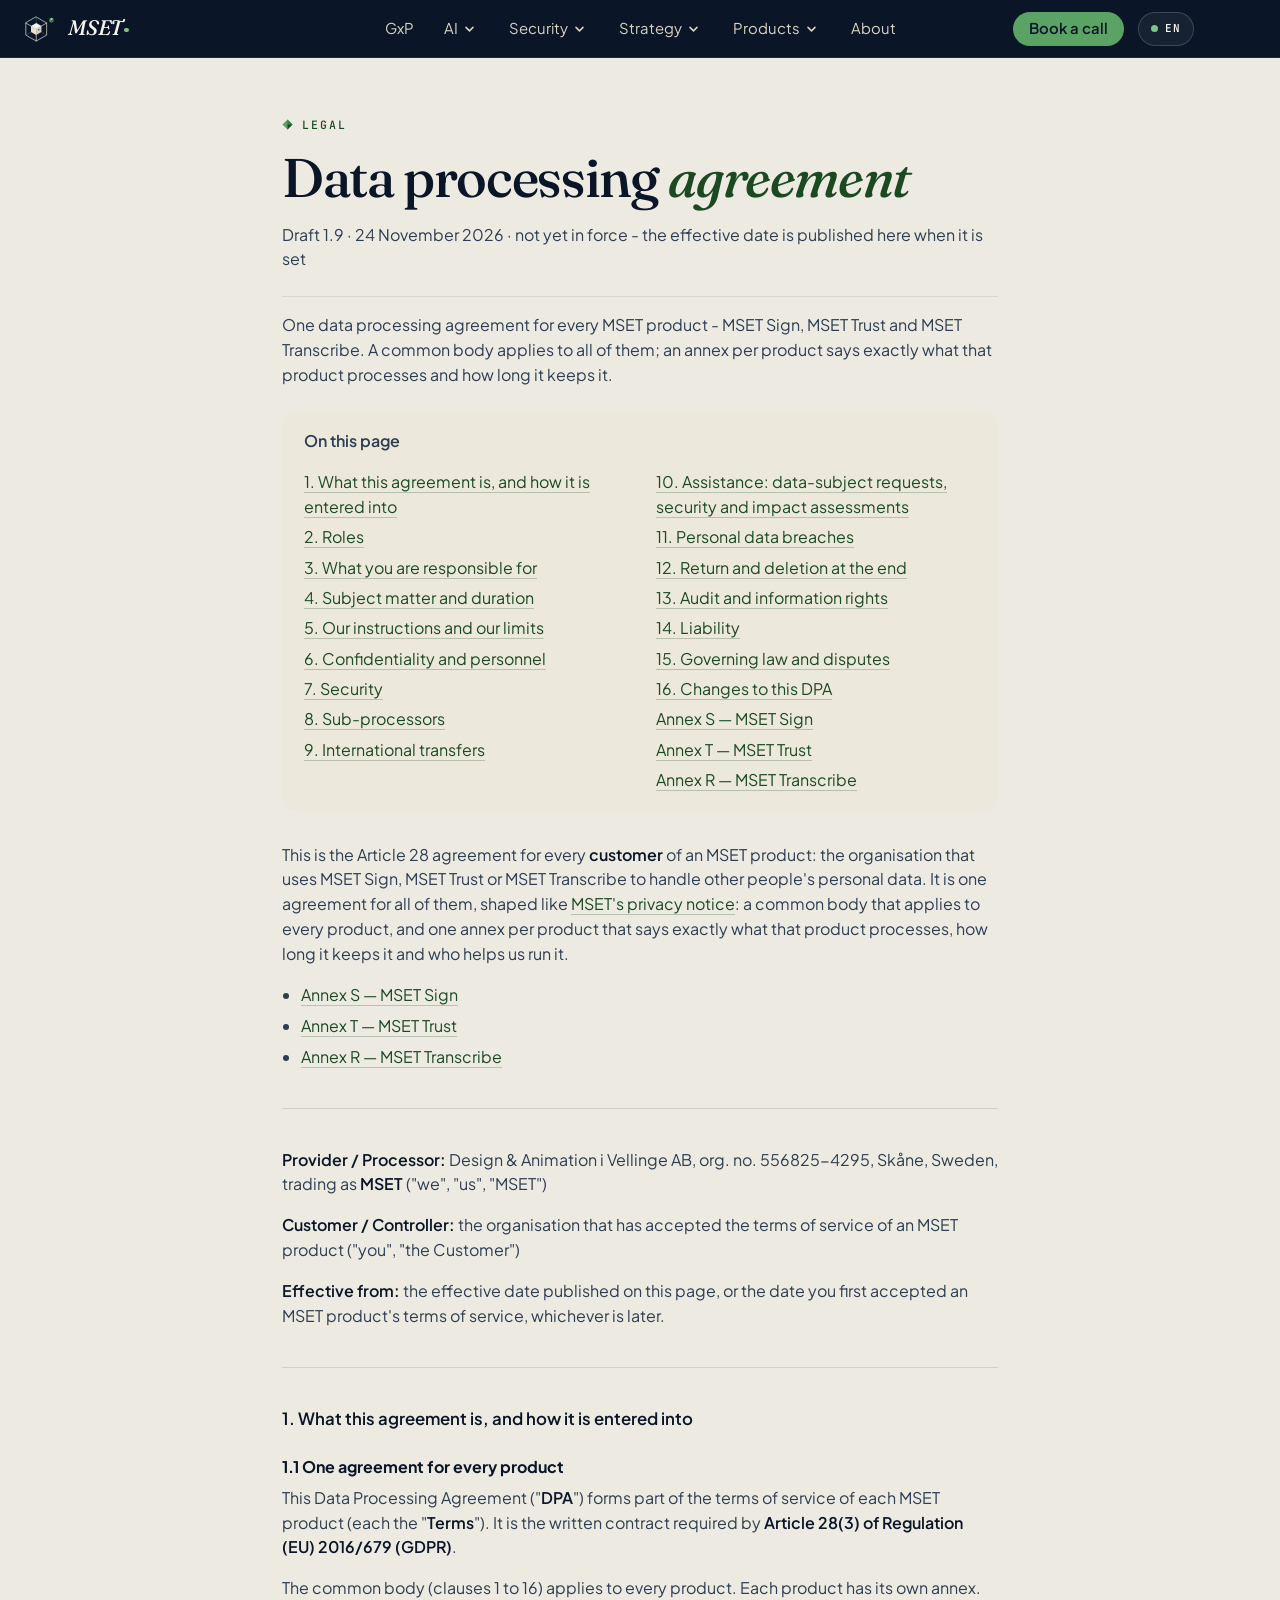
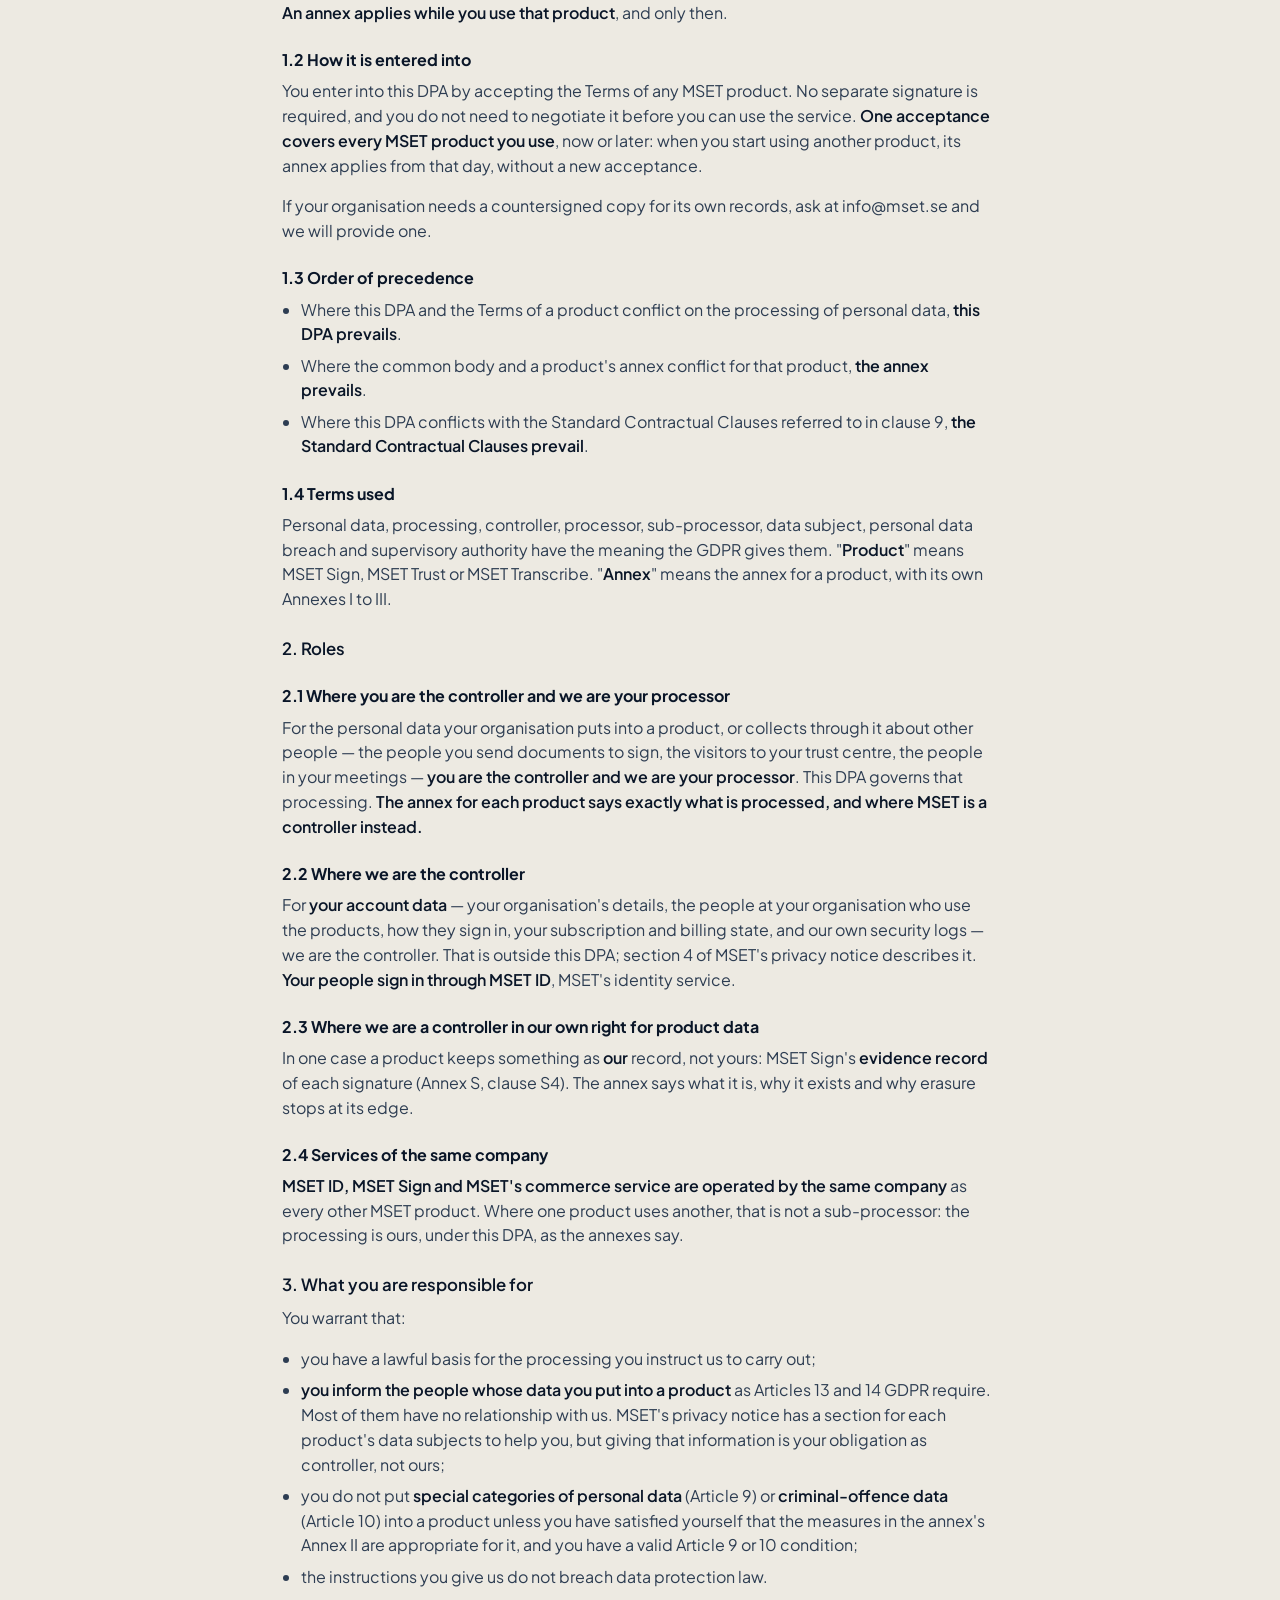
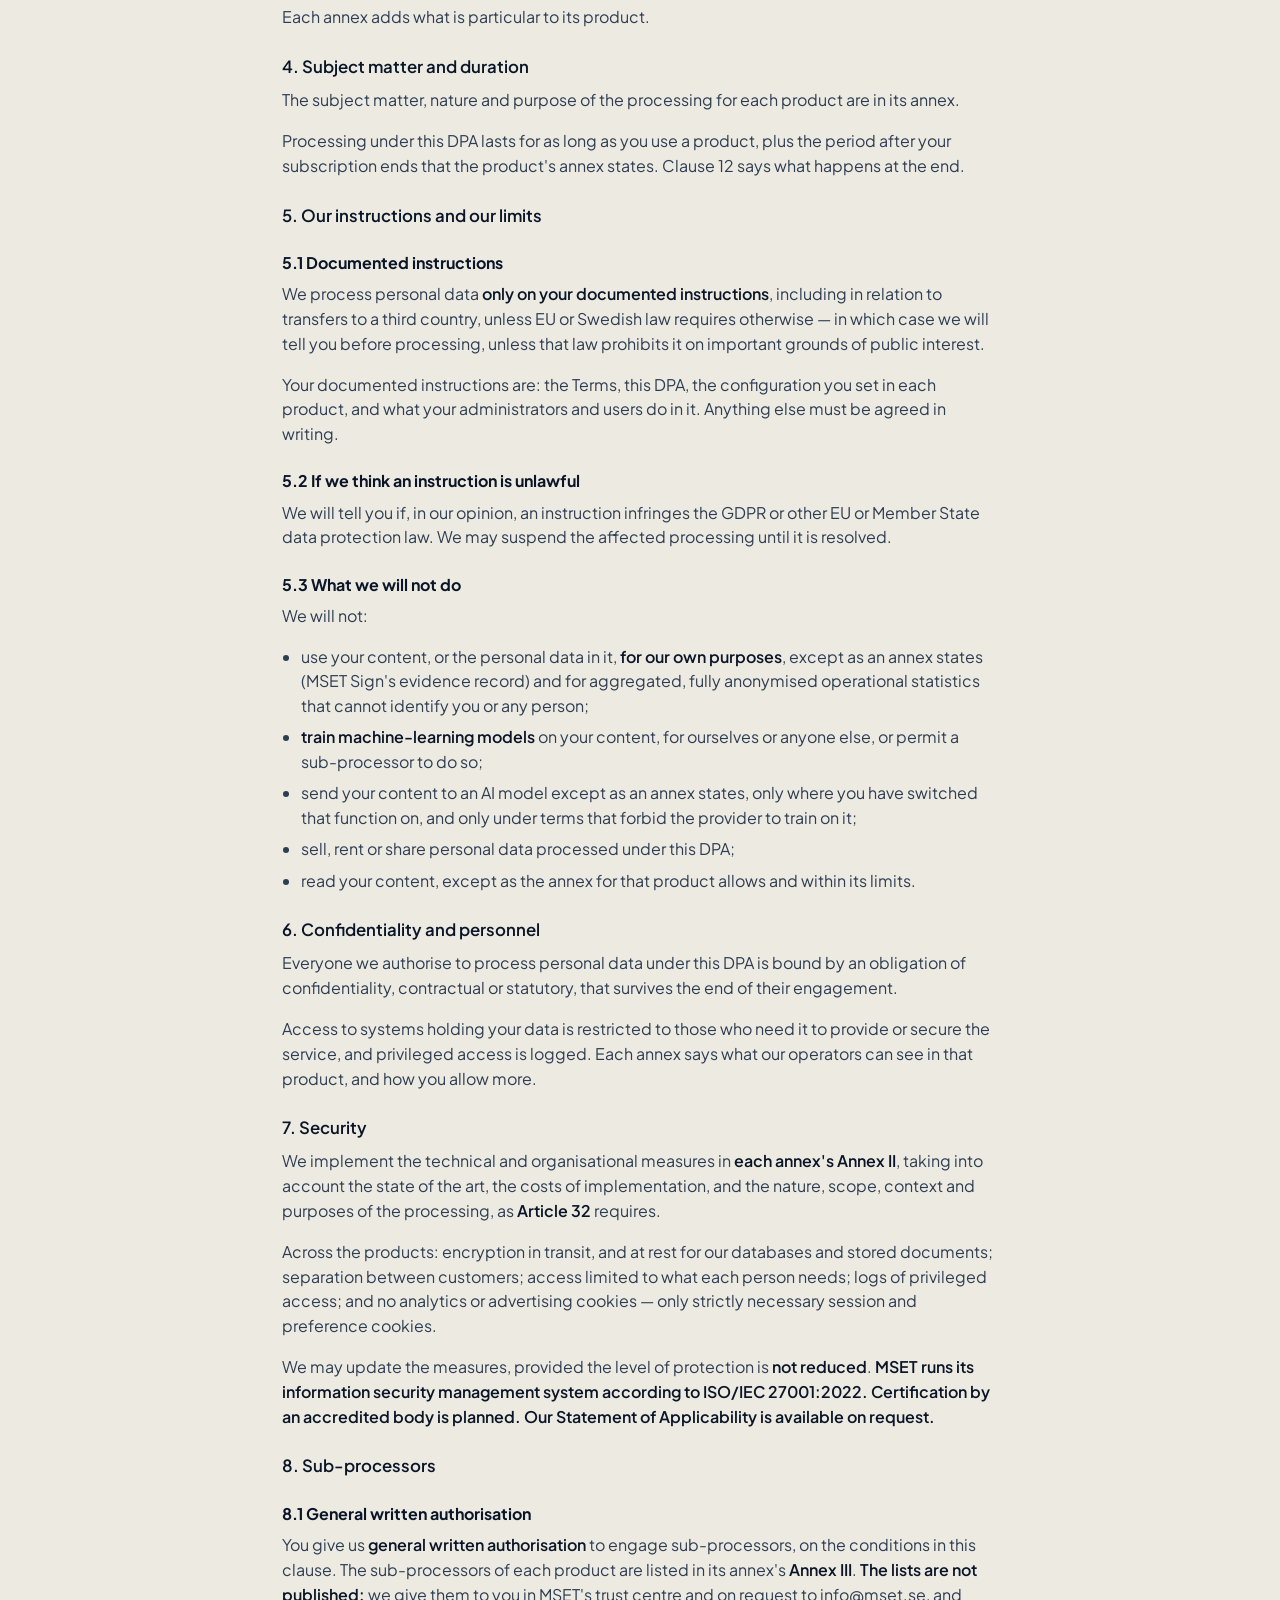
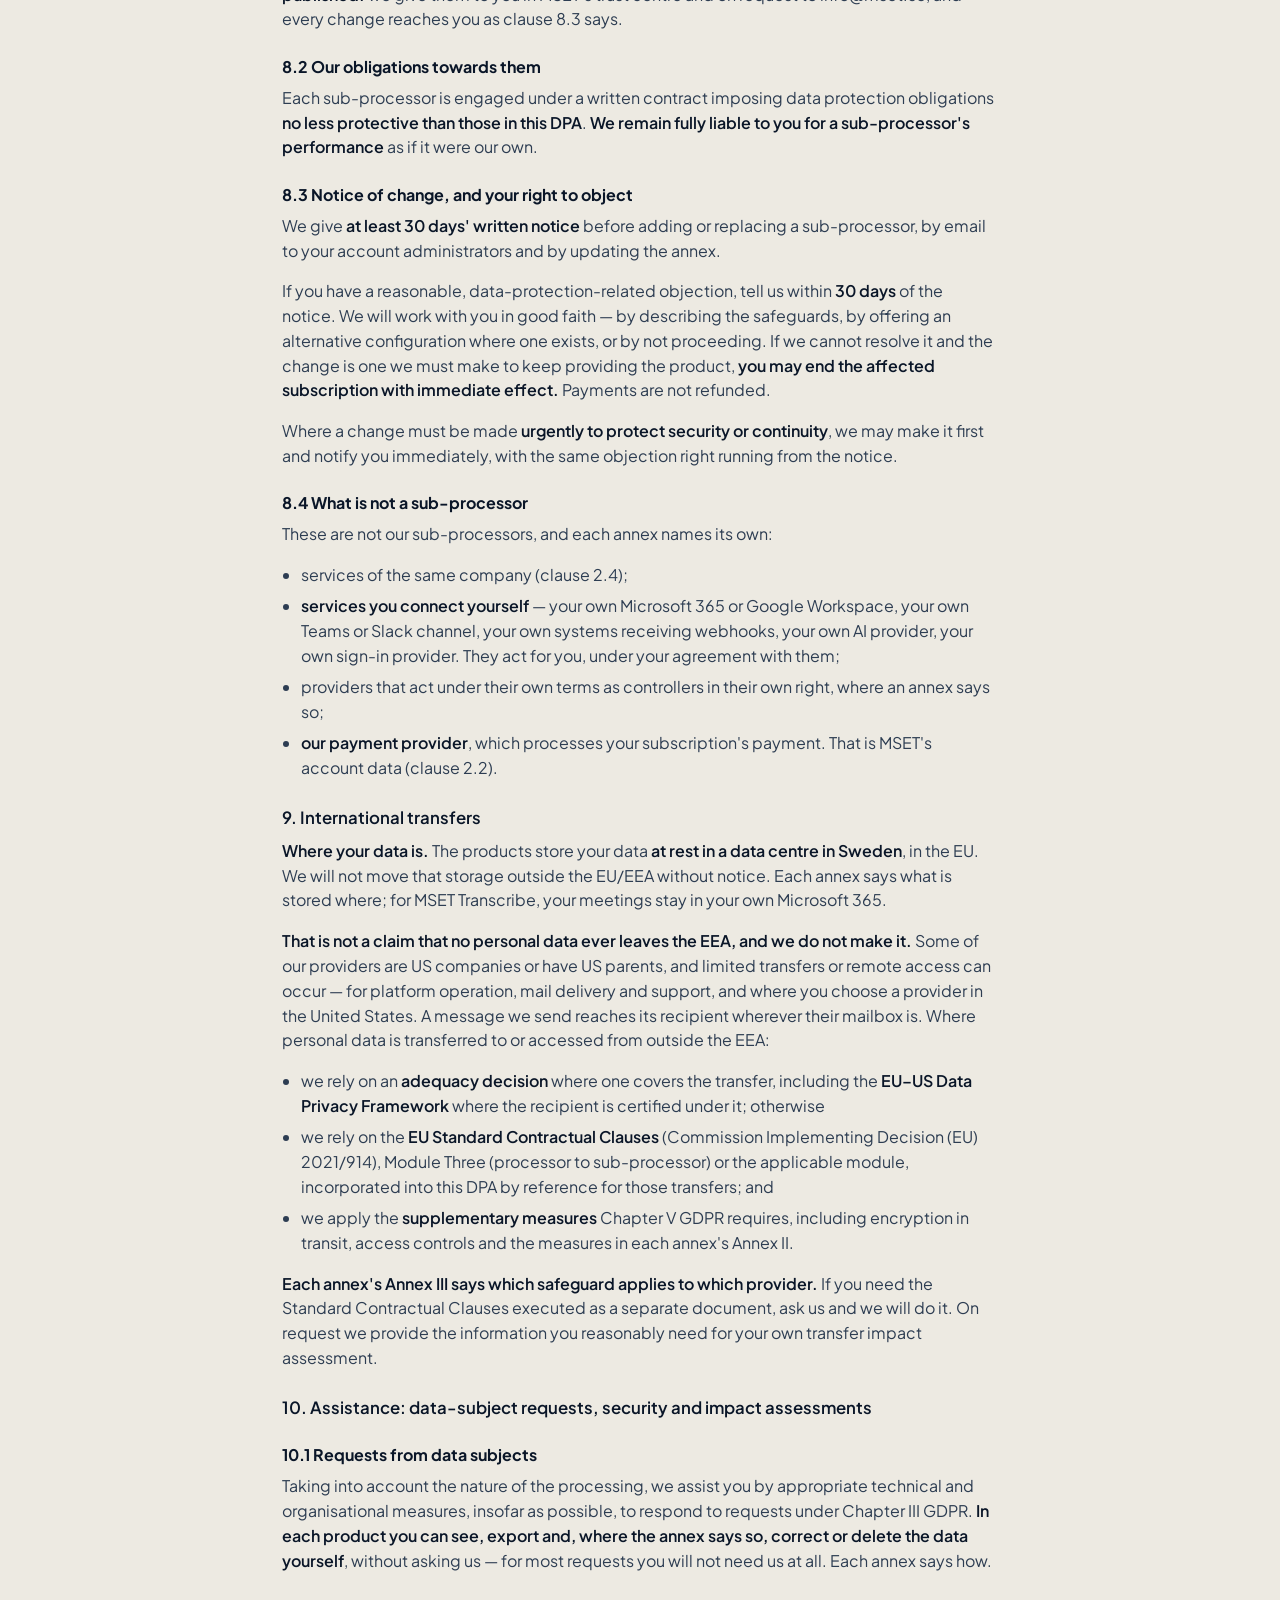
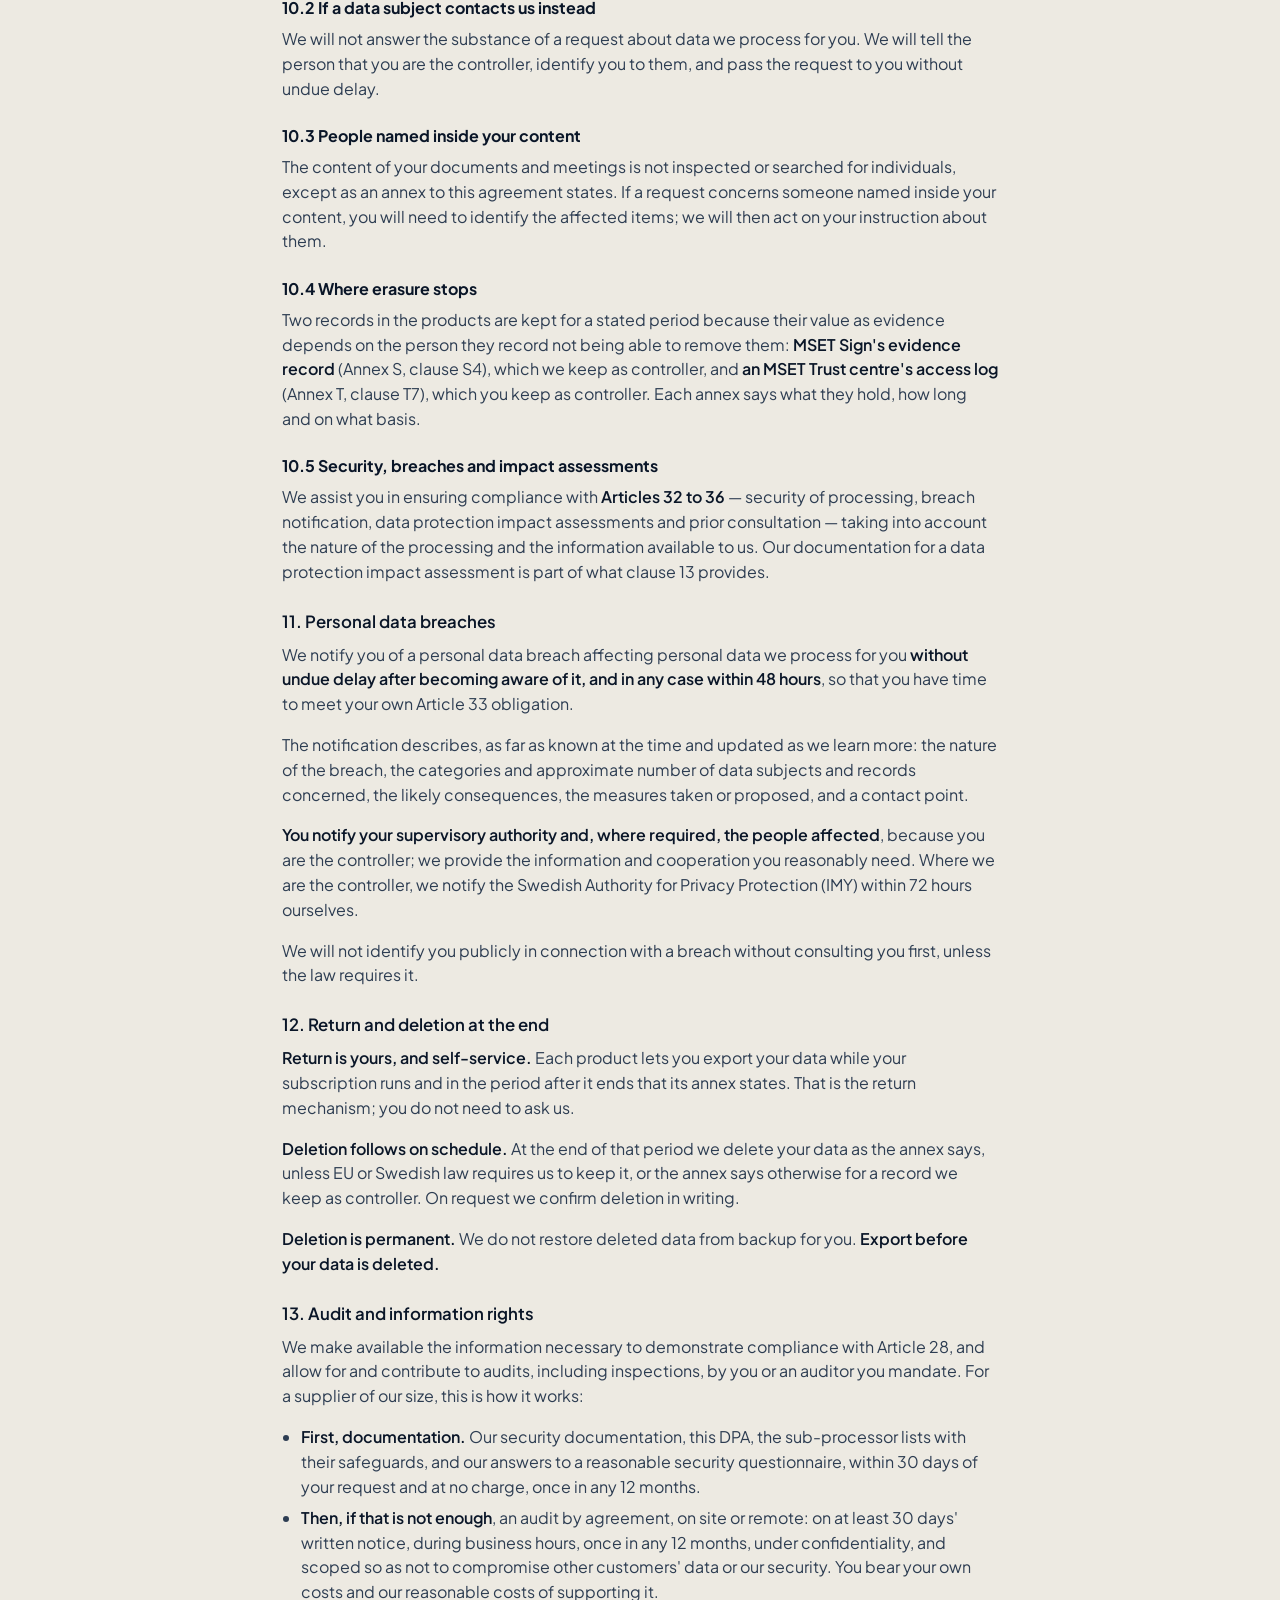
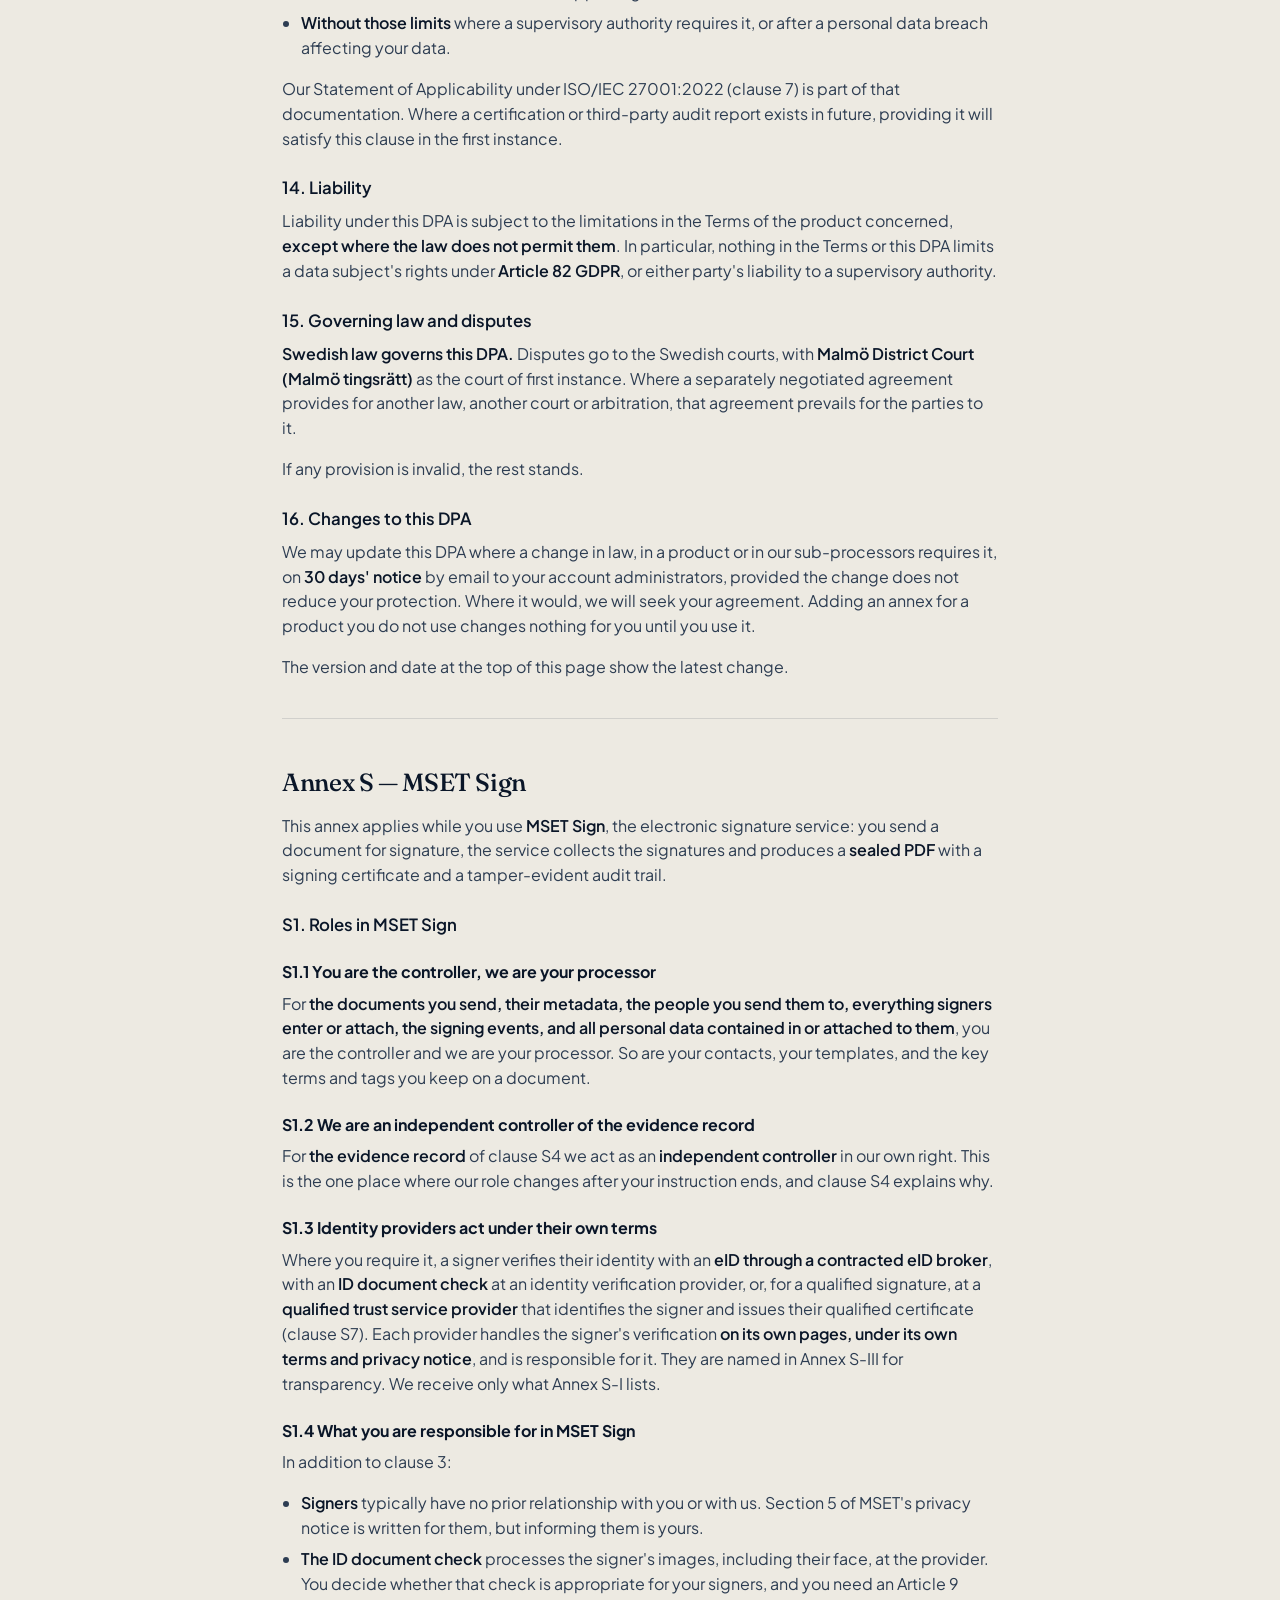
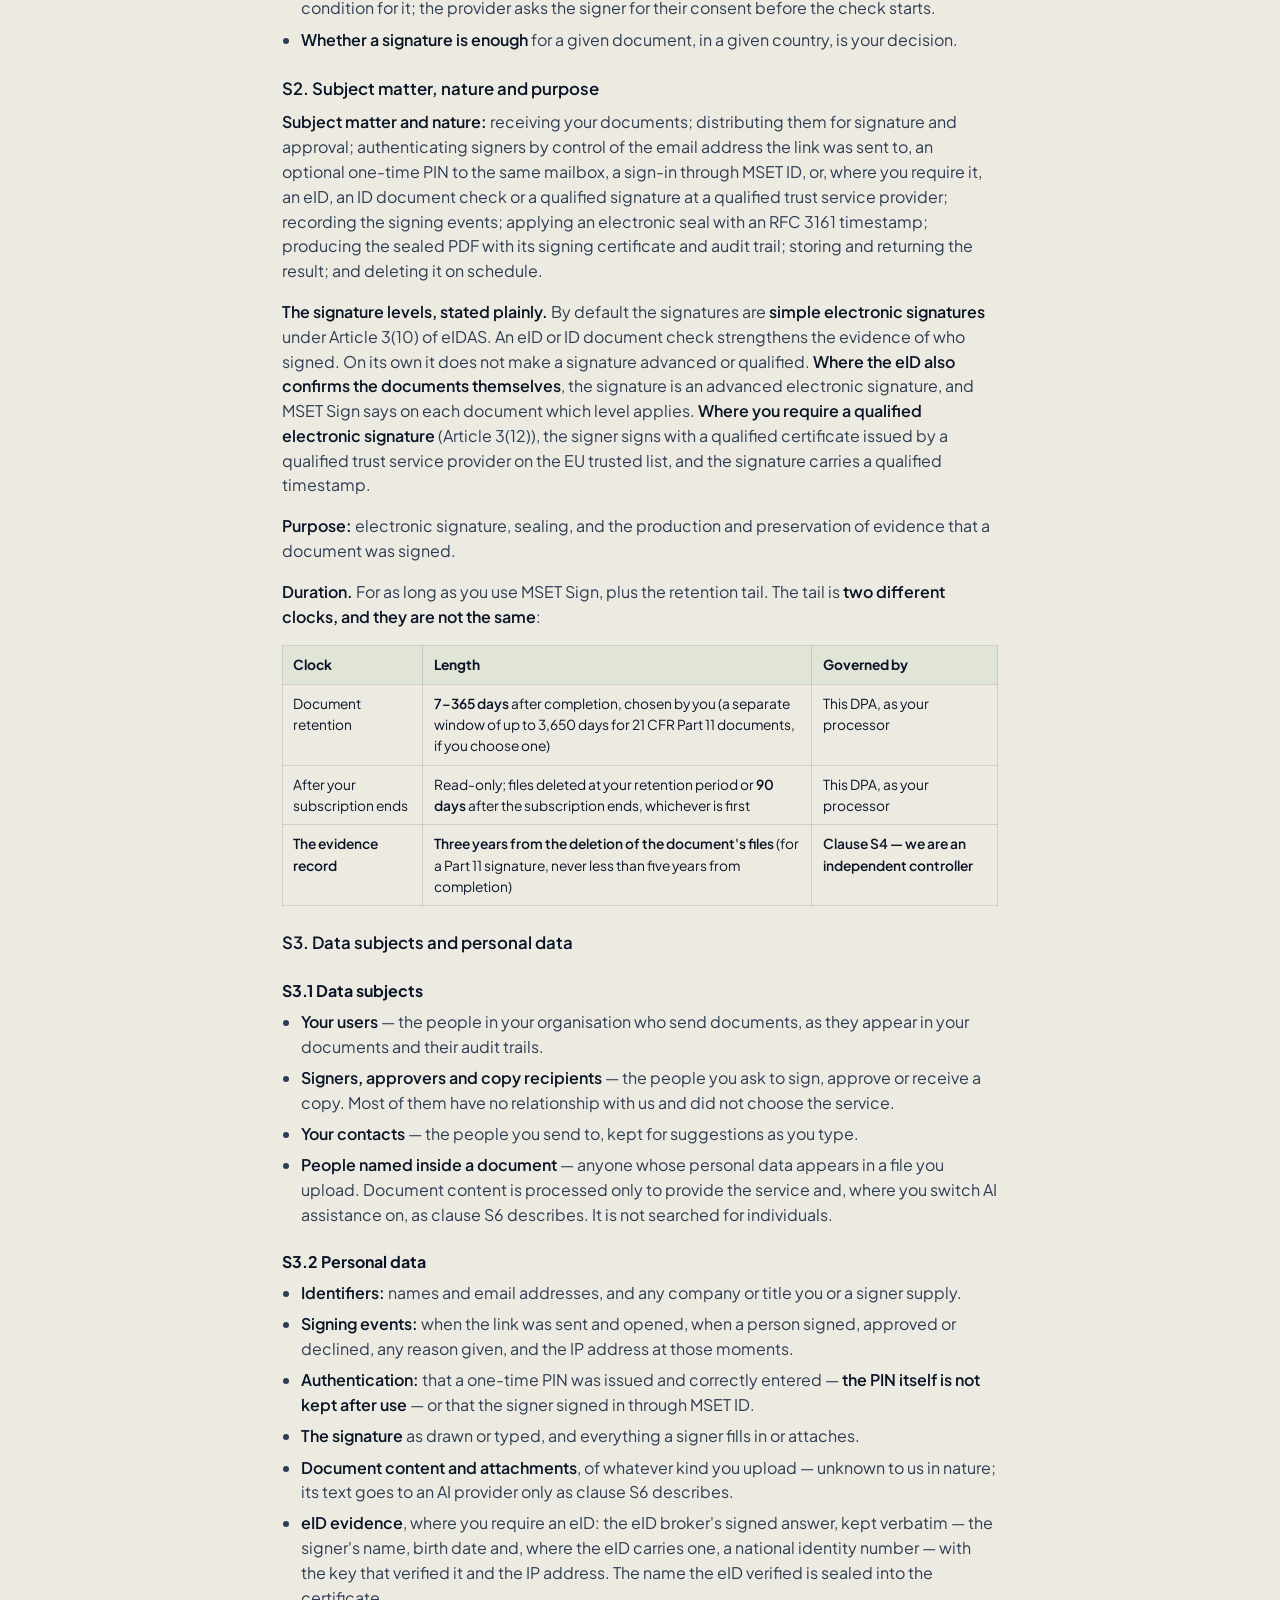
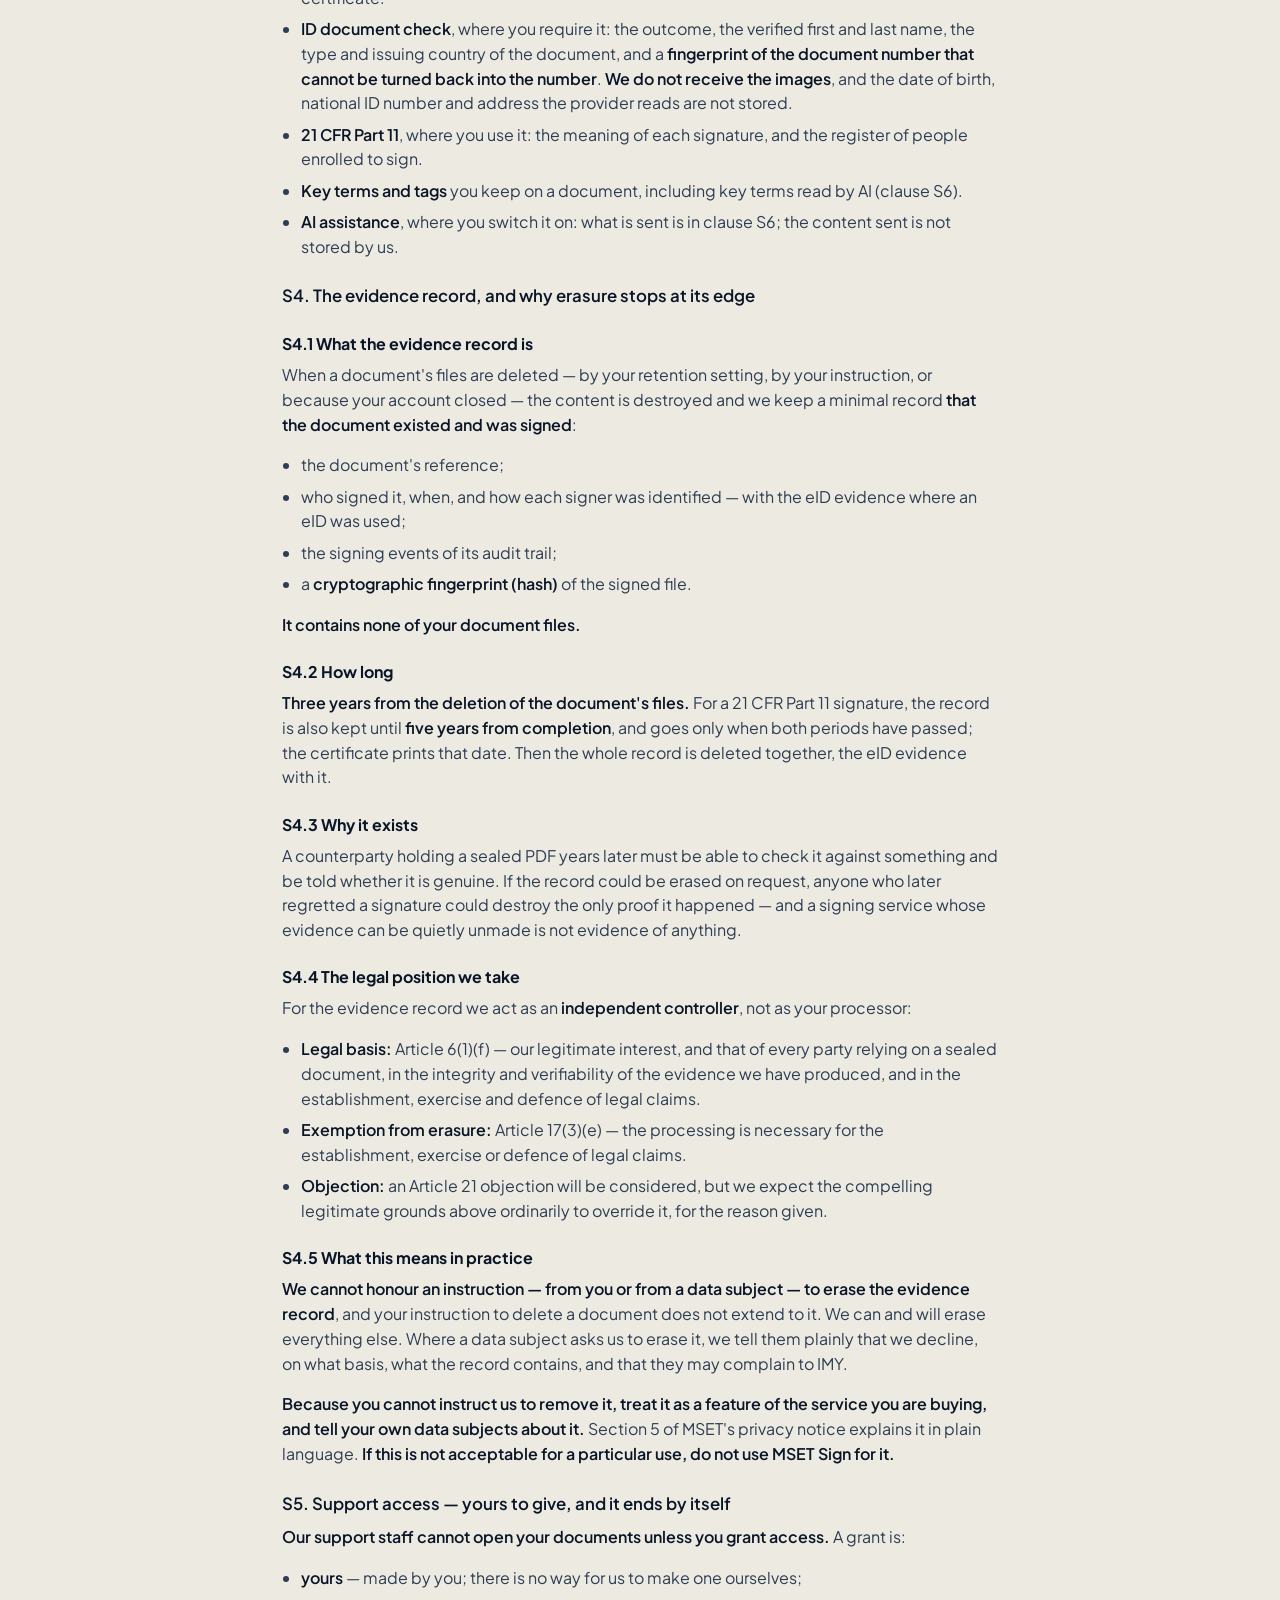
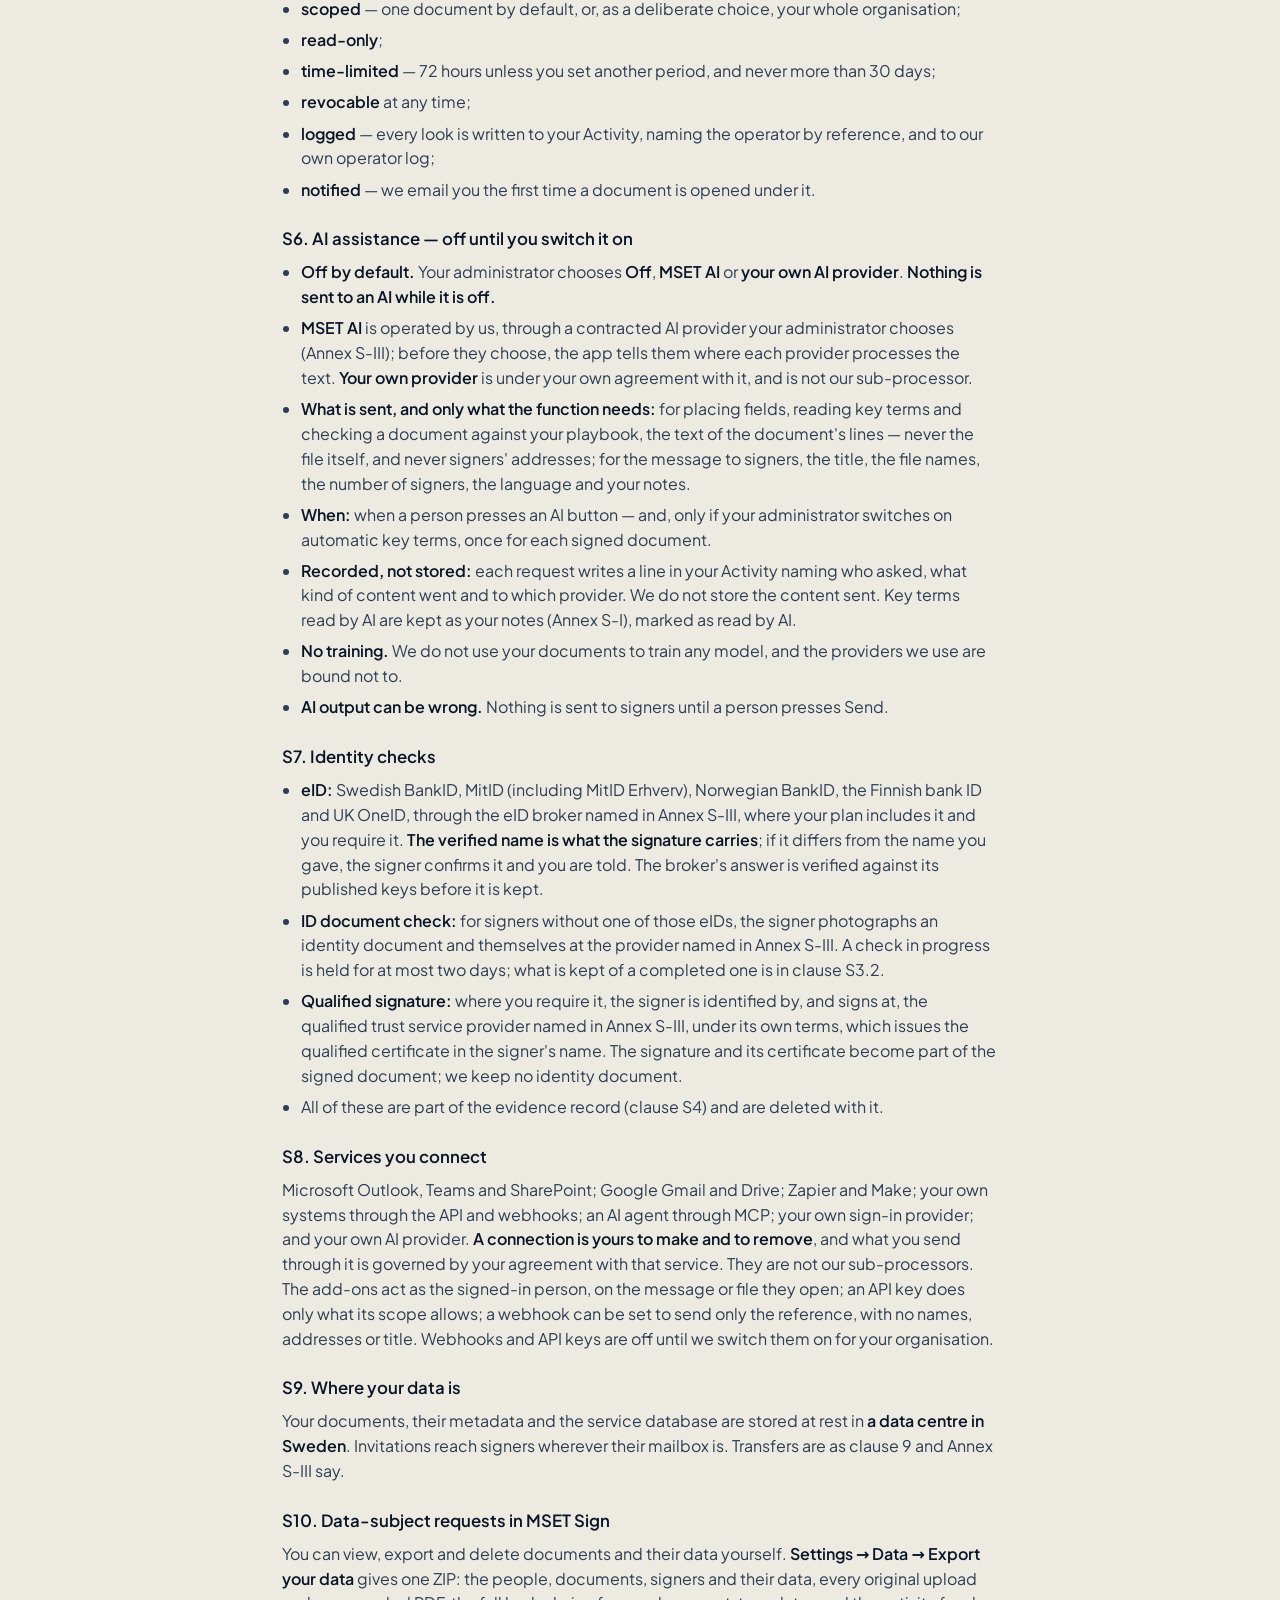
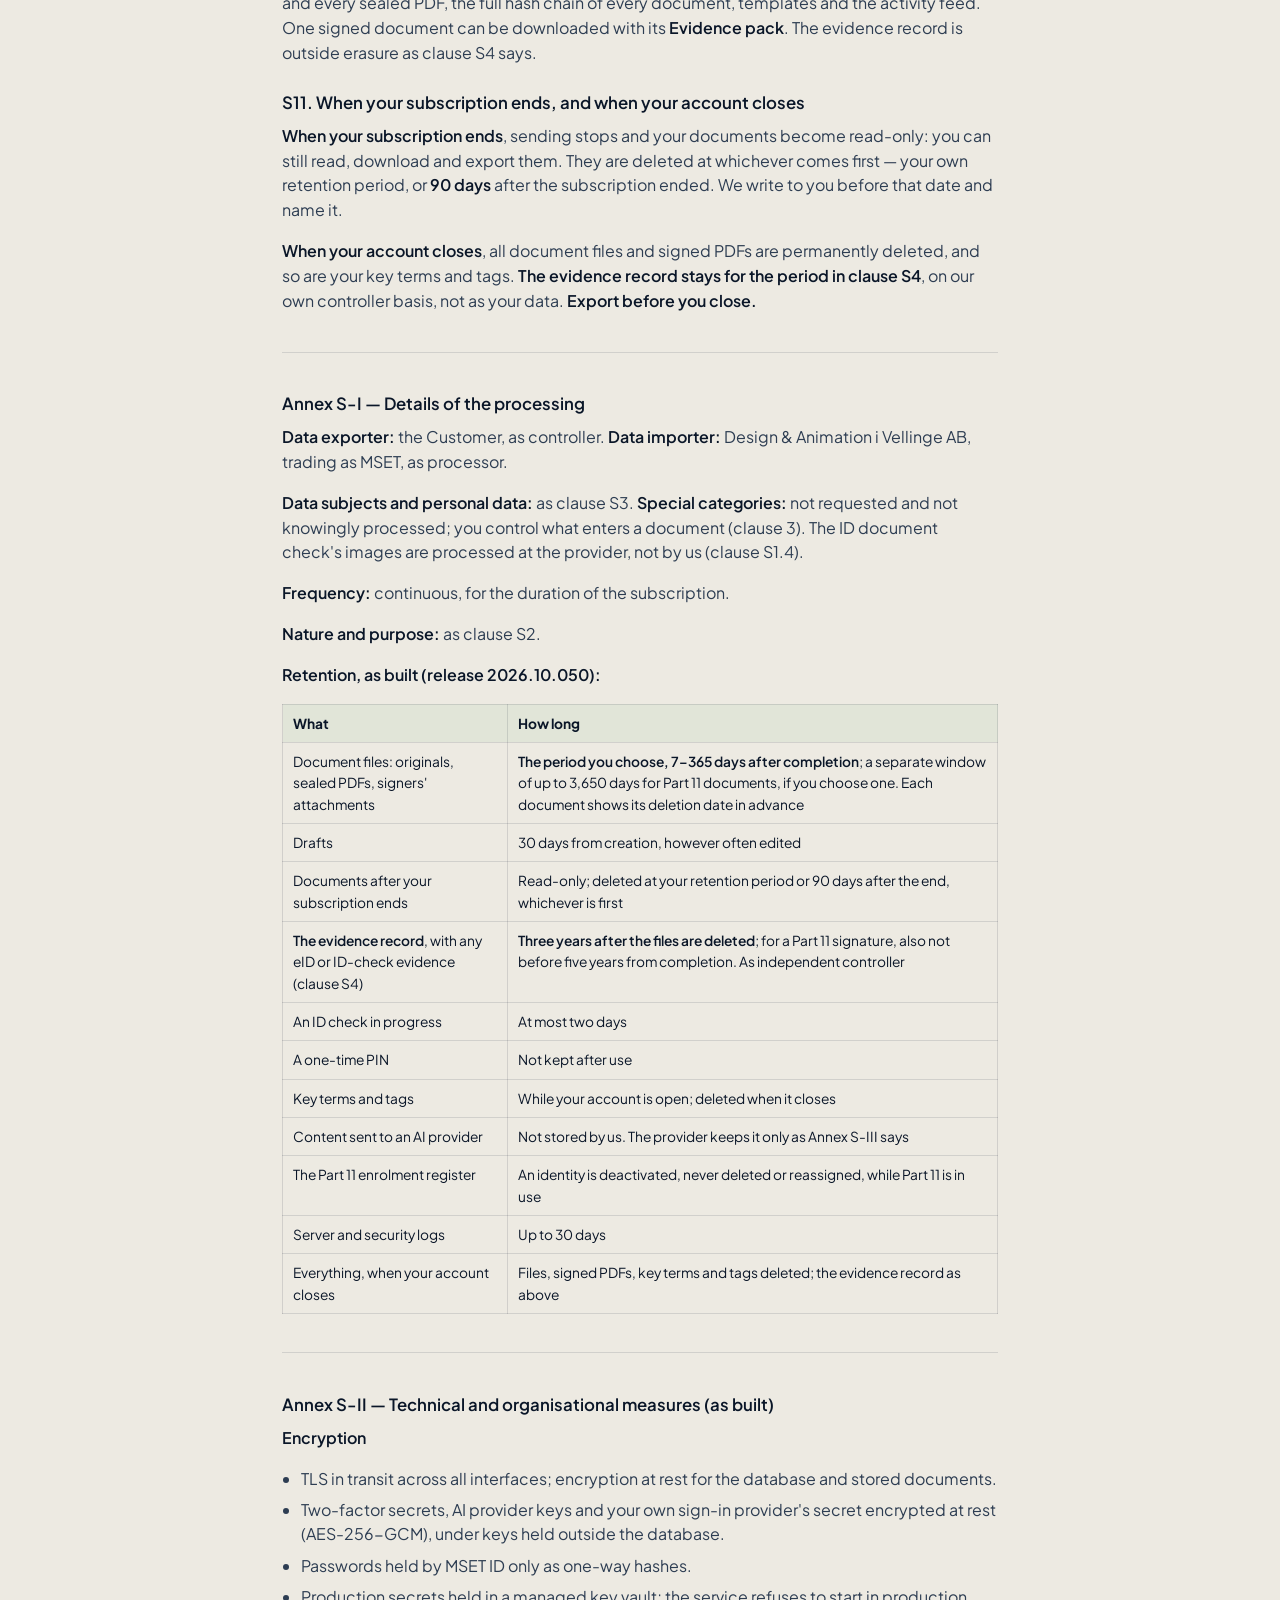
<file: dpa.html>
<!DOCTYPE html>

<html lang="en">
<head>
<meta charset="utf-8"/>
<meta content="default-src 'self'; script-src 'self' 'unsafe-inline'; style-src 'self' 'unsafe-inline'; font-src 'self'; img-src 'self' data: https://mset.goatcounter.com; connect-src 'self' https://mset.goatcounter.com; form-action 'self'; object-src 'none'; base-uri 'self'" http-equiv="Content-Security-Policy"/>
<meta content="strict-origin-when-cross-origin" name="referrer"/>
<meta content="width=device-width, initial-scale=1.0" name="viewport"/>
<link href="favicon.svg?v=2" rel="icon" type="image/svg+xml"/>
<link href="favicon-32.png?v=2" rel="icon" sizes="32x32" type="image/png"/>
<link href="favicon-16.png?v=2" rel="icon" sizes="16x16" type="image/png"/>
<link href="favicon-192.png?v=2" rel="apple-touch-icon" sizes="192x192"/>
<link href="favicon.ico?v=2" rel="alternate icon"/>
<title data-i18n="title.dpa">Data processing agreement · MSET</title>
<meta content="MSET's data processing agreement: one Article 28 agreement for MSET Sign, MSET Trust and MSET Transcribe, with an annex per product." name="description"/>
<link href="https://mset.se/dpa" rel="canonical"/>
<link as="font" crossorigin="" href="/fonts/plus-jakarta-sans-latin-wght-normal.woff2" rel="preload" type="font/woff2"/>
<link href="/fonts/fonts.css" rel="stylesheet"/>
<style>

:root{
  --ink:#0A1628; --ink-2:#0F2338; --ink-3:#16304A; --ink-4:#1E3A55; --ink-5:#2A4A6A;
  --sage-50:#F5F3ED; --sage-100:#ECE8DB; --sage-200:#D9D3BF;
  --forest:#1B4A22; --forest-2:#0F3414; --forest-light:#2E6E38;
  --emerald:#5BA364; --emerald-bright:#7EC389; --emerald-glow:#9BD7A4; --emerald-deep:#3B7D44;
  --muted:#556a82; --muted-2:#6a7f96;
  --danger:#C04040; --warn:#D97B2B;
  --border:rgba(10,22,40,.09); --border-2:rgba(10,22,40,.14);
  --shadow-sm:0 1px 2px rgba(10,22,40,.04), 0 2px 8px rgba(10,22,40,.04);
  --shadow-md:0 4px 16px rgba(10,22,40,.06), 0 12px 32px rgba(10,22,40,.05);
  --shadow-lg:0 10px 40px rgba(10,22,40,.10), 0 30px 60px rgba(10,22,40,.08);
  --font-display:"Fraunces", Georgia, serif;
  --font-body:"Plus Jakarta Sans", -apple-system, system-ui, sans-serif;
  --font-mono:"JetBrains Mono", ui-monospace, monospace;
}
*,*::before,*::after{box-sizing:border-box}
html{scroll-behavior:smooth}
body{
  margin:0;
  font-family:var(--font-body);
  background:var(--sage-50);
  color:var(--ink);
  line-height:1.55;
  -webkit-font-smoothing:antialiased;
  -moz-osx-font-smoothing:grayscale;
}
img,svg{display:block;max-width:100%}
a{color:inherit;text-decoration:none}
button{font:inherit;cursor:pointer;border:none;background:none}

.wordmark{
  font-family:var(--font-display);font-style:italic;font-weight:500;
  font-size:1.45rem;line-height:.9;letter-spacing:-.01em;color:var(--sage-50);
}

.site-nav{
  position:fixed;top:0;left:0;right:0;z-index:100;
  background:#0A1628;
  border-bottom:1px solid rgba(255,255,255,.06);
  transition:background .2s;
}
.site-nav.scrolled{background:#0A1628}
.nav-inner{
  max-width:1280px;margin:0 auto;padding:.85rem 2rem;
  display:flex;align-items:center;justify-content:space-between;gap:2rem;
}
.nav-logo{display:flex;align-items:center;gap:.75rem}
.nav-logo .mark{width:44px;height:38px}
.nav-logo .wordmark{
  font-family:var(--font-display);font-style:italic;font-weight:500;
  font-size:1.45rem;line-height:.9;letter-spacing:-.01em;color:var(--sage-50);
}
.nav-logo .dot{
  display:inline-block;width:.22em;height:.22em;
  background:var(--emerald-bright);border-radius:50%;
  vertical-align:.14em;margin-left:.08em;
}
.nav-links{display:flex;align-items:center;gap:2rem;list-style:none;margin:0;padding:0}
.nav-links a{
  font-size:.8rem;font-weight:500;
  color:rgba(255,255,255,.68);letter-spacing:.005em;
  transition:color .2s;
}
.nav-links a:hover{color:var(--emerald-bright)}
.nav-cta{
  padding:.55rem 1.15rem;background:var(--emerald);
  color:var(--ink)!important;border-radius:999px;
  font-weight:600!important;transition:all .2s;
  font-size:.85rem;
}
.nav-cta:hover{background:var(--emerald-bright);transform:translateY(-1px)}

.nav-hamburger{
  display:none;width:40px;height:40px;
  flex-direction:column;justify-content:center;align-items:center;gap:5px;
  background:transparent;
}
.nav-hamburger span{
  width:22px;height:2px;background:#fff;border-radius:2px;
  transition:all .3s ease;
}
.nav-hamburger.open span:nth-child(1){transform:translateY(7px) rotate(45deg)}
.nav-hamburger.open span:nth-child(2){opacity:0}
.nav-hamburger.open span:nth-child(3){transform:translateY(-7px) rotate(-45deg)}

.mobile-menu{
  display:none;position:fixed;top:62px;left:0;right:0;
  background:rgba(10,22,40,.98);
  backdrop-filter:blur(14px);
  border-bottom:1px solid rgba(255,255,255,.06);
  z-index:99;padding:1.25rem 1.5rem;
  flex-direction:column;
  max-height:calc(100vh - 62px);
  overflow-y:auto;
  -webkit-overflow-scrolling:touch;
  overscroll-behavior:contain;
  opacity:0;transform:translateY(-8px);
  transition:opacity .25s ease, transform .25s ease;
}
.mobile-menu.open{display:flex;opacity:1;transform:translateY(0)}
.mobile-menu a{
  color:rgba(255,255,255,.8);font-size:1rem;font-weight:500;
  padding:.85rem 0;border-bottom:1px solid rgba(255,255,255,.06);
}
.mobile-menu a:last-child{border-bottom:none;margin-top:.5rem}
.mobile-menu .nav-cta{text-align:center;margin-top:.75rem}

.policy{
  max-width:780px;margin:0 auto;padding:7rem 2rem 6rem;
}
.policy a{color:var(--forest);border-bottom:1px solid rgba(27,74,34,.25);transition:color .2s,border-color .2s}
.policy a:hover{color:var(--emerald);border-bottom-color:var(--emerald)}
.eyebrow{
  font-family:var(--font-mono);font-size:.72rem;letter-spacing:.18em;
  text-transform:uppercase;color:var(--forest);font-weight:500;
  margin:0 0 1rem;display:block;
}
.policy h1{
  font-family:var(--font-display);font-weight:500;font-size:clamp(2.2rem,4.5vw,3.4rem);
  line-height:1.05;letter-spacing:-.025em;color:var(--ink);margin:0 0 1rem;
}
.policy h1 em{font-style:italic;color:var(--forest)}
.updated{
  color:var(--muted);font-size:.88rem;margin:0 0 3rem;
  padding-bottom:1.5rem;border-bottom:1px solid var(--border);
}
.policy h2{
  font-family:var(--font-display);font-weight:500;font-size:1.55rem;
  letter-spacing:-.015em;color:var(--ink);margin:2.75rem 0 .75rem;
}
.policy h3{
  font-family:var(--font-body);font-weight:600;font-size:1.05rem;
  color:var(--ink);margin:1.5rem 0 .5rem;
}
.policy p{color:#2d3d52;margin:0 0 1rem;font-size:1rem}
.policy ul{padding-left:1.2rem;margin:0 0 1rem}
.policy li{margin-bottom:.4rem;color:#2d3d52}
.policy strong{color:var(--ink);font-weight:600}
.lede{font-size:1.08rem;color:#445870;margin-bottom:2rem}
.callout{
  background:#fff;border:1px solid var(--border);border-radius:12px;
  padding:1.25rem 1.4rem;margin:1.5rem 0;
}
.callout p:last-child{margin-bottom:0}
.contact-box{
  background:var(--ink);color:var(--sage-50);padding:2rem;border-radius:14px;margin:2.5rem 0;
}
.contact-box h2{color:var(--sage-50);margin-top:0}
.contact-box p{color:rgba(245,243,237,.8)}
.contact-box a{color:var(--emerald-bright);border-bottom:1px solid rgba(126,195,137,.4)}
.contact-box a:hover{color:#fff;border-color:#fff}


















@media (max-width:980px){
  .footer-grid{grid-template-columns:1fr 1fr;gap:2rem 1.5rem}


  .nav-hamburger{display:flex}
  .nav-links{display:none}
  .nav-inner{padding:.75rem 1.25rem}
}
@media (max-width:600px){
  .policy{padding:6rem 1.25rem 4rem}



}

.i18n > [lang]{display:none}
body[data-lang="en"] .i18n > [lang="en"],
body[data-lang="sv"] .i18n > [lang="sv"],
body[data-lang="da"] .i18n > [lang="da"]{display:inline}
.i18n-block > [lang]{display:none}
body[data-lang="en"] .i18n-block > [lang="en"],
body[data-lang="sv"] .i18n-block > [lang="sv"],
body[data-lang="da"] .i18n-block > [lang="da"]{display:block}

.nav-links{position:relative}
.nav-links > li{position:relative}

.nav-links .has-deep{
  display:inline-flex;align-items:center;gap:.25rem;
  padding:.35rem 0;margin:-.35rem 0;
  cursor:default;
}
.nav-links .has-deep > a{padding:.1rem 0}
.nav-links .has-deep[data-deep="ai"] > a{display:inline-block;min-width:24px;text-align:right;margin-left:-10px}
.deep-toggle{
  width:24px;height:24px;
  display:inline-flex;align-items:center;justify-content:center;
  color:rgba(255,255,255,.5);border-radius:3px;padding:0;
  margin:-3px -3px -3px -4px;background:transparent;border:none;cursor:pointer;
  transition:color .2s var(--ease,cubic-bezier(.16,1,.3,1)),transform .25s var(--ease,cubic-bezier(.16,1,.3,1));
}
.deep-toggle:hover,.deep-toggle:focus-visible{color:var(--emerald-bright);outline:none}
.deep-toggle:focus-visible{outline:2px solid var(--emerald-bright);outline-offset:1px}
.deep-toggle svg{
  width:10px;height:10px;
  transition:transform .25s var(--ease,cubic-bezier(.16,1,.3,1));
}
.has-deep.open .deep-toggle{color:var(--emerald-bright)}
.has-deep.open .deep-toggle svg{transform:rotate(180deg)}

.deep-card{
  position:absolute;top:calc(100% + .85rem);left:50%;
  transform:translateX(-50%) translateY(-8px);
  width:340px;background:#fff;
  border:1px solid rgba(10,22,40,.1);border-radius:12px;
  box-shadow:0 10px 24px rgba(10,22,40,.12),0 2px 6px rgba(10,22,40,.06);
  padding:.5rem;opacity:0;visibility:hidden;pointer-events:none;
  transition:opacity .22s var(--ease,cubic-bezier(.16,1,.3,1)),transform .28s var(--ease,cubic-bezier(.16,1,.3,1)),visibility .22s;
  z-index:101;
}
.deep-card::before{
  content:"";position:absolute;top:0;left:24px;right:24px;height:2px;
  background:linear-gradient(90deg,transparent 0%,var(--emerald) 20%,var(--emerald-bright) 50%,var(--emerald) 80%,transparent 100%);
  border-radius:0 0 2px 2px;
}
.deep-card::after{
  content:"";position:absolute;top:-7px;left:50%;
  transform:translateX(-50%) rotate(45deg);
  width:12px;height:12px;background:#fff;
  border-left:1px solid rgba(10,22,40,.1);border-top:1px solid rgba(10,22,40,.1);
}
.has-deep.open .deep-card{
  opacity:1;visibility:visible;pointer-events:auto;
  transform:translateX(-50%) translateY(0);
}

.deep-row{
  display:block;padding:.85rem 1rem;border-radius:8px;
  transition:background .18s var(--ease,cubic-bezier(.16,1,.3,1));
}
.deep-row + .deep-row{margin-top:.2rem}
.deep-row:hover,.deep-row:focus-visible{background:var(--sage-50);outline:none}
.deep-row-label{
  font-family:var(--f-display,'Fraunces',Georgia,serif);font-style:italic;
  font-size:1rem;font-weight:500;color:var(--ink);
  display:flex;align-items:center;gap:.4rem;margin-bottom:.18rem;
}
.deep-row-label .arrow{
  display:inline-block;font-size:.85em;color:var(--emerald);
  transition:transform .2s var(--ease,cubic-bezier(.16,1,.3,1));
}
.deep-row:hover .deep-row-label .arrow{transform:translateX(3px)}
.deep-row-desc{
  font-family:var(--f-body,'Plus Jakarta Sans',sans-serif);
  font-size:.76rem;line-height:1.45;color:var(--muted);font-style:normal;
}
.deep-row.primary .deep-row-label::before{
  content:"";width:5px;height:5px;border-radius:50%;
  background:var(--emerald);display:inline-block;flex-shrink:0;
}

.lang-switch{position:relative;margin-left:.5rem;display:inline-flex;align-items:center}
.lang-pill{
  display:inline-flex;align-items:center;gap:.35rem;
  background:rgba(255,255,255,.06);border:1px solid rgba(255,255,255,.1);
  border-radius:999px;padding:.35rem .72rem .35rem .8rem;
  font-family:var(--f-mono,'JetBrains Mono',ui-monospace,monospace);
  font-size:.68rem;font-weight:600;letter-spacing:.1em;text-transform:uppercase;
  color:rgba(255,255,255,.85);cursor:pointer;
  transition:all .2s var(--ease,cubic-bezier(.16,1,.3,1));
}
.lang-pill:hover,.lang-pill:focus-visible{
  background:rgba(255,255,255,.1);border-color:rgba(126,195,137,.3);
  color:#fff;outline:none;
}
.lang-pill .chevron{
  width:8px;height:8px;opacity:.7;
  transition:transform .25s var(--ease,cubic-bezier(.16,1,.3,1));
}
.lang-switch.open .lang-pill .chevron{transform:rotate(180deg)}
.lang-pill .dot{
  width:5px;height:5px;border-radius:50%;
  background:var(--emerald-bright);display:inline-block;
}

.lang-pop{
  position:absolute;top:calc(100% + .75rem);right:0;
  min-width:220px;background:#fff;
  border:1px solid rgba(10,22,40,.1);border-radius:12px;
  box-shadow:0 10px 24px rgba(10,22,40,.12),0 2px 6px rgba(10,22,40,.06);
  padding:1.2rem 1.3rem 1.1rem;
  opacity:0;visibility:hidden;pointer-events:none;
  transform:translateY(-6px) scale(.97);transform-origin:top right;
  transition:opacity .22s var(--ease,cubic-bezier(.16,1,.3,1)),transform .28s var(--ease,cubic-bezier(.16,1,.3,1)),visibility .22s;
  z-index:101;
}
.lang-pop::after{
  content:"";position:absolute;top:-7px;right:18px;
  width:12px;height:12px;background:#fff;transform:rotate(45deg);
  border-left:1px solid rgba(10,22,40,.1);border-top:1px solid rgba(10,22,40,.1);
}
.lang-switch.open .lang-pop{
  opacity:1;visibility:visible;pointer-events:auto;
  transform:translateY(0) scale(1);
}
.lang-pop-label{
  font-family:var(--f-mono,'JetBrains Mono',ui-monospace,monospace);
  font-size:.55rem;font-weight:600;letter-spacing:.18em;
  text-transform:uppercase;color:var(--muted);margin-bottom:.75rem;
}
.lang-pop ul{display:flex;flex-direction:column;gap:.1rem;list-style:none;padding:0;margin:0}
.lang-pop button{
  display:flex;align-items:center;justify-content:space-between;gap:1rem;
  width:100%;padding:.55rem .6rem;border-radius:6px;text-align:left;
  background:transparent;border:none;cursor:pointer;font:inherit;
  transition:background .18s var(--ease,cubic-bezier(.16,1,.3,1));
}
.lang-pop button:hover,.lang-pop button:focus-visible{background:var(--sage-50);outline:none}
.lang-pop .native{
  font-family:var(--f-display,'Fraunces',Georgia,serif);font-style:italic;
  font-size:1.15rem;font-weight:400;color:var(--ink);letter-spacing:-.005em;
}
.lang-pop .code{
  font-family:var(--f-mono,'JetBrains Mono',ui-monospace,monospace);
  font-size:.62rem;font-weight:600;letter-spacing:.14em;
  color:var(--muted);text-transform:uppercase;
}
.lang-pop button[aria-pressed="true"] .native{color:var(--forest)}
.lang-pop button[aria-pressed="true"] .native::after{
  content:"";display:inline-block;width:6px;height:6px;border-radius:50%;
  background:var(--emerald);margin-left:.5rem;vertical-align:middle;
}
.lang-pop button[aria-pressed="true"] .code{color:var(--forest)}

@media (max-width:980px){
  .lang-switch{display:none}
  .mobile-menu .lang-switch{display:block;margin-top:1rem;position:static}
  .mobile-menu .lang-pop{
    position:static;opacity:1;visibility:visible;pointer-events:auto;
    transform:none;box-shadow:none;padding:1rem 0 0;
    background:transparent;border:none;border-top:1px solid rgba(255,255,255,.08);
  }
  .mobile-menu .lang-pop::after{display:none}
  .mobile-menu .lang-pop .native{color:rgba(255,255,255,.85)}
  .mobile-menu .lang-pop .code{color:rgba(255,255,255,.5)}
  .mobile-menu .lang-pop-label{color:rgba(255,255,255,.62)}
  .mobile-menu .lang-pop button:hover{background:rgba(255,255,255,.05)}
  .mobile-menu .lang-pop button[aria-pressed="true"] .native{color:var(--emerald-glow)}
  .mobile-menu .lang-pop button[aria-pressed="true"] .code{color:var(--emerald-bright)}
  .mobile-menu .deep-child{
    padding-left:1.2rem;font-size:.88rem;color:rgba(255,255,255,.6);
    border-bottom:1px solid rgba(255,255,255,.04)!important;
  }
  .mobile-menu .deep-child::before{content:"→ ";color:var(--emerald-bright)}
}


.courtesy-banner{
  display:none;
  margin:1.5rem 0 2rem;
  padding:1rem 1.25rem;
  background:rgba(217,123,43,.08);
  border-left:3px solid var(--warn);
  border-radius:6px;
  font-size:.85rem;line-height:1.55;
  color:var(--muted);
}
body[data-lang="sv"] .courtesy-banner,
body[data-lang="da"] .courtesy-banner{display:block}


body {
  font-feature-settings: "onum" 1, "liga" 1, "kern" 1;
}
h1, h2, h3, h4,
.stat, .stat-num, .big-number,
.kpi-value, .reel, .scare-num,
.threat-pct, .threat-bar,
.phase-dur, .eng-duration, .eng-num, .gov-num,
.m-stat-num {
  font-feature-settings: "lnum" 1, "liga" 1, "kern" 1;
}
.eyebrow, .mono, .scare-label, .scare-meta,
.nav-links .lang-pill, .lang-pop .code,
.dash-title, .chart-title, .kpi-label,
.eng-duration, .arch-label {
  font-feature-settings: "lnum" 1;
}

abbr {
  font-variant-caps: all-small-caps;
  font-feature-settings: "smcp" 1, "c2sc" 1, "lnum" 1;
  letter-spacing: .05em;
  text-decoration: none;
}

.eyebrow {
  display: inline-flex;
  align-items: center;
  gap: .55rem;
}
.eyebrow::before {
  content: "";
  display: inline-block;
  width: 11px;
  height: 11px;
  flex-shrink: 0;
  background-image: url("data:image/svg+xml;utf8,<svg xmlns='http://www.w3.org/2000/svg' viewBox='0 0 12 12'><path d='M6 0.5 L11.5 6 L6 11.5 L0.5 6 Z' fill='%235BA364'/><path d='M6 0.5 L11.5 6 L6 6 Z' fill='%233B7D44'/><path d='M6 6 L11.5 6 L6 11.5 Z' fill='%231B4A22'/></svg>");
  background-size: contain;
  background-repeat: no-repeat;
  background-position: center;
}
.hero .eyebrow::before,
.rollout .eyebrow::before,
.scare-strip .eyebrow::before,
.dark-section .eyebrow::before,
.problem .eyebrow::before,
.final-cta .eyebrow::before {
  background-image: url("data:image/svg+xml;utf8,<svg xmlns='http://www.w3.org/2000/svg' viewBox='0 0 12 12'><path d='M6 0.5 L11.5 6 L6 11.5 L0.5 6 Z' fill='%237EC389'/><path d='M6 0.5 L11.5 6 L6 6 Z' fill='%239BD7A4'/><path d='M6 6 L11.5 6 L6 11.5 Z' fill='%235BA364'/></svg>");
}

.section-mark {
  display: inline-flex;
  align-items: center;
  justify-content: center;
  gap: .9rem;
  padding: .45rem 1.2rem;
  background: rgba(245,243,237,.92);
  backdrop-filter: blur(4px);
  -webkit-backdrop-filter: blur(4px);
  border-radius: 999px;
  box-shadow: 0 0 6px rgba(10,22,40,.1), 0 0 0 1px rgba(10,22,40,.04);
  position: relative;
  z-index: 2;
}
.section-mark-wrap {
  position: relative;
  height: 0;
  display: flex;
  justify-content: center;
  pointer-events: none;
  z-index: 3;
}
.section-mark-wrap .section-mark {
  position: absolute;
  top: 0;
  left: 50%;
  transform: translate(-50%, -50%);
  pointer-events: auto;
}

.section-mark::before,
.section-mark::after {
  content: "";
  width: 56px;
  max-width: 56px;
  flex: 0 0 56px;
  height: 1px;
  background: linear-gradient(90deg, transparent, rgba(27,74,34,.3), rgba(27,74,34,.42));
}
.section-mark::after {
  background: linear-gradient(90deg, rgba(27,74,34,.42), rgba(27,74,34,.3), transparent);
}
.section-mark .mark {
  width: 13px;
  height: 13px;
  flex-shrink: 0;
  background-image: url("data:image/svg+xml;utf8,<svg xmlns='http://www.w3.org/2000/svg' viewBox='0 0 12 12'><path d='M6 0.5 L11.5 6 L6 11.5 L0.5 6 Z' fill='%235BA364' opacity='.55'/><path d='M6 0.5 L11.5 6 L6 6 Z' fill='%233B7D44' opacity='.55'/><path d='M6 6 L11.5 6 L6 11.5 Z' fill='%231B4A22' opacity='.55'/></svg>");
  background-size: contain;
  background-repeat: no-repeat;
}
.section-mark-wrap.dark .section-mark::before,
.section-mark-wrap.dark .section-mark::after {
  background: linear-gradient(90deg, transparent, rgba(255,255,255,.08), rgba(255,255,255,.14));
}
.section-mark-wrap.dark .section-mark::after {
  background: linear-gradient(90deg, rgba(255,255,255,.14), rgba(255,255,255,.08), transparent);
}
.section-mark-wrap.dark .section-mark .mark {
  background-image: url("data:image/svg+xml;utf8,<svg xmlns='http://www.w3.org/2000/svg' viewBox='0 0 12 12'><path d='M6 0.5 L11.5 6 L6 11.5 L0.5 6 Z' fill='%237EC389' opacity='.55'/><path d='M6 0.5 L11.5 6 L6 6 Z' fill='%239BD7A4' opacity='.55'/><path d='M6 6 L11.5 6 L6 11.5 Z' fill='%235BA364' opacity='.55'/></svg>");
}

.use-list li::before,
.eng-deliverables li::before,
.comp-list li::before,
.report-meta li::before {
  content: "—" !important;
  position: absolute !important;
  left: 0 !important;
  top: 0 !important;
  width: 1rem !important;
  height: auto !important;
  color: var(--emerald) !important;
  font-weight: 500 !important;
  font-family: var(--font-body, inherit) !important;
  border: none !important;
  background: transparent !important;
  transform: none !important;
}
.use-list li,
.eng-deliverables li,
.comp-list li,
.report-meta li {
  padding-left: 1.3rem !important;
}

.final-cta::after {
  content: "";
  position: absolute;
  top: 50%;
  right: -60px;
  transform: translateY(-50%);
  width: 340px;
  height: 300px;
  background-image: url("data:image/svg+xml;utf8,<svg xmlns='http://www.w3.org/2000/svg' viewBox='0 0 72 62'><g fill='none' stroke='%23F5F3ED' stroke-linecap='round' stroke-linejoin='round' stroke-width='1.5'><path d='M34,2 L58,16 L34,30 L10,16 Z'/><path d='M34,30 L58,16 L58,44 L34,58 Z'/><path d='M34,30 L10,16 L10,44 L34,58 Z'/></g><path d='M34,16 L46,23 L34,30 L22,23 Z' fill='%23F5F3ED'/><path d='M34,30 L22,23 L22,37 L34,44 Z' fill='%23C9C3B1'/><path d='M34,30 L46,23 L46,37 L34,44 Z' fill='%23A8A290'/><circle cx='40' cy='29' fill='%231B4A22' r='1.2'/><path d='M63,6 L67.3,8.5 L63,11 L58.7,8.5 Z' fill='%239BD7A4'/><path d='M63,11 L58.7,8.5 L58.7,13.5 L63,16 Z' fill='%237EC389'/><path d='M63,11 L67.3,8.5 L67.3,13.5 L63,16 Z' fill='%233B7D44'/></svg>");
  background-size: contain;
  background-repeat: no-repeat;
  background-position: center;
  opacity: .05;
  pointer-events: none;
  z-index: 1;
}
.final-cta-inner {
  position: relative;
  z-index: 2;
}
@media (max-width: 760px) {
  .final-cta::after {
    width: 240px;
    height: 210px;
    right: -80px;
    opacity: .04;
  }
}


.field-note {
  margin: 1.8rem 0;
  padding: 0 0 0 1.2rem;
  border-left: 1.5px solid var(--emerald);
  max-width: 680px;
}
.field-note + .hero-ctas {
  margin-top: 2.4rem;
}
section:has(.field-note:last-child) {
  padding-bottom: 3rem;
}
.field-note-label {
  font-family: var(--font-mono);
  font-size: .58rem;
  font-weight: 700;
  letter-spacing: .16em;
  text-transform: uppercase;
  color: var(--forest);
  margin-right: .35rem;
  display: inline;
}
.field-note-dash {
  color: var(--emerald);
  font-weight: 500;
  margin: 0 .25rem 0 .1rem;
  display: inline;
}
.field-note-body {
  font-family: var(--font-display);
  font-style: italic;
  font-size: .97rem;
  line-height: 1.55;
  color: var(--ink);
  display: inline;
}
.rollout .field-note,
.final-cta .field-note,
.scare-strip .field-note {
  border-left-color: var(--emerald-bright);
}
.rollout .field-note-label,
.final-cta .field-note-label,
.scare-strip .field-note-label {
  color: var(--emerald-bright);
}
.rollout .field-note-dash,
.final-cta .field-note-dash,
.scare-strip .field-note-dash {
  color: var(--emerald-bright);
}
.rollout .field-note-body,
.final-cta .field-note-body,
.scare-strip .field-note-body {
  color: rgba(245,243,237,.85);
}

.policy h2[id],.contact-box{scroll-margin-top:96px}
.toc{background:var(--sage-100);border-radius:12px;padding:1.1rem 1.4rem;margin:1.5rem 0 2rem}
.toc-title{font-weight:600;color:var(--ink);margin:0 0 .5rem}
.toc ol{margin:0;padding-left:0;list-style:none;columns:2;column-gap:2rem}
.toc li{margin:0 0 .35rem;break-inside:avoid}
@media (max-width:640px){.toc ol{columns:1}}
html{overflow-x:clip}

nav.site-nav{height:58px;box-sizing:border-box;background:#0A1628;border-bottom:1px solid rgba(255,255,255,.08)}
nav.site-nav .nav-inner{max-width:none;height:100%;margin:0;padding:0 22px;gap:16px}
nav.site-nav .sb-brand{display:flex;align-items:center;gap:11px;color:var(--sage-50);text-decoration:none;line-height:1.5}
nav.site-nav .sb-brand svg{width:35px;height:35px;flex:none}
nav.site-nav .sb-brand .brand-wm{display:flex;align-items:baseline;gap:9px}
nav.site-nav .sb-brand .wordmark{font-family:'Fraunces',Georgia,serif;font-style:italic;font-weight:500;font-size:21px;letter-spacing:-.01em;color:var(--sage-50);line-height:1}
nav.site-nav .sb-brand .wordmark .dot{display:inline-block;width:.2em;height:.2em;background:var(--emerald-bright);border-radius:50%;vertical-align:.12em;margin-left:.06em}
nav.site-nav .sb-brand .tag{font-family:'JetBrains Mono',ui-monospace,monospace;font-size:10px;letter-spacing:.22em;text-transform:uppercase;color:rgba(255,255,255,.42);padding-bottom:1px}
nav.site-nav .nav-links{gap:30px;margin-left:auto}
nav.site-nav .nav-links a{color:var(--sage-200);font-size:.93rem;font-weight:400;letter-spacing:0}
nav.site-nav .nav-links a:hover{color:var(--emerald-bright)}
nav.site-nav .deep-toggle{color:var(--sage-200)}
nav.site-nav .nav-links a.nav-cta{display:inline-flex;align-items:center;height:34px;padding:0 16px;font-size:.93rem;font-weight:600;color:var(--ink)!important}
nav.site-nav .nav-links > li:last-child{margin-left:-14px}
nav.site-nav .lang-switch{margin-left:0}
nav.site-nav .lang-pill{gap:7px;height:34px;padding:0 12px;border-radius:999px;border:1px solid rgba(255,255,255,.16);background:rgba(255,255,255,.05);color:var(--sage-50);font:600 11px/1 'JetBrains Mono',ui-monospace,monospace;letter-spacing:.08em}
nav.site-nav .lang-pill:hover{background:rgba(255,255,255,.1);border-color:rgba(255,255,255,.16)}
nav.site-nav .lang-pill .dot{width:7px;height:7px}
nav.site-nav .lang-pill .chevron{display:none}
nav.site-nav .acct-slot{width:34px;height:34px;flex:none;margin-left:14px}
.mobile-menu{top:58px}
@media (max-width:960px){
  nav.site-nav .nav-inner{padding:0 22px}
  nav.site-nav .acct-slot{display:none}
}
body{background:#EDEAE2}

</style>
<style id="nav-2026-10">
nav.site-nav .nav-inner{position:relative}
nav.site-nav .nav-links > li:last-child{margin-left:0}
nav.site-nav .nav-actions{margin:0 0 0 auto;display:flex;align-items:center;gap:14px;list-style:none;padding:0}
nav.site-nav .nav-actions a.nav-cta{display:inline-flex;align-items:center;height:34px;padding:0 16px;font-size:.93rem;font-weight:600;color:var(--ink)!important;text-decoration:none}
@media (min-width:1180px){nav.site-nav .nav-links{position:absolute;left:50%;top:50%;transform:translate(-50%,-50%);margin:0!important}}
@media (max-width:980px){nav.site-nav .nav-actions{display:none}}
.deep-card.deep-wide{width:380px}
.soon{display:inline-block;margin-left:6px;font:600 9.5px/1.7 'JetBrains Mono',ui-monospace,monospace;letter-spacing:.06em;text-transform:uppercase;background:#E3EEE4;color:#1B4A22;border-radius:999px;padding:0 8px;vertical-align:1px}
</style>
<style id="dpa-2026-10">
.policy table{display:block;max-width:100%;overflow-x:auto;border-collapse:collapse;margin:1rem 0 1.4rem;font-size:.86rem}
.policy th,.policy td{border:1px solid rgba(10,22,40,.12);padding:.5rem .65rem;text-align:left;vertical-align:top}
.policy th{background:rgba(91,163,100,.08)}
.policy h4{margin:1.4rem 0 .4rem}
.policy hr{border:0;border-top:1px solid rgba(10,22,40,.12);margin:2.4rem 0}
</style>
<link href="/shell.css" rel="stylesheet"/>
</head>
<body data-lang="en">
<svg aria-hidden="true" height="0" style="position:absolute" width="0">
<defs>
<symbol id="logo-vault-dark" viewbox="0 0 72 62">
<g fill="none" opacity=".25" stroke="#F5F3ED" stroke-dasharray="1.2 1.4" stroke-width=".5">
<line x1="34" x2="34" y1="2" y2="30"></line>
<line x1="58" x2="34" y1="44" y2="30"></line>
<line x1="10" x2="34" y1="44" y2="30"></line>
</g>
<g fill="none" stroke="#F5F3ED" stroke-linecap="round" stroke-linejoin="round" stroke-width="1.5">
<path d="M34,2 L58,16 L34,30 L10,16 Z"></path>
<path d="M34,30 L58,16 L58,44 L34,58 Z"></path>
<path d="M34,30 L10,16 L10,44 L34,58 Z"></path>
</g>
<path d="M34,16 L46,23 L34,30 L22,23 Z" fill="#F5F3ED"></path>
<path d="M34,30 L22,23 L22,37 L34,44 Z" fill="#C9C3B1"></path>
<path d="M34,30 L46,23 L46,37 L34,44 Z" fill="#A8A290"></path>
<circle cx="40" cy="29" fill="#1B4A22" r="1.2"></circle>
<rect fill="#1B4A22" height="2.5" rx=".3" width="1" x="39.5" y="29.5"></rect>
<path d="M63,6 L67.3,8.5 L63,11 L58.7,8.5 Z" fill="#9BD7A4"></path>
<path d="M63,11 L58.7,8.5 L58.7,13.5 L63,16 Z" fill="#7EC389"></path>
<path d="M63,11 L67.3,8.5 L67.3,13.5 L63,16 Z" fill="#3B7D44"></path>
<line opacity=".7" stroke="#9BD7A4" stroke-dasharray=".8 .8" stroke-width=".6" x1="58.7" x2="58" y1="12" y2="16"></line>
</symbol>
<symbol id="chevron-down" viewBox="0 0 10 10">
<path d="M1.5 3.5 L5 7 L8.5 3.5" fill="none" stroke="currentColor" stroke-width="1.5" stroke-linecap="round" stroke-linejoin="round"/>
</symbol>
</defs>
</svg>
<nav class="site-nav" id="siteNav">
<div class="nav-inner">
<a aria-label="MSET — back to main site" data-i18n-aria="aria.main-site" class="sb-brand" href="/">
<svg viewBox="0 0 128 120" fill="none"><path d="M52 62 52 18M52 62 90.1 84M52 62 13.9 84" stroke="#ECE8DB" stroke-width="2" stroke-dasharray="3 4.5" stroke-linecap="round" opacity=".4"/><g stroke="#ECE8DB" stroke-width="2.4" stroke-linejoin="round" stroke-linecap="round"><polygon points="52,18 90.1,40 90.1,84 52,106 13.9,84 13.9,40"/><path d="M52 62 90.1 40M52 62 52 106M52 62 13.9 40"/></g><polygon points="52,40 71,51 52,62 33,51" fill="#F5F3ED"/><polygon points="33,51 52,62 52,84 33,73" fill="#E7E1CE"/><polygon points="52,62 71,51 71,73 52,84" fill="#D6CFB8"/><circle cx="61.5" cy="64.5" r="2.6" fill="#1B4A22"/><g stroke-linejoin="round"><polygon points="108,21 115.8,25.5 108,30 100.2,25.5" fill="#9BD7A4"/><polygon points="100.2,25.5 108,30 108,39 100.2,34.5" fill="#5BA364"/><polygon points="108,30 115.8,25.5 115.8,34.5 108,39" fill="#3B7D44"/></g></svg>
<span class="brand-wm"><span class="wordmark">MSET<span class="dot"></span></span><span class="tag" aria-hidden="true">&#8203;</span></span>
</a>
<ul class="nav-links">
<li><a data-i18n="nav.gxp" href="/#services">GxP</a></li>
<li class="has-deep" data-deep="ai">
<a data-i18n="nav.ai" href="/#ai">AI</a>
<button class="deep-toggle" type="button" aria-label="AI — show more" data-i18n-aria="aria.ai-more" aria-expanded="false" aria-controls="deep-ai">
<svg aria-hidden="true"><use href="#chevron-down"></use></svg>
</button>
<div class="deep-card" id="deep-ai" role="menu">
<a class="deep-row" href="/#ai" role="menuitem">
<div class="deep-row-label"><span data-i18n="nav.ai.overview">Overview</span></div>
<div class="deep-row-desc" data-i18n="nav.ai.desc">The 4 service cards on the homepage.</div>
</a>
<a class="deep-row primary" href="/ai" role="menuitem">
<div class="deep-row-label"><span data-i18n="nav.ai.deep">Deep dive</span> <span class="arrow">→</span></div>
<div class="deep-row-desc" data-i18n="nav.ai.deep-desc">Full AI Consulting page — 9 use cases, 3 architecture patterns, 7 governance docs.</div>
</a>
</div>
</li>
<li class="has-deep" data-deep="security">
<a data-i18n="nav.security" href="/#security">Security</a>
<button class="deep-toggle" type="button" aria-label="Security — show more" data-i18n-aria="aria.sec-more" aria-expanded="false" aria-controls="deep-security">
<svg aria-hidden="true"><use href="#chevron-down"></use></svg>
</button>
<div class="deep-card" id="deep-security" role="menu"><a class="deep-row" href="/#security" role="menuitem">
<div class="deep-row-label"><span data-i18n="nav.security.overview">Overview</span></div>
<div class="deep-row-desc" data-i18n="nav.security.desc">The IT security service cards on the homepage.</div>
</a>
<a class="deep-row primary" href="/sat" role="menuitem">
<div class="deep-row-label"><span data-i18n="nav.security.deep">Deep dive</span> <span class="arrow">→</span></div>
<div class="deep-row-desc" data-i18n="nav.security.deep-desc">Full Security Awareness Training page — phishing simulations, training programmes.</div>
</a>
</div>
</li>
<li class="has-deep" data-deep="strategy">
<a data-i18n="nav.strategy" href="/#strategy">Strategy</a>
<button class="deep-toggle" type="button" aria-label="Strategy — show more" data-i18n-aria="aria.str-more" aria-expanded="false" aria-controls="deep-strategy">
<svg aria-hidden="true"><use href="#chevron-down"></use></svg>
</button>
<div class="deep-card" id="deep-strategy" role="menu">
<a class="deep-row" href="/#strategy" role="menuitem">
<div class="deep-row-label"><span data-i18n="nav.strategy.overview">Overview</span></div>
<div class="deep-row-desc" data-i18n="nav.strategy.desc">The IT Strategy card on the homepage.</div>
</a>
<a class="deep-row primary" href="/strategy" role="menuitem">
<div class="deep-row-label"><span data-i18n="nav.strategy.deep">Deep dive</span> <span class="arrow">→</span></div>
<div class="deep-row-desc" data-i18n="nav.strategy.deep-desc">Full Strategy page — three stages (Assessment, Strategy &amp; Roadmap, Interim IT Director).</div>
</a>
</div>
</li>
<li class="has-deep" data-deep="products">
<a data-i18n="nav.products" href="/products">Products</a>
<button class="deep-toggle" type="button" aria-label="Products — show more" data-i18n-aria="aria.prod-more" aria-expanded="false" aria-controls="deep-products">
<svg aria-hidden="true"><use href="#chevron-down"></use></svg>
</button>
<div class="deep-card deep-wide" id="deep-products" role="menu">
<a class="deep-row" data-goatcounter-click="to-products-sign" data-goatcounter-title="To the sign product" href="/products#sign" role="menuitem">
<div class="deep-row-label"><span>MSET Sign</span></div>
<div class="deep-row-desc" data-i18n="nav.products.sign-desc">Electronic signatures for regulated work - SES, eID, QES and 21 CFR Part 11.</div>
</a>
<a class="deep-row" data-goatcounter-click="to-products-trust" data-goatcounter-title="To the trust product" href="/products#trust" role="menuitem">
<div class="deep-row-label"><span>MSET Trust</span> <span class="soon" data-i18n="nav.soon">Coming soon</span></div>
<div class="deep-row-desc" data-i18n="nav.products.trust-desc">A trust centre: your compliance status on the web, easy access for auditors.</div>
</a>
<a class="deep-row" data-goatcounter-click="to-products-transcribe" data-goatcounter-title="To the transcribe product" href="/products#transcribe" role="menuitem">
<div class="deep-row-label"><span>MSET Transcribe</span> <span class="soon" data-i18n="nav.soon">Coming soon</span></div>
<div class="deep-row-desc" data-i18n="nav.products.transcribe-desc">Meeting transcription, with summaries and actions to share.</div>
</a>
<a class="deep-row primary" href="/products" role="menuitem">
<div class="deep-row-label"><span data-i18n="nav.products.all">All products</span> <span class="arrow">→</span></div>
<div class="deep-row-desc" data-i18n="nav.products.all-desc">What each product does, and when it is released.</div>
</a>
</div>
</li>
<li><a data-i18n="nav.about" href="/#about">About</a></li>
</ul>
<ul class="nav-actions">
<li><a class="nav-cta" data-i18n="nav.cta" href="/#contact">Book a call</a></li>
<li>
<div class="lang-switch" id="langSwitch">
<button class="lang-pill" type="button" aria-haspopup="true" aria-expanded="false" aria-controls="langPop">
<span class="dot" aria-hidden="true"></span>
<span class="current-code">EN</span>
<svg class="chevron" aria-hidden="true"><use href="#chevron-down"></use></svg>
</button>
<div class="lang-pop" id="langPop" role="menu">
<div class="lang-pop-label" data-i18n="nav.lang-label">Language</div>
<ul>
<li><button type="button" data-lang="en" aria-pressed="true" role="menuitemradio"><span class="native">English</span><span class="code">EN</span></button></li>
<li><button type="button" data-lang="sv" aria-pressed="false" role="menuitemradio"><span class="native">Svenska</span><span class="code">SV</span></button></li>
<li><button type="button" data-lang="da" aria-pressed="false" role="menuitemradio"><span class="native">Dansk</span><span class="code">DA</span></button></li>
</ul>
</div>
</div>
</li>
</ul>
<span class="acct-slot" aria-hidden="true"></span>
<button aria-label="Menu" data-i18n-aria="aria.menu" class="nav-hamburger" id="hamburger">
<span></span><span></span><span></span>
</button>
</div>
</nav>
<div class="mobile-menu" id="mobileMenu">
<a data-i18n="nav.gxp" href="/#services">GxP</a>
<a data-i18n="nav.ai" href="/#ai">AI</a>
<a data-i18n="nav.ai.deep" class="deep-child" href="/ai">Deep dive: AI Consulting</a>
<a data-i18n="nav.security" href="/#security">Security</a>
<a data-i18n="nav.security.deep" class="deep-child" href="/sat">Deep dive: Security Awareness Training</a>
<a data-i18n="nav.strategy" href="/#strategy">Strategy</a>
<a data-i18n="nav.strategy.deep" class="deep-child" href="/strategy">Deep dive: Strategy</a>
<a data-i18n="nav.products" href="/products">Products</a>
<a data-i18n="nav.about" href="/#about">About</a>
<a class="nav-cta" data-i18n="nav.cta" href="/#contact">Book a call</a>

<div class="lang-switch" role="group" aria-label="Language" data-i18n-aria="aria.language">
<div class="lang-pop" id="langPopMobile">
<div class="lang-pop-label" data-i18n="nav.lang-label">Language</div>
<ul>
<li><button type="button" data-lang="en" aria-pressed="true"><span class="native">English</span><span class="code">EN</span></button></li>
<li><button type="button" data-lang="sv" aria-pressed="false"><span class="native">Svenska</span><span class="code">SV</span></button></li>
<li><button type="button" data-lang="da" aria-pressed="false"><span class="native">Dansk</span><span class="code">DA</span></button></li>
</ul>
</div>
</div>
</div>
<main class="policy">
<div class="courtesy-banner" role="note"><strong data-i18n="dpa.lang-note">This agreement is published in English, the language it is entered into in.</strong></div>
<span class="eyebrow" data-i18n="privacy.eyebrow">Legal</span>
<h1>Data processing <em>agreement</em></h1>
<p class="updated">Draft 1.9 · 24 November 2026 · not yet in force - the effective date is published here when it is set</p>
<p class="lede">One data processing agreement for every MSET product - MSET Sign, MSET Trust and MSET Transcribe. A common body applies to all of them; an annex per product says exactly what that product processes and how long it keeps it.</p>
<nav class="toc" aria-labelledby="toc-title">
<p class="toc-title" id="toc-title" data-i18n="privacy.toc.title">On this page</p>
<ol>
<li><a href="#c-1">1. What this agreement is, and how it is entered into</a></li>
<li><a href="#c-2">2. Roles</a></li>
<li><a href="#c-3">3. What you are responsible for</a></li>
<li><a href="#c-4">4. Subject matter and duration</a></li>
<li><a href="#c-5">5. Our instructions and our limits</a></li>
<li><a href="#c-6">6. Confidentiality and personnel</a></li>
<li><a href="#c-7">7. Security</a></li>
<li><a href="#c-8">8. Sub-processors</a></li>
<li><a href="#c-9">9. International transfers</a></li>
<li><a href="#c-10">10. Assistance: data-subject requests, security and impact assessments</a></li>
<li><a href="#c-11">11. Personal data breaches</a></li>
<li><a href="#c-12">12. Return and deletion at the end</a></li>
<li><a href="#c-13">13. Audit and information rights</a></li>
<li><a href="#c-14">14. Liability</a></li>
<li><a href="#c-15">15. Governing law and disputes</a></li>
<li><a href="#c-16">16. Changes to this DPA</a></li>
<li><a href="#sign">Annex S — MSET Sign</a></li>
<li><a href="#trust">Annex T — MSET Trust</a></li>
<li><a href="#transcribe">Annex R — MSET Transcribe</a></li>
</ol>
</nav>
<p>This is the Article 28 agreement for every <strong>customer</strong> of an MSET product: the organisation that
uses MSET Sign, MSET Trust or MSET Transcribe to handle other people's personal data. It is one
agreement for all of them, shaped like <a href="https://mset.se/privacy.html">MSET's privacy notice</a>: a
common body that applies to every product, and one annex per product that says exactly what that
product processes, how long it keeps it and who helps us run it.</p>
<ul>
<li><a href="#sign">Annex S — MSET Sign</a></li>
<li><a href="#trust">Annex T — MSET Trust</a></li>
<li><a href="#transcribe">Annex R — MSET Transcribe</a></li>
</ul>
<hr />
<p><strong>Provider / Processor:</strong> Design &amp; Animation i Vellinge AB, org. no. 556825-4295, Skåne, Sweden,
trading as <strong>MSET</strong> ("we", "us", "MSET")</p>
<p><strong>Customer / Controller:</strong> the organisation that has accepted the terms of service of an MSET
product ("you", "the Customer")</p>
<p><strong>Effective from:</strong> the effective date published on this page, or the date you first accepted an MSET product's terms of
service, whichever is later.</p>
<hr />
<h3 id="c-1">1. What this agreement is, and how it is entered into</h3>

<h4>1.1 One agreement for every product</h4>

<p>This Data Processing Agreement ("<strong>DPA</strong>") forms part of the terms of service of each MSET product
(each the "<strong>Terms</strong>"). It is the written contract required by <strong>Article 28(3) of Regulation (EU)
2016/679 (GDPR)</strong>.</p>
<p>The common body (clauses 1 to 16) applies to every product. Each product has its own annex. <strong>An
annex applies while you use that product</strong>, and only then.</p>
<h4>1.2 How it is entered into</h4>

<p>You enter into this DPA by accepting the Terms of any MSET product. No separate signature is
required, and you do not need to negotiate it before you can use the service. <strong>One acceptance
covers every MSET product you use</strong>, now or later: when you start using another product, its annex
applies from that day, without a new acceptance.</p>
<p>If your organisation needs a countersigned copy for its own records, ask at info@mset.se and we will
provide one.</p>
<h4>1.3 Order of precedence</h4>

<ul>
<li>Where this DPA and the Terms of a product conflict on the processing of personal data, <strong>this DPA
  prevails</strong>.</li>
<li>Where the common body and a product's annex conflict for that product, <strong>the annex prevails</strong>.</li>
<li>Where this DPA conflicts with the Standard Contractual Clauses referred to in clause 9, <strong>the
  Standard Contractual Clauses prevail</strong>.</li>
</ul>
<h4>1.4 Terms used</h4>

<p>Personal data, processing, controller, processor, sub-processor, data subject, personal data breach
and supervisory authority have the meaning the GDPR gives them. "<strong>Product</strong>" means MSET Sign, MSET
Trust or MSET Transcribe. "<strong>Annex</strong>" means the annex for a product, with its own Annexes I to III.</p>
<h3 id="c-2">2. Roles</h3>

<h4>2.1 Where you are the controller and we are your processor</h4>

<p>For the personal data your organisation puts into a product, or collects through it about other
people — the people you send documents to sign, the visitors to your trust centre, the people in
your meetings — <strong>you are the controller and we are your processor</strong>. This DPA governs that
processing. <strong>The annex for each product says exactly what is processed, and where MSET is a
controller instead.</strong></p>
<h4>2.2 Where we are the controller</h4>

<p>For <strong>your account data</strong> — your organisation's details, the people at your organisation who use
the products, how they sign in, your subscription and billing state, and our own security logs — we
are the controller. That is outside this DPA; section 4 of MSET's privacy notice describes it.
<strong>Your people sign in through MSET ID</strong>, MSET's identity service.</p>
<h4>2.3 Where we are a controller in our own right for product data</h4>

<p>In one case a product keeps something as <strong>our</strong> record, not yours: MSET Sign's <strong>evidence
record</strong> of each signature (Annex S, clause S4). The annex says what it is, why it exists and why
erasure stops at its edge.</p>
<h4>2.4 Services of the same company</h4>

<p><strong>MSET ID, MSET Sign and MSET's commerce service are operated by the same company</strong> as every other
MSET product. Where one product uses another, that is not a sub-processor: the processing is ours,
under this DPA, as the annexes say.</p>
<h3 id="c-3">3. What you are responsible for</h3>

<p>You warrant that:</p>
<ul>
<li>you have a lawful basis for the processing you instruct us to carry out;</li>
<li><strong>you inform the people whose data you put into a product</strong> as Articles 13 and 14 GDPR require.
  Most of them have no relationship with us. MSET's privacy notice has a section for each product's
  data subjects to help you, but giving that information is your obligation as controller, not ours;</li>
<li>you do not put <strong>special categories of personal data</strong> (Article 9) or <strong>criminal-offence data</strong>
  (Article 10) into a product unless you have satisfied yourself that the measures in the annex's
  Annex II are appropriate for it, and you have a valid Article 9 or 10 condition;</li>
<li>the instructions you give us do not breach data protection law.</li>
</ul>
<p>Each annex adds what is particular to its product.</p>
<h3 id="c-4">4. Subject matter and duration</h3>

<p>The subject matter, nature and purpose of the processing for each product are in its annex.</p>
<p>Processing under this DPA lasts for as long as you use a product, plus the period after your
subscription ends that the product's annex states. Clause 12 says what happens at the end.</p>
<h3 id="c-5">5. Our instructions and our limits</h3>

<h4>5.1 Documented instructions</h4>

<p>We process personal data <strong>only on your documented instructions</strong>, including in relation to
transfers to a third country, unless EU or Swedish law requires otherwise — in which case we will
tell you before processing, unless that law prohibits it on important grounds of public interest.</p>
<p>Your documented instructions are: the Terms, this DPA, the configuration you set in each product,
and what your administrators and users do in it. Anything else must be agreed in writing.</p>
<h4>5.2 If we think an instruction is unlawful</h4>

<p>We will tell you if, in our opinion, an instruction infringes the GDPR or other EU or Member State
data protection law. We may suspend the affected processing until it is resolved.</p>
<h4>5.3 What we will not do</h4>

<p>We will not:</p>
<ul>
<li>use your content, or the personal data in it, <strong>for our own purposes</strong>, except as an annex states
  (MSET Sign's evidence record) and for aggregated, fully anonymised operational statistics that
  cannot identify you or any person;</li>
<li><strong>train machine-learning models</strong> on your content, for ourselves or anyone else, or permit a
  sub-processor to do so;</li>
<li>send your content to an AI model except as an annex states, only where you have switched that
  function on, and only under terms that forbid the provider to train on it;</li>
<li>sell, rent or share personal data processed under this DPA;</li>
<li>read your content, except as the annex for that product allows and within its limits.</li>
</ul>
<h3 id="c-6">6. Confidentiality and personnel</h3>

<p>Everyone we authorise to process personal data under this DPA is bound by an obligation of
confidentiality, contractual or statutory, that survives the end of their engagement.</p>
<p>Access to systems holding your data is restricted to those who need it to provide or secure the
service, and privileged access is logged. Each annex says what our operators can see in that
product, and how you allow more.</p>
<h3 id="c-7">7. Security</h3>

<p>We implement the technical and organisational measures in <strong>each annex's Annex II</strong>, taking into
account the state of the art, the costs of implementation, and the nature, scope, context and
purposes of the processing, as <strong>Article 32</strong> requires.</p>
<p>Across the products: encryption in transit, and at rest for our databases and stored documents;
separation between customers; access limited to what each person needs; logs of privileged access;
and no analytics or advertising cookies — only strictly necessary session and preference cookies.</p>
<p>We may update the measures, provided the level of protection is <strong>not reduced</strong>.
<strong>MSET runs its information security management system according to ISO/IEC 27001:2022.
Certification by an accredited body is planned. Our Statement of Applicability is available on request.</strong></p>
<h3 id="c-8">8. Sub-processors</h3>

<h4>8.1 General written authorisation</h4>

<p>You give us <strong>general written authorisation</strong> to engage sub-processors, on the conditions in this
clause. The sub-processors of each product are listed in its annex's <strong>Annex III</strong>. <strong>The lists are
not published:</strong> we give them to you in MSET's trust centre and on request to info@mset.se, and
every change reaches you as clause 8.3 says.</p>
<h4>8.2 Our obligations towards them</h4>

<p>Each sub-processor is engaged under a written contract imposing data protection obligations <strong>no
less protective than those in this DPA</strong>. <strong>We remain fully liable to you for a sub-processor's
performance</strong> as if it were our own.</p>
<h4>8.3 Notice of change, and your right to object</h4>

<p>We give <strong>at least 30 days' written notice</strong> before adding or replacing a sub-processor, by email to
your account administrators and by updating the annex.</p>
<p>If you have a reasonable, data-protection-related objection, tell us within <strong>30 days</strong> of the
notice. We will work with you in good faith — by describing the safeguards, by offering an
alternative configuration where one exists, or by not proceeding. If we cannot resolve it and the
change is one we must make to keep providing the product, <strong>you may end the affected
subscription with immediate effect.</strong> Payments are not refunded.</p>
<p>Where a change must be made <strong>urgently to protect security or continuity</strong>, we may make it first and
notify you immediately, with the same objection right running from the notice.</p>
<h4>8.4 What is not a sub-processor</h4>

<p>These are not our sub-processors, and each annex names its own:</p>
<ul>
<li>services of the same company (clause 2.4);</li>
<li><strong>services you connect yourself</strong> — your own Microsoft 365 or Google Workspace, your own Teams or
  Slack channel, your own systems receiving webhooks, your own AI provider, your own sign-in
  provider. They act for you, under your agreement with them;</li>
<li>providers that act under their own terms as controllers in their own right, where an annex says
  so;</li>
<li><strong>our payment provider</strong>, which processes your subscription's payment. That is MSET's account
  data (clause 2.2).</li>
</ul>
<h3 id="c-9">9. International transfers</h3>

<p><strong>Where your data is.</strong> The products store your data <strong>at rest in a data centre in Sweden</strong>, in the
EU. We will not move that storage outside the EU/EEA without notice. Each annex says what is
stored where; for MSET Transcribe, your meetings stay in your own Microsoft 365.</p>
<p><strong>That is not a claim that no personal data ever leaves the EEA, and we do not make it.</strong> Some of our
providers are US companies or have US parents, and limited transfers or remote access can occur —
for platform operation, mail delivery and support, and where you choose a provider in the United
States. A message we send reaches its recipient wherever their mailbox is. Where personal data is
transferred to or accessed from outside the EEA:</p>
<ul>
<li>we rely on an <strong>adequacy decision</strong> where one covers the transfer, including the <strong>EU–US Data
  Privacy Framework</strong> where the recipient is certified under it; otherwise</li>
<li>we rely on the <strong>EU Standard Contractual Clauses</strong> (Commission Implementing Decision (EU)
  2021/914), Module Three (processor to sub-processor) or the applicable module, incorporated into
  this DPA by reference for those transfers; and</li>
<li>we apply the <strong>supplementary measures</strong> Chapter V GDPR requires, including encryption in transit,
  access controls and the measures in each annex's Annex II.</li>
</ul>
<p><strong>Each annex's Annex III says which safeguard applies to which provider.</strong> If you need the Standard
Contractual Clauses executed as a separate document, ask us and we will do it. On request we provide
the information you reasonably need for your own transfer impact assessment.</p>
<h3 id="c-10">10. Assistance: data-subject requests, security and impact assessments</h3>

<h4>10.1 Requests from data subjects</h4>

<p>Taking into account the nature of the processing, we assist you by appropriate technical and
organisational measures, insofar as possible, to respond to requests under Chapter III GDPR. <strong>In
each product you can see, export and, where the annex says so, correct or delete the data yourself</strong>,
without asking us — for most requests you will not need us at all. Each annex says how.</p>
<h4>10.2 If a data subject contacts us instead</h4>

<p>We will not answer the substance of a request about data we process for you. We will tell the person
that you are the controller, identify you to them, and pass the request to you without undue delay.</p>
<h4>10.3 People named inside your content</h4>

<p>The content of your documents and meetings is not inspected or searched for individuals, except
as an annex to this agreement states. If a request
concerns someone named inside your content, you will need to identify the affected items; we will
then act on your instruction about them.</p>
<h4>10.4 Where erasure stops</h4>

<p>Two records in the products are kept for a stated period because their value as evidence depends on
the person they record not being able to remove them: <strong>MSET Sign's evidence record</strong> (Annex S,
clause S4), which we keep as controller, and <strong>an MSET Trust centre's access log</strong> (Annex T, clause
T7), which you keep as controller. Each annex says what they hold, how long and on what basis.</p>
<h4>10.5 Security, breaches and impact assessments</h4>

<p>We assist you in ensuring compliance with <strong>Articles 32 to 36</strong> — security of processing, breach
notification, data protection impact assessments and prior consultation — taking into account the
nature of the processing and the information available to us. Our documentation for a data
protection impact assessment is part of what clause 13 provides.</p>
<h3 id="c-11">11. Personal data breaches</h3>

<p>We notify you of a personal data breach affecting personal data we process for you <strong>without undue
delay after becoming aware of it, and in any case within 48 hours</strong>, so that you have time to meet
your own Article 33 obligation.</p>
<p>The notification describes, as far as known at the time and updated as we learn more: the nature of
the breach, the categories and approximate number of data subjects and records concerned, the
likely consequences, the measures taken or proposed, and a contact point.</p>
<p><strong>You notify your supervisory authority and, where required, the people affected</strong>, because you are
the controller; we provide the information and cooperation you reasonably need. Where we are the
controller, we notify the Swedish Authority for Privacy Protection (IMY) within 72 hours ourselves.</p>
<p>We will not identify you publicly in connection with a breach without consulting you first, unless
the law requires it.</p>
<h3 id="c-12">12. Return and deletion at the end</h3>

<p><strong>Return is yours, and self-service.</strong> Each product lets you export your data while your
subscription runs and in the period after it ends that its annex states. That is the return
mechanism; you do not need to ask us.</p>
<p><strong>Deletion follows on schedule.</strong> At the end of that period we delete your data as the annex says,
unless EU or Swedish law requires us to keep it, or the annex says otherwise for a record we keep as
controller. On request we confirm deletion in writing.</p>
<p><strong>Deletion is permanent.</strong> We do not restore deleted data from backup for you. <strong>Export before your
data is deleted.</strong></p>
<h3 id="c-13">13. Audit and information rights</h3>

<p>We make available the information necessary to demonstrate compliance with Article 28, and allow for
and contribute to audits, including inspections, by you or an auditor you mandate. For a supplier of
our size, this is how it works:</p>
<ul>
<li><strong>First, documentation.</strong> Our security documentation, this DPA, the sub-processor lists with
  their safeguards, and our answers to a reasonable security questionnaire, within 30 days of your
  request and at no charge, once in any 12 months.</li>
<li><strong>Then, if that is not enough</strong>, an audit by agreement, on site or remote: on at least 30 days'
  written notice, during business hours, once in any 12 months, under confidentiality, and scoped so
  as not to compromise other customers' data or our security. You bear your own costs and our
  reasonable costs of supporting it.</li>
<li><strong>Without those limits</strong> where a supervisory authority requires it, or after a personal data
  breach affecting your data.</li>
</ul>
<p>Our Statement of Applicability under ISO/IEC 27001:2022 (clause 7) is part of that documentation.
Where a certification or third-party audit report exists in future, providing it will satisfy this
clause in the first instance.</p>
<h3 id="c-14">14. Liability</h3>

<p>Liability under this DPA is subject to the limitations in the Terms of the product concerned,
<strong>except where the law does not permit them</strong>. In particular, nothing in the Terms or this DPA limits
a data subject's rights under <strong>Article 82 GDPR</strong>, or either party's liability to a supervisory
authority.</p>
<h3 id="c-15">15. Governing law and disputes</h3>

<p><strong>Swedish law governs this DPA.</strong> Disputes go to the Swedish courts, with <strong>Malmö District Court
(Malmö tingsrätt)</strong> as the court of first instance. Where a separately negotiated agreement provides
for another law, another court or arbitration, that agreement prevails for the parties to it.</p>
<p>If any provision is invalid, the rest stands.</p>
<h3 id="c-16">16. Changes to this DPA</h3>

<p>We may update this DPA where a change in law, in a product or in our sub-processors requires it, on
<strong>30 days' notice</strong> by email to your account administrators, provided the change does not reduce
your protection. Where it would, we will seek your agreement. Adding an annex for a product you do
not use changes nothing for you until you use it.</p>
<p>The version and date at the top of this page show the latest change.</p>
<hr />
<h2 id="sign">Annex S — MSET Sign</h2>

<p>This annex applies while you use <strong>MSET Sign</strong>, the electronic signature service: you send a
document for signature, the service collects the signatures and produces a <strong>sealed PDF</strong> with a
signing certificate and a tamper-evident audit trail.</p>
<h3 id="c-s1">S1. Roles in MSET Sign</h3>

<h4>S1.1 You are the controller, we are your processor</h4>

<p>For <strong>the documents you send, their metadata, the people you send them to, everything signers enter
or attach, the signing events, and all personal data contained in or attached to them</strong>, you are the
controller and we are your processor. So are your contacts, your templates, and the key terms and
tags you keep on a document.</p>
<h4>S1.2 We are an independent controller of the evidence record</h4>

<p>For <strong>the evidence record</strong> of clause S4 we act as an <strong>independent controller</strong> in our own right.
This is the one place where our role changes after your instruction ends, and clause S4 explains why.</p>
<h4>S1.3 Identity providers act under their own terms</h4>

<p>Where you require it, a signer verifies their identity with an <strong>eID through a contracted eID
broker</strong>, with an <strong>ID document check</strong> at an identity verification provider, or, for a qualified
signature, at a <strong>qualified trust service provider</strong> that identifies the signer and issues their
qualified certificate (clause S7). Each
provider handles the signer's verification <strong>on its own pages, under its own terms and privacy
notice</strong>, and is responsible for it. They are named in Annex S-III for transparency. We receive only
what Annex S-I lists.</p>
<h4>S1.4 What you are responsible for in MSET Sign</h4>

<p>In addition to clause 3:</p>
<ul>
<li><strong>Signers</strong> typically have no prior relationship with you or with us. Section 5 of MSET's privacy
  notice is written for them, but informing them is yours.</li>
<li><strong>The ID document check</strong> processes the signer's images, including their face, at the provider.
  You decide whether that check is appropriate for your signers, and you need an Article 9 condition
  for it; the provider asks the signer for their consent before the check starts.</li>
<li><strong>Whether a signature is enough</strong> for a given document, in a given country, is your decision.</li>
</ul>
<h3 id="c-s2">S2. Subject matter, nature and purpose</h3>

<p><strong>Subject matter and nature:</strong> receiving your documents; distributing them for signature and
approval; authenticating signers by control of the email address the link was sent to, an optional
one-time PIN to the same mailbox, a sign-in through MSET ID, or, where you require it, an eID, an
ID document check or a qualified signature at a qualified trust service provider; recording the
signing events; applying an electronic seal with an RFC 3161 timestamp; producing the sealed PDF with its signing
certificate and audit trail; storing and returning the result; and deleting it on schedule.</p>
<p><strong>The signature levels, stated plainly.</strong> By default the signatures are <strong>simple electronic
signatures</strong> under Article 3(10) of eIDAS. An eID or ID document check strengthens the evidence of
who signed. On its own it does not make a signature advanced or qualified. <strong>Where the eID also
confirms the documents themselves</strong>, the signature is an advanced electronic signature, and MSET Sign
says on each document which level applies. <strong>Where you require a qualified electronic signature</strong>
(Article 3(12)), the signer signs with a qualified certificate issued by a qualified trust service provider
on the EU trusted list, and the signature carries a qualified timestamp.</p>
<p><strong>Purpose:</strong> electronic signature, sealing, and the production and preservation of evidence that a
document was signed.</p>
<p><strong>Duration.</strong> For as long as you use MSET Sign, plus the retention tail. The tail is <strong>two different
clocks, and they are not the same</strong>:</p>
<table>
<thead>
<tr>
<th>Clock</th>
<th>Length</th>
<th>Governed by</th>
</tr>
</thead>
<tbody>
<tr>
<td>Document retention</td>
<td><strong>7–365 days</strong> after completion, chosen by you (a separate window of up to 3,650 days for 21 CFR Part 11 documents, if you choose one)</td>
<td>This DPA, as your processor</td>
</tr>
<tr>
<td>After your subscription ends</td>
<td>Read-only; files deleted at your retention period or <strong>90 days</strong> after the subscription ends, whichever is first</td>
<td>This DPA, as your processor</td>
</tr>
<tr>
<td><strong>The evidence record</strong></td>
<td><strong>Three years from the deletion of the document's files</strong> (for a Part 11 signature, never less than five years from completion)</td>
<td><strong>Clause S4 — we are an independent controller</strong></td>
</tr>
</tbody>
</table>
<h3 id="c-s3">S3. Data subjects and personal data</h3>

<h4>S3.1 Data subjects</h4>

<ul>
<li><strong>Your users</strong> — the people in your organisation who send documents, as they appear in your
  documents and their audit trails.</li>
<li><strong>Signers, approvers and copy recipients</strong> — the people you ask to sign, approve or receive a
  copy. Most of them have no relationship with us and did not choose the service.</li>
<li><strong>Your contacts</strong> — the people you send to, kept for suggestions as you type.</li>
<li><strong>People named inside a document</strong> — anyone whose personal data appears in a file you upload.
  Document content is processed only to provide the service and, where you switch AI assistance on,
  as clause S6 describes. It is not searched for individuals.</li>
</ul>
<h4>S3.2 Personal data</h4>

<ul>
<li><strong>Identifiers:</strong> names and email addresses, and any company or title you or a signer supply.</li>
<li><strong>Signing events:</strong> when the link was sent and opened, when a person signed, approved or declined,
  any reason given, and the IP address at those moments.</li>
<li><strong>Authentication:</strong> that a one-time PIN was issued and correctly entered — <strong>the PIN itself is
  not kept after use</strong> — or that the signer signed in through MSET ID.</li>
<li><strong>The signature</strong> as drawn or typed, and everything a signer fills in or attaches.</li>
<li><strong>Document content and attachments</strong>, of whatever kind you upload — unknown to us in nature; its text goes to
  an AI provider only as clause S6 describes.</li>
<li><strong>eID evidence</strong>, where you require an eID: the eID broker's signed answer, kept verbatim — the
  signer's name, birth date and, where the eID carries one, a national identity number — with the
  key that verified it and the IP address. The name the eID verified is sealed into the certificate.</li>
<li><strong>ID document check</strong>, where you require it: the outcome, the verified first and last name, the
  type and issuing country of the document, and a <strong>fingerprint of the document number that cannot
  be turned back into the number</strong>. <strong>We do not receive the images</strong>, and the date of birth, national
  ID number and address the provider reads are not stored.</li>
<li><strong>21 CFR Part 11</strong>, where you use it: the meaning of each signature, and the register of people
  enrolled to sign.</li>
<li><strong>Key terms and tags</strong> you keep on a document, including key terms read by AI (clause S6).</li>
<li><strong>AI assistance</strong>, where you switch it on: what is sent is in clause S6; the content sent is not
  stored by us.</li>
</ul>
<h3 id="c-s4">S4. The evidence record, and why erasure stops at its edge</h3>

<h4>S4.1 What the evidence record is</h4>

<p>When a document's files are deleted — by your retention setting, by your instruction, or because
your account closed — the content is destroyed and we keep a minimal record <strong>that the document
existed and was signed</strong>:</p>
<ul>
<li>the document's reference;</li>
<li>who signed it, when, and how each signer was identified — with the eID evidence where an eID was
  used;</li>
<li>the signing events of its audit trail;</li>
<li>a <strong>cryptographic fingerprint (hash)</strong> of the signed file.</li>
</ul>
<p><strong>It contains none of your document files.</strong></p>
<h4>S4.2 How long</h4>

<p><strong>Three years from the deletion of the document's files.</strong> For a 21 CFR Part 11 signature, the
record is also kept until <strong>five years from completion</strong>, and goes only when both periods have
passed; the certificate prints that date. Then the whole record is deleted together, the eID
evidence with it.</p>
<h4>S4.3 Why it exists</h4>

<p>A counterparty holding a sealed PDF years later must be able to check it against something and be
told whether it is genuine. If the record could be erased on request, anyone who later regretted a
signature could destroy the only proof it happened — and a signing service whose evidence can be
quietly unmade is not evidence of anything.</p>
<h4>S4.4 The legal position we take</h4>

<p>For the evidence record we act as an <strong>independent controller</strong>, not as your processor:</p>
<ul>
<li><strong>Legal basis:</strong> Article 6(1)(f) — our legitimate interest, and that of every party relying on a
  sealed document, in the integrity and verifiability of the evidence we have produced, and in the
  establishment, exercise and defence of legal claims.</li>
<li><strong>Exemption from erasure:</strong> Article 17(3)(e) — the processing is necessary for the establishment,
  exercise or defence of legal claims.</li>
<li><strong>Objection:</strong> an Article 21 objection will be considered, but we expect the compelling
  legitimate grounds above ordinarily to override it, for the reason given.</li>
</ul>
<h4>S4.5 What this means in practice</h4>

<p><strong>We cannot honour an instruction — from you or from a data subject — to erase the evidence record</strong>,
and your instruction to delete a document does not extend to it. We can and will erase everything
else. Where a data subject asks us to erase it, we tell them plainly that we decline, on what basis,
what the record contains, and that they may complain to IMY.</p>
<p><strong>Because you cannot instruct us to remove it, treat it as a feature of the service you are buying,
and tell your own data subjects about it.</strong> Section 5 of MSET's privacy notice explains it in plain
language. <strong>If this is not acceptable for a particular use, do not use MSET Sign for it.</strong></p>
<h3 id="c-s5">S5. Support access — yours to give, and it ends by itself</h3>

<p><strong>Our support staff cannot open your documents unless you grant access.</strong> A grant is:</p>
<ul>
<li><strong>yours</strong> — made by you; there is no way for us to make one ourselves;</li>
<li><strong>scoped</strong> — one document by default, or, as a deliberate choice, your whole organisation;</li>
<li><strong>read-only</strong>;</li>
<li><strong>time-limited</strong> — 72 hours unless you set another period, and never more than 30 days;</li>
<li><strong>revocable</strong> at any time;</li>
<li><strong>logged</strong> — every look is written to your Activity, naming the operator by reference, and to our
  own operator log;</li>
<li><strong>notified</strong> — we email you the first time a document is opened under it.</li>
</ul>
<h3 id="c-s6">S6. AI assistance — off until you switch it on</h3>

<ul>
<li><strong>Off by default.</strong> Your administrator chooses <strong>Off</strong>, <strong>MSET AI</strong> or <strong>your own AI provider</strong>.
  <strong>Nothing is sent to an AI while it is off.</strong></li>
<li><strong>MSET AI</strong> is operated by us, through a contracted AI provider your administrator chooses
  (Annex S-III); before they choose, the app tells them where each provider processes the text. <strong>Your own provider</strong> is under your own agreement with
  it, and is not our sub-processor.</li>
<li><strong>What is sent, and only what the function needs:</strong> for placing fields, reading key terms and
  checking a document against your playbook, the text of the document's lines — never the file
  itself, and never signers' addresses; for the message to signers, the title, the file names, the
  number of signers, the language and your notes.</li>
<li><strong>When:</strong> when a person presses an AI button — and, only if your administrator switches on
  automatic key terms, once for each signed document.</li>
<li><strong>Recorded, not stored:</strong> each request writes a line in your Activity naming who asked, what kind
  of content went and to which provider. We do not store the content sent. Key terms read by AI are
  kept as your notes (Annex S-I), marked as read by AI.</li>
<li><strong>No training.</strong> We do not use your documents to train any model, and the providers we use are
  bound not to.</li>
<li><strong>AI output can be wrong.</strong> Nothing is sent to signers until a person presses Send.</li>
</ul>
<h3 id="c-s7">S7. Identity checks</h3>

<ul>
<li><strong>eID:</strong> Swedish BankID, MitID (including MitID Erhverv), Norwegian BankID, the Finnish bank ID and
  UK OneID, through the eID
  broker named in Annex S-III, where your plan includes it and you require it. <strong>The verified name
  is what the signature carries</strong>; if it differs from the name you gave, the signer confirms it and
  you are told. The broker's answer is verified against its published keys before it is kept.</li>
<li><strong>ID document check:</strong> for signers without one of those eIDs, the signer photographs an identity
  document and themselves at the provider named in Annex S-III. A check in progress is held for at
  most two days; what is kept of a completed one is in clause S3.2.</li>
<li><strong>Qualified signature:</strong> where you require it, the signer is identified by, and signs at, the qualified
  trust service provider named in Annex S-III, under its own terms, which issues the qualified certificate in
  the signer's name. The signature and its certificate become part of the signed document; we keep no
  identity document.</li>
<li>All of these are part of the evidence record (clause S4) and are deleted with it.</li>
</ul>
<h3 id="c-s8">S8. Services you connect</h3>

<p>Microsoft Outlook, Teams and SharePoint; Google Gmail and Drive; Zapier and Make; your own systems
through the API and webhooks; an AI agent through MCP; your own sign-in provider; and your own AI
provider. <strong>A connection is yours to make and to remove</strong>, and what you send through it is governed
by your agreement with that service. They are not our sub-processors. The add-ons act as the
signed-in person, on the message or file they open; an API key does only what its scope allows; a
webhook can be set to send only the reference, with no names, addresses or title. Webhooks and API
keys are off until we switch them on for your organisation.</p>
<h3 id="c-s9">S9. Where your data is</h3>

<p>Your documents, their metadata and the service database are stored at rest in <strong>a data centre in
Sweden</strong>. Invitations reach signers wherever their mailbox is. Transfers are as clause 9 and Annex
S-III say.</p>
<h3 id="c-s10">S10. Data-subject requests in MSET Sign</h3>

<p>You can view, export and delete documents and their data yourself. <strong>Settings → Data → Export your
data</strong> gives one ZIP: the people, documents, signers and their data, every original upload and every
sealed PDF, the full hash chain of every document, templates and the activity feed. One signed
document can be downloaded with its <strong>Evidence pack</strong>. The evidence record is outside erasure as
clause S4 says.</p>
<h3 id="c-s11">S11. When your subscription ends, and when your account closes</h3>

<p><strong>When your subscription ends</strong>, sending stops and your documents become read-only: you can still
read, download and export them. They are deleted at whichever comes first — your own retention
period, or <strong>90 days</strong> after the subscription ended. We write to you before that date and name it.</p>
<p><strong>When your account closes</strong>, all document files and signed PDFs are permanently deleted, and so are
your key terms and tags. <strong>The evidence record stays for the period in clause S4</strong>, on our own
controller basis, not as your data. <strong>Export before you close.</strong></p>
<hr />
<h3 id="c-annex-s-i">Annex S-I — Details of the processing</h3>

<p><strong>Data exporter:</strong> the Customer, as controller. <strong>Data importer:</strong> Design &amp; Animation i Vellinge AB,
trading as MSET, as processor.</p>
<p><strong>Data subjects and personal data:</strong> as clause S3. <strong>Special categories:</strong> not requested and not
knowingly processed; you control what enters a document (clause 3). The ID document check's images
are processed at the provider, not by us (clause S1.4).</p>
<p><strong>Frequency:</strong> continuous, for the duration of the subscription.</p>
<p><strong>Nature and purpose:</strong> as clause S2.</p>
<p><strong>Retention, as built (release 2026.10.050):</strong></p>
<table>
<thead>
<tr>
<th>What</th>
<th>How long</th>
</tr>
</thead>
<tbody>
<tr>
<td>Document files: originals, sealed PDFs, signers' attachments</td>
<td><strong>The period you choose, 7–365 days after completion</strong>; a separate window of up to 3,650 days for Part 11 documents, if you choose one. Each document shows its deletion date in advance</td>
</tr>
<tr>
<td>Drafts</td>
<td>30 days from creation, however often edited</td>
</tr>
<tr>
<td>Documents after your subscription ends</td>
<td>Read-only; deleted at your retention period or 90 days after the end, whichever is first</td>
</tr>
<tr>
<td><strong>The evidence record</strong>, with any eID or ID-check evidence (clause S4)</td>
<td><strong>Three years after the files are deleted</strong>; for a Part 11 signature, also not before five years from completion. As independent controller</td>
</tr>
<tr>
<td>An ID check in progress</td>
<td>At most two days</td>
</tr>
<tr>
<td>A one-time PIN</td>
<td>Not kept after use</td>
</tr>
<tr>
<td>Key terms and tags</td>
<td>While your account is open; deleted when it closes</td>
</tr>
<tr>
<td>Content sent to an AI provider</td>
<td>Not stored by us. The provider keeps it only as Annex S-III says</td>
</tr>
<tr>
<td>The Part 11 enrolment register</td>
<td>An identity is deactivated, never deleted or reassigned, while Part 11 is in use</td>
</tr>
<tr>
<td>Server and security logs</td>
<td>Up to 30 days</td>
</tr>
<tr>
<td>Everything, when your account closes</td>
<td>Files, signed PDFs, key terms and tags deleted; the evidence record as above</td>
</tr>
</tbody>
</table>
<hr />
<h3 id="c-annex-s-ii">Annex S-II — Technical and organisational measures (as built)</h3>

<p><strong>Encryption</strong></p>
<ul>
<li>TLS in transit across all interfaces; encryption at rest for the database and stored documents.</li>
<li>Two-factor secrets, AI provider keys and your own sign-in provider's secret encrypted at rest
  (AES-256-GCM), under keys held outside the database.</li>
<li>Passwords held by MSET ID only as one-way hashes.</li>
<li>Production secrets held in a managed key vault; the service refuses to start in production with a
  development secret or an unresolved reference.</li>
</ul>
<p><strong>Access control</strong></p>
<ul>
<li>Role-based access within your organisation; separation of customer data between organisations.</li>
<li>Sign-in through MSET ID, with two-factor authentication; your own sign-in provider on Enterprise
  agreements.</li>
<li><strong>Support access to document content only under your grant</strong> (clause S5), read-only, expiring,
  every look recorded in your Activity and in an operator log.</li>
<li>Webhooks and API keys off until switched on for your organisation; every key scoped.</li>
</ul>
<p><strong>Integrity of the evidence</strong></p>
<ul>
<li>Every completed document sealed with an electronic seal; any change after sealing is detectable.</li>
<li>RFC 3161 timestamps from an independent timestamp authority where one can be reached.</li>
<li><strong>The seal provider and the timestamp authority receive only a fingerprint of the file</strong> — never
  the document and no personal data.</li>
<li>A hash-chained, tamper-evident audit trail for every document; a public verify page that checks a
  document by its ID.</li>
<li>Part 11 and eID documents sealed for long-term validation (PAdES B-LTA), so they can be checked
  without MSET until the date on their certificate.</li>
</ul>
<p><strong>Identity checks</strong></p>
<ul>
<li>The eID provider's answer verified before it is kept, and what is needed to verify it again kept
  with the evidence.</li>
<li>ID-check decisions accepted only with a valid signature from the provider, and minimised before
  they are stored: the document number only as a fingerprint.</li>
</ul>
<p><strong>Mail</strong></p>
<ul>
<li>Email sent through a managed mail service, the service authenticating with a certificate.</li>
</ul>
<p><strong>Resilience and recovery</strong></p>
<ul>
<li>Document storage backed up daily, with 30 daily recovery points; a managed database with
  provider-level backup.</li>
<li>Availability target 99.5% a month. <strong>No contractual SLA applies unless separately purchased.</strong></li>
</ul>
<p><strong>Organisational</strong></p>
<ul>
<li>Confidentiality obligations on everyone with access.</li>
<li>Minimisation: document content is processed only to provide the service and, where you switch AI assistance on, as clause S6 describes. We do not process it for our own purposes.</li>
<li>No use of customer content for machine-learning training.</li>
<li>Deletion on schedule, with deletion dates shown in advance.</li>
<li>No analytics or advertising cookies; only strictly necessary session and preference cookies.</li>
<li>Every release passes the automated test suites before it ships.</li>
<li>An information security management system run according to ISO/IEC 27001:2022 (clause 7).</li>
</ul>
<hr />
<h3 id="c-annex-s-iii">Annex S-III — Sub-processors</h3>

<p><strong>Given to customers, not published.</strong> This list is in MSET's trust centre and is sent on request to <a data-goatcounter-click="mail-info" data-goatcounter-title="Email info@mset.se" href="mailto:info@mset.se">info@mset.se</a>. Changes reach every customer as clause 8.3 says.</p>
<hr />
<h2 id="trust">Annex T — MSET Trust</h2>

<p>This annex applies while you use <strong>MSET Trust</strong>: you buy a trust centre at <code>&lt;name&gt;.trust.mset.app</code>
and use it to release your own confidential material to your own visitors. On your centre, <strong>you are
the controller and MSET is your processor</strong> — the reverse of MSET's own trust centre, where MSET is
the controller and <a href="https://mset.se/privacy.html#trust">section 6 of MSET's privacy notice</a> applies.</p>
<h3 id="c-t1">T1. Roles in MSET Trust</h3>

<h4>T1.1 You are the controller, we are your processor</h4>

<p>For everything your trust centre processes about <strong>the people who ask for, sign for and receive your
material</strong> — their requests, their access, the log of what they opened, the watermarks on your
documents, and their change-notice subscriptions — <strong>you are the controller and we are your
processor</strong>. The documents you place in your centre are yours, and so is any personal data inside
them.</p>
<h4>T1.2 Your administrators and members</h4>

<p><strong>Your administrators sign in through MSET ID</strong>; the console keeps only a session (who MSET ID said
they are, for at most eight hours) and records their actions in your centre's log (clause T3.2).
<strong>Members of your organisation</strong> whom your administrators let in — to see, or also to approve — sign
in the same way and are recorded the same way.</p>
<h4>T1.3 Where MSET Sign is involved</h4>

<p>The NDA your visitors sign is sent from <strong>MSET's MSET Sign account, from your own template</strong>. MSET
Sign is operated by the same company and is part of how this service is provided, so that processing
is ours as your processor under this DPA. <strong>One part of it is not:</strong> MSET Sign keeps a minimal
<strong>evidence record</strong> of every signature (that a document existed and was signed, by whom and when, and
a fingerprint — no content) for three years, as an <strong>independent controller</strong>, under clause S4 of
Annex S. The reason is the same here as there: a signature whose proof can be erased on request
proves nothing.</p>
<p><strong>If you connect your own MSET Sign account</strong>, your NDAs are sent from it instead and the executed
copies stay in your account, under Annex S.</p>
<p><strong>Otherwise the executed NDA</strong> is kept in MSET's Sign account. Once your visitor has signed it, we
fetch a copy of the sealed PDF into your trust centre and keep it for you. <strong>You download it from your
console.</strong> It is deleted with the rest of your data under clause T8.</p>
<h4>T1.4 What you are responsible for in MSET Trust</h4>

<p>In addition to clause 3, you warrant that:</p>
<ul>
<li>you have a lawful basis for releasing your material under an NDA and for keeping the access log
  described in clause T3;</li>
<li><strong>you inform the people who use your trust centre</strong> as Articles 13 and 14 require. They come to your
  centre, not ours, and the information owed to them is yours to give. <strong>You give us a link to your
  privacy notice.</strong> We show it where visitors enter their details and on every page of your centre,
  and <strong>your centre does not open without it</strong>;</li>
<li>the NDA your template contains is yours, and you are responsible for its terms;</li>
<li>what you publish on your public page is yours, including any personal data in it (for example a
  named contact).</li>
</ul>
<h3 id="c-t2">T2. Subject matter, nature and purpose</h3>

<p><strong>Subject matter and nature:</strong> the provision of an NDA-gated trust centre — a public page, receiving
access requests, sending your NDA for signature, granting time-limited access once it is signed,
authenticating each visit with a single-use link and a one-time code sent to the signed address,
watermarking each document at the moment it is opened, logging each access, sending change notices
to those who ask for them, and deleting on schedule.</p>
<p><strong>Purpose:</strong> controlling and evidencing the release of your confidential material to the people you
choose to release it to.</p>
<p><strong>Duration:</strong> for as long as your subscription runs, plus 90 days after it ends (clause T8).</p>
<h3 id="c-t3">T3. Data subjects and personal data</h3>

<h4>T3.1 Data subjects</h4>

<ul>
<li><strong>Your visitors</strong> — the people who ask for your material: typically security reviewers, auditors
  and procurement staff at your own customers and prospects.</li>
<li><strong>Your subscribers</strong> — anyone who opts in to your change notices.</li>
<li><strong>Your administrators and the members you let in</strong>, as they appear in your centre's log.</li>
<li><strong>People named inside your documents or on your public page</strong> — document content is processed
  only to apply the watermark and, where you switch answers in the trust pack on, to find the passages
  that answer a visitor's question (clause T3.2). It is not searched for individuals.</li>
</ul>
<p><strong>Readers of your public page are not data subjects of this service.</strong> The page and its public
documents are counted per day — one number per page or document — with no IP address, no user-agent
string and no cookie.</p>
<h4>T3.2 Personal data</h4>

<ul>
<li><strong>The request:</strong> name, work email, organisation, role, the stated reason for wanting access, the
  answers to the questions you add to the form (up to three, each kept with the question as it was
  asked), the language the visitor used, and — where you trust their domain under an agreement — that
  agreement's reference.</li>
<li><strong>The grant:</strong> the address the NDA was signed under, expiry, revocation. The access link is held
  <strong>only as a hash</strong>; the one-time code is held <strong>only as a slow one-way derivation</strong> and destroyed
  when it is used.</li>
<li><strong>The access log:</strong> time, event, grant, document, <strong>IP address in full</strong>, user-agent string, and —
  for an action taken in the console — <strong>the email address of the administrator or member who took
  it</strong>, or of the MSET operator. Each finished day is <strong>sealed</strong>: a SHA-256 over its entries, chained
  to the day before, with no personal data in the seal; the latest seal goes to you every Monday.</li>
<li><strong>Notifications to you:</strong> when you choose, an email to your notification address, the Monday
  summary, and — if you connect one — a post to <strong>your own Teams or Slack channel</strong>, naming a visitor
  and their organisation (never their stated reason or email address). The channel is yours:
  Microsoft or Slack receive the post as your processors, not ours. And — if you connect one —
  <strong>signed events to your own system</strong> (a webhook), naming the visitor, their organisation and email
  address, never their stated reason; the system is yours, and we send to the address you gave and
  nowhere else.</li>
<li><strong>The supplier-assessment record:</strong> a PDF the visitor downloads of what they were given — their
  name, email, organisation, role and answers, and their own access-log lines.</li>
<li><strong>AI assistants, only if you switch them on:</strong> the assistant's name and return address as it gave
  them, and its key or tokens only as hashes. An assistant has exactly the visitor's access and no
  longer; what it does is logged as the visitor's, and its downloads carry the visitor's watermark.</li>
<li><strong>The watermark:</strong> name, email, organisation, time, access reference and a per-download reference,
  stamped onto each copy.</li>
<li><strong>Email:</strong> queued messages encrypted at rest; bodies destroyed on delivery. Beyond the access
  itself, your visitors get a reminder a week before their access ends, a message when a document
  they opened has a new version, and your change notices while their access lasts.</li>
<li><strong>Subscriptions:</strong> email address and confirmation state (double opt-in).</li>
<li><strong>Answers written by AI, only if you switch them on:</strong> a visitor's question to your public page,
  sent with the passages of your page that match it to the provider you choose (Annex T-III), which
  writes the answer. We do not store the question or who asked; we count that a question was
  answered, per day. A visitor is told this beside the question box.</li>
<li><strong>Questionnaire answers drafted by AI, only if you switch answers on:</strong> when one of your
  administrators asks for drafts while reviewing a questionnaire, its questions (and an instructions
  column, if it has one) go to the same provider with the passages of your answer library and public
  page that match them; the provider drafts answers from those passages alone, and your administrator
  reviews every one before export. We do not store the questionnaire, the questions or the drafts;
  your Activity records that a questionnaire was drafted, by whom and when.</li>
<li><strong>Answers in the trust pack, only if you switch them on (with answers on your public page):</strong> a
  question from a visitor with access, sent with the passages of the documents released to that
  visitor that match it to the same provider, which writes the answer. The text of those documents is
  read from them when a question needs it and kept only in the service's memory. We do not store the
  question; the visitor's access log records that a question was answered. The same applies when the
  visitor's own AI assistant asks, under the visitor's access.</li>
<li><strong>A visitor's own questionnaire, in the trust pack, with pack answers on:</strong> a visitor with access
  uploads their security questionnaire; its questions go to the same provider with the matching
  passages of the documents released to that visitor, and the drafts come back for the visitor to
  review and download. We do not store the questionnaire, its questions or the drafts; the visitor's
  access log records that a questionnaire was drafted.</li>
<li><strong>The DORA register's facts</strong> you enter (your LEI or EUID, your services, countries and
  sub-processors' codes). They hold no personal data.</li>
</ul>
<h3 id="c-t4">T4. Instructions and limits in MSET Trust</h3>

<p><strong>Your instructions</strong> include the configuration of your trust centre and what your administrators
do in the console — among them the email domains you trust (granted without your NDA) or block.</p>
<p><strong>What we will not do</strong>, in addition to clause 5.3: we give your documents and your visitors' data
to no AI model — an AI assistant reads your pack only if you allow assistants and a visitor brings
one, under that visitor's access, and a visitor's question — with, in the trust pack, the matching
passages of the documents released to that visitor — or a questionnaire your administrator asks to
have drafted goes to the AI provider you choose only if you switch answers on (clause T3.2), under
terms that forbid it to train on them. Your documents and your visitors' details are accessed only
to apply the watermark, to find the passages that answer a visitor's question where answers in the
trust pack are switched on (clause T3.2), or <strong>where you allow it under clause T5</strong>.</p>
<h3 id="c-t5">T5. Support access — yours to allow, and it ends by itself</h3>

<p>Our operators see how your centre is running — counts, states, dates, settings, document titles and
whether each is released — so that they can support you. <strong>They do not see your documents, your
visitors' identities or what your visitors wrote</strong>, unless you allow it in your console:</p>
<ul>
<li><strong>for one request</strong>, which states who asks and why, for a stated number of hours, ending by itself;
  or</li>
<li><strong>as a standing permission</strong> of up to twelve months, which only you can switch on, which is shown on
  every page of your console while it is on, and which ends by itself.</li>
</ul>
<p>Every look under either is recorded in <strong>your</strong> activity log with the operator's name, and in our
own operator log, which no one can edit. Our operators never act as you, and never release a document
on your behalf.</p>
<p>For your security, our operators may also <strong>sign a person out of your console</strong> from MSET's own
console, for example when an account may be compromised. That opens nothing; it is recorded in your
activity log and in our operator log.</p>
<h3 id="c-t6">T6. Where your data is</h3>

<p>Your trust centre's database and documents are stored <strong>at rest in a data centre in Sweden</strong>. Our
hosting and mail providers are US-parented, and limited transfers or remote access can occur for
platform operation and mail delivery, as clause 9 and Annex T-III say.</p>
<h3 id="c-t7">T7. Data-subject requests, and the access log</h3>

<h4>T7.1 Our assistance</h4>

<p><strong>Your console shows each visitor's requests, access and log entries, and exports everything in one
ZIP</strong> — documents and versions, requests with their answers, the log with its seals. Correction or
erasure of a visitor's request, grant or subscription is done by us on your written instruction until
the console offers it.</p>
<h4>T7.2 The access log, and why erasure stops at its edge</h4>

<p>The access log is the evidence that your material was released under a signed NDA and to whom. <strong>Its
value depends on the person it records not being able to remove it.</strong> It is therefore kept for the
period in Annex T-I and then deleted outright — not anonymised, nothing survives — and a request from
a visitor to erase it before then will not be acted on by us. <strong>That decision is yours as
controller</strong>, on Article 6(1)(f) and Article 17(3)(e); we will implement your instruction either way.
<strong>You choose the period in your console</strong> (Annex T-I).</p>
<h3 id="c-t8">T8. Return and deletion at the end</h3>

<p>When your subscription ends, your centre <strong>stops taking new requests and sending new NDAs</strong> at once.
Access already granted runs to its own expiry — the period you chose, ninety days at most — so that
nobody who signed in good faith is cut off mid-review. The deletion below ends any access still
running.</p>
<p><strong>Ninety days after your term ends, everything is deleted</strong>, unless you renew before then. That
covers your documents, your public page, your visitors' requests, grants and subscriptions, queued
mail, console sessions, and the copies of executed NDAs we hold for you. <strong>The access log follows
within a week</strong>, because it is deleted by a separate job running under its own identity.</p>
<p>That 90-day window is the period in which you take your data back: <strong>the console exports everything
in one ZIP</strong>, the access log, its seals and every executed NDA included.</p>
<p>A payment that is overdue does not, by itself, start this clock. Only the end of your term does.</p>
<p><strong>The evidence record MSET Sign keeps</strong> (clause T1.3) is retained for three years on MSET Sign's own
controller basis, not as your data.</p>
<hr />
<h3 id="c-annex-t-i">Annex T-I — Details of the processing</h3>

<p><strong>Data exporter:</strong> the Customer, as controller. <strong>Data importer:</strong> Design &amp; Animation i Vellinge AB,
trading as MSET, as processor.</p>
<p><strong>Data subjects:</strong> your visitors; your subscribers; your administrators and members as recorded in
the log; people named in your documents or on your public page (unknown to us).</p>
<p><strong>Personal data:</strong> as clause T3.2. <strong>Special categories:</strong> not requested and not knowingly processed.</p>
<p><strong>Frequency:</strong> continuous, for the duration of the subscription.</p>
<p><strong>Retention, as built:</strong></p>
<table>
<thead>
<tr>
<th>What</th>
<th>How long</th>
</tr>
</thead>
<tbody>
<tr>
<td>Access log</td>
<td><strong>The period you choose in your console, 1–10 years; four years if you choose none.</strong> Then deleted outright, or with everything else when the subscription ends, whichever is first</td>
</tr>
<tr>
<td>Requests that never became a grant</td>
<td>90 days</td>
</tr>
<tr>
<td>Access grants and the requests they came from (with the answers)</td>
<td>Until the access ended longer ago than your log period, then deleted with the log entries about them — except a request whose executed NDA we hold for you, which stays with that copy</td>
</tr>
<tr>
<td>A visitor's sessions, and an AI assistant's key or tokens</td>
<td>No longer than the access; the records cleared 30 days after they end</td>
</tr>
<tr>
<td>A one-time code</td>
<td>Ten minutes; destroyed on use</td>
</tr>
<tr>
<td>Queued email</td>
<td>Body destroyed on delivery; the delivery record after 30 days</td>
</tr>
<tr>
<td>Rate-limit records</td>
<td>7 days, address only as a hash</td>
</tr>
<tr>
<td>Change-notice subscription</td>
<td>Until the subscriber unsubscribes</td>
</tr>
<tr>
<td>Copies of executed NDAs (clause T1.3)</td>
<td>The life of the subscription</td>
</tr>
<tr>
<td>API keys for your own systems</td>
<td>Until an administrator revokes one. Only its hash is kept, with its name, who made it and when, and when it was last used; deleted with everything else when the subscription ends</td>
</tr>
<tr>
<td>Console sessions</td>
<td>Eight hours, or until the person signs out or MSET's console ends them; the record of who signed in deleted 90 days after the session ends</td>
</tr>
<tr>
<td>Public page counters</td>
<td>A number per day, no personal data; the life of the subscription</td>
</tr>
<tr>
<td>A visitor's question to your page (answers written by AI)</td>
<td>Not stored by us. The provider keeps it only as Annex T-III says</td>
</tr>
<tr>
<td>A questionnaire's questions sent for drafts</td>
<td>Not stored by us. The provider keeps them only as Annex T-III says</td>
</tr>
<tr>
<td>A visitor's questionnaire drafted in the trust pack</td>
<td>Not stored by us. The access log records that it was drafted, for your log period. The provider keeps the questions and passages only as Annex T-III says</td>
</tr>
<tr>
<td>A visitor's question in the trust pack, and the passages of documents sent with it</td>
<td>Not stored by us (the documents' text is held in the service's memory only). The access log records that a question was answered, for your log period. The provider keeps them only as Annex T-III says</td>
</tr>
<tr>
<td>The DORA register's facts</td>
<td>Until you change them or your data is deleted; no personal data</td>
</tr>
<tr>
<td>Everything, after the subscription ends</td>
<td><strong>Deleted 90 days after the term ends</strong>; the access log within a week after that (clause T8)</td>
</tr>
</tbody>
</table>
<hr />
<h3 id="c-annex-t-ii">Annex T-II — Technical and organisational measures (as built)</h3>

<ul>
<li><strong>Isolation between customers:</strong> every table holding a visitor's data is protected by
  <strong>row-level security, enabled and forced</strong>; the application's database role holds neither
  superuser nor bypass rights, and each request runs inside exactly one customer's scope.</li>
<li><strong>Least privilege by identity:</strong> the visitor-facing service cannot delete the access log; a
  separate identity with that single right runs the scheduled deletion and nothing else.</li>
<li><strong>Credentials never stored:</strong> access links held only as SHA-256 hashes; one-time codes only as a
  slow derivation, destroyed on use; ten minutes and five attempts per code. Your API keys only as
  SHA-256 hashes, shown once when made; each works only at your own centre, under its row-level
  security, and is rate-limited.</li>
<li><strong>Support access</strong> only as clause T5 allows, ending by itself, every look recorded in your log; an
  <strong>operator log</strong> with no update or delete right for anyone.</li>
<li><strong>Console sign-in through MSET ID</strong>, every sign-in checked; sessions are held server-side as hashes, last eight hours and end at sign-out. Only an
  administrator of the paying organisation gets in, or a member an administrator let in (to see, or
  also to approve); every action is logged under that person's address.</li>
<li><strong>Two-person release, if you switch it on:</strong> one person prepares a document, or a change to the
  public page, and a different person releases it.</li>
<li><strong>A sealed log:</strong> each finished day sealed with a chained SHA-256; the console checks the log
  against its seals and names any day that no longer matches.</li>
<li><strong>Encryption:</strong> TLS in transit; encryption at rest for the database and documents; queued mail
  bodies and headers additionally sealed with a rotating key, destroyed on delivery.</li>
<li><strong>Per-copy watermarking</strong> traceable to one log line.</li>
<li><strong>Release control:</strong> a document reaches nobody until an administrator releases it; the release is
  bound to the file's SHA-256 and lapses if the file changes. A document is public only if it is
  marked public <strong>and</strong> released.</li>
<li><strong>Who receives each document:</strong> a document can be given only to the people whose access opens
  its document set; a document in a set is not listed on your public page.</li>
<li><strong>No third-party scripts, analytics or trackers;</strong> only session and preference cookies, none
  shared; a strict Content Security Policy, and the pages of a centre, the console and the sign-up
  run no script. Logos are rebuilt from their image
  data before they are stored.</li>
<li><strong>Verified inbound integrations:</strong> signed webhooks from MSET Sign, signed grants from MSET's
  commerce service, and MSET's console asking about or ending console sessions — each refused unless
  its own key's signature and the timestamp verify, and each request to end a session applied once.</li>
<li><strong>Change control:</strong> every release passes an automated test suite, including tests that remove each
  security guard and require a test to notice.</li>
<li><strong>An information security management system</strong> run according to ISO/IEC 27001:2022 (clause 7).</li>
</ul>
<hr />
<h3 id="c-annex-t-iii">Annex T-III — Sub-processors</h3>

<p><strong>Given to customers, not published.</strong> This list is in MSET's trust centre and is sent on request to <a data-goatcounter-click="mail-info" data-goatcounter-title="Email info@mset.se" href="mailto:info@mset.se">info@mset.se</a>. Changes reach every customer as clause 8.3 says.</p>
<hr />
<h2 id="transcribe">Annex R — MSET Transcribe</h2>

<p>This annex applies while you use <strong>MSET Transcribe</strong>: your people record, transcribe and summarise
their meetings with the service. For the meetings, <strong>you are the controller and MSET is your
processor</strong>. For your account data MSET is the controller (clause 2.2);
<a href="https://mset.se/privacy.html#transcribe">section 7 of MSET's privacy notice</a> describes the service
for the people in your meetings.</p>
<h3 id="c-r1">R1. Roles, and where your meetings are kept</h3>

<p><strong>You are the controller and we are your processor</strong> for the meetings and the people in them: the
recordings, the transcripts, the briefs and action items, your clients' names and terms, delivery
addresses, consent records and the activity log. <strong>Your people sign in through MSET ID.</strong></p>
<p><strong>Your meetings are kept in your own Microsoft 365</strong> (each person's OneDrive, or a SharePoint site
your administrators choose), under <strong>your</strong> agreement with Microsoft and your retention settings.
<strong>We keep no copy of a meeting on our own storage</strong>; a recording is held only while it is processed.</p>
<p>In addition to clause 3, you warrant that you have a lawful basis for recording your meetings and
having them transcribed and summarised, and that you inform the people in them. The service lets your
people record how participants were told; it does not tell them for you.</p>
<h3 id="c-r2">R2. Subject matter, nature and purpose</h3>

<p>Turning recordings of your meetings into transcripts with the speakers apart, writing briefs and
action items, keeping them in your Microsoft 365, sharing or sending them on as your people choose,
recording your organisation's activity, and deleting on schedule. <strong>Purpose:</strong> a written record of
your meetings. <strong>Duration:</strong> your subscription, plus 90 days (clause R6).</p>
<h3 id="c-r3">R3. Data subjects and personal data</h3>

<p><strong>Data subjects:</strong> the people in your meetings, your people who use the service, and anyone named in
a meeting (what is said is processed only to produce the transcript, the brief and what you ask for from
them, and is not used for anything else).</p>
<p><strong>Personal data:</strong> the recording, held only while it is transcribed; the transcript, with the
speakers' names when your people give them; the brief and action items, written by AI and marked so;
per client, its name, terms to get right and delivery addresses; the consent record, if kept; the
activity log, by person and never by meeting title; usage counts; and, for each person who connects
them, their Microsoft and Plaud connections, encrypted.</p>
<h3 id="c-r4">R4. Limits</h3>

<p>In addition to clause 5.3: <strong>no one at MSET reads your meetings</strong>, and we do not use them for our own
purposes or to train any model. A recording goes to speech recognition, and a transcript to the AI
provider your administrators chose for briefs, only to do what your person asked (Annex R-III).</p>
<h3 id="c-r5">R5. Who can read a meeting</h3>

<ul>
<li><strong>The person whose meeting it is</strong>, and the people they share it with, read-only.</li>
<li><strong>Your administrators</strong> see usage and the activity log, never the meetings.</li>
<li><strong>Emergency access</strong>, when there is a legal need: one administrator asks, a second decides, access
  is read-only for 72 hours, the person is told, and every step is logged.</li>
<li><strong>MSET's operators</strong> see counts, states and settings, and have no access to meetings.</li>
</ul>
<h3 id="c-r6">R6. Requests, return and deletion</h3>

<p>Your meetings are files in your own Microsoft 365, where you can find, export, correct or delete them;
in the service, the person whose meeting it is can do the same and back up their whole library.</p>
<p>When your subscription ends, new transcription stops; what is transcribed stays readable for 90 days,
then downloadable only. <strong>Ninety days after your term ends we delete your organisation's records on
our storage</strong> (the activity log, shares, the policy and your people's connections), unless you renew.
<strong>We keep, as controller, a record that each deleted file existed</strong> (its size, a fingerprint and
dates; no content and no names) for three years, to show that the deletion took place. <strong>Your
meetings are not ours to delete:</strong> they stay in your Microsoft 365 as your retention settings decide.
<strong>When your organisation's MSET account is closed,</strong> everything we keep is deleted at once, except
the activity log, which is kept 90 days more and then deleted.</p>
<hr />
<h3 id="c-annex-r-i">Annex R-I — Details of the processing</h3>

<p><strong>Data exporter:</strong> the Customer, as controller. <strong>Data importer:</strong> Design &amp; Animation i Vellinge AB,
trading as MSET, as processor. <strong>Data subjects and personal data:</strong> as clause R3. <strong>Special
categories:</strong> not requested; a meeting may contain them, and clause 3 applies. <strong>Frequency:</strong> whenever
your people transcribe.</p>
<p><strong>Retention:</strong></p>
<table>
<thead>
<tr>
<th>What</th>
<th>How long</th>
</tr>
</thead>
<tbody>
<tr>
<td>Meetings: transcripts, briefs, notes, consent records</td>
<td>In your own Microsoft 365, as your retention settings decide</td>
</tr>
<tr>
<td>A recording</td>
<td>On our servers only while it is processed; at the speech-recognition provider at most 48 hours</td>
</tr>
<tr>
<td>A transcript at the speech-recognition provider</td>
<td>Deleted there as soon as we have fetched it</td>
</tr>
<tr>
<td>The activity log, shares, the policy, your people's connections</td>
<td>While your subscription runs; deleted 90 days after the term ends (a connection also when the person disconnects or leaves)</td>
</tr>
<tr>
<td>A record that a deleted file existed</td>
<td>Three years, as controller; size, fingerprint and dates only</td>
</tr>
<tr>
<td>Usage counts per person</td>
<td>While your organisation's MSET account is open</td>
</tr>
<tr>
<td>Everything above that we keep, when your organisation's MSET account is closed</td>
<td>Deleted at once, except the activity log: kept 90 days more, then deleted</td>
</tr>
<tr>
<td>A person's own backup</td>
<td>On our server only until they download it, at most 30 minutes; or, uploaded to restore from, only while it is restored</td>
</tr>
<tr>
<td>Our server and security logs</td>
<td>Up to 30 days; no meeting titles or names</td>
</tr>
</tbody>
</table>
<h3 id="c-annex-r-ii">Annex R-II — Technical and organisational measures</h3>

<ul>
<li><strong>Each meeting has one owner:</strong> a request reaches only the library of the person signed in, and
  tests check, for every feature, that one person's meetings never reach another's.</li>
<li><strong>Sign-in through MSET ID</strong>; an organisation is admitted only while it has a plan.</li>
<li><strong>Encryption</strong> in transit and at rest; each person's Microsoft and Plaud connections encrypted, with
  keys held in a managed key vault; access to Microsoft 365 only as far as a feature needs.</li>
<li><strong>An activity log</strong> per organisation, by person; an action that must be logged does not happen
  without its record.</li>
<li><strong>Emergency access</strong> only as clause R5 says.</li>
<li><strong>No titles or names in our logs or in addresses; no third-party scripts, analytics or trackers.</strong></li>
<li><strong>Change control:</strong> every release passes an automated test suite before it ships.</li>
<li><strong>An information security management system</strong> run according to ISO/IEC 27001:2022 (clause 7).</li>
</ul>
<h3 id="c-annex-r-iii">Annex R-III — Sub-processors</h3>

<p><strong>Given to customers, not published.</strong> This list is in MSET's trust centre and is sent on request to <a data-goatcounter-click="mail-info" data-goatcounter-title="Email info@mset.se" href="mailto:info@mset.se">info@mset.se</a>. Changes reach every customer as clause 8.3 says.</p>
<hr />
<p><em>Design &amp; Animation i Vellinge AB, trading as MSET · Skåne, Sweden · info@mset.se</em></p>
<div class="contact-box" id="contact-dpa">
<h2>Questions about this agreement?</h2>
<p>Email us at <a data-goatcounter-click="mail-info" data-goatcounter-title="Email info@mset.se" href="mailto:info@mset.se">info@mset.se</a>. If your organisation needs a countersigned copy, ask there.</p>
</div>
</main>
<footer class="fs-foot">
<div class="fs-foot-inner">
<div class="fs-foot-grid">
<div class="fs-foot-brand">
<a aria-label="MSET — Kifarkis Nätsäkerhet" class="fs-brand" href="/"><svg aria-hidden="true" focusable="false" viewBox="0 0 72 62"><g fill="none" opacity=".25" stroke="#F5F3ED" stroke-dasharray="1.2 1.4" stroke-width=".5"><line x1="34" x2="34" y1="2" y2="30"/><line x1="58" x2="34" y1="44" y2="30"/><line x1="10" x2="34" y1="44" y2="30"/></g><g fill="none" stroke="#F5F3ED" stroke-linecap="round" stroke-linejoin="round" stroke-width="1.5"><path d="M34,2 L58,16 L34,30 L10,16 Z"/><path d="M34,30 L58,16 L58,44 L34,58 Z"/><path d="M34,30 L10,16 L10,44 L34,58 Z"/></g><path d="M34,16 L46,23 L34,30 L22,23 Z" fill="#F5F3ED"/><path d="M34,30 L22,23 L22,37 L34,44 Z" fill="#C9C3B1"/><path d="M34,30 L46,23 L46,37 L34,44 Z" fill="#A8A290"/><circle cx="40" cy="29" fill="#1B4A22" r="1.2"/><rect fill="#1B4A22" height="2.5" rx=".3" width="1" x="39.5" y="29.5"/><path d="M63,6 L67.3,8.5 L63,11 L58.7,8.5 Z" fill="#9BD7A4"/><path d="M63,11 L58.7,8.5 L58.7,13.5 L63,16 Z" fill="#7EC389"/><path d="M63,11 L67.3,8.5 L67.3,13.5 L63,16 Z" fill="#3B7D44"/><line opacity=".7" stroke="#9BD7A4" stroke-dasharray=".8 .8" stroke-width=".6" x1="58.7" x2="58" y1="12" y2="16"/></svg><span class="fs-wm"><span class="fs-word">MSET<span class="fs-dot"></span></span></span></a>
<p data-i18n="footer.brand.body">Life-science IT &amp; AI consulting. Independent, regulated-industry-native, based in Skåne.</p>
<span data-i18n="footer.tag" class="fs-tag">Säkerhet som en tjänst</span>
</div>
<div class="fs-foot-col">
<h2 data-i18n="footer.col1">Services</h2>
<ul><li><a data-i18n="footer.services.gxp" href="/#services">GxP Systems</a></li><li><a data-i18n="footer.services.ai" href="/ai">AI Consulting</a></li><li><a data-i18n="footer.services.sec" href="/#security">IT Security</a></li><li><a data-i18n="footer.services.sat" href="/sat">Security Awareness Training</a></li><li><a data-i18n="footer.services.strat" href="/strategy">IT Strategy</a></li></ul>
</div>
<div class="fs-foot-col">
<h2 data-i18n="footer.col.products">Products</h2>
<ul><li><a href="/products#sign">MSET Sign</a></li><li><a href="/products#trust">MSET Trust</a></li><li><a href="/products#transcribe">MSET Transcribe</a></li></ul>
</div>
<div class="fs-foot-col">
<h2 data-i18n="footer.col2">Company</h2>
<ul><li><a data-i18n="footer.about" href="/#about">About MSET</a></li><li><a data-i18n="footer.allproducts" href="/products">All products</a></li><li><a data-i18n="footer.contact" href="/#contact">Contact</a></li></ul>
</div>
</div>
<div class="fs-foot-bottom">
<p data-i18n="footer.copyright">© 2026 Design &amp; Animation i Vellinge AB · MSET · Kifarkis Nätsäkerhet · Skåne, Sweden.</p>
<nav aria-label="Legal"><a data-i18n="footer.privacy" href="/privacy">Privacy policy</a><a data-i18n="footer.dpa" href="/dpa" aria-current="page">Data processing agreement</a><a data-i18n="footer.a11y" href="/accessibility">Accessibility</a></nav>
</div>
</div>
</footer>
<script>
(function(){
  var nav = document.getElementById('siteNav');
  if(nav){
    window.addEventListener('scroll', function(){
      if(window.scrollY > 60) nav.classList.add('scrolled');
      else nav.classList.remove('scrolled');
    }, { passive:true });
  }
  var burger = document.getElementById('hamburger');
  var mobileMenu = document.getElementById('mobileMenu');
  if(burger && mobileMenu){
    burger.addEventListener('click', function(){
      burger.classList.toggle('open');
      mobileMenu.classList.toggle('open');
    });
  }
})();
</script>

<script src="translations.js"></script>
<script>
(function(){
  function getDict(){ return window.MSET_TRANSLATIONS || {}; }
  function apply(){
    var dict = getDict();
    var lang = document.body.getAttribute('data-lang') || 'en';
    document.querySelectorAll('[data-i18n-aria]').forEach(function(el){
      if (!el.hasAttribute('data-i18n-aria-en')) el.setAttribute('data-i18n-aria-en', el.getAttribute('aria-label') || '');
      var en = el.getAttribute('data-i18n-aria-en'), e = dict[el.getAttribute('data-i18n-aria')];
      el.setAttribute('aria-label', (lang !== 'en' && e && e[lang]) ? e[lang] : en);
    });
    document.querySelectorAll('[data-i18n]').forEach(function(el){
      var key = el.getAttribute('data-i18n');
      if (!el.hasAttribute('data-i18n-en')){
        var orig = Array.prototype.filter.call(el.childNodes, function(n){
          return n.nodeType === 3;
        }).map(function(n){ return n.nodeValue; }).join('').trim();
        if (!orig) orig = el.textContent.trim();
        el.setAttribute('data-i18n-en', orig);
      }
      if (lang === 'en'){
        var target = el.getAttribute('data-i18n-en');
        var replaced = false;
        for (var i=0; i<el.childNodes.length; i++){
          var n = el.childNodes[i];
          if (n.nodeType === 3 && n.nodeValue.trim()){
            n.nodeValue = (replaced ? '' : target);
            replaced = true;
          }
        }
        if (!replaced){ el.textContent = target; }
        return;
      }
      var entry = dict[key];
      if (!entry || !entry[lang]) return;
      var replaced = false;
      for (var i=0; i<el.childNodes.length; i++){
        var n = el.childNodes[i];
        if (n.nodeType === 3 && n.nodeValue.trim()){
          n.nodeValue = (replaced ? '' : entry[lang]);
          replaced = true;
        }
      }
      if (!replaced){ el.textContent = entry[lang]; }
    });
  }
  var mo = new MutationObserver(function(muts){
    muts.forEach(function(m){ if (m.attributeName === 'data-lang') apply(); });
  });
  mo.observe(document.body, { attributes: true });
  if (document.readyState === 'loading'){
    document.addEventListener('DOMContentLoaded', apply);
  } else { apply(); }
})();
</script>

<script>
(function(){
  var SUPPORTED = ['en','sv','da'];
  var STORAGE_KEY = 'mset_lang';
  var OPEN_DELAY = 140;
  var CLOSE_DELAY = 320;
  var supportsHover = window.matchMedia('(hover: hover) and (pointer: fine)').matches;

  function getInitialLang(){
    try {
      var hash = window.location.hash.replace('#','');
      if (SUPPORTED.indexOf(hash) !== -1) return hash;
      var params = new URLSearchParams(window.location.search);
      var q = params.get('lang');
      if (q && SUPPORTED.indexOf(q) !== -1) return q;
    } catch(e){}
    try {
      var stored = localStorage.getItem(STORAGE_KEY);
      if (stored && SUPPORTED.indexOf(stored) !== -1) return stored;
    } catch(e){}
    try {
      var nav = (navigator.language || 'en').slice(0,2).toLowerCase();
      if (SUPPORTED.indexOf(nav) !== -1) return nav;
    } catch(e){}
    return 'en';
  }

  function setLang(lang){
    if (SUPPORTED.indexOf(lang) === -1) lang = 'en';
    document.body.setAttribute('data-lang', lang);
    document.documentElement.setAttribute('lang', lang);
    try { localStorage.setItem(STORAGE_KEY, lang); } catch(e){}
    document.querySelectorAll('.lang-pop button[data-lang]').forEach(function(b){
      b.setAttribute('aria-pressed', b.dataset.lang === lang ? 'true' : 'false');
    });
    document.querySelectorAll('.current-code').forEach(function(el){
      el.textContent = lang.toUpperCase();
    });
    if (typeof window.__msetApplyI18n === 'function') window.__msetApplyI18n();
  }

  var deepItems = document.querySelectorAll('.nav-links .has-deep');
  var openTimers = new WeakMap();
  var closeTimers = new WeakMap();

  function openDeep(item){
    clearTimeout(closeTimers.get(item));
    deepItems.forEach(function(other){
      if (other !== item && other.classList.contains('open')) closeDeep(other);
    });
    closeLangPop();
    item.classList.add('open');
    var btn = item.querySelector('.deep-toggle');
    if (btn) btn.setAttribute('aria-expanded', 'true');
  }
  function closeDeep(item){
    clearTimeout(openTimers.get(item));
    item.classList.remove('open');
    var btn = item.querySelector('.deep-toggle');
    if (btn) btn.setAttribute('aria-expanded', 'false');
  }
  function closeAllDeeps(){ deepItems.forEach(closeDeep); }

  deepItems.forEach(function(item){
    var toggle = item.querySelector('.deep-toggle');
    if (supportsHover){
      item.addEventListener('mouseenter', function(){
        clearTimeout(closeTimers.get(item));
        openTimers.set(item, setTimeout(function(){ openDeep(item); }, OPEN_DELAY));
      });
      item.addEventListener('mouseleave', function(){
        clearTimeout(openTimers.get(item));
        closeTimers.set(item, setTimeout(function(){ closeDeep(item); }, CLOSE_DELAY));
      });
    }
    if (toggle){
      toggle.addEventListener('click', function(e){
        e.preventDefault();
        e.stopPropagation();
        if (item.classList.contains('open')) closeDeep(item);
        else openDeep(item);
      });
    }
  });

  var langSwitchDesktop = document.querySelector('#langSwitch');
  var langPill = langSwitchDesktop ? langSwitchDesktop.querySelector('.lang-pill') : null;
  var langOpenTimer, langCloseTimer;

  function openLangPop(){
    clearTimeout(langCloseTimer);
    if (!langSwitchDesktop) return;
    closeAllDeeps();
    langSwitchDesktop.classList.add('open');
    if (langPill) langPill.setAttribute('aria-expanded', 'true');
  }
  function closeLangPop(){
    clearTimeout(langOpenTimer);
    document.querySelectorAll('#langSwitch').forEach(function(ls){
      ls.classList.remove('open');
    });
    if (langPill) langPill.setAttribute('aria-expanded', 'false');
  }

  if (supportsHover && langSwitchDesktop){
    langSwitchDesktop.addEventListener('mouseenter', function(){
      clearTimeout(langCloseTimer);
      langOpenTimer = setTimeout(openLangPop, OPEN_DELAY);
    });
    langSwitchDesktop.addEventListener('mouseleave', function(){
      clearTimeout(langOpenTimer);
      langCloseTimer = setTimeout(closeLangPop, CLOSE_DELAY);
    });
  }
  if (langPill){
    langPill.addEventListener('click', function(e){
      e.stopPropagation();
      if (langSwitchDesktop.classList.contains('open')) closeLangPop();
      else openLangPop();
    });
  }

  document.querySelectorAll('.lang-pop button[data-lang]').forEach(function(btn){
    btn.addEventListener('click', function(e){
      e.stopPropagation();
      setLang(btn.dataset.lang);
      closeLangPop();
    });
  });

  document.addEventListener('click', function(e){
    if (!e.target.closest('.has-deep') && !e.target.closest('.lang-switch')){
      closeAllDeeps();
      closeLangPop();
    }
  });
  document.addEventListener('keydown', function(e){
    if (e.key === 'Escape'){ closeAllDeeps(); closeLangPop(); }
  });

  function init(){ setLang(getInitialLang()); }
  if (document.readyState === 'loading'){
    document.addEventListener('DOMContentLoaded', init);
  } else {
    init();
  }
})();
</script>
<script defer src="/events.js"></script>
<script async data-goatcounter="https://mset.goatcounter.com/count" src="/count.js"></script>
</body>
</html>
</file>
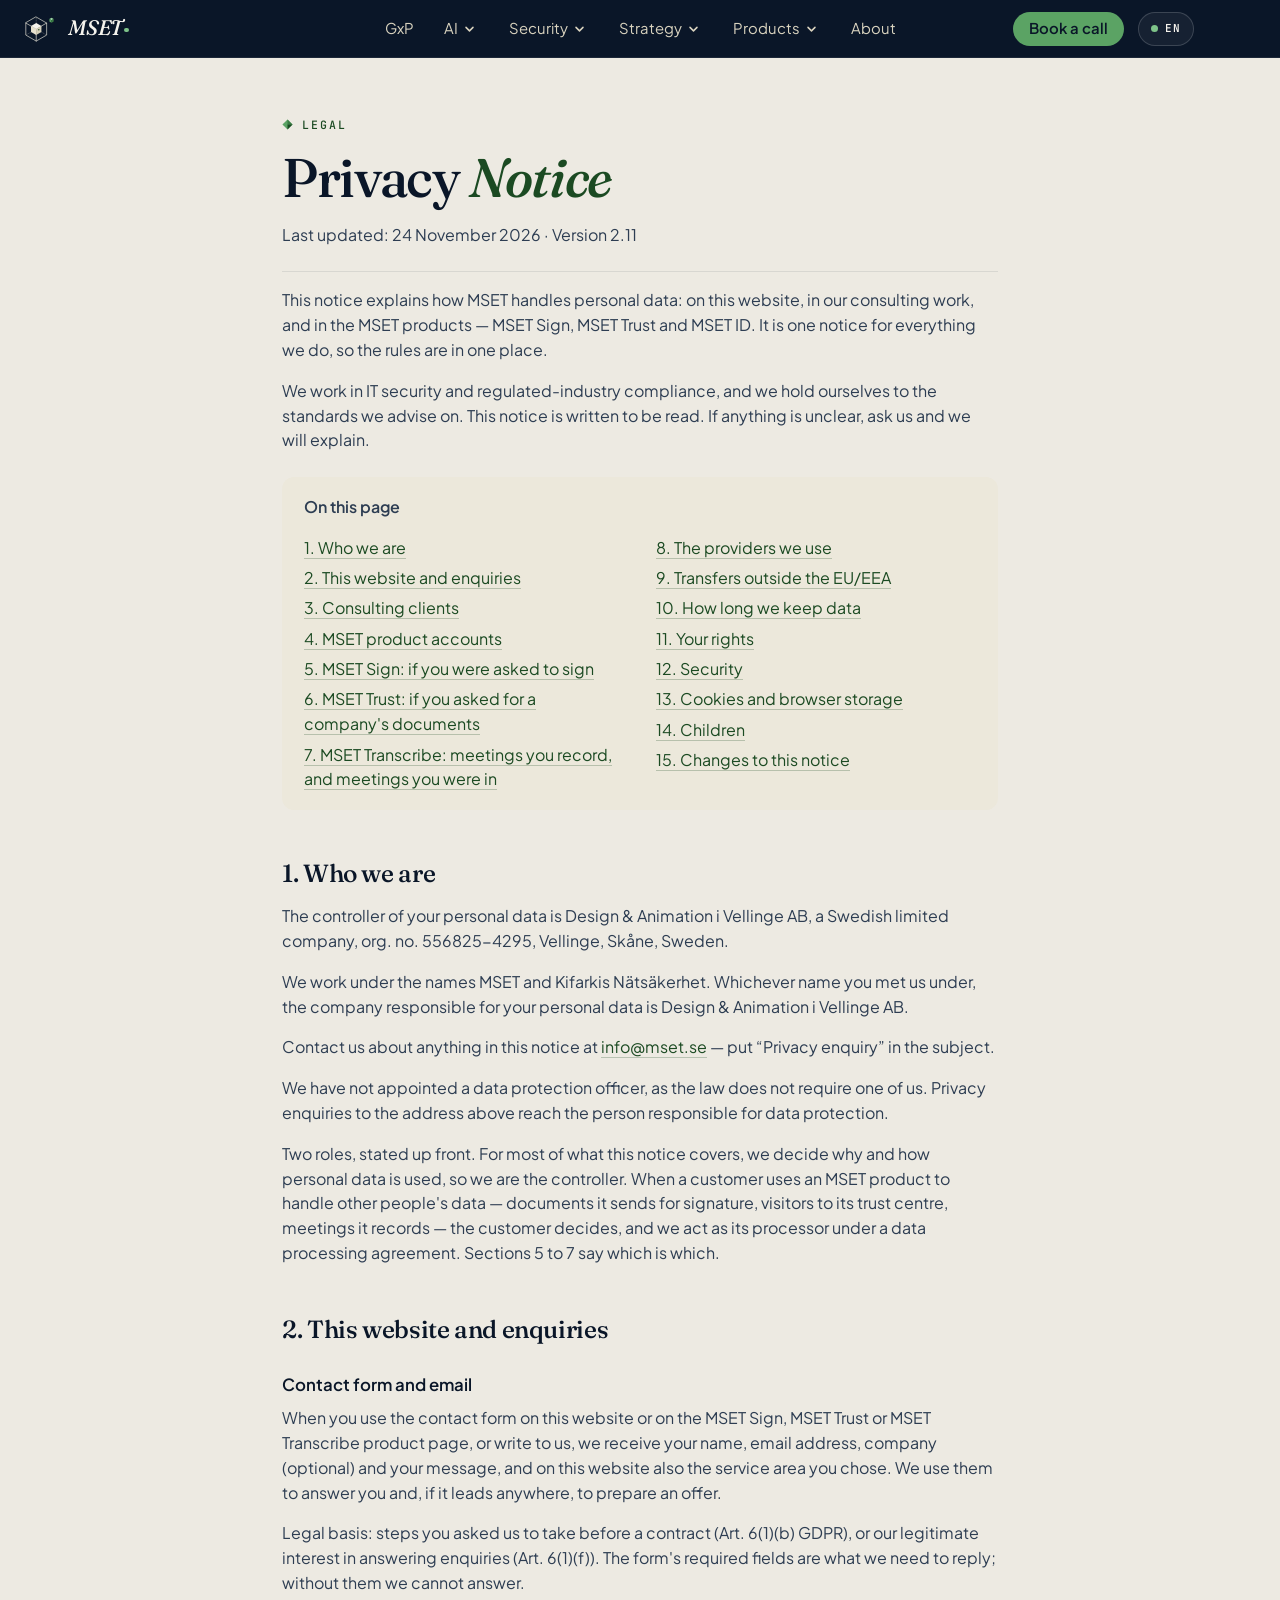
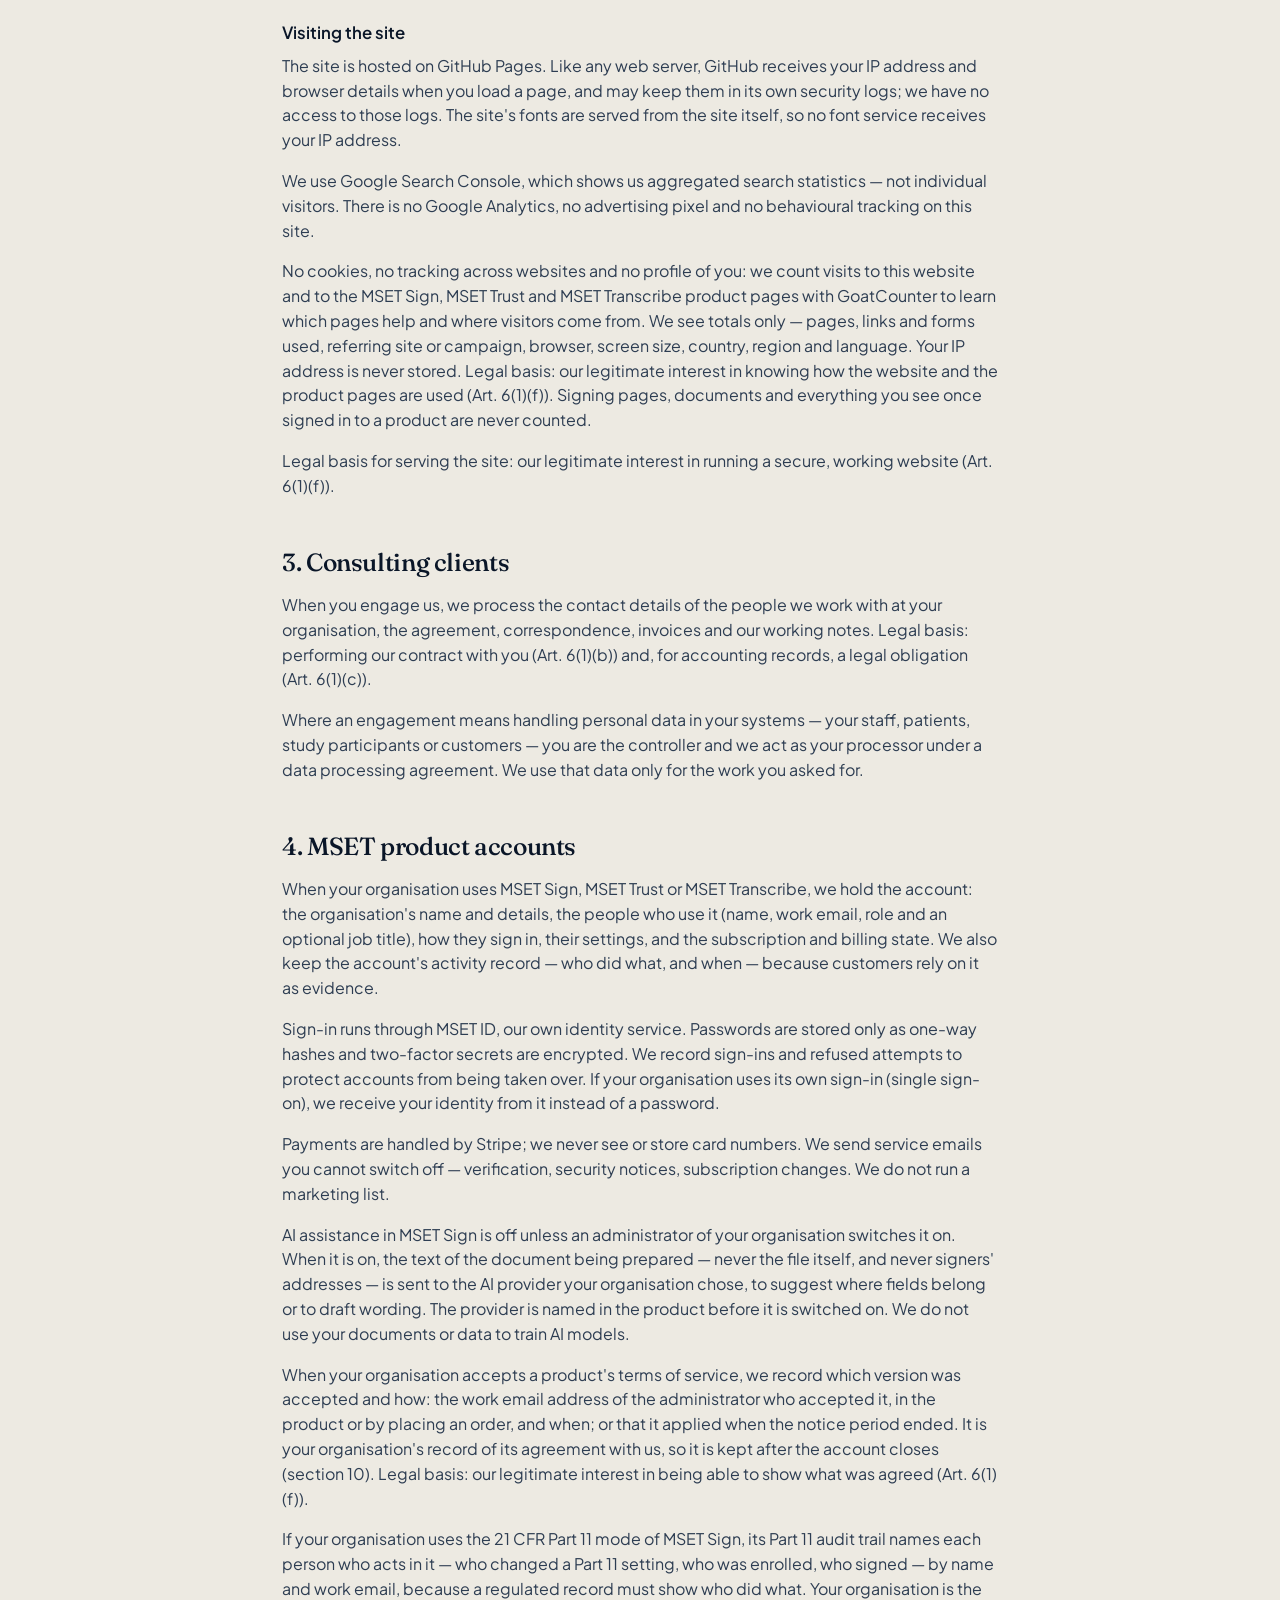
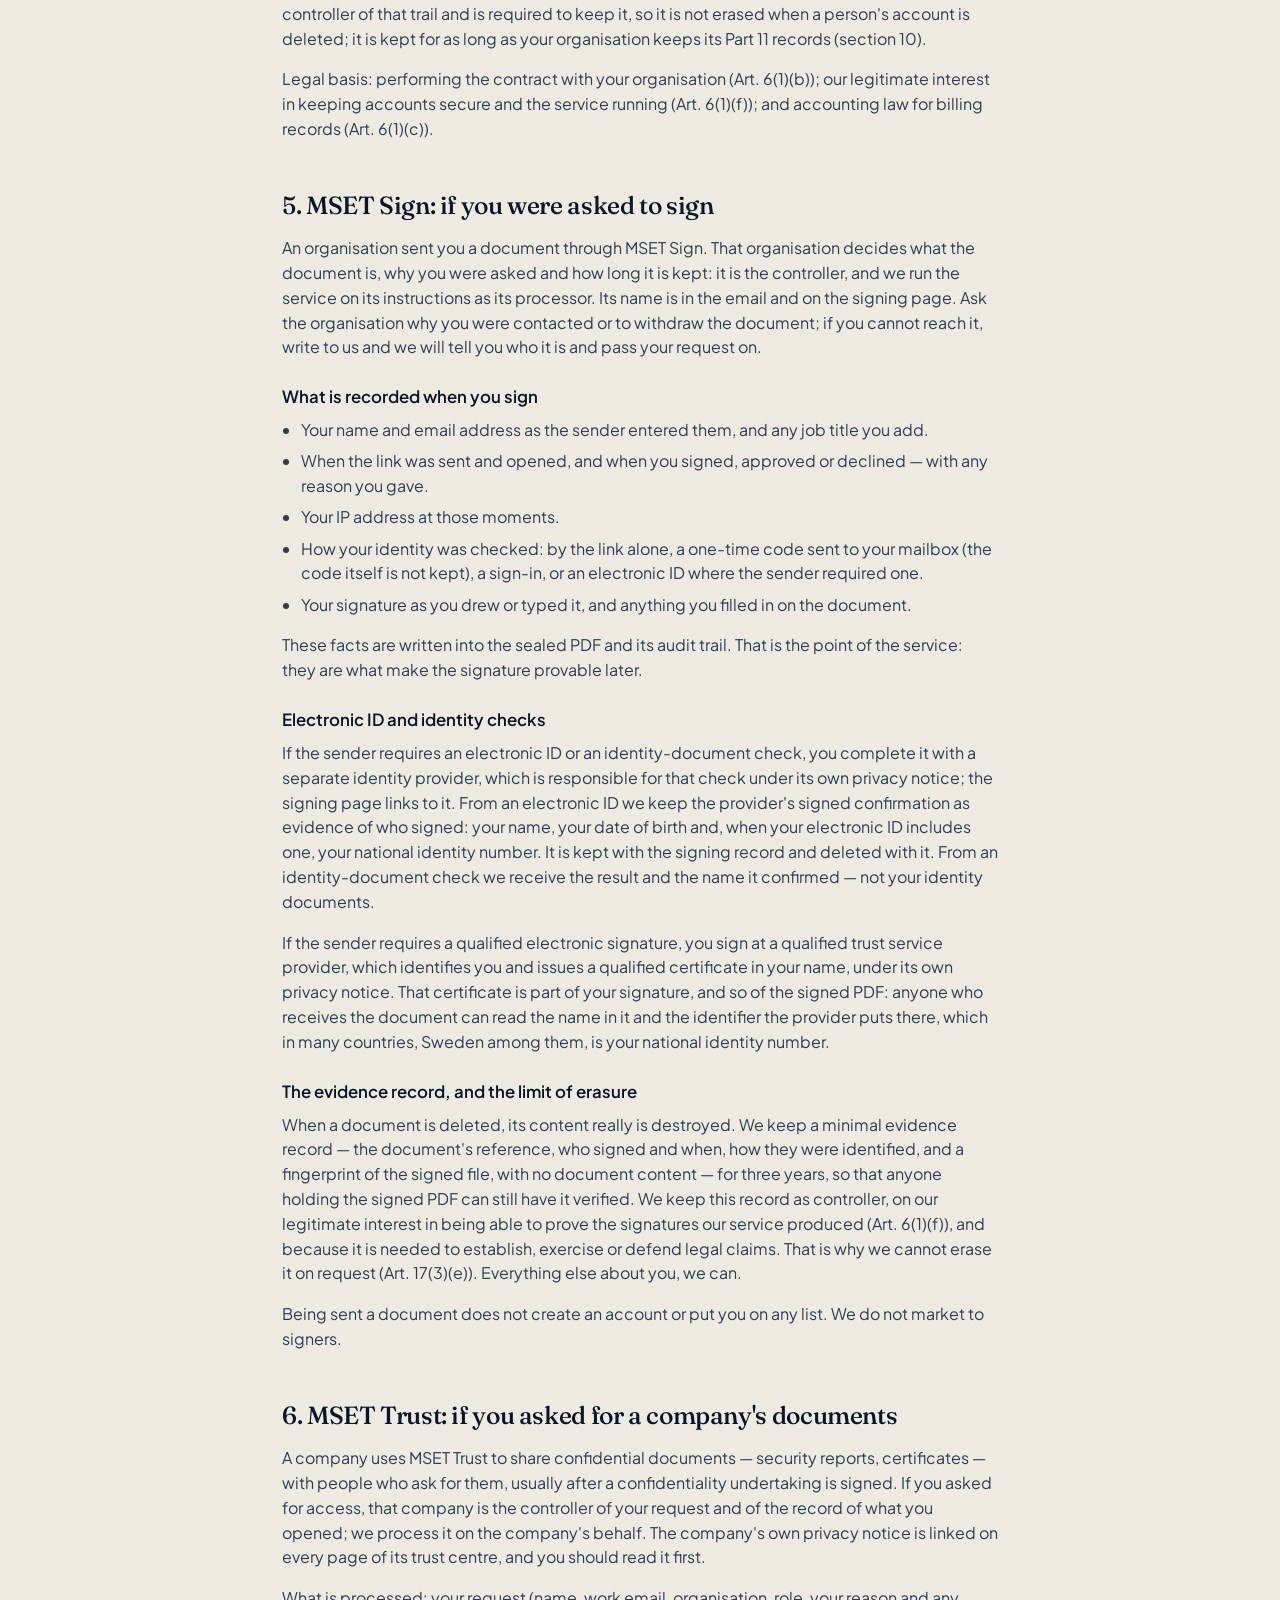
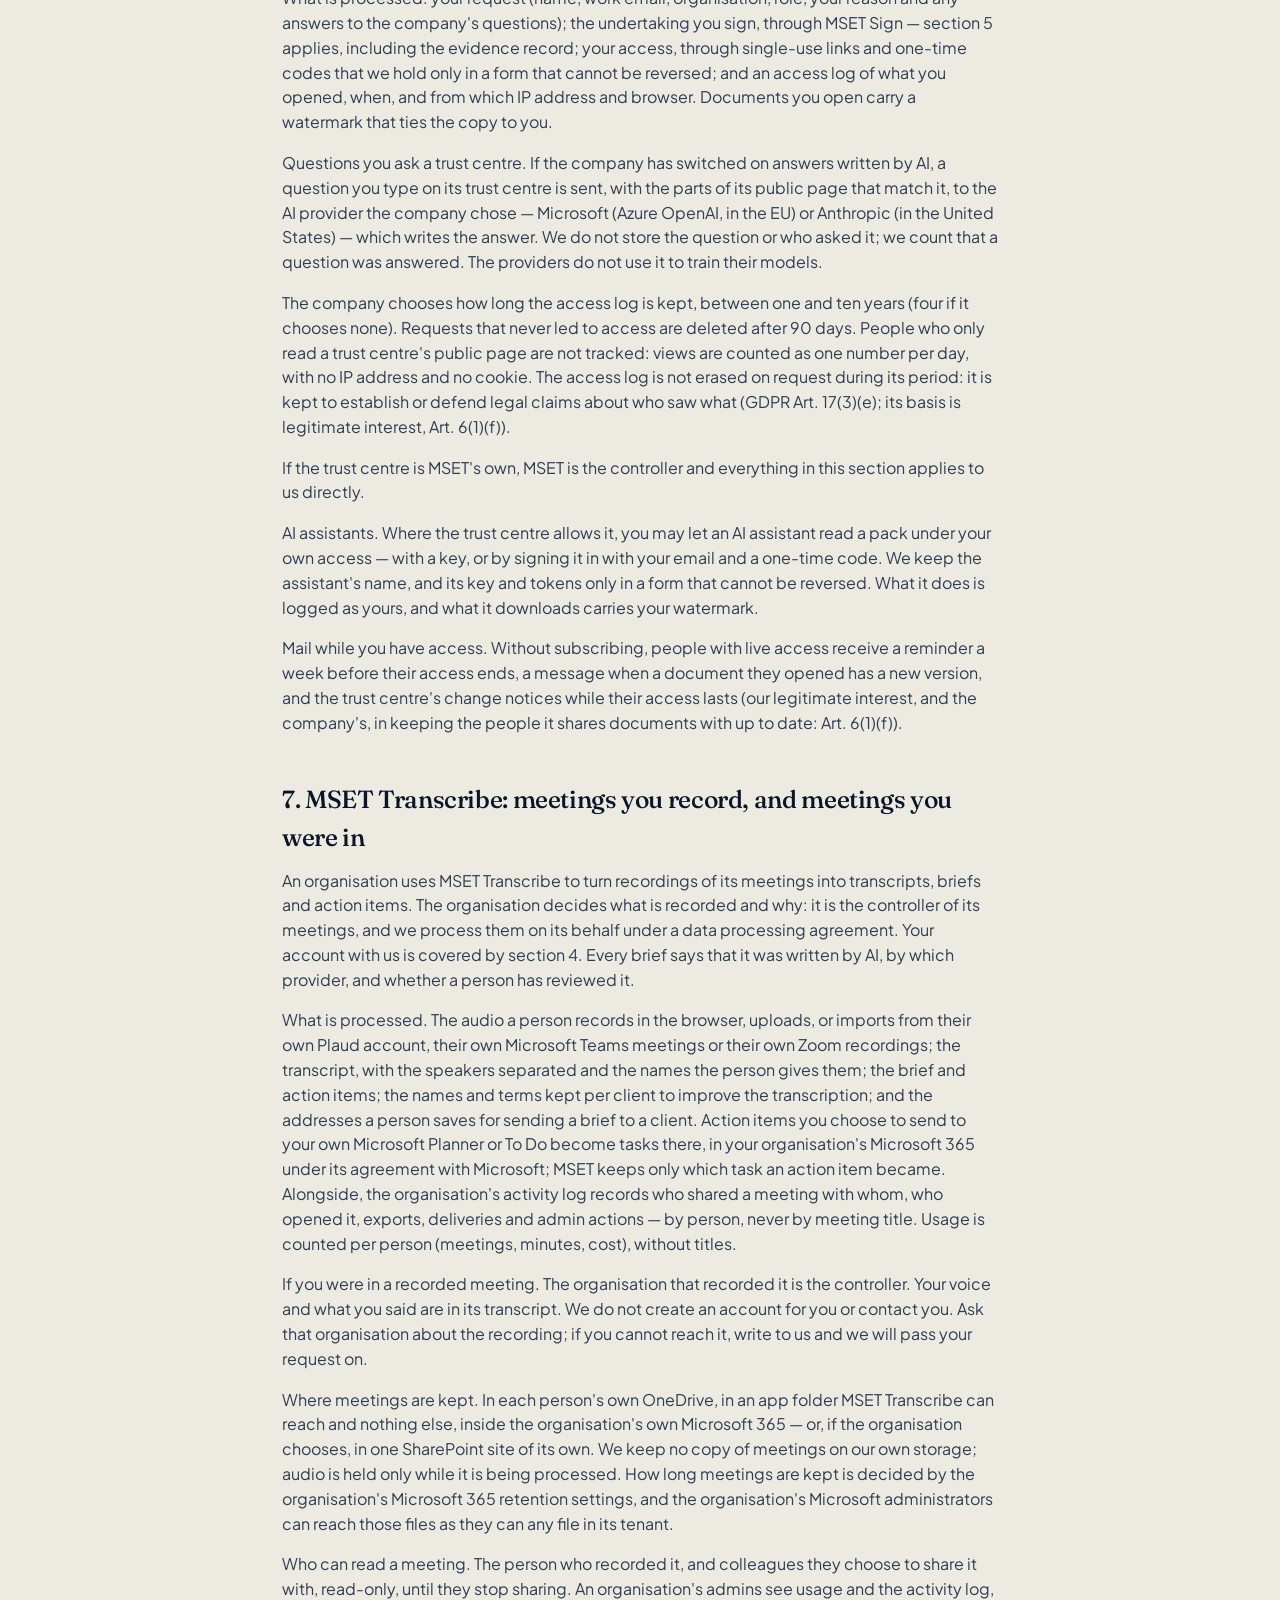
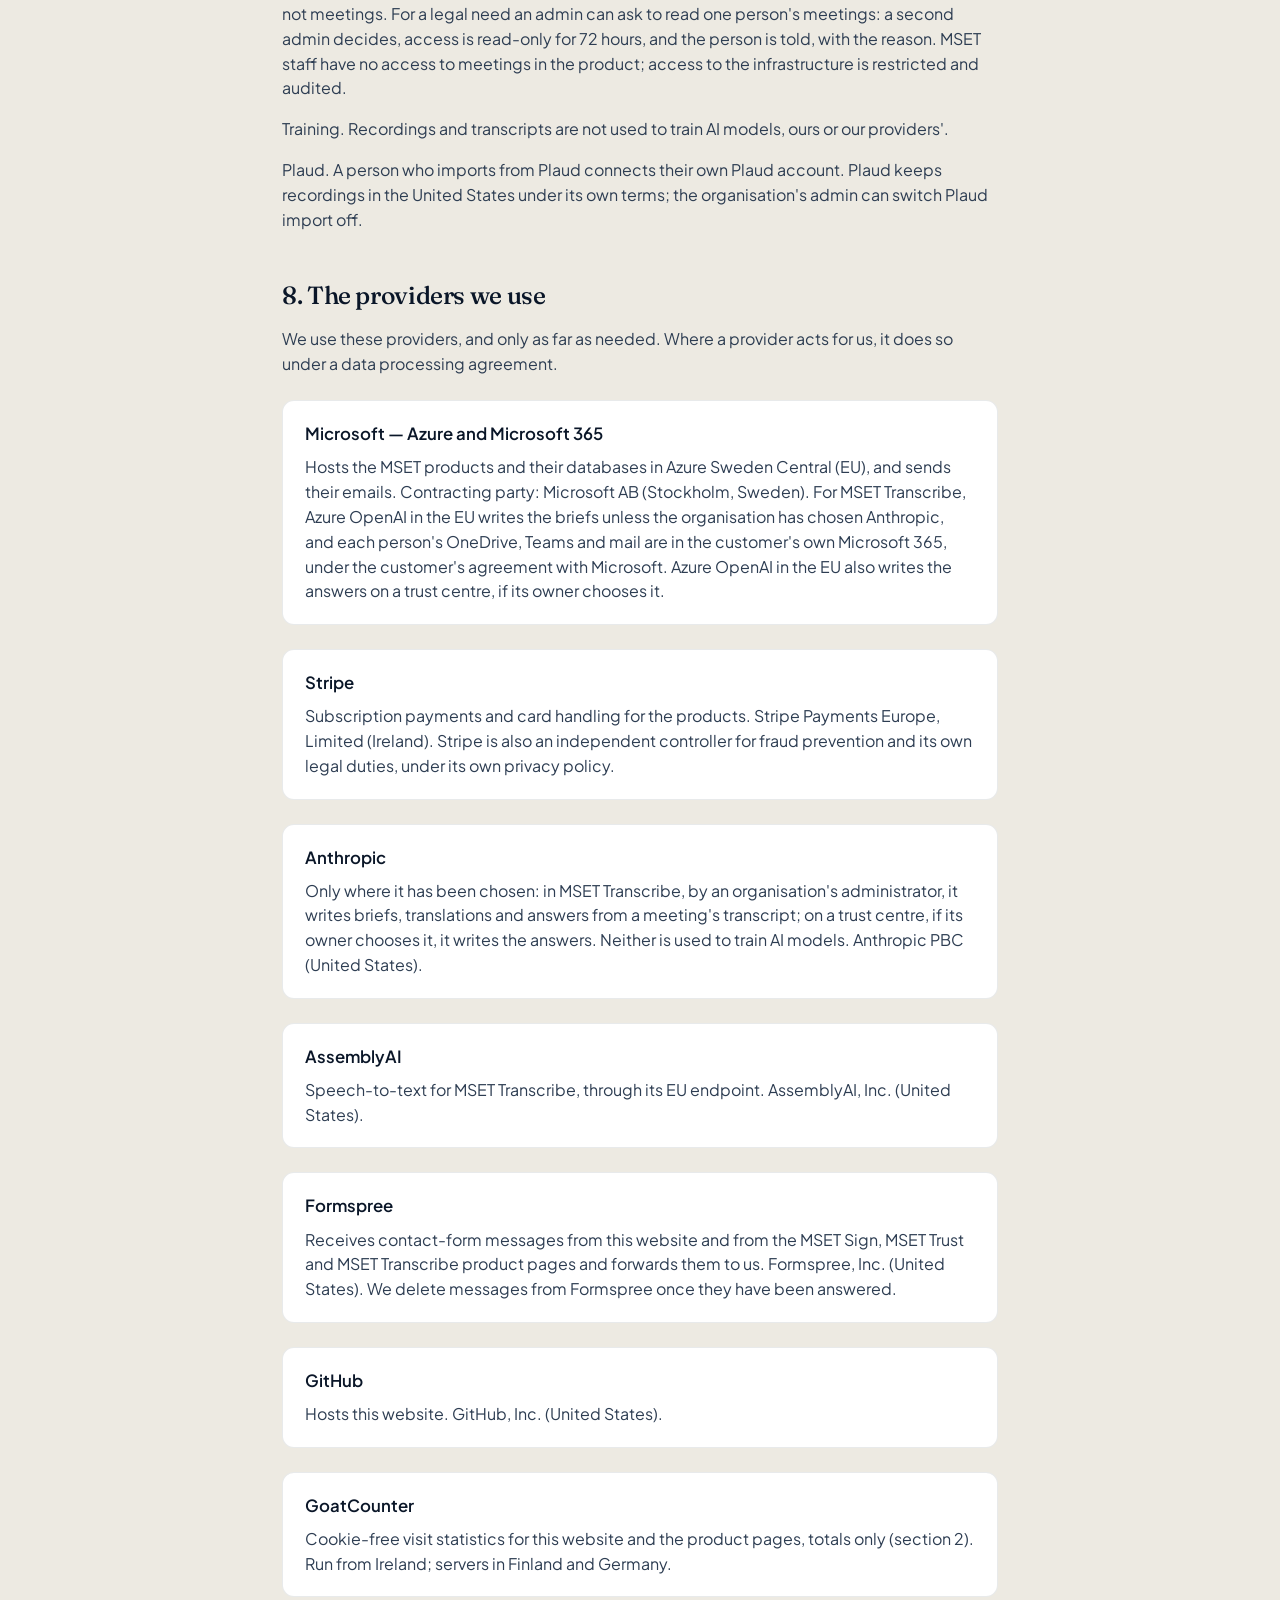
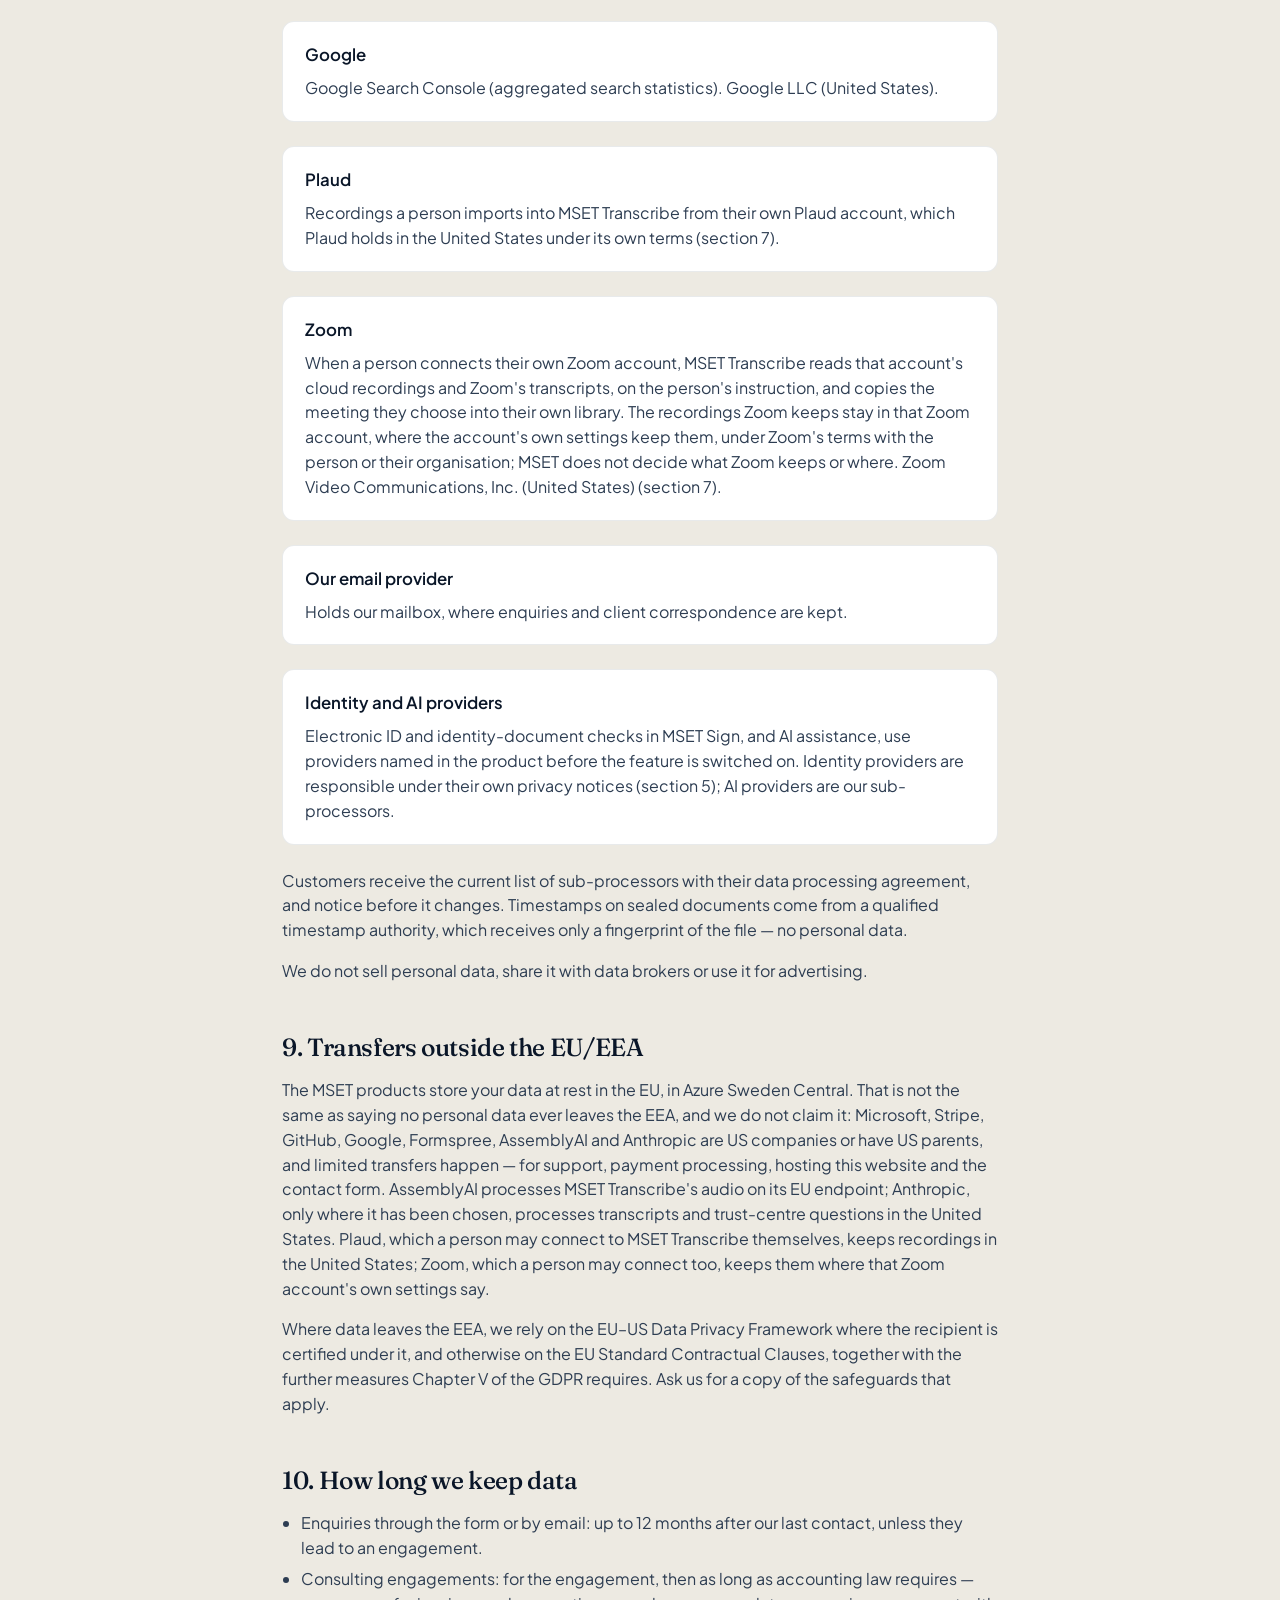
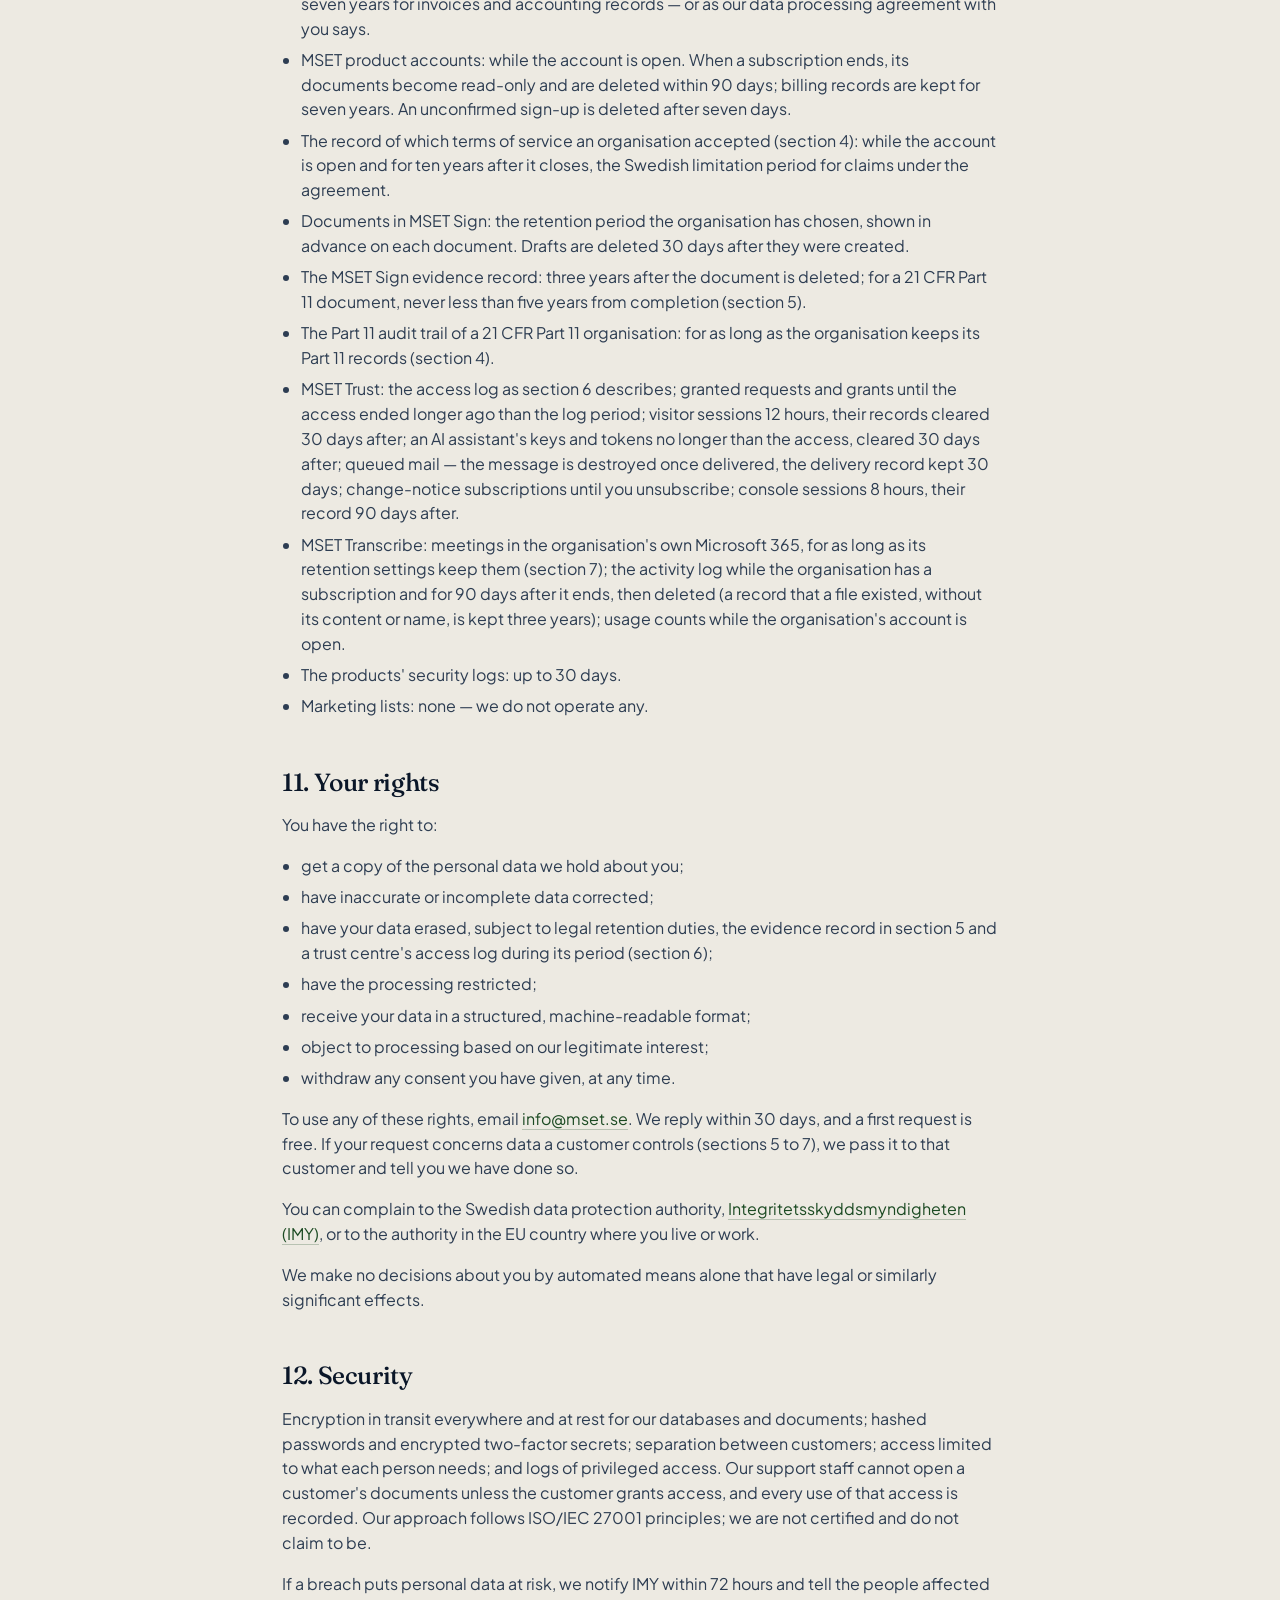
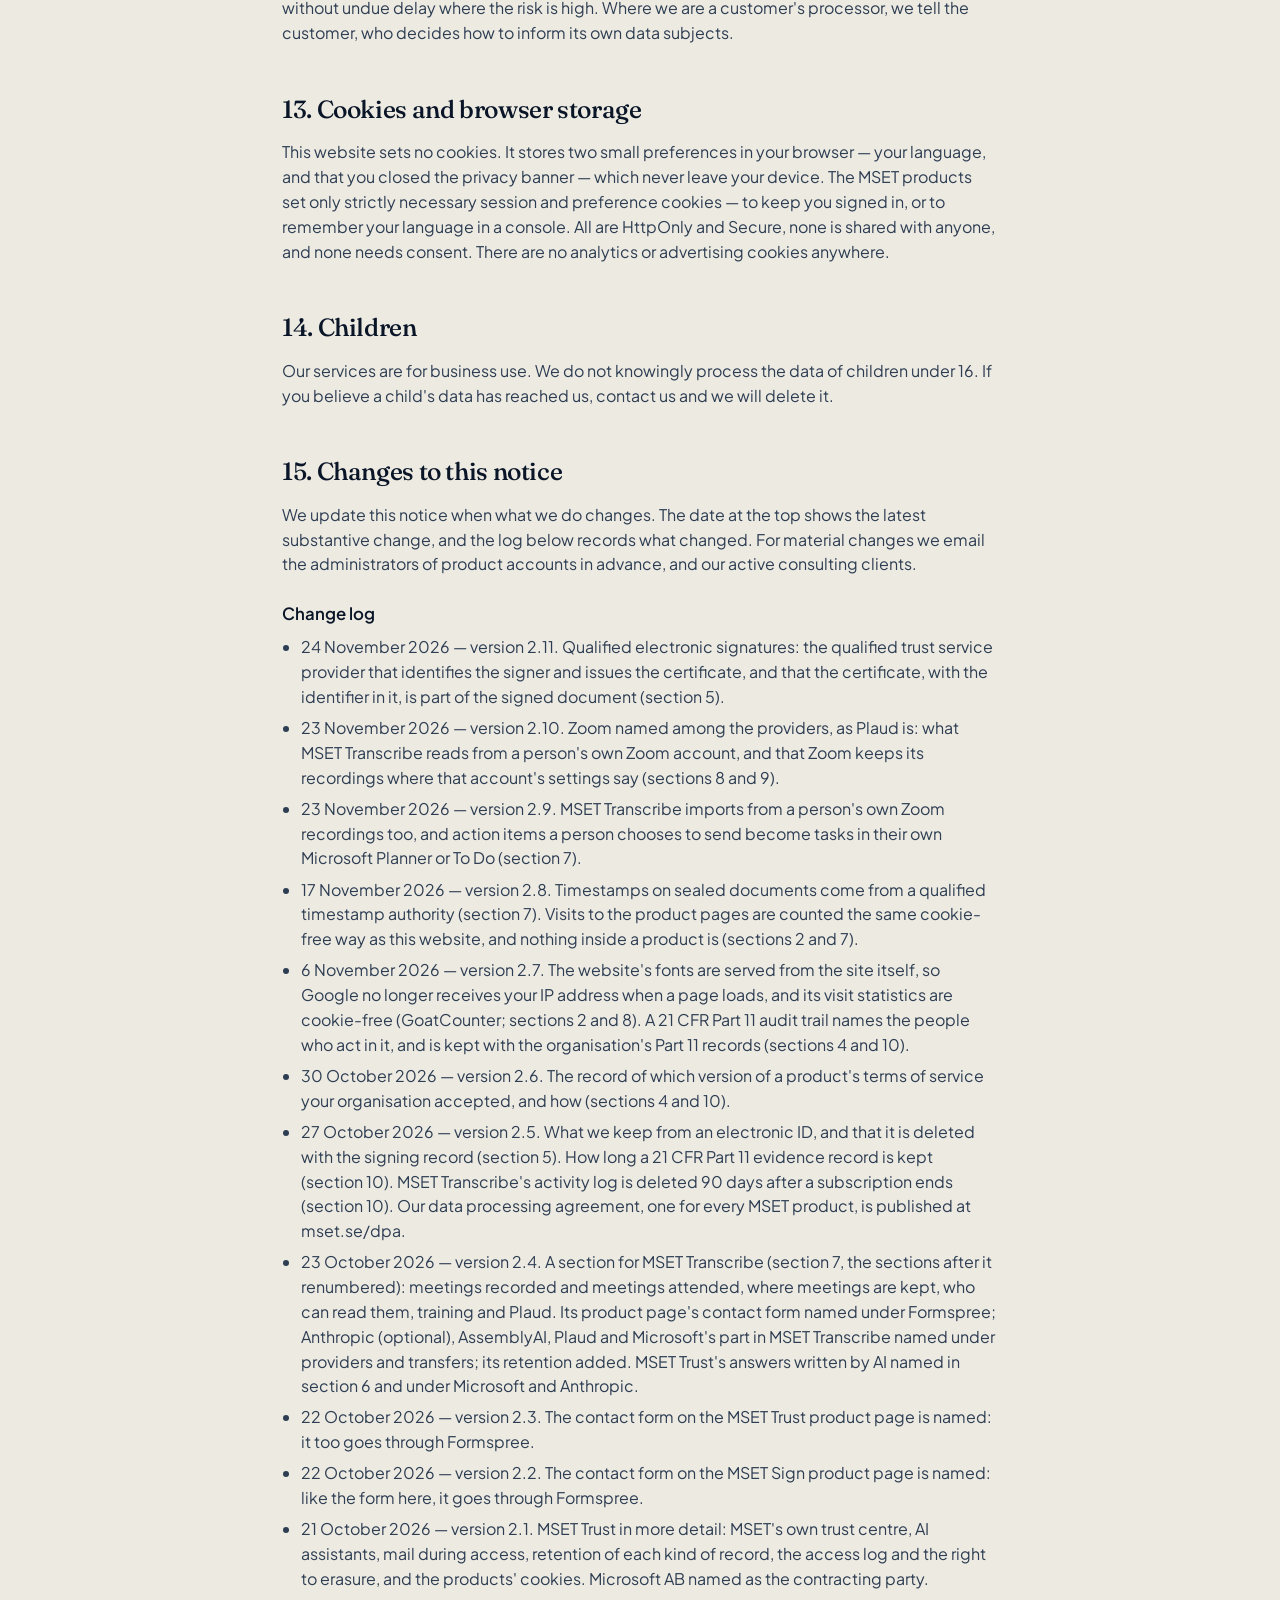
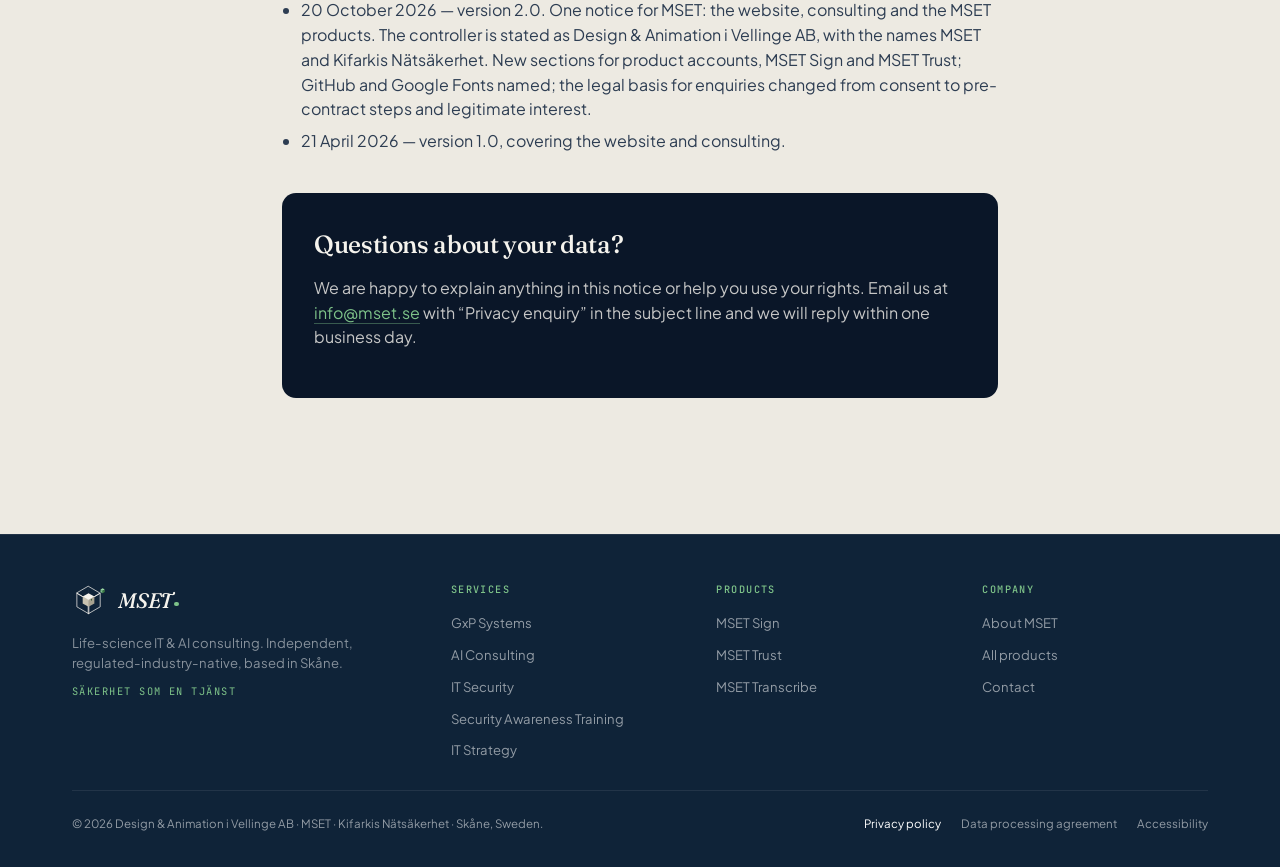
<file: privacy.html>
<!DOCTYPE html>

<html lang="en">
<head>
<meta charset="utf-8"/>
<meta content="default-src 'self'; script-src 'self' 'unsafe-inline'; style-src 'self' 'unsafe-inline'; font-src 'self'; img-src 'self' data: https://mset.goatcounter.com; connect-src 'self' https://mset.goatcounter.com; form-action 'self'; object-src 'none'; base-uri 'self'" http-equiv="Content-Security-Policy"/>
<meta content="strict-origin-when-cross-origin" name="referrer"/>
<meta content="width=device-width, initial-scale=1.0" name="viewport"/>
<link href="favicon.svg?v=2" rel="icon" type="image/svg+xml"/>
<link href="favicon-32.png?v=2" rel="icon" sizes="32x32" type="image/png"/>
<link href="favicon-16.png?v=2" rel="icon" sizes="16x16" type="image/png"/>
<link href="favicon-192.png?v=2" rel="apple-touch-icon" sizes="192x192"/>
<link href="favicon.ico?v=2" rel="alternate icon"/>
<title data-i18n="privacy.title">Privacy Notice — MSET</title>
<meta content="How MSET — Design &amp; Animation i Vellinge AB — handles personal data on mset.se, in consulting and in MSET Sign, MSET Trust and MSET ID." name="description"/>
<link href="https://mset.se/privacy" rel="canonical"/>
<link as="font" crossorigin="" href="/fonts/plus-jakarta-sans-latin-wght-normal.woff2" rel="preload" type="font/woff2"/>
<link href="/fonts/fonts.css" rel="stylesheet"/>
<style>

:root{
  --ink:#0A1628; --ink-2:#0F2338; --ink-3:#16304A; --ink-4:#1E3A55; --ink-5:#2A4A6A;
  --sage-50:#F5F3ED; --sage-100:#ECE8DB; --sage-200:#D9D3BF;
  --forest:#1B4A22; --forest-2:#0F3414; --forest-light:#2E6E38;
  --emerald:#5BA364; --emerald-bright:#7EC389; --emerald-glow:#9BD7A4; --emerald-deep:#3B7D44;
  --muted:#556a82; --muted-2:#6a7f96;
  --danger:#C04040; --warn:#D97B2B;
  --border:rgba(10,22,40,.09); --border-2:rgba(10,22,40,.14);
  --shadow-sm:0 1px 2px rgba(10,22,40,.04), 0 2px 8px rgba(10,22,40,.04);
  --shadow-md:0 4px 16px rgba(10,22,40,.06), 0 12px 32px rgba(10,22,40,.05);
  --shadow-lg:0 10px 40px rgba(10,22,40,.10), 0 30px 60px rgba(10,22,40,.08);
  --font-display:"Fraunces", Georgia, serif;
  --font-body:"Plus Jakarta Sans", -apple-system, system-ui, sans-serif;
  --font-mono:"JetBrains Mono", ui-monospace, monospace;
}
*,*::before,*::after{box-sizing:border-box}
html{scroll-behavior:smooth}
body{
  margin:0;
  font-family:var(--font-body);
  background:var(--sage-50);
  color:var(--ink);
  line-height:1.55;
  -webkit-font-smoothing:antialiased;
  -moz-osx-font-smoothing:grayscale;
}
img,svg{display:block;max-width:100%}
a{color:inherit;text-decoration:none}
button{font:inherit;cursor:pointer;border:none;background:none}

.wordmark{
  font-family:var(--font-display);font-style:italic;font-weight:500;
  font-size:1.45rem;line-height:.9;letter-spacing:-.01em;color:var(--sage-50);
}

.site-nav{
  position:fixed;top:0;left:0;right:0;z-index:100;
  background:#0A1628;
  border-bottom:1px solid rgba(255,255,255,.06);
  transition:background .2s;
}
.site-nav.scrolled{background:#0A1628}
.nav-inner{
  max-width:1280px;margin:0 auto;padding:.85rem 2rem;
  display:flex;align-items:center;justify-content:space-between;gap:2rem;
}
.nav-logo{display:flex;align-items:center;gap:.75rem}
.nav-logo .mark{width:44px;height:38px}
.nav-logo .wordmark{
  font-family:var(--font-display);font-style:italic;font-weight:500;
  font-size:1.45rem;line-height:.9;letter-spacing:-.01em;color:var(--sage-50);
}
.nav-logo .dot{
  display:inline-block;width:.22em;height:.22em;
  background:var(--emerald-bright);border-radius:50%;
  vertical-align:.14em;margin-left:.08em;
}
.nav-links{display:flex;align-items:center;gap:2rem;list-style:none;margin:0;padding:0}
.nav-links a{
  font-size:.8rem;font-weight:500;
  color:rgba(255,255,255,.68);letter-spacing:.005em;
  transition:color .2s;
}
.nav-links a:hover{color:var(--emerald-bright)}
.nav-cta{
  padding:.55rem 1.15rem;background:var(--emerald);
  color:var(--ink)!important;border-radius:999px;
  font-weight:600!important;transition:all .2s;
  font-size:.85rem;
}
.nav-cta:hover{background:var(--emerald-bright);transform:translateY(-1px)}

.nav-hamburger{
  display:none;width:40px;height:40px;
  flex-direction:column;justify-content:center;align-items:center;gap:5px;
  background:transparent;
}
.nav-hamburger span{
  width:22px;height:2px;background:#fff;border-radius:2px;
  transition:all .3s ease;
}
.nav-hamburger.open span:nth-child(1){transform:translateY(7px) rotate(45deg)}
.nav-hamburger.open span:nth-child(2){opacity:0}
.nav-hamburger.open span:nth-child(3){transform:translateY(-7px) rotate(-45deg)}

.mobile-menu{
  display:none;position:fixed;top:62px;left:0;right:0;
  background:rgba(10,22,40,.98);
  backdrop-filter:blur(14px);
  border-bottom:1px solid rgba(255,255,255,.06);
  z-index:99;padding:1.25rem 1.5rem;
  flex-direction:column;
  max-height:calc(100vh - 62px);
  overflow-y:auto;
  -webkit-overflow-scrolling:touch;
  overscroll-behavior:contain;
  opacity:0;transform:translateY(-8px);
  transition:opacity .25s ease, transform .25s ease;
}
.mobile-menu.open{display:flex;opacity:1;transform:translateY(0)}
.mobile-menu a{
  color:rgba(255,255,255,.8);font-size:1rem;font-weight:500;
  padding:.85rem 0;border-bottom:1px solid rgba(255,255,255,.06);
}
.mobile-menu a:last-child{border-bottom:none;margin-top:.5rem}
.mobile-menu .nav-cta{text-align:center;margin-top:.75rem}

.policy{
  max-width:780px;margin:0 auto;padding:7rem 2rem 6rem;
}
.policy a{color:var(--forest);border-bottom:1px solid rgba(27,74,34,.25);transition:color .2s,border-color .2s}
.policy a:hover{color:var(--emerald);border-bottom-color:var(--emerald)}
.eyebrow{
  font-family:var(--font-mono);font-size:.72rem;letter-spacing:.18em;
  text-transform:uppercase;color:var(--forest);font-weight:500;
  margin:0 0 1rem;display:block;
}
.policy h1{
  font-family:var(--font-display);font-weight:500;font-size:clamp(2.2rem,4.5vw,3.4rem);
  line-height:1.05;letter-spacing:-.025em;color:var(--ink);margin:0 0 1rem;
}
.policy h1 em{font-style:italic;color:var(--forest)}
.updated{
  color:var(--muted);font-size:.88rem;margin:0 0 3rem;
  padding-bottom:1.5rem;border-bottom:1px solid var(--border);
}
.policy h2{
  font-family:var(--font-display);font-weight:500;font-size:1.55rem;
  letter-spacing:-.015em;color:var(--ink);margin:2.75rem 0 .75rem;
}
.policy h3{
  font-family:var(--font-body);font-weight:600;font-size:1.05rem;
  color:var(--ink);margin:1.5rem 0 .5rem;
}
.policy p{color:#2d3d52;margin:0 0 1rem;font-size:1rem}
.policy ul{padding-left:1.2rem;margin:0 0 1rem}
.policy li{margin-bottom:.4rem;color:#2d3d52}
.policy strong{color:var(--ink);font-weight:600}
.lede{font-size:1.08rem;color:#445870;margin-bottom:2rem}
.callout{
  background:#fff;border:1px solid var(--border);border-radius:12px;
  padding:1.25rem 1.4rem;margin:1.5rem 0;
}
.callout p:last-child{margin-bottom:0}
.contact-box{
  background:var(--ink);color:var(--sage-50);padding:2rem;border-radius:14px;margin:2.5rem 0;
}
.contact-box h2{color:var(--sage-50);margin-top:0}
.contact-box p{color:rgba(245,243,237,.8)}
.contact-box a{color:var(--emerald-bright);border-bottom:1px solid rgba(126,195,137,.4)}
.contact-box a:hover{color:#fff;border-color:#fff}


















@media (max-width:980px){
  .footer-grid{grid-template-columns:1fr 1fr;gap:2rem 1.5rem}


  .nav-hamburger{display:flex}
  .nav-links{display:none}
  .nav-inner{padding:.75rem 1.25rem}
}
@media (max-width:600px){
  .policy{padding:6rem 1.25rem 4rem}



}

.i18n > [lang]{display:none}
body[data-lang="en"] .i18n > [lang="en"],
body[data-lang="sv"] .i18n > [lang="sv"],
body[data-lang="da"] .i18n > [lang="da"]{display:inline}
.i18n-block > [lang]{display:none}
body[data-lang="en"] .i18n-block > [lang="en"],
body[data-lang="sv"] .i18n-block > [lang="sv"],
body[data-lang="da"] .i18n-block > [lang="da"]{display:block}

.nav-links{position:relative}
.nav-links > li{position:relative}

.nav-links .has-deep{
  display:inline-flex;align-items:center;gap:.25rem;
  padding:.35rem 0;margin:-.35rem 0;
  cursor:default;
}
.nav-links .has-deep > a{padding:.1rem 0}
.nav-links .has-deep[data-deep="ai"] > a{display:inline-block;min-width:24px;text-align:right;margin-left:-10px}
.deep-toggle{
  width:24px;height:24px;
  display:inline-flex;align-items:center;justify-content:center;
  color:rgba(255,255,255,.5);border-radius:3px;padding:0;
  margin:-3px -3px -3px -4px;background:transparent;border:none;cursor:pointer;
  transition:color .2s var(--ease,cubic-bezier(.16,1,.3,1)),transform .25s var(--ease,cubic-bezier(.16,1,.3,1));
}
.deep-toggle:hover,.deep-toggle:focus-visible{color:var(--emerald-bright);outline:none}
.deep-toggle:focus-visible{outline:2px solid var(--emerald-bright);outline-offset:1px}
.deep-toggle svg{
  width:10px;height:10px;
  transition:transform .25s var(--ease,cubic-bezier(.16,1,.3,1));
}
.has-deep.open .deep-toggle{color:var(--emerald-bright)}
.has-deep.open .deep-toggle svg{transform:rotate(180deg)}

.deep-card{
  position:absolute;top:calc(100% + .85rem);left:50%;
  transform:translateX(-50%) translateY(-8px);
  width:340px;background:#fff;
  border:1px solid rgba(10,22,40,.1);border-radius:12px;
  box-shadow:0 10px 24px rgba(10,22,40,.12),0 2px 6px rgba(10,22,40,.06);
  padding:.5rem;opacity:0;visibility:hidden;pointer-events:none;
  transition:opacity .22s var(--ease,cubic-bezier(.16,1,.3,1)),transform .28s var(--ease,cubic-bezier(.16,1,.3,1)),visibility .22s;
  z-index:101;
}
.deep-card::before{
  content:"";position:absolute;top:0;left:24px;right:24px;height:2px;
  background:linear-gradient(90deg,transparent 0%,var(--emerald) 20%,var(--emerald-bright) 50%,var(--emerald) 80%,transparent 100%);
  border-radius:0 0 2px 2px;
}
.deep-card::after{
  content:"";position:absolute;top:-7px;left:50%;
  transform:translateX(-50%) rotate(45deg);
  width:12px;height:12px;background:#fff;
  border-left:1px solid rgba(10,22,40,.1);border-top:1px solid rgba(10,22,40,.1);
}
.has-deep.open .deep-card{
  opacity:1;visibility:visible;pointer-events:auto;
  transform:translateX(-50%) translateY(0);
}

.deep-row{
  display:block;padding:.85rem 1rem;border-radius:8px;
  transition:background .18s var(--ease,cubic-bezier(.16,1,.3,1));
}
.deep-row + .deep-row{margin-top:.2rem}
.deep-row:hover,.deep-row:focus-visible{background:var(--sage-50);outline:none}
.deep-row-label{
  font-family:var(--f-display,'Fraunces',Georgia,serif);font-style:italic;
  font-size:1rem;font-weight:500;color:var(--ink);
  display:flex;align-items:center;gap:.4rem;margin-bottom:.18rem;
}
.deep-row-label .arrow{
  display:inline-block;font-size:.85em;color:var(--emerald);
  transition:transform .2s var(--ease,cubic-bezier(.16,1,.3,1));
}
.deep-row:hover .deep-row-label .arrow{transform:translateX(3px)}
.deep-row-desc{
  font-family:var(--f-body,'Plus Jakarta Sans',sans-serif);
  font-size:.76rem;line-height:1.45;color:var(--muted);font-style:normal;
}
.deep-row.primary .deep-row-label::before{
  content:"";width:5px;height:5px;border-radius:50%;
  background:var(--emerald);display:inline-block;flex-shrink:0;
}

.lang-switch{position:relative;margin-left:.5rem;display:inline-flex;align-items:center}
.lang-pill{
  display:inline-flex;align-items:center;gap:.35rem;
  background:rgba(255,255,255,.06);border:1px solid rgba(255,255,255,.1);
  border-radius:999px;padding:.35rem .72rem .35rem .8rem;
  font-family:var(--f-mono,'JetBrains Mono',ui-monospace,monospace);
  font-size:.68rem;font-weight:600;letter-spacing:.1em;text-transform:uppercase;
  color:rgba(255,255,255,.85);cursor:pointer;
  transition:all .2s var(--ease,cubic-bezier(.16,1,.3,1));
}
.lang-pill:hover,.lang-pill:focus-visible{
  background:rgba(255,255,255,.1);border-color:rgba(126,195,137,.3);
  color:#fff;outline:none;
}
.lang-pill .chevron{
  width:8px;height:8px;opacity:.7;
  transition:transform .25s var(--ease,cubic-bezier(.16,1,.3,1));
}
.lang-switch.open .lang-pill .chevron{transform:rotate(180deg)}
.lang-pill .dot{
  width:5px;height:5px;border-radius:50%;
  background:var(--emerald-bright);display:inline-block;
}

.lang-pop{
  position:absolute;top:calc(100% + .75rem);right:0;
  min-width:220px;background:#fff;
  border:1px solid rgba(10,22,40,.1);border-radius:12px;
  box-shadow:0 10px 24px rgba(10,22,40,.12),0 2px 6px rgba(10,22,40,.06);
  padding:1.2rem 1.3rem 1.1rem;
  opacity:0;visibility:hidden;pointer-events:none;
  transform:translateY(-6px) scale(.97);transform-origin:top right;
  transition:opacity .22s var(--ease,cubic-bezier(.16,1,.3,1)),transform .28s var(--ease,cubic-bezier(.16,1,.3,1)),visibility .22s;
  z-index:101;
}
.lang-pop::after{
  content:"";position:absolute;top:-7px;right:18px;
  width:12px;height:12px;background:#fff;transform:rotate(45deg);
  border-left:1px solid rgba(10,22,40,.1);border-top:1px solid rgba(10,22,40,.1);
}
.lang-switch.open .lang-pop{
  opacity:1;visibility:visible;pointer-events:auto;
  transform:translateY(0) scale(1);
}
.lang-pop-label{
  font-family:var(--f-mono,'JetBrains Mono',ui-monospace,monospace);
  font-size:.55rem;font-weight:600;letter-spacing:.18em;
  text-transform:uppercase;color:var(--muted);margin-bottom:.75rem;
}
.lang-pop ul{display:flex;flex-direction:column;gap:.1rem;list-style:none;padding:0;margin:0}
.lang-pop button{
  display:flex;align-items:center;justify-content:space-between;gap:1rem;
  width:100%;padding:.55rem .6rem;border-radius:6px;text-align:left;
  background:transparent;border:none;cursor:pointer;font:inherit;
  transition:background .18s var(--ease,cubic-bezier(.16,1,.3,1));
}
.lang-pop button:hover,.lang-pop button:focus-visible{background:var(--sage-50);outline:none}
.lang-pop .native{
  font-family:var(--f-display,'Fraunces',Georgia,serif);font-style:italic;
  font-size:1.15rem;font-weight:400;color:var(--ink);letter-spacing:-.005em;
}
.lang-pop .code{
  font-family:var(--f-mono,'JetBrains Mono',ui-monospace,monospace);
  font-size:.62rem;font-weight:600;letter-spacing:.14em;
  color:var(--muted);text-transform:uppercase;
}
.lang-pop button[aria-pressed="true"] .native{color:var(--forest)}
.lang-pop button[aria-pressed="true"] .native::after{
  content:"";display:inline-block;width:6px;height:6px;border-radius:50%;
  background:var(--emerald);margin-left:.5rem;vertical-align:middle;
}
.lang-pop button[aria-pressed="true"] .code{color:var(--forest)}

@media (max-width:980px){
  .lang-switch{display:none}
  .mobile-menu .lang-switch{display:block;margin-top:1rem;position:static}
  .mobile-menu .lang-pop{
    position:static;opacity:1;visibility:visible;pointer-events:auto;
    transform:none;box-shadow:none;padding:1rem 0 0;
    background:transparent;border:none;border-top:1px solid rgba(255,255,255,.08);
  }
  .mobile-menu .lang-pop::after{display:none}
  .mobile-menu .lang-pop .native{color:rgba(255,255,255,.85)}
  .mobile-menu .lang-pop .code{color:rgba(255,255,255,.5)}
  .mobile-menu .lang-pop-label{color:rgba(255,255,255,.62)}
  .mobile-menu .lang-pop button:hover{background:rgba(255,255,255,.05)}
  .mobile-menu .lang-pop button[aria-pressed="true"] .native{color:var(--emerald-glow)}
  .mobile-menu .lang-pop button[aria-pressed="true"] .code{color:var(--emerald-bright)}
  .mobile-menu .deep-child{
    padding-left:1.2rem;font-size:.88rem;color:rgba(255,255,255,.6);
    border-bottom:1px solid rgba(255,255,255,.04)!important;
  }
  .mobile-menu .deep-child::before{content:"→ ";color:var(--emerald-bright)}
}


.courtesy-banner{
  display:none;
  margin:1.5rem 0 2rem;
  padding:1rem 1.25rem;
  background:rgba(217,123,43,.08);
  border-left:3px solid var(--warn);
  border-radius:6px;
  font-size:.85rem;line-height:1.55;
  color:var(--muted);
}
body[data-lang="sv"] .courtesy-banner,
body[data-lang="da"] .courtesy-banner{display:block}


body {
  font-feature-settings: "onum" 1, "liga" 1, "kern" 1;
}
h1, h2, h3, h4,
.stat, .stat-num, .big-number,
.kpi-value, .reel, .scare-num,
.threat-pct, .threat-bar,
.phase-dur, .eng-duration, .eng-num, .gov-num,
.m-stat-num {
  font-feature-settings: "lnum" 1, "liga" 1, "kern" 1;
}
.eyebrow, .mono, .scare-label, .scare-meta,
.nav-links .lang-pill, .lang-pop .code,
.dash-title, .chart-title, .kpi-label,
.eng-duration, .arch-label {
  font-feature-settings: "lnum" 1;
}

abbr {
  font-variant-caps: all-small-caps;
  font-feature-settings: "smcp" 1, "c2sc" 1, "lnum" 1;
  letter-spacing: .05em;
  text-decoration: none;
}

.eyebrow {
  display: inline-flex;
  align-items: center;
  gap: .55rem;
}
.eyebrow::before {
  content: "";
  display: inline-block;
  width: 11px;
  height: 11px;
  flex-shrink: 0;
  background-image: url("data:image/svg+xml;utf8,<svg xmlns='http://www.w3.org/2000/svg' viewBox='0 0 12 12'><path d='M6 0.5 L11.5 6 L6 11.5 L0.5 6 Z' fill='%235BA364'/><path d='M6 0.5 L11.5 6 L6 6 Z' fill='%233B7D44'/><path d='M6 6 L11.5 6 L6 11.5 Z' fill='%231B4A22'/></svg>");
  background-size: contain;
  background-repeat: no-repeat;
  background-position: center;
}
.hero .eyebrow::before,
.rollout .eyebrow::before,
.scare-strip .eyebrow::before,
.dark-section .eyebrow::before,
.problem .eyebrow::before,
.final-cta .eyebrow::before {
  background-image: url("data:image/svg+xml;utf8,<svg xmlns='http://www.w3.org/2000/svg' viewBox='0 0 12 12'><path d='M6 0.5 L11.5 6 L6 11.5 L0.5 6 Z' fill='%237EC389'/><path d='M6 0.5 L11.5 6 L6 6 Z' fill='%239BD7A4'/><path d='M6 6 L11.5 6 L6 11.5 Z' fill='%235BA364'/></svg>");
}

.section-mark {
  display: inline-flex;
  align-items: center;
  justify-content: center;
  gap: .9rem;
  padding: .45rem 1.2rem;
  background: rgba(245,243,237,.92);
  backdrop-filter: blur(4px);
  -webkit-backdrop-filter: blur(4px);
  border-radius: 999px;
  box-shadow: 0 0 6px rgba(10,22,40,.1), 0 0 0 1px rgba(10,22,40,.04);
  position: relative;
  z-index: 2;
}
.section-mark-wrap {
  position: relative;
  height: 0;
  display: flex;
  justify-content: center;
  pointer-events: none;
  z-index: 3;
}
.section-mark-wrap .section-mark {
  position: absolute;
  top: 0;
  left: 50%;
  transform: translate(-50%, -50%);
  pointer-events: auto;
}

.section-mark::before,
.section-mark::after {
  content: "";
  width: 56px;
  max-width: 56px;
  flex: 0 0 56px;
  height: 1px;
  background: linear-gradient(90deg, transparent, rgba(27,74,34,.3), rgba(27,74,34,.42));
}
.section-mark::after {
  background: linear-gradient(90deg, rgba(27,74,34,.42), rgba(27,74,34,.3), transparent);
}
.section-mark .mark {
  width: 13px;
  height: 13px;
  flex-shrink: 0;
  background-image: url("data:image/svg+xml;utf8,<svg xmlns='http://www.w3.org/2000/svg' viewBox='0 0 12 12'><path d='M6 0.5 L11.5 6 L6 11.5 L0.5 6 Z' fill='%235BA364' opacity='.55'/><path d='M6 0.5 L11.5 6 L6 6 Z' fill='%233B7D44' opacity='.55'/><path d='M6 6 L11.5 6 L6 11.5 Z' fill='%231B4A22' opacity='.55'/></svg>");
  background-size: contain;
  background-repeat: no-repeat;
}
.section-mark-wrap.dark .section-mark::before,
.section-mark-wrap.dark .section-mark::after {
  background: linear-gradient(90deg, transparent, rgba(255,255,255,.08), rgba(255,255,255,.14));
}
.section-mark-wrap.dark .section-mark::after {
  background: linear-gradient(90deg, rgba(255,255,255,.14), rgba(255,255,255,.08), transparent);
}
.section-mark-wrap.dark .section-mark .mark {
  background-image: url("data:image/svg+xml;utf8,<svg xmlns='http://www.w3.org/2000/svg' viewBox='0 0 12 12'><path d='M6 0.5 L11.5 6 L6 11.5 L0.5 6 Z' fill='%237EC389' opacity='.55'/><path d='M6 0.5 L11.5 6 L6 6 Z' fill='%239BD7A4' opacity='.55'/><path d='M6 6 L11.5 6 L6 11.5 Z' fill='%235BA364' opacity='.55'/></svg>");
}

.use-list li::before,
.eng-deliverables li::before,
.comp-list li::before,
.report-meta li::before {
  content: "—" !important;
  position: absolute !important;
  left: 0 !important;
  top: 0 !important;
  width: 1rem !important;
  height: auto !important;
  color: var(--emerald) !important;
  font-weight: 500 !important;
  font-family: var(--font-body, inherit) !important;
  border: none !important;
  background: transparent !important;
  transform: none !important;
}
.use-list li,
.eng-deliverables li,
.comp-list li,
.report-meta li {
  padding-left: 1.3rem !important;
}

.final-cta::after {
  content: "";
  position: absolute;
  top: 50%;
  right: -60px;
  transform: translateY(-50%);
  width: 340px;
  height: 300px;
  background-image: url("data:image/svg+xml;utf8,<svg xmlns='http://www.w3.org/2000/svg' viewBox='0 0 72 62'><g fill='none' stroke='%23F5F3ED' stroke-linecap='round' stroke-linejoin='round' stroke-width='1.5'><path d='M34,2 L58,16 L34,30 L10,16 Z'/><path d='M34,30 L58,16 L58,44 L34,58 Z'/><path d='M34,30 L10,16 L10,44 L34,58 Z'/></g><path d='M34,16 L46,23 L34,30 L22,23 Z' fill='%23F5F3ED'/><path d='M34,30 L22,23 L22,37 L34,44 Z' fill='%23C9C3B1'/><path d='M34,30 L46,23 L46,37 L34,44 Z' fill='%23A8A290'/><circle cx='40' cy='29' fill='%231B4A22' r='1.2'/><path d='M63,6 L67.3,8.5 L63,11 L58.7,8.5 Z' fill='%239BD7A4'/><path d='M63,11 L58.7,8.5 L58.7,13.5 L63,16 Z' fill='%237EC389'/><path d='M63,11 L67.3,8.5 L67.3,13.5 L63,16 Z' fill='%233B7D44'/></svg>");
  background-size: contain;
  background-repeat: no-repeat;
  background-position: center;
  opacity: .05;
  pointer-events: none;
  z-index: 1;
}
.final-cta-inner {
  position: relative;
  z-index: 2;
}
@media (max-width: 760px) {
  .final-cta::after {
    width: 240px;
    height: 210px;
    right: -80px;
    opacity: .04;
  }
}


.field-note {
  margin: 1.8rem 0;
  padding: 0 0 0 1.2rem;
  border-left: 1.5px solid var(--emerald);
  max-width: 680px;
}
.field-note + .hero-ctas {
  margin-top: 2.4rem;
}
section:has(.field-note:last-child) {
  padding-bottom: 3rem;
}
.field-note-label {
  font-family: var(--font-mono);
  font-size: .58rem;
  font-weight: 700;
  letter-spacing: .16em;
  text-transform: uppercase;
  color: var(--forest);
  margin-right: .35rem;
  display: inline;
}
.field-note-dash {
  color: var(--emerald);
  font-weight: 500;
  margin: 0 .25rem 0 .1rem;
  display: inline;
}
.field-note-body {
  font-family: var(--font-display);
  font-style: italic;
  font-size: .97rem;
  line-height: 1.55;
  color: var(--ink);
  display: inline;
}
.rollout .field-note,
.final-cta .field-note,
.scare-strip .field-note {
  border-left-color: var(--emerald-bright);
}
.rollout .field-note-label,
.final-cta .field-note-label,
.scare-strip .field-note-label {
  color: var(--emerald-bright);
}
.rollout .field-note-dash,
.final-cta .field-note-dash,
.scare-strip .field-note-dash {
  color: var(--emerald-bright);
}
.rollout .field-note-body,
.final-cta .field-note-body,
.scare-strip .field-note-body {
  color: rgba(245,243,237,.85);
}

.policy h2[id],.contact-box{scroll-margin-top:96px}
.toc{background:var(--sage-100);border-radius:12px;padding:1.1rem 1.4rem;margin:1.5rem 0 2rem}
.toc-title{font-weight:600;color:var(--ink);margin:0 0 .5rem}
.toc ol{margin:0;padding-left:0;list-style:none;columns:2;column-gap:2rem}
.toc li{margin:0 0 .35rem;break-inside:avoid}
@media (max-width:640px){.toc ol{columns:1}}
html{overflow-x:clip}

nav.site-nav{height:58px;box-sizing:border-box;background:#0A1628;border-bottom:1px solid rgba(255,255,255,.08)}
nav.site-nav .nav-inner{max-width:none;height:100%;margin:0;padding:0 22px;gap:16px}
nav.site-nav .sb-brand{display:flex;align-items:center;gap:11px;color:var(--sage-50);text-decoration:none;line-height:1.5}
nav.site-nav .sb-brand svg{width:35px;height:35px;flex:none}
nav.site-nav .sb-brand .brand-wm{display:flex;align-items:baseline;gap:9px}
nav.site-nav .sb-brand .wordmark{font-family:'Fraunces',Georgia,serif;font-style:italic;font-weight:500;font-size:21px;letter-spacing:-.01em;color:var(--sage-50);line-height:1}
nav.site-nav .sb-brand .wordmark .dot{display:inline-block;width:.2em;height:.2em;background:var(--emerald-bright);border-radius:50%;vertical-align:.12em;margin-left:.06em}
nav.site-nav .sb-brand .tag{font-family:'JetBrains Mono',ui-monospace,monospace;font-size:10px;letter-spacing:.22em;text-transform:uppercase;color:rgba(255,255,255,.42);padding-bottom:1px}
nav.site-nav .nav-links{gap:30px;margin-left:auto}
nav.site-nav .nav-links a{color:var(--sage-200);font-size:.93rem;font-weight:400;letter-spacing:0}
nav.site-nav .nav-links a:hover{color:var(--emerald-bright)}
nav.site-nav .deep-toggle{color:var(--sage-200)}
nav.site-nav .nav-links a.nav-cta{display:inline-flex;align-items:center;height:34px;padding:0 16px;font-size:.93rem;font-weight:600;color:var(--ink)!important}
nav.site-nav .nav-links > li:last-child{margin-left:-14px}
nav.site-nav .lang-switch{margin-left:0}
nav.site-nav .lang-pill{gap:7px;height:34px;padding:0 12px;border-radius:999px;border:1px solid rgba(255,255,255,.16);background:rgba(255,255,255,.05);color:var(--sage-50);font:600 11px/1 'JetBrains Mono',ui-monospace,monospace;letter-spacing:.08em}
nav.site-nav .lang-pill:hover{background:rgba(255,255,255,.1);border-color:rgba(255,255,255,.16)}
nav.site-nav .lang-pill .dot{width:7px;height:7px}
nav.site-nav .lang-pill .chevron{display:none}
nav.site-nav .acct-slot{width:34px;height:34px;flex:none;margin-left:14px}
.mobile-menu{top:58px}
@media (max-width:960px){
  nav.site-nav .nav-inner{padding:0 22px}
  nav.site-nav .acct-slot{display:none}
}
body{background:#EDEAE2}

</style>
<style id="nav-2026-10">
nav.site-nav .nav-inner{position:relative}
nav.site-nav .nav-links > li:last-child{margin-left:0}
nav.site-nav .nav-actions{margin:0 0 0 auto;display:flex;align-items:center;gap:14px;list-style:none;padding:0}
nav.site-nav .nav-actions a.nav-cta{display:inline-flex;align-items:center;height:34px;padding:0 16px;font-size:.93rem;font-weight:600;color:var(--ink)!important;text-decoration:none}
@media (min-width:1180px){nav.site-nav .nav-links{position:absolute;left:50%;top:50%;transform:translate(-50%,-50%);margin:0!important}}
@media (max-width:980px){nav.site-nav .nav-actions{display:none}}
.deep-card.deep-wide{width:380px}
.soon{display:inline-block;margin-left:6px;font:600 9.5px/1.7 'JetBrains Mono',ui-monospace,monospace;letter-spacing:.06em;text-transform:uppercase;background:#E3EEE4;color:#1B4A22;border-radius:999px;padding:0 8px;vertical-align:1px}
</style>
<link href="/shell.css" rel="stylesheet"/>
</head>
<body data-lang="en">
<svg aria-hidden="true" height="0" style="position:absolute" width="0">
<defs>
<symbol id="logo-vault-dark" viewbox="0 0 72 62">
<g fill="none" opacity=".25" stroke="#F5F3ED" stroke-dasharray="1.2 1.4" stroke-width=".5">
<line x1="34" x2="34" y1="2" y2="30"></line>
<line x1="58" x2="34" y1="44" y2="30"></line>
<line x1="10" x2="34" y1="44" y2="30"></line>
</g>
<g fill="none" stroke="#F5F3ED" stroke-linecap="round" stroke-linejoin="round" stroke-width="1.5">
<path d="M34,2 L58,16 L34,30 L10,16 Z"></path>
<path d="M34,30 L58,16 L58,44 L34,58 Z"></path>
<path d="M34,30 L10,16 L10,44 L34,58 Z"></path>
</g>
<path d="M34,16 L46,23 L34,30 L22,23 Z" fill="#F5F3ED"></path>
<path d="M34,30 L22,23 L22,37 L34,44 Z" fill="#C9C3B1"></path>
<path d="M34,30 L46,23 L46,37 L34,44 Z" fill="#A8A290"></path>
<circle cx="40" cy="29" fill="#1B4A22" r="1.2"></circle>
<rect fill="#1B4A22" height="2.5" rx=".3" width="1" x="39.5" y="29.5"></rect>
<path d="M63,6 L67.3,8.5 L63,11 L58.7,8.5 Z" fill="#9BD7A4"></path>
<path d="M63,11 L58.7,8.5 L58.7,13.5 L63,16 Z" fill="#7EC389"></path>
<path d="M63,11 L67.3,8.5 L67.3,13.5 L63,16 Z" fill="#3B7D44"></path>
<line opacity=".7" stroke="#9BD7A4" stroke-dasharray=".8 .8" stroke-width=".6" x1="58.7" x2="58" y1="12" y2="16"></line>
</symbol>
<symbol id="chevron-down" viewBox="0 0 10 10">
<path d="M1.5 3.5 L5 7 L8.5 3.5" fill="none" stroke="currentColor" stroke-width="1.5" stroke-linecap="round" stroke-linejoin="round"/>
</symbol>
</defs>
</svg>
<nav class="site-nav" id="siteNav">
<div class="nav-inner">
<a aria-label="MSET — back to main site" data-i18n-aria="aria.main-site" class="sb-brand" href="/">
<svg viewBox="0 0 128 120" fill="none"><path d="M52 62 52 18M52 62 90.1 84M52 62 13.9 84" stroke="#ECE8DB" stroke-width="2" stroke-dasharray="3 4.5" stroke-linecap="round" opacity=".4"/><g stroke="#ECE8DB" stroke-width="2.4" stroke-linejoin="round" stroke-linecap="round"><polygon points="52,18 90.1,40 90.1,84 52,106 13.9,84 13.9,40"/><path d="M52 62 90.1 40M52 62 52 106M52 62 13.9 40"/></g><polygon points="52,40 71,51 52,62 33,51" fill="#F5F3ED"/><polygon points="33,51 52,62 52,84 33,73" fill="#E7E1CE"/><polygon points="52,62 71,51 71,73 52,84" fill="#D6CFB8"/><circle cx="61.5" cy="64.5" r="2.6" fill="#1B4A22"/><g stroke-linejoin="round"><polygon points="108,21 115.8,25.5 108,30 100.2,25.5" fill="#9BD7A4"/><polygon points="100.2,25.5 108,30 108,39 100.2,34.5" fill="#5BA364"/><polygon points="108,30 115.8,25.5 115.8,34.5 108,39" fill="#3B7D44"/></g></svg>
<span class="brand-wm"><span class="wordmark">MSET<span class="dot"></span></span><span class="tag" aria-hidden="true">&#8203;</span></span>
</a>
<ul class="nav-links">
<li><a data-i18n="nav.gxp" href="/#services">GxP</a></li>
<li class="has-deep" data-deep="ai">
<a data-i18n="nav.ai" href="/#ai">AI</a>
<button class="deep-toggle" type="button" aria-label="AI — show more" data-i18n-aria="aria.ai-more" aria-expanded="false" aria-controls="deep-ai">
<svg aria-hidden="true"><use href="#chevron-down"></use></svg>
</button>
<div class="deep-card" id="deep-ai" role="menu">
<a class="deep-row" href="/#ai" role="menuitem">
<div class="deep-row-label"><span data-i18n="nav.ai.overview">Overview</span></div>
<div class="deep-row-desc" data-i18n="nav.ai.desc">The 4 service cards on the homepage.</div>
</a>
<a class="deep-row primary" href="/ai" role="menuitem">
<div class="deep-row-label"><span data-i18n="nav.ai.deep">Deep dive</span> <span class="arrow">→</span></div>
<div class="deep-row-desc" data-i18n="nav.ai.deep-desc">Full AI Consulting page — 9 use cases, 3 architecture patterns, 7 governance docs.</div>
</a>
</div>
</li>
<li class="has-deep" data-deep="security">
<a data-i18n="nav.security" href="/#security">Security</a>
<button class="deep-toggle" type="button" aria-label="Security — show more" data-i18n-aria="aria.sec-more" aria-expanded="false" aria-controls="deep-security">
<svg aria-hidden="true"><use href="#chevron-down"></use></svg>
</button>
<div class="deep-card" id="deep-security" role="menu"><a class="deep-row" href="/#security" role="menuitem">
<div class="deep-row-label"><span data-i18n="nav.security.overview">Overview</span></div>
<div class="deep-row-desc" data-i18n="nav.security.desc">The IT security service cards on the homepage.</div>
</a>
<a class="deep-row primary" href="/sat" role="menuitem">
<div class="deep-row-label"><span data-i18n="nav.security.deep">Deep dive</span> <span class="arrow">→</span></div>
<div class="deep-row-desc" data-i18n="nav.security.deep-desc">Full Security Awareness Training page — phishing simulations, training programmes.</div>
</a>
</div>
</li>
<li class="has-deep" data-deep="strategy">
<a data-i18n="nav.strategy" href="/#strategy">Strategy</a>
<button class="deep-toggle" type="button" aria-label="Strategy — show more" data-i18n-aria="aria.str-more" aria-expanded="false" aria-controls="deep-strategy">
<svg aria-hidden="true"><use href="#chevron-down"></use></svg>
</button>
<div class="deep-card" id="deep-strategy" role="menu">
<a class="deep-row" href="/#strategy" role="menuitem">
<div class="deep-row-label"><span data-i18n="nav.strategy.overview">Overview</span></div>
<div class="deep-row-desc" data-i18n="nav.strategy.desc">The IT Strategy card on the homepage.</div>
</a>
<a class="deep-row primary" href="/strategy" role="menuitem">
<div class="deep-row-label"><span data-i18n="nav.strategy.deep">Deep dive</span> <span class="arrow">→</span></div>
<div class="deep-row-desc" data-i18n="nav.strategy.deep-desc">Full Strategy page — three stages (Assessment, Strategy &amp; Roadmap, Interim IT Director).</div>
</a>
</div>
</li>
<li class="has-deep" data-deep="products">
<a data-i18n="nav.products" href="/products">Products</a>
<button class="deep-toggle" type="button" aria-label="Products — show more" data-i18n-aria="aria.prod-more" aria-expanded="false" aria-controls="deep-products">
<svg aria-hidden="true"><use href="#chevron-down"></use></svg>
</button>
<div class="deep-card deep-wide" id="deep-products" role="menu">
<a class="deep-row" data-goatcounter-click="to-products-sign" data-goatcounter-title="To the sign product" href="/products#sign" role="menuitem">
<div class="deep-row-label"><span>MSET Sign</span></div>
<div class="deep-row-desc" data-i18n="nav.products.sign-desc">Electronic signatures for regulated work - SES, eID, QES and 21 CFR Part 11.</div>
</a>
<a class="deep-row" data-goatcounter-click="to-products-trust" data-goatcounter-title="To the trust product" href="/products#trust" role="menuitem">
<div class="deep-row-label"><span>MSET Trust</span> <span class="soon" data-i18n="nav.soon">Coming soon</span></div>
<div class="deep-row-desc" data-i18n="nav.products.trust-desc">A trust centre: your compliance status on the web, easy access for auditors.</div>
</a>
<a class="deep-row" data-goatcounter-click="to-products-transcribe" data-goatcounter-title="To the transcribe product" href="/products#transcribe" role="menuitem">
<div class="deep-row-label"><span>MSET Transcribe</span> <span class="soon" data-i18n="nav.soon">Coming soon</span></div>
<div class="deep-row-desc" data-i18n="nav.products.transcribe-desc">Meeting transcription, with summaries and actions to share.</div>
</a>
<a class="deep-row primary" href="/products" role="menuitem">
<div class="deep-row-label"><span data-i18n="nav.products.all">All products</span> <span class="arrow">→</span></div>
<div class="deep-row-desc" data-i18n="nav.products.all-desc">What each product does, and when it is released.</div>
</a>
</div>
</li>
<li><a data-i18n="nav.about" href="/#about">About</a></li>
</ul>
<ul class="nav-actions">
<li><a class="nav-cta" data-i18n="nav.cta" href="/#contact">Book a call</a></li>
<li>
<div class="lang-switch" id="langSwitch">
<button class="lang-pill" type="button" aria-haspopup="true" aria-expanded="false" aria-controls="langPop">
<span class="dot" aria-hidden="true"></span>
<span class="current-code">EN</span>
<svg class="chevron" aria-hidden="true"><use href="#chevron-down"></use></svg>
</button>
<div class="lang-pop" id="langPop" role="menu">
<div class="lang-pop-label" data-i18n="nav.lang-label">Language</div>
<ul>
<li><button type="button" data-lang="en" aria-pressed="true" role="menuitemradio"><span class="native">English</span><span class="code">EN</span></button></li>
<li><button type="button" data-lang="sv" aria-pressed="false" role="menuitemradio"><span class="native">Svenska</span><span class="code">SV</span></button></li>
<li><button type="button" data-lang="da" aria-pressed="false" role="menuitemradio"><span class="native">Dansk</span><span class="code">DA</span></button></li>
</ul>
</div>
</div>
</li>
</ul>
<span class="acct-slot" aria-hidden="true"></span>
<button aria-label="Menu" data-i18n-aria="aria.menu" class="nav-hamburger" id="hamburger">
<span></span><span></span><span></span>
</button>
</div>
</nav>
<div class="mobile-menu" id="mobileMenu">
<a data-i18n="nav.gxp" href="/#services">GxP</a>
<a data-i18n="nav.ai" href="/#ai">AI</a>
<a data-i18n="nav.ai.deep" class="deep-child" href="/ai">Deep dive: AI Consulting</a>
<a data-i18n="nav.security" href="/#security">Security</a>
<a data-i18n="nav.security.deep" class="deep-child" href="/sat">Deep dive: Security Awareness Training</a>
<a data-i18n="nav.strategy" href="/#strategy">Strategy</a>
<a data-i18n="nav.strategy.deep" class="deep-child" href="/strategy">Deep dive: Strategy</a>
<a data-i18n="nav.products" href="/products">Products</a>
<a data-i18n="nav.about" href="/#about">About</a>
<a class="nav-cta" data-i18n="nav.cta" href="/#contact">Book a call</a>

<div class="lang-switch" role="group" aria-label="Language" data-i18n-aria="aria.language">
<div class="lang-pop" id="langPopMobile">
<div class="lang-pop-label" data-i18n="nav.lang-label">Language</div>
<ul>
<li><button type="button" data-lang="en" aria-pressed="true"><span class="native">English</span><span class="code">EN</span></button></li>
<li><button type="button" data-lang="sv" aria-pressed="false"><span class="native">Svenska</span><span class="code">SV</span></button></li>
<li><button type="button" data-lang="da" aria-pressed="false"><span class="native">Dansk</span><span class="code">DA</span></button></li>
</ul>
</div>
</div>
</div>
<main class="policy">
  <div class="courtesy-banner" role="note"><strong data-i18n="privacy.courtesy-banner">Note: The English version of this privacy notice is the binding text. The Swedish and Danish translations are provided as a reader service. If they differ, the English text applies.</strong></div>
<span class="eyebrow" data-i18n="privacy.eyebrow">Legal</span>
<h1><span data-i18n="privacy.h1.1">Privacy</span> <em data-i18n="privacy.h1.2">Notice</em></h1>
<p class="updated" data-i18n="privacy.updated">Last updated: 24 November 2026 · Version 2.11</p>
<p class="lede" data-i18n="privacy.lede">This notice explains how MSET handles personal data: on this website, in our consulting work, and in the MSET products — MSET Sign, MSET Trust and MSET ID. It is one notice for everything we do, so the rules are in one place.</p>
<p data-i18n="privacy.intro">We work in IT security and regulated-industry compliance, and we hold ourselves to the standards we advise on. This notice is written to be read. If anything is unclear, ask us and we will explain.</p>
<nav class="toc" aria-labelledby="toc-title">
<p class="toc-title" id="toc-title" data-i18n="privacy.toc.title">On this page</p>
<ol>
<li><a href="#who" data-i18n="privacy.toc.who">1. Who we are</a></li>
<li><a href="#website" data-i18n="privacy.toc.website">2. This website and enquiries</a></li>
<li><a href="#consulting" data-i18n="privacy.toc.consulting">3. Consulting clients</a></li>
<li><a href="#accounts" data-i18n="privacy.toc.accounts">4. MSET product accounts</a></li>
<li><a href="#sign" data-i18n="privacy.toc.sign">5. MSET Sign: if you were asked to sign</a></li>
<li><a href="#trust" data-i18n="privacy.toc.trust">6. MSET Trust: if you asked for a company's documents</a></li>
<li><a href="#transcribe" data-i18n="privacy.toc.transcribe">7. MSET Transcribe: meetings you record, and meetings you were in</a></li>
<li><a href="#providers" data-i18n="privacy.toc.providers">8. The providers we use</a></li>
<li><a href="#transfers" data-i18n="privacy.toc.transfers">9. Transfers outside the EU/EEA</a></li>
<li><a href="#retention" data-i18n="privacy.toc.retention">10. How long we keep data</a></li>
<li><a href="#rights" data-i18n="privacy.toc.rights">11. Your rights</a></li>
<li><a href="#security" data-i18n="privacy.toc.security">12. Security</a></li>
<li><a href="#cookies" data-i18n="privacy.toc.cookies">13. Cookies and browser storage</a></li>
<li><a href="#children" data-i18n="privacy.toc.children">14. Children</a></li>
<li><a href="#changes" data-i18n="privacy.toc.changes">15. Changes to this notice</a></li>
</ol>
</nav>
<h2 id="who" data-i18n="privacy.s1.h2">1. Who we are</h2>
<p data-i18n="privacy.s1.p1">The controller of your personal data is Design &amp; Animation i Vellinge AB, a Swedish limited company, org. no. 556825-4295, Vellinge, Skåne, Sweden.</p>
<p data-i18n="privacy.s1.p2">We work under the names MSET and Kifarkis Nätsäkerhet. Whichever name you met us under, the company responsible for your personal data is Design &amp; Animation i Vellinge AB.</p>
<p><span data-i18n="privacy.s1.p3.prefix">Contact us about anything in this notice at</span> <a data-goatcounter-click="mail-info" data-goatcounter-title="Email info@mset.se" href="mailto:info@mset.se">info@mset.se</a> <span data-i18n="privacy.s1.p3.suffix">— put “Privacy enquiry” in the subject.</span></p>
<p data-i18n="privacy.s1.p4">We have not appointed a data protection officer, as the law does not require one of us. Privacy enquiries to the address above reach the person responsible for data protection.</p>
<p data-i18n="privacy.s1.p5">Two roles, stated up front. For most of what this notice covers, we decide why and how personal data is used, so we are the controller. When a customer uses an MSET product to handle other people's data — documents it sends for signature, visitors to its trust centre, meetings it records — the customer decides, and we act as its processor under a data processing agreement. Sections 5 to 7 say which is which.</p>
<h2 id="website" data-i18n="privacy.s2.h2">2. This website and enquiries</h2>
<h3 data-i18n="privacy.s2.h3a">Contact form and email</h3>
<p data-i18n="privacy.s2.p1">When you use the contact form on this website or on the MSET Sign, MSET Trust or MSET Transcribe product page, or write to us, we receive your name, email address, company (optional) and your message, and on this website also the service area you chose. We use them to answer you and, if it leads anywhere, to prepare an offer.</p>
<p data-i18n="privacy.s2.p2">Legal basis: steps you asked us to take before a contract (Art. 6(1)(b) GDPR), or our legitimate interest in answering enquiries (Art. 6(1)(f)). The form's required fields are what we need to reply; without them we cannot answer.</p>
<h3 data-i18n="privacy.s2.h3b">Visiting the site</h3>
<p data-i18n="privacy.s2.p3">The site is hosted on GitHub Pages. Like any web server, GitHub receives your IP address and browser details when you load a page, and may keep them in its own security logs; we have no access to those logs. The site's fonts are served from the site itself, so no font service receives your IP address.</p>
<p data-i18n="privacy.s2.p4">We use Google Search Console, which shows us aggregated search statistics — not individual visitors. There is no Google Analytics, no advertising pixel and no behavioural tracking on this site.</p>
<p data-i18n="privacy.s2.p6">No cookies, no tracking across websites and no profile of you: we count visits to this website and to the MSET Sign, MSET Trust and MSET Transcribe product pages with GoatCounter to learn which pages help and where visitors come from. We see totals only — pages, links and forms used, referring site or campaign, browser, screen size, country, region and language. Your IP address is never stored. Legal basis: our legitimate interest in knowing how the website and the product pages are used (Art. 6(1)(f)). Signing pages, documents and everything you see once signed in to a product are never counted.</p>
<p data-i18n="privacy.s2.p5">Legal basis for serving the site: our legitimate interest in running a secure, working website (Art. 6(1)(f)).</p>
<h2 id="consulting" data-i18n="privacy.s3.h2">3. Consulting clients</h2>
<p data-i18n="privacy.s3.p1">When you engage us, we process the contact details of the people we work with at your organisation, the agreement, correspondence, invoices and our working notes. Legal basis: performing our contract with you (Art. 6(1)(b)) and, for accounting records, a legal obligation (Art. 6(1)(c)).</p>
<p data-i18n="privacy.s3.p2">Where an engagement means handling personal data in your systems — your staff, patients, study participants or customers — you are the controller and we act as your processor under a data processing agreement. We use that data only for the work you asked for.</p>
<h2 id="accounts" data-i18n="privacy.s4.h2">4. MSET product accounts</h2>
<p data-i18n="privacy.s4.p1">When your organisation uses MSET Sign, MSET Trust or MSET Transcribe, we hold the account: the organisation's name and details, the people who use it (name, work email, role and an optional job title), how they sign in, their settings, and the subscription and billing state. We also keep the account's activity record — who did what, and when — because customers rely on it as evidence.</p>
<p data-i18n="privacy.s4.p2">Sign-in runs through MSET ID, our own identity service. Passwords are stored only as one-way hashes and two-factor secrets are encrypted. We record sign-ins and refused attempts to protect accounts from being taken over. If your organisation uses its own sign-in (single sign-on), we receive your identity from it instead of a password.</p>
<p data-i18n="privacy.s4.p3">Payments are handled by Stripe; we never see or store card numbers. We send service emails you cannot switch off — verification, security notices, subscription changes. We do not run a marketing list.</p>
<p data-i18n="privacy.s4.p4">AI assistance in MSET Sign is off unless an administrator of your organisation switches it on. When it is on, the text of the document being prepared — never the file itself, and never signers' addresses — is sent to the AI provider your organisation chose, to suggest where fields belong or to draft wording. The provider is named in the product before it is switched on. We do not use your documents or data to train AI models.</p>
<p data-i18n="privacy.s4.p6">When your organisation accepts a product's terms of service, we record which version was accepted and how: the work email address of the administrator who accepted it, in the product or by placing an order, and when; or that it applied when the notice period ended. It is your organisation's record of its agreement with us, so it is kept after the account closes (section 10). Legal basis: our legitimate interest in being able to show what was agreed (Art. 6(1)(f)).</p>
<p data-i18n="privacy.s4.p7">If your organisation uses the 21 CFR Part 11 mode of MSET Sign, its Part 11 audit trail names each person who acts in it — who changed a Part 11 setting, who was enrolled, who signed — by name and work email, because a regulated record must show who did what. Your organisation is the controller of that trail and is required to keep it, so it is not erased when a person's account is deleted; it is kept for as long as your organisation keeps its Part 11 records (section 10).</p>
<p data-i18n="privacy.s4.p5">Legal basis: performing the contract with your organisation (Art. 6(1)(b)); our legitimate interest in keeping accounts secure and the service running (Art. 6(1)(f)); and accounting law for billing records (Art. 6(1)(c)).</p>
<h2 id="sign" data-i18n="privacy.s5.h2">5. MSET Sign: if you were asked to sign</h2>
<p data-i18n="privacy.s5.p1">An organisation sent you a document through MSET Sign. That organisation decides what the document is, why you were asked and how long it is kept: it is the controller, and we run the service on its instructions as its processor. Its name is in the email and on the signing page. Ask the organisation why you were contacted or to withdraw the document; if you cannot reach it, write to us and we will tell you who it is and pass your request on.</p>
<h3 data-i18n="privacy.s5.h3a">What is recorded when you sign</h3>
<ul>
<li data-i18n="privacy.s5.b1">Your name and email address as the sender entered them, and any job title you add.</li>
<li data-i18n="privacy.s5.b2">When the link was sent and opened, and when you signed, approved or declined — with any reason you gave.</li>
<li data-i18n="privacy.s5.b3">Your IP address at those moments.</li>
<li data-i18n="privacy.s5.b4">How your identity was checked: by the link alone, a one-time code sent to your mailbox (the code itself is not kept), a sign-in, or an electronic ID where the sender required one.</li>
<li data-i18n="privacy.s5.b5">Your signature as you drew or typed it, and anything you filled in on the document.</li>
</ul>
<p data-i18n="privacy.s5.p2">These facts are written into the sealed PDF and its audit trail. That is the point of the service: they are what make the signature provable later.</p>
<h3 data-i18n="privacy.s5.h3b">Electronic ID and identity checks</h3>
<p data-i18n="privacy.s5.p3">If the sender requires an electronic ID or an identity-document check, you complete it with a separate identity provider, which is responsible for that check under its own privacy notice; the signing page links to it. From an electronic ID we keep the provider's signed confirmation as evidence of who signed: your name, your date of birth and, when your electronic ID includes one, your national identity number. It is kept with the signing record and deleted with it. From an identity-document check we receive the result and the name it confirmed — not your identity documents.</p>
<p data-i18n="privacy.s5.p3q">If the sender requires a qualified electronic signature, you sign at a qualified trust service provider, which identifies you and issues a qualified certificate in your name, under its own privacy notice. That certificate is part of your signature, and so of the signed PDF: anyone who receives the document can read the name in it and the identifier the provider puts there, which in many countries, Sweden among them, is your national identity number.</p>
<h3 data-i18n="privacy.s5.h3c">The evidence record, and the limit of erasure</h3>
<p data-i18n="privacy.s5.p4">When a document is deleted, its content really is destroyed. We keep a minimal evidence record — the document's reference, who signed and when, how they were identified, and a fingerprint of the signed file, with no document content — for three years, so that anyone holding the signed PDF can still have it verified. We keep this record as controller, on our legitimate interest in being able to prove the signatures our service produced (Art. 6(1)(f)), and because it is needed to establish, exercise or defend legal claims. That is why we cannot erase it on request (Art. 17(3)(e)). Everything else about you, we can.</p>
<p data-i18n="privacy.s5.p5">Being sent a document does not create an account or put you on any list. We do not market to signers.</p>
<h2 id="trust" data-i18n="privacy.s6.h2">6. MSET Trust: if you asked for a company's documents</h2>
<p data-i18n="privacy.s6.p1">A company uses MSET Trust to share confidential documents — security reports, certificates — with people who ask for them, usually after a confidentiality undertaking is signed. If you asked for access, that company is the controller of your request and of the record of what you opened; we process it on the company's behalf. The company's own privacy notice is linked on every page of its trust centre, and you should read it first.</p>
<p data-i18n="privacy.s6.p2">What is processed: your request (name, work email, organisation, role, your reason and any answers to the company's questions); the undertaking you sign, through MSET Sign — section 5 applies, including the evidence record; your access, through single-use links and one-time codes that we hold only in a form that cannot be reversed; and an access log of what you opened, when, and from which IP address and browser. Documents you open carry a watermark that ties the copy to you.</p>
<p data-i18n="privacy.s6.ai">Questions you ask a trust centre. If the company has switched on answers written by AI, a question you type on its trust centre is sent, with the parts of its public page that match it, to the AI provider the company chose — Microsoft (Azure OpenAI, in the EU) or Anthropic (in the United States) — which writes the answer. We do not store the question or who asked it; we count that a question was answered. The providers do not use it to train their models.</p>
<p data-i18n="privacy.s6.p3">The company chooses how long the access log is kept, between one and ten years (four if it chooses none). Requests that never led to access are deleted after 90 days. People who only read a trust centre's public page are not tracked: views are counted as one number per day, with no IP address and no cookie. The access log is not erased on request during its period: it is kept to establish or defend legal claims about who saw what (GDPR Art. 17(3)(e); its basis is legitimate interest, Art. 6(1)(f)).</p>
<p data-i18n="privacy.s6.p4">If the trust centre is MSET's own, MSET is the controller and everything in this section applies to us directly.</p>
<p data-i18n="privacy.s6.p5">AI assistants. Where the trust centre allows it, you may let an AI assistant read a pack under your own access — with a key, or by signing it in with your email and a one-time code. We keep the assistant's name, and its key and tokens only in a form that cannot be reversed. What it does is logged as yours, and what it downloads carries your watermark.</p>
<p data-i18n="privacy.s6.p6">Mail while you have access. Without subscribing, people with live access receive a reminder a week before their access ends, a message when a document they opened has a new version, and the trust centre's change notices while their access lasts (our legitimate interest, and the company's, in keeping the people it shares documents with up to date: Art. 6(1)(f)).</p>
<h2 id="transcribe" data-i18n="privacy.tr.h2">7. MSET Transcribe: meetings you record, and meetings you were in</h2>
<p data-i18n="privacy.tr.p1">An organisation uses MSET Transcribe to turn recordings of its meetings into transcripts, briefs and action items. The organisation decides what is recorded and why: it is the controller of its meetings, and we process them on its behalf under a data processing agreement. Your account with us is covered by section 4. Every brief says that it was written by AI, by which provider, and whether a person has reviewed it.</p>
<p data-i18n="privacy.tr.p2">What is processed. The audio a person records in the browser, uploads, or imports from their own Plaud account, their own Microsoft Teams meetings or their own Zoom recordings; the transcript, with the speakers separated and the names the person gives them; the brief and action items; the names and terms kept per client to improve the transcription; and the addresses a person saves for sending a brief to a client. Action items you choose to send to your own Microsoft Planner or To Do become tasks there, in your organisation's Microsoft 365 under its agreement with Microsoft; MSET keeps only which task an action item became. Alongside, the organisation's activity log records who shared a meeting with whom, who opened it, exports, deliveries and admin actions — by person, never by meeting title. Usage is counted per person (meetings, minutes, cost), without titles.</p>
<p data-i18n="privacy.tr.p3">If you were in a recorded meeting. The organisation that recorded it is the controller. Your voice and what you said are in its transcript. We do not create an account for you or contact you. Ask that organisation about the recording; if you cannot reach it, write to us and we will pass your request on.</p>
<p data-i18n="privacy.tr.p4">Where meetings are kept. In each person's own OneDrive, in an app folder MSET Transcribe can reach and nothing else, inside the organisation's own Microsoft 365 — or, if the organisation chooses, in one SharePoint site of its own. We keep no copy of meetings on our own storage; audio is held only while it is being processed. How long meetings are kept is decided by the organisation's Microsoft 365 retention settings, and the organisation's Microsoft administrators can reach those files as they can any file in its tenant.</p>
<p data-i18n="privacy.tr.p5">Who can read a meeting. The person who recorded it, and colleagues they choose to share it with, read-only, until they stop sharing. An organisation's admins see usage and the activity log, not meetings. For a legal need an admin can ask to read one person's meetings: a second admin decides, access is read-only for 72 hours, and the person is told, with the reason. MSET staff have no access to meetings in the product; access to the infrastructure is restricted and audited.</p>
<p data-i18n="privacy.tr.p6">Training. Recordings and transcripts are not used to train AI models, ours or our providers'.</p>
<p data-i18n="privacy.tr.p7">Plaud. A person who imports from Plaud connects their own Plaud account. Plaud keeps recordings in the United States under its own terms; the organisation's admin can switch Plaud import off.</p>
<h2 id="providers" data-i18n="privacy.s7.h2">8. The providers we use</h2>
<p data-i18n="privacy.s7.p1">We use these providers, and only as far as needed. Where a provider acts for us, it does so under a data processing agreement.</p>
<div class="callout">
<h3 style="margin-top:0">Microsoft — Azure and Microsoft 365</h3>
<p data-i18n="privacy.s7.ms">Hosts the MSET products and their databases in Azure Sweden Central (EU), and sends their emails. Contracting party: Microsoft AB (Stockholm, Sweden). For MSET Transcribe, Azure OpenAI in the EU writes the briefs unless the organisation has chosen Anthropic, and each person's OneDrive, Teams and mail are in the customer's own Microsoft 365, under the customer's agreement with Microsoft. Azure OpenAI in the EU also writes the answers on a trust centre, if its owner chooses it.</p>
</div>
<div class="callout">
<h3 style="margin-top:0">Stripe</h3>
<p data-i18n="privacy.s7.stripe">Subscription payments and card handling for the products. Stripe Payments Europe, Limited (Ireland). Stripe is also an independent controller for fraud prevention and its own legal duties, under its own privacy policy.</p>
</div>
<div class="callout">
<h3 style="margin-top:0">Anthropic</h3>
<p data-i18n="privacy.s7.anthropic">Only where it has been chosen: in MSET Transcribe, by an organisation's administrator, it writes briefs, translations and answers from a meeting's transcript; on a trust centre, if its owner chooses it, it writes the answers. Neither is used to train AI models. Anthropic PBC (United States).</p>
</div>
<div class="callout">
<h3 style="margin-top:0">AssemblyAI</h3>
<p data-i18n="privacy.s7.assemblyai">Speech-to-text for MSET Transcribe, through its EU endpoint. AssemblyAI, Inc. (United States).</p>
</div>
<div class="callout">
<h3 style="margin-top:0">Formspree</h3>
<p data-i18n="privacy.s7.formspree">Receives contact-form messages from this website and from the MSET Sign, MSET Trust and MSET Transcribe product pages and forwards them to us. Formspree, Inc. (United States). We delete messages from Formspree once they have been answered.</p>
</div>
<div class="callout">
<h3 style="margin-top:0">GitHub</h3>
<p data-i18n="privacy.s7.github">Hosts this website. GitHub, Inc. (United States).</p>
</div>
<div class="callout">
<h3 style="margin-top:0">GoatCounter</h3>
<p data-i18n="privacy.s7.goatcounter">Cookie-free visit statistics for this website and the product pages, totals only (section 2). Run from Ireland; servers in Finland and Germany.</p>
</div>
<div class="callout">
<h3 style="margin-top:0">Google</h3>
<p data-i18n="privacy.s7.google">Google Search Console (aggregated search statistics). Google LLC (United States).</p>
</div>
<div class="callout">
<h3 style="margin-top:0">Plaud</h3>
<p data-i18n="privacy.s7.plaud">Recordings a person imports into MSET Transcribe from their own Plaud account, which Plaud holds in the United States under its own terms (section 7).</p>
</div>
<div class="callout">
<h3 style="margin-top:0">Zoom</h3>
<p data-i18n="privacy.s7.zoom">When a person connects their own Zoom account, MSET Transcribe reads that account's cloud recordings and Zoom's transcripts, on the person's instruction, and copies the meeting they choose into their own library. The recordings Zoom keeps stay in that Zoom account, where the account's own settings keep them, under Zoom's terms with the person or their organisation; MSET does not decide what Zoom keeps or where. Zoom Video Communications, Inc. (United States) (section 7).</p>
</div>
<div class="callout">
<h3 style="margin-top:0" data-i18n="privacy.s7.mail.h3">Our email provider</h3>
<p data-i18n="privacy.s7.mail">Holds our mailbox, where enquiries and client correspondence are kept.</p>
</div>
<div class="callout">
<h3 style="margin-top:0" data-i18n="privacy.s7.named.h3">Identity and AI providers</h3>
<p data-i18n="privacy.s7.named">Electronic ID and identity-document checks in MSET Sign, and AI assistance, use providers named in the product before the feature is switched on. Identity providers are responsible under their own privacy notices (section 5); AI providers are our sub-processors.</p>
</div>
<p data-i18n="privacy.s7.p2">Customers receive the current list of sub-processors with their data processing agreement, and notice before it changes. Timestamps on sealed documents come from a qualified timestamp authority, which receives only a fingerprint of the file — no personal data.</p>
<p data-i18n="privacy.s7.p3">We do not sell personal data, share it with data brokers or use it for advertising.</p>
<h2 id="transfers" data-i18n="privacy.s8.h2">9. Transfers outside the EU/EEA</h2>
<p data-i18n="privacy.s8.p1">The MSET products store your data at rest in the EU, in Azure Sweden Central. That is not the same as saying no personal data ever leaves the EEA, and we do not claim it: Microsoft, Stripe, GitHub, Google, Formspree, AssemblyAI and Anthropic are US companies or have US parents, and limited transfers happen — for support, payment processing, hosting this website and the contact form. AssemblyAI processes MSET Transcribe's audio on its EU endpoint; Anthropic, only where it has been chosen, processes transcripts and trust-centre questions in the United States. Plaud, which a person may connect to MSET Transcribe themselves, keeps recordings in the United States; Zoom, which a person may connect too, keeps them where that Zoom account's own settings say.</p>
<p data-i18n="privacy.s8.p2">Where data leaves the EEA, we rely on the EU–US Data Privacy Framework where the recipient is certified under it, and otherwise on the EU Standard Contractual Clauses, together with the further measures Chapter V of the GDPR requires. Ask us for a copy of the safeguards that apply.</p>
<h2 id="retention" data-i18n="privacy.s9.h2">10. How long we keep data</h2>
<ul>
<li data-i18n="privacy.s9.b1">Enquiries through the form or by email: up to 12 months after our last contact, unless they lead to an engagement.</li>
<li data-i18n="privacy.s9.b2">Consulting engagements: for the engagement, then as long as accounting law requires — seven years for invoices and accounting records — or as our data processing agreement with you says.</li>
<li data-i18n="privacy.s9.b3">MSET product accounts: while the account is open. When a subscription ends, its documents become read-only and are deleted within 90 days; billing records are kept for seven years. An unconfirmed sign-up is deleted after seven days.</li>
<li data-i18n="privacy.s9.b10">The record of which terms of service an organisation accepted (section 4): while the account is open and for ten years after it closes, the Swedish limitation period for claims under the agreement.</li>
<li data-i18n="privacy.s9.b4">Documents in MSET Sign: the retention period the organisation has chosen, shown in advance on each document. Drafts are deleted 30 days after they were created.</li>
<li data-i18n="privacy.s9.b5">The MSET Sign evidence record: three years after the document is deleted; for a 21 CFR Part 11 document, never less than five years from completion (section 5).</li>
<li data-i18n="privacy.s9.b11">The Part 11 audit trail of a 21 CFR Part 11 organisation: for as long as the organisation keeps its Part 11 records (section 4).</li>
<li data-i18n="privacy.s9.b6">MSET Trust: the access log as section 6 describes; granted requests and grants until the access ended longer ago than the log period; visitor sessions 12 hours, their records cleared 30 days after; an AI assistant's keys and tokens no longer than the access, cleared 30 days after; queued mail — the message is destroyed once delivered, the delivery record kept 30 days; change-notice subscriptions until you unsubscribe; console sessions 8 hours, their record 90 days after.</li>
<li data-i18n="privacy.s9.b9">MSET Transcribe: meetings in the organisation's own Microsoft 365, for as long as its retention settings keep them (section 7); the activity log while the organisation has a subscription and for 90 days after it ends, then deleted (a record that a file existed, without its content or name, is kept three years); usage counts while the organisation's account is open.</li>
<li data-i18n="privacy.s9.b7">The products' security logs: up to 30 days.</li>
<li data-i18n="privacy.s9.b8">Marketing lists: none — we do not operate any.</li>
</ul>
<h2 id="rights" data-i18n="privacy.s10.h2">11. Your rights</h2>
<p data-i18n="privacy.s10.p1">You have the right to:</p>
<ul>
<li data-i18n="privacy.s10.b1">get a copy of the personal data we hold about you;</li>
<li data-i18n="privacy.s10.b2">have inaccurate or incomplete data corrected;</li>
<li data-i18n="privacy.s10.b3">have your data erased, subject to legal retention duties, the evidence record in section 5 and a trust centre's access log during its period (section 6);</li>
<li data-i18n="privacy.s10.b4">have the processing restricted;</li>
<li data-i18n="privacy.s10.b5">receive your data in a structured, machine-readable format;</li>
<li data-i18n="privacy.s10.b6">object to processing based on our legitimate interest;</li>
<li data-i18n="privacy.s10.b7">withdraw any consent you have given, at any time.</li>
</ul>
<p><span data-i18n="privacy.s10.p2.prefix">To use any of these rights, email</span> <a data-goatcounter-click="mail-info" data-goatcounter-title="Email info@mset.se" href="mailto:info@mset.se">info@mset.se</a>. <span data-i18n="privacy.s10.p2.suffix">We reply within 30 days, and a first request is free. If your request concerns data a customer controls (sections 5 to 7), we pass it to that customer and tell you we have done so.</span></p>
<p><span data-i18n="privacy.s10.p3.prefix">You can complain to the Swedish data protection authority,</span> <a href="https://www.imy.se" rel="noopener">Integritetsskyddsmyndigheten (IMY)</a>, <span data-i18n="privacy.s10.p3.suffix">or to the authority in the EU country where you live or work.</span></p>
<p data-i18n="privacy.s10.p4">We make no decisions about you by automated means alone that have legal or similarly significant effects.</p>
<h2 id="security" data-i18n="privacy.s11.h2">12. Security</h2>
<p data-i18n="privacy.s11.p1">Encryption in transit everywhere and at rest for our databases and documents; hashed passwords and encrypted two-factor secrets; separation between customers; access limited to what each person needs; and logs of privileged access. Our support staff cannot open a customer's documents unless the customer grants access, and every use of that access is recorded. Our approach follows ISO/IEC 27001 principles; we are not certified and do not claim to be.</p>
<p data-i18n="privacy.s11.p2">If a breach puts personal data at risk, we notify IMY within 72 hours and tell the people affected without undue delay where the risk is high. Where we are a customer's processor, we tell the customer, who decides how to inform its own data subjects.</p>
<h2 id="cookies" data-i18n="privacy.s12.h2">13. Cookies and browser storage</h2>
<p data-i18n="privacy.s12.p1">This website sets no cookies. It stores two small preferences in your browser — your language, and that you closed the privacy banner — which never leave your device. The MSET products set only strictly necessary session and preference cookies — to keep you signed in, or to remember your language in a console. All are HttpOnly and Secure, none is shared with anyone, and none needs consent. There are no analytics or advertising cookies anywhere.</p>
<h2 id="children" data-i18n="privacy.s13.h2">14. Children</h2>
<p data-i18n="privacy.s13.p1">Our services are for business use. We do not knowingly process the data of children under 16. If you believe a child's data has reached us, contact us and we will delete it.</p>
<h2 id="changes" data-i18n="privacy.s14.h2">15. Changes to this notice</h2>
<p data-i18n="privacy.s14.p1">We update this notice when what we do changes. The date at the top shows the latest substantive change, and the log below records what changed. For material changes we email the administrators of product accounts in advance, and our active consulting clients.</p>
<h3 data-i18n="privacy.s14.h3">Change log</h3>
<ul>
<li data-i18n="privacy.s14.b13">24 November 2026 — version 2.11. Qualified electronic signatures: the qualified trust service provider that identifies the signer and issues the certificate, and that the certificate, with the identifier in it, is part of the signed document (section 5).</li>
<li data-i18n="privacy.s14.b12">23 November 2026 — version 2.10. Zoom named among the providers, as Plaud is: what MSET Transcribe reads from a person's own Zoom account, and that Zoom keeps its recordings where that account's settings say (sections 8 and 9).</li>
<li data-i18n="privacy.s14.b11">23 November 2026 — version 2.9. MSET Transcribe imports from a person's own Zoom recordings too, and action items a person chooses to send become tasks in their own Microsoft Planner or To Do (section 7).</li>
<li data-i18n="privacy.s14.b10">17 November 2026 — version 2.8. Timestamps on sealed documents come from a qualified timestamp authority (section 7). Visits to the product pages are counted the same cookie-free way as this website, and nothing inside a product is (sections 2 and 7).</li>
<li data-i18n="privacy.s14.b9">6 November 2026 — version 2.7. The website's fonts are served from the site itself, so Google no longer receives your IP address when a page loads, and its visit statistics are cookie-free (GoatCounter; sections 2 and 8). A 21 CFR Part 11 audit trail names the people who act in it, and is kept with the organisation's Part 11 records (sections 4 and 10).</li>
<li data-i18n="privacy.s14.b8">30 October 2026 — version 2.6. The record of which version of a product's terms of service your organisation accepted, and how (sections 4 and 10).</li>
<li data-i18n="privacy.s14.b7">27 October 2026 — version 2.5. What we keep from an electronic ID, and that it is deleted with the signing record (section 5). How long a 21 CFR Part 11 evidence record is kept (section 10). MSET Transcribe's activity log is deleted 90 days after a subscription ends (section 10). Our data processing agreement, one for every MSET product, is published at mset.se/dpa.</li>
<li data-i18n="privacy.s14.b6">23 October 2026 — version 2.4. A section for MSET Transcribe (section 7, the sections after it renumbered): meetings recorded and meetings attended, where meetings are kept, who can read them, training and Plaud. Its product page's contact form named under Formspree; Anthropic (optional), AssemblyAI, Plaud and Microsoft's part in MSET Transcribe named under providers and transfers; its retention added. MSET Trust's answers written by AI named in section 6 and under Microsoft and Anthropic.</li>
<li data-i18n="privacy.s14.b5">22 October 2026 — version 2.3. The contact form on the MSET Trust product page is named: it too goes through Formspree.</li>
<li data-i18n="privacy.s14.b4">22 October 2026 — version 2.2. The contact form on the MSET Sign product page is named: like the form here, it goes through Formspree.</li>
<li data-i18n="privacy.s14.b3">21 October 2026 — version 2.1. MSET Trust in more detail: MSET's own trust centre, AI assistants, mail during access, retention of each kind of record, the access log and the right to erasure, and the products' cookies. Microsoft AB named as the contracting party.</li>
<li data-i18n="privacy.s14.b1">20 October 2026 — version 2.0. One notice for MSET: the website, consulting and the MSET products. The controller is stated as Design &amp; Animation i Vellinge AB, with the names MSET and Kifarkis Nätsäkerhet. New sections for product accounts, MSET Sign and MSET Trust; GitHub and Google Fonts named; the legal basis for enquiries changed from consent to pre-contract steps and legitimate interest.</li>
<li data-i18n="privacy.s14.b2">21 April 2026 — version 1.0, covering the website and consulting.</li>
</ul>
<div class="contact-box" id="contact-privacy">
<h2 data-i18n="privacy.contact.h2">Questions about your data?</h2>
<p><span data-i18n="privacy.contact.p.prefix">We are happy to explain anything in this notice or help you use your rights. Email us at</span> <a data-goatcounter-click="mail-info" data-goatcounter-title="Email info@mset.se" href="mailto:info@mset.se">info@mset.se</a> <span data-i18n="privacy.contact.p.suffix">with “Privacy enquiry” in the subject line and we will reply within one business day.</span></p>
</div>
</main>
<footer class="fs-foot">
<div class="fs-foot-inner">
<div class="fs-foot-grid">
<div class="fs-foot-brand">
<a aria-label="MSET — Kifarkis Nätsäkerhet" class="fs-brand" href="/"><svg aria-hidden="true" focusable="false" viewBox="0 0 72 62"><g fill="none" opacity=".25" stroke="#F5F3ED" stroke-dasharray="1.2 1.4" stroke-width=".5"><line x1="34" x2="34" y1="2" y2="30"/><line x1="58" x2="34" y1="44" y2="30"/><line x1="10" x2="34" y1="44" y2="30"/></g><g fill="none" stroke="#F5F3ED" stroke-linecap="round" stroke-linejoin="round" stroke-width="1.5"><path d="M34,2 L58,16 L34,30 L10,16 Z"/><path d="M34,30 L58,16 L58,44 L34,58 Z"/><path d="M34,30 L10,16 L10,44 L34,58 Z"/></g><path d="M34,16 L46,23 L34,30 L22,23 Z" fill="#F5F3ED"/><path d="M34,30 L22,23 L22,37 L34,44 Z" fill="#C9C3B1"/><path d="M34,30 L46,23 L46,37 L34,44 Z" fill="#A8A290"/><circle cx="40" cy="29" fill="#1B4A22" r="1.2"/><rect fill="#1B4A22" height="2.5" rx=".3" width="1" x="39.5" y="29.5"/><path d="M63,6 L67.3,8.5 L63,11 L58.7,8.5 Z" fill="#9BD7A4"/><path d="M63,11 L58.7,8.5 L58.7,13.5 L63,16 Z" fill="#7EC389"/><path d="M63,11 L67.3,8.5 L67.3,13.5 L63,16 Z" fill="#3B7D44"/><line opacity=".7" stroke="#9BD7A4" stroke-dasharray=".8 .8" stroke-width=".6" x1="58.7" x2="58" y1="12" y2="16"/></svg><span class="fs-wm"><span class="fs-word">MSET<span class="fs-dot"></span></span></span></a>
<p data-i18n="footer.brand.body">Life-science IT &amp; AI consulting. Independent, regulated-industry-native, based in Skåne.</p>
<span data-i18n="footer.tag" class="fs-tag">Säkerhet som en tjänst</span>
</div>
<div class="fs-foot-col">
<h2 data-i18n="footer.col1">Services</h2>
<ul><li><a data-i18n="footer.services.gxp" href="/#services">GxP Systems</a></li><li><a data-i18n="footer.services.ai" href="/ai">AI Consulting</a></li><li><a data-i18n="footer.services.sec" href="/#security">IT Security</a></li><li><a data-i18n="footer.services.sat" href="/sat">Security Awareness Training</a></li><li><a data-i18n="footer.services.strat" href="/strategy">IT Strategy</a></li></ul>
</div>
<div class="fs-foot-col">
<h2 data-i18n="footer.col.products">Products</h2>
<ul><li><a href="/products#sign">MSET Sign</a></li><li><a href="/products#trust">MSET Trust</a></li><li><a href="/products#transcribe">MSET Transcribe</a></li></ul>
</div>
<div class="fs-foot-col">
<h2 data-i18n="footer.col2">Company</h2>
<ul><li><a data-i18n="footer.about" href="/#about">About MSET</a></li><li><a data-i18n="footer.allproducts" href="/products">All products</a></li><li><a data-i18n="footer.contact" href="/#contact">Contact</a></li></ul>
</div>
</div>
<div class="fs-foot-bottom">
<p data-i18n="footer.copyright">© 2026 Design &amp; Animation i Vellinge AB · MSET · Kifarkis Nätsäkerhet · Skåne, Sweden.</p>
<nav aria-label="Legal"><a data-i18n="footer.privacy" href="/privacy" aria-current="page">Privacy policy</a><a data-i18n="footer.dpa" href="/dpa">Data processing agreement</a><a data-i18n="footer.a11y" href="/accessibility">Accessibility</a></nav>
</div>
</div>
</footer>
<script>
(function(){
  var nav = document.getElementById('siteNav');
  if(nav){
    window.addEventListener('scroll', function(){
      if(window.scrollY > 60) nav.classList.add('scrolled');
      else nav.classList.remove('scrolled');
    }, { passive:true });
  }
  var burger = document.getElementById('hamburger');
  var mobileMenu = document.getElementById('mobileMenu');
  if(burger && mobileMenu){
    burger.addEventListener('click', function(){
      burger.classList.toggle('open');
      mobileMenu.classList.toggle('open');
    });
  }
})();
</script>

<script src="translations.js"></script>
<script>
(function(){
  function getDict(){ return window.MSET_TRANSLATIONS || {}; }
  function apply(){
    var dict = getDict();
    var lang = document.body.getAttribute('data-lang') || 'en';
    document.querySelectorAll('[data-i18n-aria]').forEach(function(el){
      if (!el.hasAttribute('data-i18n-aria-en')) el.setAttribute('data-i18n-aria-en', el.getAttribute('aria-label') || '');
      var en = el.getAttribute('data-i18n-aria-en'), e = dict[el.getAttribute('data-i18n-aria')];
      el.setAttribute('aria-label', (lang !== 'en' && e && e[lang]) ? e[lang] : en);
    });
    document.querySelectorAll('[data-i18n]').forEach(function(el){
      var key = el.getAttribute('data-i18n');
      if (!el.hasAttribute('data-i18n-en')){
        var orig = Array.prototype.filter.call(el.childNodes, function(n){
          return n.nodeType === 3;
        }).map(function(n){ return n.nodeValue; }).join('').trim();
        if (!orig) orig = el.textContent.trim();
        el.setAttribute('data-i18n-en', orig);
      }
      if (lang === 'en'){
        var target = el.getAttribute('data-i18n-en');
        var replaced = false;
        for (var i=0; i<el.childNodes.length; i++){
          var n = el.childNodes[i];
          if (n.nodeType === 3 && n.nodeValue.trim()){
            n.nodeValue = (replaced ? '' : target);
            replaced = true;
          }
        }
        if (!replaced){ el.textContent = target; }
        return;
      }
      var entry = dict[key];
      if (!entry || !entry[lang]) return;
      var replaced = false;
      for (var i=0; i<el.childNodes.length; i++){
        var n = el.childNodes[i];
        if (n.nodeType === 3 && n.nodeValue.trim()){
          n.nodeValue = (replaced ? '' : entry[lang]);
          replaced = true;
        }
      }
      if (!replaced){ el.textContent = entry[lang]; }
    });
  }
  var mo = new MutationObserver(function(muts){
    muts.forEach(function(m){ if (m.attributeName === 'data-lang') apply(); });
  });
  mo.observe(document.body, { attributes: true });
  if (document.readyState === 'loading'){
    document.addEventListener('DOMContentLoaded', apply);
  } else { apply(); }
})();
</script>

<script>
(function(){
  var SUPPORTED = ['en','sv','da'];
  var STORAGE_KEY = 'mset_lang';
  var OPEN_DELAY = 140;
  var CLOSE_DELAY = 320;
  var supportsHover = window.matchMedia('(hover: hover) and (pointer: fine)').matches;

  function getInitialLang(){
    try {
      var hash = window.location.hash.replace('#','');
      if (SUPPORTED.indexOf(hash) !== -1) return hash;
      var params = new URLSearchParams(window.location.search);
      var q = params.get('lang');
      if (q && SUPPORTED.indexOf(q) !== -1) return q;
    } catch(e){}
    try {
      var stored = localStorage.getItem(STORAGE_KEY);
      if (stored && SUPPORTED.indexOf(stored) !== -1) return stored;
    } catch(e){}
    try {
      var nav = (navigator.language || 'en').slice(0,2).toLowerCase();
      if (SUPPORTED.indexOf(nav) !== -1) return nav;
    } catch(e){}
    return 'en';
  }

  function setLang(lang){
    if (SUPPORTED.indexOf(lang) === -1) lang = 'en';
    document.body.setAttribute('data-lang', lang);
    document.documentElement.setAttribute('lang', lang);
    try { localStorage.setItem(STORAGE_KEY, lang); } catch(e){}
    document.querySelectorAll('.lang-pop button[data-lang]').forEach(function(b){
      b.setAttribute('aria-pressed', b.dataset.lang === lang ? 'true' : 'false');
    });
    document.querySelectorAll('.current-code').forEach(function(el){
      el.textContent = lang.toUpperCase();
    });
    if (typeof window.__msetApplyI18n === 'function') window.__msetApplyI18n();
  }

  var deepItems = document.querySelectorAll('.nav-links .has-deep');
  var openTimers = new WeakMap();
  var closeTimers = new WeakMap();

  function openDeep(item){
    clearTimeout(closeTimers.get(item));
    deepItems.forEach(function(other){
      if (other !== item && other.classList.contains('open')) closeDeep(other);
    });
    closeLangPop();
    item.classList.add('open');
    var btn = item.querySelector('.deep-toggle');
    if (btn) btn.setAttribute('aria-expanded', 'true');
  }
  function closeDeep(item){
    clearTimeout(openTimers.get(item));
    item.classList.remove('open');
    var btn = item.querySelector('.deep-toggle');
    if (btn) btn.setAttribute('aria-expanded', 'false');
  }
  function closeAllDeeps(){ deepItems.forEach(closeDeep); }

  deepItems.forEach(function(item){
    var toggle = item.querySelector('.deep-toggle');
    if (supportsHover){
      item.addEventListener('mouseenter', function(){
        clearTimeout(closeTimers.get(item));
        openTimers.set(item, setTimeout(function(){ openDeep(item); }, OPEN_DELAY));
      });
      item.addEventListener('mouseleave', function(){
        clearTimeout(openTimers.get(item));
        closeTimers.set(item, setTimeout(function(){ closeDeep(item); }, CLOSE_DELAY));
      });
    }
    if (toggle){
      toggle.addEventListener('click', function(e){
        e.preventDefault();
        e.stopPropagation();
        if (item.classList.contains('open')) closeDeep(item);
        else openDeep(item);
      });
    }
  });

  var langSwitchDesktop = document.querySelector('#langSwitch');
  var langPill = langSwitchDesktop ? langSwitchDesktop.querySelector('.lang-pill') : null;
  var langOpenTimer, langCloseTimer;

  function openLangPop(){
    clearTimeout(langCloseTimer);
    if (!langSwitchDesktop) return;
    closeAllDeeps();
    langSwitchDesktop.classList.add('open');
    if (langPill) langPill.setAttribute('aria-expanded', 'true');
  }
  function closeLangPop(){
    clearTimeout(langOpenTimer);
    document.querySelectorAll('#langSwitch').forEach(function(ls){
      ls.classList.remove('open');
    });
    if (langPill) langPill.setAttribute('aria-expanded', 'false');
  }

  if (supportsHover && langSwitchDesktop){
    langSwitchDesktop.addEventListener('mouseenter', function(){
      clearTimeout(langCloseTimer);
      langOpenTimer = setTimeout(openLangPop, OPEN_DELAY);
    });
    langSwitchDesktop.addEventListener('mouseleave', function(){
      clearTimeout(langOpenTimer);
      langCloseTimer = setTimeout(closeLangPop, CLOSE_DELAY);
    });
  }
  if (langPill){
    langPill.addEventListener('click', function(e){
      e.stopPropagation();
      if (langSwitchDesktop.classList.contains('open')) closeLangPop();
      else openLangPop();
    });
  }

  document.querySelectorAll('.lang-pop button[data-lang]').forEach(function(btn){
    btn.addEventListener('click', function(e){
      e.stopPropagation();
      setLang(btn.dataset.lang);
      closeLangPop();
    });
  });

  document.addEventListener('click', function(e){
    if (!e.target.closest('.has-deep') && !e.target.closest('.lang-switch')){
      closeAllDeeps();
      closeLangPop();
    }
  });
  document.addEventListener('keydown', function(e){
    if (e.key === 'Escape'){ closeAllDeeps(); closeLangPop(); }
  });

  function init(){ setLang(getInitialLang()); }
  if (document.readyState === 'loading'){
    document.addEventListener('DOMContentLoaded', init);
  } else {
    init();
  }
})();
</script>
<script defer src="/events.js"></script>
<script async data-goatcounter="https://mset.goatcounter.com/count" src="/count.js"></script>
</body>
</html>
</file>
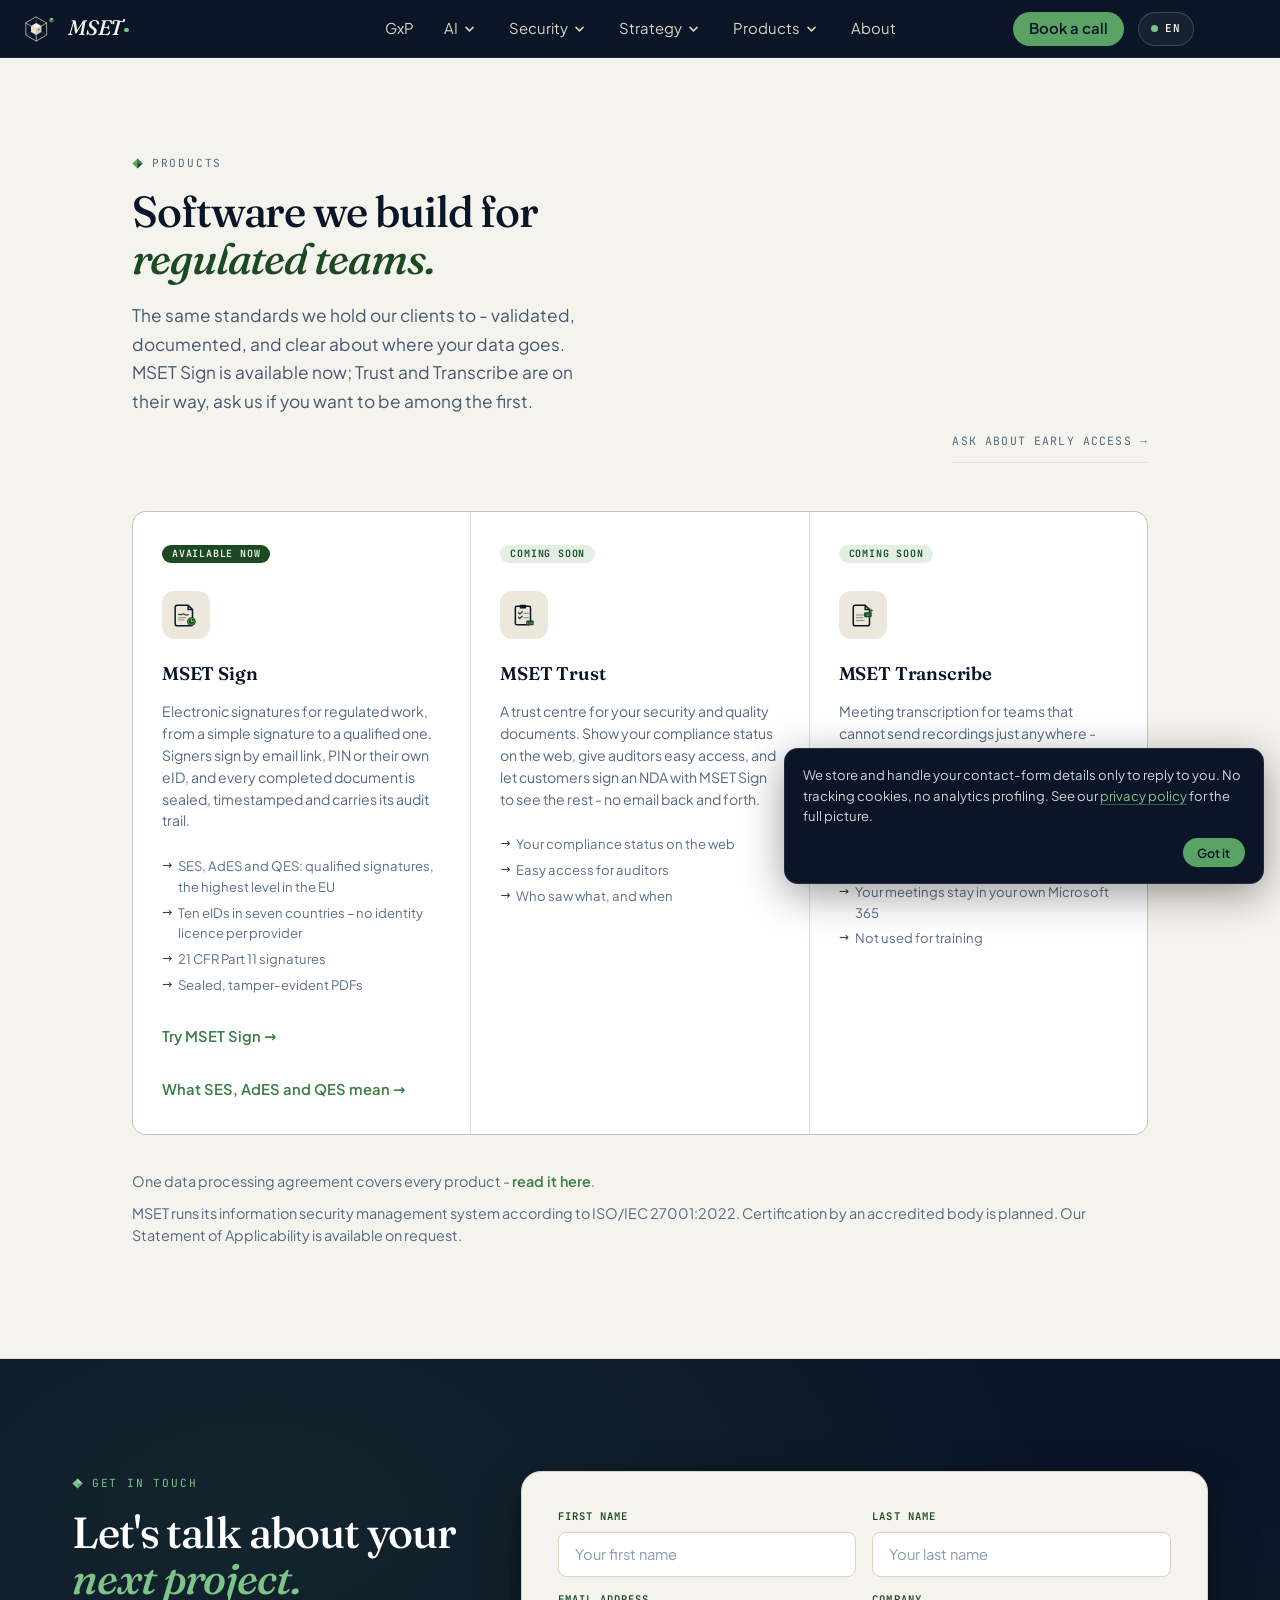
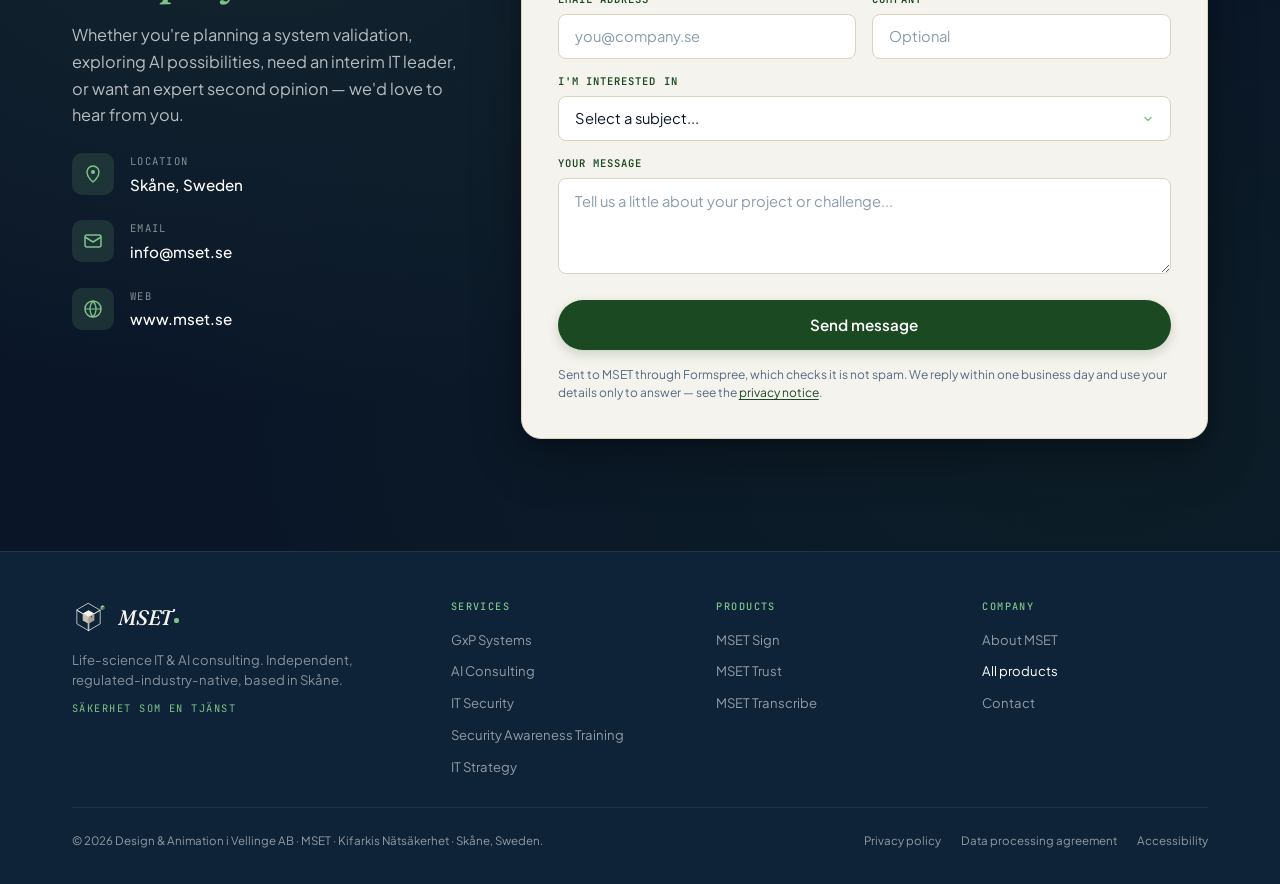
<file: products.html>
<!DOCTYPE html>

<html lang="en">
<head>
<meta charset="utf-8"/>
<meta content="default-src 'self'; script-src 'self' 'unsafe-inline'; style-src 'self' 'unsafe-inline'; font-src 'self'; img-src 'self' data: https://mset.goatcounter.com; connect-src 'self' https://formspree.io https://mset.goatcounter.com; form-action 'self' https://formspree.io; object-src 'none'; base-uri 'self'" http-equiv="Content-Security-Policy"/>
<meta content="strict-origin-when-cross-origin" name="referrer"/>
<meta content="width=device-width, initial-scale=1" name="viewport"/>
<link href="favicon.svg?v=2" rel="icon" type="image/svg+xml"/>
<link href="favicon-32.png?v=2" rel="icon" sizes="32x32" type="image/png"/>
<link href="favicon-16.png?v=2" rel="icon" sizes="16x16" type="image/png"/>
<link href="favicon-192.png?v=2" rel="apple-touch-icon" sizes="192x192"/>
<link href="favicon.ico?v=2" rel="alternate icon"/>
<title data-i18n="title.products">Products · MSET</title>
<meta content="MSET Sign, MSET Trust and MSET Transcribe - software for regulated teams, built to the standards we hold our clients to." name="description"/>
<link href="https://mset.se/products" rel="canonical"/>
<meta content="website" property="og:type"/>
<meta content="https://mset.se/products" property="og:url"/>
<meta content="MSET — Säkerhet som en tjänst" property="og:title"/>
<meta content="Independent IT consulting for pharma, biotech and medtech. GxP validation, AI governance, cybersecurity, and IT leadership — based in Skåne, working across the Nordics." property="og:description"/>
<meta content="https://mset.se/og-image.png" property="og:image"/>
<meta content="1200" property="og:image:width"/>
<meta content="630" property="og:image:height"/>
<meta content="MSET — Säkerhet som en tjänst. Life Science IT &amp; AI Consulting." property="og:image:alt"/>
<meta content="en_GB" property="og:locale"/>
<meta content="MSET" property="og:site_name"/>
<meta content="summary_large_image" name="twitter:card"/>
<meta content="MSET — Life Science IT &amp; AI Consulting" name="twitter:title"/>
<meta content="Independent IT consulting for pharma, biotech and medtech. GxP-validated, AI-governance-ready. Skåne → Nordics." name="twitter:description"/>
<meta content="https://mset.se/og-image.png" name="twitter:image"/>
<meta content="MSET — Säkerhet som en tjänst" name="twitter:image:alt"/>
<link as="font" crossorigin="" href="/fonts/plus-jakarta-sans-latin-wght-normal.woff2" rel="preload" type="font/woff2"/>
<link href="/fonts/fonts.css" rel="stylesheet"/>
<style>
:root{
  --ink:#0A1628; --ink-2:#0F2338; --ink-3:#16304A; --ink-4:#1E3A55; --ink-5:#2A4A6A;
  --sage-50:#F5F3ED; --sage-100:#ECE8DB; --sage-200:#D9D3BF;
  --forest:#1B4A22; --forest-2:#0F3414; --forest-light:#2E6E38;
  --emerald:#5BA364; --emerald-bright:#7EC389; --emerald-glow:#9BD7A4; --emerald-deep:#3B7D44;
  --seal:#B8934A;
  --danger:#C04040; --warn:#D97B2B;
  --muted:#556a82; --muted-soft:#9AA7B6;
  --line:rgba(10,22,40,.08); --line-strong:rgba(10,22,40,.14);
  --line-dark:rgba(255,255,255,.08); --line-dark-2:rgba(255,255,255,.14);
  --f-display:'Fraunces',Georgia,serif;
  --f-body:'Plus Jakarta Sans',system-ui,sans-serif;
  --f-mono:'JetBrains Mono',ui-monospace,monospace;
  --r-sm:8px; --r-md:14px; --r-lg:20px; --r-xl:28px; --r-full:999px;
  --ease:cubic-bezier(0.16,1,0.3,1);
  --ease-spring:cubic-bezier(0.34,1.56,0.64,1);
}

*,*::before,*::after{box-sizing:border-box;margin:0;padding:0}
html{scroll-behavior:smooth}
body{
  font-family:var(--f-body);background:var(--sage-50);color:var(--ink);
  font-size:16px;line-height:1.55;-webkit-font-smoothing:antialiased;
  text-rendering:optimizeLegibility;
}
a{color:inherit;text-decoration:none}
img{display:block;max-width:100%}
svg{display:block}
button{font-family:inherit;cursor:pointer;border:none;background:none}
input,textarea,select{font-family:inherit;font-size:inherit;color:inherit}

.container{max-width:1080px;margin:0 auto;padding:0 2rem}
.wide{max-width:1280px;margin:0 auto;padding:0 2rem}

.eyebrow{
  font-family:var(--f-mono);
  font-size:.7rem;letter-spacing:.16em;
  text-transform:uppercase;color:var(--forest);
  margin-bottom:1rem;display:inline-flex;align-items:center;gap:.5rem;
}
.eyebrow.dark{color:var(--emerald-bright)}
.eyebrow.num{color:var(--muted)}

.section-title{
  font-family:var(--f-display);font-weight:500;
  font-size:clamp(1.9rem,3.4vw,2.75rem);
  line-height:1.07;letter-spacing:-.025em;
  margin-bottom:1.25rem;color:var(--ink);
}
.section-title em{font-style:italic;font-weight:500;color:var(--forest)}
.dark .section-title{color:#fff}
.dark .section-title em{color:var(--emerald-bright)}

.section-lede{
  font-size:1.08rem;line-height:1.65;color:#445870;
  max-width:640px;margin-bottom:3rem;
}
.section-lede + .section-lede{margin-top:-2rem}
.dark .section-lede{color:rgba(255,255,255,.62)}

.btn{
  display:inline-flex;align-items:center;gap:.5rem;
  padding:.85rem 1.5rem;border-radius:var(--r-full);
  font-weight:600;font-size:.9rem;letter-spacing:-.002em;
  transition:all .2s var(--ease);cursor:pointer;
  border:1px solid transparent;font-family:var(--f-body);
}
.btn-primary{background:var(--emerald);color:var(--ink)}
.btn-primary:hover{
  background:var(--emerald-bright);transform:translateY(-1px);
  box-shadow:0 12px 24px -8px rgba(91,163,100,.4);
}
.btn-ghost{color:var(--ink);border-color:var(--line-strong);background:transparent}
.btn-ghost:hover{border-color:var(--forest);color:var(--forest)}
.dark .btn-ghost{color:#fff;border-color:rgba(255,255,255,.22)}
.dark .btn-ghost:hover{border-color:var(--emerald-bright);color:var(--emerald-bright)}
.btn-arrow{transition:transform .2s}
.btn:hover .btn-arrow{transform:translateX(3px)}

nav.site-nav{
  position:fixed;top:0;left:0;right:0;z-index:100;
  background:#0A1628;
  border-bottom:1px solid var(--line-dark);
  transition:background .2s;
}
nav.site-nav.scrolled{background:#0A1628}
.nav-inner{
  max-width:1280px;margin:0 auto;padding:.85rem 2rem;
  display:flex;align-items:center;justify-content:space-between;gap:2rem;
}
.nav-logo{display:flex;align-items:center;gap:.75rem}
.nav-logo .mark{width:44px;height:38px}
.nav-logo .wordmark{
  font-family:var(--f-display);font-style:italic;font-weight:500;
  font-size:1.45rem;line-height:.9;letter-spacing:-.01em;color:var(--sage-50);
}
.nav-logo .dot{
  display:inline-block;width:.22em;height:.22em;
  background:var(--emerald-bright);border-radius:50%;
  vertical-align:.14em;margin-left:.08em;
}
.nav-links{display:flex;align-items:center;gap:2rem;list-style:none}
.nav-links a{
  font-size:.8rem;font-weight:500;
  color:rgba(255,255,255,.68);letter-spacing:.005em;
  transition:color .2s;
}
.nav-links a:hover{color:var(--emerald-bright)}
.nav-cta{
  padding:.55rem 1.15rem;background:var(--emerald);
  color:var(--ink)!important;border-radius:var(--r-full);
  font-weight:600!important;transition:all .2s;
}
.nav-cta:hover{background:var(--emerald-bright);transform:translateY(-1px)}

.nav-hamburger{
  display:none;width:40px;height:40px;
  flex-direction:column;justify-content:center;align-items:center;gap:5px;
  background:transparent;
}
.nav-hamburger span{
  width:22px;height:2px;background:#fff;border-radius:2px;
  transition:all .3s ease;
}
.nav-hamburger.open span:nth-child(1){transform:translateY(7px) rotate(45deg)}
.nav-hamburger.open span:nth-child(2){opacity:0}
.nav-hamburger.open span:nth-child(3){transform:translateY(-7px) rotate(-45deg)}

.mobile-menu{
  display:none;position:fixed;top:62px;left:0;right:0;
  background:rgba(10,22,40,.98);
  backdrop-filter:blur(14px);
  border-bottom:1px solid var(--line-dark);
  z-index:99;padding:1.25rem 1.5rem;
  flex-direction:column;
  max-height:calc(100vh - 62px);
  overflow-y:auto;
  -webkit-overflow-scrolling:touch;
  overscroll-behavior:contain;
  opacity:0;transform:translateY(-8px);
  transition:opacity .25s ease, transform .25s ease;
}
.mobile-menu.open{display:flex;opacity:1;transform:translateY(0)}
.mobile-menu a{
  color:rgba(255,255,255,.8);font-size:1rem;font-weight:500;
  padding:.85rem 0;border-bottom:1px solid rgba(255,255,255,.06);
}
.mobile-menu a:last-child{border-bottom:none;margin-top:.5rem}
.mobile-menu .nav-cta{text-align:center;margin-top:.75rem}

.hero{
  position:relative;padding:9rem 0 6rem;
  background:
    radial-gradient(ellipse at 15% 10%, rgba(91,163,100,.08) 0%, transparent 55%),
    radial-gradient(ellipse at 90% 90%, rgba(27,74,34,.14) 0%, transparent 55%),
    linear-gradient(180deg, var(--ink) 0%, var(--ink-2) 100%);
  color:#fff;overflow:hidden;
}
.hero::before{
  content:'';position:absolute;inset:0;
  background-image:
    linear-gradient(rgba(255,255,255,.02) 1px, transparent 1px),
    linear-gradient(90deg, rgba(255,255,255,.02) 1px, transparent 1px);
  background-size:64px 64px;pointer-events:none;
  mask-image:radial-gradient(ellipse at center, black 30%, transparent 75%);
  -webkit-mask-image:radial-gradient(ellipse at center, black 30%, transparent 75%);
}
.hero-inner{max-width:1280px;margin:0 auto;padding:0 2rem;position:relative}
.hero-grid{display:grid;grid-template-columns:1.05fr .95fr;gap:4.5rem;align-items:center}
.hero-eyebrow{
  display:inline-flex;align-items:center;gap:.6rem;
  font-size:.72rem;font-weight:600;
  letter-spacing:.16em;text-transform:uppercase;
  color:var(--emerald-bright);
  padding:.4rem 1rem .4rem .85rem;
  border:1px solid rgba(126,195,137,.28);
  background:rgba(126,195,137,.06);
  border-radius:var(--r-full);margin-bottom:2rem;
}
.hero-eyebrow::before{
  content:'';width:6px;height:6px;border-radius:50%;
  background:var(--emerald-bright);
  box-shadow:0 0 0 4px rgba(126,195,137,.16);
  animation:pulse 2.6s ease-in-out infinite;
}
@keyframes pulse{0%,100%{opacity:1;transform:scale(1)}50%{opacity:.5;transform:scale(.8)}}

.hero h1{
  font-family:var(--f-display);font-weight:500;
  font-size:clamp(2.2rem,4.6vw,3.9rem);
  line-height:1.02;letter-spacing:-.028em;
  color:#fff;margin-bottom:1.25rem;max-width:640px;
}
.hero h1 em{font-style:italic;font-weight:500;color:var(--emerald-bright)}
.hero-promise{
  font-family:var(--f-display);
  font-size:clamp(1rem,1.4vw,1.2rem);
  font-weight:400;color:rgba(255,255,255,.92);
  margin-bottom:1.5rem;letter-spacing:-.005em;line-height:1.4;
}
.hero-promise strong{color:var(--emerald-bright);font-weight:500}
.hero-lede{
  font-size:1rem;line-height:1.65;
  color:rgba(255,255,255,.6);max-width:480px;
  margin-bottom:2.25rem;font-weight:350;
}
.hero-actions{display:flex;gap:.75rem;flex-wrap:wrap;margin-bottom:2.5rem}
.hero-strip{
  display:flex;align-items:center;gap:1.5rem;flex-wrap:wrap;
  padding-top:1.75rem;border-top:1px solid rgba(255,255,255,.08);
  font-size:.72rem;font-family:var(--f-mono);
  letter-spacing:.08em;text-transform:uppercase;color:rgba(255,255,255,.4);
}
.hero-strip span{display:inline-flex;align-items:center;gap:.5rem}
.hero-strip span::before{content:'';width:4px;height:4px;border-radius:50%;background:var(--emerald-bright)}

.visual{
  position:relative;width:100%;aspect-ratio:1/1;max-width:520px;margin-left:auto;
  background:
    radial-gradient(ellipse at 50% 40%, rgba(91,163,100,.08) 0%, transparent 70%),
    rgba(255,255,255,.015);
  border:1px solid rgba(255,255,255,.07);
  border-radius:var(--r-xl);overflow:hidden;
  backdrop-filter:blur(10px);
}
.visual-label{
  position:absolute;top:1.25rem;left:1.5rem;
  display:flex;align-items:center;gap:.55rem;
  font-family:var(--f-mono);font-size:.68rem;font-weight:500;
  letter-spacing:.14em;text-transform:uppercase;
  color:rgba(255,255,255,.55);z-index:3;
}
.visual-label::before{
  content:'';width:7px;height:7px;border-radius:50%;
  background:var(--emerald-bright);
  box-shadow:0 0 10px rgba(126,195,137,.7);
  animation:pulse 2s ease-in-out infinite;
}
.visual-title{
  position:absolute;top:1.25rem;right:1.5rem;
  font-family:var(--f-mono);font-size:.66rem;
  letter-spacing:.12em;text-transform:uppercase;
  color:rgba(255,255,255,.35);z-index:3;
}
.visual-caption{
  position:absolute;bottom:1.35rem;left:1.5rem;right:1.5rem;
  font-size:.78rem;color:rgba(255,255,255,.5);
  line-height:1.45;z-index:3;
}
.visual-caption strong{color:var(--emerald-bright);font-weight:500}

.audit-stream{
  position:absolute;inset:0;
  padding:3.75rem 1.5rem 4rem;overflow:hidden;
  mask-image:linear-gradient(180deg, transparent 0%, black 15%, black 82%, transparent 98%);
  -webkit-mask-image:linear-gradient(180deg, transparent 0%, black 15%, black 82%, transparent 98%);
}
.audit-stream-inner{animation:streamScroll 28s linear infinite;will-change:transform}
@keyframes streamScroll{from{transform:translateY(0)}to{transform:translateY(-50%)}}
.audit-row{
  display:grid;grid-template-columns:54px 1fr auto;gap:.8rem;
  padding:.55rem 0;font-family:var(--f-mono);
  font-size:.68rem;line-height:1.3;
  border-bottom:1px solid rgba(255,255,255,.04);align-items:center;
}
.audit-row .time{color:rgba(255,255,255,.32);font-weight:500;letter-spacing:.02em}
.audit-row .action{
  color:rgba(255,255,255,.75);font-family:var(--f-body);
  font-size:.78rem;font-weight:400;
  display:flex;flex-direction:column;gap:.1rem;min-width:0;
}
.audit-row .action .actor{color:var(--emerald-bright);font-family:var(--f-mono);font-size:.66rem;letter-spacing:.01em}
.audit-row .action .act{color:rgba(255,255,255,.78);text-overflow:ellipsis;white-space:nowrap;overflow:hidden}
.audit-row .check{
  display:inline-flex;align-items:center;gap:.3rem;
  padding:.12rem .45rem;border-radius:4px;
  font-size:.58rem;font-weight:600;letter-spacing:.06em;text-transform:uppercase;
  background:rgba(126,195,137,.1);color:var(--emerald-bright);
  border:1px solid rgba(126,195,137,.2);
}
.audit-row .check.warn{background:rgba(229,179,92,.1);color:#E5B35C;border-color:rgba(229,179,92,.25)}
.audit-row .check.sys{background:rgba(255,255,255,.04);color:rgba(255,255,255,.45);border-color:rgba(255,255,255,.08)}
.audit-row .check::before{content:'';width:4px;height:4px;border-radius:50%;background:currentColor}

.pillars{padding:7rem 0 6rem;background:var(--sage-50)}
.pillars-inner{max-width:1080px;margin:0 auto;padding:0 2rem}
.pillars-grid{
  display:grid;grid-template-columns:repeat(4,1fr);gap:0;
  border-top:1px solid var(--line-strong);border-bottom:1px solid var(--line-strong);
  margin-top:1rem;
}
.pillar{
  padding:2rem 1.5rem;border-right:1px solid var(--line);position:relative;
  transition:background .2s;cursor:pointer;
  display:flex;flex-direction:column;
}
.pillar:hover{background:var(--sage-100)}
.pillar:last-child{border-right:none}
.pillar-num{
  font-family:var(--f-mono);font-size:.7rem;font-weight:500;
  color:var(--muted);letter-spacing:.12em;
  margin-bottom:1.25rem;display:block;
}
.pillar-icon{width:44px;height:44px;margin-bottom:1.25rem}
.pillar-title{
  font-family:var(--f-display);font-size:1.15rem;font-weight:600;
  line-height:1.2;margin-bottom:.5rem;
  letter-spacing:-.01em;color:var(--ink);
}
.pillar-body{font-size:.88rem;color:#556a82;line-height:1.55;flex-grow:1}
.pillar-link{
  margin-top:1rem;font-size:.78rem;font-weight:600;
  color:var(--forest);display:inline-flex;align-items:center;gap:.3rem;
  font-family:var(--f-mono);letter-spacing:.04em;text-transform:uppercase;
  align-self:flex-start;
}
.pillar-link svg{width:11px;height:11px;transition:transform .2s}
.pillar:hover .pillar-link svg{transform:translateX(3px)}

.service-section{padding:7rem 0;position:relative;overflow:hidden}
.service-section.alt{background:#fff;border-top:1px solid var(--line);border-bottom:1px solid var(--line)}
.service-section.dark{background:var(--ink);color:#fff}
.service-section.dark::before{
  content:'';position:absolute;inset:0;
  background:
    radial-gradient(ellipse at 10% 20%, rgba(91,163,100,.06) 0%, transparent 55%),
    radial-gradient(ellipse at 90% 80%, rgba(27,74,34,.1) 0%, transparent 55%);
  pointer-events:none;
}
.service-inner{max-width:1080px;margin:0 auto;padding:0 2rem;position:relative}
.service-header{
  display:grid;grid-template-columns:1fr 1fr;gap:4rem;
  align-items:end;margin-bottom:3rem;
}
.service-header > div:first-child{max-width:520px}
.service-header > div:last-child{align-self:end;text-align:right}
.service-cta{
  font-family:var(--f-mono);font-size:.72rem;
  color:var(--muted);letter-spacing:.1em;text-transform:uppercase;
  padding-bottom:.75rem;border-bottom:1px solid var(--line);
  display:inline-block;
}
.service-section.dark .service-cta{color:rgba(255,255,255,.45);border-bottom-color:var(--line-dark)}

.service-items{
  display:grid;grid-template-columns:repeat(2,1fr);gap:1px;
  background:var(--line);
  border:1px solid var(--line-strong);
  border-radius:var(--r-md);overflow:hidden;
}
.service-section.dark .service-items{background:var(--line-dark);border-color:var(--line-dark-2)}
.service-item{
  padding:2rem 1.75rem;background:var(--sage-50);
  display:flex;flex-direction:column;gap:1rem;
  transition:background .25s var(--ease), transform .25s var(--ease), box-shadow .25s var(--ease), border-color .25s;
  position:relative;border:1px solid transparent;
}
.service-section.alt .service-item{background:#fff}
.service-section.dark .service-item{background:var(--ink-2)}
.service-item:not(.featured):hover{
  background:var(--sage-100);
  transform:translateY(-3px);
  box-shadow:0 10px 24px rgba(10,22,40,.06), 0 1px 3px rgba(10,22,40,.04);
  border-color:rgba(27,74,34,.12);
}
.service-section.alt .service-item:not(.featured):hover{
  background:var(--sage-50);border-color:rgba(27,74,34,.12);
}
.service-section.dark .service-item:not(.featured):hover{
  background:var(--ink-3);
  border-color:rgba(126,195,137,.25);
  box-shadow:0 10px 24px rgba(0,0,0,.3), inset 0 1px 0 rgba(255,255,255,.04);
}

.service-item.featured{
  grid-column:span 2;background:var(--ink);color:#fff;
  padding:2.5rem 2rem;display:grid;grid-template-columns:1fr 1fr;gap:3rem;align-items:center;
}
.service-section.dark .service-item.featured{
  background:linear-gradient(135deg, var(--forest) 0%, var(--ink-3) 100%);
}
.service-item-icon{
  width:48px;height:48px;border-radius:12px;
  background:var(--sage-100);
  color:var(--ink);
  display:inline-flex;align-items:center;justify-content:center;
  flex-shrink:0;margin-bottom:.5rem;
  transition:transform .25s var(--ease-spring), background .25s;
}
.service-item-icon svg{width:26px;height:26px}
.service-item:hover .service-item-icon{transform:scale(1.06) rotate(-3deg)}

.service-item.featured .service-item-icon,
.security-card.featured .service-item-icon{margin-bottom:1rem}

.service-section.alt .service-item-icon{background:var(--sage-100);color:var(--ink)}

.service-section.dark .service-item-icon{
  background:var(--sage-50);color:var(--ink);
}

.service-item.featured .service-item-icon{
  background:var(--sage-50);color:var(--ink);
}

.security-card.featured .service-item-icon{
  background:var(--sage-50);color:var(--ink);
}
.security-card:not(.featured) .service-item-icon{
  background:var(--sage-100);color:var(--ink);
}
.security-card:hover .service-item-icon{transform:scale(1.06) rotate(-3deg)}

.service-item-title{
  font-family:var(--f-display);font-size:1.15rem;font-weight:600;
  letter-spacing:-.01em;line-height:1.2;color:var(--ink);
}
.service-section.dark .service-item-title,
.service-item.featured .service-item-title{color:#fff}
.service-item-body{font-size:.88rem;line-height:1.55;color:#556a82}
.service-section.dark .service-item-body,
.service-item.featured .service-item-body{color:rgba(255,255,255,.65)}
.service-item-body + .service-item-body{margin-top:-.25rem}
.service-item-list{list-style:none;display:flex;flex-direction:column;gap:.35rem;margin-top:.5rem}
.service-item-list li{
  font-size:.82rem;color:#5a7088;padding-left:1rem;position:relative;
}
.service-item-list li::before{content:'→';position:absolute;left:0;color:var(--forest);font-size:.75rem}
.service-section.dark .service-item-list li{color:rgba(255,255,255,.7)}
.service-section.dark .service-item-list li::before{color:var(--emerald-bright)}
.service-item.featured .service-item-list li{color:rgba(255,255,255,.75)}
.service-item.featured .service-item-list li::before{color:var(--emerald-bright)}

.expand-link{
  margin-top:.9rem;display:inline-flex;align-items:center;gap:.45rem;
  font-family:var(--f-mono);font-size:.68rem;font-weight:600;
  color:var(--forest);letter-spacing:.08em;text-transform:uppercase;
  padding-top:1rem;border-top:1px solid var(--line);
  align-self:flex-start;transition:color .2s;
}
.expand-link svg{width:11px;height:11px;transition:transform .2s}
.expand-link:hover{color:var(--emerald-deep)}
.expand-link:hover svg{transform:translateX(3px)}

.interim-visual{
  background:rgba(255,255,255,.055);
  border:1px solid rgba(255,255,255,.14);
  border-radius:var(--r-md);padding:1.5rem;
  display:flex;flex-direction:column;gap:.25rem;
  box-shadow:inset 0 1px 0 rgba(255,255,255,.04);
}
.interim-visual-title{
  font-family:var(--f-mono);font-size:.66rem;
  color:rgba(255,255,255,.6);letter-spacing:.14em;
  text-transform:uppercase;margin-bottom:.75rem;
}
.interim-row{
  display:grid;grid-template-columns:40px 1fr 82px;
  gap:.9rem;align-items:center;
  padding:.8rem 0;border-bottom:1px solid rgba(255,255,255,.08);
  transition:padding-left .25s var(--ease);
}
.interim-row:hover{padding-left:.4rem}
.interim-row:last-child{border-bottom:none;padding-bottom:.5rem}
.interim-avatar{
  width:40px;height:40px;border-radius:10px;
  display:inline-flex;align-items:center;justify-content:center;
  background:rgba(126,195,137,.22);color:#BEEBC8;
  font-family:var(--f-mono);font-size:.72rem;font-weight:700;
  letter-spacing:.05em;
  border:1px solid rgba(126,195,137,.3);
}
.interim-role{
  font-family:var(--f-display);font-size:.95rem;font-weight:600;
  color:#fff;letter-spacing:-.005em;line-height:1.2;margin-bottom:.15rem;
}
.interim-dept{font-size:.76rem;color:rgba(255,255,255,.55)}
.interim-badge{
  font-family:var(--f-mono);font-size:.58rem;font-weight:700;
  letter-spacing:.1em;text-transform:uppercase;
  padding:.26rem .6rem;border-radius:4px;
  display:inline-flex;align-items:center;gap:.3rem;
  justify-self:end;white-space:nowrap;
}
.interim-badge::before{content:'';width:5px;height:5px;border-radius:50%;background:currentColor}
.interim-badge.active{background:rgba(126,195,137,.2);color:#BEEBC8;border:1px solid rgba(126,195,137,.3)}
.interim-badge.pending{background:rgba(229,179,92,.18);color:#F5CF8A;border:1px solid rgba(229,179,92,.3)}

.roadmap-visual{margin-top:1.5rem;padding-top:1.25rem;border-top:1px solid rgba(255,255,255,.12)}
.roadmap-phase{display:flex;align-items:center;gap:.9rem;margin-top:.6rem}
.roadmap-phase-label{
  font-family:var(--f-mono);font-size:.62rem;font-weight:600;
  color:rgba(255,255,255,.65);letter-spacing:.08em;text-transform:uppercase;
  flex-shrink:0;width:64px;
}
.roadmap-bar-outer{
  flex:1;height:22px;background:rgba(255,255,255,.06);
  border-radius:5px;overflow:hidden;position:relative;
  border:1px solid rgba(255,255,255,.04);
}
.roadmap-bar-inner{
  height:100%;border-radius:5px;
  display:flex;align-items:center;padding:0 .7rem;
  width:0;transition:width 1.2s var(--ease);
}
.roadmap-bar-text{
  font-size:.72rem;font-weight:500;color:rgba(255,255,255,.9);
  white-space:nowrap;
}

.security{
  padding:7rem 0;position:relative;overflow:hidden;
  background:var(--sage-50);
}
.security-inner{max-width:1080px;margin:0 auto;padding:0 2rem;position:relative}
.security-header{
  display:grid;grid-template-columns:1.1fr 1fr;gap:4rem;align-items:start;
  margin-bottom:4rem;
}
.security-header > div:first-child{max-width:560px}
.security-header .section-lede{font-size:1.02rem;margin-bottom:1.5rem}
.security-header .section-lede + .section-lede{margin-top:0}
.security-deep-link{
  display:inline-flex;align-items:center;gap:.5rem;
  padding:.7rem 1.2rem;margin-top:.5rem;
  background:var(--forest);color:#fff;
  border-radius:var(--r-full);font-size:.88rem;font-weight:600;
  transition:all .25s var(--ease-spring);
  box-shadow:0 4px 14px rgba(27,74,34,.2);
}
.security-deep-link:hover{
  background:var(--forest-light);transform:translateY(-2px);
  box-shadow:0 8px 20px rgba(27,74,34,.3);
}
.security-deep-link svg{transition:transform .25s}
.security-deep-link:hover svg{transform:translateX(3px)}

.threat-meter{
  background:var(--ink);color:#fff;
  border-radius:var(--r-lg);padding:1.75rem;
  position:relative;overflow:hidden;
}
.threat-meter::before{
  content:'';position:absolute;inset:0;
  background:radial-gradient(ellipse at 80% 20%, rgba(192,64,64,.1) 0%, transparent 60%);
  pointer-events:none;
}
.threat-meter > *{position:relative}
.threat-meter-title{
  font-family:var(--f-mono);font-size:.66rem;
  color:rgba(255,255,255,.55);letter-spacing:.14em;
  text-transform:uppercase;margin-bottom:1.15rem;
  display:flex;align-items:center;gap:.55rem;
}
.threat-meter-title::before{
  content:'';width:7px;height:7px;border-radius:50%;
  background:var(--danger);
  box-shadow:0 0 10px rgba(192,64,64,.5);
  animation:pulse 2s ease-in-out infinite;
}
.threat-row{
  display:grid;grid-template-columns:100px 1fr 34px;
  gap:.8rem;align-items:center;
  padding:.55rem 0;
}
.threat-label{font-size:.78rem;color:rgba(255,255,255,.78);font-weight:500}
.threat-bar-wrap{
  height:7px;background:rgba(255,255,255,.06);
  border-radius:4px;overflow:hidden;position:relative;
}
.threat-bar{
  height:100%;background:var(--emerald);border-radius:4px;
  width:0;transition:width 1.4s var(--ease);
}
.threat-bar.high{background:linear-gradient(90deg, var(--danger), #D95959)}
.threat-bar.mid{background:linear-gradient(90deg, var(--warn), #E8A765)}
.threat-pct{
  font-family:var(--f-mono);font-size:.72rem;font-weight:600;
  color:rgba(255,255,255,.85);text-align:right;
}
.threat-note{
  font-size:.72rem;color:rgba(255,255,255,.45);
  line-height:1.5;margin-top:1.15rem;
  padding-top:1rem;border-top:1px solid rgba(255,255,255,.08);
}

.security-cards{
  display:grid;grid-template-columns:repeat(2,1fr);gap:1px;
  background:var(--line);
  border:1px solid var(--line-strong);
  border-radius:var(--r-md);overflow:hidden;
}
.security-card{
  padding:2rem 1.75rem;background:#fff;
  display:flex;flex-direction:column;gap:1rem;
  transition:background .2s, transform .25s var(--ease), box-shadow .25s var(--ease);
  position:relative;
}
.security-card:not(.featured):hover{
  transform:translateY(-3px);
  box-shadow:0 12px 28px rgba(10,22,40,.08), 0 2px 6px rgba(10,22,40,.04);
}
.security-card:hover{background:var(--sage-50)}
.security-card-title{
  font-family:var(--f-display);font-size:1.15rem;font-weight:600;
  letter-spacing:-.01em;line-height:1.2;color:var(--ink);
}
.security-card-body{font-size:.88rem;line-height:1.55;color:#556a82}
.security-card-list{list-style:none;display:flex;flex-direction:column;gap:.35rem;margin-top:.5rem}
.security-card-list li{font-size:.82rem;color:#5a7088;padding-left:1rem;position:relative}
.security-card-list li::before{content:'→';position:absolute;left:0;color:var(--forest);font-size:.75rem}

.security-card.featured{
  grid-column:span 2;background:var(--ink);color:#fff;
  padding:2.5rem 2rem;display:grid;grid-template-columns:1fr 1fr;gap:3rem;align-items:center;
  position:relative;overflow:hidden;
}
.security-card.featured::before{
  content:'';position:absolute;inset:0;
  background:radial-gradient(ellipse at 75% 30%, rgba(192,64,64,.08), transparent 60%);
  pointer-events:none;
}
.security-card.featured > *{position:relative}
.security-card.featured .security-card-title{color:#fff}
.security-card.featured .security-card-body{color:rgba(255,255,255,.65)}
.security-card.featured .security-card-list li{color:rgba(255,255,255,.75)}
.security-card.featured .security-card-list li::before{color:var(--emerald-bright)}

.phishing-demo{
  background:#fff;border-radius:var(--r-md);
  overflow:hidden;position:relative;
  box-shadow:0 24px 48px -12px rgba(0,0,0,.4);
}
.phish-bar{
  background:#F2F2F4;padding:.65rem .85rem;
  display:flex;align-items:center;gap:.4rem;
  border-bottom:1px solid rgba(0,0,0,.08);
}
.phish-dot{width:10px;height:10px;border-radius:50%;flex-shrink:0}
.phish-url{
  margin-left:.75rem;flex:1;
  font-family:var(--f-mono);font-size:.68rem;
  color:#1A1A1A;background:#fff;
  padding:.3rem .6rem;border-radius:4px;
  border:1px solid rgba(0,0,0,.1);
  display:inline-flex;align-items:center;gap:.35rem;
  white-space:nowrap;overflow:hidden;text-overflow:ellipsis;
}
.phish-url .warn{color:var(--danger);font-weight:700}
.phish-body{padding:1.1rem 1rem;background:#fff;min-height:170px;display:flex;flex-direction:column;gap:.4rem}
.phish-warning{
  display:flex;align-items:center;gap:.55rem;
  background:rgba(192,64,64,.08);
  border:1px solid rgba(192,64,64,.2);
  color:var(--danger);
  padding:.5rem .7rem;border-radius:6px;
  font-size:.72rem;font-weight:500;line-height:1.4;
  margin-bottom:.4rem;
}
.phish-warning .w-icon{font-weight:700;flex-shrink:0}
.phish-email-line{height:8px;background:#E8E8EC;border-radius:3px}
.badge-caught{
  margin-top:.75rem;display:inline-flex;align-items:center;gap:.3rem;
  font-family:var(--f-mono);font-size:.62rem;font-weight:700;
  color:var(--emerald-deep);background:rgba(91,163,100,.12);
  border:1px solid rgba(91,163,100,.3);
  padding:.25rem .55rem;border-radius:4px;
  letter-spacing:.08em;text-transform:uppercase;
  align-self:flex-start;
}

.about{padding:7rem 0;background:#fff;border-top:1px solid var(--line)}
.about-inner{max-width:1080px;margin:0 auto;padding:0 2rem}
.about-grid{display:grid;grid-template-columns:1fr 1fr;gap:4rem;align-items:start}
.about-quote{
  background:var(--ink);color:#fff;border-radius:var(--r-lg);
  padding:2.5rem;position:sticky;top:6rem;overflow:hidden;
  transition:transform .4s var(--ease), box-shadow .4s var(--ease);
}
.about-quote:hover{
  transform:translateY(-4px);
  box-shadow:0 18px 44px rgba(10,22,40,.22), 0 4px 12px rgba(10,22,40,.1);
}
.about-quote::before{
  content:'';position:absolute;inset:0;
  background:radial-gradient(ellipse at 80% 20%, rgba(91,163,100,.15), transparent 60%);
  pointer-events:none;
  transition:opacity .4s;
}
.about-quote:hover::before{opacity:1.3}
.about-quote > *{position:relative}
.quote-mark{
  font-family:var(--f-display);font-size:4.5rem;line-height:.8;
  color:var(--emerald-bright);margin-bottom:1rem;display:block;
  animation:quote-pulse 4.5s ease-in-out infinite;
}
@keyframes quote-pulse{
  0%,100%{opacity:1;transform:translateY(0)}
  50%{opacity:.7;transform:translateY(-4px)}
}
.quote-text{
  font-family:var(--f-display);font-size:1.2rem;font-style:italic;
  color:rgba(255,255,255,.92);line-height:1.5;margin-bottom:2rem;
}
.quote-meta{
  font-size:.82rem;color:rgba(255,255,255,.5);
  padding-top:1.25rem;border-top:1px solid rgba(255,255,255,.12);
}
.quote-meta strong{color:var(--emerald-bright);display:block;font-size:.92rem;margin-bottom:.2rem}
.credentials{display:grid;grid-template-columns:1fr 1fr;gap:1.25rem;margin-top:3.5rem}
.credential{
  padding:1.1rem 1.25rem;background:var(--sage-50);
  border-radius:var(--r-md);border-left:3px solid var(--forest);
  transition:transform .28s var(--ease-spring), box-shadow .28s, border-left-color .28s, background .28s;
  cursor:default;
}
.credential:hover{
  transform:translateX(5px);
  box-shadow:0 6px 18px rgba(10,22,40,.06), 0 1px 3px rgba(10,22,40,.04);
  border-left-color:var(--emerald);
  background:#fff;
}
.credential-title{
  font-family:var(--f-display);font-size:1rem;font-weight:600;
  letter-spacing:-.01em;margin-bottom:.3rem;color:var(--ink);
}
.credential-body{font-size:.85rem;color:#556a82;line-height:1.55}
.industries{margin-top:3rem;padding-top:2rem;border-top:1px solid var(--line)}
.industries-label{
  font-family:var(--f-mono);font-size:.7rem;
  color:var(--muted);letter-spacing:.12em;text-transform:uppercase;
  display:block;margin-bottom:.9rem;
}
.industries-intro{
  font-size:.98rem;color:#445870;line-height:1.65;
  max-width:880px;margin:0 0 1.75rem;
}
.industries-subhead{
  font-family:var(--f-mono);font-size:.68rem;
  color:var(--emerald-deep);letter-spacing:.14em;text-transform:uppercase;font-weight:500;
  display:block;margin-bottom:.9rem;
}
.industry-chips{display:flex;flex-wrap:wrap;gap:.5rem;justify-content:center}
.industry-chip{
  font-size:.78rem;font-weight:500;
  padding:.35rem .9rem;border-radius:var(--r-full);
  background:var(--sage-50);color:var(--forest);
  border:1px solid rgba(27,74,34,.2);
  transition:all .25s var(--ease-spring);cursor:default;
  flex:1 1 auto;text-align:center;
}
.industry-chip:hover{background:var(--forest);color:#fff;border-color:var(--forest);transform:translateY(-2px)}

.about-numbers{
  margin-top:5rem;padding-top:3.5rem;
  border-top:1px solid var(--line-strong);
  display:grid;grid-template-columns:repeat(4,1fr);gap:2rem;
  position:relative;
}
.about-numbers::before{
  content:'By the numbers';
  position:absolute;top:-.65rem;left:50%;transform:translateX(-50%);
  background:#fff;padding:0 1rem;
  font-family:var(--f-mono);font-size:.7rem;letter-spacing:.16em;
  text-transform:uppercase;color:var(--forest);font-weight:600;
}
.num-card{
  transition:transform .3s var(--ease-spring);
  padding:.5rem .2rem;
  cursor:default;
}
.num-card:hover{transform:translateY(-4px)}
.num-label{
  font-family:var(--f-mono);font-size:.66rem;
  letter-spacing:.14em;text-transform:uppercase;
  color:var(--muted);font-weight:500;margin-bottom:.7rem;
}
.num-val{
  font-family:var(--f-display);font-style:italic;font-weight:500;
  font-size:3.2rem;line-height:.95;letter-spacing:-.025em;
  color:var(--ink);margin-bottom:.7rem;
}
.num-val em{color:var(--forest);font-style:italic;font-weight:500}
.num-val .plus{color:var(--emerald);font-size:.55em;vertical-align:.25em;margin-left:.03em}
.num-caption{font-size:.82rem;color:#556a82;line-height:1.5;margin:0}






















































.floating-footer{
  position:fixed;bottom:0;left:0;right:0;z-index:90;
  background:#0A1628;
  border-top:1px solid rgba(255,255,255,.08);
  transform:translateY(100%);
  transition:transform .35s var(--ease),visibility 0s linear .35s;
  pointer-events:none;visibility:hidden;
}
.floating-footer.visible{transform:translateY(0);pointer-events:auto;visibility:visible;transition:transform .35s var(--ease)}
.floating-footer.hidden{transform:translateY(100%);pointer-events:none}
.ff-inner{
  max-width:1280px;margin:0 auto;padding:.55rem 2rem;
  display:flex;align-items:center;justify-content:space-between;gap:1.5rem;
}
.ff-brand{
  display:inline-flex;align-items:center;gap:.5rem;
  color:rgba(255,255,255,.85);transition:color .2s;
}
.ff-brand:hover{color:var(--emerald-bright)}
.ff-brand svg{width:26px;height:22px}
.ff-brand .wordmark{
  font-family:var(--f-display);font-style:italic;font-weight:500;
  font-size:1.05rem;line-height:1;letter-spacing:-.005em;color:inherit;
}
.ff-brand .wordmark .dot{
  display:inline-block;width:.22em;height:.22em;
  background:var(--emerald-bright);border-radius:50%;
  vertical-align:.14em;margin-left:.08em;
}
.ff-action{
  display:inline-flex;align-items:center;gap:.4rem;
  color:rgba(255,255,255,.7);font-size:.78rem;font-weight:500;
  padding:.4rem .8rem;border-radius:var(--r-full);
  transition:color .2s, background .2s;
}
.ff-action:hover{color:var(--emerald-bright);background:rgba(255,255,255,.04)}
.ff-action svg{width:12px;height:12px}

.privacy-notice{
  position:fixed;bottom:1rem;left:1rem;right:1rem;z-index:95;
  max-width:480px;margin-left:auto;
  background:#0A1628;color:rgba(255,255,255,.85);
  border:1px solid rgba(255,255,255,.1);border-radius:var(--r-md);
  padding:1rem 1.15rem;box-shadow:0 10px 40px rgba(0,0,0,.4);
  font-size:.82rem;line-height:1.55;
  opacity:0;transform:translateY(20px);pointer-events:none;
  transition:opacity .35s var(--ease), transform .35s var(--ease);
}
.privacy-notice.visible{opacity:1;transform:translateY(0);pointer-events:auto}
.privacy-notice p{margin:0 0 .75rem;color:rgba(255,255,255,.82)}
.privacy-notice a{color:var(--emerald-bright);border-bottom:1px solid rgba(126,195,137,.4);transition:color .2s}
.privacy-notice a:hover{color:#fff}
.privacy-notice-actions{display:flex;gap:.5rem;align-items:center;justify-content:flex-end}
.privacy-notice-dismiss{
  padding:.4rem .9rem;background:var(--emerald);color:var(--ink);
  border-radius:var(--r-full);font-size:.78rem;font-weight:600;
  cursor:pointer;transition:background .2s;
}
.privacy-notice-dismiss:hover{background:var(--emerald-bright)}
@media (max-width:560px){
  .privacy-notice{left:.75rem;right:.75rem;bottom:.75rem;padding:.85rem 1rem;font-size:.78rem}
}

.reveal{opacity:0;transform:translateY(24px);transition:opacity .7s var(--ease), transform .7s var(--ease)}
.reveal.visible{opacity:1;transform:translateY(0)}
.reveal-left{opacity:0;transform:translateX(-24px);transition:opacity .7s var(--ease), transform .7s var(--ease)}
.reveal-left.visible{opacity:1;transform:translateX(0)}
.reveal-right{opacity:0;transform:translateX(24px);transition:opacity .7s var(--ease), transform .7s var(--ease)}
.reveal-right.visible{opacity:1;transform:translateX(0)}
@media (max-width:960px){.reveal-left,.reveal-right{transform:translateY(16px)}}
.stagger > *{opacity:0;transform:translateY(16px);transition:opacity .5s var(--ease), transform .5s var(--ease)}
.stagger.visible > *{opacity:1;transform:translateY(0)}
.stagger.visible > *:nth-child(1){transition-delay:.05s}
.stagger.visible > *:nth-child(2){transition-delay:.15s}
.stagger.visible > *:nth-child(3){transition-delay:.25s}
.stagger.visible > *:nth-child(4){transition-delay:.35s}
.stagger.visible > *:nth-child(5){transition-delay:.45s}
.stagger.visible > *:nth-child(6){transition-delay:.55s}

.hero-eyebrow{animation:fadeUp .7s var(--ease) .2s both}
.hero h1{animation:fadeUp .7s var(--ease) .35s both}
.hero-promise{animation:fadeUp .7s var(--ease) .5s both}
.hero-lede{animation:fadeUp .7s var(--ease) .65s both}
.hero-actions{animation:fadeUp .7s var(--ease) .8s both}
.hero-strip{animation:fadeUp .7s var(--ease) .95s both}
.visual{animation:fadeUp .9s var(--ease) .5s both}
@keyframes fadeUp{from{opacity:0;transform:translateY(20px)}to{opacity:1;transform:translateY(0)}}

@media (min-width:1200px){
  .hero-inner{max-width:1360px}
  .visual{max-width:576px}
}
@media (max-width:960px){
  .about-numbers{grid-template-columns:repeat(2,1fr);gap:1.5rem}
  .nav-hamburger{display:flex}
  .nav-links{display:none}
  .hero-grid{grid-template-columns:1fr;gap:3.5rem}
  .visual{margin:0 auto;max-width:440px}
  .hero{padding:7rem 0 5rem}
  .pillars-grid{grid-template-columns:repeat(2,1fr)}
  .pillar:nth-child(2){border-right:none}
  .pillar:nth-child(1),.pillar:nth-child(2){border-bottom:1px solid var(--line)}
  .service-header{grid-template-columns:1fr;gap:1.5rem}
  .service-header > div:last-child{text-align:left}
  .service-items{grid-template-columns:1fr}
  .service-item.featured{grid-column:span 1;grid-template-columns:1fr}
  .security-header{grid-template-columns:1fr;gap:2rem}
  .security-cards{grid-template-columns:1fr}
  .security-card.featured{grid-column:span 1;grid-template-columns:1fr}
  .about-grid{grid-template-columns:1fr;gap:2.5rem}
  .about-quote{position:static}



}
@media (max-width:560px){
  .nav-inner{padding:.75rem 1.25rem}
  .hero-inner,.pillars-inner,.service-inner,.security-inner,.about-inner{padding:0 1.25rem}
  .hero{padding:6rem 0 4rem}
  .pillars-grid{grid-template-columns:1fr}
  .pillar{border-right:none;border-bottom:1px solid var(--line)}
  .pillar:last-child{border-bottom:none}


  .credentials{grid-template-columns:1fr}
  .threat-row{grid-template-columns:88px 1fr 30px;gap:.6rem}
  .threat-label{font-size:.72rem}


}
@media (max-width:420px){
  .footer-grid{grid-template-columns:1fr;gap:1.75rem}


}

.i18n > [lang]{display:none}
body[data-lang="en"] .i18n > [lang="en"],
body[data-lang="sv"] .i18n > [lang="sv"],
body[data-lang="da"] .i18n > [lang="da"]{display:inline}
.i18n-block > [lang]{display:none}
body[data-lang="en"] .i18n-block > [lang="en"],
body[data-lang="sv"] .i18n-block > [lang="sv"],
body[data-lang="da"] .i18n-block > [lang="da"]{display:block}

.nav-links{position:relative}
.nav-links > li{position:relative}

.nav-links .has-deep{
  display:inline-flex;align-items:center;gap:.25rem;
  padding:.35rem 0;margin:-.35rem 0;
  cursor:default;
}
.nav-links .has-deep > a{padding:.1rem 0}
.nav-links .has-deep[data-deep="ai"] > a{display:inline-block;min-width:24px;text-align:right;margin-left:-10px}
.deep-toggle{
  width:24px;height:24px;
  display:inline-flex;align-items:center;justify-content:center;
  color:rgba(255,255,255,.5);border-radius:3px;padding:0;
  margin:-3px -3px -3px -4px;background:transparent;border:none;cursor:pointer;
  transition:color .2s var(--ease,cubic-bezier(.16,1,.3,1)),transform .25s var(--ease,cubic-bezier(.16,1,.3,1));
}
.deep-toggle:hover,.deep-toggle:focus-visible{color:var(--emerald-bright);outline:none}
.deep-toggle:focus-visible{outline:2px solid var(--emerald-bright);outline-offset:1px}
.deep-toggle svg{
  width:10px;height:10px;
  transition:transform .25s var(--ease,cubic-bezier(.16,1,.3,1));
}
.has-deep.open .deep-toggle{color:var(--emerald-bright)}
.has-deep.open .deep-toggle svg{transform:rotate(180deg)}

.deep-card{
  position:absolute;top:calc(100% + .85rem);left:50%;
  transform:translateX(-50%) translateY(-8px);
  width:340px;background:#fff;
  border:1px solid rgba(10,22,40,.1);border-radius:12px;
  box-shadow:0 10px 24px rgba(10,22,40,.12),0 2px 6px rgba(10,22,40,.06);
  padding:.5rem;opacity:0;visibility:hidden;pointer-events:none;
  transition:opacity .22s var(--ease,cubic-bezier(.16,1,.3,1)),transform .28s var(--ease,cubic-bezier(.16,1,.3,1)),visibility .22s;
  z-index:101;
}
.deep-card::before{
  content:"";position:absolute;top:0;left:24px;right:24px;height:2px;
  background:linear-gradient(90deg,transparent 0%,var(--emerald) 20%,var(--emerald-bright) 50%,var(--emerald) 80%,transparent 100%);
  border-radius:0 0 2px 2px;
}
.deep-card::after{
  content:"";position:absolute;top:-7px;left:50%;
  transform:translateX(-50%) rotate(45deg);
  width:12px;height:12px;background:#fff;
  border-left:1px solid rgba(10,22,40,.1);border-top:1px solid rgba(10,22,40,.1);
}
.has-deep.open .deep-card{
  opacity:1;visibility:visible;pointer-events:auto;
  transform:translateX(-50%) translateY(0);
}

.deep-row{
  display:block;padding:.85rem 1rem;border-radius:8px;
  transition:background .18s var(--ease,cubic-bezier(.16,1,.3,1));
}
.deep-row + .deep-row{margin-top:.2rem}
.deep-row:hover,.deep-row:focus-visible{background:var(--sage-50);outline:none}
.deep-row-label{
  font-family:var(--f-display,'Fraunces',Georgia,serif);font-style:italic;
  font-size:1rem;font-weight:500;color:var(--ink);
  display:flex;align-items:center;gap:.4rem;margin-bottom:.18rem;
}
.deep-row-label .arrow{
  display:inline-block;font-size:.85em;color:var(--emerald);
  transition:transform .2s var(--ease,cubic-bezier(.16,1,.3,1));
}
.deep-row:hover .deep-row-label .arrow{transform:translateX(3px)}
.deep-row-desc{
  font-family:var(--f-body,'Plus Jakarta Sans',sans-serif);
  font-size:.76rem;line-height:1.45;color:var(--muted);font-style:normal;
}
.deep-row.primary .deep-row-label::before{
  content:"";width:5px;height:5px;border-radius:50%;
  background:var(--emerald);display:inline-block;flex-shrink:0;
}

.lang-switch{position:relative;margin-left:.5rem;display:inline-flex;align-items:center}
.lang-pill{
  display:inline-flex;align-items:center;gap:.35rem;
  background:rgba(255,255,255,.06);border:1px solid rgba(255,255,255,.1);
  border-radius:999px;padding:.35rem .72rem .35rem .8rem;
  font-family:var(--f-mono,'JetBrains Mono',ui-monospace,monospace);
  font-size:.68rem;font-weight:600;letter-spacing:.1em;text-transform:uppercase;
  color:rgba(255,255,255,.85);cursor:pointer;
  transition:all .2s var(--ease,cubic-bezier(.16,1,.3,1));
}
.lang-pill:hover,.lang-pill:focus-visible{
  background:rgba(255,255,255,.1);border-color:rgba(126,195,137,.3);
  color:#fff;outline:none;
}
.lang-pill .chevron{
  width:8px;height:8px;opacity:.7;
  transition:transform .25s var(--ease,cubic-bezier(.16,1,.3,1));
}
.lang-switch.open .lang-pill .chevron{transform:rotate(180deg)}
.lang-pill .dot{
  width:5px;height:5px;border-radius:50%;
  background:var(--emerald-bright);display:inline-block;
}

.lang-pop{
  position:absolute;top:calc(100% + .75rem);right:0;
  min-width:220px;background:#fff;
  border:1px solid rgba(10,22,40,.1);border-radius:12px;
  box-shadow:0 10px 24px rgba(10,22,40,.12),0 2px 6px rgba(10,22,40,.06);
  padding:1.2rem 1.3rem 1.1rem;
  opacity:0;visibility:hidden;pointer-events:none;
  transform:translateY(-6px) scale(.97);transform-origin:top right;
  transition:opacity .22s var(--ease,cubic-bezier(.16,1,.3,1)),transform .28s var(--ease,cubic-bezier(.16,1,.3,1)),visibility .22s;
  z-index:101;
}
.lang-pop::after{
  content:"";position:absolute;top:-7px;right:18px;
  width:12px;height:12px;background:#fff;transform:rotate(45deg);
  border-left:1px solid rgba(10,22,40,.1);border-top:1px solid rgba(10,22,40,.1);
}
.lang-switch.open .lang-pop{
  opacity:1;visibility:visible;pointer-events:auto;
  transform:translateY(0) scale(1);
}
.lang-pop-label{
  font-family:var(--f-mono,'JetBrains Mono',ui-monospace,monospace);
  font-size:.55rem;font-weight:600;letter-spacing:.18em;
  text-transform:uppercase;color:var(--muted);margin-bottom:.75rem;
}
.lang-pop ul{display:flex;flex-direction:column;gap:.1rem;list-style:none;padding:0;margin:0}
.lang-pop button{
  display:flex;align-items:center;justify-content:space-between;gap:1rem;
  width:100%;padding:.55rem .6rem;border-radius:6px;text-align:left;
  background:transparent;border:none;cursor:pointer;font:inherit;
  transition:background .18s var(--ease,cubic-bezier(.16,1,.3,1));
}
.lang-pop button:hover,.lang-pop button:focus-visible{background:var(--sage-50);outline:none}
.lang-pop .native{
  font-family:var(--f-display,'Fraunces',Georgia,serif);font-style:italic;
  font-size:1.15rem;font-weight:400;color:var(--ink);letter-spacing:-.005em;
}
.lang-pop .code{
  font-family:var(--f-mono,'JetBrains Mono',ui-monospace,monospace);
  font-size:.62rem;font-weight:600;letter-spacing:.14em;
  color:var(--muted);text-transform:uppercase;
}
.lang-pop button[aria-pressed="true"] .native{color:var(--forest)}
.lang-pop button[aria-pressed="true"] .native::after{
  content:"";display:inline-block;width:6px;height:6px;border-radius:50%;
  background:var(--emerald);margin-left:.5rem;vertical-align:middle;
}
.lang-pop button[aria-pressed="true"] .code{color:var(--forest)}

@media (max-width:980px){
  .lang-switch{display:none}
  .mobile-menu .lang-switch{display:block;margin-top:1rem;position:static}
  .mobile-menu .lang-pop{
    position:static;opacity:1;visibility:visible;pointer-events:auto;
    transform:none;box-shadow:none;padding:1rem 0 0;
    background:transparent;border:none;border-top:1px solid rgba(255,255,255,.08);
  }
  .mobile-menu .lang-pop::after{display:none}
  .mobile-menu .lang-pop .native{color:rgba(255,255,255,.85)}
  .mobile-menu .lang-pop .code{color:rgba(255,255,255,.5)}
  .mobile-menu .lang-pop-label{color:rgba(255,255,255,.62)}
  .mobile-menu .lang-pop button:hover{background:rgba(255,255,255,.05)}
  .mobile-menu .lang-pop button[aria-pressed="true"] .native{color:var(--emerald-glow)}
  .mobile-menu .lang-pop button[aria-pressed="true"] .code{color:var(--emerald-bright)}
  .mobile-menu .deep-child{
    padding-left:1.2rem;font-size:.88rem;color:rgba(255,255,255,.6);
    border-bottom:1px solid rgba(255,255,255,.04)!important;
  }
  .mobile-menu .deep-child::before{content:"→ ";color:var(--emerald-bright)}
}


body {
  font-feature-settings: "onum" 1, "liga" 1, "kern" 1;
}
h1, h2, h3, h4,
.stat, .stat-num, .big-number,
.kpi-value, .reel, .scare-num,
.threat-pct, .threat-bar,
.phase-dur, .eng-duration, .eng-num, .gov-num,
.m-stat-num {
  font-feature-settings: "lnum" 1, "liga" 1, "kern" 1;
}
.eyebrow, .mono, .scare-label, .scare-meta,
.nav-links .lang-pill, .lang-pop .code,
.dash-title, .chart-title, .kpi-label,
.eng-duration, .arch-label {
  font-feature-settings: "lnum" 1;
}

abbr {
  font-variant-caps: all-small-caps;
  font-feature-settings: "smcp" 1, "c2sc" 1, "lnum" 1;
  letter-spacing: .05em;
  text-decoration: none;
}

.eyebrow {
  display: inline-flex;
  align-items: center;
  gap: .55rem;
}
.eyebrow::before {
  content: "";
  display: inline-block;
  width: 11px;
  height: 11px;
  flex-shrink: 0;
  background-image: url("data:image/svg+xml;utf8,<svg xmlns='http://www.w3.org/2000/svg' viewBox='0 0 12 12'><path d='M6 0.5 L11.5 6 L6 11.5 L0.5 6 Z' fill='%235BA364'/><path d='M6 0.5 L11.5 6 L6 6 Z' fill='%233B7D44'/><path d='M6 6 L11.5 6 L6 11.5 Z' fill='%231B4A22'/></svg>");
  background-size: contain;
  background-repeat: no-repeat;
  background-position: center;
}
.hero .eyebrow::before,
.rollout .eyebrow::before,
.scare-strip .eyebrow::before,
.dark-section .eyebrow::before,
.problem .eyebrow::before,
.final-cta .eyebrow::before {
  background-image: url("data:image/svg+xml;utf8,<svg xmlns='http://www.w3.org/2000/svg' viewBox='0 0 12 12'><path d='M6 0.5 L11.5 6 L6 11.5 L0.5 6 Z' fill='%237EC389'/><path d='M6 0.5 L11.5 6 L6 6 Z' fill='%239BD7A4'/><path d='M6 6 L11.5 6 L6 11.5 Z' fill='%235BA364'/></svg>");
}

.section-mark {
  display: inline-flex;
  align-items: center;
  justify-content: center;
  gap: .9rem;
  padding: .45rem 1.2rem;
  background: rgba(245,243,237,.92);
  backdrop-filter: blur(4px);
  -webkit-backdrop-filter: blur(4px);
  border-radius: 999px;
  box-shadow: 0 0 6px rgba(10,22,40,.1), 0 0 0 1px rgba(10,22,40,.04);
  position: relative;
  z-index: 2;
}
.section-mark-wrap {
  position: relative;
  height: 0;
  display: flex;
  justify-content: center;
  pointer-events: none;
  z-index: 3;
}
.section-mark-wrap .section-mark {
  position: absolute;
  top: 0;
  left: 50%;
  transform: translate(-50%, -50%);
  pointer-events: auto;
}

.section-mark::before,
.section-mark::after {
  content: "";
  width: 56px;
  max-width: 56px;
  flex: 0 0 56px;
  height: 1px;
  background: linear-gradient(90deg, transparent, rgba(27,74,34,.3), rgba(27,74,34,.42));
}
.section-mark::after {
  background: linear-gradient(90deg, rgba(27,74,34,.42), rgba(27,74,34,.3), transparent);
}
.section-mark .mark {
  width: 13px;
  height: 13px;
  flex-shrink: 0;
  background-image: url("data:image/svg+xml;utf8,<svg xmlns='http://www.w3.org/2000/svg' viewBox='0 0 12 12'><path d='M6 0.5 L11.5 6 L6 11.5 L0.5 6 Z' fill='%235BA364' opacity='.55'/><path d='M6 0.5 L11.5 6 L6 6 Z' fill='%233B7D44' opacity='.55'/><path d='M6 6 L11.5 6 L6 11.5 Z' fill='%231B4A22' opacity='.55'/></svg>");
  background-size: contain;
  background-repeat: no-repeat;
}
.section-mark-wrap.dark .section-mark::before,
.section-mark-wrap.dark .section-mark::after {
  background: linear-gradient(90deg, transparent, rgba(255,255,255,.08), rgba(255,255,255,.14));
}
.section-mark-wrap.dark .section-mark::after {
  background: linear-gradient(90deg, rgba(255,255,255,.14), rgba(255,255,255,.08), transparent);
}
.section-mark-wrap.dark .section-mark .mark {
  background-image: url("data:image/svg+xml;utf8,<svg xmlns='http://www.w3.org/2000/svg' viewBox='0 0 12 12'><path d='M6 0.5 L11.5 6 L6 11.5 L0.5 6 Z' fill='%237EC389' opacity='.55'/><path d='M6 0.5 L11.5 6 L6 6 Z' fill='%239BD7A4' opacity='.55'/><path d='M6 6 L11.5 6 L6 11.5 Z' fill='%235BA364' opacity='.55'/></svg>");
}

.use-list li::before,
.eng-deliverables li::before,
.comp-list li::before,
.report-meta li::before {
  content: "—" !important;
  position: absolute !important;
  left: 0 !important;
  top: 0 !important;
  width: 1rem !important;
  height: auto !important;
  color: var(--emerald) !important;
  font-weight: 500 !important;
  font-family: var(--font-body, inherit) !important;
  border: none !important;
  background: transparent !important;
  transform: none !important;
}
.use-list li,
.eng-deliverables li,
.comp-list li,
.report-meta li {
  padding-left: 1.3rem !important;
}

.final-cta::after {
  content: "";
  position: absolute;
  top: 50%;
  right: -60px;
  transform: translateY(-50%);
  width: 340px;
  height: 300px;
  background-image: url("data:image/svg+xml;utf8,<svg xmlns='http://www.w3.org/2000/svg' viewBox='0 0 72 62'><g fill='none' stroke='%23F5F3ED' stroke-linecap='round' stroke-linejoin='round' stroke-width='1.5'><path d='M34,2 L58,16 L34,30 L10,16 Z'/><path d='M34,30 L58,16 L58,44 L34,58 Z'/><path d='M34,30 L10,16 L10,44 L34,58 Z'/></g><path d='M34,16 L46,23 L34,30 L22,23 Z' fill='%23F5F3ED'/><path d='M34,30 L22,23 L22,37 L34,44 Z' fill='%23C9C3B1'/><path d='M34,30 L46,23 L46,37 L34,44 Z' fill='%23A8A290'/><circle cx='40' cy='29' fill='%231B4A22' r='1.2'/><path d='M63,6 L67.3,8.5 L63,11 L58.7,8.5 Z' fill='%239BD7A4'/><path d='M63,11 L58.7,8.5 L58.7,13.5 L63,16 Z' fill='%237EC389'/><path d='M63,11 L67.3,8.5 L67.3,13.5 L63,16 Z' fill='%233B7D44'/></svg>");
  background-size: contain;
  background-repeat: no-repeat;
  background-position: center;
  opacity: .05;
  pointer-events: none;
  z-index: 1;
}
.final-cta-inner {
  position: relative;
  z-index: 2;
}
@media (max-width: 760px) {
  .final-cta::after {
    width: 240px;
    height: 210px;
    right: -80px;
    opacity: .04;
  }
}


.field-note {
  margin: 1.8rem 0;
  padding: 0 0 0 1.2rem;
  border-left: 1.5px solid var(--emerald);
  max-width: 680px;
}
.field-note + .hero-ctas {
  margin-top: 2.4rem;
}
section:has(.field-note:last-child) {
  padding-bottom: 3rem;
}
.field-note-label {
  font-family: var(--font-mono);
  font-size: .58rem;
  font-weight: 700;
  letter-spacing: .16em;
  text-transform: uppercase;
  color: var(--forest);
  margin-right: .35rem;
  display: inline;
}
.field-note-dash {
  color: var(--emerald);
  font-weight: 500;
  margin: 0 .25rem 0 .1rem;
  display: inline;
}
.field-note-body {
  font-family: var(--font-display);
  font-style: italic;
  font-size: .97rem;
  line-height: 1.55;
  color: var(--ink);
  display: inline;
}
.rollout .field-note,
.final-cta .field-note,
.scare-strip .field-note {
  border-left-color: var(--emerald-bright);
}
.rollout .field-note-label,
.final-cta .field-note-label,
.scare-strip .field-note-label {
  color: var(--emerald-bright);
}
.rollout .field-note-dash,
.final-cta .field-note-dash,
.scare-strip .field-note-dash {
  color: var(--emerald-bright);
}
.rollout .field-note-body,
.final-cta .field-note-body,
.scare-strip .field-note-body {
  color: rgba(245,243,237,.85);
}

html{overflow-x:clip}

nav.site-nav{height:58px;box-sizing:border-box;background:#0A1628;border-bottom:1px solid rgba(255,255,255,.08)}
nav.site-nav .nav-inner{max-width:none;height:100%;margin:0;padding:0 22px;gap:16px}
nav.site-nav .sb-brand{display:flex;align-items:center;gap:11px;color:var(--sage-50);text-decoration:none;line-height:1.5}
nav.site-nav .sb-brand svg{width:35px;height:35px;flex:none}
nav.site-nav .sb-brand .brand-wm{display:flex;align-items:baseline;gap:9px}
nav.site-nav .sb-brand .wordmark{font-family:'Fraunces',Georgia,serif;font-style:italic;font-weight:500;font-size:21px;letter-spacing:-.01em;color:var(--sage-50);line-height:1}
nav.site-nav .sb-brand .wordmark .dot{display:inline-block;width:.2em;height:.2em;background:var(--emerald-bright);border-radius:50%;vertical-align:.12em;margin-left:.06em}
nav.site-nav .sb-brand .tag{font-family:'JetBrains Mono',ui-monospace,monospace;font-size:10px;letter-spacing:.22em;text-transform:uppercase;color:rgba(255,255,255,.42);padding-bottom:1px}
nav.site-nav .nav-links{gap:30px;margin-left:auto}
nav.site-nav .nav-links a{color:var(--sage-200);font-size:.93rem;font-weight:400;letter-spacing:0}
nav.site-nav .nav-links a:hover{color:var(--emerald-bright)}
nav.site-nav .deep-toggle{color:var(--sage-200)}
nav.site-nav .nav-links a.nav-cta{display:inline-flex;align-items:center;height:34px;padding:0 16px;font-size:.93rem;font-weight:600;color:var(--ink)!important}
nav.site-nav .nav-links > li:last-child{margin-left:-14px}
nav.site-nav .lang-switch{margin-left:0}
nav.site-nav .lang-pill{gap:7px;height:34px;padding:0 12px;border-radius:999px;border:1px solid rgba(255,255,255,.16);background:rgba(255,255,255,.05);color:var(--sage-50);font:600 11px/1 'JetBrains Mono',ui-monospace,monospace;letter-spacing:.08em}
nav.site-nav .lang-pill:hover{background:rgba(255,255,255,.1);border-color:rgba(255,255,255,.16)}
nav.site-nav .lang-pill .dot{width:7px;height:7px}
nav.site-nav .lang-pill .chevron{display:none}
nav.site-nav .acct-slot{width:34px;height:34px;flex:none;margin-left:14px}
.mobile-menu{top:58px}
@media (max-width:960px){
  nav.site-nav .nav-inner{padding:0 22px}
  nav.site-nav .acct-slot{display:none}
}
body{background:#EDEAE2}
.pillars,.security{background:#EDEAE2}
.service-section.alt,.about{background:#F5F3ED}

</style>
<style id="nav-2026-10">
nav.site-nav .nav-inner{position:relative}
nav.site-nav .nav-links > li:last-child{margin-left:0}
nav.site-nav .nav-actions{margin:0 0 0 auto;display:flex;align-items:center;gap:14px;list-style:none;padding:0}
nav.site-nav .nav-actions a.nav-cta{display:inline-flex;align-items:center;height:34px;padding:0 16px;font-size:.93rem;font-weight:600;color:var(--ink)!important;text-decoration:none}
@media (min-width:1180px){nav.site-nav .nav-links{position:absolute;left:50%;top:50%;transform:translate(-50%,-50%);margin:0!important}}
@media (max-width:960px){nav.site-nav .nav-actions{display:none}}
.deep-card.deep-wide{width:380px}
.soon{display:inline-block;margin-left:6px;font:600 9.5px/1.7 'JetBrains Mono',ui-monospace,monospace;letter-spacing:.06em;text-transform:uppercase;background:#E3EEE4;color:#1B4A22;border-radius:999px;padding:0 8px;vertical-align:1px}
</style>
<style id="form-2026-10">














</style>
<style id="products-2026-10">
.prod-grid{grid-template-columns:repeat(3,1fr)}
@media (max-width:960px){.prod-grid{grid-template-columns:1fr}}
.prod-badge{display:inline-block;align-self:flex-start;width:max-content;font:600 10px/1.8 'JetBrains Mono',ui-monospace,monospace;letter-spacing:.08em;text-transform:uppercase;background:#E3EEE4;color:#1B4A22;border-radius:999px;padding:0 10px;margin:0 0 12px}
.prod-badge.live{background:#1B4A22;color:#F5F3ED}
.prod-more{display:inline-flex;margin-top:14px;font-weight:600;font-size:.92rem;color:#3B7D44;text-decoration:none}
.prod-more:hover{text-decoration:underline}
.prod-legal{margin:2.2rem 0 0;font-size:.9rem;color:var(--muted,#526477)}
.prod-legal a{color:#3B7D44;font-weight:600}
.prod-legal+.prod-legal{margin-top:.6rem}
body{min-height:100vh;display:flex;flex-direction:column}
body>#products{flex:1 0 auto}

</style>
<link href="/shell.css" rel="stylesheet"/>
</head>
<body data-lang="en">
<svg aria-hidden="true" height="0" style="position:absolute" width="0">
<defs>
<symbol id="logo-vault" viewbox="0 0 72 62">
<g fill="none" opacity=".3" stroke="#0A1628" stroke-dasharray="1.2 1.4" stroke-width=".5">
<line x1="34" x2="34" y1="2" y2="30"></line>
<line x1="58" x2="34" y1="44" y2="30"></line>
<line x1="10" x2="34" y1="44" y2="30"></line>
</g>
<g fill="none" stroke="#0A1628" stroke-linecap="round" stroke-linejoin="round" stroke-width="1.5">
<path d="M34,2 L58,16 L34,30 L10,16 Z"></path>
<path d="M34,30 L58,16 L58,44 L34,58 Z"></path>
<path d="M34,30 L10,16 L10,44 L34,58 Z"></path>
</g>
<path d="M34,16 L46,23 L34,30 L22,23 Z" fill="#2A4A6A"></path>
<path d="M34,30 L22,23 L22,37 L34,44 Z" fill="#16304A"></path>
<path d="M34,30 L46,23 L46,37 L34,44 Z" fill="#0A1628"></path>
<circle cx="40" cy="29" fill="#7EC389" r="1.2"></circle>
<rect fill="#7EC389" height="2.5" rx=".3" width="1" x="39.5" y="29.5"></rect>
<path d="M63,6 L67.3,8.5 L63,11 L58.7,8.5 Z" fill="#9BD7A4"></path>
<path d="M63,11 L58.7,8.5 L58.7,13.5 L63,16 Z" fill="#7EC389"></path>
<path d="M63,11 L67.3,8.5 L67.3,13.5 L63,16 Z" fill="#3B7D44"></path>
<line opacity=".6" stroke="#7EC389" stroke-dasharray=".8 .8" stroke-width=".6" x1="58.7" x2="58" y1="12" y2="16"></line>
</symbol>
<symbol id="logo-vault-dark" viewbox="0 0 72 62">
<g fill="none" opacity=".25" stroke="#F5F3ED" stroke-dasharray="1.2 1.4" stroke-width=".5">
<line x1="34" x2="34" y1="2" y2="30"></line>
<line x1="58" x2="34" y1="44" y2="30"></line>
<line x1="10" x2="34" y1="44" y2="30"></line>
</g>
<g fill="none" stroke="#F5F3ED" stroke-linecap="round" stroke-linejoin="round" stroke-width="1.5">
<path d="M34,2 L58,16 L34,30 L10,16 Z"></path>
<path d="M34,30 L58,16 L58,44 L34,58 Z"></path>
<path d="M34,30 L10,16 L10,44 L34,58 Z"></path>
</g>
<path d="M34,16 L46,23 L34,30 L22,23 Z" fill="#F5F3ED"></path>
<path d="M34,30 L22,23 L22,37 L34,44 Z" fill="#C9C3B1"></path>
<path d="M34,30 L46,23 L46,37 L34,44 Z" fill="#A8A290"></path>
<circle cx="40" cy="29" fill="#1B4A22" r="1.2"></circle>
<rect fill="#1B4A22" height="2.5" rx=".3" width="1" x="39.5" y="29.5"></rect>
<path d="M63,6 L67.3,8.5 L63,11 L58.7,8.5 Z" fill="#9BD7A4"></path>
<path d="M63,11 L58.7,8.5 L58.7,13.5 L63,16 Z" fill="#7EC389"></path>
<path d="M63,11 L67.3,8.5 L67.3,13.5 L63,16 Z" fill="#3B7D44"></path>
<line opacity=".7" stroke="#9BD7A4" stroke-dasharray=".8 .8" stroke-width=".6" x1="58.7" x2="58" y1="12" y2="16"></line>
</symbol>
<symbol id="icon-gxp" viewbox="0 0 48 48">
<path d="M7 9h26l6 6v22a4 4 0 0 1-4 4H11a4 4 0 0 1-4-4V9z" fill="#F5F3ED" stroke="#0A1628" stroke-width="1.6"></path>
<path d="M33 9v6h6" fill="none" stroke="#0A1628" stroke-linejoin="round" stroke-width="1.6"></path>
<path d="M11 18 C 13 16, 15 20, 17 18 S 21 16, 23 19 S 27 18, 29 17" fill="none" stroke="#0A1628" stroke-linecap="round" stroke-width="1.3"></path>
<g transform="translate(11 25)">
<rect fill="#1B4A22" height="4.5" rx="1" width="9" x="0" y="0"></rect>
<text fill="#7EC389" font-family="'JetBrains Mono',monospace" font-size="3.2" font-weight="700" text-anchor="middle" x="4.5" y="3.5">IQ</text>
</g>
<g transform="translate(22 25)">
<rect fill="#1B4A22" height="4.5" rx="1" width="9" x="0" y="0"></rect>
<text fill="#7EC389" font-family="'JetBrains Mono',monospace" font-size="3.2" font-weight="700" text-anchor="middle" x="4.5" y="3.5">OQ</text>
</g>
<g transform="translate(11 32)">
<rect fill="#1B4A22" height="4.5" rx="1" width="9" x="0" y="0"></rect>
<text fill="#7EC389" font-family="'JetBrains Mono',monospace" font-size="3.2" font-weight="700" text-anchor="middle" x="4.5" y="3.5">PQ</text>
</g>
<g transform="translate(33 34) rotate(-14)">
<circle fill="#1B4A22" r="8.5" stroke="#7EC389" stroke-width="1.2"></circle>
<circle fill="none" r="6.3" stroke="#7EC389" stroke-dasharray="1.2 1" stroke-width=".6"></circle>
<path d="M-3.2 -.2 L-1 2.2 L3.2 -3" fill="none" stroke="#7EC389" stroke-linecap="round" stroke-linejoin="round" stroke-width="1.7"></path>
</g>
</symbol>
<symbol id="icon-ai" viewbox="0 0 48 48">
<circle cx="7" cy="12" fill="none" r="2.5" stroke="#0A1628" stroke-width="1.4"></circle>
<circle cx="7" cy="24" fill="none" r="2.5" stroke="#0A1628" stroke-width="1.4"></circle>
<circle cx="7" cy="36" fill="none" r="2.5" stroke="#0A1628" stroke-width="1.4"></circle>
<circle cx="20" cy="17" fill="#0A1628" r="3"></circle>
<circle cx="20" cy="31" fill="#0A1628" r="3"></circle>
<path d="M9 12 L17 17 M9 24 L17 17 M9 24 L17 31 M9 36 L17 31" opacity=".4" stroke="#0A1628" stroke-width="1"></path>
<path d="M22 17 L30 22 M22 31 L30 26" opacity=".6" stroke="#0A1628" stroke-width="1"></path>
<g transform="translate(32 24)">
<rect fill="none" height="16" rx="1" stroke="#1B4A22" stroke-width="1.6" width="6" x="-3" y="-8"></rect>
<line stroke="#1B4A22" stroke-linecap="round" stroke-width="1.3" x1="-1.5" x2="1.5" y1="-5" y2="-5"></line>
<line stroke="#7EC389" stroke-linecap="round" stroke-width="1.3" x1="-1.5" x2="1.5" y1="-1" y2="-1"></line>
<line stroke="#1B4A22" stroke-linecap="round" stroke-width="1.3" x1="-1.5" x2="1.5" y1="3" y2="3"></line>
<path d="M-2 -10 Q 0 -12, 2 -10 L 2 -8 L -2 -8 Z" fill="#1B4A22"></path>
</g>
<path d="M38 24 L43 24 M41 22 L43 24 L41 26" fill="none" stroke="#1B4A22" stroke-linecap="round" stroke-linejoin="round" stroke-width="1.6"></path>
<circle cx="41" cy="12" fill="#1B4A22" r="4.5"></circle>
<path d="M39 12 l1.4 1.4 L43 10.5" fill="none" stroke="#7EC389" stroke-linecap="round" stroke-linejoin="round" stroke-width="1.5"></path>
</symbol>
<symbol id="icon-sec" viewbox="0 0 48 48">
<path d="M24 5l15 5v11c0 10-6 17-15 20-9-3-15-10-15-20V10l15-5z" fill="#F5F3ED" stroke="#0A1628" stroke-linejoin="round" stroke-width="1.6"></path>
<path d="M24 9l11 4v9c0 7-4 12-11 14-7-2-11-7-11-14v-9l11-4z" fill="none" opacity=".35" stroke="#0A1628" stroke-width=".9"></path>
<circle cx="24" cy="22" fill="none" opacity=".55" r="8.5" stroke="#0A1628" stroke-width=".9"></circle>
<circle cx="24" cy="22" fill="none" r="5.5" stroke="#1B4A22" stroke-dasharray="1.5 1.4" stroke-width="1"></circle>
<g transform="translate(24 22)">
<rect fill="#1B4A22" height="5" rx=".8" width="6" x="-3" y="-2.5"></rect>
<line stroke="#7EC389" stroke-width=".5" x1="-2" x2="2" y1="-1" y2="-1"></line>
<line stroke="#7EC389" stroke-width=".5" x1="-2" x2="2" y1="0" y2="0"></line>
<line stroke="#7EC389" stroke-width=".5" x1="-2" x2="2" y1="1" y2="1"></line>
</g>
<g transform="translate(36 11)">
<circle fill="#1B4A22" r="4.5"></circle>
<path d="M-2 0 L-.7 1.3 L2 -1.5" fill="none" stroke="#7EC389" stroke-linecap="round" stroke-linejoin="round" stroke-width="1.5"></path>
</g>
</symbol>
<symbol id="icon-strat" viewbox="0 0 48 48">
<rect fill="#F5F3ED" height="34" rx="3" stroke="#0A1628" stroke-width="1.6" width="38" x="5" y="7"></rect>
<path d="M7 30 Q 15 24, 24 27 T 41 25" fill="none" opacity=".4" stroke="#0A1628" stroke-width=".7"></path>
<path d="M7 24 Q 16 18, 24 21 T 41 19" fill="none" opacity=".4" stroke="#0A1628" stroke-width=".7"></path>
<path d="M9 18 Q 18 13, 26 15 T 40 13" fill="none" opacity=".35" stroke="#0A1628" stroke-width=".7"></path>
<path d="M13 12 Q 22 10, 28 12" fill="none" opacity=".3" stroke="#0A1628" stroke-width=".7"></path>
<path d="M10 37 Q 16 28, 22 30 Q 28 32, 30 26 Q 32 20, 37 14" fill="none" stroke="#1B4A22" stroke-dasharray="2 2" stroke-linecap="round" stroke-width="1.7"></path>
<circle cx="10" cy="37" fill="#0A1628" r="2.2"></circle>
<circle cx="22" cy="30" fill="#0A1628" r="1.8"></circle>
<circle cx="30" cy="26" fill="#0A1628" r="1.8"></circle>
<g transform="translate(37 14)">
<circle fill="#1B4A22" r="2.3"></circle>
<line stroke="#1B4A22" stroke-width="1.4" x1="0" x2="0" y1="-2" y2="-12"></line>
<path d="M0 -12 L 8 -10 L 0 -8 Z" fill="#7EC389"></path>
</g>
<g transform="translate(40 38)">
<circle fill="none" r="3" stroke="#0A1628" stroke-width=".8"></circle>
<path d="M0 -2.3 L.8 0 L0 2.3 L-.8 0 Z" fill="#0A1628"></path>
<text fill="#0A1628" font-family="'JetBrains Mono',monospace" font-size="2.6" font-weight="700" text-anchor="middle" x="0" y=".7">N</text>
</g>
</symbol>
<symbol id="sc-csv" viewbox="0 0 24 24">
<path d="M5 3h9l4 4v12a2 2 0 0 1-2 2H5a2 2 0 0 1-2-2V5a2 2 0 0 1 2-2z" fill="none" stroke="currentColor" stroke-width="1.4"></path>
<path d="M14 3v4h4" fill="none" stroke="currentColor" stroke-linejoin="round" stroke-width="1.4"></path>
<path d="M6 10.5c.8-.6 1.6.6 2.4 0s1.6-.6 2.4 0 1.6.6 2.4 0" fill="none" opacity=".6" stroke="currentColor" stroke-linecap="round" stroke-width="1"></path>
<rect fill="#1B4A22" height="3" rx=".6" width="5.5" x="5.5" y="14"></rect>
<text fill="#7EC389" font-family="'JetBrains Mono',monospace" font-size="2.2" font-weight="700" text-anchor="middle" x="8.25" y="16.3">IQ</text>
<rect fill="#1B4A22" height="3" rx=".6" width="5.5" x="5.5" y="18"></rect>
<text fill="#7EC389" font-family="'JetBrains Mono',monospace" font-size="2.2" font-weight="700" text-anchor="middle" x="8.25" y="20.3">PQ</text>
<circle cx="16" cy="17" fill="#7EC389" r="2.8"></circle>
<path d="M14.8 17l.8.8 1.7-2" fill="none" stroke="currentColor" stroke-linecap="round" stroke-linejoin="round" stroke-width="1"></path>
</symbol>
<symbol id="sc-part11" viewbox="0 0 24 24">
<path d="M4 3h10l4 4v13a2 2 0 0 1-2 2H4a2 2 0 0 1-2-2V5a2 2 0 0 1 2-2z" fill="none" stroke="currentColor" stroke-width="1.4"></path>
<path d="M14 3v4h4" fill="none" stroke="currentColor" stroke-linejoin="round" stroke-width="1.4"></path>
<path d="M5 11.5c1-.8 2 .8 3 0s2-.8 3 0 2 .8 3 0" fill="none" stroke="#1B4A22" stroke-linecap="round" stroke-width="1.1"></path>
<path d="M5 14.5 L12 14.5" opacity=".4" stroke="currentColor" stroke-linecap="round" stroke-width=".9"></path>
<path d="M5 16.5 L10 16.5" opacity=".4" stroke="currentColor" stroke-linecap="round" stroke-width=".9"></path>
<circle cx="17" cy="18" fill="#1B4A22" r="4"></circle>
<circle cx="17" cy="18" fill="none" r="2.8" stroke="#7EC389" stroke-width=".5"></circle>
<line stroke="#7EC389" stroke-linecap="round" stroke-width=".9" x1="17" x2="17" y1="18" y2="16.2"></line>
<line stroke="#7EC389" stroke-linecap="round" stroke-width=".9" x1="17" x2="18.4" y1="18" y2="18"></line>
</symbol>
<symbol id="sc-eqms" viewbox="0 0 24 24">
<path d="M12 3l8 4-8 4-8-4 8-4z" fill="none" stroke="currentColor" stroke-linejoin="round" stroke-width="1.4"></path>
<path d="M4 11l8 4 8-4" fill="none" opacity=".65" stroke="currentColor" stroke-linejoin="round" stroke-width="1.4"></path>
<path d="M4 15l8 4 8-4" fill="none" opacity=".35" stroke="currentColor" stroke-linejoin="round" stroke-width="1.4"></path>
<circle cx="17.5" cy="6.5" fill="#1B4A22" r="3"></circle>
<path d="M16 6.5l1 1 2-2.3" fill="none" stroke="#7EC389" stroke-linecap="round" stroke-linejoin="round" stroke-width="1.1"></path>
</symbol>
<symbol id="sc-lifecycle" viewbox="0 0 24 24">
<path d="M20 12a8 8 0 0 1-13.5 5.7M4 12a8 8 0 0 1 13.5-5.7" fill="none" stroke="currentColor" stroke-linecap="round" stroke-width="1.4"></path>
<path d="M20 6v4h-4" fill="none" stroke="currentColor" stroke-linecap="round" stroke-linejoin="round" stroke-width="1.4"></path>
<path d="M4 18v-4h4" fill="none" stroke="currentColor" stroke-linecap="round" stroke-linejoin="round" stroke-width="1.4"></path>
<rect fill="#1B4A22" height="4" rx=".6" width="6" x="9" y="10"></rect>
<text fill="#7EC389" font-family="'JetBrains Mono',monospace" font-size="2.6" font-weight="700" text-anchor="middle" x="12" y="13">v2</text>
</symbol>
<symbol id="sc-ai-strategy" viewbox="0 0 24 24">
<circle cx="11" cy="12" fill="none" r="8.5" stroke="currentColor" stroke-width="1.4"></circle>
<path d="M11 5.5l2.2 5.3L18.5 13 13.2 14.8 11 19.5 8.8 14.8 3.5 13 8.8 10.8 11 5.5z" fill="currentColor" opacity=".15"></path>
<path d="M11 7l2 5-5-2z" fill="currentColor"></path>
<circle cx="11" cy="12" fill="#F5F3ED" r="1.3" stroke="currentColor" stroke-width=".8"></circle>
<circle cx="19.5" cy="5" fill="#1B4A22" r="2.5"></circle>
<circle cx="19.5" cy="5" fill="#7EC389" r="1"></circle>
</symbol>
<symbol id="sc-ai-validated" viewbox="0 0 24 24">
<circle cx="4" cy="7" fill="none" r="1.8" stroke="currentColor" stroke-width="1.3"></circle>
<circle cx="4" cy="17" fill="none" r="1.8" stroke="currentColor" stroke-width="1.3"></circle>
<path d="M5.8 7.5 L10 11 M5.8 16.5 L10 13" opacity=".5" stroke="currentColor" stroke-width="1"></path>
<rect fill="currentColor" height="6" rx="1" width="6" x="9.5" y="9"></rect>
<path d="M15.5 12 L19 12" stroke="currentColor" stroke-linecap="round" stroke-width="1.2"></path>
<circle cx="20.5" cy="12" fill="#1B4A22" r="3"></circle>
<path d="M19 12l1.1 1.2 2-2.2" fill="none" stroke="#7EC389" stroke-linecap="round" stroke-linejoin="round" stroke-width="1.2"></path>
</symbol>
<symbol id="sc-ai-usecase" viewbox="0 0 24 24">
<path d="M5 3h9l4 4v13a2 2 0 0 1-2 2H5a2 2 0 0 1-2-2V5a2 2 0 0 1 2-2z" fill="none" stroke="currentColor" stroke-width="1.4"></path>
<path d="M14 3v4h4" fill="none" stroke="currentColor" stroke-linejoin="round" stroke-width="1.4"></path>
<path d="M6 12h8M6 14.5h6M6 17h7" opacity=".45" stroke="currentColor" stroke-linecap="round" stroke-width="1"></path>
<rect fill="#1B4A22" height="4.5" rx="1" width="7" x="13" y="9.5"></rect>
<text fill="#7EC389" font-family="'JetBrains Mono',monospace" font-size="2.8" font-weight="700" text-anchor="middle" x="16.5" y="12.9">AI</text>
<circle cx="19.5" cy="8" fill="#7EC389" r="1.2"></circle>
<path d="M19.5 6.5v3M18 8h3" stroke="#1B4A22" stroke-linecap="round" stroke-width=".7"></path>
</symbol>
<symbol id="sc-ai-governance" viewbox="0 0 24 24">
<rect fill="none" height="14" rx="1" stroke="currentColor" stroke-width="1.4" width="8" x="8" y="5"></rect>
<line opacity=".5" stroke="currentColor" stroke-linecap="round" stroke-width=".9" x1="9.5" x2="14.5" y1="8" y2="8"></line>
<line stroke="#1B4A22" stroke-linecap="round" stroke-width="1.1" x1="9.5" x2="14.5" y1="11" y2="11"></line>
<line opacity=".5" stroke="currentColor" stroke-linecap="round" stroke-width=".9" x1="9.5" x2="14.5" y1="14" y2="14"></line>
<line opacity=".5" stroke="currentColor" stroke-linecap="round" stroke-width=".9" x1="9.5" x2="14.5" y1="17" y2="17"></line>
<path d="M9 3.5 Q 12 2, 15 3.5 L15 5 L9 5 Z" fill="#1B4A22"></path>
<path d="M2 12h5m-2-2l2 2-2 2" fill="none" stroke="currentColor" stroke-linecap="round" stroke-linejoin="round" stroke-width="1.2"></path>
<path d="M17 12h5m-2-2l2 2-2 2" fill="none" stroke="#1B4A22" stroke-linecap="round" stroke-linejoin="round" stroke-width="1.2"></path>
<circle cx="20.5" cy="5.5" fill="#1B4A22" r="2.2"></circle>
<path d="M19.5 5.5l.7.8 1.4-1.6" fill="none" stroke="#7EC389" stroke-linecap="round" stroke-linejoin="round" stroke-width=".9"></path>
</symbol>
<symbol id="sc-interim" viewbox="0 0 24 24">
<rect fill="none" height="16" rx="2" stroke="currentColor" stroke-width="1.4" width="18" x="3" y="4"></rect>
<circle cx="12" cy="10.5" fill="currentColor" r="2.3"></circle>
<path d="M7.5 18c.5-2.5 2.3-4 4.5-4s4 1.5 4.5 4" fill="none" stroke="currentColor" stroke-linecap="round" stroke-width="1.4"></path>
<circle cx="18.5" cy="6" fill="#1B4A22" r="2.5"></circle>
<path d="M17 6l1 1 2-2.2" fill="none" stroke="#7EC389" stroke-linecap="round" stroke-linejoin="round" stroke-width="1"></path>
</symbol>
<symbol id="sc-assessment" viewbox="0 0 24 24">
<path d="M4 9l6-3 6 3-6 3-6-3z" fill="none" stroke="currentColor" stroke-linejoin="round" stroke-width="1.2"></path>
<path d="M4 13l6 3 6-3" fill="none" opacity=".5" stroke="currentColor" stroke-linejoin="round" stroke-width="1.2"></path>
<circle cx="15.5" cy="14" fill="none" r="4.5" stroke="#1B4A22" stroke-width="1.5"></circle>
<line stroke="#1B4A22" stroke-linecap="round" stroke-width="1.8" x1="18.7" x2="21" y1="17.2" y2="19.5"></line>
<circle cx="15.5" cy="14" fill="#7EC389" opacity=".8" r="2.2"></circle>
</symbol>
<symbol id="sc-roadmap" viewbox="0 0 24 24">
<path d="M3 14 Q 7 11, 11 13 T 19 11" fill="none" opacity=".4" stroke="currentColor" stroke-width="1"></path>
<path d="M3 18 Q 7 15, 11 17 T 19 15" fill="none" opacity=".4" stroke="currentColor" stroke-width="1"></path>
<path d="M5 21 Q 9 14, 13 17 Q 17 20, 19 6" fill="none" stroke="#1B4A22" stroke-dasharray="2 1.6" stroke-linecap="round" stroke-width="1.5"></path>
<circle cx="5" cy="21" fill="currentColor" r="1.5"></circle>
<circle cx="13" cy="17" fill="currentColor" r="1.3"></circle>
<g transform="translate(19 6)">
<circle fill="#1B4A22" r="1.8"></circle>
<line stroke="#1B4A22" stroke-width="1.2" x1="0" x2="0" y1="-1.5" y2="-7"></line>
<path d="M0 -7 L 5 -5.5 L 0 -4 Z" fill="#7EC389"></path>
</g>
</symbol>
<symbol id="sc-phishing" viewbox="0 0 24 24">
<rect fill="none" height="10" rx="1.5" stroke="currentColor" stroke-width="1.4" width="14" x="3" y="9"></rect>
<path d="M3 10l7 5 7-5" fill="none" stroke="currentColor" stroke-linejoin="round" stroke-width="1.2"></path>
<path d="M16 3 L16 8 Q 16 11, 13 11 Q 10 11, 10 8" fill="none" stroke="#C04040" stroke-linecap="round" stroke-width="1.6"></path>
<circle cx="16" cy="3" fill="#C04040" r="1.1"></circle>
<circle cx="18" cy="17" fill="#C04040" r="2.5"></circle>
<text fill="#fff" font-family="'JetBrains Mono',monospace" font-size="3" font-weight="700" text-anchor="middle" x="18" y="18.2">!</text>
</symbol>
<symbol id="sc-sat" viewbox="0 0 24 24">
<path d="M12 4 L21 8 L12 12 L3 8 Z" fill="currentColor"></path>
<path d="M6 9.8 L6 13 Q 6 15.5, 12 15.5 Q 18 15.5, 18 13 L 18 9.8" fill="none" stroke="currentColor" stroke-width="1.4"></path>
<line stroke="currentColor" stroke-linecap="round" stroke-width="1.2" x1="21" x2="21" y1="8" y2="12"></line>
<circle cx="21" cy="12.5" fill="currentColor" r="1"></circle>
<path d="M12 17l6 2v1c0 2-2.5 3.5-6 4-3.5-.5-6-2-6-4v-1l6-2z" fill="#1B4A22"></path>
<path d="M10 20.5l1.3 1.3 2.7-3" fill="none" stroke="#7EC389" stroke-linecap="round" stroke-linejoin="round" stroke-width="1.2"></path>
</symbol>
<symbol id="sc-policy" viewbox="0 0 24 24">
<rect fill="none" height="17" rx="1.5" stroke="currentColor" stroke-width="1.4" width="14" x="4" y="4"></rect>
<rect fill="currentColor" height="3.5" rx=".8" width="6" x="8" y="2.5"></rect>
<path d="M7 10l1.2 1.2L10.5 9" fill="none" stroke="#1B4A22" stroke-linecap="round" stroke-linejoin="round" stroke-width="1.2"></path>
<line opacity=".5" stroke="currentColor" stroke-linecap="round" stroke-width=".9" x1="12" x2="16" y1="10.5" y2="10.5"></line>
<path d="M7 14l1.2 1.2L10.5 13" fill="none" stroke="#1B4A22" stroke-linecap="round" stroke-linejoin="round" stroke-width="1.2"></path>
<line opacity=".5" stroke="currentColor" stroke-linecap="round" stroke-width=".9" x1="12" x2="16" y1="14.5" y2="14.5"></line>
<rect fill="#1B4A22" height="4.5" rx="1" width="7" x="14" y="17"></rect>
<text fill="#7EC389" font-family="'JetBrains Mono',monospace" font-size="2.6" font-weight="700" text-anchor="middle" x="17.5" y="20.3">ISO</text>
</symbol>
<symbol id="sc-access" viewbox="0 0 24 24">
<rect fill="none" height="10" rx="1.5" stroke="currentColor" stroke-width="1.4" width="13" x="3" y="7"></rect>
<circle cx="6.5" cy="10.5" fill="currentColor" r="1.3"></circle>
<path d="M4.5 14.5c.3-1 1-1.5 2-1.5s1.7.5 2 1.5" fill="none" stroke="currentColor" stroke-linecap="round" stroke-width="1"></path>
<line opacity=".5" stroke="currentColor" stroke-linecap="round" stroke-width=".9" x1="10" x2="14.5" y1="10" y2="10"></line>
<line opacity=".5" stroke="currentColor" stroke-linecap="round" stroke-width=".9" x1="10" x2="13" y1="12" y2="12"></line>
<circle cx="18.5" cy="14" fill="none" r="3" stroke="#1B4A22" stroke-width="1.5"></circle>
<path d="M20.5 15.5 L23 18 L21.5 19.5 L19.5 17.5" fill="none" stroke="#1B4A22" stroke-linecap="round" stroke-linejoin="round" stroke-width="1.5"></path>
<circle cx="18.5" cy="14" fill="#7EC389" r="1"></circle>
</symbol>
<symbol id="arrow" viewbox="0 0 14 14">
<path d="M3 7h8m0 0L7.5 3.5M11 7 7.5 10.5" fill="none" stroke="currentColor" stroke-linecap="round" stroke-linejoin="round" stroke-width="1.5"></path>
</symbol>
<symbol id="chevron-down" viewBox="0 0 10 10">
<path d="M1.5 3.5 L5 7 L8.5 3.5" fill="none" stroke="currentColor" stroke-width="1.5" stroke-linecap="round" stroke-linejoin="round"/>
</symbol>
</defs>
</svg>
<nav class="site-nav" id="siteNav">
<div class="nav-inner">
<a aria-label="MSET — Kifarkis Nätsäkerhet, back to top" data-i18n-aria="aria.logo-top" class="sb-brand" href="/">
<svg viewBox="0 0 128 120" fill="none"><path d="M52 62 52 18M52 62 90.1 84M52 62 13.9 84" stroke="#ECE8DB" stroke-width="2" stroke-dasharray="3 4.5" stroke-linecap="round" opacity=".4"/><g stroke="#ECE8DB" stroke-width="2.4" stroke-linejoin="round" stroke-linecap="round"><polygon points="52,18 90.1,40 90.1,84 52,106 13.9,84 13.9,40"/><path d="M52 62 90.1 40M52 62 52 106M52 62 13.9 40"/></g><polygon points="52,40 71,51 52,62 33,51" fill="#F5F3ED"/><polygon points="33,51 52,62 52,84 33,73" fill="#E7E1CE"/><polygon points="52,62 71,51 71,73 52,84" fill="#D6CFB8"/><circle cx="61.5" cy="64.5" r="2.6" fill="#1B4A22"/><g stroke-linejoin="round"><polygon points="108,21 115.8,25.5 108,30 100.2,25.5" fill="#9BD7A4"/><polygon points="100.2,25.5 108,30 108,39 100.2,34.5" fill="#5BA364"/><polygon points="108,30 115.8,25.5 115.8,34.5 108,39" fill="#3B7D44"/></g></svg>
<span class="brand-wm"><span class="wordmark">MSET<span class="dot"></span></span><span class="tag" aria-hidden="true">&#8203;</span></span>
</a>
<ul class="nav-links">
<li><a data-i18n="nav.gxp" href="/#services">GxP</a></li>
<li class="has-deep" data-deep="ai">
<a data-i18n="nav.ai" href="/#ai">AI</a>
<button class="deep-toggle" type="button" aria-label="AI — show more" data-i18n-aria="aria.ai-more" aria-expanded="false" aria-controls="deep-ai">
<svg aria-hidden="true"><use href="#chevron-down"></use></svg>
</button>
<div class="deep-card" id="deep-ai" role="menu">
<a class="deep-row" href="/#ai" role="menuitem">
<div class="deep-row-label"><span data-i18n="nav.ai.overview">Overview</span></div>
<div class="deep-row-desc" data-i18n="nav.ai.desc">The 4 service cards on the homepage.</div>
</a>
<a class="deep-row primary" href="/ai" role="menuitem">
<div class="deep-row-label"><span data-i18n="nav.ai.deep">Deep dive</span> <span class="arrow">→</span></div>
<div class="deep-row-desc" data-i18n="nav.ai.deep-desc">Full AI Consulting page — 9 use cases, 3 architecture patterns, 7 governance docs.</div>
</a>
</div>
</li>
<li class="has-deep" data-deep="security">
<a data-i18n="nav.security" href="/#security">Security</a>
<button class="deep-toggle" type="button" aria-label="Security — show more" data-i18n-aria="aria.sec-more" aria-expanded="false" aria-controls="deep-security">
<svg aria-hidden="true"><use href="#chevron-down"></use></svg>
</button>
<div class="deep-card" id="deep-security" role="menu"><a class="deep-row" href="/#security" role="menuitem">
<div class="deep-row-label"><span data-i18n="nav.security.overview">Overview</span></div>
<div class="deep-row-desc" data-i18n="nav.security.desc">The IT security service cards on the homepage.</div>
</a>
<a class="deep-row primary" href="/sat" role="menuitem">
<div class="deep-row-label"><span data-i18n="nav.security.deep">Deep dive</span> <span class="arrow">→</span></div>
<div class="deep-row-desc" data-i18n="nav.security.deep-desc">Full Security Awareness Training page — phishing simulations, training programmes.</div>
</a>
</div>
</li>
<li class="has-deep" data-deep="strategy">
<a data-i18n="nav.strategy" href="/#strategy">Strategy</a>
<button class="deep-toggle" type="button" aria-label="Strategy — show more" data-i18n-aria="aria.str-more" aria-expanded="false" aria-controls="deep-strategy">
<svg aria-hidden="true"><use href="#chevron-down"></use></svg>
</button>
<div class="deep-card" id="deep-strategy" role="menu">
<a class="deep-row" href="/#strategy" role="menuitem">
<div class="deep-row-label"><span data-i18n="nav.strategy.overview">Overview</span></div>
<div class="deep-row-desc" data-i18n="nav.strategy.desc">The IT Strategy card on the homepage.</div>
</a>
<a class="deep-row primary" href="/strategy" role="menuitem">
<div class="deep-row-label"><span data-i18n="nav.strategy.deep">Deep dive</span> <span class="arrow">→</span></div>
<div class="deep-row-desc" data-i18n="nav.strategy.deep-desc">Full Strategy page — three stages (Assessment, Strategy &amp; Roadmap, Interim IT Director).</div>
</a>
</div>
</li>
<li class="has-deep" data-deep="products">
<a data-i18n="nav.products" href="/products">Products</a>
<button class="deep-toggle" type="button" aria-label="Products — show more" data-i18n-aria="aria.prod-more" aria-expanded="false" aria-controls="deep-products">
<svg aria-hidden="true"><use href="#chevron-down"></use></svg>
</button>
<div class="deep-card deep-wide" id="deep-products" role="menu">
<a class="deep-row" data-goatcounter-click="to-products-sign" data-goatcounter-title="To the sign product" href="/products#sign" role="menuitem">
<div class="deep-row-label"><span>MSET Sign</span></div>
<div class="deep-row-desc" data-i18n="nav.products.sign-desc">Electronic signatures for regulated work - SES, eID, QES and 21 CFR Part 11.</div>
</a>
<a class="deep-row" data-goatcounter-click="to-products-trust" data-goatcounter-title="To the trust product" href="/products#trust" role="menuitem">
<div class="deep-row-label"><span>MSET Trust</span> <span class="soon" data-i18n="nav.soon">Coming soon</span></div>
<div class="deep-row-desc" data-i18n="nav.products.trust-desc">A trust centre: your compliance status on the web, easy access for auditors.</div>
</a>
<a class="deep-row" data-goatcounter-click="to-products-transcribe" data-goatcounter-title="To the transcribe product" href="/products#transcribe" role="menuitem">
<div class="deep-row-label"><span>MSET Transcribe</span> <span class="soon" data-i18n="nav.soon">Coming soon</span></div>
<div class="deep-row-desc" data-i18n="nav.products.transcribe-desc">Meeting transcription, with summaries and actions to share.</div>
</a>
<a class="deep-row primary" href="/products" role="menuitem">
<div class="deep-row-label"><span data-i18n="nav.products.all">All products</span> <span class="arrow">→</span></div>
<div class="deep-row-desc" data-i18n="nav.products.all-desc">What each product does, and when it is released.</div>
</a>
</div>
</li>
<li><a data-i18n="nav.about" href="/#about">About</a></li>
</ul>
<ul class="nav-actions">
<li><a class="nav-cta" data-i18n="nav.cta" href="/#contact">Book a call</a></li>
<li>
<div class="lang-switch" id="langSwitch">
<button class="lang-pill" type="button" aria-haspopup="true" aria-expanded="false" aria-controls="langPop">
<span class="dot" aria-hidden="true"></span>
<span class="current-code">EN</span>
<svg class="chevron" aria-hidden="true"><use href="#chevron-down"></use></svg>
</button>
<div class="lang-pop" id="langPop" role="menu">
<div class="lang-pop-label" data-i18n="nav.lang-label">Language</div>
<ul>
<li><button type="button" data-lang="en" aria-pressed="true" role="menuitemradio"><span class="native">English</span><span class="code">EN</span></button></li>
<li><button type="button" data-lang="sv" aria-pressed="false" role="menuitemradio"><span class="native">Svenska</span><span class="code">SV</span></button></li>
<li><button type="button" data-lang="da" aria-pressed="false" role="menuitemradio"><span class="native">Dansk</span><span class="code">DA</span></button></li>
</ul>
</div>
</div>
</li>
</ul>
<span class="acct-slot" aria-hidden="true"></span>
<button aria-label="Menu" data-i18n-aria="aria.menu" class="nav-hamburger" id="hamburger">
<span></span><span></span><span></span>
</button>
</div>
</nav>
<div class="mobile-menu" id="mobileMenu">
<a data-i18n="nav.gxp" href="/#services">GxP</a>
<a data-i18n="nav.ai" href="/#ai">AI</a>
<a data-i18n="nav.ai.deep" class="deep-child" href="/ai">Deep dive: AI Consulting</a>
<a data-i18n="nav.security" href="/#security">Security</a>
<a data-i18n="nav.security.deep" class="deep-child" href="/sat">Deep dive: Security Awareness Training</a>
<a data-i18n="nav.strategy" href="/#strategy">Strategy</a>
<a data-i18n="nav.strategy.deep" class="deep-child" href="/strategy">Deep dive: Strategy</a>
<a data-i18n="nav.products" href="/products">Products</a>
<a data-i18n="nav.about" href="/#about">About</a>
<a class="nav-cta" data-i18n="nav.cta" href="/#contact">Book a call</a>

<div class="lang-switch" role="group" aria-label="Language" data-i18n-aria="aria.language">
<div class="lang-pop" id="langPopMobile">
<div class="lang-pop-label" data-i18n="nav.lang-label">Language</div>
<ul>
<li><button type="button" data-lang="en" aria-pressed="true"><span class="native">English</span><span class="code">EN</span></button></li>
<li><button type="button" data-lang="sv" aria-pressed="false"><span class="native">Svenska</span><span class="code">SV</span></button></li>
<li><button type="button" data-lang="da" aria-pressed="false"><span class="native">Dansk</span><span class="code">DA</span></button></li>
</ul>
</div>
</div>
</div>
<section class="service-section alt" id="products" style="padding-top:150px">
<div class="service-inner">
<div class="service-header">
<div>
<span class="eyebrow num" data-i18n="prod.eyebrow">Products</span>
<h1 class="section-title"><span data-i18n="prod.h1.1">Software we build for</span> <em data-i18n="prod.h1.2">regulated teams.</em></h1>
<p class="section-lede" data-i18n="prod.lede">The same standards we hold our clients to - validated, documented, and clear about where your data goes. MSET Sign is available now; Trust and Transcribe are on their way, ask us if you want to be among the first.</p>
</div>
<div><a class="service-cta" data-i18n="prod.cta" href="/#contact">Ask about early access →</a></div>
</div>
<div class="service-items stagger prod-grid">
<div class="service-item" id="sign">
<span class="prod-badge live" data-i18n="prod.badge.live">Available now</span>
<div class="service-item-icon"><svg height="26" width="26"><use href="#sc-part11"></use></svg></div>
<h2 class="service-item-title">MSET Sign</h2>
<p class="service-item-body" data-i18n="prod.sign.body">Electronic signatures for regulated work, from a simple signature to a qualified one. Signers sign by email link, PIN or their own eID, and every completed document is sealed, timestamped and carries its audit trail.</p>
<ul class="service-item-list"><li data-i18n="prod.sign.l1">SES, AdES and QES: qualified signatures, the highest level in the EU</li><li data-i18n="prod.sign.l4">Ten eIDs in seven countries – no identity licence per provider</li><li data-i18n="prod.sign.l2">21 CFR Part 11 signatures</li><li data-i18n="prod.sign.l3">Sealed, tamper-evident PDFs</li></ul>
<a class="prod-more" data-i18n="prod.sign.try" data-goatcounter-click="try-sign" data-goatcounter-title="Try MSET Sign" href="https://sign.mset.app/" target="_blank" rel="noopener">Try MSET Sign →</a>
<a class="prod-more" data-i18n="prod.sign.more" data-goatcounter-click="to-sign-app" data-goatcounter-title="To MSET Sign" href="https://sign.mset.app/#eidas" target="_blank" rel="noopener">What SES, AdES and QES mean →</a>
</div>
<div class="service-item" id="trust">
<span class="prod-badge" data-i18n="nav.soon">Coming soon</span>
<div class="service-item-icon"><svg height="26" width="26"><use href="#sc-policy"></use></svg></div>
<h2 class="service-item-title">MSET Trust</h2>
<p class="service-item-body" data-i18n="prod.trust.body">A trust centre for your security and quality documents. Show your compliance status on the web, give auditors easy access, and let customers sign an NDA with MSET Sign to see the rest - no email back and forth.</p>
<ul class="service-item-list"><li data-i18n="prod.trust.l1">Your compliance status on the web</li><li data-i18n="prod.trust.l2">Easy access for auditors</li><li data-i18n="prod.trust.l3">Who saw what, and when</li></ul>
</div>
<div class="service-item" id="transcribe">
<span class="prod-badge" data-i18n="nav.soon">Coming soon</span>
<div class="service-item-icon"><svg height="26" width="26"><use href="#sc-ai-usecase"></use></svg></div>
<h2 class="service-item-title">MSET Transcribe</h2>
<p class="service-item-body" data-i18n="prod.transcribe.body">Meeting transcription for teams that cannot send recordings just anywhere - Teams meetings, and meetings in person or on the phone recorded with Plaud. Summaries and actions, shared with the people you choose.</p>
<ul class="service-item-list"><li data-i18n="prod.transcribe.l1">Transcripts, summaries and actions</li><li data-i18n="prod.transcribe.l2">Your meetings stay in your own Microsoft 365</li><li data-i18n="prod.transcribe.l3">Not used for training</li></ul>
</div>
</div>
<p class="prod-legal"><span data-i18n="prod.legal">One data processing agreement covers every product -</span> <a href="/dpa" data-i18n="prod.legal.link">read it here</a>.</p>
<p class="prod-legal"><span data-i18n="prod.isms">MSET runs its information security management system according to ISO/IEC 27001:2022. Certification by an accredited body is planned. Our Statement of Applicability is available on request.</span></p>
</div>
</section>

<section class="fs-contact" id="contact">
<div class="fs-contact-inner">
<div class="fs-contact-info">
<p data-i18n="contact.eyebrow" class="fs-eyebrow">Get in touch</p>
<h2 class="fs-title"><span data-i18n="contact.title.1">Let&#x27;s talk about your</span> <em data-i18n="contact.title.2">next project.</em></h2>
<p data-i18n="contact.intro" class="fs-lede">Whether you&#x27;re planning a system validation, exploring AI possibilities, need an interim IT leader, or want an expert second opinion — we&#x27;d love to hear from you.</p>
<div class="fs-detail"><div class="fs-detail-icon"><svg aria-hidden="true" fill="none" height="20" width="20"><path d="M10 2a6 6 0 0 0-6 6c0 5 6 10 6 10s6-5 6-10a6 6 0 0 0-6-6z" stroke="currentColor" stroke-linejoin="round" stroke-width="1.5"/><circle cx="10" cy="8" fill="currentColor" r="2"/></svg></div><div><p data-i18n="contact.loc.label" class="fs-detail-label">Location</p><p class="fs-detail-value" data-i18n="contact.loc.value">Skåne, Sweden</p></div></div>
<div class="fs-detail"><div class="fs-detail-icon"><svg aria-hidden="true" fill="none" height="20" width="20"><rect height="12" rx="2" stroke="currentColor" stroke-width="1.5" width="16" x="2" y="4"/><path d="M2 6l8 5 8-5" stroke="currentColor" stroke-linejoin="round" stroke-width="1.5"/></svg></div><div><p data-i18n="contact.email.label" class="fs-detail-label">Email</p><p class="fs-detail-value"><a data-goatcounter-click="mail-info" data-goatcounter-title="Email info@mset.se" href="mailto:info@mset.se">info@mset.se</a></p></div></div>
<div class="fs-detail"><div class="fs-detail-icon"><svg aria-hidden="true" fill="none" height="20" width="20"><circle cx="10" cy="10" r="8" stroke="currentColor" stroke-width="1.5"/><path d="M2 10h16M10 2a12 12 0 0 1 0 16M10 2a12 12 0 0 0 0 16" stroke="currentColor" stroke-width="1.2"/></svg></div><div><p data-i18n="contact.web.label" class="fs-detail-label">Web</p><p class="fs-detail-value"><a href="https://mset.se/">www.mset.se</a></p></div></div>
</div>
<div>
<form action="https://formspree.io/f/xwvalvkj" class="fs-form" id="contactForm" method="POST">
<input name="_site" type="hidden" value="mset.se"/>
<input aria-hidden="true" autocomplete="off" class="fs-trap" name="_gotcha" tabindex="-1" type="text"/>
<div class="fs-row">
<div class="fs-group"><label data-i18n="form.first-name" for="fname">First name</label><input autocomplete="given-name" id="fname" name="first_name" data-i18n-placeholder="form.ph.first" placeholder="Your first name" required="" type="text"/></div>
<div class="fs-group"><label data-i18n="form.last-name" for="lname">Last name</label><input autocomplete="family-name" id="lname" name="last_name" data-i18n-placeholder="form.ph.last" placeholder="Your last name" required="" type="text"/></div>
</div>
<div class="fs-row">
<div class="fs-group"><label data-i18n="form.email" for="email">Email address</label><input autocomplete="email" id="email" name="email" data-i18n-placeholder="form.ph.email" placeholder="you@company.se" required="" type="email"/></div>
<div class="fs-group"><label data-i18n="form.company" for="company">Company</label><input autocomplete="organization" id="company" name="company" data-i18n-placeholder="form.ph.company" placeholder="Optional" type="text"/></div>
</div>
<div class="fs-group"><label data-i18n="form.interest" for="topic">I&#x27;m interested in</label><select id="topic" name="interest" required=""><option data-i18n="form.select" value="">Select a subject...</option><optgroup data-i18n-label="form.grp.consulting" label="Consulting"><option data-i18n="form.opt.gxp" value="GxP Systems &amp; Validation">GxP Systems &amp; Validation</option><option data-i18n="form.opt.ai" value="AI Strategy &amp; Implementation">AI Strategy &amp; Implementation</option><option data-i18n="form.opt.sec" value="IT Security">IT Security</option><option data-i18n="form.opt.sat" value="Security Awareness Training">Security Awareness Training</option><option data-i18n="form.opt.net" value="Network &amp; WiFi">Network &amp; WiFi</option><option data-i18n="form.opt.strat" value="IT Strategy &amp; Leadership">IT Strategy &amp; Leadership</option><option data-i18n="form.opt.interim" value="Interim IT Director">Interim IT Director</option><option data-i18n="form.opt.assess" value="Independent IT Assessment">Independent IT Assessment</option><option data-i18n="form.opt.other" value="Something else">Something else</option></optgroup><optgroup data-i18n-label="form.grp.products" label="Products"><option data-i18n="form.opt.sign" value="MSET Sign">MSET Sign - electronic signatures</option><option data-i18n="form.opt.trust" value="MSET Trust">MSET Trust - trust centre</option><option data-i18n="form.opt.transcribe" value="MSET Transcribe">MSET Transcribe - meeting transcription</option></optgroup></select></div>
<div aria-live="polite" id="pqMount"></div>
<div class="fs-group"><label data-i18n="form.message" for="message">Your message</label><textarea id="message" name="message" data-i18n-placeholder="form.ph.message" placeholder="Tell us a little about your project or challenge..." required=""></textarea></div>
<button class="fs-submit" type="submit"><span data-i18n="form.send">Send message</span></button>
<p class="fs-note"><span data-i18n="form.notice2">Sent to MSET through Formspree, which checks it is not spam. We reply within one business day and use your details only to answer — see the</span> <a data-i18n="form.notice.link" href="/privacy">privacy notice</a>.</p>
</form>
<div class="fs-success" hidden="" id="formSuccess" role="status"><svg aria-hidden="true" height="48" viewBox="0 0 32 32" width="48"><circle cx="16" cy="16" fill="none" r="14" stroke="#7EC389" stroke-width="2"/><path d="M10 16.5 L14 20.5 L22 12" fill="none" stroke="#7EC389" stroke-linecap="round" stroke-linejoin="round" stroke-width="2.2"/></svg><h3 data-i18n="form.success.title">Message received.</h3><p><span data-i18n="form.success.body">Thanks — we&#x27;ll reply within one business day. If it&#x27;s urgent, email</span> <a href="mailto:info@mset.se" data-goatcounter-click="mail-info" data-goatcounter-title="Email info@mset.se">info@mset.se</a>.</p></div>
</div>
</div>
</section>
<footer class="fs-foot">
<div class="fs-foot-inner">
<div class="fs-foot-grid">
<div class="fs-foot-brand">
<a aria-label="MSET — Kifarkis Nätsäkerhet" class="fs-brand" href="/"><svg aria-hidden="true" focusable="false" viewBox="0 0 72 62"><g fill="none" opacity=".25" stroke="#F5F3ED" stroke-dasharray="1.2 1.4" stroke-width=".5"><line x1="34" x2="34" y1="2" y2="30"/><line x1="58" x2="34" y1="44" y2="30"/><line x1="10" x2="34" y1="44" y2="30"/></g><g fill="none" stroke="#F5F3ED" stroke-linecap="round" stroke-linejoin="round" stroke-width="1.5"><path d="M34,2 L58,16 L34,30 L10,16 Z"/><path d="M34,30 L58,16 L58,44 L34,58 Z"/><path d="M34,30 L10,16 L10,44 L34,58 Z"/></g><path d="M34,16 L46,23 L34,30 L22,23 Z" fill="#F5F3ED"/><path d="M34,30 L22,23 L22,37 L34,44 Z" fill="#C9C3B1"/><path d="M34,30 L46,23 L46,37 L34,44 Z" fill="#A8A290"/><circle cx="40" cy="29" fill="#1B4A22" r="1.2"/><rect fill="#1B4A22" height="2.5" rx=".3" width="1" x="39.5" y="29.5"/><path d="M63,6 L67.3,8.5 L63,11 L58.7,8.5 Z" fill="#9BD7A4"/><path d="M63,11 L58.7,8.5 L58.7,13.5 L63,16 Z" fill="#7EC389"/><path d="M63,11 L67.3,8.5 L67.3,13.5 L63,16 Z" fill="#3B7D44"/><line opacity=".7" stroke="#9BD7A4" stroke-dasharray=".8 .8" stroke-width=".6" x1="58.7" x2="58" y1="12" y2="16"/></svg><span class="fs-wm"><span class="fs-word">MSET<span class="fs-dot"></span></span></span></a>
<p data-i18n="footer.brand.body">Life-science IT &amp; AI consulting. Independent, regulated-industry-native, based in Skåne.</p>
<span data-i18n="footer.tag" class="fs-tag">Säkerhet som en tjänst</span>
</div>
<div class="fs-foot-col">
<h2 data-i18n="footer.col1">Services</h2>
<ul><li><a data-i18n="footer.services.gxp" href="/#services">GxP Systems</a></li><li><a data-i18n="footer.services.ai" href="/ai">AI Consulting</a></li><li><a data-i18n="footer.services.sec" href="/#security">IT Security</a></li><li><a data-i18n="footer.services.sat" href="/sat">Security Awareness Training</a></li><li><a data-i18n="footer.services.strat" href="/strategy">IT Strategy</a></li></ul>
</div>
<div class="fs-foot-col">
<h2 data-i18n="footer.col.products">Products</h2>
<ul><li><a href="/products#sign">MSET Sign</a></li><li><a href="/products#trust">MSET Trust</a></li><li><a href="/products#transcribe">MSET Transcribe</a></li></ul>
</div>
<div class="fs-foot-col">
<h2 data-i18n="footer.col2">Company</h2>
<ul><li><a data-i18n="footer.about" href="/#about">About MSET</a></li><li><a data-i18n="footer.allproducts" href="/products" aria-current="page">All products</a></li><li><a data-i18n="footer.contact" href="/#contact">Contact</a></li></ul>
</div>
</div>
<div class="fs-foot-bottom">
<p data-i18n="footer.copyright">© 2026 Design &amp; Animation i Vellinge AB · MSET · Kifarkis Nätsäkerhet · Skåne, Sweden.</p>
<nav aria-label="Legal"><a data-i18n="footer.privacy" href="/privacy">Privacy policy</a><a data-i18n="footer.dpa" href="/dpa">Data processing agreement</a><a data-i18n="footer.a11y" href="/accessibility">Accessibility</a></nav>
</div>
</div>
</footer>
<div aria-hidden="true" inert class="floating-footer" id="floatingFooter">
<div class="ff-inner">
<a aria-label="MSET, back to top" data-i18n-aria="aria.brand-top" class="ff-brand" href="#">
<svg aria-hidden="true"><use href="#logo-vault-dark"></use></svg>
<span class="wordmark">MSET<span class="dot"></span></span>
</a>
<a aria-label="Back to top" data-i18n-aria="aria.back-top" class="ff-action" data-i18n="floating.cta" href="#">
<svg fill="none" stroke="currentColor" stroke-linecap="round" stroke-linejoin="round" stroke-width="2.2" viewbox="0 0 24 24"><line x1="12" x2="12" y1="19" y2="5"></line><polyline points="5 12 12 5 19 12"></polyline></svg>
      Back to top
    </a>
</div>
</div>
<div aria-live="polite" class="privacy-notice" id="privacyNotice" role="status">
<p><span data-i18n="privacy-notice.body">We store and handle your contact-form details only to reply to you. No tracking cookies, no analytics profiling.</span> <span data-i18n="privacy-notice.see">See our</span> <a data-i18n="privacy-notice.link" href="/privacy">privacy policy</a> <span data-i18n="privacy-notice.for-full">for the full picture.</span></p>
<div class="privacy-notice-actions">
<button class="privacy-notice-dismiss" data-i18n="privacy-notice.got-it" id="privacyNoticeDismiss" type="button">Got it</button>
</div>
</div>
<script>
(function(){
  var nav = document.getElementById('siteNav');
  window.addEventListener('scroll', function(){
    if(window.scrollY > 60) nav.classList.add('scrolled');
    else nav.classList.remove('scrolled');
  }, { passive:true });

  var burger = document.getElementById('hamburger');
  var mobileMenu = document.getElementById('mobileMenu');
  if(burger && mobileMenu){
    burger.addEventListener('click', function(){
      burger.classList.toggle('open');
      mobileMenu.classList.toggle('open');
    });
    mobileMenu.querySelectorAll('a').forEach(function(link){
      link.addEventListener('click', function(){
        burger.classList.remove('open');
        mobileMenu.classList.remove('open');
      });
    });
  }

  document.querySelectorAll('a[href^="#"]').forEach(function(a){
    a.addEventListener('click', function(e){
      var href = this.getAttribute('href');
      if(href === '#' || href === '') return;
      var target = document.querySelector(href);
      if(target){
        e.preventDefault();
        var top = target.getBoundingClientRect().top + window.scrollY - 70;
        window.scrollTo({ top: top, behavior: 'smooth' });
      }
    });
  });

  var opts = { threshold: 0.1, rootMargin: '0px 0px -40px 0px' };
  var obs = new IntersectionObserver(function(entries){
    entries.forEach(function(entry){
      if(entry.isIntersecting){
        entry.target.classList.add('visible');
        obs.unobserve(entry.target);
      }
    });
  }, opts);
  document.querySelectorAll('.reveal, .reveal-left, .reveal-right, .stagger').forEach(function(el){
    obs.observe(el);
  });

  var threatMeter = document.getElementById('threatMeter');
  if(threatMeter){
    var threatObs = new IntersectionObserver(function(entries){
      entries.forEach(function(entry){
        if(entry.isIntersecting){
          entry.target.querySelectorAll('.threat-bar').forEach(function(bar){
            var pct = bar.getAttribute('data-pct');
            setTimeout(function(){ bar.style.width = pct + '%'; }, 150);
          });
          threatObs.unobserve(entry.target);
        }
      });
    }, { threshold: 0.3 });
    threatObs.observe(threatMeter);
  }

  var interim = document.getElementById('interimVisual');
  if(interim){
    var interimObs = new IntersectionObserver(function(entries){
      entries.forEach(function(entry){
        if(entry.isIntersecting){
          entry.target.querySelectorAll('.roadmap-bar-inner').forEach(function(bar, i){
            var w = bar.getAttribute('data-w');
            setTimeout(function(){ bar.style.width = w + '%'; }, 150 + (i * 200));
          });
          interimObs.unobserve(entry.target);
        }
      });
    }, { threshold: 0.2 });
    interimObs.observe(interim);
  }

  var floatingFooter = document.getElementById('floatingFooter');
  var realFooter = document.querySelector('footer');
  if(floatingFooter){
    var footerInView = false;
    if(realFooter && 'IntersectionObserver' in window){
      var ffIo = new IntersectionObserver(function(entries){
        entries.forEach(function(e){ footerInView = e.isIntersecting; updateFloatingFooter(); });
      }, { rootMargin: '0px 0px 0px 0px', threshold: 0 });
      ffIo.observe(realFooter);
    }
    function updateFloatingFooter(){
      var scrolledEnough = window.scrollY > 300;
      if(scrolledEnough && !footerInView){
        floatingFooter.classList.add('visible');
        floatingFooter.classList.remove('hidden');
        floatingFooter.setAttribute('aria-hidden','false');
        floatingFooter.removeAttribute('inert');
      } else {
        floatingFooter.classList.remove('visible');
        floatingFooter.classList.add('hidden');
        floatingFooter.setAttribute('aria-hidden','true');
        floatingFooter.setAttribute('inert','');
      }
    }
    window.addEventListener('scroll', updateFloatingFooter, { passive:true });
    updateFloatingFooter();
  }

  var privacyNotice = document.getElementById('privacyNotice');
  var privacyDismiss = document.getElementById('privacyNoticeDismiss');
  if(privacyNotice && privacyDismiss){
    var DISMISS_KEY = 'mset_privacy_notice_dismissed';
    try {
      if(!localStorage.getItem(DISMISS_KEY)){
        setTimeout(function(){ privacyNotice.classList.add('visible'); }, 1500);
      }
    } catch(e){
      setTimeout(function(){ privacyNotice.classList.add('visible'); }, 1500);
    }
    privacyDismiss.addEventListener('click', function(){
      privacyNotice.classList.remove('visible');
      try { localStorage.setItem(DISMISS_KEY, '1'); } catch(e){}
    });
  }
})();
</script>

<script src="translations.js"></script>

<script>
(function(){
  function getDict(){ return window.MSET_TRANSLATIONS || {}; }
  function apply(){
    var dict = getDict();
    var lang = document.body.getAttribute('data-lang') || 'en';
    document.querySelectorAll('[data-i18n-aria]').forEach(function(el){
      if (!el.hasAttribute('data-i18n-aria-en')) el.setAttribute('data-i18n-aria-en', el.getAttribute('aria-label') || '');
      var en = el.getAttribute('data-i18n-aria-en'), e = dict[el.getAttribute('data-i18n-aria')];
      el.setAttribute('aria-label', (lang !== 'en' && e && e[lang]) ? e[lang] : en);
    });
    document.querySelectorAll('[data-i18n]').forEach(function(el){
      var key = el.getAttribute('data-i18n');
      if (!el.hasAttribute('data-i18n-en')){
        var orig = Array.prototype.filter.call(el.childNodes, function(n){
          return n.nodeType === 3;
        }).map(function(n){ return n.nodeValue; }).join('').trim();
        if (!orig) orig = el.textContent.trim();
        el.setAttribute('data-i18n-en', orig);
      }
      if (lang === 'en'){
        var target = el.getAttribute('data-i18n-en');
        var replaced = false;
        for (var i=0; i<el.childNodes.length; i++){
          var n = el.childNodes[i];
          if (n.nodeType === 3 && n.nodeValue.trim()){
            n.nodeValue = (replaced ? '' : target);
            replaced = true;
          }
        }
        if (!replaced){ el.textContent = target; }
        return;
      }
      var entry = dict[key];
      if (!entry || !entry[lang]) return;
      var replaced = false;
      for (var i=0; i<el.childNodes.length; i++){
        var n = el.childNodes[i];
        if (n.nodeType === 3 && n.nodeValue.trim()){
          n.nodeValue = (replaced ? '' : entry[lang]);
          replaced = true;
        }
      }
      if (!replaced){ el.textContent = entry[lang]; }
    });
    document.querySelectorAll('[data-i18n-placeholder]').forEach(function(el){
      var key = el.getAttribute('data-i18n-placeholder');
      if (!el.hasAttribute('data-i18n-placeholder-en')){
        el.setAttribute('data-i18n-placeholder-en', el.getAttribute('placeholder') || '');
      }
      if (lang === 'en'){
        el.setAttribute('placeholder', el.getAttribute('data-i18n-placeholder-en'));
        return;
      }
      var entry = dict[key];
      if (!entry || !entry[lang]) return;
      el.setAttribute('placeholder', entry[lang]);
    });
  }
  var mo = new MutationObserver(function(muts){
    muts.forEach(function(m){
      if (m.attributeName === 'data-lang') apply();
    });
  });
  mo.observe(document.body, { attributes: true });
  if (document.readyState === 'loading'){
    document.addEventListener('DOMContentLoaded', apply);
  } else {
    apply();
  }
})();
</script>

<script>
(function(){
  var SUPPORTED = ['en','sv','da'];
  var STORAGE_KEY = 'mset_lang';
  var OPEN_DELAY = 140;
  var CLOSE_DELAY = 320;
  var supportsHover = window.matchMedia('(hover: hover) and (pointer: fine)').matches;

  function getInitialLang(){
    try {
      var hash = window.location.hash.replace('#','');
      if (SUPPORTED.indexOf(hash) !== -1) return hash;
      var params = new URLSearchParams(window.location.search);
      var q = params.get('lang');
      if (q && SUPPORTED.indexOf(q) !== -1) return q;
    } catch(e){}
    try {
      var stored = localStorage.getItem(STORAGE_KEY);
      if (stored && SUPPORTED.indexOf(stored) !== -1) return stored;
    } catch(e){}
    try {
      var nav = (navigator.language || 'en').slice(0,2).toLowerCase();
      if (SUPPORTED.indexOf(nav) !== -1) return nav;
    } catch(e){}
    return 'en';
  }

  function setLang(lang){
    if (SUPPORTED.indexOf(lang) === -1) lang = 'en';
    document.body.setAttribute('data-lang', lang);
    document.documentElement.setAttribute('lang', lang);
    try { localStorage.setItem(STORAGE_KEY, lang); } catch(e){}
    document.querySelectorAll('.lang-pop button[data-lang]').forEach(function(b){
      b.setAttribute('aria-pressed', b.dataset.lang === lang ? 'true' : 'false');
    });
    document.querySelectorAll('.current-code').forEach(function(el){
      el.textContent = lang.toUpperCase();
    });
    if (typeof window.__msetApplyI18n === 'function') window.__msetApplyI18n();
  }

  var deepItems = document.querySelectorAll('.nav-links .has-deep');
  var openTimers = new WeakMap();
  var closeTimers = new WeakMap();

  function openDeep(item){
    clearTimeout(closeTimers.get(item));
    deepItems.forEach(function(other){
      if (other !== item && other.classList.contains('open')) closeDeep(other);
    });
    closeLangPop();
    item.classList.add('open');
    var btn = item.querySelector('.deep-toggle');
    if (btn) btn.setAttribute('aria-expanded', 'true');
  }
  function closeDeep(item){
    clearTimeout(openTimers.get(item));
    item.classList.remove('open');
    var btn = item.querySelector('.deep-toggle');
    if (btn) btn.setAttribute('aria-expanded', 'false');
  }
  function closeAllDeeps(){ deepItems.forEach(closeDeep); }

  deepItems.forEach(function(item){
    var toggle = item.querySelector('.deep-toggle');
    if (supportsHover){
      item.addEventListener('mouseenter', function(){
        clearTimeout(closeTimers.get(item));
        openTimers.set(item, setTimeout(function(){ openDeep(item); }, OPEN_DELAY));
      });
      item.addEventListener('mouseleave', function(){
        clearTimeout(openTimers.get(item));
        closeTimers.set(item, setTimeout(function(){ closeDeep(item); }, CLOSE_DELAY));
      });
    }
    if (toggle){
      toggle.addEventListener('click', function(e){
        e.preventDefault();
        e.stopPropagation();
        if (item.classList.contains('open')) closeDeep(item);
        else openDeep(item);
      });
    }
  });

  var langSwitchDesktop = document.querySelector('#langSwitch');
  var langPill = langSwitchDesktop ? langSwitchDesktop.querySelector('.lang-pill') : null;
  var langOpenTimer, langCloseTimer;

  function openLangPop(){
    clearTimeout(langCloseTimer);
    if (!langSwitchDesktop) return;
    closeAllDeeps();
    langSwitchDesktop.classList.add('open');
    if (langPill) langPill.setAttribute('aria-expanded', 'true');
  }
  function closeLangPop(){
    clearTimeout(langOpenTimer);
    document.querySelectorAll('#langSwitch').forEach(function(ls){
      ls.classList.remove('open');
    });
    if (langPill) langPill.setAttribute('aria-expanded', 'false');
  }

  if (supportsHover && langSwitchDesktop){
    langSwitchDesktop.addEventListener('mouseenter', function(){
      clearTimeout(langCloseTimer);
      langOpenTimer = setTimeout(openLangPop, OPEN_DELAY);
    });
    langSwitchDesktop.addEventListener('mouseleave', function(){
      clearTimeout(langOpenTimer);
      langCloseTimer = setTimeout(closeLangPop, CLOSE_DELAY);
    });
  }
  if (langPill){
    langPill.addEventListener('click', function(e){
      e.stopPropagation();
      if (langSwitchDesktop.classList.contains('open')) closeLangPop();
      else openLangPop();
    });
  }

  document.querySelectorAll('.lang-pop button[data-lang]').forEach(function(btn){
    btn.addEventListener('click', function(e){
      e.stopPropagation();
      setLang(btn.dataset.lang);
      closeLangPop();
    });
  });

  document.addEventListener('click', function(e){
    if (!e.target.closest('.has-deep') && !e.target.closest('.lang-switch')){
      closeAllDeeps();
      closeLangPop();
    }
  });
  document.addEventListener('keydown', function(e){
    if (e.key === 'Escape'){ closeAllDeeps(); closeLangPop(); }
  });

  function init(){ setLang(getInitialLang()); }
  if (document.readyState === 'loading'){
    document.addEventListener('DOMContentLoaded', init);
  } else {
    init();
  }
})();
</script>
<script>
(function(){try{var t=new URLSearchParams(location.search).get('topic');var m={ai:'AI Strategy & Implementation',sat:'Security Awareness Training',strategy:'IT Strategy & Leadership',gxp:'GxP Systems & Validation'};var s=document.querySelector('#contact select[name=interest]');if(s&&m[t])s.value=m[t];}catch(e){}})();
</script>
<script defer src="/events.js"></script>
<script async data-goatcounter="https://mset.goatcounter.com/count" src="/count.js"></script>
<script defer src="/shell.js"></script>
</body>
</html>
</file>
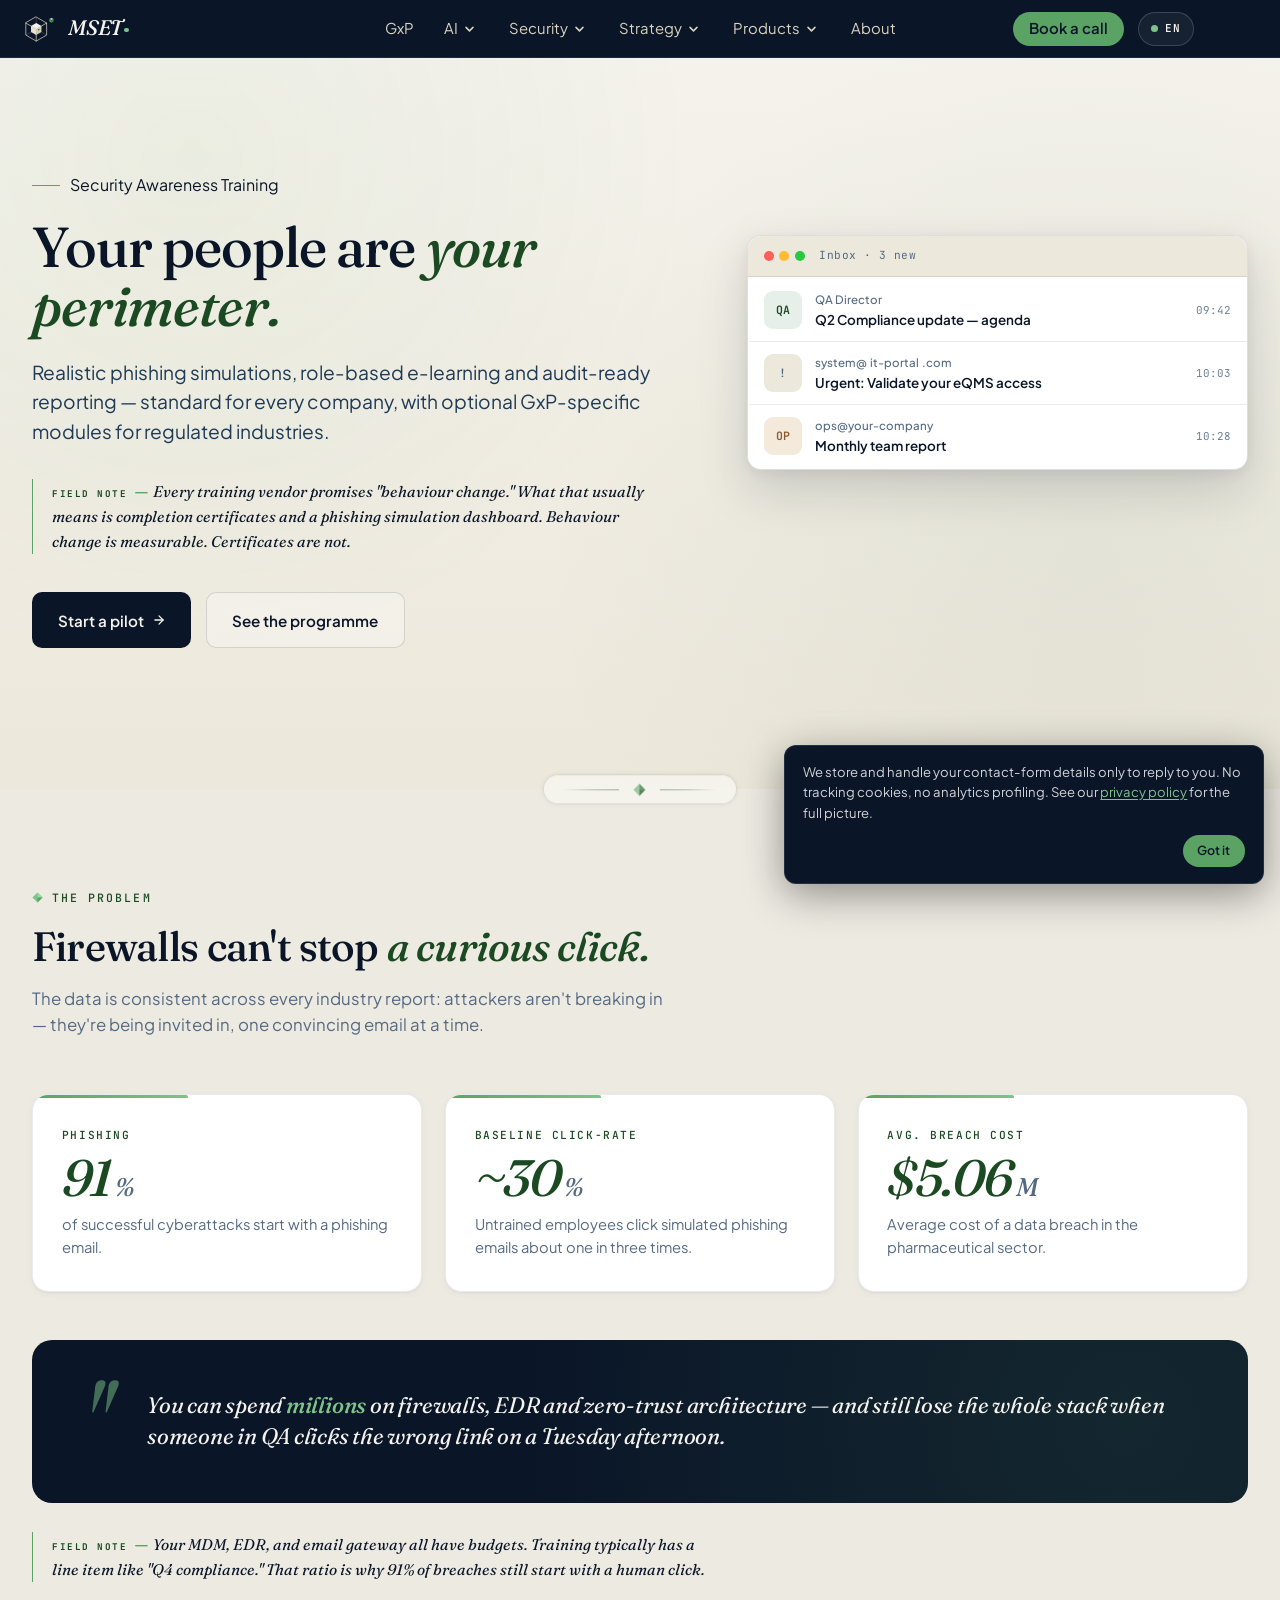
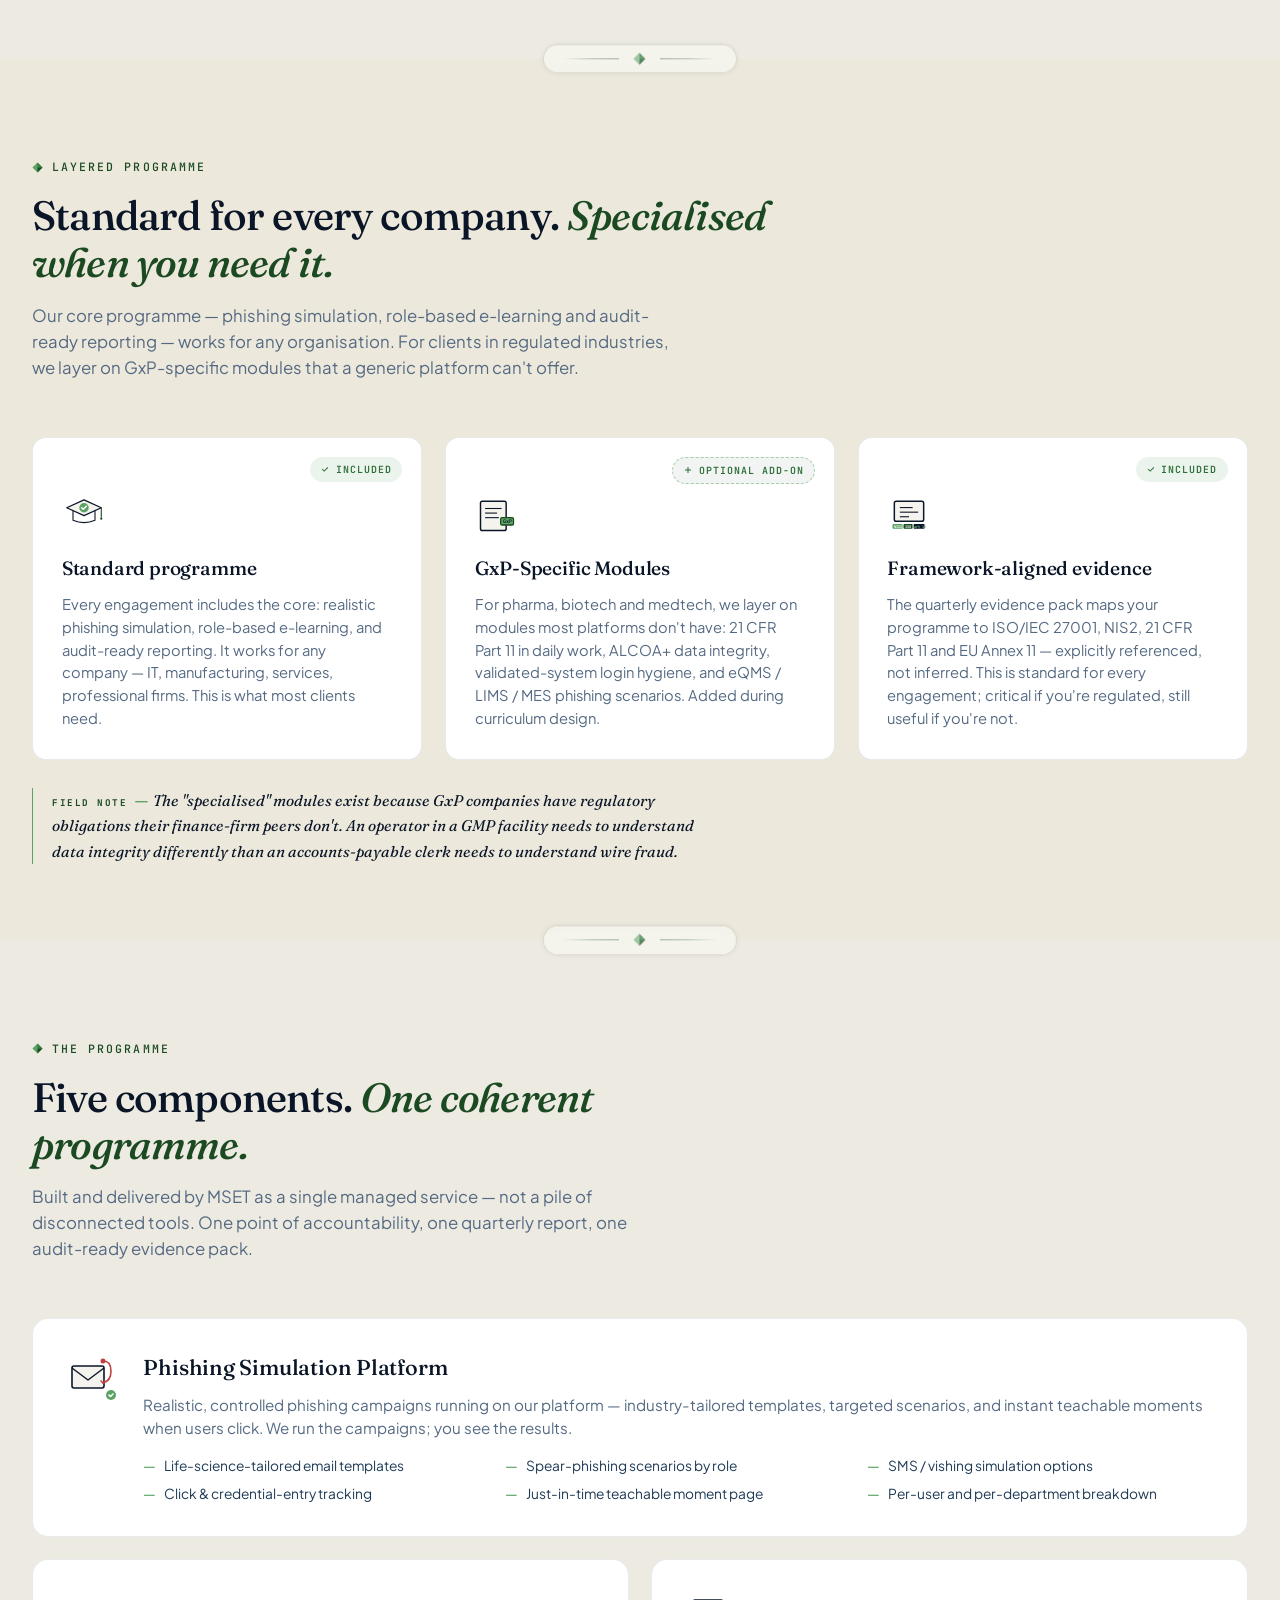
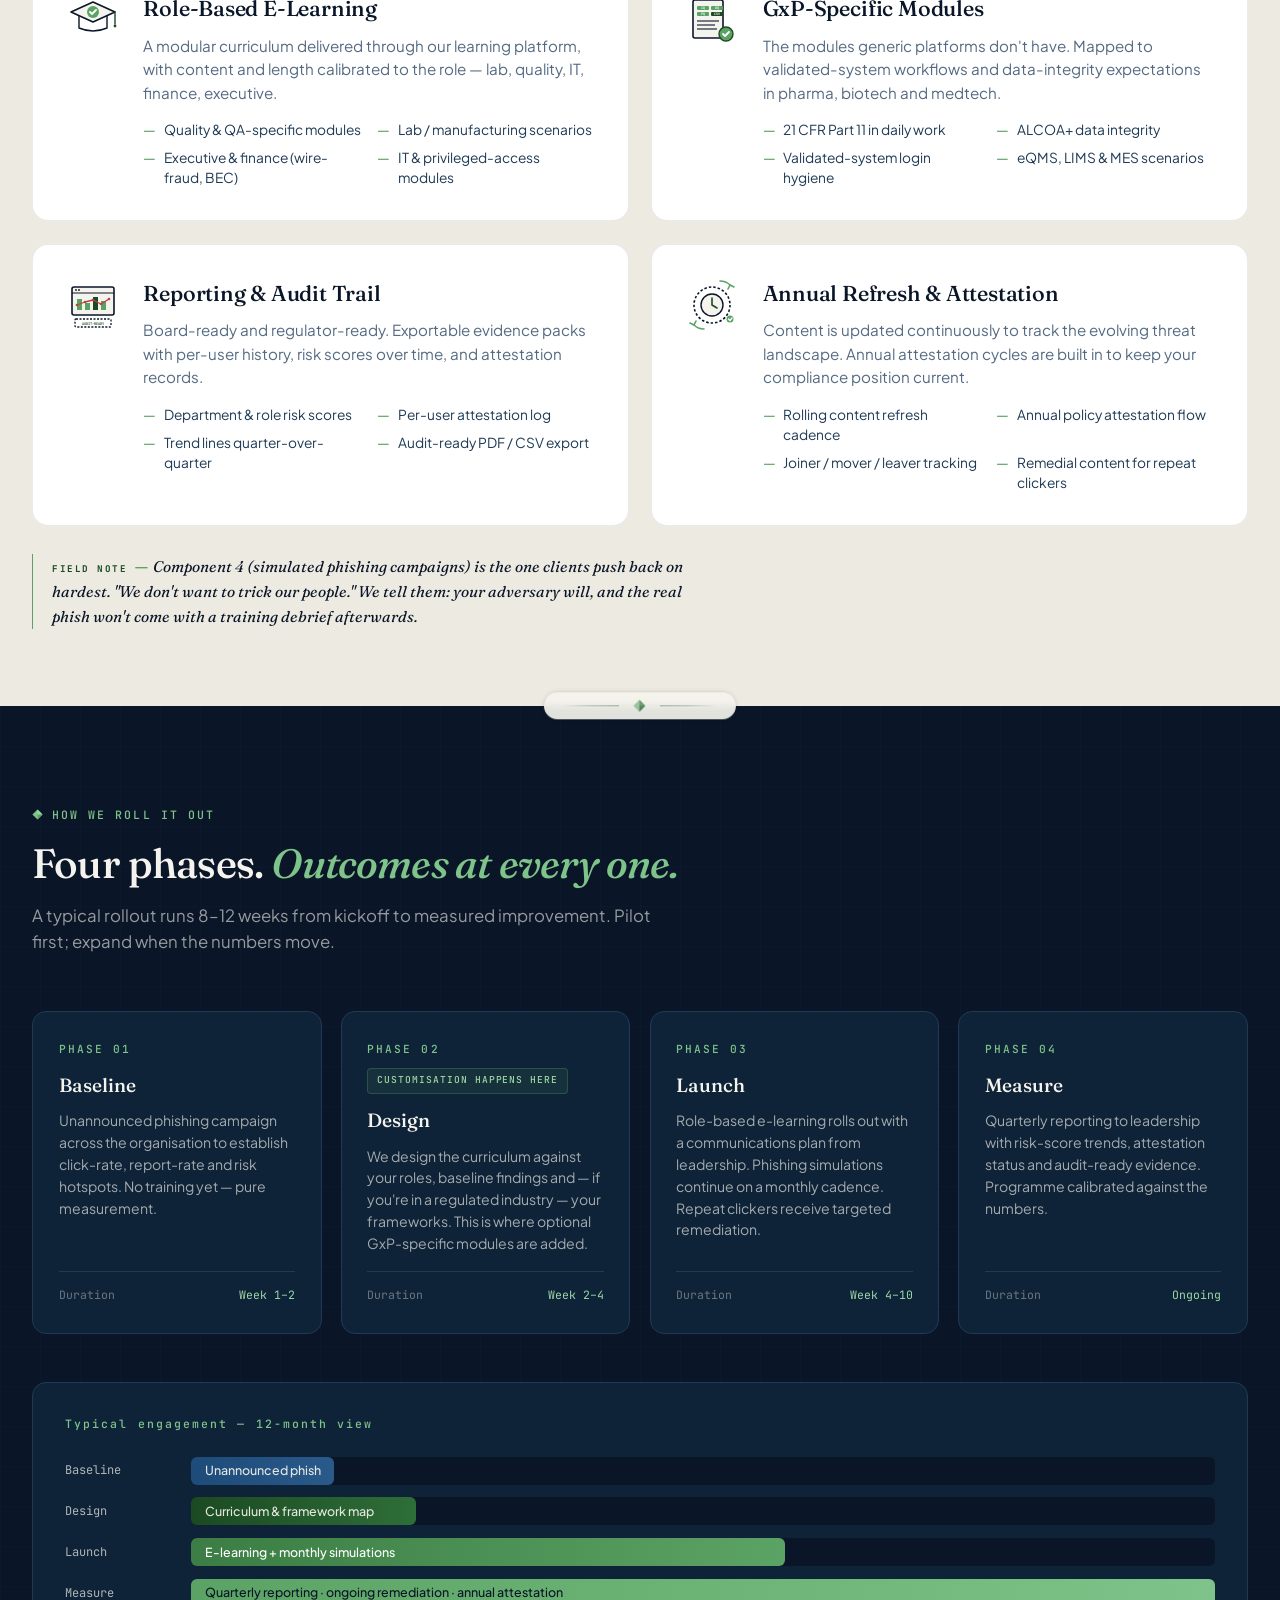
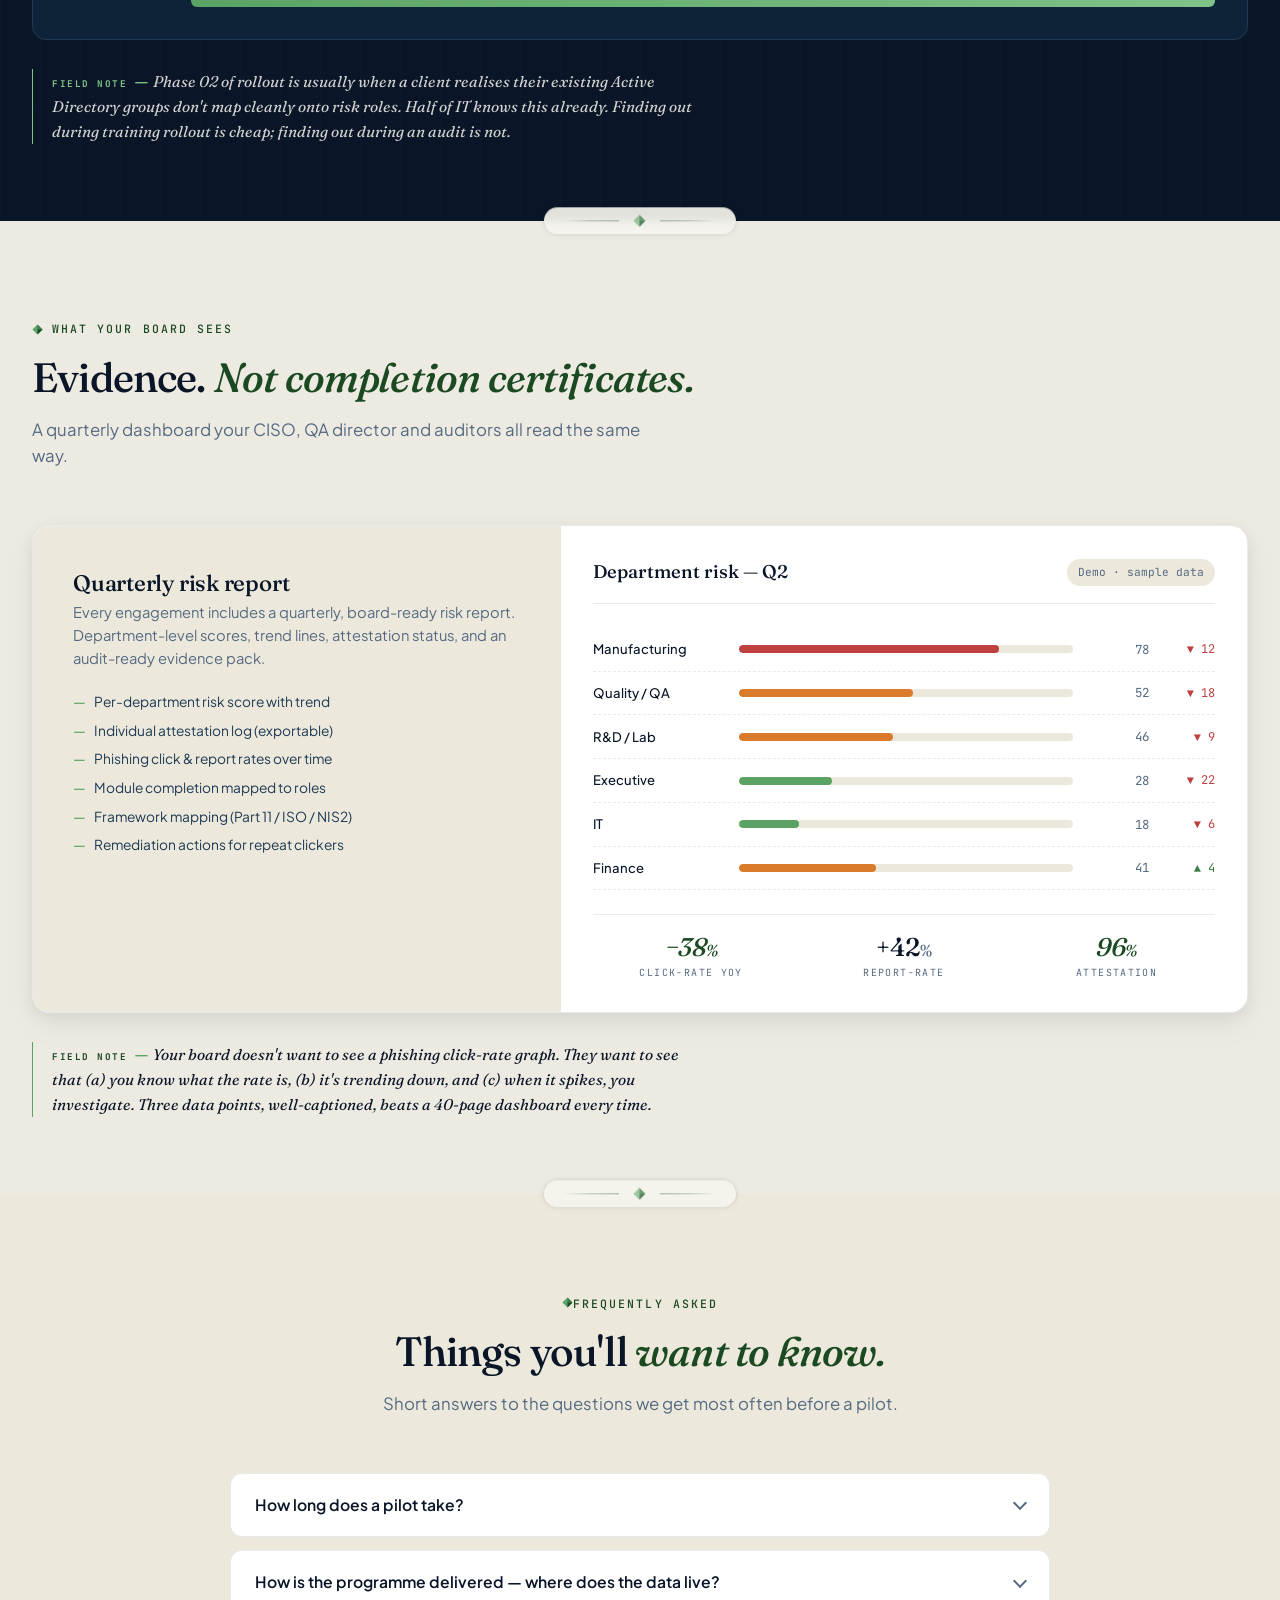
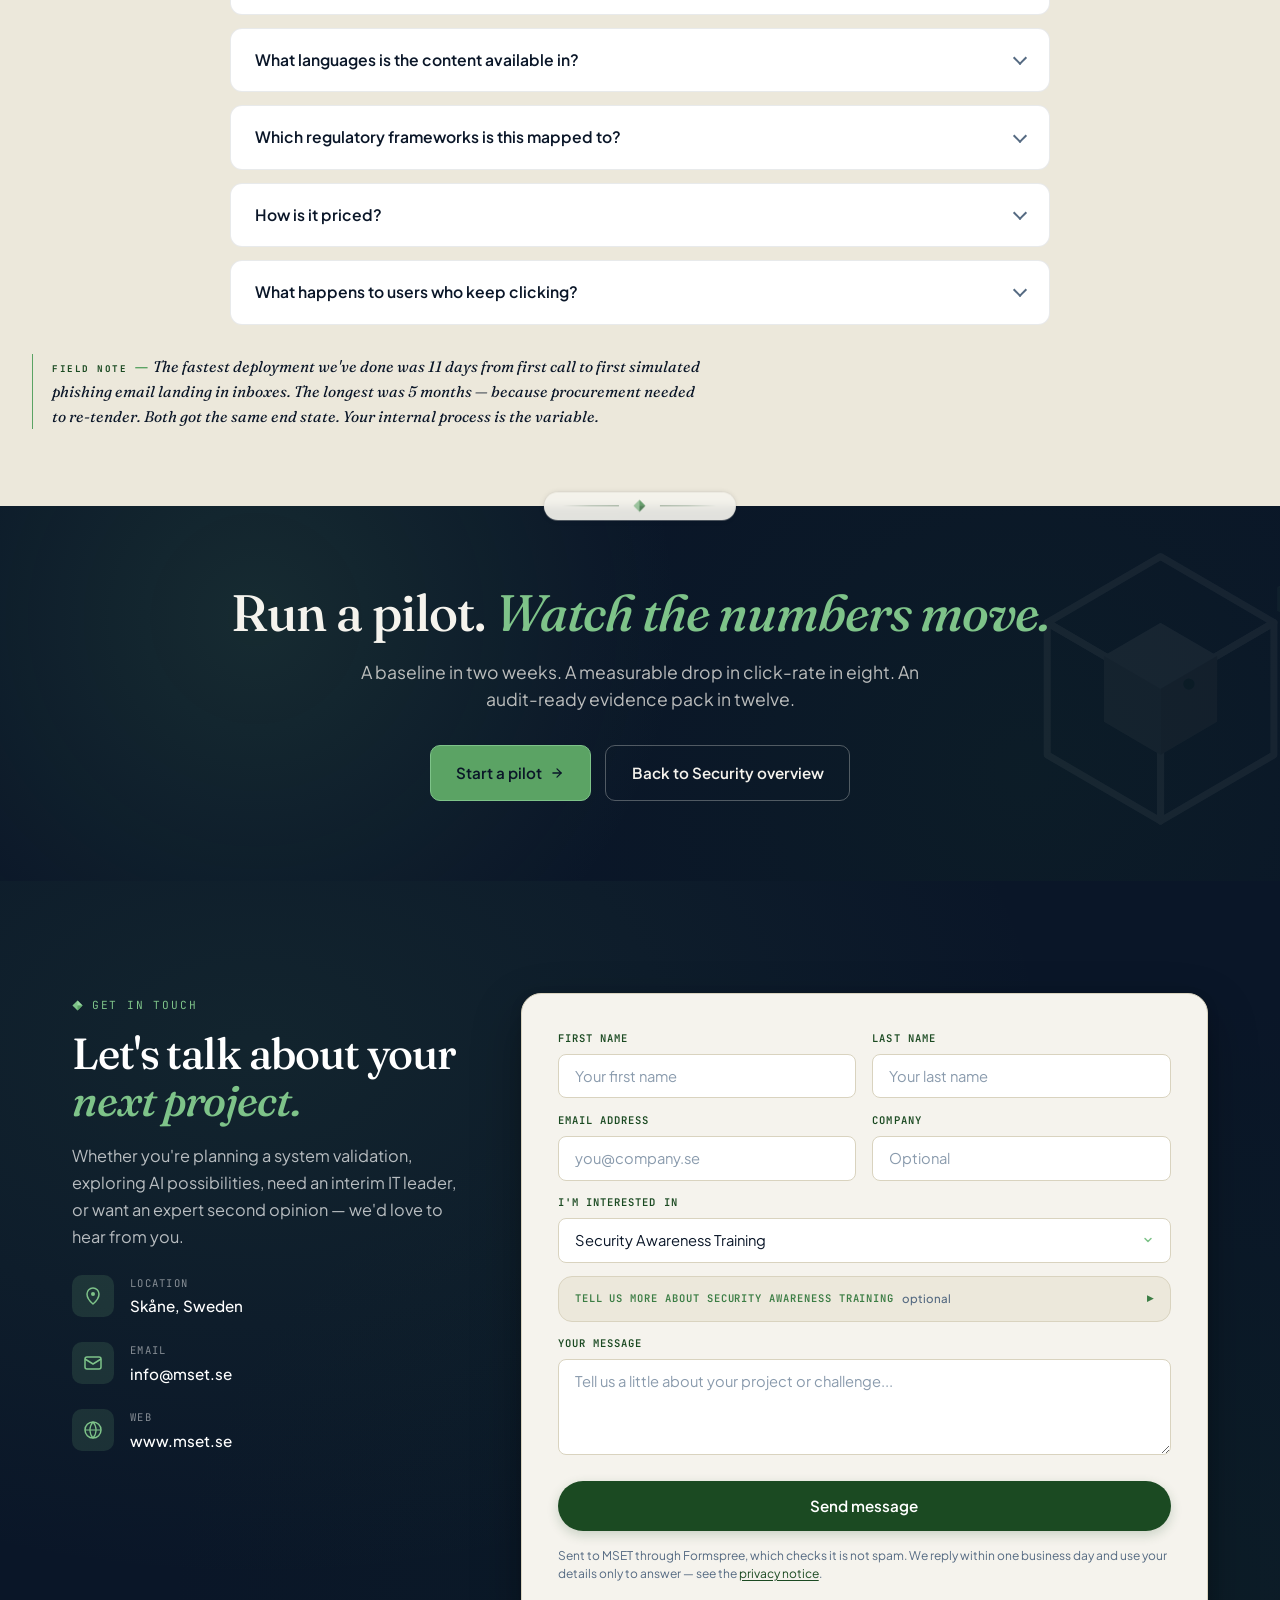
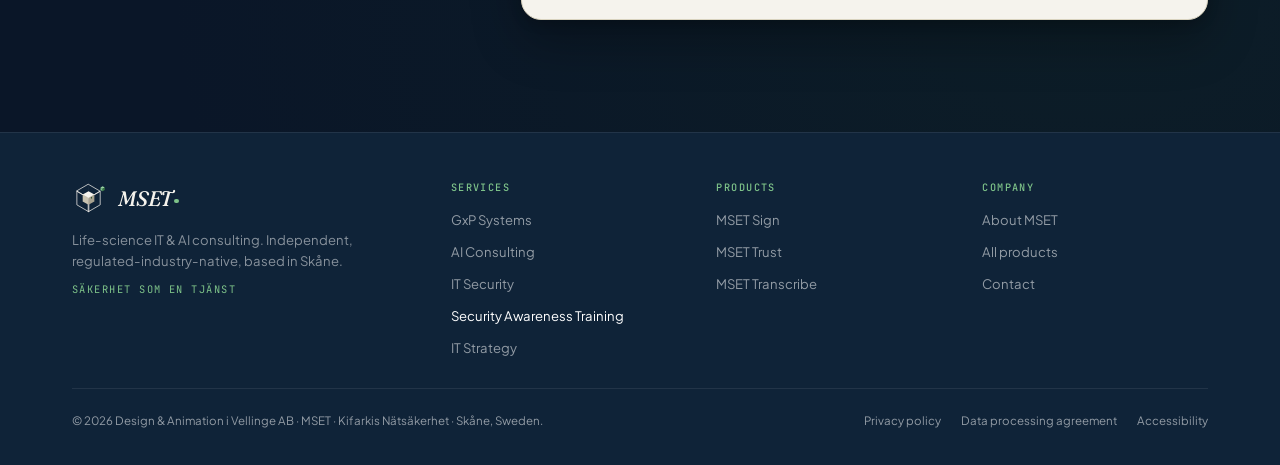
<file: sat.html>
<!DOCTYPE html>

<html lang="en">
<head>
<meta charset="utf-8"/>
<meta content="default-src 'self'; script-src 'self' 'unsafe-inline'; style-src 'self' 'unsafe-inline'; font-src 'self'; img-src 'self' data: https://mset.goatcounter.com; connect-src 'self' https://mset.goatcounter.com; form-action 'self'; object-src 'none'; base-uri 'self'" http-equiv="Content-Security-Policy"/>
<meta content="strict-origin-when-cross-origin" name="referrer"/>
<meta content="width=device-width, initial-scale=1.0" name="viewport"/>
<link href="favicon.svg?v=2" rel="icon" type="image/svg+xml"/>
<link href="favicon-32.png?v=2" rel="icon" sizes="32x32" type="image/png"/>
<link href="favicon-16.png?v=2" rel="icon" sizes="16x16" type="image/png"/>
<link href="favicon-192.png?v=2" rel="apple-touch-icon" sizes="192x192"/>
<link href="favicon.ico?v=2" rel="alternate icon"/>
<title data-i18n="title.sat">Security Awareness Training — MSET</title>
<meta content="Security Awareness Training for pharma, biotech and medtech. Phishing simulations, role-based e-learning, GxP-specific modules, compliance reporting. Built by MSET in Skåne." name="description"/>
<link href="https://mset.se/sat" rel="canonical"/>
<meta content="article" property="og:type"/>
<meta content="https://mset.se/sat" property="og:url"/>
<meta content="Security Awareness Training — MSET" property="og:title"/>
<meta content="Your people are your perimeter. Role-based SAT programme for regulated industries — phishing simulations, GxP-specific modules, framework-aligned evidence." property="og:description"/>
<meta content="https://mset.se/og-image-sat.png" property="og:image"/>
<meta content="1200" property="og:image:width"/>
<meta content="630" property="og:image:height"/>
<meta content="Security Awareness Training by MSET — Your people are your perimeter." property="og:image:alt"/>
<meta content="en_GB" property="og:locale"/>
<meta content="MSET" property="og:site_name"/>
<meta content="summary_large_image" name="twitter:card"/>
<meta content="Security Awareness Training — MSET" name="twitter:title"/>
<meta content="Role-based SAT programme for regulated industries. Phishing simulations, GxP modules, framework-aligned evidence." name="twitter:description"/>
<meta content="https://mset.se/og-image-sat.png" name="twitter:image"/>
<meta content="Security Awareness Training by MSET" name="twitter:image:alt"/>
<link as="font" crossorigin="" href="/fonts/plus-jakarta-sans-latin-wght-normal.woff2" rel="preload" type="font/woff2"/>
<link href="/fonts/fonts.css" rel="stylesheet"/>
<style>
:root{
  --ink:#0A1628; --ink-2:#0F2338; --ink-3:#16304A; --ink-4:#1E3A55; --ink-5:#2A4A6A;
  --sage-50:#F5F3ED; --sage-100:#ECE8DB; --sage-200:#D9D3BF;
  --forest:#1B4A22; --forest-2:#0F3414; --forest-light:#2E6E38;
  --emerald:#5BA364; --emerald-bright:#7EC389; --emerald-glow:#9BD7A4; --emerald-deep:#3B7D44;
  --muted:#556a82; --muted-2:#6a7f96;
  --danger:#C04040; --warn:#D97B2B;
  --border:rgba(10,22,40,.09); --border-2:rgba(10,22,40,.14);
  --shadow-sm:0 1px 2px rgba(10,22,40,.04), 0 2px 8px rgba(10,22,40,.04);
  --shadow-md:0 4px 16px rgba(10,22,40,.06), 0 12px 32px rgba(10,22,40,.05);
  --shadow-lg:0 10px 40px rgba(10,22,40,.10), 0 30px 60px rgba(10,22,40,.08);
  --font-display:"Fraunces", Georgia, serif;
  --font-body:"Plus Jakarta Sans", -apple-system, system-ui, sans-serif;
  --font-mono:"JetBrains Mono", ui-monospace, monospace;
}
*,*::before,*::after{box-sizing:border-box}
html{scroll-behavior:smooth}
body{
  margin:0;
  font-family:var(--font-body);
  background:var(--sage-50);
  color:var(--ink);
  line-height:1.55;
  -webkit-font-smoothing:antialiased;
  -moz-osx-font-smoothing:grayscale;
}
img,svg{display:block;max-width:100%}
a{color:inherit;text-decoration:none}
button{font:inherit;cursor:pointer;border:none;background:none}

.display{font-family:var(--font-display);font-weight:500;letter-spacing:-.02em;line-height:1.05}
.display em{font-style:italic;color:var(--forest)}
.mono{font-family:var(--font-mono)}
.eyebrow{
  font-family:var(--font-mono);font-size:.72rem;letter-spacing:.18em;
  text-transform:uppercase;color:var(--forest);font-weight:500;
}

.nav-logo{display:flex;align-items:center;gap:.75rem}
.nav-logo .mark{width:44px;height:38px}
.nav-logo .wordmark{
  font-family:var(--font-display);font-style:italic;font-weight:500;
  font-size:1.45rem;line-height:.9;letter-spacing:-.01em;color:var(--sage-50);
}
.nav-logo .dot{
  display:inline-block;width:.22em;height:.22em;
  background:var(--emerald-bright);border-radius:50%;
  vertical-align:.14em;margin-left:.08em;
}

.site-nav{
  position:fixed;top:0;left:0;right:0;z-index:100;
  background:#0A1628;
  border-bottom:1px solid rgba(255,255,255,.06);
  transition:background .2s;
}
.site-nav.scrolled{background:#0A1628}
.nav-inner{
  max-width:1280px;margin:0 auto;padding:.85rem 2rem;
  display:flex;align-items:center;justify-content:space-between;gap:2rem;
}
.nav-links{display:flex;align-items:center;gap:2rem;list-style:none;margin:0;padding:0}
.nav-links a{
  font-size:.8rem;font-weight:500;
  color:rgba(255,255,255,.68);letter-spacing:.005em;
  transition:color .2s;
}
.nav-links a:hover{color:var(--emerald-bright)}
.nav-cta{
  padding:.55rem 1.15rem;background:var(--emerald);
  color:var(--ink)!important;border-radius:999px;
  font-weight:600!important;transition:all .2s;
  font-size:.85rem;
}
.nav-cta:hover{background:var(--emerald-bright);transform:translateY(-1px)}

.nav-hamburger{
  display:none;width:40px;height:40px;
  flex-direction:column;justify-content:center;align-items:center;gap:5px;
  background:transparent;
}
.nav-hamburger span{
  width:22px;height:2px;background:#fff;border-radius:2px;
  transition:all .3s ease;
}
.nav-hamburger.open span:nth-child(1){transform:translateY(7px) rotate(45deg)}
.nav-hamburger.open span:nth-child(2){opacity:0}
.nav-hamburger.open span:nth-child(3){transform:translateY(-7px) rotate(-45deg)}

.mobile-menu{
  display:none;position:fixed;top:62px;left:0;right:0;
  background:rgba(10,22,40,.98);
  backdrop-filter:blur(14px);
  border-bottom:1px solid rgba(255,255,255,.06);
  z-index:99;padding:1.25rem 1.5rem;
  flex-direction:column;
  max-height:calc(100vh - 62px);
  overflow-y:auto;
  -webkit-overflow-scrolling:touch;
  overscroll-behavior:contain;
  opacity:0;transform:translateY(-8px);
  transition:opacity .25s ease, transform .25s ease;
}
.mobile-menu.open{display:flex;opacity:1;transform:translateY(0)}
.mobile-menu a{
  color:rgba(255,255,255,.8);font-size:1rem;font-weight:500;
  padding:.85rem 0;border-bottom:1px solid rgba(255,255,255,.06);
}
.mobile-menu a:last-child{border-bottom:none;margin-top:.5rem}
.mobile-menu .nav-cta{text-align:center;margin-top:.75rem}
.hero{
  background:linear-gradient(180deg, var(--sage-50) 0%, var(--sage-100) 100%);
  padding:8rem 2rem 6rem;
  position:relative;overflow:hidden;
}
.hero::before{
  content:"";position:absolute;inset:0;
  background-image:
    radial-gradient(circle at 15% 20%, rgba(91,163,100,.06), transparent 40%),
    radial-gradient(circle at 85% 70%, rgba(27,74,34,.05), transparent 45%);
  pointer-events:none;
}
.hero-inner{
  max-width:1240px;margin:0 auto;position:relative;
  display:grid;grid-template-columns:1.3fr 1fr;gap:4rem;align-items:center;
}
.hero-eyebrow{display:flex;align-items:center;gap:.6rem;margin-bottom:1.2rem}
.hero-eyebrow::before{
  content:"";width:28px;height:1px;background:var(--emerald);
}
.hero h1{
  font-size:clamp(2.4rem, 5vw, 4.2rem);
  margin:0 0 1.4rem;font-weight:500;
}
.hero-lede{
  font-size:1.15rem;color:var(--ink-4);line-height:1.55;
  max-width:560px;margin:0 0 2rem;
}
.hero-ctas{display:flex;gap:.9rem;flex-wrap:wrap}
.btn-primary{
  display:inline-flex;align-items:center;gap:.5rem;
  background:var(--ink);color:var(--sage-50);
  padding:.95rem 1.6rem;border-radius:10px;font-weight:600;font-size:.95rem;
  transition:transform .2s, box-shadow .2s;
}
.btn-primary:hover{transform:translateY(-1px);box-shadow:0 8px 24px rgba(10,22,40,.18)}
.btn-secondary{
  display:inline-flex;align-items:center;gap:.5rem;
  color:var(--ink);padding:.95rem 1.6rem;border-radius:10px;
  font-weight:600;font-size:.95rem;
  border:1.5px solid var(--border-2);background:rgba(255,255,255,.3);
  transition:border-color .2s, background .2s;
}
.btn-secondary:hover{border-color:var(--ink);background:rgba(255,255,255,.6)}

.hero-visual{
  position:relative;aspect-ratio:1;max-width:440px;justify-self:end;width:100%;
}
.mail-scene{
  width:100%;height:100%;position:relative;
  display:flex;flex-direction:column;justify-content:center;gap:1.1rem;
}
.mail-window{
  background:#fff;
  border:1px solid var(--border-2);
  border-radius:14px;
  box-shadow:0 20px 50px rgba(10,22,40,.15), 0 4px 14px rgba(10,22,40,.06);
  position:relative;
}
.mail-bar{
  background:var(--sage-100);
  padding:.7rem 1rem;
  display:flex;align-items:center;gap:.9rem;
  border-bottom:1px solid var(--border);
  border-radius:14px 14px 0 0;
}
.mail-dots{display:flex;gap:.35rem}
.md-dot{width:10px;height:10px;border-radius:50%;display:block}
.mail-title{
  font-family:var(--font-mono);font-size:.7rem;color:var(--muted);
  letter-spacing:.04em;
}
.mail-body{padding:.15rem 0;border-radius:0 0 14px 14px;overflow:hidden}
.mail-row{
  display:grid;grid-template-columns:38px 1fr auto;
  gap:.85rem;align-items:center;
  padding:.75rem 1rem;
  border-bottom:1px solid var(--border);
  position:relative;
  border-left:3px solid transparent;
  padding-left:calc(1rem - 3px);
}
.mail-row:last-child{border-bottom:none}
.mr-avatar{
  width:38px;height:38px;border-radius:9px;
  background:var(--sage-100);color:var(--muted);
  display:flex;align-items:center;justify-content:center;
  font-family:var(--font-mono);font-size:.72rem;font-weight:600;
}
.mr-from{font-size:.72rem;color:var(--muted);font-weight:500;margin-bottom:.15rem;white-space:nowrap;overflow:hidden;text-overflow:ellipsis}
.mr-subject{font-size:.84rem;color:var(--ink);font-weight:600;line-height:1.25;white-space:nowrap;overflow:hidden;text-overflow:ellipsis}
.mr-time{font-family:var(--font-mono);font-size:.68rem;color:var(--muted-2)}

.m-row-phish{animation:m-row-cycle 8s ease-in-out infinite}
.m-avatar-phish{animation:m-avatar-cycle 8s ease-in-out infinite}
.m-spoofed{padding:0 3px;border-radius:3px;animation:m-spoof-cycle 8s ease-in-out infinite}

@keyframes m-row-cycle{
  0%,12%{background:#fff;border-left-color:transparent}
  17%,37%{background:rgba(192,64,64,.05);border-left-color:var(--danger)}
  47%,82%{background:rgba(91,163,100,.07);border-left-color:var(--emerald)}
  90%,100%{background:#fff;border-left-color:transparent}
}
@keyframes m-avatar-cycle{
  0%,12%{background:var(--sage-100);color:var(--ink-4)}
  17%,37%{background:var(--danger);color:#fff}
  47%,82%{background:var(--emerald);color:#fff}
  90%,100%{background:var(--sage-100);color:var(--ink-4)}
}
@keyframes m-spoof-cycle{
  0%,12%{background:transparent;color:inherit}
  17%,37%{background:rgba(192,64,64,.14);color:var(--danger)}
  47%,100%{background:transparent;color:inherit}
}

.mr-report-btn{
  position:absolute;right:56px;top:50%;
  transform:translateY(-50%) scale(.85);
  background:var(--ink);color:#fff;
  border:none;border-radius:6px;
  padding:.34rem .7rem;
  font-family:var(--font-body);font-size:.68rem;font-weight:600;
  letter-spacing:.02em;cursor:default;
  opacity:0;
  box-shadow:0 2px 10px rgba(10,22,40,.22);
  animation:m-report-btn 8s ease-in-out infinite;
}
@keyframes m-report-btn{
  0%,22%{opacity:0;transform:translateY(-50%) scale(.85)}
  27%,41%{opacity:1;transform:translateY(-50%) scale(1)}
  43%{opacity:1;transform:translateY(-50%) scale(.82)}
  45%{opacity:1;transform:translateY(-50%) scale(1)}
  48%{opacity:0;transform:translateY(-50%) scale(.85)}
  100%{opacity:0}
}

.mr-caught{
  position:absolute;right:56px;top:50%;
  transform:translateY(-50%) scale(.85);
  display:inline-flex;align-items:center;gap:.3rem;
  background:var(--emerald);color:#fff;
  padding:.32rem .65rem;border-radius:20px;
  font-family:var(--font-mono);font-size:.62rem;font-weight:600;
  letter-spacing:.08em;text-transform:uppercase;
  opacity:0;white-space:nowrap;
  box-shadow:0 2px 10px rgba(91,163,100,.4);
  animation:m-caught 8s ease-in-out infinite;
}
@keyframes m-caught{
  0%,48%{opacity:0;transform:translateY(-50%) scale(.85)}
  51%{opacity:1;transform:translateY(-50%) scale(1.12)}
  55%{opacity:1;transform:translateY(-50%) scale(1)}
  82%{opacity:1;transform:translateY(-50%) scale(1)}
  90%,100%{opacity:0;transform:translateY(-50%) scale(.85)}
}

.m-cursor{
  position:absolute;
  width:22px;height:22px;
  right:-14px;bottom:-24px;
  pointer-events:none;z-index:5;
  opacity:0;
  filter:drop-shadow(0 2px 4px rgba(10,22,40,.35));
  animation:m-cursor-cycle 8s ease-in-out infinite;
}
@keyframes m-cursor-cycle{
  0%,22%{opacity:0;right:-14px;bottom:-24px}
  26%{opacity:1;right:-14px;bottom:-24px;transform:scale(1)}
  40%{opacity:1;right:66px;bottom:50%;transform:scale(1)}
  43%{opacity:1;right:66px;bottom:50%;transform:scale(.82)}
  46%{opacity:1;right:66px;bottom:50%;transform:scale(1)}
  62%{opacity:1;right:66px;bottom:50%;transform:scale(1)}
  70%{opacity:0;right:-14px;bottom:-24px;transform:scale(1)}
  100%{opacity:0}
}

.m-stat{
  background:#fff;
  border:1px solid var(--border-2);
  border-radius:12px;
  padding:.85rem 1.1rem;
  display:flex;align-items:center;gap:.7rem;flex-wrap:wrap;
  box-shadow:0 6px 20px rgba(10,22,40,.06);
  font-family:var(--font-body);font-size:.85rem;
  opacity:0;
  animation:m-stat-appear 8s ease-in-out infinite;
}
@keyframes m-stat-appear{
  0%,52%{opacity:0;transform:translateY(10px)}
  58%{opacity:1;transform:translateY(0)}
  82%{opacity:1;transform:translateY(0)}
  90%,100%{opacity:0;transform:translateY(-4px)}
}
.m-stat-label{
  font-family:var(--font-mono);font-size:.62rem;letter-spacing:.14em;
  text-transform:uppercase;color:var(--muted);font-weight:500;
}
.m-stat-before{
  font-family:var(--font-display);font-style:italic;font-weight:500;
  font-size:1.2rem;color:var(--muted-2);
  text-decoration:line-through;text-decoration-color:rgba(192,64,64,.55);
  text-decoration-thickness:2px;
}
.m-stat-before .m-pct{font-size:.75em;margin-left:.05em}
.m-stat-arrow{color:var(--emerald);font-weight:700;font-size:1rem}
.m-stat-after{
  font-family:var(--font-display);font-style:italic;font-weight:500;
  font-size:1.55rem;color:var(--forest);letter-spacing:-.02em;
  opacity:0;
  animation:m-stat-after 8s ease-in-out infinite;
}
.m-stat-after .m-pct{font-size:.72em;margin-left:.05em}
@keyframes m-stat-after{
  0%,57%{opacity:0;transform:translateY(4px)}
  65%{opacity:1;transform:translateY(0)}
  82%{opacity:1}
  90%,100%{opacity:0}
}
.m-stat-caption{
  font-size:.7rem;color:var(--muted);flex-basis:100%;margin-top:.15rem;
}

@media (prefers-reduced-motion: reduce){
  .m-row-phish,.m-avatar-phish,.m-spoofed,
  .mr-report-btn,.mr-caught,.m-cursor,
  .m-stat,.m-stat-after{animation:none}
  .m-row-phish{background:rgba(91,163,100,.07);border-left-color:var(--emerald)}
  .m-avatar-phish{background:var(--emerald);color:#fff}
  .mr-caught{opacity:1;transform:translateY(-50%) scale(1)}
  .m-stat,.m-stat-after{opacity:1;transform:none}
}

section{padding:6rem 2rem;position:relative}
.section-inner{max-width:1240px;margin:0 auto}
.section-head{max-width:780px;margin-bottom:3.5rem}
.section-head h2{
  font-family:var(--font-display);font-weight:500;font-size:clamp(1.8rem, 3.2vw, 2.8rem);
  margin:.8rem 0 1rem;letter-spacing:-.02em;line-height:1.15;
}
.section-head h2 em{font-style:italic;color:var(--forest)}
.section-head p{color:var(--muted);font-size:1.05rem;margin:0;max-width:640px}

.problem{background:var(--sage-50)}
.stat-grid{
  display:grid;grid-template-columns:repeat(3,1fr);gap:1.4rem;margin-bottom:3rem;
}
.stat-tile{
  background:#fff;border:1px solid var(--border);border-radius:16px;
  padding:2rem 1.8rem;position:relative;overflow:hidden;
  box-shadow:var(--shadow-sm);
  transition:transform .3s, box-shadow .3s;
}
.stat-tile:hover{transform:translateY(-2px);box-shadow:var(--shadow-md)}
.stat-tile::before{
  content:"";position:absolute;top:0;left:0;width:40%;height:3px;
  background:linear-gradient(90deg, var(--emerald), var(--emerald-bright));
  border-radius:0 2px 0 0;
}
.stat-num{
  font-family:var(--font-display);font-weight:500;letter-spacing:-.03em;
  font-size:3.2rem;line-height:1;color:var(--ink);margin-bottom:.6rem;
}
.stat-num em{font-style:italic;color:var(--forest)}
.stat-num .unit{font-size:1.6rem;color:var(--muted);margin-left:.15em}
.stat-label{
  font-family:var(--font-mono);font-size:.7rem;letter-spacing:.14em;
  text-transform:uppercase;color:var(--forest);font-weight:500;margin-bottom:.5rem;
}
.stat-body{color:var(--muted);font-size:.92rem;line-height:1.55;margin:0}

.problem-copy{
  background:var(--ink);color:var(--sage-50);border-radius:20px;
  padding:3rem 3rem;display:grid;grid-template-columns:auto 1fr;gap:2.5rem;align-items:center;
  position:relative;overflow:hidden;
}
.problem-copy::before{
  content:"";position:absolute;inset:0;
  background:radial-gradient(circle at 90% 50%, rgba(91,163,100,.12), transparent 55%);
  pointer-events:none;
}
.problem-copy .qmark{
  font-family:var(--font-display);font-style:italic;font-weight:500;
  font-size:6rem;line-height:.7;color:var(--emerald-bright);opacity:.5;
  position:relative;
}
.problem-copy p{
  margin:0;font-family:var(--font-display);font-style:italic;font-weight:400;
  font-size:1.4rem;line-height:1.4;letter-spacing:-.01em;position:relative;
}
.problem-copy p em{color:var(--emerald-bright);font-style:italic;font-weight:500}

.why-fail{background:var(--sage-100)}
.fail-grid{display:grid;grid-template-columns:repeat(3,1fr);gap:1.4rem}
.fail-card{
  background:#fff;border:1px solid var(--border);border-radius:14px;
  padding:1.8rem;padding-top:3.4rem;position:relative;
  transition:transform .3s, box-shadow .3s;
}
.fail-card:hover{transform:translateY(-2px);box-shadow:var(--shadow-md)}
.fail-card .fail-icon{width:44px;height:44px;margin-bottom:1.1rem}
.fail-card h3{
  font-family:var(--font-display);font-weight:500;font-size:1.2rem;
  margin:0 0 .6rem;letter-spacing:-.01em;
}
.fail-card p{color:var(--muted);font-size:.92rem;line-height:1.55;margin:0}
.fail-card .card-badge{
  position:absolute;top:1.2rem;right:1.2rem;
  display:inline-flex;align-items:center;gap:.35rem;
  padding:.3rem .65rem;border-radius:20px;
  font-family:var(--font-mono);font-size:.62rem;letter-spacing:.1em;
  text-transform:uppercase;font-weight:600;
}
.fail-card .card-badge.included{
  background:rgba(91,163,100,.12);color:var(--forest-light);
}
.fail-card .card-badge.addon{
  background:rgba(27,74,34,.06);color:var(--forest-light);
  border:1px dashed rgba(91,163,100,.5);
}
.fail-card .card-badge svg{width:10px;height:10px;stroke:currentColor;fill:none;stroke-width:2.5}

.programme{background:var(--sage-50)}
.comp-grid{display:grid;grid-template-columns:1fr 1fr;gap:1.4rem}
.comp{
  background:#fff;border:1px solid var(--border);border-radius:16px;
  padding:2rem;display:grid;grid-template-columns:56px 1fr;gap:1.4rem;
  transition:transform .3s, box-shadow .3s, border-color .3s;
}
.comp:hover{transform:translateY(-2px);box-shadow:var(--shadow-md);border-color:var(--border-2)}
.comp.full{grid-column:1 / -1}
.comp .comp-icon{width:56px;height:56px}
.comp h3{
  font-family:var(--font-display);font-weight:500;font-size:1.35rem;
  margin:0 0 .5rem;letter-spacing:-.01em;
}
.comp-body{color:var(--muted);font-size:.95rem;line-height:1.55;margin:0 0 1rem}
.comp-list{list-style:none;padding:0;margin:0;display:grid;grid-template-columns:1fr 1fr;gap:.5rem .9rem}
.comp.full .comp-list{grid-template-columns:1fr 1fr 1fr}
.comp-list li{
  font-size:.86rem;color:var(--ink-4);padding-left:1.3rem;position:relative;line-height:1.45;
}
.comp-list li::before{
  content:"";position:absolute;left:0;top:.45rem;
  width:10px;height:6px;border-left:1.5px solid var(--emerald);
  border-bottom:1.5px solid var(--emerald);transform:rotate(-45deg);
}

.rollout{background:var(--ink);color:var(--sage-50);position:relative}
.rollout::before{
  content:"";position:absolute;inset:0;
  background-image:
    linear-gradient(var(--ink-2) 1px, transparent 1px),
    linear-gradient(90deg, var(--ink-2) 1px, transparent 1px);
  background-size:40px 40px;opacity:.3;pointer-events:none;
}
.rollout .section-head h2{color:var(--sage-50)}
.rollout .section-head h2 em{color:var(--emerald-bright)}
.rollout .section-head p{color:rgba(245,243,237,.6)}
.rollout .eyebrow{color:var(--emerald-bright)}
.phase-grid{
  display:grid;grid-template-columns:repeat(4,1fr);gap:1.2rem;
  position:relative;
}
.phase{
  background:var(--ink-2);border:1px solid var(--ink-4);border-radius:14px;
  padding:1.8rem 1.6rem;position:relative;
  display:flex;flex-direction:column;
}
.phase p{
  font-size:.88rem;color:rgba(245,243,237,.65);line-height:1.55;margin:0 0 1rem;
  flex-grow:1;
}
.phase-num{
  font-family:var(--font-mono);font-size:.7rem;letter-spacing:.18em;
  color:var(--emerald-bright);font-weight:500;margin-bottom:.8rem;
}
.phase-num-row{
  display:flex;justify-content:space-between;align-items:center;
  gap:.6rem;margin-bottom:.8rem;flex-wrap:wrap;
}
.phase-num-row .phase-num{margin-bottom:0}
.phase-custom-pill{
  font-family:var(--font-mono);font-size:.6rem;letter-spacing:.1em;
  text-transform:uppercase;font-weight:500;color:var(--emerald-glow);
  padding:.28rem .55rem;border-radius:4px;
  background:rgba(91,163,100,.1);border:1px solid rgba(91,163,100,.3);
  white-space:nowrap;
}
.phase h3{
  font-family:var(--font-display);font-weight:500;font-size:1.2rem;
  margin:0 0 .6rem;color:var(--sage-50);
}
.phase-dur{
  font-family:var(--font-mono);font-size:.72rem;color:var(--emerald-glow);
  padding-top:.9rem;border-top:1px solid var(--ink-4);display:flex;justify-content:space-between;
}
.phase-dur .dur-label{color:rgba(245,243,237,.4)}

.phase-bars{
  margin-top:3rem;background:var(--ink-2);border:1px solid var(--ink-4);
  border-radius:14px;padding:2rem;
}
.phase-bars-title{
  font-family:var(--font-mono);font-size:.72rem;letter-spacing:.18em;
  color:var(--emerald-bright);font-weight:500;margin:0 0 1.5rem;
}
.bar-row{
  display:grid;grid-template-columns:110px 1fr;gap:1rem;align-items:center;
  margin-bottom:.8rem;
}
.bar-row:last-child{margin-bottom:0}
.bar-label{
  font-family:var(--font-mono);font-size:.75rem;color:rgba(245,243,237,.7);
}
.bar-outer{
  height:28px;background:var(--ink);border-radius:6px;position:relative;
}
.bar-inner{
  height:100%;display:flex;align-items:center;padding:0 .9rem;
  font-size:.78rem;color:#fff;font-weight:500;
  width:0;transition:width 1s cubic-bezier(.2,.6,.3,1);
  border-radius:6px;white-space:nowrap;overflow:visible;
}
.bar-inner.b1,.bar-inner.b2{
  color:rgba(245,243,237,.92);
}
.bar-inner.b1{background:linear-gradient(90deg, #1D4B7A 0%, #2A5A8A 100%)}
.bar-inner.b2{background:linear-gradient(90deg, #1B4A22 0%, #2E6E38 100%)}
.bar-inner.b3{background:linear-gradient(90deg, #3B7D44 0%, #5BA364 100%)}
.bar-inner.b4{background:linear-gradient(90deg, #5BA364 0%, #7EC389 100%);color:var(--ink)}

.reporting{background:var(--sage-50)}
.report-card{
  background:#fff;border:1px solid var(--border);border-radius:18px;
  box-shadow:var(--shadow-md);overflow:hidden;
  display:grid;grid-template-columns:1fr 1.3fr;
}
.report-meta{padding:2.5rem;background:var(--sage-100);display:flex;flex-direction:column;gap:1.4rem}
.report-meta h3{
  font-family:var(--font-display);font-weight:500;font-size:1.4rem;
  margin:0;letter-spacing:-.01em;
}
.report-meta p{color:var(--muted);font-size:.92rem;margin:0;line-height:1.55}
.report-meta ul{list-style:none;padding:0;margin:0}
.report-meta li{
  font-size:.86rem;color:var(--ink-4);padding-left:1.3rem;position:relative;
  line-height:1.5;margin-bottom:.5rem;
}
.report-meta li::before{
  content:"";position:absolute;left:0;top:.42rem;
  width:10px;height:6px;border-left:1.5px solid var(--emerald);
  border-bottom:1.5px solid var(--emerald);transform:rotate(-45deg);
}
.report-demo{padding:2rem;background:#fff}
.report-head{
  display:flex;justify-content:space-between;align-items:center;
  padding-bottom:1rem;border-bottom:1px solid var(--border);margin-bottom:1.5rem;
}
.report-head h4{
  font-family:var(--font-display);font-weight:500;font-size:1.15rem;margin:0;
}
.report-head .filter-pill{
  font-family:var(--font-mono);font-size:.7rem;
  padding:.3rem .7rem;background:var(--sage-100);border-radius:20px;color:var(--muted);
}

.dept-row{
  display:grid;grid-template-columns:130px 1fr 60px 50px;
  gap:1rem;align-items:center;padding:.7rem 0;
  border-bottom:1px dashed var(--border);font-size:.82rem;
}
.dept-row:last-of-type{border-bottom:none}
.dept-name{font-weight:500}
.dept-bar{height:8px;background:var(--sage-100);border-radius:4px;overflow:hidden;position:relative}
.dept-bar-fill{
  height:100%;border-radius:4px;
  width:0;transition:width 1.2s cubic-bezier(.2,.6,.3,1);
}
.dept-bar-fill.low{background:var(--emerald)}
.dept-bar-fill.mid{background:var(--warn)}
.dept-bar-fill.high{background:var(--danger)}
.dept-pct{font-family:var(--font-mono);color:var(--muted);font-size:.78rem;text-align:right}
.dept-trend{font-family:var(--font-mono);font-size:.75rem;text-align:right}
.dept-trend.up{color:var(--emerald-deep)}
.dept-trend.down{color:var(--danger)}

.report-footer{
  margin-top:1.5rem;padding-top:1.2rem;border-top:1px solid var(--border);
  display:grid;grid-template-columns:repeat(3,1fr);gap:1rem;
}
.kpi{text-align:center}
.kpi-num{
  font-family:var(--font-display);font-weight:500;font-size:1.6rem;
  color:var(--ink);letter-spacing:-.02em;line-height:1;margin-bottom:.3rem;
}
.kpi-num em{font-style:italic;color:var(--forest)}
.kpi-label{
  font-family:var(--font-mono);font-size:.62rem;letter-spacing:.14em;
  text-transform:uppercase;color:var(--muted);
}

.faq{background:var(--sage-100)}
.faq-list{max-width:820px;margin:0 auto}
.faq-item{
  background:#fff;border:1px solid var(--border);border-radius:12px;
  margin-bottom:.8rem;overflow:hidden;
  transition:border-color .2s;
}
.faq-item[open]{border-color:var(--border-2);box-shadow:var(--shadow-sm)}
.faq-item summary{
  padding:1.2rem 1.5rem;cursor:pointer;
  display:flex;justify-content:space-between;align-items:center;gap:1rem;
  font-weight:600;font-size:.98rem;color:var(--ink);
  list-style:none;
}
.faq-item summary::-webkit-details-marker{display:none}
.faq-item summary::after{
  content:"";width:10px;height:10px;
  border-right:2px solid var(--muted);border-bottom:2px solid var(--muted);
  transform:rotate(45deg);flex-shrink:0;margin-top:-4px;
  transition:transform .2s;
}
.faq-item[open] summary::after{transform:rotate(-135deg);margin-top:2px}
.faq-body{
  padding:0 1.5rem 1.3rem;color:var(--muted);font-size:.93rem;line-height:1.6;
}
.faq-body p{margin:0 0 .7rem}
.faq-body p:last-child{margin-bottom:0}

.final-cta{
  background:var(--ink);color:var(--sage-50);padding:5rem 2rem;
  position:relative;overflow:hidden;
}
.final-cta::before{
  content:"";position:absolute;inset:0;
  background-image:
    radial-gradient(circle at 20% 30%, rgba(91,163,100,.15), transparent 40%),
    radial-gradient(circle at 80% 70%, rgba(27,74,34,.12), transparent 45%);
  pointer-events:none;
}
.final-cta-inner{
  max-width:900px;margin:0 auto;text-align:center;position:relative;
}
.final-cta h2{
  font-family:var(--font-display);font-weight:500;
  font-size:clamp(2rem, 4vw, 3.2rem);margin:0 0 1.2rem;letter-spacing:-.02em;
}
.final-cta h2 em{font-style:italic;color:var(--emerald-bright)}
.final-cta p{
  font-size:1.1rem;color:rgba(245,243,237,.75);margin:0 0 2rem;
  max-width:600px;margin-left:auto;margin-right:auto;
}
.final-cta .btn-primary{
  background:var(--emerald);color:var(--ink);border:1px solid var(--emerald-bright);
}
.final-cta .btn-primary:hover{background:var(--emerald-bright)}
.final-cta .btn-secondary{
  color:var(--sage-50);border-color:rgba(245,243,237,.3);background:transparent;
}
.final-cta .btn-secondary:hover{border-color:var(--sage-50);background:rgba(245,243,237,.08)}


















.floating-footer{
  position:fixed;bottom:0;left:0;right:0;z-index:90;
  background:#0A1628;
  border-top:1px solid rgba(255,255,255,.08);
  transform:translateY(100%);
  transition:transform .35s ease,visibility 0s linear .35s;
  pointer-events:none;visibility:hidden;
}
.floating-footer.visible{transform:translateY(0);pointer-events:auto;visibility:visible;transition:transform .35s ease}
.floating-footer.hidden{transform:translateY(100%);pointer-events:none}
.ff-inner{
  max-width:1280px;margin:0 auto;padding:.55rem 2rem;
  display:flex;align-items:center;justify-content:space-between;gap:1.5rem;
}
.ff-brand{
  display:inline-flex;align-items:center;gap:.5rem;
  color:rgba(255,255,255,.85);transition:color .2s;
}
.ff-brand:hover{color:var(--emerald-bright)}
.ff-brand svg.mark{width:26px;height:22px}
.ff-brand .wordmark{
  font-family:var(--font-display);font-style:italic;font-weight:500;
  font-size:1.05rem;line-height:1;letter-spacing:-.005em;color:inherit;
}
.ff-brand .wordmark .dot{
  display:inline-block;width:.22em;height:.22em;
  background:var(--emerald-bright);border-radius:50%;
  vertical-align:.14em;margin-left:.08em;
}
.ff-action{
  display:inline-flex;align-items:center;gap:.4rem;
  color:rgba(255,255,255,.7);font-size:.78rem;font-weight:500;
  padding:.4rem .8rem;border-radius:999px;
  transition:color .2s, background .2s;
}
.ff-action:hover{color:var(--emerald-bright);background:rgba(255,255,255,.04)}
.ff-action svg{width:12px;height:12px}

.privacy-notice{
  position:fixed;bottom:1rem;left:1rem;right:1rem;z-index:95;
  max-width:480px;margin-left:auto;
  background:#0A1628;color:rgba(255,255,255,.85);
  border:1px solid rgba(255,255,255,.1);border-radius:12px;
  padding:1rem 1.15rem;box-shadow:0 10px 40px rgba(0,0,0,.4);
  font-size:.82rem;line-height:1.55;
  opacity:0;transform:translateY(20px);pointer-events:none;
  transition:opacity .35s ease, transform .35s ease;
}
.privacy-notice.visible{opacity:1;transform:translateY(0);pointer-events:auto}
.privacy-notice p{margin:0 0 .75rem;color:rgba(255,255,255,.82)}
.privacy-notice a{color:var(--emerald-bright);text-decoration:underline;text-underline-offset:2px}
.privacy-notice-actions{display:flex;gap:.5rem;align-items:center;justify-content:flex-end}
.privacy-notice-dismiss{
  padding:.4rem .9rem;background:var(--emerald);color:var(--ink);
  border-radius:999px;font-size:.78rem;font-weight:600;
  cursor:pointer;transition:background .2s;border:none;
}
.privacy-notice-dismiss:hover{background:var(--emerald-bright)}
@media (max-width:560px){
  .privacy-notice{left:.75rem;right:.75rem;bottom:.75rem;padding:.85rem 1rem;font-size:.78rem}
}

.reveal{opacity:0;transform:translateY(20px);transition:opacity .7s, transform .7s}
.reveal.in{opacity:1;transform:translateY(0)}
.stagger > *{opacity:0;transform:translateY(20px);transition:opacity .6s, transform .6s}
.stagger.in > *{opacity:1;transform:translateY(0)}
.stagger.in > *:nth-child(1){transition-delay:0s}
.stagger.in > *:nth-child(2){transition-delay:.08s}
.stagger.in > *:nth-child(3){transition-delay:.16s}
.stagger.in > *:nth-child(4){transition-delay:.24s}
.stagger.in > *:nth-child(5){transition-delay:.32s}

@media (min-width:1200px){
  .hero{padding:10rem 2rem 8rem}
  .hero-inner{max-width:1360px;gap:5.5rem;grid-template-columns:1.25fr 1fr}
  .hero h1{font-size:clamp(3rem, 4.4vw, 5rem)}
  .hero-lede{max-width:620px;font-size:1.2rem}
  .hero-visual{max-width:560px}
}

@media (max-width:980px){
  .hero-inner{grid-template-columns:1fr;gap:2.5rem}
  .hero-visual{max-width:340px;justify-self:start}
  .stat-grid,.fail-grid,.phase-grid{grid-template-columns:1fr}
  .comp-grid{grid-template-columns:1fr}
  .comp.full .comp-list{grid-template-columns:1fr 1fr}
  .report-card{grid-template-columns:1fr}
  .report-meta{padding:2rem}
  .problem-copy{grid-template-columns:1fr;padding:2.2rem;gap:1rem}
  .problem-copy .qmark{font-size:4rem}
  .problem-copy p{font-size:1.15rem}



  section{padding:4.5rem 1.5rem}
  .hero{padding:7rem 1.5rem 4.5rem}
  .dept-row{grid-template-columns:110px 1fr 50px;gap:.8rem}
  .dept-trend{display:none}
  .report-footer{grid-template-columns:repeat(3,1fr);gap:.8rem}
  .kpi-num{font-size:1.35rem}
  .bar-row{grid-template-columns:90px 1fr;gap:.8rem}
  .nav-hamburger{display:flex}
  .nav-links{display:none}
  .nav-inner{padding:.75rem 1.25rem}
}
@media (max-width:600px){
  .hero h1{font-size:2.1rem}
  .section-head h2{font-size:1.75rem}
  .comp{grid-template-columns:1fr;gap:1rem}
  .comp-list{grid-template-columns:1fr !important}
  .hero{padding:6rem 1.25rem 4rem}



}

.i18n > [lang]{display:none}
body[data-lang="en"] .i18n > [lang="en"],
body[data-lang="sv"] .i18n > [lang="sv"],
body[data-lang="da"] .i18n > [lang="da"]{display:inline}
.i18n-block > [lang]{display:none}
body[data-lang="en"] .i18n-block > [lang="en"],
body[data-lang="sv"] .i18n-block > [lang="sv"],
body[data-lang="da"] .i18n-block > [lang="da"]{display:block}

.nav-links{position:relative}
.nav-links > li{position:relative}

.nav-links .has-deep{
  display:inline-flex;align-items:center;gap:.25rem;
  padding:.35rem 0;margin:-.35rem 0;
  cursor:default;
}
.nav-links .has-deep > a{padding:.1rem 0}
.nav-links .has-deep[data-deep="ai"] > a{display:inline-block;min-width:24px;text-align:right;margin-left:-10px}
.deep-toggle{
  width:24px;height:24px;
  display:inline-flex;align-items:center;justify-content:center;
  color:rgba(255,255,255,.5);border-radius:3px;padding:0;
  margin:-3px -3px -3px -4px;background:transparent;border:none;cursor:pointer;
  transition:color .2s var(--ease,cubic-bezier(.16,1,.3,1)),transform .25s var(--ease,cubic-bezier(.16,1,.3,1));
}
.deep-toggle:hover,.deep-toggle:focus-visible{color:var(--emerald-bright);outline:none}
.deep-toggle:focus-visible{outline:2px solid var(--emerald-bright);outline-offset:1px}
.deep-toggle svg{
  width:10px;height:10px;
  transition:transform .25s var(--ease,cubic-bezier(.16,1,.3,1));
}
.has-deep.open .deep-toggle{color:var(--emerald-bright)}
.has-deep.open .deep-toggle svg{transform:rotate(180deg)}

.deep-card{
  position:absolute;top:calc(100% + .85rem);left:50%;
  transform:translateX(-50%) translateY(-8px);
  width:340px;background:#fff;
  border:1px solid rgba(10,22,40,.1);border-radius:12px;
  box-shadow:0 10px 24px rgba(10,22,40,.12),0 2px 6px rgba(10,22,40,.06);
  padding:.5rem;opacity:0;visibility:hidden;pointer-events:none;
  transition:opacity .22s var(--ease,cubic-bezier(.16,1,.3,1)),transform .28s var(--ease,cubic-bezier(.16,1,.3,1)),visibility .22s;
  z-index:101;
}
.deep-card::before{
  content:"";position:absolute;top:0;left:24px;right:24px;height:2px;
  background:linear-gradient(90deg,transparent 0%,var(--emerald) 20%,var(--emerald-bright) 50%,var(--emerald) 80%,transparent 100%);
  border-radius:0 0 2px 2px;
}
.deep-card::after{
  content:"";position:absolute;top:-7px;left:50%;
  transform:translateX(-50%) rotate(45deg);
  width:12px;height:12px;background:#fff;
  border-left:1px solid rgba(10,22,40,.1);border-top:1px solid rgba(10,22,40,.1);
}
.has-deep.open .deep-card{
  opacity:1;visibility:visible;pointer-events:auto;
  transform:translateX(-50%) translateY(0);
}

.deep-row{
  display:block;padding:.85rem 1rem;border-radius:8px;
  transition:background .18s var(--ease,cubic-bezier(.16,1,.3,1));
}
.deep-row + .deep-row{margin-top:.2rem}
.deep-row:hover,.deep-row:focus-visible{background:var(--sage-50);outline:none}
.deep-row-label{
  font-family:var(--f-display,'Fraunces',Georgia,serif);font-style:italic;
  font-size:1rem;font-weight:500;color:var(--ink);
  display:flex;align-items:center;gap:.4rem;margin-bottom:.18rem;
}
.deep-row-label .arrow{
  display:inline-block;font-size:.85em;color:var(--emerald);
  transition:transform .2s var(--ease,cubic-bezier(.16,1,.3,1));
}
.deep-row:hover .deep-row-label .arrow{transform:translateX(3px)}
.deep-row-desc{
  font-family:var(--f-body,'Plus Jakarta Sans',sans-serif);
  font-size:.76rem;line-height:1.45;color:var(--muted);font-style:normal;
}
.deep-row.primary .deep-row-label::before{
  content:"";width:5px;height:5px;border-radius:50%;
  background:var(--emerald);display:inline-block;flex-shrink:0;
}

.lang-switch{position:relative;margin-left:.5rem;display:inline-flex;align-items:center}
.lang-pill{
  display:inline-flex;align-items:center;gap:.35rem;
  background:rgba(255,255,255,.06);border:1px solid rgba(255,255,255,.1);
  border-radius:999px;padding:.35rem .72rem .35rem .8rem;
  font-family:var(--f-mono,'JetBrains Mono',ui-monospace,monospace);
  font-size:.68rem;font-weight:600;letter-spacing:.1em;text-transform:uppercase;
  color:rgba(255,255,255,.85);cursor:pointer;
  transition:all .2s var(--ease,cubic-bezier(.16,1,.3,1));
}
.lang-pill:hover,.lang-pill:focus-visible{
  background:rgba(255,255,255,.1);border-color:rgba(126,195,137,.3);
  color:#fff;outline:none;
}
.lang-pill .chevron{
  width:8px;height:8px;opacity:.7;
  transition:transform .25s var(--ease,cubic-bezier(.16,1,.3,1));
}
.lang-switch.open .lang-pill .chevron{transform:rotate(180deg)}
.lang-pill .dot{
  width:5px;height:5px;border-radius:50%;
  background:var(--emerald-bright);display:inline-block;
}

.lang-pop{
  position:absolute;top:calc(100% + .75rem);right:0;
  min-width:220px;background:#fff;
  border:1px solid rgba(10,22,40,.1);border-radius:12px;
  box-shadow:0 10px 24px rgba(10,22,40,.12),0 2px 6px rgba(10,22,40,.06);
  padding:1.2rem 1.3rem 1.1rem;
  opacity:0;visibility:hidden;pointer-events:none;
  transform:translateY(-6px) scale(.97);transform-origin:top right;
  transition:opacity .22s var(--ease,cubic-bezier(.16,1,.3,1)),transform .28s var(--ease,cubic-bezier(.16,1,.3,1)),visibility .22s;
  z-index:101;
}
.lang-pop::after{
  content:"";position:absolute;top:-7px;right:18px;
  width:12px;height:12px;background:#fff;transform:rotate(45deg);
  border-left:1px solid rgba(10,22,40,.1);border-top:1px solid rgba(10,22,40,.1);
}
.lang-switch.open .lang-pop{
  opacity:1;visibility:visible;pointer-events:auto;
  transform:translateY(0) scale(1);
}
.lang-pop-label{
  font-family:var(--f-mono,'JetBrains Mono',ui-monospace,monospace);
  font-size:.55rem;font-weight:600;letter-spacing:.18em;
  text-transform:uppercase;color:var(--muted);margin-bottom:.75rem;
}
.lang-pop ul{display:flex;flex-direction:column;gap:.1rem;list-style:none;padding:0;margin:0}
.lang-pop button{
  display:flex;align-items:center;justify-content:space-between;gap:1rem;
  width:100%;padding:.55rem .6rem;border-radius:6px;text-align:left;
  background:transparent;border:none;cursor:pointer;font:inherit;
  transition:background .18s var(--ease,cubic-bezier(.16,1,.3,1));
}
.lang-pop button:hover,.lang-pop button:focus-visible{background:var(--sage-50);outline:none}
.lang-pop .native{
  font-family:var(--f-display,'Fraunces',Georgia,serif);font-style:italic;
  font-size:1.15rem;font-weight:400;color:var(--ink);letter-spacing:-.005em;
}
.lang-pop .code{
  font-family:var(--f-mono,'JetBrains Mono',ui-monospace,monospace);
  font-size:.62rem;font-weight:600;letter-spacing:.14em;
  color:var(--muted);text-transform:uppercase;
}
.lang-pop button[aria-pressed="true"] .native{color:var(--forest)}
.lang-pop button[aria-pressed="true"] .native::after{
  content:"";display:inline-block;width:6px;height:6px;border-radius:50%;
  background:var(--emerald);margin-left:.5rem;vertical-align:middle;
}
.lang-pop button[aria-pressed="true"] .code{color:var(--forest)}

@media (max-width:980px){
  .lang-switch{display:none}
  .mobile-menu .lang-switch{display:block;margin-top:1rem;position:static}
  .mobile-menu .lang-pop{
    position:static;opacity:1;visibility:visible;pointer-events:auto;
    transform:none;box-shadow:none;padding:1rem 0 0;
    background:transparent;border:none;border-top:1px solid rgba(255,255,255,.08);
  }
  .mobile-menu .lang-pop::after{display:none}
  .mobile-menu .lang-pop .native{color:rgba(255,255,255,.85)}
  .mobile-menu .lang-pop .code{color:rgba(255,255,255,.5)}
  .mobile-menu .lang-pop-label{color:rgba(255,255,255,.62)}
  .mobile-menu .lang-pop button:hover{background:rgba(255,255,255,.05)}
  .mobile-menu .lang-pop button[aria-pressed="true"] .native{color:var(--emerald-glow)}
  .mobile-menu .lang-pop button[aria-pressed="true"] .code{color:var(--emerald-bright)}
  .mobile-menu .deep-child{
    padding-left:1.2rem;font-size:.88rem;color:rgba(255,255,255,.6);
    border-bottom:1px solid rgba(255,255,255,.04)!important;
  }
  .mobile-menu .deep-child::before{content:"→ ";color:var(--emerald-bright)}
}


body {
  font-feature-settings: "onum" 1, "liga" 1, "kern" 1;
}
h1, h2, h3, h4,
.stat, .stat-num, .big-number,
.kpi-value, .reel, .scare-num,
.threat-pct, .threat-bar,
.phase-dur, .eng-duration, .eng-num, .gov-num,
.m-stat-num {
  font-feature-settings: "lnum" 1, "liga" 1, "kern" 1;
}
.eyebrow, .mono, .scare-label, .scare-meta,
.nav-links .lang-pill, .lang-pop .code,
.dash-title, .chart-title, .kpi-label,
.eng-duration, .arch-label {
  font-feature-settings: "lnum" 1;
}

abbr {
  font-variant-caps: all-small-caps;
  font-feature-settings: "smcp" 1, "c2sc" 1, "lnum" 1;
  letter-spacing: .05em;
  text-decoration: none;
}

.eyebrow {
  display: inline-flex;
  align-items: center;
  gap: .55rem;
}
.eyebrow::before {
  content: "";
  display: inline-block;
  width: 11px;
  height: 11px;
  flex-shrink: 0;
  background-image: url("data:image/svg+xml;utf8,<svg xmlns='http://www.w3.org/2000/svg' viewBox='0 0 12 12'><path d='M6 0.5 L11.5 6 L6 11.5 L0.5 6 Z' fill='%235BA364'/><path d='M6 0.5 L11.5 6 L6 6 Z' fill='%233B7D44'/><path d='M6 6 L11.5 6 L6 11.5 Z' fill='%231B4A22'/></svg>");
  background-size: contain;
  background-repeat: no-repeat;
  background-position: center;
}
.hero .eyebrow::before,
.rollout .eyebrow::before,
.scare-strip .eyebrow::before,
.dark-section .eyebrow::before,
.problem .eyebrow::before,
.final-cta .eyebrow::before {
  background-image: url("data:image/svg+xml;utf8,<svg xmlns='http://www.w3.org/2000/svg' viewBox='0 0 12 12'><path d='M6 0.5 L11.5 6 L6 11.5 L0.5 6 Z' fill='%237EC389'/><path d='M6 0.5 L11.5 6 L6 6 Z' fill='%239BD7A4'/><path d='M6 6 L11.5 6 L6 11.5 Z' fill='%235BA364'/></svg>");
}

.section-mark {
  display: inline-flex;
  align-items: center;
  justify-content: center;
  gap: .9rem;
  padding: .45rem 1.2rem;
  background: rgba(245,243,237,.92);
  backdrop-filter: blur(4px);
  -webkit-backdrop-filter: blur(4px);
  border-radius: 999px;
  box-shadow: 0 0 6px rgba(10,22,40,.1), 0 0 0 1px rgba(10,22,40,.04);
  position: relative;
  z-index: 2;
}
.section-mark-wrap {
  position: relative;
  height: 0;
  display: flex;
  justify-content: center;
  pointer-events: none;
  z-index: 3;
}
.section-mark-wrap .section-mark {
  position: absolute;
  top: 0;
  left: 50%;
  transform: translate(-50%, -50%);
  pointer-events: auto;
}

.section-mark::before,
.section-mark::after {
  content: "";
  width: 56px;
  max-width: 56px;
  flex: 0 0 56px;
  height: 1px;
  background: linear-gradient(90deg, transparent, rgba(27,74,34,.3), rgba(27,74,34,.42));
}
.section-mark::after {
  background: linear-gradient(90deg, rgba(27,74,34,.42), rgba(27,74,34,.3), transparent);
}
.section-mark .mark {
  width: 13px;
  height: 13px;
  flex-shrink: 0;
  background-image: url("data:image/svg+xml;utf8,<svg xmlns='http://www.w3.org/2000/svg' viewBox='0 0 12 12'><path d='M6 0.5 L11.5 6 L6 11.5 L0.5 6 Z' fill='%235BA364' opacity='.55'/><path d='M6 0.5 L11.5 6 L6 6 Z' fill='%233B7D44' opacity='.55'/><path d='M6 6 L11.5 6 L6 11.5 Z' fill='%231B4A22' opacity='.55'/></svg>");
  background-size: contain;
  background-repeat: no-repeat;
}
.section-mark-wrap.dark .section-mark::before,
.section-mark-wrap.dark .section-mark::after {
  background: linear-gradient(90deg, transparent, rgba(255,255,255,.08), rgba(255,255,255,.14));
}
.section-mark-wrap.dark .section-mark::after {
  background: linear-gradient(90deg, rgba(255,255,255,.14), rgba(255,255,255,.08), transparent);
}
.section-mark-wrap.dark .section-mark .mark {
  background-image: url("data:image/svg+xml;utf8,<svg xmlns='http://www.w3.org/2000/svg' viewBox='0 0 12 12'><path d='M6 0.5 L11.5 6 L6 11.5 L0.5 6 Z' fill='%237EC389' opacity='.55'/><path d='M6 0.5 L11.5 6 L6 6 Z' fill='%239BD7A4' opacity='.55'/><path d='M6 6 L11.5 6 L6 11.5 Z' fill='%235BA364' opacity='.55'/></svg>");
}

.use-list li::before,
.eng-deliverables li::before,
.comp-list li::before,
.report-meta li::before {
  content: "—" !important;
  position: absolute !important;
  left: 0 !important;
  top: 0 !important;
  width: 1rem !important;
  height: auto !important;
  color: var(--emerald) !important;
  font-weight: 500 !important;
  font-family: var(--font-body, inherit) !important;
  border: none !important;
  background: transparent !important;
  transform: none !important;
}
.use-list li,
.eng-deliverables li,
.comp-list li,
.report-meta li {
  padding-left: 1.3rem !important;
}

.final-cta::after {
  content: "";
  position: absolute;
  top: 50%;
  right: -60px;
  transform: translateY(-50%);
  width: 340px;
  height: 300px;
  background-image: url("data:image/svg+xml;utf8,<svg xmlns='http://www.w3.org/2000/svg' viewBox='0 0 72 62'><g fill='none' stroke='%23F5F3ED' stroke-linecap='round' stroke-linejoin='round' stroke-width='1.5'><path d='M34,2 L58,16 L34,30 L10,16 Z'/><path d='M34,30 L58,16 L58,44 L34,58 Z'/><path d='M34,30 L10,16 L10,44 L34,58 Z'/></g><path d='M34,16 L46,23 L34,30 L22,23 Z' fill='%23F5F3ED'/><path d='M34,30 L22,23 L22,37 L34,44 Z' fill='%23C9C3B1'/><path d='M34,30 L46,23 L46,37 L34,44 Z' fill='%23A8A290'/><circle cx='40' cy='29' fill='%231B4A22' r='1.2'/><path d='M63,6 L67.3,8.5 L63,11 L58.7,8.5 Z' fill='%239BD7A4'/><path d='M63,11 L58.7,8.5 L58.7,13.5 L63,16 Z' fill='%237EC389'/><path d='M63,11 L67.3,8.5 L67.3,13.5 L63,16 Z' fill='%233B7D44'/></svg>");
  background-size: contain;
  background-repeat: no-repeat;
  background-position: center;
  opacity: .05;
  pointer-events: none;
  z-index: 1;
}
.final-cta-inner {
  position: relative;
  z-index: 2;
}
@media (max-width: 760px) {
  .final-cta::after {
    width: 240px;
    height: 210px;
    right: -80px;
    opacity: .04;
  }
}


.field-note {
  margin: 1.8rem 0;
  padding: 0 0 0 1.2rem;
  border-left: 1.5px solid var(--emerald);
  max-width: 680px;
}
.field-note + .hero-ctas {
  margin-top: 2.4rem;
}
section:has(.field-note:last-child) {
  padding-bottom: 3rem;
}
.field-note-label {
  font-family: var(--font-mono);
  font-size: .58rem;
  font-weight: 700;
  letter-spacing: .16em;
  text-transform: uppercase;
  color: var(--forest);
  margin-right: .35rem;
  display: inline;
}
.field-note-dash {
  color: var(--emerald);
  font-weight: 500;
  margin: 0 .25rem 0 .1rem;
  display: inline;
}
.field-note-body {
  font-family: var(--font-display);
  font-style: italic;
  font-size: .97rem;
  line-height: 1.55;
  color: var(--ink);
  display: inline;
}
.rollout .field-note,
.final-cta .field-note,
.scare-strip .field-note {
  border-left-color: var(--emerald-bright);
}
.rollout .field-note-label,
.final-cta .field-note-label,
.scare-strip .field-note-label {
  color: var(--emerald-bright);
}
.rollout .field-note-dash,
.final-cta .field-note-dash,
.scare-strip .field-note-dash {
  color: var(--emerald-bright);
}
.rollout .field-note-body,
.final-cta .field-note-body,
.scare-strip .field-note-body {
  color: rgba(245,243,237,.85);
}

@media (max-width:560px){.bar-row{grid-template-columns:1fr;gap:.35rem}.bar-outer{overflow:hidden}.bar-inner{font-size:.72rem}.phase-bars{padding:1.4rem 1.1rem}}
html{overflow-x:clip}

nav.site-nav{height:58px;box-sizing:border-box;background:#0A1628;border-bottom:1px solid rgba(255,255,255,.08)}
nav.site-nav .nav-inner{max-width:none;height:100%;margin:0;padding:0 22px;gap:16px}
nav.site-nav .sb-brand{display:flex;align-items:center;gap:11px;color:var(--sage-50);text-decoration:none;line-height:1.5}
nav.site-nav .sb-brand svg{width:35px;height:35px;flex:none}
nav.site-nav .sb-brand .brand-wm{display:flex;align-items:baseline;gap:9px}
nav.site-nav .sb-brand .wordmark{font-family:'Fraunces',Georgia,serif;font-style:italic;font-weight:500;font-size:21px;letter-spacing:-.01em;color:var(--sage-50);line-height:1}
nav.site-nav .sb-brand .wordmark .dot{display:inline-block;width:.2em;height:.2em;background:var(--emerald-bright);border-radius:50%;vertical-align:.12em;margin-left:.06em}
nav.site-nav .sb-brand .tag{font-family:'JetBrains Mono',ui-monospace,monospace;font-size:10px;letter-spacing:.22em;text-transform:uppercase;color:rgba(255,255,255,.42);padding-bottom:1px}
nav.site-nav .nav-links{gap:30px;margin-left:auto}
nav.site-nav .nav-links a{color:var(--sage-200);font-size:.93rem;font-weight:400;letter-spacing:0}
nav.site-nav .nav-links a:hover{color:var(--emerald-bright)}
nav.site-nav .deep-toggle{color:var(--sage-200)}
nav.site-nav .nav-links a.nav-cta{display:inline-flex;align-items:center;height:34px;padding:0 16px;font-size:.93rem;font-weight:600;color:var(--ink)!important}
nav.site-nav .nav-links > li:last-child{margin-left:-14px}
nav.site-nav .lang-switch{margin-left:0}
nav.site-nav .lang-pill{gap:7px;height:34px;padding:0 12px;border-radius:999px;border:1px solid rgba(255,255,255,.16);background:rgba(255,255,255,.05);color:var(--sage-50);font:600 11px/1 'JetBrains Mono',ui-monospace,monospace;letter-spacing:.08em}
nav.site-nav .lang-pill:hover{background:rgba(255,255,255,.1);border-color:rgba(255,255,255,.16)}
nav.site-nav .lang-pill .dot{width:7px;height:7px}
nav.site-nav .lang-pill .chevron{display:none}
nav.site-nav .acct-slot{width:34px;height:34px;flex:none;margin-left:14px}
.mobile-menu{top:58px}
@media (max-width:960px){
  nav.site-nav .nav-inner{padding:0 22px}
  nav.site-nav .acct-slot{display:none}
}
body{background:#EDEAE2}
.problem,.programme,.reporting{background:#EDEAE2}

</style>
<style id="nav-2026-10">
nav.site-nav .nav-inner{position:relative}
nav.site-nav .nav-links > li:last-child{margin-left:0}
nav.site-nav .nav-actions{margin:0 0 0 auto;display:flex;align-items:center;gap:14px;list-style:none;padding:0}
nav.site-nav .nav-actions a.nav-cta{display:inline-flex;align-items:center;height:34px;padding:0 16px;font-size:.93rem;font-weight:600;color:var(--ink)!important;text-decoration:none}
@media (min-width:1180px){nav.site-nav .nav-links{position:absolute;left:50%;top:50%;transform:translate(-50%,-50%);margin:0!important}}
@media (max-width:980px){nav.site-nav .nav-actions{display:none}}
.deep-card.deep-wide{width:380px}
.soon{display:inline-block;margin-left:6px;font:600 9.5px/1.7 'JetBrains Mono',ui-monospace,monospace;letter-spacing:.06em;text-transform:uppercase;background:#E3EEE4;color:#1B4A22;border-radius:999px;padding:0 8px;vertical-align:1px}
</style>
<link href="/shell.css" rel="stylesheet"/>
</head>
<body data-lang="en">
<svg aria-hidden="true" height="0" style="position:absolute" width="0">
<defs>
<symbol id="logo-vault" viewbox="0 0 72 62">
<g fill="none" opacity=".3" stroke="#0A1628" stroke-dasharray="1.2 1.4" stroke-width=".5">
<line x1="34" x2="34" y1="2" y2="30"></line>
<line x1="58" x2="34" y1="44" y2="30"></line>
<line x1="10" x2="34" y1="44" y2="30"></line>
</g>
<g fill="none" stroke="#0A1628" stroke-linecap="round" stroke-linejoin="round" stroke-width="1.5">
<path d="M34,2 L58,16 L34,30 L10,16 Z"></path>
<path d="M34,30 L58,16 L58,44 L34,58 Z"></path>
<path d="M34,30 L10,16 L10,44 L34,58 Z"></path>
</g>
<path d="M34,16 L46,23 L34,30 L22,23 Z" fill="#2A4A6A"></path>
<path d="M34,30 L22,23 L22,37 L34,44 Z" fill="#16304A"></path>
<path d="M34,30 L46,23 L46,37 L34,44 Z" fill="#0A1628"></path>
<circle cx="40" cy="29" fill="#7EC389" r="1.2"></circle>
<rect fill="#7EC389" height="2.5" rx=".3" width="1" x="39.5" y="29.5"></rect>
<path d="M63,6 L67.3,8.5 L63,11 L58.7,8.5 Z" fill="#9BD7A4"></path>
<path d="M63,11 L58.7,8.5 L58.7,13.5 L63,16 Z" fill="#7EC389"></path>
<path d="M63,11 L67.3,8.5 L67.3,13.5 L63,16 Z" fill="#3B7D44"></path>
<line opacity=".6" stroke="#7EC389" stroke-dasharray=".8 .8" stroke-width=".6" x1="58.7" x2="58" y1="12" y2="16"></line>
</symbol>
<symbol id="logo-vault-dark" viewbox="0 0 72 62">
<g fill="none" opacity=".25" stroke="#F5F3ED" stroke-dasharray="1.2 1.4" stroke-width=".5">
<line x1="34" x2="34" y1="2" y2="30"></line>
<line x1="58" x2="34" y1="44" y2="30"></line>
<line x1="10" x2="34" y1="44" y2="30"></line>
</g>
<g fill="none" stroke="#F5F3ED" stroke-linecap="round" stroke-linejoin="round" stroke-width="1.5">
<path d="M34,2 L58,16 L34,30 L10,16 Z"></path>
<path d="M34,30 L58,16 L58,44 L34,58 Z"></path>
<path d="M34,30 L10,16 L10,44 L34,58 Z"></path>
</g>
<path d="M34,16 L46,23 L34,30 L22,23 Z" fill="#F5F3ED"></path>
<path d="M34,30 L22,23 L22,37 L34,44 Z" fill="#C9C3B1"></path>
<path d="M34,30 L46,23 L46,37 L34,44 Z" fill="#A8A290"></path>
<circle cx="40" cy="29" fill="#1B4A22" r="1.2"></circle>
<rect fill="#1B4A22" height="2.5" rx=".3" width="1" x="39.5" y="29.5"></rect>
<path d="M63,6 L67.3,8.5 L63,11 L58.7,8.5 Z" fill="#9BD7A4"></path>
<path d="M63,11 L58.7,8.5 L58.7,13.5 L63,16 Z" fill="#7EC389"></path>
<path d="M63,11 L67.3,8.5 L67.3,13.5 L63,16 Z" fill="#3B7D44"></path>
<line opacity=".7" stroke="#9BD7A4" stroke-dasharray=".8 .8" stroke-width=".6" x1="58.7" x2="58" y1="12" y2="16"></line>
</symbol>
<symbol id="fail-gxp" viewbox="0 0 48 48">
<rect fill="#F5F3ED" height="32" rx="2" stroke="#0A1628" stroke-width="1.6" width="28" x="6" y="10"></rect>
<line stroke="#0A1628" stroke-width="1.2" x1="11" x2="29" y1="18" y2="18"></line>
<line stroke="#0A1628" stroke-width="1.2" x1="11" x2="24" y1="23" y2="23"></line>
<line stroke="#0A1628" stroke-width="1.2" x1="11" x2="26" y1="28" y2="28"></line>
<rect fill="#5BA364" height="8" rx="1.5" stroke="#1B4A22" stroke-width="1.4" width="14" x="28" y="28"></rect>
<text fill="#0A1628" font-family="JetBrains Mono, monospace" font-size="5.5" font-weight="600" text-anchor="middle" x="35" y="34">GxP</text>
</symbol>
<symbol id="fail-audit" viewbox="0 0 48 48">
<rect fill="#F5F3ED" height="34" rx="2" stroke="#0A1628" stroke-width="1.6" width="28" x="7" y="7"></rect>
<path d="M11 15 L 15 15 M 11 21 L 19 21 M 11 27 L 17 27 M 11 33 L 21 33" stroke="#0A1628" stroke-linecap="round" stroke-width="1.2"></path>
<circle cx="35" cy="35" fill="#fff" r="8" stroke="#C04040" stroke-width="1.6"></circle>
<line stroke="#C04040" stroke-linecap="round" stroke-width="1.6" x1="35" x2="35" y1="30.5" y2="35"></line>
<circle cx="35" cy="38.2" fill="#C04040" r="1"></circle>
</symbol>
<symbol id="fail-regs" viewbox="0 0 48 48">
<rect fill="#F5F3ED" height="22" rx="2" stroke="#0A1628" stroke-width="1.6" width="32" x="8" y="10"></rect>
<line stroke="#0A1628" stroke-width="1.2" x1="14" x2="28" y1="17" y2="17"></line>
<line stroke="#0A1628" stroke-width="1.2" x1="14" x2="34" y1="22" y2="22"></line>
<line stroke="#0A1628" stroke-width="1.2" x1="14" x2="24" y1="27" y2="27"></line>
<rect fill="#5BA364" height="5" rx="1" width="11" x="6" y="35"></rect>
<text fill="#fff" font-family="JetBrains Mono, monospace" font-size="4" font-weight="700" text-anchor="middle" x="11.5" y="39">NIS2</text>
<rect fill="#1B4A22" height="5" rx="1" width="10" x="18" y="35"></rect>
<text fill="#fff" font-family="JetBrains Mono, monospace" font-size="4" font-weight="700" text-anchor="middle" x="23" y="39">ISO</text>
<rect fill="#0A1628" height="5" rx="1" width="12" x="29" y="35"></rect>
<text fill="#7EC389" font-family="JetBrains Mono, monospace" font-size="3.8" font-weight="700" text-anchor="middle" x="35" y="39">Part 11</text>
</symbol>
<symbol id="comp-phish" viewbox="0 0 56 56">
<rect fill="#F5F3ED" height="22" rx="2" stroke="#0A1628" stroke-width="1.6" width="32" x="7" y="15"></rect>
<path d="M7 17 L 23 29 L 39 17" fill="none" stroke="#0A1628" stroke-linejoin="round" stroke-width="1.4"></path>
<path d="M38 10 Q 46 10 46 20 Q 46 30 38 32" fill="none" stroke="#C04040" stroke-linecap="round" stroke-width="1.6"></path>
<path d="M38 32 L 36 30 M 38 32 L 40 30" fill="none" stroke="#C04040" stroke-linecap="round" stroke-width="1.6"></path>
<circle cx="38" cy="10" fill="#C04040" r="2.5"></circle>
<circle cx="46" cy="44" fill="#5BA364" r="5"></circle>
<path d="M44 44 L 45.5 45.5 L 48 43" fill="none" stroke="#fff" stroke-linecap="round" stroke-linejoin="round" stroke-width="1.6"></path>
</symbol>
<symbol id="comp-elearning" viewbox="0 0 56 56">
<path d="M6 20 L 28 10 L 50 20 L 28 30 Z" fill="#F5F3ED" stroke="#0A1628" stroke-linejoin="round" stroke-width="1.6"></path>
<path d="M14 24 L 14 36 Q 28 42 42 36 L 42 24" fill="none" stroke="#0A1628" stroke-linejoin="round" stroke-width="1.4"></path>
<line stroke="#1B4A22" stroke-linecap="round" stroke-width="1.4" x1="50" x2="50" y1="20" y2="32"></line>
<circle cx="50" cy="34" fill="#1B4A22" r="1.4"></circle>
<circle cx="28" cy="20" fill="#5BA364" r="6"></circle>
<path d="M25 20 L 27 22 L 31 18" fill="none" stroke="#fff" stroke-linecap="round" stroke-linejoin="round" stroke-width="1.8"></path>
</symbol>
<symbol id="comp-gxp-mod" viewbox="0 0 56 56">
<rect fill="#F5F3ED" height="38" rx="2" stroke="#0A1628" stroke-width="1.6" width="30" x="9" y="8"></rect>
<rect fill="#5BA364" height="4" rx="1" width="12" x="13" y="14"></rect>
<text fill="#fff" font-family="JetBrains Mono, monospace" font-size="3.3" font-weight="700" text-anchor="middle" x="19" y="17.3">IQ</text>
<rect fill="#5BA364" height="4" rx="1" width="12" x="27" y="14"></rect>
<text fill="#fff" font-family="JetBrains Mono, monospace" font-size="3.3" font-weight="700" text-anchor="middle" x="33" y="17.3">OQ</text>
<rect fill="#5BA364" height="4" rx="1" width="12" x="13" y="20"></rect>
<text fill="#fff" font-family="JetBrains Mono, monospace" font-size="3.3" font-weight="700" text-anchor="middle" x="19" y="23.3">PQ</text>
<rect fill="#1B4A22" height="4" rx="1" width="12" x="27" y="20"></rect>
<text fill="#fff" font-family="JetBrains Mono, monospace" font-size="3.3" font-weight="700" text-anchor="middle" x="33" y="23.3">CSV</text>
<line stroke="#0A1628" stroke-width="1.1" x1="13" x2="35" y1="29" y2="29"></line>
<line stroke="#0A1628" stroke-width="1.1" x1="13" x2="31" y1="33" y2="33"></line>
<line stroke="#0A1628" stroke-width="1.1" x1="13" x2="33" y1="37" y2="37"></line>
<circle cx="42" cy="42" fill="#5BA364" r="7" stroke="#1B4A22" stroke-width="1.4"></circle>
<path d="M39 42 L 41 44 L 45 40" fill="none" stroke="#fff" stroke-linecap="round" stroke-linejoin="round" stroke-width="1.8"></path>
</symbol>
<symbol id="comp-report" viewbox="0 0 56 56">
<rect fill="#F5F3ED" height="28" rx="2" stroke="#0A1628" stroke-width="1.6" width="42" x="7" y="10"></rect>
<line stroke="#0A1628" stroke-width="1.2" x1="7" x2="49" y1="16" y2="16"></line>
<circle cx="11" cy="13" fill="#0A1628" r=".9"></circle>
<circle cx="14" cy="13" fill="#0A1628" r=".9"></circle>
<rect fill="#5BA364" height="11" width="5" x="12" y="22"></rect>
<rect fill="#5BA364" height="7" width="5" x="20" y="26"></rect>
<rect fill="#1B4A22" height="13" width="5" x="28" y="20"></rect>
<rect fill="#5BA364" height="9" width="5" x="36" y="24"></rect>
<path d="M12 28 L 20 25 L 28 23 L 36 27 L 44 22" fill="none" stroke="#C04040" stroke-linecap="round" stroke-linejoin="round" stroke-width="1.3"></path>
<circle cx="12" cy="28" fill="#C04040" r="1.3"></circle>
<circle cx="20" cy="25" fill="#C04040" r="1.3"></circle>
<circle cx="28" cy="23" fill="#C04040" r="1.3"></circle>
<circle cx="36" cy="27" fill="#C04040" r="1.3"></circle>
<circle cx="44" cy="22" fill="#C04040" r="1.3"></circle>
<rect fill="none" height="8" rx="1" stroke="#0A1628" stroke-dasharray="2 1.5" stroke-width="1.3" width="36" x="10" y="42"></rect>
<text fill="#1B4A22" font-family="JetBrains Mono, monospace" font-size="3.6" font-weight="600" text-anchor="middle" x="28" y="47.5">AUDIT-READY</text>
</symbol>
<symbol id="comp-refresh" viewbox="0 0 56 56">
<circle cx="28" cy="28" fill="none" r="18" stroke="#0A1628" stroke-dasharray="2.5 2" stroke-width="1.6"></circle>
<circle cx="28" cy="28" fill="#F5F3ED" r="11" stroke="#0A1628" stroke-width="1.4"></circle>
<path d="M28 21 L 28 28 L 33 31" fill="none" stroke="#1B4A22" stroke-linecap="round" stroke-linejoin="round" stroke-width="1.6"></path>
<path d="M44 12 L 46 8 L 50 10" fill="none" stroke="#5BA364" stroke-linecap="round" stroke-linejoin="round" stroke-width="1.6"></path>
<path d="M46 8 Q 42 4 36 4" fill="none" stroke="#5BA364" stroke-linecap="round" stroke-width="1.6"></path>
<path d="M12 44 L 10 48 L 6 46" fill="none" stroke="#5BA364" stroke-linecap="round" stroke-linejoin="round" stroke-width="1.6"></path>
<path d="M10 48 Q 14 52 20 52" fill="none" stroke="#5BA364" stroke-linecap="round" stroke-width="1.6"></path>
<circle cx="46" cy="42" fill="#5BA364" r="3.5"></circle>
<path d="M44.5 42 L 46 43.5 L 48 41" fill="none" stroke="#fff" stroke-linecap="round" stroke-linejoin="round" stroke-width="1.4"></path>
</symbol>
<symbol id="chevron-down" viewBox="0 0 10 10">
<path d="M1.5 3.5 L5 7 L8.5 3.5" fill="none" stroke="currentColor" stroke-width="1.5" stroke-linecap="round" stroke-linejoin="round"/>
</symbol>
</defs>
</svg>
<nav class="site-nav" id="siteNav">
<div class="nav-inner">
<a aria-label="MSET — back to main site" data-i18n-aria="aria.main-site" class="sb-brand" href="/">
<svg viewBox="0 0 128 120" fill="none"><path d="M52 62 52 18M52 62 90.1 84M52 62 13.9 84" stroke="#ECE8DB" stroke-width="2" stroke-dasharray="3 4.5" stroke-linecap="round" opacity=".4"/><g stroke="#ECE8DB" stroke-width="2.4" stroke-linejoin="round" stroke-linecap="round"><polygon points="52,18 90.1,40 90.1,84 52,106 13.9,84 13.9,40"/><path d="M52 62 90.1 40M52 62 52 106M52 62 13.9 40"/></g><polygon points="52,40 71,51 52,62 33,51" fill="#F5F3ED"/><polygon points="33,51 52,62 52,84 33,73" fill="#E7E1CE"/><polygon points="52,62 71,51 71,73 52,84" fill="#D6CFB8"/><circle cx="61.5" cy="64.5" r="2.6" fill="#1B4A22"/><g stroke-linejoin="round"><polygon points="108,21 115.8,25.5 108,30 100.2,25.5" fill="#9BD7A4"/><polygon points="100.2,25.5 108,30 108,39 100.2,34.5" fill="#5BA364"/><polygon points="108,30 115.8,25.5 115.8,34.5 108,39" fill="#3B7D44"/></g></svg>
<span class="brand-wm"><span class="wordmark">MSET<span class="dot"></span></span><span class="tag" aria-hidden="true">&#8203;</span></span>
</a>
<ul class="nav-links">
<li><a data-i18n="nav.gxp" href="/#services">GxP</a></li>
<li class="has-deep" data-deep="ai">
<a data-i18n="nav.ai" href="/#ai">AI</a>
<button class="deep-toggle" type="button" aria-label="AI — show more" data-i18n-aria="aria.ai-more" aria-expanded="false" aria-controls="deep-ai">
<svg aria-hidden="true"><use href="#chevron-down"></use></svg>
</button>
<div class="deep-card" id="deep-ai" role="menu">
<a class="deep-row" href="/#ai" role="menuitem">
<div class="deep-row-label"><span data-i18n="nav.ai.overview">Overview</span></div>
<div class="deep-row-desc" data-i18n="nav.ai.desc">The 4 service cards on the homepage.</div>
</a>
<a class="deep-row primary" href="/ai" role="menuitem">
<div class="deep-row-label"><span data-i18n="nav.ai.deep">Deep dive</span> <span class="arrow">→</span></div>
<div class="deep-row-desc" data-i18n="nav.ai.deep-desc">Full AI Consulting page — 9 use cases, 3 architecture patterns, 7 governance docs.</div>
</a>
</div>
</li>
<li class="has-deep" data-deep="security">
<a data-i18n="nav.security" href="/#security">Security</a>
<button class="deep-toggle" type="button" aria-label="Security — show more" data-i18n-aria="aria.sec-more" aria-expanded="false" aria-controls="deep-security">
<svg aria-hidden="true"><use href="#chevron-down"></use></svg>
</button>
<div class="deep-card" id="deep-security" role="menu"><a class="deep-row" href="/#security" role="menuitem">
<div class="deep-row-label"><span data-i18n="nav.security.overview">Overview</span></div>
<div class="deep-row-desc" data-i18n="nav.security.desc">The IT security service cards on the homepage.</div>
</a>
<a class="deep-row primary" href="/sat" role="menuitem">
<div class="deep-row-label"><span data-i18n="nav.security.deep">Deep dive</span> <span class="arrow">→</span></div>
<div class="deep-row-desc" data-i18n="nav.security.deep-desc">Full Security Awareness Training page — phishing simulations, training programmes.</div>
</a>
</div>
</li>
<li class="has-deep" data-deep="strategy">
<a data-i18n="nav.strategy" href="/#strategy">Strategy</a>
<button class="deep-toggle" type="button" aria-label="Strategy — show more" data-i18n-aria="aria.str-more" aria-expanded="false" aria-controls="deep-strategy">
<svg aria-hidden="true"><use href="#chevron-down"></use></svg>
</button>
<div class="deep-card" id="deep-strategy" role="menu">
<a class="deep-row" href="/#strategy" role="menuitem">
<div class="deep-row-label"><span data-i18n="nav.strategy.overview">Overview</span></div>
<div class="deep-row-desc" data-i18n="nav.strategy.desc">The IT Strategy card on the homepage.</div>
</a>
<a class="deep-row primary" href="/strategy" role="menuitem">
<div class="deep-row-label"><span data-i18n="nav.strategy.deep">Deep dive</span> <span class="arrow">→</span></div>
<div class="deep-row-desc" data-i18n="nav.strategy.deep-desc">Full Strategy page — three stages (Assessment, Strategy &amp; Roadmap, Interim IT Director).</div>
</a>
</div>
</li>
<li class="has-deep" data-deep="products">
<a data-i18n="nav.products" href="/products">Products</a>
<button class="deep-toggle" type="button" aria-label="Products — show more" data-i18n-aria="aria.prod-more" aria-expanded="false" aria-controls="deep-products">
<svg aria-hidden="true"><use href="#chevron-down"></use></svg>
</button>
<div class="deep-card deep-wide" id="deep-products" role="menu">
<a class="deep-row" data-goatcounter-click="to-products-sign" data-goatcounter-title="To the sign product" href="/products#sign" role="menuitem">
<div class="deep-row-label"><span>MSET Sign</span></div>
<div class="deep-row-desc" data-i18n="nav.products.sign-desc">Electronic signatures for regulated work - SES, eID, QES and 21 CFR Part 11.</div>
</a>
<a class="deep-row" data-goatcounter-click="to-products-trust" data-goatcounter-title="To the trust product" href="/products#trust" role="menuitem">
<div class="deep-row-label"><span>MSET Trust</span> <span class="soon" data-i18n="nav.soon">Coming soon</span></div>
<div class="deep-row-desc" data-i18n="nav.products.trust-desc">A trust centre: your compliance status on the web, easy access for auditors.</div>
</a>
<a class="deep-row" data-goatcounter-click="to-products-transcribe" data-goatcounter-title="To the transcribe product" href="/products#transcribe" role="menuitem">
<div class="deep-row-label"><span>MSET Transcribe</span> <span class="soon" data-i18n="nav.soon">Coming soon</span></div>
<div class="deep-row-desc" data-i18n="nav.products.transcribe-desc">Meeting transcription, with summaries and actions to share.</div>
</a>
<a class="deep-row primary" href="/products" role="menuitem">
<div class="deep-row-label"><span data-i18n="nav.products.all">All products</span> <span class="arrow">→</span></div>
<div class="deep-row-desc" data-i18n="nav.products.all-desc">What each product does, and when it is released.</div>
</a>
</div>
</li>
<li><a data-i18n="nav.about" href="/#about">About</a></li>
</ul>
<ul class="nav-actions">
<li><a class="nav-cta" data-i18n="nav.cta" href="/#contact">Book a call</a></li>
<li>
<div class="lang-switch" id="langSwitch">
<button class="lang-pill" type="button" aria-haspopup="true" aria-expanded="false" aria-controls="langPop">
<span class="dot" aria-hidden="true"></span>
<span class="current-code">EN</span>
<svg class="chevron" aria-hidden="true"><use href="#chevron-down"></use></svg>
</button>
<div class="lang-pop" id="langPop" role="menu">
<div class="lang-pop-label" data-i18n="nav.lang-label">Language</div>
<ul>
<li><button type="button" data-lang="en" aria-pressed="true" role="menuitemradio"><span class="native">English</span><span class="code">EN</span></button></li>
<li><button type="button" data-lang="sv" aria-pressed="false" role="menuitemradio"><span class="native">Svenska</span><span class="code">SV</span></button></li>
<li><button type="button" data-lang="da" aria-pressed="false" role="menuitemradio"><span class="native">Dansk</span><span class="code">DA</span></button></li>
</ul>
</div>
</div>
</li>
</ul>
<span class="acct-slot" aria-hidden="true"></span>
<button aria-label="Menu" data-i18n-aria="aria.menu" class="nav-hamburger" id="hamburger">
<span></span><span></span><span></span>
</button>
</div>
</nav>
<div class="mobile-menu" id="mobileMenu">
<a data-i18n="nav.gxp" href="/#services">GxP</a>
<a data-i18n="nav.ai" href="/#ai">AI</a>
<a data-i18n="nav.ai.deep" class="deep-child" href="/ai">Deep dive: AI Consulting</a>
<a data-i18n="nav.security" href="/#security">Security</a>
<a data-i18n="nav.security.deep" class="deep-child" href="/sat">Deep dive: Security Awareness Training</a>
<a data-i18n="nav.strategy" href="/#strategy">Strategy</a>
<a data-i18n="nav.strategy.deep" class="deep-child" href="/strategy">Deep dive: Strategy</a>
<a data-i18n="nav.products" href="/products">Products</a>
<a data-i18n="nav.about" href="/#about">About</a>
<a class="nav-cta" data-i18n="nav.cta" href="/#contact">Book a call</a>

<div class="lang-switch" role="group" aria-label="Language" data-i18n-aria="aria.language">
<div class="lang-pop" id="langPopMobile">
<div class="lang-pop-label" data-i18n="nav.lang-label">Language</div>
<ul>
<li><button type="button" data-lang="en" aria-pressed="true"><span class="native">English</span><span class="code">EN</span></button></li>
<li><button type="button" data-lang="sv" aria-pressed="false"><span class="native">Svenska</span><span class="code">SV</span></button></li>
<li><button type="button" data-lang="da" aria-pressed="false"><span class="native">Dansk</span><span class="code">DA</span></button></li>
</ul>
</div>
</div>
</div>
<section class="hero">
<div class="hero-inner">
<div class="reveal">
<div class="hero-eyebrow" data-i18n="sat.eyebrow">
Security Awareness Training
</div>
<h1 class="display"><span data-i18n="sat.h1.line1">Your people are</span> <em data-i18n="sat.h1.line2">your perimeter.</em></h1>
<p class="hero-lede" data-i18n="sat.lede">Realistic phishing simulations, role-based e-learning and audit-ready reporting — standard for every company, with optional GxP-specific modules for regulated industries.</p>
<div class="field-note"><span class="field-note-label">Field note</span><span class="field-note-dash">—</span><span class="field-note-body" data-i18n="fn.sat.hero">Every training vendor promises "behaviour change." What that usually means is completion certificates and a phishing simulation dashboard. Behaviour change is measurable. Certificates are not.</span></div>
<div class="hero-ctas">
<a class="btn-primary" data-i18n="sat.cta.pilot" href="#contact">Start a pilot
          <svg fill="none" height="14" stroke="currentColor" stroke-linecap="round" stroke-linejoin="round" stroke-width="2.2" viewbox="0 0 24 24" width="14"><line x1="5" x2="19" y1="12" y2="12"></line><polyline points="12 5 19 12 12 19"></polyline></svg>
</a>
<a class="btn-secondary" data-i18n="sat.cta.prog" href="#programme">See the programme</a>
</div>
</div>
<div class="hero-visual reveal">
<div class="mail-scene">
<div class="mail-window">
<div class="mail-bar">
<div class="mail-dots">
<span class="md-dot" style="background:#FF5F57"></span>
<span class="md-dot" style="background:#FEBC2E"></span>
<span class="md-dot" style="background:#28C840"></span>
</div>
<div class="mail-title" data-i18n="sat.inbox.title">Inbox · 3 new</div>
</div>
<div class="mail-body">
<div class="mail-row">
<div class="mr-avatar" style="background:#E6EFE8;color:#1B4A22">QA</div>
<div>
<div class="mr-from" data-i18n="sat.inbox.qa-dir">QA Director</div>
<div class="mr-subject" data-i18n="sat.inbox.q2">Q2 Compliance update — agenda</div>
</div>
<div class="mr-time">09:42</div>
</div>
<div class="mail-row m-row-phish">
<div class="mr-avatar m-avatar-phish">!</div>
<div>
<div class="mr-from">system@<span class="m-spoofed">it-portal</span>.com</div>
<div class="mr-subject" data-i18n="sat.inbox.urgent">Urgent: Validate your eQMS access</div>
</div>
<div class="mr-time">10:03</div>
<button aria-hidden="true" class="mr-report-btn" data-i18n="sat.inbox.report" tabindex="-1" type="button">Report</button>
<span aria-hidden="true" class="mr-caught" data-i18n="sat.inbox.caught">✓ Caught</span>
</div>
<div class="mail-row">
<div class="mr-avatar" style="background:#F3EADB;color:#8B5A2B">OP</div>
<div>
<div class="mr-from">ops@your-company</div>
<div class="mr-subject" data-i18n="sat.inbox.monthly">Monthly team report</div>
</div>
<div class="mr-time">10:28</div>
</div>
</div>
<svg aria-hidden="true" class="m-cursor" viewbox="0 0 24 24">
<path d="M4 2 L4 20 L9 15 L12 22 L15 21 L12 13 L19 13 Z" fill="#0A1628" stroke="#fff" stroke-linejoin="round" stroke-width="1.2"></path>
</svg>
</div>
<div aria-hidden="true" class="m-stat">
<span class="m-stat-label" data-i18n="sat.inbox.dept-risk">Dept risk</span>
<span class="m-stat-before">52<span class="m-pct">%</span></span>
<span class="m-stat-arrow">→</span>
<span class="m-stat-after">46<span class="m-pct">%</span></span>
<span class="m-stat-caption" data-i18n="sat.inbox.after">after this week's catches</span>
</div>
</div>
</div>
</div>
</section>
<div class="section-mark-wrap"><div class="section-mark"><div class="mark"></div></div></div>
<section class="problem">
<div class="section-inner">
<div class="section-head reveal">
<span class="eyebrow" data-i18n="sat.problem.eyebrow">The problem</span>
<h2><span data-i18n="sat.problem.title.1">Firewalls can't stop</span> <em data-i18n="sat.problem.title.2">a curious click.</em></h2>
<p data-i18n="sat.problem.intro">The data is consistent across every industry report: attackers aren't breaking in — they're being invited in, one convincing email at a time.</p>
</div>
<div class="stat-grid stagger">
<div class="stat-tile">
<div class="stat-label" data-i18n="sat.problem.phishing-label">Phishing</div>
<div class="stat-num"><em>91<span class="unit">%</span></em></div>
<p class="stat-body" data-i18n="sat.problem.phishing-body">of successful cyberattacks start with a phishing email.</p>
</div>
<div class="stat-tile">
<div class="stat-label" data-i18n="sat.problem.baseline-label">Baseline click-rate</div>
<div class="stat-num"><em>~30<span class="unit">%</span></em></div>
<p class="stat-body" data-i18n="sat.problem.baseline-body">Untrained employees click simulated phishing emails about one in three times.</p>
</div>
<div class="stat-tile">
<div class="stat-label" data-i18n="sat.problem.breach-label">Avg. breach cost</div>
<div class="stat-num"><em>$5.06<span class="unit">M</span></em></div>
<p class="stat-body" data-i18n="sat.problem.breach-body">Average cost of a data breach in the pharmaceutical sector.</p>
</div>
</div>
<div class="problem-copy reveal">
<div class="qmark">"</div>
<p><span data-i18n="sat.problem.quote.1">You can spend</span> <em data-i18n="sat.problem.quote.2">millions</em> <span data-i18n="sat.problem.quote.3">on firewalls, EDR and zero-trust architecture — and still lose the whole stack when someone in QA clicks the wrong link on a Tuesday afternoon.</span></p>
</div>

<div class="field-note"><span class="field-note-label">Field note</span><span class="field-note-dash">—</span><span class="field-note-body" data-i18n="fn.sat.problem">Your MDM, EDR, and email gateway all have budgets. Training typically has a line item like "Q4 compliance." That ratio is why 91% of breaches still start with a human click.</span></div>
</div>
</section>
<div class="section-mark-wrap"><div class="section-mark"><div class="mark"></div></div></div>
<section class="why-fail">
<div class="section-inner">
<div class="section-head reveal">
<span class="eyebrow" data-i18n="sat.layer.eyebrow">Layered programme</span>
<h2><span data-i18n="sat.layer.title.1">Standard for every company.</span> <em data-i18n="sat.layer.title.2">Specialised when you need it.</em></h2>
<p data-i18n="sat.layer.intro">Our core programme — phishing simulation, role-based e-learning and audit-ready reporting — works for any organisation. For clients in regulated industries, we layer on GxP-specific modules that a generic platform can't offer.</p>
</div>
<div class="fail-grid stagger">
<div class="fail-card">
<div class="card-badge included" data-i18n="sat.layer.std-label">
<svg viewbox="0 0 24 24"><polyline points="5 12 10 17 19 8"></polyline></svg>
          Included
        </div>
<svg class="fail-icon"><use href="#comp-elearning"></use></svg>
<h3 data-i18n="sat.layer.std-title">Standard programme</h3>
<p data-i18n="sat.layer.std-body">Every engagement includes the core: realistic phishing simulation, role-based e-learning, and audit-ready reporting. It works for any company — IT, manufacturing, services, professional firms. This is what most clients need.</p>
</div>
<div class="fail-card">
<div class="card-badge addon" data-i18n="sat.layer.opt-label">
<svg viewbox="0 0 24 24"><line x1="12" x2="12" y1="5" y2="19"></line><line x1="5" x2="19" y1="12" y2="12"></line></svg>
          Optional add-on
        </div>
<svg class="fail-icon"><use href="#fail-gxp"></use></svg>
<h3 data-i18n="sat.layer.opt-title">GxP-Specific Modules</h3>
<p data-i18n="sat.layer.opt-body">For pharma, biotech and medtech, we layer on modules most platforms don't have: 21 CFR Part 11 in daily work, ALCOA+ data integrity, validated-system login hygiene, and eQMS / LIMS / MES phishing scenarios. Added during curriculum design.</p>
</div>
<div class="fail-card">
<div class="card-badge included">
<svg viewbox="0 0 24 24"><polyline points="5 12 10 17 19 8"></polyline></svg>
          Included
        </div>
<svg class="fail-icon"><use href="#fail-regs"></use></svg>
<h3 data-i18n="sat.framework.title">Framework-aligned evidence</h3>
<p data-i18n="sat.framework.body">The quarterly evidence pack maps your programme to ISO/IEC 27001, NIS2, 21 CFR Part 11 and EU Annex 11 — explicitly referenced, not inferred. This is standard for every engagement; critical if you're regulated, still useful if you're not.</p>
</div>
</div>

<div class="field-note"><span class="field-note-label">Field note</span><span class="field-note-dash">—</span><span class="field-note-body" data-i18n="fn.sat.layer">The "specialised" modules exist because GxP companies have regulatory obligations their finance-firm peers don't. An operator in a GMP facility needs to understand data integrity differently than an accounts-payable clerk needs to understand wire fraud.</span></div>
</div>
</section>
<div class="section-mark-wrap"><div class="section-mark"><div class="mark"></div></div></div>
<section class="programme" id="programme">
<div class="section-inner">
<div class="section-head reveal">
<span class="eyebrow" data-i18n="sat.prog.eyebrow">The programme</span>
<h2><span data-i18n="sat.prog.title.1">Five components.</span> <em data-i18n="sat.prog.title.2">One coherent programme.</em></h2>
<p data-i18n="sat.prog.intro">Built and delivered by MSET as a single managed service — not a pile of disconnected tools. One point of accountability, one quarterly report, one audit-ready evidence pack.</p>
</div>
<div class="comp-grid stagger">
<div class="comp full">
<svg class="comp-icon"><use href="#comp-phish"></use></svg>
<div>
<h3 data-i18n="sat.comp1.title">Phishing Simulation Platform</h3>
<p class="comp-body" data-i18n="sat.comp1.body">Realistic, controlled phishing campaigns running on our platform — industry-tailored templates, targeted scenarios, and instant teachable moments when users click. We run the campaigns; you see the results.</p>
<ul class="comp-list">
<li data-i18n="sat.comp1.b1">Life-science-tailored email templates</li>
<li data-i18n="sat.comp1.b2">Spear-phishing scenarios by role</li>
<li data-i18n="sat.comp1.b3">SMS / vishing simulation options</li>
<li data-i18n="sat.comp1.b4">Click &amp; credential-entry tracking</li>
<li data-i18n="sat.comp1.b5">Just-in-time teachable moment page</li>
<li data-i18n="sat.comp1.b6">Per-user and per-department breakdown</li>
</ul>
</div>
</div>
<div class="comp">
<svg class="comp-icon"><use href="#comp-elearning"></use></svg>
<div>
<h3 data-i18n="sat.comp2.title">Role-Based E-Learning</h3>
<p class="comp-body" data-i18n="sat.comp2.body">A modular curriculum delivered through our learning platform, with content and length calibrated to the role — lab, quality, IT, finance, executive.</p>
<ul class="comp-list">
<li data-i18n="sat.comp2.b1">Quality &amp; QA-specific modules</li>
<li data-i18n="sat.comp2.b2">Lab / manufacturing scenarios</li>
<li data-i18n="sat.comp2.b3">Executive &amp; finance (wire-fraud, BEC)</li>
<li data-i18n="sat.comp2.b4">IT &amp; privileged-access modules</li>
</ul>
</div>
</div>
<div class="comp">
<svg class="comp-icon"><use href="#comp-gxp-mod"></use></svg>
<div>
<h3>GxP-Specific Modules</h3>
<p class="comp-body" data-i18n="sat.comp3.body">The modules generic platforms don't have. Mapped to validated-system workflows and data-integrity expectations in pharma, biotech and medtech.</p>
<ul class="comp-list">
<li data-i18n="sat.comp3.b1">21 CFR Part 11 in daily work</li>
<li data-i18n="sat.comp3.b2">ALCOA+ data integrity</li>
<li data-i18n="sat.comp3.b3">Validated-system login hygiene</li>
<li data-i18n="sat.comp3.b4">eQMS, LIMS &amp; MES scenarios</li>
</ul>
</div>
</div>
<div class="comp">
<svg class="comp-icon"><use href="#comp-report"></use></svg>
<div>
<h3 data-i18n="sat.comp4.title">Reporting &amp; Audit Trail</h3>
<p class="comp-body" data-i18n="sat.comp4.body">Board-ready and regulator-ready. Exportable evidence packs with per-user history, risk scores over time, and attestation records.</p>
<ul class="comp-list">
<li data-i18n="sat.comp4.b1">Department &amp; role risk scores</li>
<li data-i18n="sat.comp4.b2">Per-user attestation log</li>
<li data-i18n="sat.comp4.b3">Trend lines quarter-over-quarter</li>
<li data-i18n="sat.comp4.b4">Audit-ready PDF / CSV export</li>
</ul>
</div>
</div>
<div class="comp">
<svg class="comp-icon"><use href="#comp-refresh"></use></svg>
<div>
<h3 data-i18n="sat.comp5.title">Annual Refresh &amp; Attestation</h3>
<p class="comp-body" data-i18n="sat.comp5.body">Content is updated continuously to track the evolving threat landscape. Annual attestation cycles are built in to keep your compliance position current.</p>
<ul class="comp-list">
<li data-i18n="sat.comp5.b1">Rolling content refresh cadence</li>
<li data-i18n="sat.comp5.b2">Annual policy attestation flow</li>
<li data-i18n="sat.comp5.b3">Joiner / mover / leaver tracking</li>
<li data-i18n="sat.comp5.b4">Remedial content for repeat clickers</li>
</ul>
</div>
</div>
</div>

<div class="field-note"><span class="field-note-label">Field note</span><span class="field-note-dash">—</span><span class="field-note-body" data-i18n="fn.sat.prog">Component 4 (simulated phishing campaigns) is the one clients push back on hardest. "We don't want to trick our people." We tell them: your adversary will, and the real phish won't come with a training debrief afterwards.</span></div>
</div>
</section>
<div class="section-mark-wrap"><div class="section-mark"><div class="mark"></div></div></div>
<section class="rollout">
<div class="section-inner" style="position:relative">
<div class="section-head reveal">
<span class="eyebrow" data-i18n="sat.rollout.eyebrow">How we roll it out</span>
<h2><span data-i18n="sat.rollout.title.1">Four phases.</span> <em data-i18n="sat.rollout.title.2">Outcomes at every one.</em></h2>
<p data-i18n="sat.rollout.intro">A typical rollout runs 8–12 weeks from kickoff to measured improvement. Pilot first; expand when the numbers move.</p>
</div>
<div class="phase-grid stagger">
<div class="phase">
<div class="phase-num" data-i18n="sat.phase1.label">PHASE 01</div>
<h3 data-i18n="sat.phase1.title">Baseline</h3>
<p data-i18n="sat.phase1.body">Unannounced phishing campaign across the organisation to establish click-rate, report-rate and risk hotspots. No training yet — pure measurement.</p>
<div class="phase-dur"><span class="dur-label">Duration</span><span data-i18n="sat.phase1.dur">Week 1–2</span></div>
</div>
<div class="phase">
<div class="phase-num-row">
<div class="phase-num" data-i18n="sat.phase2.label">PHASE 02</div>
<span class="phase-custom-pill" data-i18n="sat.phase2.tag">Customisation happens here</span>
</div>
<h3 data-i18n="sat.phase2.title">Design</h3>
<p data-i18n="sat.phase2.body">We design the curriculum against your roles, baseline findings and — if you're in a regulated industry — your frameworks. This is where optional GxP-specific modules are added.</p>
<div class="phase-dur"><span class="dur-label">Duration</span><span data-i18n="sat.phase2.dur">Week 2–4</span></div>
</div>
<div class="phase">
<div class="phase-num" data-i18n="sat.phase3.label">PHASE 03</div>
<h3 data-i18n="sat.phase3.title">Launch</h3>
<p data-i18n="sat.phase3.body">Role-based e-learning rolls out with a communications plan from leadership. Phishing simulations continue on a monthly cadence. Repeat clickers receive targeted remediation.</p>
<div class="phase-dur"><span class="dur-label">Duration</span><span data-i18n="sat.phase3.dur">Week 4–10</span></div>
</div>
<div class="phase">
<div class="phase-num" data-i18n="sat.phase4.label">PHASE 04</div>
<h3 data-i18n="sat.phase4.title">Measure</h3>
<p data-i18n="sat.phase4.body">Quarterly reporting to leadership with risk-score trends, attestation status and audit-ready evidence. Programme calibrated against the numbers.</p>
<div class="phase-dur"><span class="dur-label">Duration</span><span data-i18n="sat.phase4.dur">Ongoing</span></div>
</div>
</div>
<div class="phase-bars reveal" id="phaseBars">
<p class="phase-bars-title" data-i18n="sat.timeline.title">Typical engagement — 12-month view</p>
<div class="bar-row">
<span class="bar-label">Baseline</span>
<div class="bar-outer"><div class="bar-inner b1" data-i18n="sat.timeline.1" data-w="14%">Unannounced phish</div></div>
</div>
<div class="bar-row">
<span class="bar-label">Design</span>
<div class="bar-outer"><div class="bar-inner b2" data-i18n="sat.timeline.2" data-w="22%">Curriculum &amp; framework map</div></div>
</div>
<div class="bar-row">
<span class="bar-label">Launch</span>
<div class="bar-outer"><div class="bar-inner b3" data-i18n="sat.timeline.3" data-w="58%">E-learning + monthly simulations</div></div>
</div>
<div class="bar-row">
<span class="bar-label">Measure</span>
<div class="bar-outer"><div class="bar-inner b4" data-i18n="sat.timeline.4" data-w="100%">Quarterly reporting · ongoing remediation · annual attestation</div></div>
</div>
</div>

<div class="field-note"><span class="field-note-label">Field note</span><span class="field-note-dash">—</span><span class="field-note-body" data-i18n="fn.sat.rollout">Phase 02 of rollout is usually when a client realises their existing Active Directory groups don't map cleanly onto risk roles. Half of IT knows this already. Finding out during training rollout is cheap; finding out during an audit is not.</span></div>
</div>
</section>
<div class="section-mark-wrap"><div class="section-mark"><div class="mark"></div></div></div>
<section class="reporting">
<div class="section-inner">
<div class="section-head reveal">
<span class="eyebrow" data-i18n="sat.board.eyebrow">What your board sees</span>
<h2><span data-i18n="sat.board.title.1">Evidence.</span> <em data-i18n="sat.board.title.2">Not completion certificates.</em></h2>
<p data-i18n="sat.board.intro">A quarterly dashboard your CISO, QA director and auditors all read the same way.</p>
</div>
<div class="report-card reveal">
<div class="report-meta">
<div>
<h3 data-i18n="sat.board.report-title">Quarterly risk report</h3>
<p data-i18n="sat.board.report-body">Every engagement includes a quarterly, board-ready risk report. Department-level scores, trend lines, attestation status, and an audit-ready evidence pack.</p>
</div>
<ul>
<li data-i18n="sat.board.b1">Per-department risk score with trend</li>
<li data-i18n="sat.board.b2">Individual attestation log (exportable)</li>
<li data-i18n="sat.board.b3">Phishing click &amp; report rates over time</li>
<li data-i18n="sat.board.b4">Module completion mapped to roles</li>
<li data-i18n="sat.board.b5">Framework mapping (Part 11 / ISO / NIS2)</li>
<li data-i18n="sat.board.b6">Remediation actions for repeat clickers</li>
</ul>
</div>
<div class="report-demo">
<div class="report-head">
<h4 data-i18n="sat.dept.title">Department risk — Q2</h4>
<span class="filter-pill" data-i18n="sat.dept.demo">Demo · sample data</span>
</div>
<div class="dept-row">
<span class="dept-name" data-i18n="sat.dept.mfg">Manufacturing</span>
<div class="dept-bar"><div class="dept-bar-fill high" data-w="78%"></div></div>
<span class="dept-pct">78</span>
<span class="dept-trend down">▼ 12</span>
</div>
<div class="dept-row">
<span class="dept-name" data-i18n="sat.dept.qa">Quality / QA</span>
<div class="dept-bar"><div class="dept-bar-fill mid" data-w="52%"></div></div>
<span class="dept-pct">52</span>
<span class="dept-trend down">▼ 18</span>
</div>
<div class="dept-row">
<span class="dept-name" data-i18n="sat.dept.rd">R&amp;D / Lab</span>
<div class="dept-bar"><div class="dept-bar-fill mid" data-w="46%"></div></div>
<span class="dept-pct">46</span>
<span class="dept-trend down">▼ 9</span>
</div>
<div class="dept-row">
<span class="dept-name" data-i18n="sat.dept.exec">Executive</span>
<div class="dept-bar"><div class="dept-bar-fill low" data-w="28%"></div></div>
<span class="dept-pct">28</span>
<span class="dept-trend down">▼ 22</span>
</div>
<div class="dept-row">
<span class="dept-name">IT</span>
<div class="dept-bar"><div class="dept-bar-fill low" data-w="18%"></div></div>
<span class="dept-pct">18</span>
<span class="dept-trend down">▼ 6</span>
</div>
<div class="dept-row">
<span class="dept-name" data-i18n="sat.dept.finance">Finance</span>
<div class="dept-bar"><div class="dept-bar-fill mid" data-w="41%"></div></div>
<span class="dept-pct">41</span>
<span class="dept-trend up">▲ 4</span>
</div>
<div class="report-footer">
<div class="kpi">
<div class="kpi-num"><em>−38<span style="font-size:1rem">%</span></em></div>
<div class="kpi-label" data-i18n="sat.dept.click">Click-rate YoY</div>
</div>
<div class="kpi">
<div class="kpi-num">+42<span style="font-size:1rem;color:var(--muted)">%</span></div>
<div class="kpi-label" data-i18n="sat.dept.report">Report-rate</div>
</div>
<div class="kpi">
<div class="kpi-num"><em>96<span style="font-size:1rem">%</span></em></div>
<div class="kpi-label" data-i18n="sat.dept.attest">Attestation</div>
</div>
</div>
</div>
</div>

<div class="field-note"><span class="field-note-label">Field note</span><span class="field-note-dash">—</span><span class="field-note-body" data-i18n="fn.sat.board">Your board doesn't want to see a phishing click-rate graph. They want to see that (a) you know what the rate is, (b) it's trending down, and (c) when it spikes, you investigate. Three data points, well-captioned, beats a 40-page dashboard every time.</span></div>
</div>
</section>
<div class="section-mark-wrap"><div class="section-mark"><div class="mark"></div></div></div>
<section class="faq">
<div class="section-inner">
<div class="section-head reveal" style="margin-left:auto;margin-right:auto;text-align:center">
<span class="eyebrow" data-i18n="sat.faq.eyebrow" style="display:inline-block">Frequently asked</span>
<h2><span data-i18n="sat.faq.title.1">Things you'll</span> <em data-i18n="sat.faq.title.2">want to know.</em></h2>
<p data-i18n="sat.faq.intro" style="margin-left:auto;margin-right:auto">Short answers to the questions we get most often before a pilot.</p>
</div>
<div class="faq-list">
<details class="faq-item">
<summary data-i18n="sat.faq1.q">How long does a pilot take?</summary>
<div class="faq-body">
<p data-i18n="sat.faq1.a1">A standard pilot runs 8–12 weeks: two weeks to establish a baseline, two to design the curriculum against your roles and frameworks, and then six to eight weeks of active training and simulation. At the end of the pilot you get your first quarterly risk report.</p>
<p data-i18n="sat.faq1.a2">Smaller organisations (under ~100 users) can run a condensed pilot in six weeks.</p>
</div>
</details>
<details class="faq-item">
<summary data-i18n="sat.faq2.q">How is the programme delivered — where does the data live?</summary>
<div class="faq-body">
<p data-i18n="sat.faq2.a1">The programme runs on infrastructure we operate on your behalf. Phishing simulations, e-learning and reporting are delivered through our platforms; MSET manages campaign design, content localisation, remediation and reporting.</p>
<p data-i18n="sat.faq2.a2">Data residency and processing details are documented in the DPA you sign with us before the pilot starts — this matters for pharma and we don't hand-wave it.</p>
</div>
</details>
<details class="faq-item">
<summary data-i18n="sat.faq3.q">What languages is the content available in?</summary>
<div class="faq-body">
<p data-i18n="sat.faq3.a1">Content, phishing templates and reporting are delivered in English as standard, with Nordic and other languages available on request. We localise to the language your teams actually work in — not a compromise list limited to one region.</p>
<p data-i18n="sat.faq3.a2">GxP-specific modules are reviewed with your QA team before rollout to ensure terminology matches your internal SOPs.</p>
</div>
</details>
<details class="faq-item">
<summary data-i18n="sat.faq4.q">Which regulatory frameworks is this mapped to?</summary>
<div class="faq-body">
<p data-i18n="sat.faq4.a1">The programme content, cadence and reporting are explicitly mapped to 21 CFR Part 11, EU Annex 11, ISO/IEC 27001, and NIS2. The quarterly evidence pack references these frameworks directly, so your auditors see the mapping rather than inferring it.</p>
<p data-i18n="sat.faq4.a2">For medical-device clients, we also map to the cybersecurity expectations in ISO 14971 and the EU MDR.</p>
</div>
</details>
<details class="faq-item">
<summary data-i18n="sat.faq5.q">How is it priced?</summary>
<div class="faq-body">
<p data-i18n="sat.faq5.a">Pricing is per-user per-year with a minimum pilot size. Pilots are priced separately from the annual engagement so you can validate the programme before committing. We'll quote after a short scoping call — there's no standard price list because the curriculum design is calibrated to your roles and frameworks.</p>
</div>
</details>
<details class="faq-item">
<summary data-i18n="sat.faq6.q">What happens to users who keep clicking?</summary>
<div class="faq-body">
<p data-i18n="sat.faq6.a">Repeat clickers receive targeted remediation: shorter, more frequent micro-modules on the specific scenarios they fell for, and we escalate visibility to line managers after the third failed simulation. We don't publicly shame users — that backfires — but we do make sure managers have the data they need.</p>
</div>
</details>
</div>

<div class="field-note"><span class="field-note-label">Field note</span><span class="field-note-dash">—</span><span class="field-note-body" data-i18n="fn.sat.faq">The fastest deployment we've done was 11 days from first call to first simulated phishing email landing in inboxes. The longest was 5 months — because procurement needed to re-tender. Both got the same end state. Your internal process is the variable.</span></div>
</div>
</section>
<div class="section-mark-wrap"><div class="section-mark"><div class="mark"></div></div></div>
<section class="final-cta">
<div class="final-cta-inner">
<h2 class="display"><span data-i18n="sat.close.title.1">Run a pilot.</span> <em data-i18n="sat.close.title.2">Watch the numbers move.</em></h2>
<p data-i18n="sat.close.body">A baseline in two weeks. A measurable drop in click-rate in eight. An audit-ready evidence pack in twelve.</p>
<div class="hero-ctas" style="justify-content:center">
<a class="btn-primary" href="#contact">Start a pilot
        <svg fill="none" height="14" stroke="currentColor" stroke-linecap="round" stroke-linejoin="round" stroke-width="2.2" viewbox="0 0 24 24" width="14"><line x1="5" x2="19" y1="12" y2="12"></line><polyline points="12 5 19 12 12 19"></polyline></svg>
</a>
<a class="btn-secondary" data-i18n="sat.close.back" href="/#security">Back to Security overview</a>
</div>
</div>
</section>
<section class="fs-contact" id="contact">
<div class="fs-contact-inner">
<div class="fs-contact-info">
<p data-i18n="contact.eyebrow" class="fs-eyebrow">Get in touch</p>
<h2 class="fs-title"><span data-i18n="contact.title.1">Let&#x27;s talk about your</span> <em data-i18n="contact.title.2">next project.</em></h2>
<p data-i18n="contact.intro" class="fs-lede">Whether you&#x27;re planning a system validation, exploring AI possibilities, need an interim IT leader, or want an expert second opinion — we&#x27;d love to hear from you.</p>
<div class="fs-detail"><div class="fs-detail-icon"><svg aria-hidden="true" fill="none" height="20" width="20"><path d="M10 2a6 6 0 0 0-6 6c0 5 6 10 6 10s6-5 6-10a6 6 0 0 0-6-6z" stroke="currentColor" stroke-linejoin="round" stroke-width="1.5"/><circle cx="10" cy="8" fill="currentColor" r="2"/></svg></div><div><p data-i18n="contact.loc.label" class="fs-detail-label">Location</p><p class="fs-detail-value" data-i18n="contact.loc.value">Skåne, Sweden</p></div></div>
<div class="fs-detail"><div class="fs-detail-icon"><svg aria-hidden="true" fill="none" height="20" width="20"><rect height="12" rx="2" stroke="currentColor" stroke-width="1.5" width="16" x="2" y="4"/><path d="M2 6l8 5 8-5" stroke="currentColor" stroke-linejoin="round" stroke-width="1.5"/></svg></div><div><p data-i18n="contact.email.label" class="fs-detail-label">Email</p><p class="fs-detail-value"><a data-goatcounter-click="mail-info" data-goatcounter-title="Email info@mset.se" href="mailto:info@mset.se">info@mset.se</a></p></div></div>
<div class="fs-detail"><div class="fs-detail-icon"><svg aria-hidden="true" fill="none" height="20" width="20"><circle cx="10" cy="10" r="8" stroke="currentColor" stroke-width="1.5"/><path d="M2 10h16M10 2a12 12 0 0 1 0 16M10 2a12 12 0 0 0 0 16" stroke="currentColor" stroke-width="1.2"/></svg></div><div><p data-i18n="contact.web.label" class="fs-detail-label">Web</p><p class="fs-detail-value"><a href="https://mset.se/">www.mset.se</a></p></div></div>
</div>
<div>
<form action="https://formspree.io/f/xwvalvkj" class="fs-form" id="contactForm" method="POST">
<input name="_site" type="hidden" value="mset.se"/>
<input aria-hidden="true" autocomplete="off" class="fs-trap" name="_gotcha" tabindex="-1" type="text"/>
<div class="fs-row">
<div class="fs-group"><label data-i18n="form.first-name" for="fname">First name</label><input autocomplete="given-name" id="fname" name="first_name" data-i18n-placeholder="form.ph.first" placeholder="Your first name" required="" type="text"/></div>
<div class="fs-group"><label data-i18n="form.last-name" for="lname">Last name</label><input autocomplete="family-name" id="lname" name="last_name" data-i18n-placeholder="form.ph.last" placeholder="Your last name" required="" type="text"/></div>
</div>
<div class="fs-row">
<div class="fs-group"><label data-i18n="form.email" for="email">Email address</label><input autocomplete="email" id="email" name="email" data-i18n-placeholder="form.ph.email" placeholder="you@company.se" required="" type="email"/></div>
<div class="fs-group"><label data-i18n="form.company" for="company">Company</label><input autocomplete="organization" id="company" name="company" data-i18n-placeholder="form.ph.company" placeholder="Optional" type="text"/></div>
</div>
<div class="fs-group"><label data-i18n="form.interest" for="topic">I&#x27;m interested in</label><select id="topic" name="interest" required=""><option data-i18n="form.select" value="">Select a subject...</option><optgroup data-i18n-label="form.grp.consulting" label="Consulting"><option data-i18n="form.opt.gxp" value="GxP Systems &amp; Validation">GxP Systems &amp; Validation</option><option data-i18n="form.opt.ai" value="AI Strategy &amp; Implementation">AI Strategy &amp; Implementation</option><option data-i18n="form.opt.sec" value="IT Security">IT Security</option><option data-i18n="form.opt.sat" selected="" value="Security Awareness Training">Security Awareness Training</option><option data-i18n="form.opt.net" value="Network &amp; WiFi">Network &amp; WiFi</option><option data-i18n="form.opt.strat" value="IT Strategy &amp; Leadership">IT Strategy &amp; Leadership</option><option data-i18n="form.opt.interim" value="Interim IT Director">Interim IT Director</option><option data-i18n="form.opt.assess" value="Independent IT Assessment">Independent IT Assessment</option><option data-i18n="form.opt.other" value="Something else">Something else</option></optgroup><optgroup data-i18n-label="form.grp.products" label="Products"><option data-i18n="form.opt.sign" value="MSET Sign">MSET Sign - electronic signatures</option><option data-i18n="form.opt.trust" value="MSET Trust">MSET Trust - trust centre</option><option data-i18n="form.opt.transcribe" value="MSET Transcribe">MSET Transcribe - meeting transcription</option></optgroup></select></div>
<div aria-live="polite" id="pqMount"></div>
<div class="fs-group"><label data-i18n="form.message" for="message">Your message</label><textarea id="message" name="message" data-i18n-placeholder="form.ph.message" placeholder="Tell us a little about your project or challenge..." required=""></textarea></div>
<button class="fs-submit" type="submit"><span data-i18n="form.send">Send message</span></button>
<p class="fs-note"><span data-i18n="form.notice2">Sent to MSET through Formspree, which checks it is not spam. We reply within one business day and use your details only to answer — see the</span> <a data-i18n="form.notice.link" href="/privacy">privacy notice</a>.</p>
</form>
<div class="fs-success" hidden="" id="formSuccess" role="status"><svg aria-hidden="true" height="48" viewBox="0 0 32 32" width="48"><circle cx="16" cy="16" fill="none" r="14" stroke="#7EC389" stroke-width="2"/><path d="M10 16.5 L14 20.5 L22 12" fill="none" stroke="#7EC389" stroke-linecap="round" stroke-linejoin="round" stroke-width="2.2"/></svg><h3 data-i18n="form.success.title">Message received.</h3><p><span data-i18n="form.success.body">Thanks — we&#x27;ll reply within one business day. If it&#x27;s urgent, email</span> <a href="mailto:info@mset.se" data-goatcounter-click="mail-info" data-goatcounter-title="Email info@mset.se">info@mset.se</a>.</p></div>
</div>
</div>
</section>
<footer class="fs-foot">
<div class="fs-foot-inner">
<div class="fs-foot-grid">
<div class="fs-foot-brand">
<a aria-label="MSET — Kifarkis Nätsäkerhet" class="fs-brand" href="/"><svg aria-hidden="true" focusable="false" viewBox="0 0 72 62"><g fill="none" opacity=".25" stroke="#F5F3ED" stroke-dasharray="1.2 1.4" stroke-width=".5"><line x1="34" x2="34" y1="2" y2="30"/><line x1="58" x2="34" y1="44" y2="30"/><line x1="10" x2="34" y1="44" y2="30"/></g><g fill="none" stroke="#F5F3ED" stroke-linecap="round" stroke-linejoin="round" stroke-width="1.5"><path d="M34,2 L58,16 L34,30 L10,16 Z"/><path d="M34,30 L58,16 L58,44 L34,58 Z"/><path d="M34,30 L10,16 L10,44 L34,58 Z"/></g><path d="M34,16 L46,23 L34,30 L22,23 Z" fill="#F5F3ED"/><path d="M34,30 L22,23 L22,37 L34,44 Z" fill="#C9C3B1"/><path d="M34,30 L46,23 L46,37 L34,44 Z" fill="#A8A290"/><circle cx="40" cy="29" fill="#1B4A22" r="1.2"/><rect fill="#1B4A22" height="2.5" rx=".3" width="1" x="39.5" y="29.5"/><path d="M63,6 L67.3,8.5 L63,11 L58.7,8.5 Z" fill="#9BD7A4"/><path d="M63,11 L58.7,8.5 L58.7,13.5 L63,16 Z" fill="#7EC389"/><path d="M63,11 L67.3,8.5 L67.3,13.5 L63,16 Z" fill="#3B7D44"/><line opacity=".7" stroke="#9BD7A4" stroke-dasharray=".8 .8" stroke-width=".6" x1="58.7" x2="58" y1="12" y2="16"/></svg><span class="fs-wm"><span class="fs-word">MSET<span class="fs-dot"></span></span></span></a>
<p data-i18n="footer.brand.body">Life-science IT &amp; AI consulting. Independent, regulated-industry-native, based in Skåne.</p>
<span data-i18n="footer.tag" class="fs-tag">Säkerhet som en tjänst</span>
</div>
<div class="fs-foot-col">
<h2 data-i18n="footer.col1">Services</h2>
<ul><li><a data-i18n="footer.services.gxp" href="/#services">GxP Systems</a></li><li><a data-i18n="footer.services.ai" href="/ai">AI Consulting</a></li><li><a data-i18n="footer.services.sec" href="/#security">IT Security</a></li><li><a data-i18n="footer.services.sat" href="/sat" aria-current="page">Security Awareness Training</a></li><li><a data-i18n="footer.services.strat" href="/strategy">IT Strategy</a></li></ul>
</div>
<div class="fs-foot-col">
<h2 data-i18n="footer.col.products">Products</h2>
<ul><li><a href="/products#sign">MSET Sign</a></li><li><a href="/products#trust">MSET Trust</a></li><li><a href="/products#transcribe">MSET Transcribe</a></li></ul>
</div>
<div class="fs-foot-col">
<h2 data-i18n="footer.col2">Company</h2>
<ul><li><a data-i18n="footer.about" href="/#about">About MSET</a></li><li><a data-i18n="footer.allproducts" href="/products">All products</a></li><li><a data-i18n="footer.contact" href="/#contact">Contact</a></li></ul>
</div>
</div>
<div class="fs-foot-bottom">
<p data-i18n="footer.copyright">© 2026 Design &amp; Animation i Vellinge AB · MSET · Kifarkis Nätsäkerhet · Skåne, Sweden.</p>
<nav aria-label="Legal"><a data-i18n="footer.privacy" href="/privacy">Privacy policy</a><a data-i18n="footer.dpa" href="/dpa">Data processing agreement</a><a data-i18n="footer.a11y" href="/accessibility">Accessibility</a></nav>
</div>
</div>
</footer>
<div aria-hidden="true" inert class="floating-footer" id="floatingFooter">
<div class="ff-inner">
<a aria-label="Back to MSET home" data-i18n-aria="aria.back-home" class="ff-brand" href="/">
<svg aria-hidden="true" class="mark"><use href="#logo-vault-dark"></use></svg>
<span class="wordmark">MSET<span class="dot"></span></span>
</a>
<a class="ff-action" href="/">
<svg aria-hidden="true" fill="none" stroke="currentColor" stroke-linecap="round" stroke-linejoin="round" stroke-width="2.2" viewbox="0 0 24 24"><line x1="19" x2="5" y1="12" y2="12"></line><polyline points="12 19 5 12 12 5"></polyline></svg>
<span data-i18n="aria.back">Back to MSET</span>
</a>
</div>
</div>
<div aria-live="polite" class="privacy-notice" id="privacyNotice" role="status">
<p><span data-i18n="privacy-notice.body">We store and handle your contact-form details only to reply to you. No tracking cookies, no analytics profiling.</span> <span data-i18n="privacy-notice.see">See our</span> <a data-i18n="privacy-notice.link" href="/privacy">privacy policy</a> <span data-i18n="privacy-notice.for-full">for the full picture.</span></p>
<div class="privacy-notice-actions">
<button class="privacy-notice-dismiss" data-i18n="privacy-notice.got-it" id="privacyNoticeDismiss" type="button">Got it</button>
</div>
</div>
<script>
(function(){
  var nav = document.getElementById('siteNav');
  if(!nav) return;
  window.addEventListener('scroll', function(){
    if(window.scrollY > 60) nav.classList.add('scrolled');
    else nav.classList.remove('scrolled');
  }, { passive:true });
})();

(function(){
  var burger = document.getElementById('hamburger');
  var mobileMenu = document.getElementById('mobileMenu');
  if(!burger || !mobileMenu) return;
  burger.addEventListener('click', function(){
    burger.classList.toggle('open');
    mobileMenu.classList.toggle('open');
  });
  mobileMenu.querySelectorAll('a').forEach(function(link){
    link.addEventListener('click', function(){
      burger.classList.remove('open');
      mobileMenu.classList.remove('open');
    });
  });
})();

(function(){
  var floatingFooter = document.getElementById('floatingFooter');
  var realFooter = document.querySelector('footer');
  if(!floatingFooter) return;
  var footerInView = false;
  if(realFooter && 'IntersectionObserver' in window){
    var ffIo = new IntersectionObserver(function(entries){
      entries.forEach(function(e){ footerInView = e.isIntersecting; update(); });
    }, { rootMargin: '0px 0px 0px 0px', threshold: 0 });
    ffIo.observe(realFooter);
  }
  function update(){
    var scrolledEnough = window.scrollY > 300;
    if(scrolledEnough && !footerInView){
      floatingFooter.classList.add('visible');
      floatingFooter.classList.remove('hidden');
      floatingFooter.setAttribute('aria-hidden','false');
      floatingFooter.removeAttribute('inert');
    } else {
      floatingFooter.classList.remove('visible');
      floatingFooter.classList.add('hidden');
      floatingFooter.setAttribute('aria-hidden','true');
      floatingFooter.setAttribute('inert','');
    }
  }
  window.addEventListener('scroll', update, { passive:true });
  update();
})();

(function(){
  const els = document.querySelectorAll('.reveal, .stagger');
  if(!('IntersectionObserver' in window)){
    els.forEach(e => e.classList.add('in'));
    return;
  }
  const io = new IntersectionObserver((entries) => {
    entries.forEach(entry => {
      if(entry.isIntersecting){
        entry.target.classList.add('in');
        io.unobserve(entry.target);
      }
    });
  }, { threshold: 0.15 });
  els.forEach(e => io.observe(e));
})();

(function(){
  const bars = document.querySelectorAll('[data-w]');
  if(!('IntersectionObserver' in window)){
    bars.forEach(b => b.style.width = b.dataset.w);
    return;
  }
  const io = new IntersectionObserver((entries) => {
    entries.forEach(entry => {
      if(entry.isIntersecting){
        const b = entry.target;
        requestAnimationFrame(() => { b.style.width = b.dataset.w; });
        io.unobserve(b);
      }
    });
  }, { threshold: 0.3 });
  bars.forEach(b => io.observe(b));
})();
(function(){
  var el = document.getElementById('privacyNotice');
  var btn = document.getElementById('privacyNoticeDismiss');
  if(!el || !btn) return;
  var KEY = 'mset_privacy_notice_dismissed';
  try { if(!localStorage.getItem(KEY)) setTimeout(function(){ el.classList.add('visible'); }, 1500); }
  catch(e){ setTimeout(function(){ el.classList.add('visible'); }, 1500); }
  btn.addEventListener('click', function(){
    el.classList.remove('visible');
    try { localStorage.setItem(KEY, '1'); } catch(e){}
  });
})();</script>

<script src="translations.js"></script>
<script>
(function(){
  function getDict(){ return window.MSET_TRANSLATIONS || {}; }
  function apply(){
    var dict = getDict();
    var lang = document.body.getAttribute('data-lang') || 'en';
    document.querySelectorAll('[data-i18n-aria]').forEach(function(el){
      if (!el.hasAttribute('data-i18n-aria-en')) el.setAttribute('data-i18n-aria-en', el.getAttribute('aria-label') || '');
      var en = el.getAttribute('data-i18n-aria-en'), e = dict[el.getAttribute('data-i18n-aria')];
      el.setAttribute('aria-label', (lang !== 'en' && e && e[lang]) ? e[lang] : en);
    });
    document.querySelectorAll('[data-i18n]').forEach(function(el){
      var key = el.getAttribute('data-i18n');
      if (!el.hasAttribute('data-i18n-en')){
        var orig = Array.prototype.filter.call(el.childNodes, function(n){
          return n.nodeType === 3;
        }).map(function(n){ return n.nodeValue; }).join('').trim();
        if (!orig) orig = el.textContent.trim();
        el.setAttribute('data-i18n-en', orig);
      }
      if (lang === 'en'){
        var target = el.getAttribute('data-i18n-en');
        var replaced = false;
        for (var i=0; i<el.childNodes.length; i++){
          var n = el.childNodes[i];
          if (n.nodeType === 3 && n.nodeValue.trim()){
            n.nodeValue = (replaced ? '' : target);
            replaced = true;
          }
        }
        if (!replaced){ el.textContent = target; }
        return;
      }
      var entry = dict[key];
      if (!entry || !entry[lang]) return;
      var replaced = false;
      for (var i=0; i<el.childNodes.length; i++){
        var n = el.childNodes[i];
        if (n.nodeType === 3 && n.nodeValue.trim()){
          n.nodeValue = (replaced ? '' : entry[lang]);
          replaced = true;
        }
      }
      if (!replaced){ el.textContent = entry[lang]; }
    });
  }
  var mo = new MutationObserver(function(muts){
    muts.forEach(function(m){ if (m.attributeName === 'data-lang') apply(); });
  });
  mo.observe(document.body, { attributes: true });
  if (document.readyState === 'loading'){
    document.addEventListener('DOMContentLoaded', apply);
  } else { apply(); }
})();
</script>

<script>
(function(){
  var SUPPORTED = ['en','sv','da'];
  var STORAGE_KEY = 'mset_lang';
  var OPEN_DELAY = 140;
  var CLOSE_DELAY = 320;
  var supportsHover = window.matchMedia('(hover: hover) and (pointer: fine)').matches;

  function getInitialLang(){
    try {
      var hash = window.location.hash.replace('#','');
      if (SUPPORTED.indexOf(hash) !== -1) return hash;
      var params = new URLSearchParams(window.location.search);
      var q = params.get('lang');
      if (q && SUPPORTED.indexOf(q) !== -1) return q;
    } catch(e){}
    try {
      var stored = localStorage.getItem(STORAGE_KEY);
      if (stored && SUPPORTED.indexOf(stored) !== -1) return stored;
    } catch(e){}
    try {
      var nav = (navigator.language || 'en').slice(0,2).toLowerCase();
      if (SUPPORTED.indexOf(nav) !== -1) return nav;
    } catch(e){}
    return 'en';
  }

  function setLang(lang){
    if (SUPPORTED.indexOf(lang) === -1) lang = 'en';
    document.body.setAttribute('data-lang', lang);
    document.documentElement.setAttribute('lang', lang);
    try { localStorage.setItem(STORAGE_KEY, lang); } catch(e){}
    document.querySelectorAll('.lang-pop button[data-lang]').forEach(function(b){
      b.setAttribute('aria-pressed', b.dataset.lang === lang ? 'true' : 'false');
    });
    document.querySelectorAll('.current-code').forEach(function(el){
      el.textContent = lang.toUpperCase();
    });
    if (typeof window.__msetApplyI18n === 'function') window.__msetApplyI18n();
  }

  var deepItems = document.querySelectorAll('.nav-links .has-deep');
  var openTimers = new WeakMap();
  var closeTimers = new WeakMap();

  function openDeep(item){
    clearTimeout(closeTimers.get(item));
    deepItems.forEach(function(other){
      if (other !== item && other.classList.contains('open')) closeDeep(other);
    });
    closeLangPop();
    item.classList.add('open');
    var btn = item.querySelector('.deep-toggle');
    if (btn) btn.setAttribute('aria-expanded', 'true');
  }
  function closeDeep(item){
    clearTimeout(openTimers.get(item));
    item.classList.remove('open');
    var btn = item.querySelector('.deep-toggle');
    if (btn) btn.setAttribute('aria-expanded', 'false');
  }
  function closeAllDeeps(){ deepItems.forEach(closeDeep); }

  deepItems.forEach(function(item){
    var toggle = item.querySelector('.deep-toggle');
    if (supportsHover){
      item.addEventListener('mouseenter', function(){
        clearTimeout(closeTimers.get(item));
        openTimers.set(item, setTimeout(function(){ openDeep(item); }, OPEN_DELAY));
      });
      item.addEventListener('mouseleave', function(){
        clearTimeout(openTimers.get(item));
        closeTimers.set(item, setTimeout(function(){ closeDeep(item); }, CLOSE_DELAY));
      });
    }
    if (toggle){
      toggle.addEventListener('click', function(e){
        e.preventDefault();
        e.stopPropagation();
        if (item.classList.contains('open')) closeDeep(item);
        else openDeep(item);
      });
    }
  });

  var langSwitchDesktop = document.querySelector('#langSwitch');
  var langPill = langSwitchDesktop ? langSwitchDesktop.querySelector('.lang-pill') : null;
  var langOpenTimer, langCloseTimer;

  function openLangPop(){
    clearTimeout(langCloseTimer);
    if (!langSwitchDesktop) return;
    closeAllDeeps();
    langSwitchDesktop.classList.add('open');
    if (langPill) langPill.setAttribute('aria-expanded', 'true');
  }
  function closeLangPop(){
    clearTimeout(langOpenTimer);
    document.querySelectorAll('#langSwitch').forEach(function(ls){
      ls.classList.remove('open');
    });
    if (langPill) langPill.setAttribute('aria-expanded', 'false');
  }

  if (supportsHover && langSwitchDesktop){
    langSwitchDesktop.addEventListener('mouseenter', function(){
      clearTimeout(langCloseTimer);
      langOpenTimer = setTimeout(openLangPop, OPEN_DELAY);
    });
    langSwitchDesktop.addEventListener('mouseleave', function(){
      clearTimeout(langOpenTimer);
      langCloseTimer = setTimeout(closeLangPop, CLOSE_DELAY);
    });
  }
  if (langPill){
    langPill.addEventListener('click', function(e){
      e.stopPropagation();
      if (langSwitchDesktop.classList.contains('open')) closeLangPop();
      else openLangPop();
    });
  }

  document.querySelectorAll('.lang-pop button[data-lang]').forEach(function(btn){
    btn.addEventListener('click', function(e){
      e.stopPropagation();
      setLang(btn.dataset.lang);
      closeLangPop();
    });
  });

  document.addEventListener('click', function(e){
    if (!e.target.closest('.has-deep') && !e.target.closest('.lang-switch')){
      closeAllDeeps();
      closeLangPop();
    }
  });
  document.addEventListener('keydown', function(e){
    if (e.key === 'Escape'){ closeAllDeeps(); closeLangPop(); }
  });

  function init(){ setLang(getInitialLang()); }
  if (document.readyState === 'loading'){
    document.addEventListener('DOMContentLoaded', init);
  } else {
    init();
  }
})();
</script>
<script defer src="/events.js"></script>
<script async data-goatcounter="https://mset.goatcounter.com/count" src="/count.js"></script>
<script defer src="/shell.js"></script>
</body>
</html>
</file>
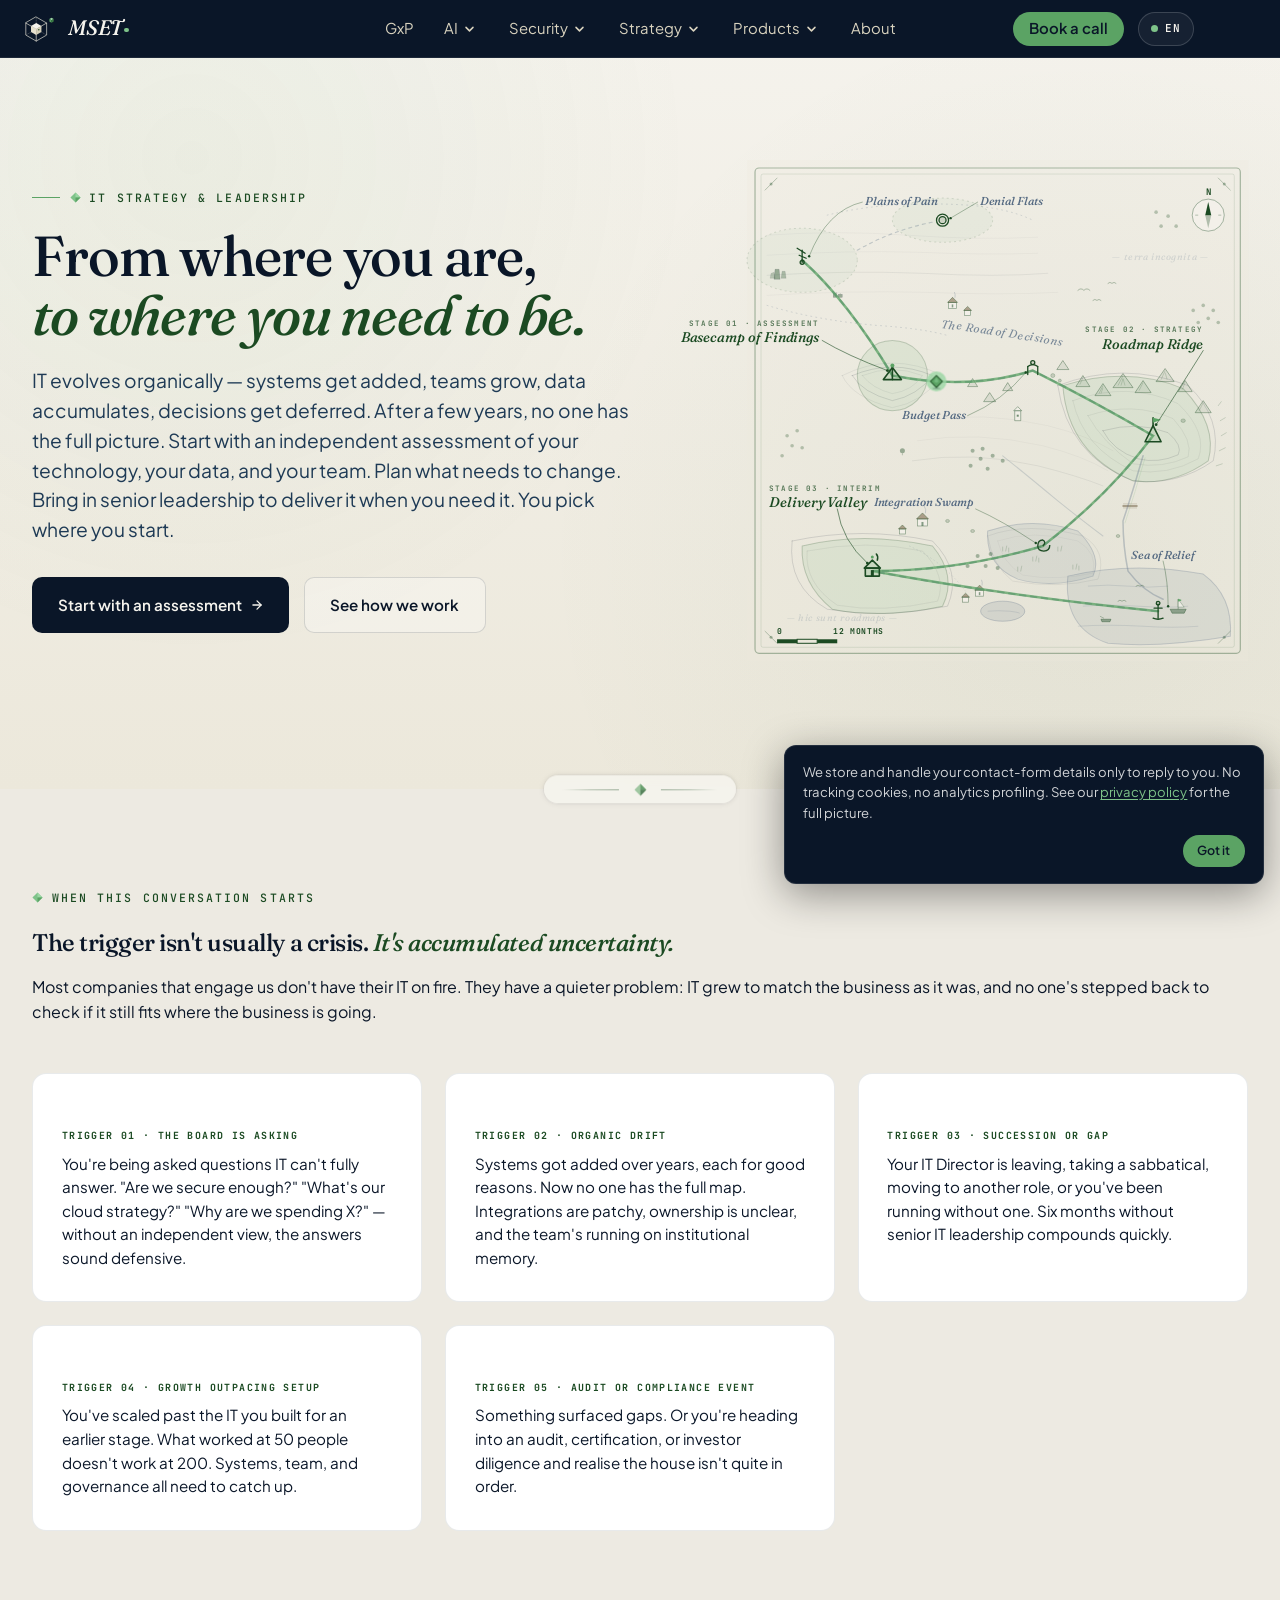
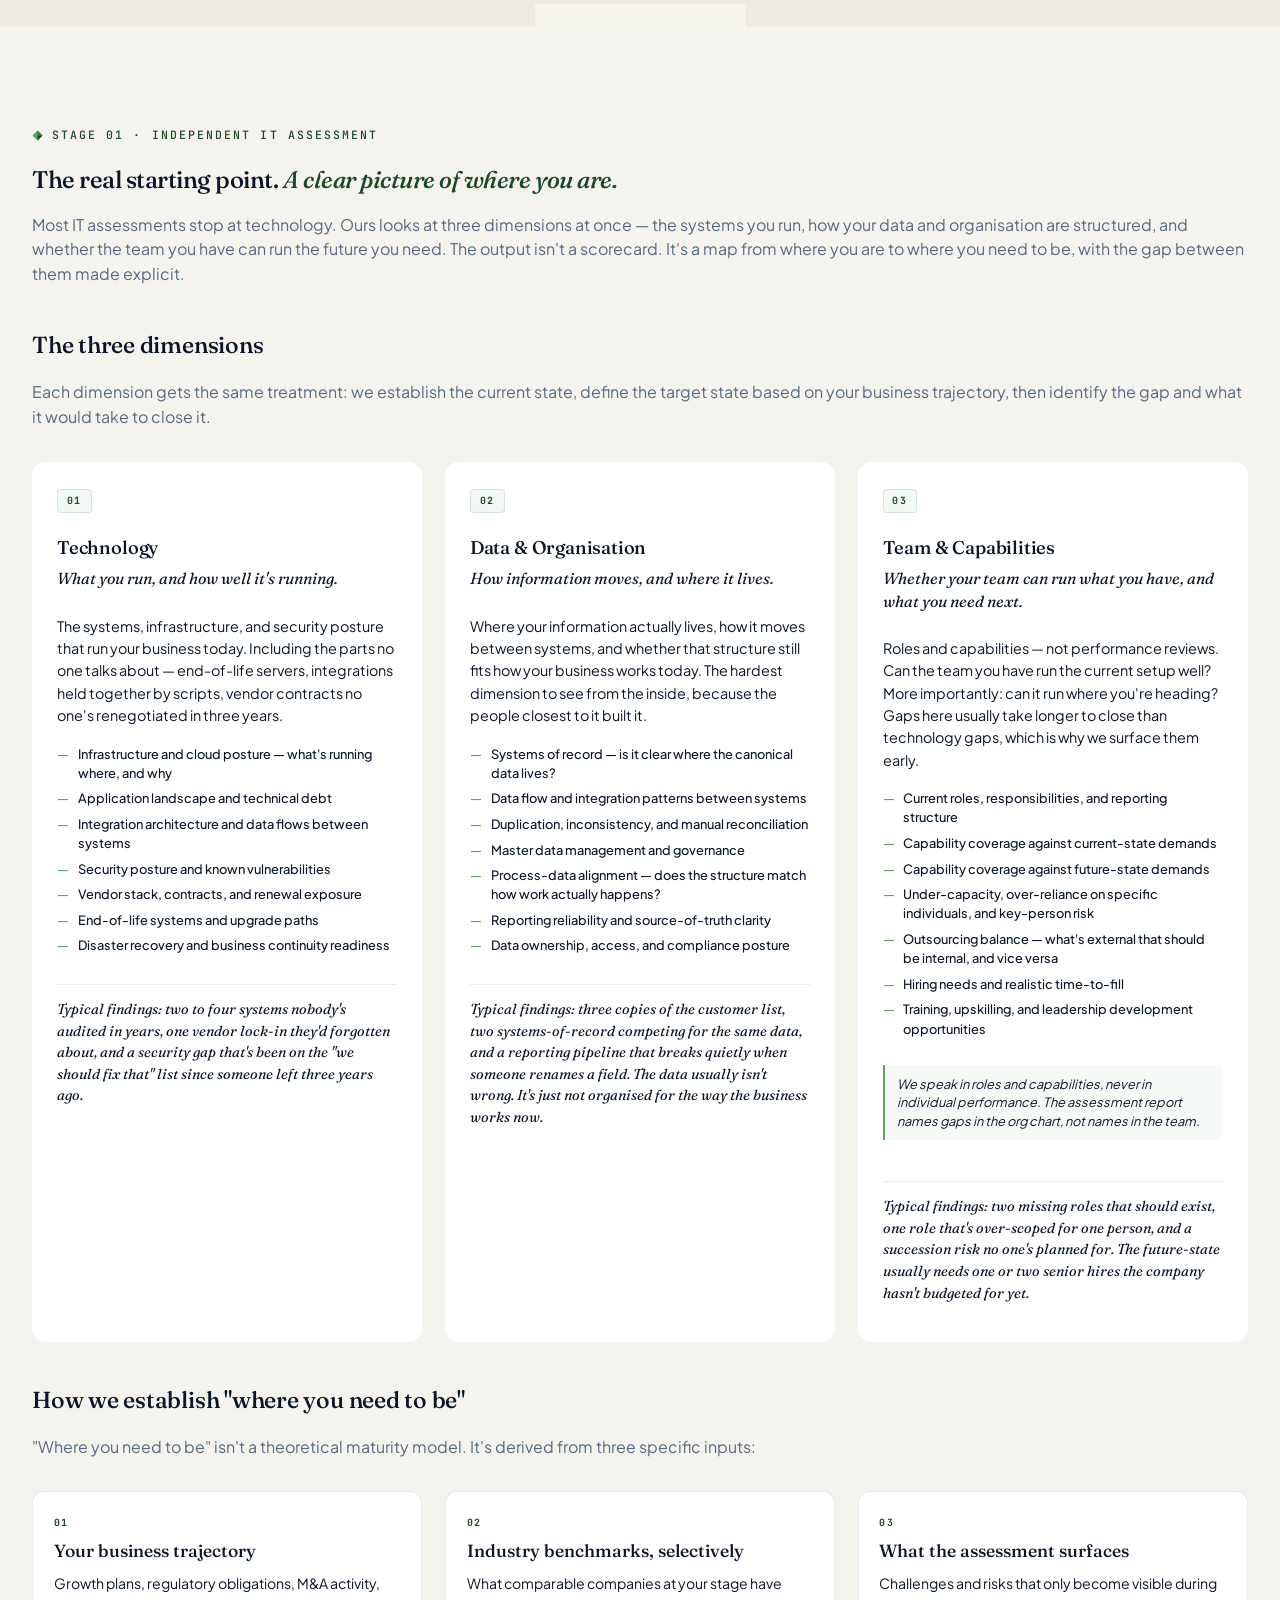
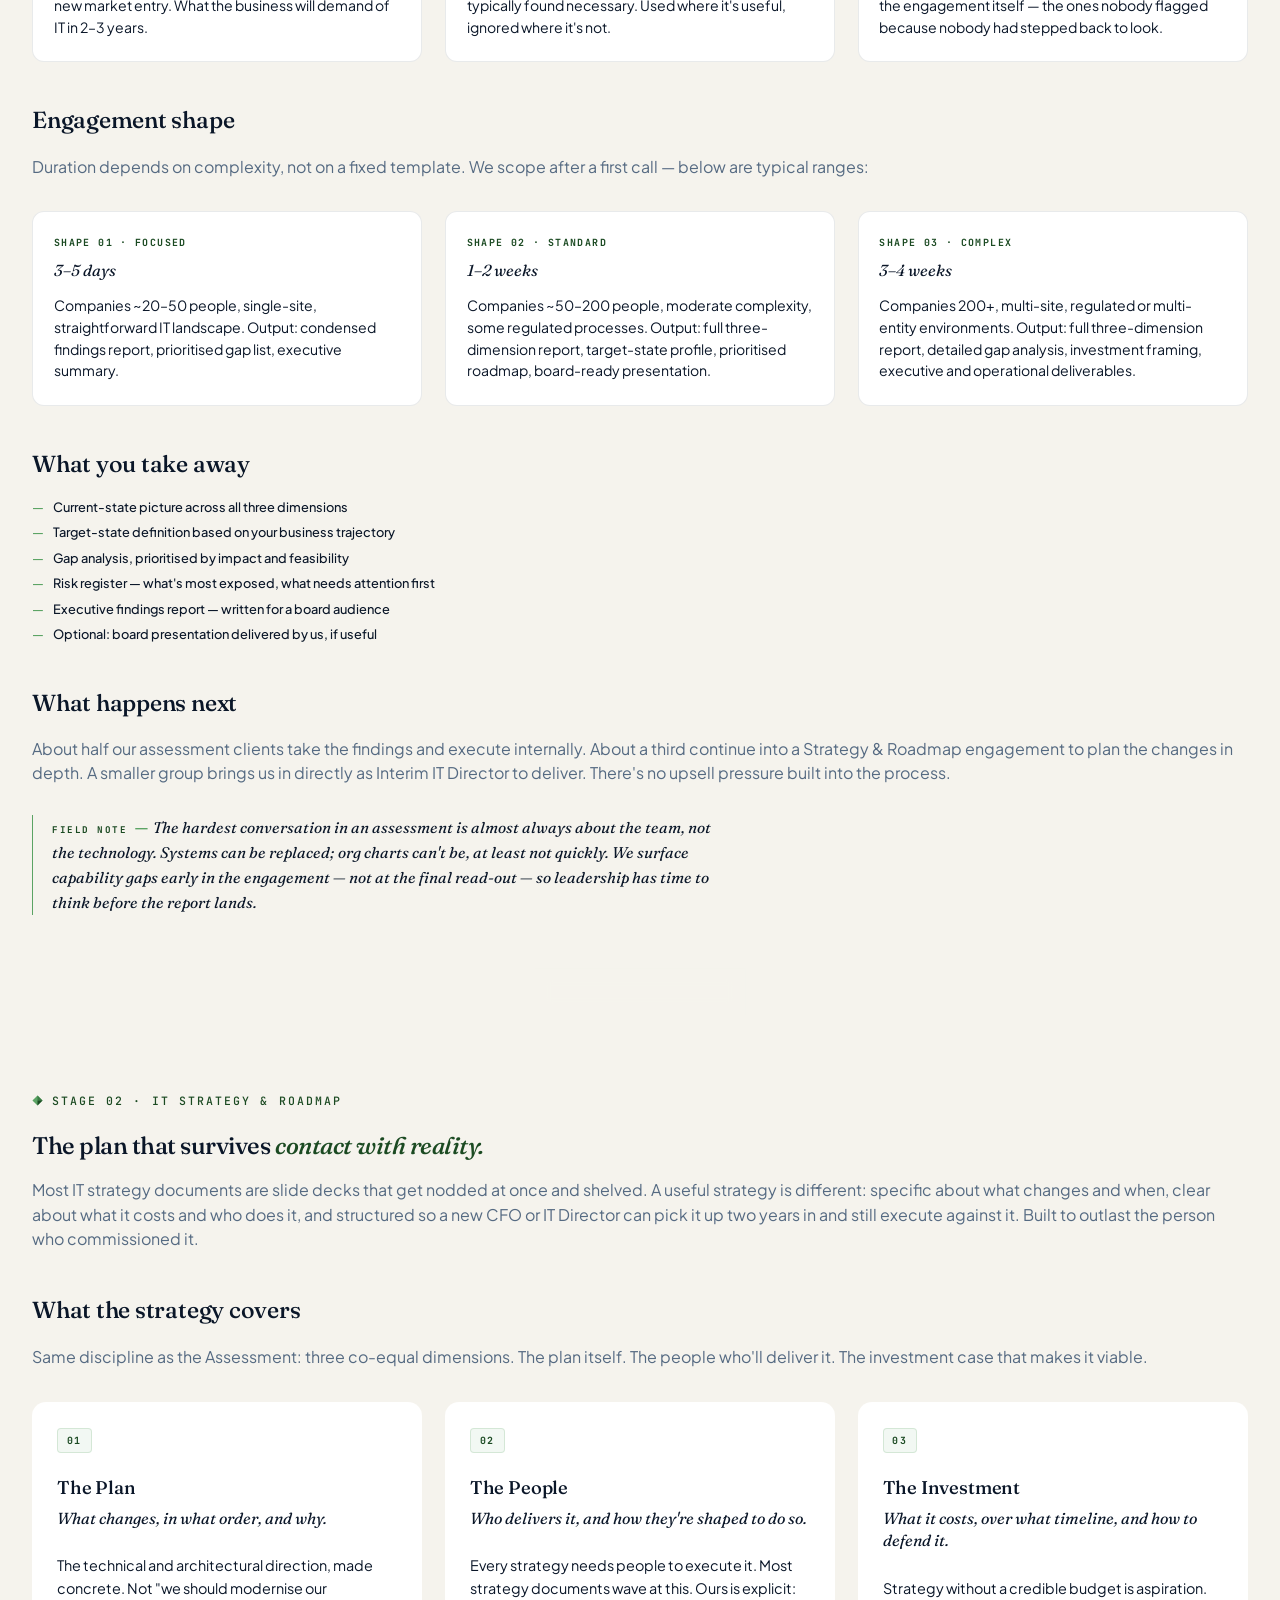
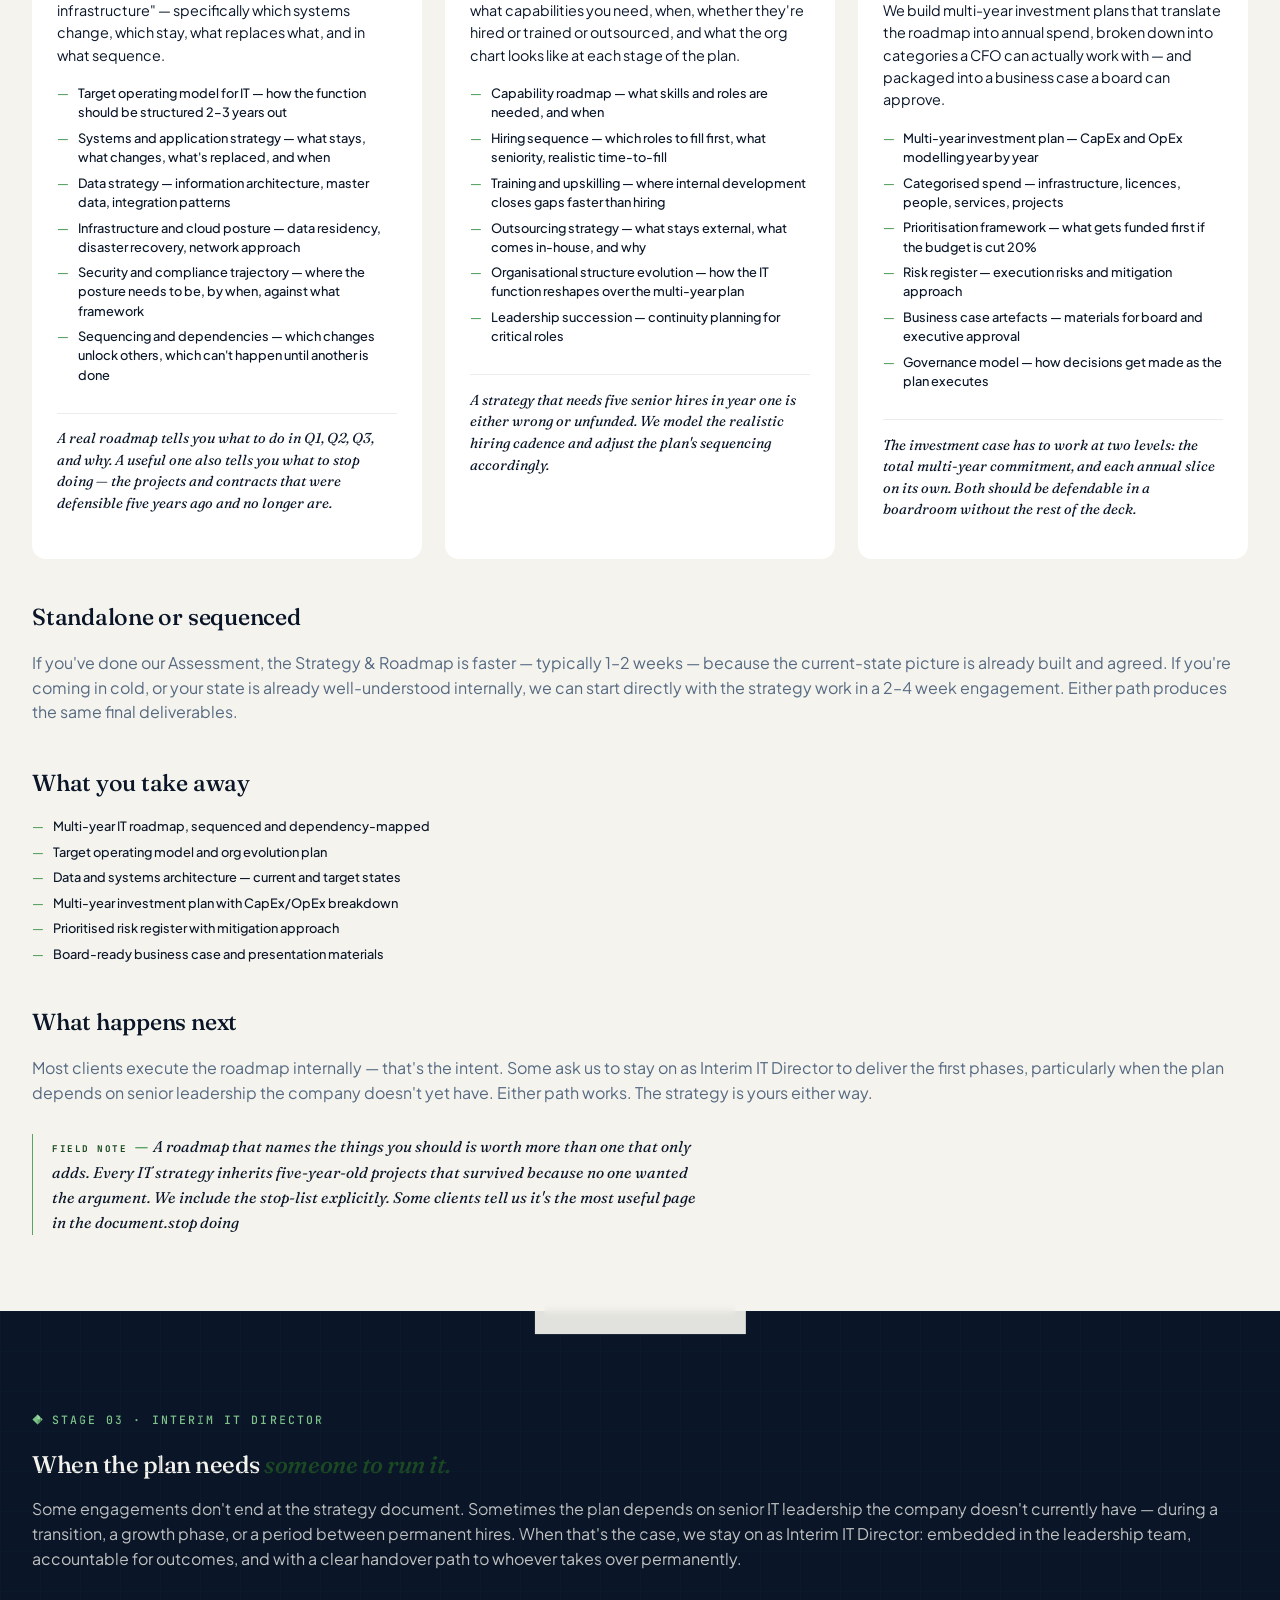
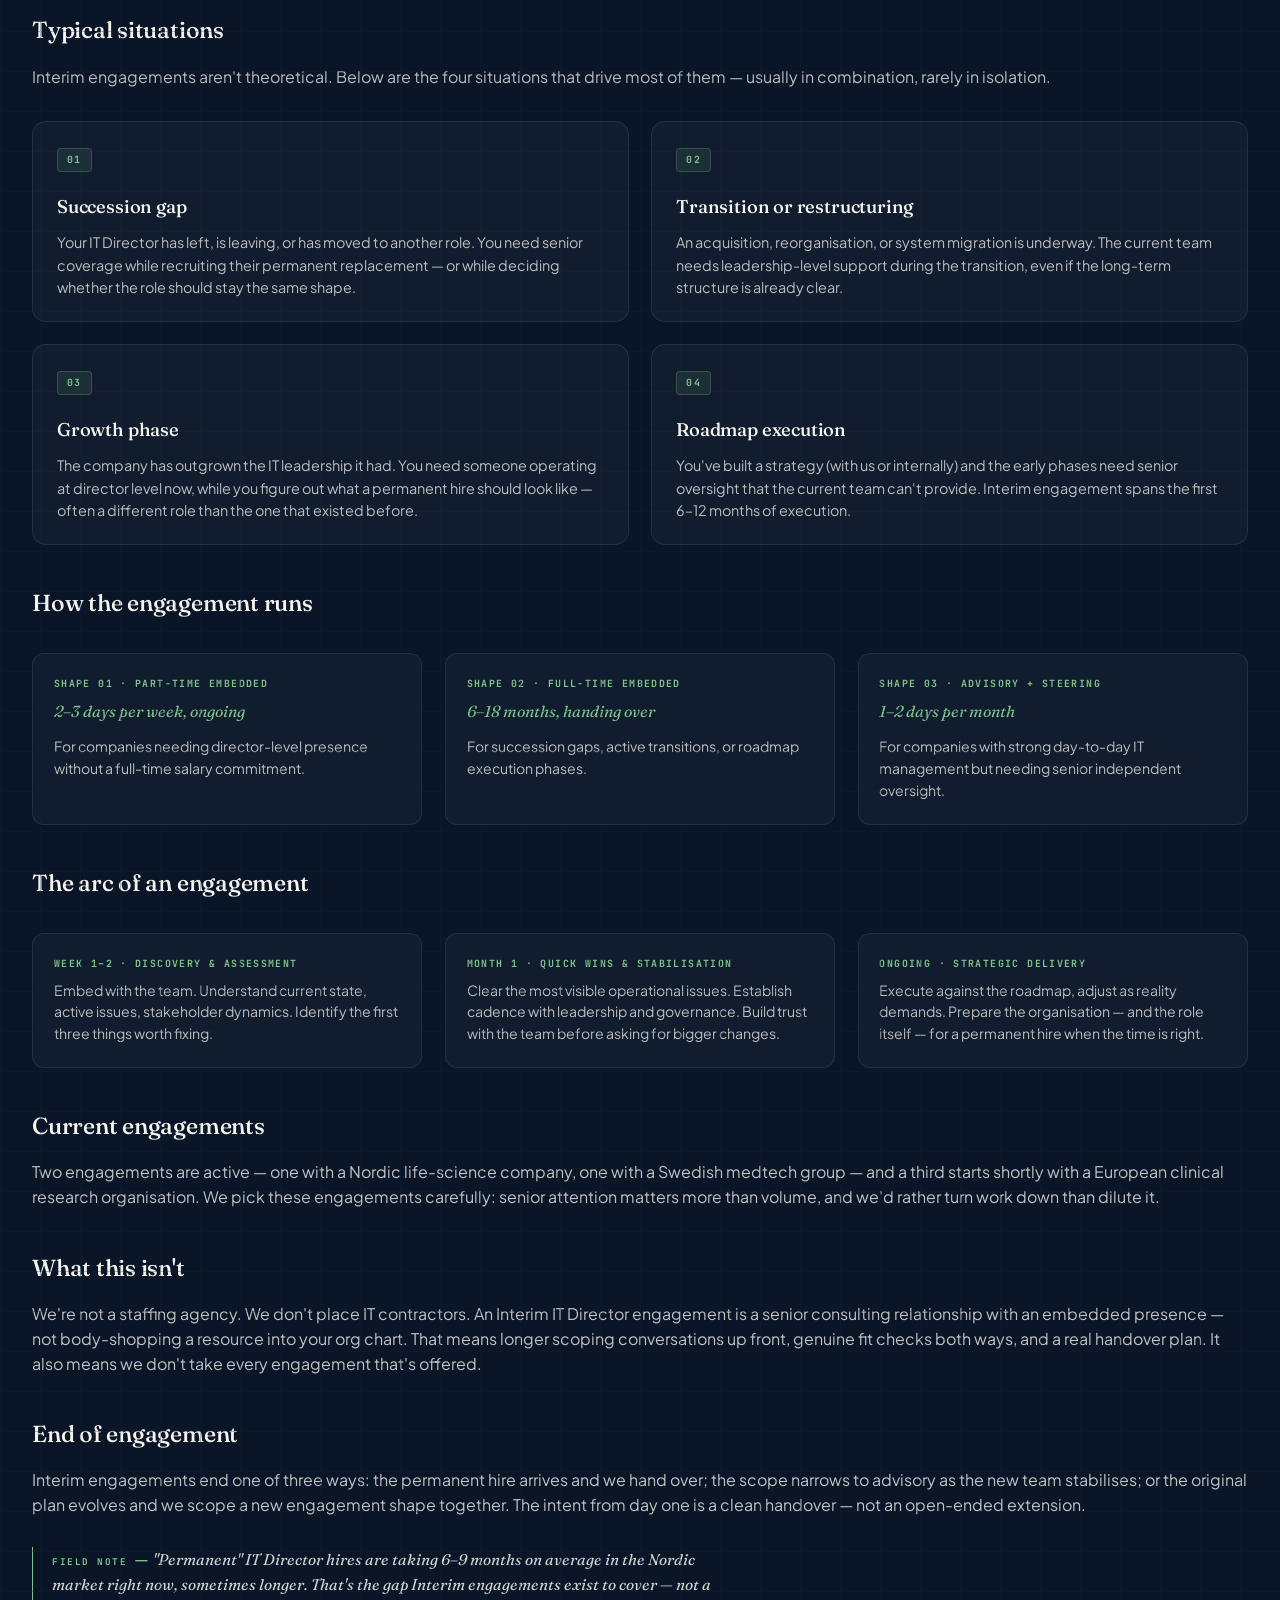
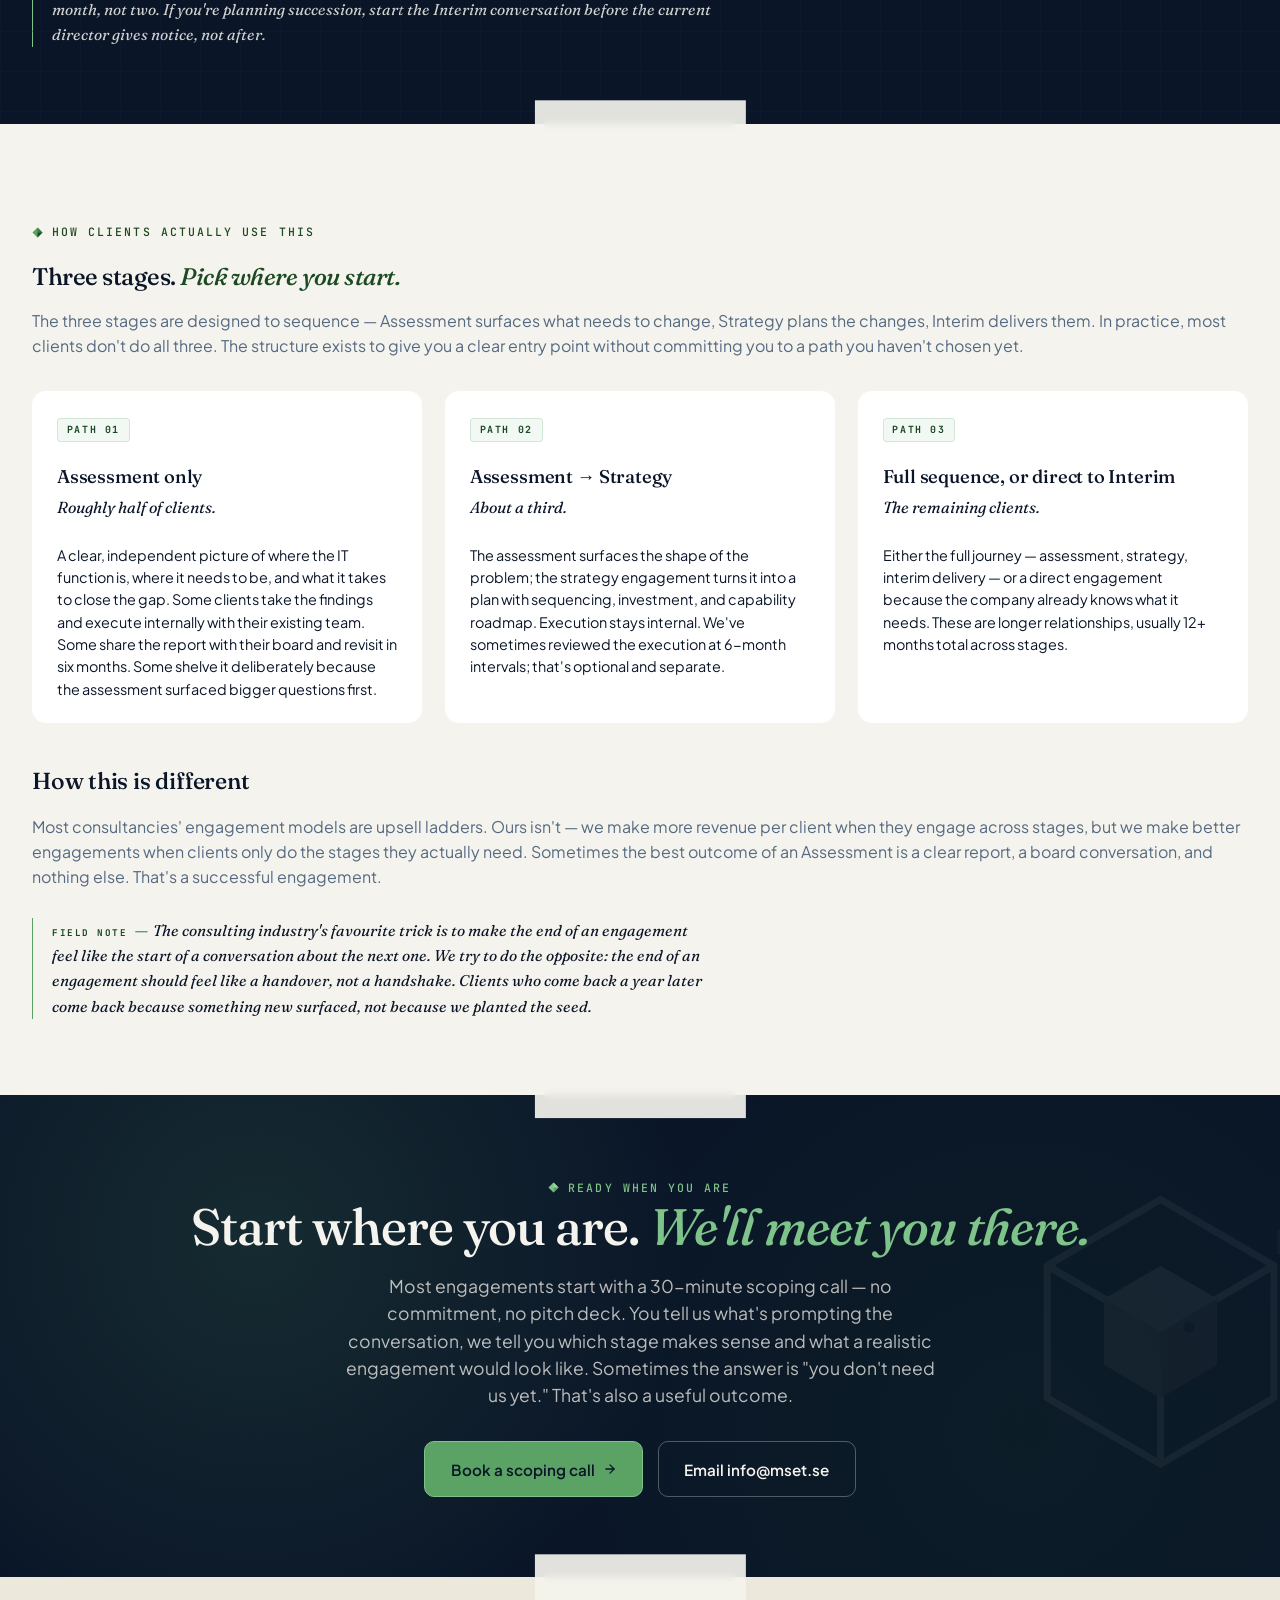
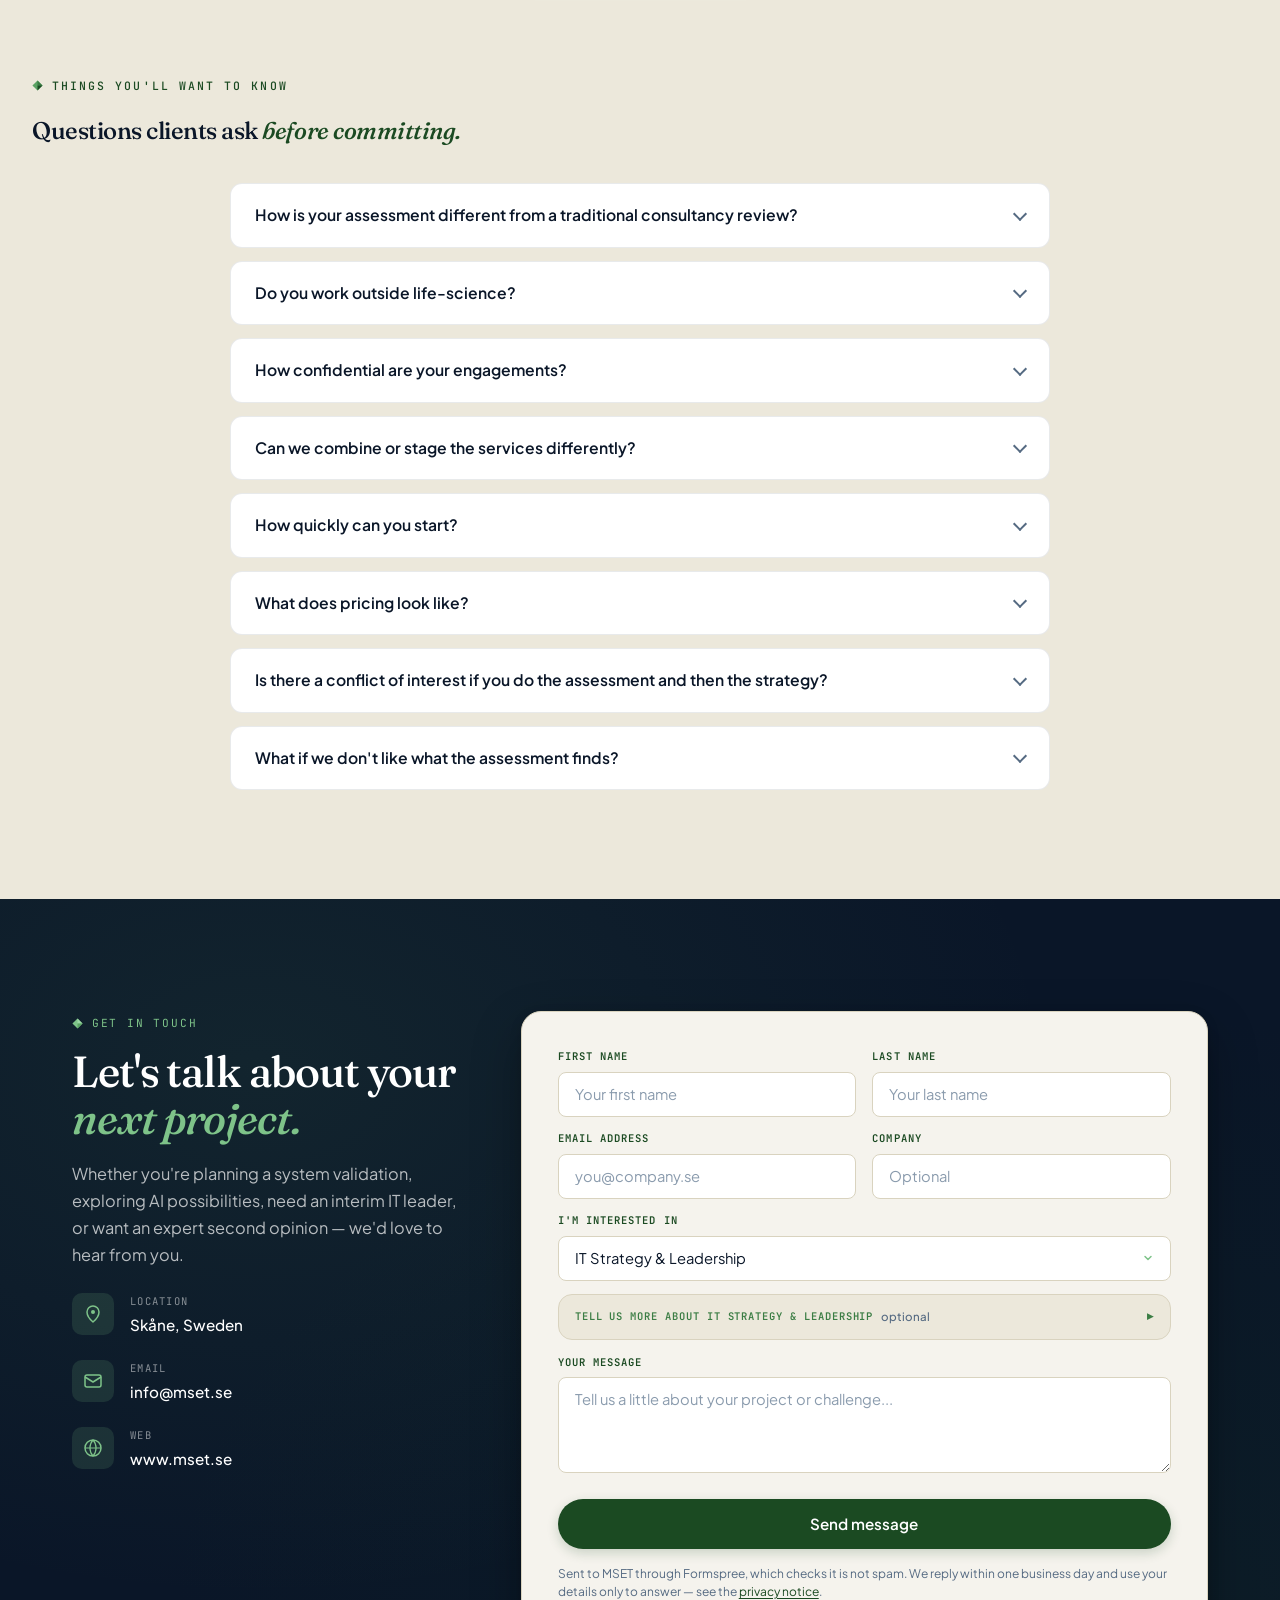
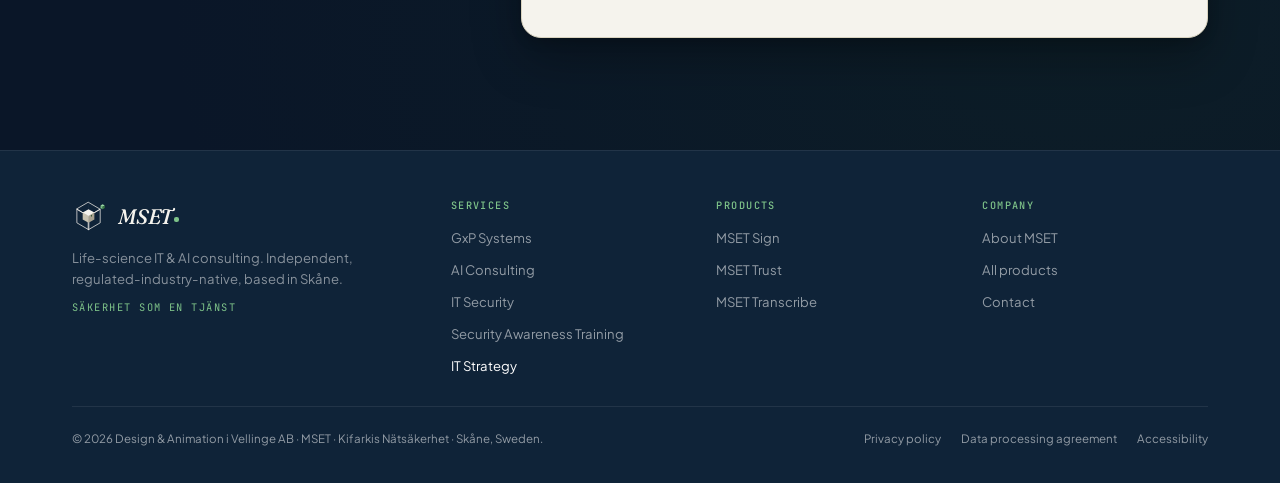
<file: strategy.html>
<!DOCTYPE html>

<html lang="en">
<head>
<meta charset="utf-8"/>
<meta content="default-src 'self'; script-src 'self' 'unsafe-inline'; style-src 'self' 'unsafe-inline'; font-src 'self'; img-src 'self' data: https://mset.goatcounter.com; connect-src 'self' https://mset.goatcounter.com; form-action 'self'; object-src 'none'; base-uri 'self'" http-equiv="Content-Security-Policy"/>
<meta content="strict-origin-when-cross-origin" name="referrer"/>
<meta content="width=device-width, initial-scale=1.0" name="viewport"/>
<link href="favicon.svg?v=2" rel="icon" type="image/svg+xml"/>
<link href="favicon-32.png?v=2" rel="icon" sizes="32x32" type="image/png"/>
<link href="favicon-16.png?v=2" rel="icon" sizes="16x16" type="image/png"/>
<link href="favicon-192.png?v=2" rel="apple-touch-icon" sizes="192x192"/>
<link href="favicon.ico?v=2" rel="alternate icon"/>
<title data-i18n="title.strategy">IT Strategy &amp; Leadership — MSET</title>
<meta content="Independent IT Assessment, Strategy &amp; Roadmap, and Interim IT Director services for growing companies — with deep experience in regulated industries." name="description"/>
<link href="https://mset.se/strategy" rel="canonical"/>
<meta content="article" property="og:type"/>
<meta content="https://mset.se/strategy" property="og:url"/>
<meta content="IT Strategy &amp; Leadership — MSET" property="og:title"/>
<meta content="From where you are, to where you need to be. Assessment, Strategy, and Interim IT leadership for growing companies." property="og:description"/>
<meta content="https://mset.se/og-image-ai.png" property="og:image"/>
<meta content="1200" property="og:image:width"/>
<meta content="630" property="og:image:height"/>
<meta content="AI Consulting by MSET — Your data. Your AI." property="og:image:alt"/>
<meta content="en_GB" property="og:locale"/>
<meta content="MSET" property="og:site_name"/>
<meta content="summary_large_image" name="twitter:card"/>
<meta content="IT Strategy &amp; Leadership — MSET" name="twitter:title"/>
<meta content="Private RAG, validated ML and BI analytics for regulated life science. Your R&amp;D spend and SOPs analysed inside your tenant — not in vendor logs. Audit-ready." name="twitter:description"/>
<meta content="https://mset.se/og-image-ai.png" name="twitter:image"/>
<meta content="AI Consulting by MSET" name="twitter:image:alt"/>
<link as="font" crossorigin="" href="/fonts/plus-jakarta-sans-latin-wght-normal.woff2" rel="preload" type="font/woff2"/>
<link href="/fonts/fonts.css" rel="stylesheet"/>
<style>
:root{
  --ink:#0A1628; --ink-2:#0F2338; --ink-3:#16304A; --ink-4:#1E3A55; --ink-5:#2A4A6A;
  --sage-50:#F5F3ED; --sage-100:#ECE8DB; --sage-200:#D9D3BF;
  --forest:#1B4A22; --forest-2:#0F3414; --forest-light:#2E6E38;
  --emerald:#5BA364; --emerald-bright:#7EC389; --emerald-glow:#9BD7A4; --emerald-deep:#3B7D44;
  --muted:#556a82; --muted-2:#6a7f96;
  --danger:#C04040; --warn:#D97B2B;
  --border:rgba(10,22,40,.09); --border-2:rgba(10,22,40,.14);
  --shadow-sm:0 1px 2px rgba(10,22,40,.04), 0 2px 8px rgba(10,22,40,.04);
  --shadow-md:0 4px 16px rgba(10,22,40,.06), 0 12px 32px rgba(10,22,40,.05);
  --shadow-lg:0 10px 40px rgba(10,22,40,.10), 0 30px 60px rgba(10,22,40,.08);
  --font-display:"Fraunces", Georgia, serif;
  --font-body:"Plus Jakarta Sans", -apple-system, system-ui, sans-serif;
  --font-mono:"JetBrains Mono", ui-monospace, monospace;
  --ease:cubic-bezier(0.16,1,0.3,1);
  --ease-spring:cubic-bezier(0.34,1.56,0.64,1);
}
*,*::before,*::after{box-sizing:border-box}
html{scroll-behavior:smooth}
body{
  margin:0;
  font-family:var(--font-body);
  background:var(--sage-50);
  color:var(--ink);
  line-height:1.55;
  -webkit-font-smoothing:antialiased;
  -moz-osx-font-smoothing:grayscale;
}
img,svg{display:block;max-width:100%}
a{color:inherit;text-decoration:none}
button{font:inherit;cursor:pointer;border:none;background:none}

.display{font-family:var(--font-display);font-weight:500;letter-spacing:-.02em;line-height:1.05}
.display em{font-style:italic;color:var(--forest)}
.mono{font-family:var(--font-mono)}
.eyebrow{
  font-family:var(--font-mono);font-size:.72rem;letter-spacing:.18em;
  text-transform:uppercase;color:var(--forest);font-weight:500;
}

.nav-logo{display:flex;align-items:center;gap:.75rem}
.nav-logo .mark{width:44px;height:38px}
.nav-logo .wordmark{
  font-family:var(--font-display);font-style:italic;font-weight:500;
  font-size:1.45rem;line-height:.9;letter-spacing:-.01em;color:var(--sage-50);
}
.nav-logo .dot{
  display:inline-block;width:.22em;height:.22em;
  background:var(--emerald-bright);border-radius:50%;
  vertical-align:.14em;margin-left:.08em;
}

.site-nav{
  position:fixed;top:0;left:0;right:0;z-index:100;
  background:#0A1628;
  border-bottom:1px solid rgba(255,255,255,.06);
  transition:background .2s;
}
.site-nav.scrolled{background:#0A1628}
.nav-inner{
  max-width:1280px;margin:0 auto;padding:.85rem 2rem;
  display:flex;align-items:center;justify-content:space-between;gap:2rem;
}
.nav-links{display:flex;align-items:center;gap:2rem;list-style:none;margin:0;padding:0}
.nav-links a{
  font-size:.8rem;font-weight:500;
  color:rgba(255,255,255,.68);letter-spacing:.005em;
  transition:color .2s;
}
.nav-links a:hover{color:var(--emerald-bright)}
.nav-cta{
  padding:.55rem 1.15rem;background:var(--emerald);
  color:var(--ink)!important;border-radius:999px;
  font-weight:600!important;transition:all .2s;
  font-size:.85rem;
}
.nav-cta:hover{background:var(--emerald-bright);transform:translateY(-1px)}

.nav-hamburger{
  display:none;width:40px;height:40px;
  flex-direction:column;justify-content:center;align-items:center;gap:5px;
  background:transparent;
}
.nav-hamburger span{
  width:22px;height:2px;background:#fff;border-radius:2px;
  transition:all .3s ease;
}
.nav-hamburger.open span:nth-child(1){transform:translateY(7px) rotate(45deg)}
.nav-hamburger.open span:nth-child(2){opacity:0}
.nav-hamburger.open span:nth-child(3){transform:translateY(-7px) rotate(-45deg)}

.mobile-menu{
  display:none;position:fixed;top:62px;left:0;right:0;
  background:rgba(10,22,40,.98);
  backdrop-filter:blur(14px);
  border-bottom:1px solid rgba(255,255,255,.06);
  z-index:99;padding:1.25rem 1.5rem;
  flex-direction:column;
  max-height:calc(100vh - 62px);
  overflow-y:auto;
  -webkit-overflow-scrolling:touch;
  overscroll-behavior:contain;
  opacity:0;transform:translateY(-8px);
  transition:opacity .25s ease, transform .25s ease;
}
.mobile-menu.open{display:flex;opacity:1;transform:translateY(0)}
.mobile-menu a{
  color:rgba(255,255,255,.8);font-size:1rem;font-weight:500;
  padding:.85rem 0;border-bottom:1px solid rgba(255,255,255,.06);
}
.mobile-menu a:last-child{border-bottom:none;margin-top:.5rem}
.mobile-menu .nav-cta{text-align:center;margin-top:.75rem}
.hero{
  background:linear-gradient(180deg, var(--sage-50) 0%, var(--sage-100) 100%);
  padding:8rem 2rem 6rem;
  position:relative;overflow:hidden;
}
.hero::before{
  content:"";position:absolute;inset:0;
  background-image:
    radial-gradient(circle at 15% 20%, rgba(91,163,100,.06), transparent 40%),
    radial-gradient(circle at 85% 70%, rgba(27,74,34,.05), transparent 45%);
  pointer-events:none;
}
.hero-inner{
  max-width:1240px;margin:0 auto;position:relative;
  display:grid;grid-template-columns:1.3fr 1fr;gap:4rem;align-items:center;
}
.hero-eyebrow{display:flex;align-items:center;gap:.6rem;margin-bottom:1.2rem}
.hero-eyebrow::before{
  content:"";width:28px;height:1px;background:var(--emerald);
}
.hero h1{
  font-size:clamp(2.4rem, 5vw, 4.2rem);
  margin:0 0 1.4rem;font-weight:500;
}
.hero-lede{
  font-size:1.15rem;color:var(--ink-4);line-height:1.55;
  max-width:560px;margin:0 0 2rem;
}
.hero-ctas{display:flex;gap:.9rem;flex-wrap:wrap}
.btn-primary{
  display:inline-flex;align-items:center;gap:.5rem;
  background:var(--ink);color:var(--sage-50);
  padding:.95rem 1.6rem;border-radius:10px;font-weight:600;font-size:.95rem;
  transition:transform .2s, box-shadow .2s;
}
.btn-primary:hover{transform:translateY(-1px);box-shadow:0 8px 24px rgba(10,22,40,.18)}
.btn-secondary{
  display:inline-flex;align-items:center;gap:.5rem;
  color:var(--ink);padding:.95rem 1.6rem;border-radius:10px;
  font-weight:600;font-size:.95rem;
  border:1.5px solid var(--border-2);background:rgba(255,255,255,.3);
  transition:border-color .2s, background .2s;
}
.btn-secondary:hover{border-color:var(--ink);background:rgba(255,255,255,.6)}

.hero-visual{
  position:relative;aspect-ratio:1;max-width:440px;justify-self:end;width:100%;
}
.mail-scene{
  width:100%;height:100%;position:relative;
  display:flex;flex-direction:column;justify-content:center;gap:1.1rem;
}
.mail-window{
  background:#fff;
  border:1px solid var(--border-2);
  border-radius:14px;
  box-shadow:0 20px 50px rgba(10,22,40,.15), 0 4px 14px rgba(10,22,40,.06);
  position:relative;
}
.mail-bar{
  background:var(--sage-100);
  padding:.7rem 1rem;
  display:flex;align-items:center;gap:.9rem;
  border-bottom:1px solid var(--border);
  border-radius:14px 14px 0 0;
}
.mail-dots{display:flex;gap:.35rem}
.md-dot{width:10px;height:10px;border-radius:50%;display:block}
.mail-title{
  font-family:var(--font-mono);font-size:.7rem;color:var(--muted);
  letter-spacing:.04em;
}
.mail-body{padding:.15rem 0;border-radius:0 0 14px 14px;overflow:hidden}
.mail-row{
  display:grid;grid-template-columns:38px 1fr auto;
  gap:.85rem;align-items:center;
  padding:.75rem 1rem;
  border-bottom:1px solid var(--border);
  position:relative;
  border-left:3px solid transparent;
  padding-left:calc(1rem - 3px);
}
.mail-row:last-child{border-bottom:none}
.mr-avatar{
  width:38px;height:38px;border-radius:9px;
  background:var(--sage-100);color:var(--muted);
  display:flex;align-items:center;justify-content:center;
  font-family:var(--font-mono);font-size:.72rem;font-weight:600;
}
.mr-from{font-size:.72rem;color:var(--muted);font-weight:500;margin-bottom:.15rem;white-space:nowrap;overflow:hidden;text-overflow:ellipsis}
.mr-subject{font-size:.84rem;color:var(--ink);font-weight:600;line-height:1.25;white-space:nowrap;overflow:hidden;text-overflow:ellipsis}
.mr-time{font-family:var(--font-mono);font-size:.68rem;color:var(--muted-2)}

.m-row-phish{animation:m-row-cycle 8s ease-in-out infinite}
.m-avatar-phish{animation:m-avatar-cycle 8s ease-in-out infinite}
.m-spoofed{padding:0 3px;border-radius:3px;animation:m-spoof-cycle 8s ease-in-out infinite}

@keyframes m-row-cycle{
  0%,12%{background:#fff;border-left-color:transparent}
  17%,37%{background:rgba(192,64,64,.05);border-left-color:var(--danger)}
  47%,82%{background:rgba(91,163,100,.07);border-left-color:var(--emerald)}
  90%,100%{background:#fff;border-left-color:transparent}
}
@keyframes m-avatar-cycle{
  0%,12%{background:var(--sage-100);color:var(--ink-4)}
  17%,37%{background:var(--danger);color:#fff}
  47%,82%{background:var(--emerald);color:#fff}
  90%,100%{background:var(--sage-100);color:var(--ink-4)}
}
@keyframes m-spoof-cycle{
  0%,12%{background:transparent;color:inherit}
  17%,37%{background:rgba(192,64,64,.14);color:var(--danger)}
  47%,100%{background:transparent;color:inherit}
}

.mr-report-btn{
  position:absolute;right:56px;top:50%;
  transform:translateY(-50%) scale(.85);
  background:var(--ink);color:#fff;
  border:none;border-radius:6px;
  padding:.34rem .7rem;
  font-family:var(--font-body);font-size:.68rem;font-weight:600;
  letter-spacing:.02em;cursor:default;
  opacity:0;
  box-shadow:0 2px 10px rgba(10,22,40,.22);
  animation:m-report-btn 8s ease-in-out infinite;
}
@keyframes m-report-btn{
  0%,22%{opacity:0;transform:translateY(-50%) scale(.85)}
  27%,41%{opacity:1;transform:translateY(-50%) scale(1)}
  43%{opacity:1;transform:translateY(-50%) scale(.82)}
  45%{opacity:1;transform:translateY(-50%) scale(1)}
  48%{opacity:0;transform:translateY(-50%) scale(.85)}
  100%{opacity:0}
}

.mr-caught{
  position:absolute;right:56px;top:50%;
  transform:translateY(-50%) scale(.85);
  display:inline-flex;align-items:center;gap:.3rem;
  background:var(--emerald);color:#fff;
  padding:.32rem .65rem;border-radius:20px;
  font-family:var(--font-mono);font-size:.62rem;font-weight:600;
  letter-spacing:.08em;text-transform:uppercase;
  opacity:0;white-space:nowrap;
  box-shadow:0 2px 10px rgba(91,163,100,.4);
  animation:m-caught 8s ease-in-out infinite;
}
@keyframes m-caught{
  0%,48%{opacity:0;transform:translateY(-50%) scale(.85)}
  51%{opacity:1;transform:translateY(-50%) scale(1.12)}
  55%{opacity:1;transform:translateY(-50%) scale(1)}
  82%{opacity:1;transform:translateY(-50%) scale(1)}
  90%,100%{opacity:0;transform:translateY(-50%) scale(.85)}
}

.m-cursor{
  position:absolute;
  width:22px;height:22px;
  right:-14px;bottom:-24px;
  pointer-events:none;z-index:5;
  opacity:0;
  filter:drop-shadow(0 2px 4px rgba(10,22,40,.35));
  animation:m-cursor-cycle 8s ease-in-out infinite;
}
@keyframes m-cursor-cycle{
  0%,22%{opacity:0;right:-14px;bottom:-24px}
  26%{opacity:1;right:-14px;bottom:-24px;transform:scale(1)}
  40%{opacity:1;right:66px;bottom:50%;transform:scale(1)}
  43%{opacity:1;right:66px;bottom:50%;transform:scale(.82)}
  46%{opacity:1;right:66px;bottom:50%;transform:scale(1)}
  62%{opacity:1;right:66px;bottom:50%;transform:scale(1)}
  70%{opacity:0;right:-14px;bottom:-24px;transform:scale(1)}
  100%{opacity:0}
}

.m-stat{
  background:#fff;
  border:1px solid var(--border-2);
  border-radius:12px;
  padding:.85rem 1.1rem;
  display:flex;align-items:center;gap:.7rem;flex-wrap:wrap;
  box-shadow:0 6px 20px rgba(10,22,40,.06);
  font-family:var(--font-body);font-size:.85rem;
  opacity:0;
  animation:m-stat-appear 8s ease-in-out infinite;
}
@keyframes m-stat-appear{
  0%,52%{opacity:0;transform:translateY(10px)}
  58%{opacity:1;transform:translateY(0)}
  82%{opacity:1;transform:translateY(0)}
  90%,100%{opacity:0;transform:translateY(-4px)}
}
.m-stat-label{
  font-family:var(--font-mono);font-size:.62rem;letter-spacing:.14em;
  text-transform:uppercase;color:var(--muted);font-weight:500;
}
.m-stat-before{
  font-family:var(--font-display);font-style:italic;font-weight:500;
  font-size:1.2rem;color:var(--muted-2);
  text-decoration:line-through;text-decoration-color:rgba(192,64,64,.55);
  text-decoration-thickness:2px;
}
.m-stat-before .m-pct{font-size:.75em;margin-left:.05em}
.m-stat-arrow{color:var(--emerald);font-weight:700;font-size:1rem}
.m-stat-after{
  font-family:var(--font-display);font-style:italic;font-weight:500;
  font-size:1.55rem;color:var(--forest);letter-spacing:-.02em;
  opacity:0;
  animation:m-stat-after 8s ease-in-out infinite;
}
.m-stat-after .m-pct{font-size:.72em;margin-left:.05em}
@keyframes m-stat-after{
  0%,57%{opacity:0;transform:translateY(4px)}
  65%{opacity:1;transform:translateY(0)}
  82%{opacity:1}
  90%,100%{opacity:0}
}
.m-stat-caption{
  font-size:.7rem;color:var(--muted);flex-basis:100%;margin-top:.15rem;
}

@media (prefers-reduced-motion: reduce){
  .m-row-phish,.m-avatar-phish,.m-spoofed,
  .mr-report-btn,.mr-caught,.m-cursor,
  .m-stat,.m-stat-after{animation:none}
  .m-row-phish{background:rgba(91,163,100,.07);border-left-color:var(--emerald)}
  .m-avatar-phish{background:var(--emerald);color:#fff}
  .mr-caught{opacity:1;transform:translateY(-50%) scale(1)}
  .m-stat,.m-stat-after{opacity:1;transform:none}
}

section{padding:6rem 2rem;position:relative}
.section-inner{max-width:1240px;margin:0 auto}
.section-head{max-width:780px;margin-bottom:3.5rem}
.section-head h2{
  font-family:var(--font-display);font-weight:500;font-size:clamp(1.8rem, 3.2vw, 2.8rem);
  margin:.8rem 0 1rem;letter-spacing:-.02em;line-height:1.15;
}
.section-head h2 em{font-style:italic;color:var(--forest)}
.section-head p{color:var(--muted);font-size:1.05rem;margin:0;max-width:640px}

.problem{background:var(--sage-50)}
.stat-grid{
  display:grid;grid-template-columns:repeat(3,1fr);gap:1.4rem;margin-bottom:3rem;
}
.stat-tile{
  background:#fff;border:1px solid var(--border);border-radius:16px;
  padding:2rem 1.8rem;position:relative;overflow:hidden;
  box-shadow:var(--shadow-sm);
  transition:transform .3s, box-shadow .3s;
}
.stat-tile:hover{transform:translateY(-2px);box-shadow:var(--shadow-md)}
.stat-tile::before{
  content:"";position:absolute;top:0;left:0;width:40%;height:3px;
  background:linear-gradient(90deg, var(--emerald), var(--emerald-bright));
  border-radius:0 2px 0 0;
}
.stat-num{
  font-family:var(--font-display);font-weight:500;letter-spacing:-.03em;
  font-size:3.2rem;line-height:1;color:var(--ink);margin-bottom:.6rem;
}
.stat-num em{font-style:italic;color:var(--forest)}
.stat-num .unit{font-size:1.6rem;color:var(--muted);margin-left:.15em}
.stat-label{
  font-family:var(--font-mono);font-size:.7rem;letter-spacing:.14em;
  text-transform:uppercase;color:var(--forest);font-weight:500;margin-bottom:.5rem;
}
.stat-body{color:var(--muted);font-size:.92rem;line-height:1.55;margin:0}

.problem-copy{
  background:var(--ink);color:var(--sage-50);border-radius:20px;
  padding:3rem 3rem;display:grid;grid-template-columns:auto 1fr;gap:2.5rem;align-items:center;
  position:relative;overflow:hidden;
}
.problem-copy::before{
  content:"";position:absolute;inset:0;
  background:radial-gradient(circle at 90% 50%, rgba(91,163,100,.12), transparent 55%);
  pointer-events:none;
}
.problem-copy .qmark{
  font-family:var(--font-display);font-style:italic;font-weight:500;
  font-size:6rem;line-height:.7;color:var(--emerald-bright);opacity:.5;
  position:relative;
}
.problem-copy p{
  margin:0;font-family:var(--font-display);font-style:italic;font-weight:400;
  font-size:1.4rem;line-height:1.4;letter-spacing:-.01em;position:relative;
}
.problem-copy p em{color:var(--emerald-bright);font-style:italic;font-weight:500}

.why-fail{background:var(--sage-100)}
.fail-grid{display:grid;grid-template-columns:repeat(3,1fr);gap:1.4rem}
.fail-card{
  background:#fff;border:1px solid var(--border);border-radius:14px;
  padding:1.8rem;padding-top:3.4rem;position:relative;
  transition:transform .3s, box-shadow .3s;
}
.fail-card:hover{transform:translateY(-2px);box-shadow:var(--shadow-md)}
.fail-card .fail-icon{width:44px;height:44px;margin-bottom:1.1rem}
.fail-card h3{
  font-family:var(--font-display);font-weight:500;font-size:1.2rem;
  margin:0 0 .6rem;letter-spacing:-.01em;
}
.fail-card p{color:var(--muted);font-size:.92rem;line-height:1.55;margin:0}
.fail-card .card-badge{
  position:absolute;top:1.2rem;right:1.2rem;
  display:inline-flex;align-items:center;gap:.35rem;
  padding:.3rem .65rem;border-radius:20px;
  font-family:var(--font-mono);font-size:.62rem;letter-spacing:.1em;
  text-transform:uppercase;font-weight:600;
}
.fail-card .card-badge.included{
  background:rgba(91,163,100,.12);color:var(--forest-light);
}
.fail-card .card-badge.addon{
  background:rgba(27,74,34,.06);color:var(--forest-light);
  border:1px dashed rgba(91,163,100,.5);
}
.fail-card .card-badge svg{width:10px;height:10px;stroke:currentColor;fill:none;stroke-width:2.5}

.programme{background:var(--sage-50)}
.comp-grid{display:grid;grid-template-columns:1fr 1fr;gap:1.4rem}
.comp{
  background:#fff;border:1px solid var(--border);border-radius:16px;
  padding:2rem;display:grid;grid-template-columns:56px 1fr;gap:1.4rem;
  transition:transform .3s, box-shadow .3s, border-color .3s;
}
.comp:hover{transform:translateY(-2px);box-shadow:var(--shadow-md);border-color:var(--border-2)}
.comp.full{grid-column:1 / -1}
.comp .comp-icon{width:56px;height:56px}
.comp h3{
  font-family:var(--font-display);font-weight:500;font-size:1.35rem;
  margin:0 0 .5rem;letter-spacing:-.01em;
}
.comp-body{color:var(--muted);font-size:.95rem;line-height:1.55;margin:0 0 1rem}
.comp-list{list-style:none;padding:0;margin:0;display:grid;grid-template-columns:1fr 1fr;gap:.5rem .9rem}
.comp.full .comp-list{grid-template-columns:1fr 1fr 1fr}
.comp-list li{
  font-size:.86rem;color:var(--ink-4);padding-left:1.3rem;position:relative;line-height:1.45;
}
.comp-list li::before{
  content:"";position:absolute;left:0;top:.45rem;
  width:10px;height:6px;border-left:1.5px solid var(--emerald);
  border-bottom:1.5px solid var(--emerald);transform:rotate(-45deg);
}

.rollout{background:var(--ink);color:var(--sage-50);position:relative}
.rollout::before{
  content:"";position:absolute;inset:0;
  background-image:
    linear-gradient(var(--ink-2) 1px, transparent 1px),
    linear-gradient(90deg, var(--ink-2) 1px, transparent 1px);
  background-size:40px 40px;opacity:.3;pointer-events:none;
}
.rollout .section-head h2{color:var(--sage-50)}
.rollout .section-head h2 em{color:var(--emerald-bright)}
.rollout .section-head p{color:rgba(245,243,237,.6)}
.rollout .eyebrow{color:var(--emerald-bright)}
.final-cta .eyebrow{color:var(--emerald-bright)}
.phase-grid{
  display:grid;grid-template-columns:repeat(4,1fr);gap:1.2rem;
  position:relative;
}
.phase{
  background:var(--ink-2);border:1px solid var(--ink-4);border-radius:14px;
  padding:1.8rem 1.6rem;position:relative;
  display:flex;flex-direction:column;
}
.phase p{
  font-size:.88rem;color:rgba(245,243,237,.65);line-height:1.55;margin:0 0 1rem;
  flex-grow:1;
}
.phase-num{
  font-family:var(--font-mono);font-size:.7rem;letter-spacing:.18em;
  color:var(--emerald-bright);font-weight:500;margin-bottom:.8rem;
}
.phase-num-row{
  display:flex;justify-content:space-between;align-items:center;
  gap:.6rem;margin-bottom:.8rem;flex-wrap:wrap;
}
.phase-num-row .phase-num{margin-bottom:0}
.phase-custom-pill{
  font-family:var(--font-mono);font-size:.6rem;letter-spacing:.1em;
  text-transform:uppercase;font-weight:500;color:var(--emerald-glow);
  padding:.28rem .55rem;border-radius:4px;
  background:rgba(91,163,100,.1);border:1px solid rgba(91,163,100,.3);
  white-space:nowrap;
}
.phase h3{
  font-family:var(--font-display);font-weight:500;font-size:1.2rem;
  margin:0 0 .6rem;color:var(--sage-50);
}
.phase-dur{
  font-family:var(--font-mono);font-size:.72rem;color:var(--emerald-glow);
  padding-top:.9rem;border-top:1px solid var(--ink-4);display:flex;justify-content:space-between;
}
.phase-dur .dur-label{color:rgba(245,243,237,.4)}

.phase-bars{
  margin-top:3rem;background:var(--ink-2);border:1px solid var(--ink-4);
  border-radius:14px;padding:2rem;
}
.phase-bars-title{
  font-family:var(--font-mono);font-size:.72rem;letter-spacing:.18em;
  color:var(--emerald-bright);font-weight:500;margin:0 0 1.5rem;
}
.bar-row{
  display:grid;grid-template-columns:110px 1fr;gap:1rem;align-items:center;
  margin-bottom:.8rem;
}
.bar-row:last-child{margin-bottom:0}
.bar-label{
  font-family:var(--font-mono);font-size:.75rem;color:rgba(245,243,237,.7);
}
.bar-outer{
  height:28px;background:var(--ink);border-radius:6px;position:relative;
}
.bar-inner{
  height:100%;display:flex;align-items:center;padding:0 .9rem;
  font-size:.78rem;color:#fff;font-weight:500;
  width:0;transition:width 1s cubic-bezier(.2,.6,.3,1);
  border-radius:6px;white-space:nowrap;overflow:visible;
}
.bar-inner.b1,.bar-inner.b2{
  color:rgba(245,243,237,.92);
}
.bar-inner.b1{background:linear-gradient(90deg, #1D4B7A 0%, #2A5A8A 100%)}
.bar-inner.b2{background:linear-gradient(90deg, #1B4A22 0%, #2E6E38 100%)}
.bar-inner.b3{background:linear-gradient(90deg, #3B7D44 0%, #5BA364 100%)}
.bar-inner.b4{background:linear-gradient(90deg, #5BA364 0%, #7EC389 100%);color:var(--ink)}

.reporting{background:var(--sage-50)}
.report-card{
  background:#fff;border:1px solid var(--border);border-radius:18px;
  box-shadow:var(--shadow-md);overflow:hidden;
  display:grid;grid-template-columns:1fr 1.3fr;
}
.report-meta{padding:2.5rem;background:var(--sage-100);display:flex;flex-direction:column;gap:1.4rem}
.report-meta h3{
  font-family:var(--font-display);font-weight:500;font-size:1.4rem;
  margin:0;letter-spacing:-.01em;
}
.report-meta p{color:var(--muted);font-size:.92rem;margin:0;line-height:1.55}
.report-meta ul{list-style:none;padding:0;margin:0}
.report-meta li{
  font-size:.86rem;color:var(--ink-4);padding-left:1.3rem;position:relative;
  line-height:1.5;margin-bottom:.5rem;
}
.report-meta li::before{
  content:"";position:absolute;left:0;top:.42rem;
  width:10px;height:6px;border-left:1.5px solid var(--emerald);
  border-bottom:1.5px solid var(--emerald);transform:rotate(-45deg);
}
.report-demo{padding:2rem;background:#fff}
.report-head{
  display:flex;justify-content:space-between;align-items:center;
  padding-bottom:1rem;border-bottom:1px solid var(--border);margin-bottom:1.5rem;
}
.report-head h4{
  font-family:var(--font-display);font-weight:500;font-size:1.15rem;margin:0;
}
.report-head .filter-pill{
  font-family:var(--font-mono);font-size:.7rem;
  padding:.3rem .7rem;background:var(--sage-100);border-radius:20px;color:var(--muted);
}

.dept-row{
  display:grid;grid-template-columns:130px 1fr 60px 50px;
  gap:1rem;align-items:center;padding:.7rem 0;
  border-bottom:1px dashed var(--border);font-size:.82rem;
}
.dept-row:last-of-type{border-bottom:none}
.dept-name{font-weight:500}
.dept-bar{height:8px;background:var(--sage-100);border-radius:4px;overflow:hidden;position:relative}
.dept-bar-fill{
  height:100%;border-radius:4px;
  width:0;transition:width 1.2s cubic-bezier(.2,.6,.3,1);
}
.dept-bar-fill.low{background:var(--emerald)}
.dept-bar-fill.mid{background:var(--warn)}
.dept-bar-fill.high{background:var(--danger)}
.dept-pct{font-family:var(--font-mono);color:var(--muted);font-size:.78rem;text-align:right}
.dept-trend{font-family:var(--font-mono);font-size:.75rem;text-align:right}
.dept-trend.up{color:var(--emerald-deep)}
.dept-trend.down{color:var(--danger)}

.report-footer{
  margin-top:1.5rem;padding-top:1.2rem;border-top:1px solid var(--border);
  display:grid;grid-template-columns:repeat(3,1fr);gap:1rem;
}
.kpi{text-align:center}
.kpi-num{
  font-family:var(--font-display);font-weight:500;font-size:1.6rem;
  color:var(--ink);letter-spacing:-.02em;line-height:1;margin-bottom:.3rem;
}
.kpi-num em{font-style:italic;color:var(--forest)}
.kpi-label{
  font-family:var(--font-mono);font-size:.62rem;letter-spacing:.14em;
  text-transform:uppercase;color:var(--muted);
}

.faq{background:var(--sage-100)}
.faq-list{max-width:820px;margin:0 auto}
.faq-item{
  background:#fff;border:1px solid var(--border);border-radius:12px;
  margin-bottom:.8rem;overflow:hidden;
  transition:border-color .2s;
}
.faq-item[open]{border-color:var(--border-2);box-shadow:var(--shadow-sm)}
.faq-item summary{
  padding:1.2rem 1.5rem;cursor:pointer;
  display:flex;justify-content:space-between;align-items:center;gap:1rem;
  font-weight:600;font-size:.98rem;color:var(--ink);
  list-style:none;
}
.faq-item summary::-webkit-details-marker{display:none}
.faq-item summary::after{
  content:"";width:10px;height:10px;
  border-right:2px solid var(--muted);border-bottom:2px solid var(--muted);
  transform:rotate(45deg);flex-shrink:0;margin-top:-4px;
  transition:transform .2s;
}
.faq-item[open] summary::after{transform:rotate(-135deg);margin-top:2px}
.faq-body{
  padding:0 1.5rem 1.3rem;color:var(--muted);font-size:.93rem;line-height:1.6;
}
.faq-body p{margin:0 0 .7rem}
.faq-body p:last-child{margin-bottom:0}

.final-cta{
  background:var(--ink);color:var(--sage-50);padding:5rem 2rem;
  position:relative;overflow:hidden;
}
.final-cta::before{
  content:"";position:absolute;inset:0;
  background-image:
    radial-gradient(circle at 20% 30%, rgba(91,163,100,.15), transparent 40%),
    radial-gradient(circle at 80% 70%, rgba(27,74,34,.12), transparent 45%);
  pointer-events:none;
}
.final-cta-inner{
  max-width:900px;margin:0 auto;text-align:center;position:relative;
}
.final-cta h2{
  font-family:var(--font-display);font-weight:500;
  font-size:clamp(2rem, 4vw, 3.2rem);margin:0 0 1.2rem;letter-spacing:-.02em;
}
.final-cta h2 em{font-style:italic;color:var(--emerald-bright)}
.final-cta p{
  font-size:1.1rem;color:rgba(245,243,237,.75);margin:0 0 2rem;
  max-width:600px;margin-left:auto;margin-right:auto;
}
.final-cta .btn-primary{
  background:var(--emerald);color:var(--ink);border:1px solid var(--emerald-bright);
}
.final-cta .btn-primary:hover{background:var(--emerald-bright)}
.final-cta .btn-secondary{
  color:var(--sage-50);border-color:rgba(245,243,237,.3);background:transparent;
}
.final-cta .btn-secondary:hover{border-color:var(--sage-50);background:rgba(245,243,237,.08)}


















.floating-footer{
  position:fixed;bottom:0;left:0;right:0;z-index:90;
  background:#0A1628;
  border-top:1px solid rgba(255,255,255,.08);
  transform:translateY(100%);
  transition:transform .35s ease,visibility 0s linear .35s;
  pointer-events:none;visibility:hidden;
}
.floating-footer.visible{transform:translateY(0);pointer-events:auto;visibility:visible;transition:transform .35s ease}
.floating-footer.hidden{transform:translateY(100%);pointer-events:none}
.ff-inner{
  max-width:1280px;margin:0 auto;padding:.55rem 2rem;
  display:flex;align-items:center;justify-content:space-between;gap:1.5rem;
}
.ff-brand{
  display:inline-flex;align-items:center;gap:.5rem;
  color:rgba(255,255,255,.85);transition:color .2s;
}
.ff-brand:hover{color:var(--emerald-bright)}
.ff-brand svg.mark{width:26px;height:22px}
.ff-brand .wordmark{
  font-family:var(--font-display);font-style:italic;font-weight:500;
  font-size:1.05rem;line-height:1;letter-spacing:-.005em;color:inherit;
}
.ff-brand .wordmark .dot{
  display:inline-block;width:.22em;height:.22em;
  background:var(--emerald-bright);border-radius:50%;
  vertical-align:.14em;margin-left:.08em;
}
.ff-action{
  display:inline-flex;align-items:center;gap:.4rem;
  color:rgba(255,255,255,.7);font-size:.78rem;font-weight:500;
  padding:.4rem .8rem;border-radius:999px;
  transition:color .2s, background .2s;
}
.ff-action:hover{color:var(--emerald-bright);background:rgba(255,255,255,.04)}
.ff-action svg{width:12px;height:12px}

.privacy-notice{
  position:fixed;bottom:1rem;left:1rem;right:1rem;z-index:95;
  max-width:480px;margin-left:auto;
  background:#0A1628;color:rgba(255,255,255,.85);
  border:1px solid rgba(255,255,255,.1);border-radius:12px;
  padding:1rem 1.15rem;box-shadow:0 10px 40px rgba(0,0,0,.4);
  font-size:.82rem;line-height:1.55;
  opacity:0;transform:translateY(20px);pointer-events:none;
  transition:opacity .35s ease, transform .35s ease;
}
.privacy-notice.visible{opacity:1;transform:translateY(0);pointer-events:auto}
.privacy-notice p{margin:0 0 .75rem;color:rgba(255,255,255,.82)}
.privacy-notice a{color:var(--emerald-bright);text-decoration:underline;text-underline-offset:2px}
.privacy-notice-actions{display:flex;gap:.5rem;align-items:center;justify-content:flex-end}
.privacy-notice-dismiss{
  padding:.4rem .9rem;background:var(--emerald);color:var(--ink);
  border-radius:999px;font-size:.78rem;font-weight:600;
  cursor:pointer;transition:background .2s;border:none;
}
.privacy-notice-dismiss:hover{background:var(--emerald-bright)}
@media (max-width:560px){
  .privacy-notice{left:.75rem;right:.75rem;bottom:.75rem;padding:.85rem 1rem;font-size:.78rem}
}

.reveal{opacity:0;transform:translateY(20px);transition:opacity .7s, transform .7s}
.reveal.in{opacity:1;transform:translateY(0)}
.stagger > *{opacity:0;transform:translateY(20px);transition:opacity .6s, transform .6s}
.stagger.in > *{opacity:1;transform:translateY(0)}
.stagger.in > *:nth-child(1){transition-delay:0s}
.stagger.in > *:nth-child(2){transition-delay:.08s}
.stagger.in > *:nth-child(3){transition-delay:.16s}
.stagger.in > *:nth-child(4){transition-delay:.24s}
.stagger.in > *:nth-child(5){transition-delay:.32s}

@media (max-width:980px){
  .hero-inner{grid-template-columns:1fr;gap:2.5rem}
  .hero-visual{max-width:340px;justify-self:start}
  .stat-grid,.fail-grid,.phase-grid{grid-template-columns:1fr}
  .comp-grid{grid-template-columns:1fr}
  .comp.full .comp-list{grid-template-columns:1fr 1fr}
  .report-card{grid-template-columns:1fr}
  .report-meta{padding:2rem}
  .problem-copy{grid-template-columns:1fr;padding:2.2rem;gap:1rem}
  .problem-copy .qmark{font-size:4rem}
  .problem-copy p{font-size:1.15rem}



  section{padding:4.5rem 1.5rem}
  .hero{padding:7rem 1.5rem 4.5rem}
  .dept-row{grid-template-columns:110px 1fr 50px;gap:.8rem}
  .dept-trend{display:none}
  .report-footer{grid-template-columns:repeat(3,1fr);gap:.8rem}
  .kpi-num{font-size:1.35rem}
  .bar-row{grid-template-columns:90px 1fr;gap:.8rem}
  .nav-hamburger{display:flex}
  .nav-links{display:none}
  .nav-inner{padding:.75rem 1.25rem}
}
@media (max-width:600px){
  .hero h1{font-size:2.1rem}
  .section-head h2{font-size:1.75rem}
  .comp{grid-template-columns:1fr;gap:1rem}
  .comp-list{grid-template-columns:1fr !important}
  .hero{padding:6rem 1.25rem 4rem}



}
.hero-visual.has-dashboard{aspect-ratio:auto;max-width:400px}

.ai-bi{
  width:100%;position:relative;
  padding:1.4rem 1.2rem 1.2rem;
  border:1.5px dashed var(--emerald);
  border-radius:14px;
  background:linear-gradient(180deg, rgba(155,215,164,.05), rgba(155,215,164,.02));
  animation:ai-bi-breathe 8s infinite;
  font-family:var(--font-body);
  color:var(--ink);
}
@keyframes ai-bi-breathe{
  0%,100%{border-color:rgba(91,163,100,.85)}
  50%{border-color:rgba(91,163,100,1)}
}

.ai-bi .perimeter-tag{
  position:absolute;top:-.55rem;left:.9rem;
  background:var(--sage-50);padding:0 .45rem;
  font-family:var(--font-mono);font-size:.58rem;font-weight:700;
  letter-spacing:.12em;color:var(--forest);
}
.ai-bi .perimeter-footnote{
  position:absolute;bottom:-.55rem;right:.9rem;
  background:var(--sage-50);padding:0 .45rem;
  font-family:var(--font-mono);font-size:.54rem;font-weight:600;
  letter-spacing:.08em;color:var(--muted);
}

.ai-bi .dash-head{
  display:flex;align-items:center;justify-content:space-between;
  margin-bottom:.85rem;gap:.5rem;
}
.ai-bi .dash-title{
  font-family:var(--font-display);font-size:.85rem;font-weight:500;
  letter-spacing:-.005em;color:var(--ink);margin:0;
}

.ai-bi .ai-status{
  display:inline-flex;align-items:center;gap:.3rem;
  padding:.2rem .45rem;border-radius:12px;
  font-family:var(--font-mono);font-size:.52rem;font-weight:700;
  letter-spacing:.06em;text-transform:uppercase;
  background:rgba(42,74,106,.1);color:var(--ink-5);
  animation:ai-bi-status-swap 8s infinite;
}
@keyframes ai-bi-status-swap{
  0%,78%{background:rgba(42,74,106,.1);color:var(--ink-5)}
  82%,100%{background:rgba(27,74,34,.12);color:var(--forest)}
}
.ai-bi .ai-status .dot{
  width:5px;height:5px;border-radius:50%;background:var(--ink-5);
  animation:ai-bi-status-dot 8s infinite;
}
@keyframes ai-bi-status-dot{
  0%,10%{background:var(--ink-5);opacity:.3}
  15%,25%{background:var(--ink-5);opacity:1}
  30%,40%{background:var(--ink-5);opacity:.3}
  45%,55%{background:var(--ink-5);opacity:1}
  60%,77%{background:var(--ink-5);opacity:.3}
  82%,100%{background:var(--forest);opacity:1}
}
.ai-bi .ai-label-wrap{position:relative;display:inline-block}
.ai-bi .ai-label-analyzing{animation:ai-bi-fade-out-late 8s infinite}
.ai-bi .ai-label-ready{
  position:absolute;left:0;top:0;opacity:0;
  animation:ai-bi-fade-in-late 8s infinite;
}
@keyframes ai-bi-fade-out-late{
  0%,78%{opacity:1}
  82%,100%{opacity:0}
}
@keyframes ai-bi-fade-in-late{
  0%,78%{opacity:0}
  82%,100%{opacity:1}
}

.ai-bi .kpi-strip{
  display:grid;grid-template-columns:1.2fr 1fr 1fr;gap:.5rem;
  margin-bottom:.75rem;
}
.ai-bi .kpi{
  background:#fff;border:1px solid var(--border);border-radius:6px;
  padding:.4rem .5rem .45rem;position:relative;overflow:hidden;
  text-align:left;
}
.ai-bi .kpi-label{
  font-family:var(--font-mono);font-size:.5rem;font-weight:600;
  letter-spacing:.08em;color:var(--muted);text-transform:uppercase;
  margin-bottom:.15rem;text-align:left;
}
.ai-bi .kpi-value{
  font-family:var(--font-display);font-size:.95rem;font-weight:500;
  letter-spacing:-.01em;color:var(--ink);line-height:1;
}
.ai-bi .reel{
  display:inline-block;height:1em;overflow:hidden;line-height:1;
  vertical-align:bottom;
}
.ai-bi .reel-track{
  display:flex;flex-direction:column;
  animation:ai-bi-reel 1.3s cubic-bezier(.2,.9,.3,1) both;
}
.ai-bi .reel.d1 .reel-track{animation-delay:.3s}
.ai-bi .reel.d2 .reel-track{animation-delay:.45s}
.ai-bi .reel.d3 .reel-track{animation-delay:.6s}
@keyframes ai-bi-reel{
  from{transform:translateY(0)}
  to{transform:translateY(-50%)}
}
.ai-bi .kpi-delta{
  font-family:var(--font-mono);font-size:.52rem;font-weight:700;
  letter-spacing:.04em;margin-top:.15rem;opacity:0;
  animation:ai-bi-delta-in 1s 1.5s both;
}
@keyframes ai-bi-delta-in{
  from{opacity:0;transform:translateY(3px)}
  to{opacity:1;transform:translateY(0)}
}
.ai-bi .kpi-delta.up{color:var(--danger)}
.ai-bi .kpi-delta.down{color:var(--forest)}

.ai-bi .spark{
  position:absolute;right:6px;top:6px;width:48px;height:18px;
  overflow:visible;
}
.ai-bi .spark path{
  fill:none;stroke:var(--emerald);stroke-width:1.4;
  stroke-linecap:round;stroke-linejoin:round;
  stroke-dasharray:120;stroke-dashoffset:120;
  animation:ai-bi-spark-draw 1.8s 1s cubic-bezier(.35,.8,.3,1) forwards;
}
.ai-bi .spark circle{
  fill:var(--emerald);opacity:0;
  animation:ai-bi-spark-dot .4s 2.6s forwards;
}
@keyframes ai-bi-spark-draw{to{stroke-dashoffset:0}}
@keyframes ai-bi-spark-dot{to{opacity:1}}

.ai-bi .chart-card{
  background:#fff;border:1px solid var(--border);border-radius:7px;
  padding:.7rem .75rem .65rem;position:relative;
}
.ai-bi .chart-title-row{
  display:flex;align-items:center;justify-content:space-between;
  margin-bottom:.5rem;
}
.ai-bi .chart-title{
  font-family:var(--font-mono);font-size:.58rem;font-weight:700;
  letter-spacing:.06em;color:var(--ink-5);text-transform:uppercase;margin:0;
}
.ai-bi .chart-legend{
  display:flex;align-items:center;gap:.35rem;
  font-family:var(--font-mono);font-size:.5rem;color:var(--muted);
  letter-spacing:.04em;
}
.ai-bi .legend-swatch{
  width:12px;height:2px;background:var(--muted);border-radius:1px;
}
.ai-bi .legend-swatch.dashed{
  background:repeating-linear-gradient(90deg, var(--muted) 0 3px, transparent 3px 6px);
}
.ai-bi .chart{
  display:flex;align-items:flex-end;justify-content:space-between;
  height:72px;gap:3px;position:relative;
}
.ai-bi .bar{
  flex:1;background:var(--emerald);border-radius:2px 2px 0 0;
  position:relative;transform-origin:bottom;
  animation:ai-bi-bar-grow 1.2s cubic-bezier(.3,.7,.3,1) forwards;
  opacity:0;
}
.ai-bi .bar:nth-child(1){height:35%;animation-delay:.7s}
.ai-bi .bar:nth-child(2){height:42%;animation-delay:.78s}
.ai-bi .bar:nth-child(3){height:38%;animation-delay:.86s}
.ai-bi .bar:nth-child(4){height:48%;animation-delay:.94s}
.ai-bi .bar:nth-child(5){height:52%;animation-delay:1.02s}
.ai-bi .bar:nth-child(6){height:56%;animation-delay:1.1s}
.ai-bi .bar:nth-child(7){height:94%;animation-delay:1.18s;background:var(--danger)}
.ai-bi .bar:nth-child(7).flagged{
  animation:ai-bi-bar-grow 1.2s 1.18s cubic-bezier(.3,.7,.3,1) forwards,
           ai-bi-anomaly-pulse 1.8s 3.5s infinite;
}
.ai-bi .bar:nth-child(8){height:50%;animation-delay:1.26s}

.ai-bi .ghost{
  flex:1;height:60%;
  border:1.5px dashed var(--muted);border-bottom:none;
  border-radius:2px 2px 0 0;
  background:repeating-linear-gradient(135deg, rgba(100,116,139,.08) 0 4px, transparent 4px 8px);
  opacity:0;animation:ai-bi-ghost-in .8s 5.8s forwards;
}
.ai-bi .ghost:nth-child(10){height:55%;animation-delay:6.0s}
@keyframes ai-bi-ghost-in{
  from{opacity:0;transform:translateY(6px)}
  to{opacity:1;transform:translateY(0)}
}

.ai-bi .budget-line{
  position:absolute;left:0;right:0;top:38%;height:1.5px;
  background:repeating-linear-gradient(90deg, var(--muted) 0 4px, transparent 4px 8px);
  transform-origin:left;transform:scaleX(0);
  animation:ai-bi-line-sweep 1s 2.4s cubic-bezier(.3,.8,.3,1) forwards;
}
.ai-bi .budget-label{
  position:absolute;right:2px;top:-9px;
  font-family:var(--font-mono);font-size:.5rem;font-weight:700;
  color:var(--muted);letter-spacing:.04em;
  background:#fff;padding:0 3px;opacity:0;
  animation:ai-bi-fade-in-at-3 .5s 3s forwards;
}
@keyframes ai-bi-line-sweep{to{transform:scaleX(1)}}
@keyframes ai-bi-fade-in-at-3{to{opacity:1}}

.ai-bi .bar-labels{
  display:flex;justify-content:space-between;margin-top:.3rem;
  font-family:var(--font-mono);font-size:.48rem;font-weight:600;
  color:var(--muted);letter-spacing:.04em;
}
.ai-bi .bar-labels span{flex:1;text-align:center}
.ai-bi .bar-labels .future{
  color:var(--muted);opacity:0;
  animation:ai-bi-fade-in-at-3 .5s 6s forwards;
}

.ai-bi .ai-cursor{
  position:absolute;top:-4px;left:0;width:18px;height:80px;
  pointer-events:none;opacity:0;
  animation:ai-bi-scan 8s 2.6s infinite;
}
.ai-bi .ai-cursor::before{
  content:"";position:absolute;left:50%;top:0;bottom:0;width:1.5px;
  background:linear-gradient(180deg, transparent, var(--forest) 20%, var(--forest) 80%, transparent);
  transform:translateX(-50%);opacity:.6;
}
.ai-bi .ai-cursor::after{
  content:"";position:absolute;left:50%;top:-4px;width:6px;height:6px;
  border-radius:50%;background:var(--forest);transform:translateX(-50%);
  box-shadow:0 0 10px var(--emerald-bright), 0 0 4px var(--forest);
}
@keyframes ai-bi-scan{
  0%{left:2%;opacity:0}
  5%{opacity:1}
  22%{left:60%;opacity:1}
  30%{left:60%;opacity:1}
  55%{left:60%;opacity:.7}
  80%{opacity:0}
  100%{left:2%;opacity:0}
}

.ai-bi .anomaly-note{
  position:absolute;top:-18px;right:22%;
  background:var(--danger);color:#fff;padding:.15rem .35rem;
  border-radius:3px;font-family:var(--font-mono);font-size:.5rem;
  font-weight:700;letter-spacing:.04em;opacity:0;
  animation:ai-bi-note-pop .6s 4.5s forwards;
  box-shadow:0 2px 4px rgba(192,64,64,.25);
}
.ai-bi .anomaly-note::after{
  content:"";position:absolute;bottom:-3px;left:60%;
  width:0;height:0;
  border-left:3px solid transparent;border-right:3px solid transparent;
  border-top:3px solid var(--danger);
}
@keyframes ai-bi-note-pop{
  from{opacity:0;transform:translateY(4px) scale(.8)}
  to{opacity:1;transform:translateY(0) scale(1)}
}
@keyframes ai-bi-anomaly-pulse{
  0%,100%{box-shadow:0 0 0 0 rgba(192,64,64,0)}
  40%{box-shadow:0 0 0 4px rgba(192,64,64,.28)}
  70%{box-shadow:0 0 0 8px rgba(192,64,64,0)}
}
@keyframes ai-bi-bar-grow{
  from{opacity:0;transform:scaleY(0)}
  to{opacity:1;transform:scaleY(1)}
}

.ai-bi .insight{
  margin-top:.65rem;
  background:linear-gradient(90deg, rgba(27,74,34,.06), rgba(27,74,34,.02));
  border:1px solid rgba(27,74,34,.18);border-left:2.5px solid var(--forest);
  border-radius:4px;padding:.5rem .6rem;
  font-size:.66rem;line-height:1.45;color:var(--ink);
  opacity:0;animation:ai-bi-insight-fade 8s 5s infinite;
  min-height:2.2rem;
}
.ai-bi .insight-badge{
  display:inline-flex;align-items:center;gap:.25rem;
  font-family:var(--font-mono);font-size:.5rem;font-weight:700;
  letter-spacing:.08em;color:var(--forest);margin-right:.35rem;
  text-transform:uppercase;
}
.ai-bi .insight-badge::before{
  content:"";width:5px;height:5px;border-radius:50%;background:var(--forest);
  animation:ai-bi-pulse-dot 1.4s infinite;
}
.ai-bi .insight-text{color:var(--ink)}
.ai-bi .insight-cursor{
  display:inline-block;width:1px;height:.9em;background:var(--forest);
  margin-left:1px;vertical-align:text-bottom;
  animation:ai-bi-blink 1s infinite;
}
@keyframes ai-bi-insight-fade{
  0%,60%{opacity:0;transform:translateY(3px)}
  68%{opacity:1;transform:translateY(0)}
  95%{opacity:1}
  100%{opacity:0}
}
@keyframes ai-bi-pulse-dot{
  0%,100%{opacity:1}
  50%{opacity:.3}
}
@keyframes ai-bi-blink{
  0%,50%{opacity:1}
  51%,100%{opacity:0}
}

@media (prefers-reduced-motion: reduce){
  .ai-bi,.ai-bi *,.ai-bi *::before,.ai-bi *::after{
    animation:none !important;transition:none !important;
  }
  .ai-bi .bar{opacity:1;transform:scaleY(1)}
  .ai-bi .ghost{opacity:1}
  .ai-bi .reel-track{transform:translateY(-50%)}
  .ai-bi .spark path{stroke-dashoffset:0}
  .ai-bi .spark circle{opacity:1}
  .ai-bi .budget-line{transform:scaleX(1)}
  .ai-bi .budget-label,.ai-bi .bar-labels .future,.ai-bi .kpi-delta{opacity:1}
  .ai-bi .anomaly-note,.ai-bi .insight{opacity:1}
  .ai-bi .ai-cursor{opacity:1;left:60%}
  .ai-bi .insight-cursor{opacity:0}
  .ai-bi .ai-label-analyzing{opacity:0}
  .ai-bi .ai-label-ready{opacity:1}
}

@media (min-width:1200px){
  .hero{padding:10rem 2rem 8rem}
  .hero-inner{max-width:1360px;gap:5.5rem;grid-template-columns:1.25fr 1fr}
  .hero h1{font-size:clamp(3rem, 4.4vw, 5rem)}
  .hero-lede{max-width:620px;font-size:1.2rem}
  .hero-visual.has-dashboard{max-width:520px}
  .hero-visual{max-width:560px}
  .ai-bi{padding:1.7rem 1.5rem 1.5rem}
  .ai-bi .dash-title{font-size:1rem}
  .ai-bi .kpi-value{font-size:1.15rem}
  .ai-bi .chart{height:90px}
  .ai-bi .insight{font-size:.74rem;padding:.65rem .75rem;min-height:2.6rem}
  .ai-bi .perimeter-tag{font-size:.64rem}
  .ai-bi .perimeter-footnote{font-size:.6rem}
  .ai-bi .bar-labels{font-size:.54rem}
  .ai-bi .chart-title{font-size:.64rem}
  .ai-bi .kpi-label{font-size:.56rem}
  .ai-bi .ai-status{font-size:.58rem;padding:.26rem .55rem}
  .ai-bi .ai-cursor{height:100px}
}

@media (max-width:980px){
  .hero-visual.has-dashboard{max-width:360px;justify-self:start}
}
@media (max-width:600px){
  .hero-visual.has-dashboard{max-width:100%}
  .ai-bi{padding:1.2rem 1rem 1rem}
}

.scare-strip{
  background:var(--ink);
  color:var(--sage-50);
  border-radius:16px;
  padding:2rem 1.8rem;
  margin-bottom:3.5rem;
  position:relative;
  overflow:hidden;
  box-shadow:0 20px 50px rgba(10,22,40,.12);
}
.scare-strip::before{
  content:"";
  position:absolute;
  top:0;left:0;right:0;
  height:2px;
  background:linear-gradient(90deg, var(--danger) 0%, var(--danger) 18%, transparent 100%);
}
.scare-head{
  display:flex;
  align-items:center;
  justify-content:space-between;
  margin-bottom:1.5rem;
  gap:1rem;
  flex-wrap:wrap;
}
.scare-label{
  font-family:var(--font-mono);
  font-size:.68rem;
  font-weight:700;
  letter-spacing:.16em;
  text-transform:uppercase;
  color:var(--danger);
  display:inline-flex;
  align-items:center;
  gap:.5rem;
}
.scare-label::before{
  content:"";
  width:6px;
  height:6px;
  border-radius:50%;
  background:var(--danger);
  animation:scare-pulse 2s infinite;
}
@keyframes scare-pulse{
  0%,100%{opacity:1}
  50%{opacity:.3}
}
.scare-meta{
  font-family:var(--font-mono);
  font-size:.62rem;
  letter-spacing:.08em;
  text-transform:uppercase;
  color:rgba(245,243,237,.5);
}
.scare-grid{
  display:grid;
  grid-template-columns:repeat(5, 1fr);
  gap:.8rem;
}
.scare-card{
  background:rgba(192,64,64,.08);
  border:1px solid rgba(192,64,64,.22);
  border-radius:10px;
  padding:1rem .9rem;
  display:flex;
  flex-direction:column;
  gap:.45rem;
  transition:border-color .3s, background .3s, transform .3s;
}
.scare-card:hover{
  border-color:rgba(192,64,64,.5);
  background:rgba(192,64,64,.12);
  transform:translateY(-2px);
}
.scare-num{
  font-family:var(--font-display);
  font-size:2rem;
  font-weight:500;
  line-height:1;
  letter-spacing:-.02em;
  color:#E88070;
}
.scare-cap{
  font-size:.82rem;
  line-height:1.35;
  color:var(--sage-50);
}
.scare-src{
  font-family:var(--font-mono);
  font-size:.58rem;
  font-weight:600;
  letter-spacing:.08em;
  text-transform:uppercase;
  color:rgba(245,243,237,.45);
  margin-top:auto;
  padding-top:.4rem;
  border-top:1px solid rgba(245,243,237,.08);
}

.threat-grid{
  display:grid;
  grid-template-columns:repeat(3, 1fr);
  gap:1.4rem;
}
.threat-card{
  background:#fff;
  border:1px solid var(--border);
  border-radius:14px;
  padding:3.4rem 1.8rem 2rem;
  position:relative;
  transition:transform .3s, box-shadow .3s, border-color .3s;
}
.threat-card:hover{
  transform:translateY(-2px);
  box-shadow:var(--shadow-md);
  border-color:var(--border-2);
}
.threat-num{
  position:absolute;
  top:1.3rem;
  left:1.8rem;
  font-family:var(--font-mono);
  font-size:.68rem;
  font-weight:700;
  letter-spacing:.16em;
  color:var(--danger);
  display:inline-flex;
  align-items:center;
  gap:.4rem;
}
.threat-num::after{
  content:"";
  width:24px;
  height:1px;
  background:var(--danger);
}
.threat-card h3{
  font-family:var(--font-display);
  font-weight:500;
  font-size:1.25rem;
  margin:0 0 .8rem;
  letter-spacing:-.01em;
  line-height:1.25;
}
.threat-card p{
  color:var(--muted);
  font-size:.95rem;
  line-height:1.55;
  margin:0;
}
.threat-card p em{
  color:var(--forest);
  font-style:italic;
  font-weight:500;
}

@media (max-width:1100px){
  .scare-grid{grid-template-columns:repeat(3, 1fr)}
}
@media (max-width:860px){
  .scare-grid{grid-template-columns:repeat(2, 1fr)}
  .threat-grid{grid-template-columns:1fr}
  .scare-card:nth-child(5){grid-column:1 / -1}
}
@media (max-width:600px){
  .scare-strip{padding:1.5rem 1.2rem}
  .scare-grid{grid-template-columns:1fr;gap:.6rem}
  .scare-card:nth-child(5){grid-column:auto}
  .threat-card{padding:3rem 1.4rem 1.5rem}
}

.use-cases{background:var(--sage-100)}

.uses-grid{
  display:grid;
  grid-template-columns:repeat(3, 1fr);
  gap:1.4rem;
}
.use-card{
  background:#fff;
  border:1px solid transparent;
  border-radius:14px;
  padding:1.6rem 1.5rem 1.4rem;
  display:flex;
  flex-direction:column;
  gap:.75rem;
  transition:background .25s var(--ease), transform .25s var(--ease), box-shadow .25s var(--ease), border-color .25s;
  position:relative;
}
.use-card:hover{
  background:var(--sage-50);
  transform:translateY(-3px);
  box-shadow:0 10px 24px rgba(10,22,40,.06), 0 1px 3px rgba(10,22,40,.04);
  border-color:rgba(27,74,34,.12);
}
.use-icon{
  width:48px;
  height:48px;
  background:var(--sage-100);
  color:var(--ink);
  border-radius:12px;
  display:inline-flex;
  align-items:center;
  justify-content:center;
  flex-shrink:0;
  margin-bottom:.3rem;
  transition:transform .25s var(--ease-spring), background .25s;
}
.use-icon svg{
  width:26px;
  height:26px;
}
.use-card:hover .use-icon{
  transform:scale(1.06) rotate(-3deg);
}
.use-title{
  font-family:var(--font-display);
  font-weight:500;
  font-size:1.15rem;
  letter-spacing:-.01em;
  line-height:1.3;
  margin:0;
}
.use-body{
  color:var(--muted);
  font-size:.9rem;
  line-height:1.55;
  margin:0;
}
.use-body em{color:var(--forest);font-style:italic;font-weight:500}
.use-list{
  list-style:none;
  padding:0;
  margin:.4rem 0 0;
  display:grid;
  gap:.4rem;
}
.use-list li{
  position:relative;
  padding-left:1.1rem;
  font-size:.8rem;
  line-height:1.5;
  color:var(--ink);
  font-weight:500;
}
.use-list li::before{
  content:"";
  position:absolute;
  left:0;
  top:.45rem;
  width:8px;
  height:4px;
  border-left:1.5px solid var(--emerald);
  border-bottom:1.5px solid var(--emerald);
  transform:rotate(-45deg);
}

@media (max-width:980px){
  .uses-grid{grid-template-columns:repeat(2, 1fr)}
}
@media (max-width:600px){
  .uses-grid{grid-template-columns:1fr;gap:1rem}
  .use-card{padding:1.4rem 1.2rem 1.2rem}
}

.architecture{background:var(--sage-50)}

.arch-grid{
  display:grid;
  grid-template-columns:repeat(3, 1fr);
  gap:1.4rem;
}
.arch-card{
  background:#fff;
  border:1px solid var(--border);
  border-radius:16px;
  padding:1.8rem 1.6rem;
  display:flex;
  flex-direction:column;
  gap:1rem;
  position:relative;
  transition: transform .25s var(--ease), box-shadow .25s var(--ease), border-color .25s;
}
.arch-card:hover{
  transform:translateY(-2px);
  box-shadow:var(--shadow-md);
  border-color:rgba(27,74,34,.14);
}
.arch-label{
  font-family:var(--font-mono);
  font-size:.62rem;
  font-weight:700;
  letter-spacing:.14em;
  text-transform:uppercase;
  color:var(--forest);
  display:inline-flex;
  align-items:center;
  gap:.45rem;
}
.arch-label::before{
  content:"";
  width:20px;
  height:1px;
  background:var(--emerald);
}
.arch-title{
  font-family:var(--font-display);
  font-weight:500;
  font-size:1.2rem;
  margin:0;
  letter-spacing:-.01em;
}

.arch-rec{
  position:absolute;
  top:1.4rem;
  right:1.4rem;
  background:var(--forest);
  color:#fff;
  padding:.25rem .55rem;
  border-radius:4px;
  font-family:var(--font-mono);
  font-size:.52rem;
  font-weight:700;
  letter-spacing:.1em;
  text-transform:uppercase;
}

.arch-diagram{
  background:var(--sage-50);
  border-radius:10px;
  padding:1rem .8rem;
  min-height:88px;
  display:flex;
  align-items:center;
  justify-content:center;
}
.arch-zone{
  border:1.5px dashed var(--emerald);
  border-radius:8px;
  padding:.95rem .5rem .5rem;
  position:relative;
  background:rgba(155,215,164,.06);
  flex:1;
}
.zone-label{
  position:absolute;
  top:-.42rem;
  left:.5rem;
  background:var(--sage-50);
  padding:0 .35rem;
  font-family:var(--font-mono);
  font-size:.5rem;
  font-weight:700;
  letter-spacing:.1em;
  text-transform:uppercase;
  color:var(--forest);
  white-space:nowrap;
}
.arch-flow{
  display:flex;
  align-items:center;
  justify-content:center;
  gap:.15rem;
  flex-wrap:nowrap;
}
.arch-flow .node{
  background:#fff;
  border:1px solid var(--border);
  border-radius:4px;
  padding:.18rem .32rem;
  font-family:var(--font-mono);
  font-size:.54rem;
  font-weight:600;
  color:var(--ink);
  letter-spacing:.02em;
  white-space:nowrap;
}
.arch-flow .node.hl{
  background:var(--forest);
  color:#fff;
  border-color:var(--forest);
}
.arch-flow .arrow{
  color:var(--muted);
  font-family:var(--font-mono);
  font-size:.7rem;
  padding:0 1px;
}

.arch-diagram.split{
  padding:1rem .5rem;
  gap:.35rem;
}
.arch-diagram.split .arch-zone{flex:1 1 auto}
.arch-bridge{
  flex:0 0 auto;
  color:var(--forest);
  font-size:1rem;
  font-weight:600;
  padding:0 .1rem;
}
.arch-zone.external{
  border-color:var(--muted);
  background:rgba(100,116,139,.04);
}
.arch-zone.external .zone-label{color:var(--muted)}

.arch-body{
  color:var(--muted);
  font-size:.88rem;
  line-height:1.55;
  margin:0;
}
.arch-tech{
  list-style:none;
  padding:.9rem 0 0;
  margin:0;
  display:grid;
  gap:.35rem;
  border-top:1px solid var(--border);
}
.arch-tech li{
  font-size:.8rem;
  line-height:1.5;
  color:var(--ink);
}
.arch-tech li .label{
  font-family:var(--font-mono);
  font-size:.56rem;
  font-weight:700;
  letter-spacing:.08em;
  text-transform:uppercase;
  color:var(--muted);
  margin-right:.45rem;
}
.arch-tradeoff{
  background:rgba(27,74,34,.05);
  border-left:2.5px solid var(--forest);
  border-radius:0 6px 6px 0;
  padding:.6rem .75rem;
  margin:0;
  font-size:.8rem;
  line-height:1.5;
  color:var(--ink);
}
.arch-tradeoff strong{
  font-family:var(--font-mono);
  font-size:.58rem;
  font-weight:700;
  letter-spacing:.1em;
  text-transform:uppercase;
  color:var(--forest);
  display:inline-block;
  margin-right:.35rem;
}

@media (max-width:980px){
  .arch-grid{grid-template-columns:1fr;gap:1.2rem}
  .arch-card{padding:1.6rem 1.4rem}
}

.governance{background:var(--sage-100)}

.gov-card{
  background:#fff;
  border:1px solid var(--border);
  border-radius:16px;
  padding:.5rem 2rem;
  box-shadow: var(--shadow-sm);
}
.gov-list{
  list-style:none;
  padding:0;
  margin:0;
}
.gov-row{
  display:grid;
  grid-template-columns: 56px 1.1fr 1.7fr;
  gap: 1.6rem;
  align-items:center;
  padding: 1.4rem 0;
  border-bottom: 1px solid var(--border);
  transition: background .2s var(--ease);
}
.gov-row:last-child{border-bottom:none}
.gov-row:hover{background: rgba(91,163,100,.03)}
.gov-num{
  font-family:var(--font-mono);
  font-size: 1.15rem;
  font-weight: 700;
  letter-spacing:.04em;
  color: var(--forest);
  line-height: 1.1;
}
.gov-meta{
  display:flex;
  flex-direction:column;
  gap:.4rem;
  align-items:flex-start;
}
.gov-title{
  font-family:var(--font-display);
  font-size: 1.05rem;
  font-weight: 500;
  letter-spacing:-.005em;
  line-height: 1.3;
  margin: 0;
}
.gov-tag{
  font-family:var(--font-mono);
  font-size: .56rem;
  font-weight: 700;
  letter-spacing:.12em;
  text-transform: uppercase;
  color: var(--forest);
  padding:.2rem .5rem;
  background: rgba(91,163,100,.08);
  border:1px solid rgba(91,163,100,.2);
  border-radius: 3px;
}
.gov-desc{
  font-size: .9rem;
  line-height: 1.55;
  color: var(--muted);
  margin: 0;
}

@media (max-width:860px){
  .gov-card{padding: .3rem 1.5rem}
  .gov-row{
    grid-template-columns: 42px 1fr;
    gap: .8rem 1rem;
    padding: 1.2rem 0;
  }
  .gov-desc{
    grid-column: 2;
    margin-top: .1rem;
  }
}
@media (max-width:600px){
  .gov-card{padding: .3rem 1.2rem}
  .gov-num{font-size: 1rem}
  .gov-title{font-size: .98rem}
}

.engage{background:var(--sage-50)}

.eng-list{
  display:grid;
  gap:1.2rem;
}
.eng-row{
  background:#fff;
  border:1px solid var(--border);
  border-radius:12px;
  padding:1.6rem 1.8rem;
  transition: transform .25s var(--ease), box-shadow .25s var(--ease), border-color .25s;
}
.eng-row:hover{
  transform:translateY(-2px);
  box-shadow:var(--shadow-md);
  border-color:rgba(27,74,34,.14);
}
.eng-header{
  display:flex;
  align-items:center;
  gap:1rem;
  margin-bottom:.9rem;
  flex-wrap:wrap;
}
.eng-num{
  font-family:var(--font-mono);
  font-size:.62rem;
  font-weight:700;
  letter-spacing:.14em;
  text-transform:uppercase;
  color:var(--forest);
  padding:.22rem .55rem;
  background:rgba(91,163,100,.08);
  border:1px solid rgba(91,163,100,.2);
  border-radius:4px;
}
.eng-title{
  font-family:var(--font-display);
  font-weight:500;
  font-size:1.25rem;
  letter-spacing:-.01em;
  margin:0;
  flex-grow:1;
}
.eng-duration{
  font-family:var(--font-mono);
  font-size:.68rem;
  font-weight:600;
  letter-spacing:.06em;
  color:var(--muted);
  padding:.25rem .55rem;
  background:var(--sage-100);
  border-radius:4px;
  white-space:nowrap;
}

.eng-bar-outer{
  height:6px;
  background:var(--sage-100);
  border-radius:3px;
  overflow:hidden;
  margin-bottom:1rem;
  position:relative;
}
.eng-bar-inner{
  height:100%;
  background:linear-gradient(90deg, var(--forest) 0%, var(--emerald) 100%);
  border-radius:3px;
  width:0;
  transition:width 1.2s cubic-bezier(.25,1,.3,1);
}
.eng-bar-inner.variable{
  background:repeating-linear-gradient(90deg,
    var(--forest) 0 8px,
    var(--emerald) 8px 16px);
}
.eng-bar-inner.ongoing{
  background:linear-gradient(90deg,
    var(--forest) 0%,
    var(--emerald) 60%,
    rgba(126,195,137,.3) 100%);
}

.eng-desc{
  color:var(--muted);
  font-size:.92rem;
  line-height:1.55;
  margin:0 0 .8rem;
}
.eng-deliverables{
  list-style:none;
  padding:0;
  margin:0;
  display:grid;
  gap:.35rem;
}
.eng-deliverables li{
  position:relative;
  padding-left:1.1rem;
  font-size:.82rem;
  line-height:1.5;
  color:var(--ink);
}
.eng-deliverables li::before{
  content:"";
  position:absolute;
  left:0;
  top:.5rem;
  width:8px;
  height:4px;
  border-left:1.5px solid var(--emerald);
  border-bottom:1.5px solid var(--emerald);
  transform:rotate(-45deg);
}

@media (max-width:600px){
  .eng-row{padding:1.3rem 1.3rem}
  .eng-title{font-size:1.1rem}
  .eng-header{flex-wrap:wrap;gap:.5rem .75rem}
  .eng-num{flex:0 0 auto}
  .eng-title{flex:1 1 100%;order:3}
  .eng-duration{order:2;margin-left:auto}
}


.i18n > [lang]{display:none}
body[data-lang="en"] .i18n > [lang="en"],
body[data-lang="sv"] .i18n > [lang="sv"],
body[data-lang="da"] .i18n > [lang="da"]{display:inline}
.i18n-block > [lang]{display:none}
body[data-lang="en"] .i18n-block > [lang="en"],
body[data-lang="sv"] .i18n-block > [lang="sv"],
body[data-lang="da"] .i18n-block > [lang="da"]{display:block}

.nav-links{position:relative}
.nav-links > li{position:relative}

.nav-links .has-deep{
  display:inline-flex;align-items:center;gap:.25rem;
  padding:.35rem 0;margin:-.35rem 0;
  cursor:default;
}
.nav-links .has-deep > a{padding:.1rem 0}
.nav-links .has-deep[data-deep="ai"] > a{display:inline-block;min-width:24px;text-align:right;margin-left:-10px}
.deep-toggle{
  width:24px;height:24px;
  display:inline-flex;align-items:center;justify-content:center;
  color:rgba(255,255,255,.5);border-radius:3px;padding:0;
  margin:-3px -3px -3px -4px;background:transparent;border:none;cursor:pointer;
  transition:color .2s var(--ease,cubic-bezier(.16,1,.3,1)),transform .25s var(--ease,cubic-bezier(.16,1,.3,1));
}
.deep-toggle:hover,.deep-toggle:focus-visible{color:var(--emerald-bright);outline:none}
.deep-toggle:focus-visible{outline:2px solid var(--emerald-bright);outline-offset:1px}
.deep-toggle svg{
  width:10px;height:10px;
  transition:transform .25s var(--ease,cubic-bezier(.16,1,.3,1));
}
.has-deep.open .deep-toggle{color:var(--emerald-bright)}
.has-deep.open .deep-toggle svg{transform:rotate(180deg)}

.deep-card{
  position:absolute;top:calc(100% + .85rem);left:50%;
  transform:translateX(-50%) translateY(-8px);
  width:340px;background:#fff;
  border:1px solid rgba(10,22,40,.1);border-radius:12px;
  box-shadow:0 10px 24px rgba(10,22,40,.12),0 2px 6px rgba(10,22,40,.06);
  padding:.5rem;opacity:0;visibility:hidden;pointer-events:none;
  transition:opacity .22s var(--ease,cubic-bezier(.16,1,.3,1)),transform .28s var(--ease,cubic-bezier(.16,1,.3,1)),visibility .22s;
  z-index:101;
}
.deep-card::before{
  content:"";position:absolute;top:0;left:24px;right:24px;height:2px;
  background:linear-gradient(90deg,transparent 0%,var(--emerald) 20%,var(--emerald-bright) 50%,var(--emerald) 80%,transparent 100%);
  border-radius:0 0 2px 2px;
}
.deep-card::after{
  content:"";position:absolute;top:-7px;left:50%;
  transform:translateX(-50%) rotate(45deg);
  width:12px;height:12px;background:#fff;
  border-left:1px solid rgba(10,22,40,.1);border-top:1px solid rgba(10,22,40,.1);
}
.has-deep.open .deep-card{
  opacity:1;visibility:visible;pointer-events:auto;
  transform:translateX(-50%) translateY(0);
}

.deep-row{
  display:block;padding:.85rem 1rem;border-radius:8px;
  transition:background .18s var(--ease,cubic-bezier(.16,1,.3,1));
}
.deep-row + .deep-row{margin-top:.2rem}
.deep-row:hover,.deep-row:focus-visible{background:var(--sage-50);outline:none}
.deep-row-label{
  font-family:var(--f-display,'Fraunces',Georgia,serif);font-style:italic;
  font-size:1rem;font-weight:500;color:var(--ink);
  display:flex;align-items:center;gap:.4rem;margin-bottom:.18rem;
}
.deep-row-label .arrow{
  display:inline-block;font-size:.85em;color:var(--emerald);
  transition:transform .2s var(--ease,cubic-bezier(.16,1,.3,1));
}
.deep-row:hover .deep-row-label .arrow{transform:translateX(3px)}
.deep-row-desc{
  font-family:var(--f-body,'Plus Jakarta Sans',sans-serif);
  font-size:.76rem;line-height:1.45;color:var(--muted);font-style:normal;
}
.deep-row.primary .deep-row-label::before{
  content:"";width:5px;height:5px;border-radius:50%;
  background:var(--emerald);display:inline-block;flex-shrink:0;
}

.lang-switch{position:relative;margin-left:.5rem;display:inline-flex;align-items:center}
.lang-pill{
  display:inline-flex;align-items:center;gap:.35rem;
  background:rgba(255,255,255,.06);border:1px solid rgba(255,255,255,.1);
  border-radius:999px;padding:.35rem .72rem .35rem .8rem;
  font-family:var(--f-mono,'JetBrains Mono',ui-monospace,monospace);
  font-size:.68rem;font-weight:600;letter-spacing:.1em;text-transform:uppercase;
  color:rgba(255,255,255,.85);cursor:pointer;
  transition:all .2s var(--ease,cubic-bezier(.16,1,.3,1));
}
.lang-pill:hover,.lang-pill:focus-visible{
  background:rgba(255,255,255,.1);border-color:rgba(126,195,137,.3);
  color:#fff;outline:none;
}
.lang-pill .chevron{
  width:8px;height:8px;opacity:.7;
  transition:transform .25s var(--ease,cubic-bezier(.16,1,.3,1));
}
.lang-switch.open .lang-pill .chevron{transform:rotate(180deg)}
.lang-pill .dot{
  width:5px;height:5px;border-radius:50%;
  background:var(--emerald-bright);display:inline-block;
}

.lang-pop{
  position:absolute;top:calc(100% + .75rem);right:0;
  min-width:220px;background:#fff;
  border:1px solid rgba(10,22,40,.1);border-radius:12px;
  box-shadow:0 10px 24px rgba(10,22,40,.12),0 2px 6px rgba(10,22,40,.06);
  padding:1.2rem 1.3rem 1.1rem;
  opacity:0;visibility:hidden;pointer-events:none;
  transform:translateY(-6px) scale(.97);transform-origin:top right;
  transition:opacity .22s var(--ease,cubic-bezier(.16,1,.3,1)),transform .28s var(--ease,cubic-bezier(.16,1,.3,1)),visibility .22s;
  z-index:101;
}
.lang-pop::after{
  content:"";position:absolute;top:-7px;right:18px;
  width:12px;height:12px;background:#fff;transform:rotate(45deg);
  border-left:1px solid rgba(10,22,40,.1);border-top:1px solid rgba(10,22,40,.1);
}
.lang-switch.open .lang-pop{
  opacity:1;visibility:visible;pointer-events:auto;
  transform:translateY(0) scale(1);
}
.lang-pop-label{
  font-family:var(--f-mono,'JetBrains Mono',ui-monospace,monospace);
  font-size:.55rem;font-weight:600;letter-spacing:.18em;
  text-transform:uppercase;color:var(--muted);margin-bottom:.75rem;
}
.lang-pop ul{display:flex;flex-direction:column;gap:.1rem;list-style:none;padding:0;margin:0}
.lang-pop button{
  display:flex;align-items:center;justify-content:space-between;gap:1rem;
  width:100%;padding:.55rem .6rem;border-radius:6px;text-align:left;
  background:transparent;border:none;cursor:pointer;font:inherit;
  transition:background .18s var(--ease,cubic-bezier(.16,1,.3,1));
}
.lang-pop button:hover,.lang-pop button:focus-visible{background:var(--sage-50);outline:none}
.lang-pop .native{
  font-family:var(--f-display,'Fraunces',Georgia,serif);font-style:italic;
  font-size:1.15rem;font-weight:400;color:var(--ink);letter-spacing:-.005em;
}
.lang-pop .code{
  font-family:var(--f-mono,'JetBrains Mono',ui-monospace,monospace);
  font-size:.62rem;font-weight:600;letter-spacing:.14em;
  color:var(--muted);text-transform:uppercase;
}
.lang-pop button[aria-pressed="true"] .native{color:var(--forest)}
.lang-pop button[aria-pressed="true"] .native::after{
  content:"";display:inline-block;width:6px;height:6px;border-radius:50%;
  background:var(--emerald);margin-left:.5rem;vertical-align:middle;
}
.lang-pop button[aria-pressed="true"] .code{color:var(--forest)}

@media (max-width:980px){
  .lang-switch{display:none}
  .mobile-menu .lang-switch{display:block;margin-top:1rem;position:static}
  .mobile-menu .lang-pop{
    position:static;opacity:1;visibility:visible;pointer-events:auto;
    transform:none;box-shadow:none;padding:1rem 0 0;
    background:transparent;border:none;border-top:1px solid rgba(255,255,255,.08);
  }
  .mobile-menu .lang-pop::after{display:none}
  .mobile-menu .lang-pop .native{color:rgba(255,255,255,.85)}
  .mobile-menu .lang-pop .code{color:rgba(255,255,255,.5)}
  .mobile-menu .lang-pop-label{color:rgba(255,255,255,.62)}
  .mobile-menu .lang-pop button:hover{background:rgba(255,255,255,.05)}
  .mobile-menu .lang-pop button[aria-pressed="true"] .native{color:var(--emerald-glow)}
  .mobile-menu .lang-pop button[aria-pressed="true"] .code{color:var(--emerald-bright)}
  .mobile-menu .deep-child{
    padding-left:1.2rem;font-size:.88rem;color:rgba(255,255,255,.6);
    border-bottom:1px solid rgba(255,255,255,.04)!important;
  }
  .mobile-menu .deep-child::before{content:"→ ";color:var(--emerald-bright)}
}


body {
  font-feature-settings: "onum" 1, "liga" 1, "kern" 1;
}
h1, h2, h3, h4,
.stat, .stat-num, .big-number,
.kpi-value, .reel, .scare-num,
.threat-pct, .threat-bar,
.phase-dur, .eng-duration, .eng-num, .gov-num,
.m-stat-num {
  font-feature-settings: "lnum" 1, "liga" 1, "kern" 1;
}
.eyebrow, .mono, .scare-label, .scare-meta,
.nav-links .lang-pill, .lang-pop .code,
.dash-title, .chart-title, .kpi-label,
.eng-duration, .arch-label {
  font-feature-settings: "lnum" 1;
}

abbr {
  font-variant-caps: all-small-caps;
  font-feature-settings: "smcp" 1, "c2sc" 1, "lnum" 1;
  letter-spacing: .05em;
  text-decoration: none;
}

.eyebrow {
  display: inline-flex;
  align-items: center;
  gap: .55rem;
}
.eyebrow::before {
  content: "";
  display: inline-block;
  width: 11px;
  height: 11px;
  flex-shrink: 0;
  background-image: url("data:image/svg+xml;utf8,<svg xmlns='http://www.w3.org/2000/svg' viewBox='0 0 12 12'><path d='M6 0.5 L11.5 6 L6 11.5 L0.5 6 Z' fill='%235BA364'/><path d='M6 0.5 L11.5 6 L6 6 Z' fill='%233B7D44'/><path d='M6 6 L11.5 6 L6 11.5 Z' fill='%231B4A22'/></svg>");
  background-size: contain;
  background-repeat: no-repeat;
  background-position: center;
}
.hero .eyebrow::before,
.rollout .eyebrow::before,
.scare-strip .eyebrow::before,
.dark-section .eyebrow::before,
.problem .eyebrow::before,
.final-cta .eyebrow::before {
  background-image: url("data:image/svg+xml;utf8,<svg xmlns='http://www.w3.org/2000/svg' viewBox='0 0 12 12'><path d='M6 0.5 L11.5 6 L6 11.5 L0.5 6 Z' fill='%237EC389'/><path d='M6 0.5 L11.5 6 L6 6 Z' fill='%239BD7A4'/><path d='M6 6 L11.5 6 L6 11.5 Z' fill='%235BA364'/></svg>");
}

.section-mark {
  display: inline-flex;
  align-items: center;
  justify-content: center;
  gap: .9rem;
  padding: .45rem 1.2rem;
  background: rgba(245,243,237,.92);
  backdrop-filter: blur(4px);
  -webkit-backdrop-filter: blur(4px);
  border-radius: 999px;
  box-shadow: 0 0 6px rgba(10,22,40,.1), 0 0 0 1px rgba(10,22,40,.04);
  position: relative;
  z-index: 2;
}
.section-mark-wrap {
  position: relative;
  height: 0;
  display: flex;
  justify-content: center;
  pointer-events: none;
  z-index: 3;
}
.section-mark-wrap .section-mark {
  position: absolute;
  top: 0;
  left: 50%;
  transform: translate(-50%, -50%);
  pointer-events: auto;
}

.section-mark::before,
.section-mark::after {
  content: "";
  width: 56px;
  max-width: 56px;
  flex: 0 0 56px;
  height: 1px;
  background: linear-gradient(90deg, transparent, rgba(27,74,34,.3), rgba(27,74,34,.42));
}
.section-mark::after {
  background: linear-gradient(90deg, rgba(27,74,34,.42), rgba(27,74,34,.3), transparent);
}
.section-mark .mark {
  width: 13px;
  height: 13px;
  flex-shrink: 0;
  background-image: url("data:image/svg+xml;utf8,<svg xmlns='http://www.w3.org/2000/svg' viewBox='0 0 12 12'><path d='M6 0.5 L11.5 6 L6 11.5 L0.5 6 Z' fill='%235BA364' opacity='.55'/><path d='M6 0.5 L11.5 6 L6 6 Z' fill='%233B7D44' opacity='.55'/><path d='M6 6 L11.5 6 L6 11.5 Z' fill='%231B4A22' opacity='.55'/></svg>");
  background-size: contain;
  background-repeat: no-repeat;
}
.section-mark-wrap.dark .section-mark::before,
.section-mark-wrap.dark .section-mark::after {
  background: linear-gradient(90deg, transparent, rgba(255,255,255,.08), rgba(255,255,255,.14));
}
.section-mark-wrap.dark .section-mark::after {
  background: linear-gradient(90deg, rgba(255,255,255,.14), rgba(255,255,255,.08), transparent);
}
.section-mark-wrap.dark .section-mark .mark {
  background-image: url("data:image/svg+xml;utf8,<svg xmlns='http://www.w3.org/2000/svg' viewBox='0 0 12 12'><path d='M6 0.5 L11.5 6 L6 11.5 L0.5 6 Z' fill='%237EC389' opacity='.55'/><path d='M6 0.5 L11.5 6 L6 6 Z' fill='%239BD7A4' opacity='.55'/><path d='M6 6 L11.5 6 L6 11.5 Z' fill='%235BA364' opacity='.55'/></svg>");
}

.use-list li::before,
.eng-deliverables li::before,
.comp-list li::before,
.report-meta li::before {
  content: "—" !important;
  position: absolute !important;
  left: 0 !important;
  top: 0 !important;
  width: 1rem !important;
  height: auto !important;
  color: var(--emerald) !important;
  font-weight: 500 !important;
  font-family: var(--font-body, inherit) !important;
  border: none !important;
  background: transparent !important;
  transform: none !important;
}
.use-list li,
.eng-deliverables li,
.comp-list li,
.report-meta li {
  padding-left: 1.3rem !important;
}

.final-cta::after {
  content: "";
  position: absolute;
  top: 50%;
  right: -60px;
  transform: translateY(-50%);
  width: 340px;
  height: 300px;
  background-image: url("data:image/svg+xml;utf8,<svg xmlns='http://www.w3.org/2000/svg' viewBox='0 0 72 62'><g fill='none' stroke='%23F5F3ED' stroke-linecap='round' stroke-linejoin='round' stroke-width='1.5'><path d='M34,2 L58,16 L34,30 L10,16 Z'/><path d='M34,30 L58,16 L58,44 L34,58 Z'/><path d='M34,30 L10,16 L10,44 L34,58 Z'/></g><path d='M34,16 L46,23 L34,30 L22,23 Z' fill='%23F5F3ED'/><path d='M34,30 L22,23 L22,37 L34,44 Z' fill='%23C9C3B1'/><path d='M34,30 L46,23 L46,37 L34,44 Z' fill='%23A8A290'/><circle cx='40' cy='29' fill='%231B4A22' r='1.2'/><path d='M63,6 L67.3,8.5 L63,11 L58.7,8.5 Z' fill='%239BD7A4'/><path d='M63,11 L58.7,8.5 L58.7,13.5 L63,16 Z' fill='%237EC389'/><path d='M63,11 L67.3,8.5 L67.3,13.5 L63,16 Z' fill='%233B7D44'/></svg>");
  background-size: contain;
  background-repeat: no-repeat;
  background-position: center;
  opacity: .05;
  pointer-events: none;
  z-index: 1;
}
.final-cta-inner {
  position: relative;
  z-index: 2;
}
@media (max-width: 760px) {
  .final-cta::after {
    width: 240px;
    height: 210px;
    right: -80px;
    opacity: .04;
  }
}


.field-note {
  margin: 1.8rem 0;
  padding: 0 0 0 1.2rem;
  border-left: 1.5px solid var(--emerald);
  max-width: 680px;
}
.field-note + .hero-ctas {
  margin-top: 2.4rem;
}
section:has(.field-note:last-child) {
  padding-bottom: 3rem;
}
.field-note-label {
  font-family: var(--font-mono);
  font-size: .58rem;
  font-weight: 700;
  letter-spacing: .16em;
  text-transform: uppercase;
  color: var(--forest);
  margin-right: .35rem;
  display: inline;
}
.field-note-dash {
  color: var(--emerald);
  font-weight: 500;
  margin: 0 .25rem 0 .1rem;
  display: inline;
}
.field-note-body {
  font-family: var(--font-display);
  font-style: italic;
  font-size: .97rem;
  line-height: 1.55;
  color: var(--ink);
  display: inline;
}
.rollout .field-note,
.final-cta .field-note,
.scare-strip .field-note {
  border-left-color: var(--emerald-bright);
}
.rollout .field-note-label,
.final-cta .field-note-label,
.scare-strip .field-note-label {
  color: var(--emerald-bright);
}
.rollout .field-note-dash,
.final-cta .field-note-dash,
.scare-strip .field-note-dash {
  color: var(--emerald-bright);
}
.rollout .field-note-body,
.final-cta .field-note-body,
.scare-strip .field-note-body {
  color: rgba(245,243,237,.85);
}


.sub-section-head {
  font-family: var(--font-display, 'Fraunces', Georgia, serif);
  font-weight: 500;
  font-size: 1.45rem;
  letter-spacing: -.01em;
  margin: 2.5rem 0 .6rem;
  color: var(--ink);
}
.rollout .sub-section-head { color: var(--sage-50); }
.sub-section-lede {
  font-family: var(--font-body);
  font-size: 1rem;
  line-height: 1.6;
  color: var(--muted);
  margin-bottom: .5rem;
}
.rollout .sub-section-lede { color: rgba(245,243,237,.75); }

.use-num {
  font-family: var(--font-mono, 'JetBrains Mono', ui-monospace, monospace);
  font-size: .62rem;
  font-weight: 700;
  letter-spacing: .16em;
  text-transform: uppercase;
  color: var(--forest);
  padding: .22rem .55rem;
  background: rgba(91,163,100,.08);
  border: 1px solid rgba(91,163,100,.2);
  border-radius: 4px;
  display: inline-block;
  margin-bottom: .7rem;
  width: fit-content;
}
.use-subtitle {
  font-family: var(--font-display, 'Fraunces', Georgia, serif);
  font-style: italic;
  font-size: 1rem;
  color: var(--forest);
  margin: -.3rem 0 .8rem;
  line-height: 1.4;
}
.use-typical {
  font-family: var(--font-display, 'Fraunces', Georgia, serif);
  font-style: italic;
  font-size: .9rem;
  line-height: 1.5;
  color: var(--muted);
  margin-top: 1rem;
  padding-top: .9rem;
  border-top: 1px solid rgba(10,22,40,.08);
}
.use-note {
  font-size: .8rem;
  line-height: 1.45;
  color: var(--muted);
  margin-top: .9rem;
  padding: .6rem .8rem;
  background: rgba(91,163,100,.05);
  border-left: 2px solid var(--emerald);
  border-radius: 0 6px 6px 0;
  font-style: italic;
}

.target-card {
  background: #fff;
  border: 1px solid var(--border, rgba(10,22,40,.09));
  border-radius: 12px;
  padding: 1.4rem 1.3rem;
  display: flex;
  flex-direction: column;
  gap: .5rem;
}
.rollout .target-card {
  background: rgba(255,255,255,.03);
  border-color: rgba(255,255,255,.08);
}
.target-num,
.target-label {
  font-family: var(--font-mono, 'JetBrains Mono', ui-monospace, monospace);
  font-size: .62rem;
  font-weight: 700;
  letter-spacing: .14em;
  text-transform: uppercase;
  color: var(--forest);
}
.rollout .target-label { color: var(--emerald-bright); }
.target-title {
  font-family: var(--font-display, 'Fraunces', Georgia, serif);
  font-weight: 500;
  font-size: 1.1rem;
  color: var(--ink);
  margin: .1rem 0 .2rem;
  line-height: 1.25;
}
.rollout .target-title { color: var(--sage-50); }
.target-duration {
  font-family: var(--font-display, 'Fraunces', Georgia, serif);
  font-style: italic;
  font-size: 1rem;
  color: var(--forest);
  margin: 0 0 .25rem;
}
.rollout .target-duration { color: var(--emerald-bright); }
.target-body {
  font-size: .88rem;
  line-height: 1.55;
  color: var(--muted);
  margin: 0;
}
.rollout .target-body { color: rgba(245,243,237,.75); }

.threat-label {
  font-family: var(--font-mono, 'JetBrains Mono', ui-monospace, monospace);
  font-size: .62rem;
  font-weight: 700;
  letter-spacing: .14em;
  text-transform: uppercase;
  color: var(--emerald-bright);
  display: block;
  margin-bottom: .5rem;
}

@media (max-width: 780px) {
  .target-grid {
    grid-template-columns: 1fr !important;
  }
  .uses-grid[style*="grid-template-columns:repeat(2,1fr)"] {
    grid-template-columns: 1fr !important;
  }
}



.rollout .use-card {
  background: rgba(255,255,255,.03);
  border-color: rgba(255,255,255,.08);
}
.rollout .use-title {
  color: var(--sage-50);
}
.rollout .use-subtitle {
  color: var(--emerald-bright);
}
.rollout .use-body {
  color: rgba(245,243,237,.75);
}
.rollout .use-list li {
  color: rgba(245,243,237,.75);
}
.rollout .use-typical {
  color: rgba(245,243,237,.6);
  border-top-color: rgba(255,255,255,.1);
}
.rollout .use-note {
  color: rgba(245,243,237,.7);
  background: rgba(126,195,137,.08);
  border-left-color: var(--emerald-bright);
}
.rollout .use-num {
  color: var(--emerald-bright);
  background: rgba(126,195,137,.1);
  border-color: rgba(126,195,137,.25);
}
.rollout .section-lede {
  color: rgba(245,243,237,.78);
}

.problem .threat-label {
  color: var(--forest);
}
.problem .threat-body {
  color: var(--ink);
}


section.uses {
  background: var(--sage-50) !important;
  color: var(--ink) !important;
}
section.uses .section-inner,
section.uses h2,
section.uses h3,
section.uses h4,
section.uses p {
  color: var(--ink);
}
section.uses h2,
section.uses .display {
  color: var(--ink) !important;
}
section.uses h2 em,
section.uses .display em {
  color: var(--forest) !important;
}
section.uses .section-lede,
section.uses .sub-section-lede {
  color: var(--muted) !important;
}
section.uses .sub-section-head {
  color: var(--ink) !important;
}
section.uses .eyebrow {
  color: var(--forest) !important;
}
section.uses .field-note-body {
  color: var(--ink) !important;
}




.hero-map-wrap {
  width: 100%;
  height: 100%;
  position: relative;
}
.hm-journey-map { width: 100%; height: 100%; overflow: visible; }

.hm-border-frame { fill: none; stroke: rgba(27, 74, 34, .35); stroke-width: 1.2; }
.hm-border-frame-inner { fill: none; stroke: rgba(27, 74, 34, .18); stroke-width: .6; }
.hm-corner-flourish { fill: none; stroke: rgba(27, 74, 34, .35); stroke-width: .8; stroke-linecap: round; }

.hm-contour { fill: none; stroke: rgba(10, 22, 40, .09); stroke-width: .7; stroke-linejoin: round; stroke-linecap: round; }
.hm-contour.hm-heavier { stroke: rgba(10, 22, 40, .14); stroke-width: .9; }
.hm-contour.hm-lightest { stroke: rgba(10, 22, 40, .055); stroke-width: .6; }
.hm-cliff { fill: none; stroke: rgba(27, 74, 34, .3); stroke-width: .6; stroke-linecap: round; }
.hm-river { fill: none; stroke: rgba(85, 106, 130, .32); stroke-width: 1.5; stroke-linecap: round; }
.hm-river-glint { fill: none; stroke: rgba(91, 163, 100, .18); stroke-width: .8; stroke-linecap: round; }
.hm-creek { fill: none; stroke: rgba(85, 106, 130, .22); stroke-width: 1; stroke-linecap: round; }
.hm-water { fill: rgba(85, 106, 130, .1); stroke: rgba(85, 106, 130, .25); stroke-width: 1; }
.hm-water-wave { fill: none; stroke: rgba(85, 106, 130, .22); stroke-width: .7; }
.hm-lake { fill: rgba(85, 106, 130, .14); stroke: rgba(85, 106, 130, .3); stroke-width: .9; }
.hm-mountain { fill: rgba(27, 74, 34, .08); stroke: rgba(27, 74, 34, .4); stroke-width: .9; stroke-linejoin: round; }
.hm-mountain-hatch { stroke: rgba(27, 74, 34, .35); stroke-width: .5; }
.hm-tree { fill: rgba(27, 74, 34, .35); }
.hm-tree-alt { fill: rgba(27, 74, 34, .28); }
.hm-grass { stroke: rgba(27, 74, 34, .35); stroke-width: .5; stroke-linecap: round; fill: none; }
.hm-rock { fill: rgba(27, 74, 34, .18); stroke: rgba(27, 74, 34, .4); stroke-width: .5; }
.hm-old-track { fill: none; stroke: rgba(85, 106, 130, .25); stroke-width: .8; stroke-linecap: round; stroke-dasharray: 1 4; }
.hm-region { fill: rgba(91, 163, 100, .05); stroke: rgba(27, 74, 34, .14); stroke-width: 1; stroke-dasharray: 2 3; }
.hm-region.hm-primary { fill: rgba(91, 163, 100, .1); stroke: rgba(27, 74, 34, .22); stroke-dasharray: none; stroke-width: 1; }

.hm-bird { fill: none; stroke: rgba(27, 74, 34, .45); stroke-width: .7; stroke-linecap: round; stroke-linejoin: round; }
.hm-ship-hull { fill: rgba(27, 74, 34, .4); stroke: rgba(27, 74, 34, .6); stroke-width: .6; }
.hm-ship-sail { fill: rgba(245, 243, 237, .7); stroke: rgba(27, 74, 34, .5); stroke-width: .5; }
.hm-ship-mast { stroke: rgba(27, 74, 34, .6); stroke-width: .6; }
.hm-stone { fill: rgba(27, 74, 34, .4); stroke: rgba(10, 22, 40, .3); stroke-width: .4; }
.hm-bridge { stroke: rgba(94, 74, 44, .6); stroke-width: 1.4; stroke-linecap: round; }
.hm-bridge-rail { stroke: rgba(94, 74, 44, .4); stroke-width: .5; }

.hm-cottage { fill: rgba(245, 243, 237, .7); stroke: rgba(27, 74, 34, .5); stroke-width: .7; }
.hm-cottage-roof { fill: rgba(107, 85, 53, .5); stroke: rgba(27, 74, 34, .5); stroke-width: .7; stroke-linejoin: round; }
.hm-cottage-smoke { fill: none; stroke: rgba(85, 106, 130, .3); stroke-width: .8; stroke-linecap: round; }
.hm-tower { fill: rgba(245, 243, 237, .6); stroke: rgba(27, 74, 34, .55); stroke-width: .7; stroke-linejoin: round; }

.hm-journey-path { fill: none; stroke: var(--muted); stroke-width: 1.8; stroke-linecap: round; stroke-dasharray: 6 5; opacity: .6; }
.hm-detour-path { fill: none; stroke: rgba(85, 106, 130, .3); stroke-width: 1.2; stroke-linecap: round; stroke-dasharray: 3 4; }

.hm-journey-trail {
  fill: none;
  stroke: var(--emerald);
  stroke-width: 2.5;
  stroke-linecap: round;
  opacity: .75;
  stroke-dasharray: 1000;
  stroke-dashoffset: 1000;
  animation: hm-trail-draw 12s linear forwards;
  animation-delay: 0.5s;
}
@keyframes hm-trail-draw { to { stroke-dashoffset: 0; } }


.hm-marker {
  fill: none;
  stroke: var(--forest);
  stroke-width: 1.3;
  stroke-linejoin: round;
  stroke-linecap: round;
}
.hm-marker-fill {
  fill: rgba(27, 74, 34, .12);
  stroke: var(--forest);
  stroke-width: 1.3;
  stroke-linejoin: round;
}
.hm-marker-primary {
  fill: none;
  stroke: var(--forest);
  stroke-width: 1.6;
  stroke-linejoin: round;
  stroke-linecap: round;
}
.hm-marker-primary-fill {
  fill: rgba(91, 163, 100, .15);
  stroke: var(--forest);
  stroke-width: 1.6;
  stroke-linejoin: round;
}
.hm-emerald-accent { fill: var(--emerald); }

.hm-connector {
  fill: none;
  stroke: rgba(27, 74, 34, .5);
  stroke-width: .7;
  stroke-linecap: round;
}
.hm-connector-primary {
  fill: none;
  stroke: rgba(27, 74, 34, .65);
  stroke-width: .9;
  stroke-linecap: round;
}
.hm-connector-end { fill: var(--forest); }

.hm-label-primary {
  font-family: var(--font-display);
  font-style: italic;
  font-weight: 500;
  font-size: 14px;
  fill: var(--forest);
  letter-spacing: -.005em;
}
.hm-label-primary-sub {
  font-family: var(--font-mono);
  font-size: 7.5px;
  font-weight: 700;
  letter-spacing: .16em;
  text-transform: uppercase;
  fill: var(--forest);
  opacity: .7;
}
.hm-label-waypoint {
  font-family: var(--font-display);
  font-style: italic;
  font-weight: 500;
  font-size: 11.5px;
  fill: var(--muted);
  letter-spacing: -.005em;
}

.hm-label-road { font-family: var(--font-display); font-style: italic; font-size: 11.5px; fill: var(--muted); opacity: .75; letter-spacing: .04em; }
.hm-label-decorative { font-family: var(--font-display); font-style: italic; font-size: 9.5px; fill: rgba(85, 106, 130, .45); letter-spacing: .06em; }
.hm-label-region { font-family: var(--font-display); font-style: italic; font-size: 9.5px; fill: rgba(27, 74, 34, .4); letter-spacing: .22em; text-transform: uppercase; }

.hm-compass-ring { fill: rgba(245, 243, 237, .7); stroke: rgba(27, 74, 34, .4); stroke-width: .9; }
.hm-compass-needle-n { fill: var(--forest); }
.hm-compass-needle-s { fill: rgba(27, 74, 34, .3); }
.hm-compass-letter { font-family: var(--font-mono); font-size: 9px; font-weight: 700; fill: var(--forest); }
.hm-scale-bar { fill: none; stroke: var(--forest); stroke-width: 1; }
.hm-scale-fill { fill: var(--forest); }
.hm-scale-label { font-family: var(--font-mono); font-size: 8px; font-weight: 700; fill: var(--forest); letter-spacing: .08em; text-transform: uppercase; }

.hm-primary-pulse { fill: none; stroke: var(--emerald-bright); stroke-width: 1.5; opacity: 0; transform-origin: center; }
.hm-pulse-basecamp { animation: hm-pulse 1.4s ease-out forwards; animation-delay: 3.3s; }
.hm-pulse-ridge    { animation: hm-pulse 1.4s ease-out forwards; animation-delay: 6.7s; }
.hm-pulse-valley   { animation: hm-pulse 1.4s ease-out forwards; animation-delay: 10.1s; }
@keyframes hm-pulse {
  0% { opacity: 0; r: 8; }
  20% { opacity: .9; r: 12; }
  100% { opacity: 0; r: 28; }
}

.hm-diamond-group { opacity: 0; animation: hm-diamond-fadein 0.6s ease-out forwards; animation-delay: 0.3s; }
@keyframes hm-diamond-fadein { to { opacity: 1; } }
.hm-diamond-glow { fill: var(--emerald-glow); opacity: 0; animation: hm-glow-pulse 12.3s linear forwards; animation-delay: 0.5s; }
@keyframes hm-glow-pulse {
  0% { opacity: 0; }
  5% { opacity: .55; }
  95% { opacity: .55; }
  100% { opacity: .8; }
}
.hm-destination-halo { fill: var(--emerald-glow); opacity: 0; transform-origin: center; transform-box: fill-box; animation: hm-destination-pulse 3.8s ease-in-out infinite; animation-delay: 12.5s; }
@keyframes hm-destination-pulse {
  0%   { opacity: 0; transform: scale(.5); }
  35%  { opacity: .8; transform: scale(1.25); }
  100% { opacity: 0; transform: scale(2.0); }
}

@media (prefers-reduced-motion: reduce) {
  .hm-journey-trail, .hm-primary-pulse, .hm-destination-halo, .hm-diamond-group, .hm-diamond-glow {
    animation: none !important;
  }
  .hm-journey-trail { stroke-dashoffset: 0 !important; }
  .hm-diamond-group { opacity: 1 !important; }
  .hm-diamond-glow { opacity: .6 !important; }
  .hm-destination-halo { opacity: .3 !important; }
  .hm-primary-pulse { opacity: 0 !important; }
  .hm-diamond-motion { display: none; }
  .hm-diamond-static { display: block !important; }
}
.hm-diamond-static { display: none; }

@media (max-width: 540px) {
  .map-wrap { max-width: 380px; }
  .hm-label-primary { font-size: 11.5px; }
  .hm-label-primary-sub { font-size: 6.5px; }
  .hm-label-waypoint { font-size: 10px; }
  .hm-label-road { font-size: 10px; }
  .hm-label-decorative { font-size: 8px; }
  .hm-label-region { font-size: 8px; }
}


html{overflow-x:clip}

nav.site-nav{height:58px;box-sizing:border-box;background:#0A1628;border-bottom:1px solid rgba(255,255,255,.08)}
nav.site-nav .nav-inner{max-width:none;height:100%;margin:0;padding:0 22px;gap:16px}
nav.site-nav .sb-brand{display:flex;align-items:center;gap:11px;color:var(--sage-50);text-decoration:none;line-height:1.5}
nav.site-nav .sb-brand svg{width:35px;height:35px;flex:none}
nav.site-nav .sb-brand .brand-wm{display:flex;align-items:baseline;gap:9px}
nav.site-nav .sb-brand .wordmark{font-family:'Fraunces',Georgia,serif;font-style:italic;font-weight:500;font-size:21px;letter-spacing:-.01em;color:var(--sage-50);line-height:1}
nav.site-nav .sb-brand .wordmark .dot{display:inline-block;width:.2em;height:.2em;background:var(--emerald-bright);border-radius:50%;vertical-align:.12em;margin-left:.06em}
nav.site-nav .sb-brand .tag{font-family:'JetBrains Mono',ui-monospace,monospace;font-size:10px;letter-spacing:.22em;text-transform:uppercase;color:rgba(255,255,255,.42);padding-bottom:1px}
nav.site-nav .nav-links{gap:30px;margin-left:auto}
nav.site-nav .nav-links a{color:var(--sage-200);font-size:.93rem;font-weight:400;letter-spacing:0}
nav.site-nav .nav-links a:hover{color:var(--emerald-bright)}
nav.site-nav .deep-toggle{color:var(--sage-200)}
nav.site-nav .nav-links a.nav-cta{display:inline-flex;align-items:center;height:34px;padding:0 16px;font-size:.93rem;font-weight:600;color:var(--ink)!important}
nav.site-nav .nav-links > li:last-child{margin-left:-14px}
nav.site-nav .lang-switch{margin-left:0}
nav.site-nav .lang-pill{gap:7px;height:34px;padding:0 12px;border-radius:999px;border:1px solid rgba(255,255,255,.16);background:rgba(255,255,255,.05);color:var(--sage-50);font:600 11px/1 'JetBrains Mono',ui-monospace,monospace;letter-spacing:.08em}
nav.site-nav .lang-pill:hover{background:rgba(255,255,255,.1);border-color:rgba(255,255,255,.16)}
nav.site-nav .lang-pill .dot{width:7px;height:7px}
nav.site-nav .lang-pill .chevron{display:none}
nav.site-nav .acct-slot{width:34px;height:34px;flex:none;margin-left:14px}
.mobile-menu{top:58px}
@media (max-width:960px){
  nav.site-nav .nav-inner{padding:0 22px}
  nav.site-nav .acct-slot{display:none}
}
body{background:#EDEAE2}
.problem,.uses{background:#EDEAE2}

</style>
<style id="nav-2026-10">
nav.site-nav .nav-inner{position:relative}
nav.site-nav .nav-links > li:last-child{margin-left:0}
nav.site-nav .nav-actions{margin:0 0 0 auto;display:flex;align-items:center;gap:14px;list-style:none;padding:0}
nav.site-nav .nav-actions a.nav-cta{display:inline-flex;align-items:center;height:34px;padding:0 16px;font-size:.93rem;font-weight:600;color:var(--ink)!important;text-decoration:none}
@media (min-width:1180px){nav.site-nav .nav-links{position:absolute;left:50%;top:50%;transform:translate(-50%,-50%);margin:0!important}}
@media (max-width:980px){nav.site-nav .nav-actions{display:none}}
.deep-card.deep-wide{width:380px}
.soon{display:inline-block;margin-left:6px;font:600 9.5px/1.7 'JetBrains Mono',ui-monospace,monospace;letter-spacing:.06em;text-transform:uppercase;background:#E3EEE4;color:#1B4A22;border-radius:999px;padding:0 8px;vertical-align:1px}
</style>
<link href="/shell.css" rel="stylesheet"/>
</head>
<body data-lang="en">
<svg aria-hidden="true" height="0" style="position:absolute" width="0">
<defs>
<symbol id="logo-vault" viewbox="0 0 72 62">
<g fill="none" opacity=".3" stroke="#0A1628" stroke-dasharray="1.2 1.4" stroke-width=".5">
<line x1="34" x2="34" y1="2" y2="30"></line>
<line x1="58" x2="34" y1="44" y2="30"></line>
<line x1="10" x2="34" y1="44" y2="30"></line>
</g>
<g fill="none" stroke="#0A1628" stroke-linecap="round" stroke-linejoin="round" stroke-width="1.5">
<path d="M34,2 L58,16 L34,30 L10,16 Z"></path>
<path d="M34,30 L58,16 L58,44 L34,58 Z"></path>
<path d="M34,30 L10,16 L10,44 L34,58 Z"></path>
</g>
<path d="M34,16 L46,23 L34,30 L22,23 Z" fill="#2A4A6A"></path>
<path d="M34,30 L22,23 L22,37 L34,44 Z" fill="#16304A"></path>
<path d="M34,30 L46,23 L46,37 L34,44 Z" fill="#0A1628"></path>
<circle cx="40" cy="29" fill="#7EC389" r="1.2"></circle>
<rect fill="#7EC389" height="2.5" rx=".3" width="1" x="39.5" y="29.5"></rect>
<path d="M63,6 L67.3,8.5 L63,11 L58.7,8.5 Z" fill="#9BD7A4"></path>
<path d="M63,11 L58.7,8.5 L58.7,13.5 L63,16 Z" fill="#7EC389"></path>
<path d="M63,11 L67.3,8.5 L67.3,13.5 L63,16 Z" fill="#3B7D44"></path>
<line opacity=".6" stroke="#7EC389" stroke-dasharray=".8 .8" stroke-width=".6" x1="58.7" x2="58" y1="12" y2="16"></line>
</symbol>
<symbol id="logo-vault-dark" viewbox="0 0 72 62">
<g fill="none" opacity=".25" stroke="#F5F3ED" stroke-dasharray="1.2 1.4" stroke-width=".5">
<line x1="34" x2="34" y1="2" y2="30"></line>
<line x1="58" x2="34" y1="44" y2="30"></line>
<line x1="10" x2="34" y1="44" y2="30"></line>
</g>
<g fill="none" stroke="#F5F3ED" stroke-linecap="round" stroke-linejoin="round" stroke-width="1.5">
<path d="M34,2 L58,16 L34,30 L10,16 Z"></path>
<path d="M34,30 L58,16 L58,44 L34,58 Z"></path>
<path d="M34,30 L10,16 L10,44 L34,58 Z"></path>
</g>
<path d="M34,16 L46,23 L34,30 L22,23 Z" fill="#F5F3ED"></path>
<path d="M34,30 L22,23 L22,37 L34,44 Z" fill="#C9C3B1"></path>
<path d="M34,30 L46,23 L46,37 L34,44 Z" fill="#A8A290"></path>
<circle cx="40" cy="29" fill="#1B4A22" r="1.2"></circle>
<rect fill="#1B4A22" height="2.5" rx=".3" width="1" x="39.5" y="29.5"></rect>
<path d="M63,6 L67.3,8.5 L63,11 L58.7,8.5 Z" fill="#9BD7A4"></path>
<path d="M63,11 L58.7,8.5 L58.7,13.5 L63,16 Z" fill="#7EC389"></path>
<path d="M63,11 L67.3,8.5 L67.3,13.5 L63,16 Z" fill="#3B7D44"></path>
<line opacity=".7" stroke="#9BD7A4" stroke-dasharray=".8 .8" stroke-width=".6" x1="58.7" x2="58" y1="12" y2="16"></line>
</symbol>
<symbol id="use-rag" viewbox="0 0 24 24">
<rect x="4" y="3" width="14" height="18" rx="1.5" fill="none" stroke="currentColor" stroke-width="1.4" stroke-linejoin="round"></rect>
<line x1="7" y1="8" x2="15" y2="8" opacity=".45" stroke="currentColor" stroke-width="1" stroke-linecap="round"></line>
<line x1="7" y1="11.5" x2="15" y2="11.5" opacity=".45" stroke="currentColor" stroke-width="1" stroke-linecap="round"></line>
<line x1="7" y1="15" x2="12" y2="15" opacity=".45" stroke="currentColor" stroke-width="1" stroke-linecap="round"></line>
<circle cx="18.5" cy="18.5" r="3" fill="#1B4A22"></circle>
<circle cx="18.5" cy="18.5" r="1.1" fill="#7EC389"></circle>
<line x1="20.6" y1="20.6" x2="22" y2="22" stroke="#1B4A22" stroke-width="1.5" stroke-linecap="round"></line>
</symbol>
<symbol id="use-capa" viewbox="0 0 24 24">
<rect x="4" y="3" width="14" height="18" rx="1.5" fill="none" stroke="currentColor" stroke-width="1.4" stroke-linejoin="round"></rect>
<path d="M8 3 H14 V5 H8 Z" fill="currentColor" opacity=".15"></path>
<line x1="7" y1="11" x2="15" y2="11" opacity=".45" stroke="currentColor" stroke-width="1" stroke-linecap="round"></line>
<line x1="7" y1="14" x2="15" y2="14" opacity=".45" stroke="currentColor" stroke-width="1" stroke-linecap="round"></line>
<line x1="7" y1="17" x2="12" y2="17" opacity=".45" stroke="currentColor" stroke-width="1" stroke-linecap="round"></line>
<circle cx="17" cy="7" r="2.8" fill="#1B4A22"></circle>
<path d="M15.7 7 L16.7 8 L18.4 6.2" fill="none" stroke="#7EC389" stroke-width="1.2" stroke-linecap="round" stroke-linejoin="round"></path>
</symbol>
<symbol id="use-regintel" viewbox="0 0 24 24">
<circle cx="11" cy="12" r="8" fill="none" stroke="currentColor" stroke-width="1.4"></circle>
<path d="M3 12 Q11 4 19 12" fill="none" opacity=".4" stroke="currentColor" stroke-width="1"></path>
<path d="M3 12 Q11 20 19 12" fill="none" opacity=".4" stroke="currentColor" stroke-width="1"></path>
<line x1="11" y1="4" x2="11" y2="20" opacity=".4" stroke="currentColor" stroke-width="1"></line>
<circle cx="19.5" cy="6" r="2.5" fill="#1B4A22"></circle>
<circle cx="19.5" cy="6" r="1" fill="#7EC389"></circle>
</symbol>
<symbol id="use-validated" viewbox="0 0 24 24">
<path d="M12 3 L4 6 V11 C4 16 8 19 12 21 C16 19 20 16 20 11 V6 Z" fill="none" stroke="currentColor" stroke-width="1.4" stroke-linejoin="round"></path>
<circle cx="12" cy="11" r="3.5" fill="#1B4A22"></circle>
<path d="M10.3 11 L11.6 12.3 L13.9 9.8" fill="none" stroke="#7EC389" stroke-width="1.3" stroke-linecap="round" stroke-linejoin="round"></path>
</symbol>
<symbol id="use-finance" viewbox="0 0 24 24">
<rect x="3" y="4" width="18" height="14" rx="1.5" fill="none" stroke="currentColor" stroke-width="1.4" stroke-linejoin="round"></rect>
<line x1="5.5" y1="15" x2="18.5" y2="15" opacity=".35" stroke="currentColor" stroke-width="1"></line>
<rect x="6" y="12" width="2" height="3" fill="currentColor" opacity=".55"></rect>
<rect x="9.5" y="10" width="2" height="5" fill="currentColor" opacity=".55"></rect>
<rect x="13" y="11" width="2" height="4" fill="currentColor" opacity=".55"></rect>
<rect x="16.5" y="7.5" width="2" height="7.5" fill="#1B4A22"></rect>
<circle cx="19" cy="6" r="2" fill="#7EC389"></circle>
</symbol>
<symbol id="use-pv" viewbox="0 0 24 24">
<rect x="4" y="3" width="14" height="18" rx="1.5" fill="none" stroke="currentColor" stroke-width="1.4" stroke-linejoin="round"></rect>
<path d="M11 7 V11 M9 9 H13" stroke="currentColor" stroke-width="1.5" stroke-linecap="round"></path>
<line x1="7" y1="14" x2="15" y2="14" opacity=".45" stroke="currentColor" stroke-width="1" stroke-linecap="round"></line>
<line x1="7" y1="17" x2="13" y2="17" opacity=".45" stroke="currentColor" stroke-width="1" stroke-linecap="round"></line>
<circle cx="18.5" cy="18.5" r="2.8" fill="#1B4A22"></circle>
<circle cx="18.5" cy="18.5" r="1" fill="#7EC389"></circle>
</symbol>
<symbol id="use-sop" viewbox="0 0 24 24">
<path d="M5 4 H15 L19 8 V20 H5 Z" fill="none" stroke="currentColor" stroke-width="1.4" stroke-linejoin="round"></path>
<path d="M15 4 V8 H19" fill="none" stroke="currentColor" stroke-width="1.4" stroke-linejoin="round"></path>
<line x1="8" y1="12" x2="16" y2="12" opacity=".4" stroke="currentColor" stroke-width="1"></line>
<line x1="8" y1="15" x2="13" y2="15" opacity=".4" stroke="currentColor" stroke-width="1"></line>
<path d="M10 19 L15 14 L17 16 L12 21 Z" fill="#1B4A22" stroke="#1B4A22" stroke-linejoin="round" stroke-width=".8"></path>
<path d="M15 14 L17 16" stroke="#7EC389" stroke-width="1" stroke-linecap="round"></path>
</symbol>
<symbol id="use-supplier" viewbox="0 0 24 24">
<circle cx="6" cy="7" r="2" fill="none" stroke="currentColor" stroke-width="1.4"></circle>
<circle cx="12" cy="17" r="2" fill="none" stroke="currentColor" stroke-width="1.4"></circle>
<circle cx="6" cy="17" r="1.6" fill="none" stroke="currentColor" stroke-width="1.4"></circle>
<line x1="7.4" y1="8.4" x2="10.6" y2="15.6" opacity=".45" stroke="currentColor" stroke-width="1"></line>
<line x1="7.6" y1="7.8" x2="16" y2="7.2" opacity=".45" stroke="currentColor" stroke-width="1"></line>
<line x1="6" y1="9" x2="6" y2="15.4" opacity=".45" stroke="currentColor" stroke-width="1"></line>
<circle cx="18" cy="7" r="2.8" fill="#1B4A22"></circle>
<path d="M18 5.6 V8 M18 8.8 V9.4" stroke="#7EC389" stroke-width="1.4" stroke-linecap="round"></path>
</symbol>
<symbol id="use-clinops" viewbox="0 0 24 24">
<circle cx="8" cy="8" r="2.6" fill="none" stroke="currentColor" stroke-width="1.4"></circle>
<path d="M3 19 C3 15.5 5 13.5 8 13.5 C11 13.5 13 15.5 13 19" fill="none" stroke="currentColor" stroke-width="1.4" stroke-linecap="round"></path>
<rect x="14" y="4" width="7" height="10" rx="1" fill="none" stroke="currentColor" stroke-width="1.4" stroke-linejoin="round"></rect>
<line x1="16" y1="7" x2="19" y2="7" opacity=".45" stroke="currentColor" stroke-width="1" stroke-linecap="round"></line>
<line x1="16" y1="10" x2="19" y2="10" opacity=".45" stroke="currentColor" stroke-width="1" stroke-linecap="round"></line>
<circle cx="17.5" cy="18" r="2.6" fill="#1B4A22"></circle>
<path d="M16.3 18 L17.2 18.9 L18.8 17.1" fill="none" stroke="#7EC389" stroke-width="1.2" stroke-linecap="round" stroke-linejoin="round"></path>
</symbol>

<symbol id="chevron-down" viewBox="0 0 10 10">
<path d="M1.5 3.5 L5 7 L8.5 3.5" fill="none" stroke="currentColor" stroke-width="1.5" stroke-linecap="round" stroke-linejoin="round"/>
</symbol>
</defs>
</svg>
<nav class="site-nav" id="siteNav">
<div class="nav-inner">
<a aria-label="MSET — back to main site" data-i18n-aria="aria.main-site" class="sb-brand" href="/">
<svg viewBox="0 0 128 120" fill="none"><path d="M52 62 52 18M52 62 90.1 84M52 62 13.9 84" stroke="#ECE8DB" stroke-width="2" stroke-dasharray="3 4.5" stroke-linecap="round" opacity=".4"/><g stroke="#ECE8DB" stroke-width="2.4" stroke-linejoin="round" stroke-linecap="round"><polygon points="52,18 90.1,40 90.1,84 52,106 13.9,84 13.9,40"/><path d="M52 62 90.1 40M52 62 52 106M52 62 13.9 40"/></g><polygon points="52,40 71,51 52,62 33,51" fill="#F5F3ED"/><polygon points="33,51 52,62 52,84 33,73" fill="#E7E1CE"/><polygon points="52,62 71,51 71,73 52,84" fill="#D6CFB8"/><circle cx="61.5" cy="64.5" r="2.6" fill="#1B4A22"/><g stroke-linejoin="round"><polygon points="108,21 115.8,25.5 108,30 100.2,25.5" fill="#9BD7A4"/><polygon points="100.2,25.5 108,30 108,39 100.2,34.5" fill="#5BA364"/><polygon points="108,30 115.8,25.5 115.8,34.5 108,39" fill="#3B7D44"/></g></svg>
<span class="brand-wm"><span class="wordmark">MSET<span class="dot"></span></span><span class="tag" aria-hidden="true">&#8203;</span></span>
</a>
<ul class="nav-links">
<li><a data-i18n="nav.gxp" href="/#services">GxP</a></li>
<li class="has-deep" data-deep="ai">
<a data-i18n="nav.ai" href="/#ai">AI</a>
<button class="deep-toggle" type="button" aria-label="AI — show more" data-i18n-aria="aria.ai-more" aria-expanded="false" aria-controls="deep-ai">
<svg aria-hidden="true"><use href="#chevron-down"></use></svg>
</button>
<div class="deep-card" id="deep-ai" role="menu">
<a class="deep-row" href="/#ai" role="menuitem">
<div class="deep-row-label"><span data-i18n="nav.ai.overview">Overview</span></div>
<div class="deep-row-desc" data-i18n="nav.ai.desc">The 4 service cards on the homepage.</div>
</a>
<a class="deep-row primary" href="/ai" role="menuitem">
<div class="deep-row-label"><span data-i18n="nav.ai.deep">Deep dive</span> <span class="arrow">→</span></div>
<div class="deep-row-desc" data-i18n="nav.ai.deep-desc">Full AI Consulting page — 9 use cases, 3 architecture patterns, 7 governance docs.</div>
</a>
</div>
</li>
<li class="has-deep" data-deep="security">
<a data-i18n="nav.security" href="/#security">Security</a>
<button class="deep-toggle" type="button" aria-label="Security — show more" data-i18n-aria="aria.sec-more" aria-expanded="false" aria-controls="deep-security">
<svg aria-hidden="true"><use href="#chevron-down"></use></svg>
</button>
<div class="deep-card" id="deep-security" role="menu"><a class="deep-row" href="/#security" role="menuitem">
<div class="deep-row-label"><span data-i18n="nav.security.overview">Overview</span></div>
<div class="deep-row-desc" data-i18n="nav.security.desc">The IT security service cards on the homepage.</div>
</a>
<a class="deep-row primary" href="/sat" role="menuitem">
<div class="deep-row-label"><span data-i18n="nav.security.deep">Deep dive</span> <span class="arrow">→</span></div>
<div class="deep-row-desc" data-i18n="nav.security.deep-desc">Full Security Awareness Training page — phishing simulations, training programmes.</div>
</a>
</div>
</li>
<li class="has-deep" data-deep="strategy">
<a data-i18n="nav.strategy" href="/#strategy">Strategy</a>
<button class="deep-toggle" type="button" aria-label="Strategy — show more" data-i18n-aria="aria.str-more" aria-expanded="false" aria-controls="deep-strategy">
<svg aria-hidden="true"><use href="#chevron-down"></use></svg>
</button>
<div class="deep-card" id="deep-strategy" role="menu">
<a class="deep-row" href="/#strategy" role="menuitem">
<div class="deep-row-label"><span data-i18n="nav.strategy.overview">Overview</span></div>
<div class="deep-row-desc" data-i18n="nav.strategy.desc">The IT Strategy card on the homepage.</div>
</a>
<a class="deep-row primary" href="/strategy" role="menuitem">
<div class="deep-row-label"><span data-i18n="nav.strategy.deep">Deep dive</span> <span class="arrow">→</span></div>
<div class="deep-row-desc" data-i18n="nav.strategy.deep-desc">Full Strategy page — three stages (Assessment, Strategy &amp; Roadmap, Interim IT Director).</div>
</a>
</div>
</li>
<li class="has-deep" data-deep="products">
<a data-i18n="nav.products" href="/products">Products</a>
<button class="deep-toggle" type="button" aria-label="Products — show more" data-i18n-aria="aria.prod-more" aria-expanded="false" aria-controls="deep-products">
<svg aria-hidden="true"><use href="#chevron-down"></use></svg>
</button>
<div class="deep-card deep-wide" id="deep-products" role="menu">
<a class="deep-row" data-goatcounter-click="to-products-sign" data-goatcounter-title="To the sign product" href="/products#sign" role="menuitem">
<div class="deep-row-label"><span>MSET Sign</span></div>
<div class="deep-row-desc" data-i18n="nav.products.sign-desc">Electronic signatures for regulated work - SES, eID, QES and 21 CFR Part 11.</div>
</a>
<a class="deep-row" data-goatcounter-click="to-products-trust" data-goatcounter-title="To the trust product" href="/products#trust" role="menuitem">
<div class="deep-row-label"><span>MSET Trust</span> <span class="soon" data-i18n="nav.soon">Coming soon</span></div>
<div class="deep-row-desc" data-i18n="nav.products.trust-desc">A trust centre: your compliance status on the web, easy access for auditors.</div>
</a>
<a class="deep-row" data-goatcounter-click="to-products-transcribe" data-goatcounter-title="To the transcribe product" href="/products#transcribe" role="menuitem">
<div class="deep-row-label"><span>MSET Transcribe</span> <span class="soon" data-i18n="nav.soon">Coming soon</span></div>
<div class="deep-row-desc" data-i18n="nav.products.transcribe-desc">Meeting transcription, with summaries and actions to share.</div>
</a>
<a class="deep-row primary" href="/products" role="menuitem">
<div class="deep-row-label"><span data-i18n="nav.products.all">All products</span> <span class="arrow">→</span></div>
<div class="deep-row-desc" data-i18n="nav.products.all-desc">What each product does, and when it is released.</div>
</a>
</div>
</li>
<li><a data-i18n="nav.about" href="/#about">About</a></li>
</ul>
<ul class="nav-actions">
<li><a class="nav-cta" data-i18n="nav.cta" href="/#contact">Book a call</a></li>
<li>
<div class="lang-switch" id="langSwitch">
<button class="lang-pill" type="button" aria-haspopup="true" aria-expanded="false" aria-controls="langPop">
<span class="dot" aria-hidden="true"></span>
<span class="current-code">EN</span>
<svg class="chevron" aria-hidden="true"><use href="#chevron-down"></use></svg>
</button>
<div class="lang-pop" id="langPop" role="menu">
<div class="lang-pop-label" data-i18n="nav.lang-label">Language</div>
<ul>
<li><button type="button" data-lang="en" aria-pressed="true" role="menuitemradio"><span class="native">English</span><span class="code">EN</span></button></li>
<li><button type="button" data-lang="sv" aria-pressed="false" role="menuitemradio"><span class="native">Svenska</span><span class="code">SV</span></button></li>
<li><button type="button" data-lang="da" aria-pressed="false" role="menuitemradio"><span class="native">Dansk</span><span class="code">DA</span></button></li>
</ul>
</div>
</div>
</li>
</ul>
<span class="acct-slot" aria-hidden="true"></span>
<button aria-label="Menu" data-i18n-aria="aria.menu" class="nav-hamburger" id="hamburger">
<span></span><span></span><span></span>
</button>
</div>
</nav>
<div class="mobile-menu" id="mobileMenu">
<a data-i18n="nav.gxp" href="/#services">GxP</a>
<a data-i18n="nav.ai" href="/#ai">AI</a>
<a data-i18n="nav.ai.deep" class="deep-child" href="/ai">Deep dive: AI Consulting</a>
<a data-i18n="nav.security" href="/#security">Security</a>
<a data-i18n="nav.security.deep" class="deep-child" href="/sat">Deep dive: Security Awareness Training</a>
<a data-i18n="nav.strategy" href="/#strategy">Strategy</a>
<a data-i18n="nav.strategy.deep" class="deep-child" href="/strategy">Deep dive: Strategy</a>
<a data-i18n="nav.products" href="/products">Products</a>
<a data-i18n="nav.about" href="/#about">About</a>
<a class="nav-cta" data-i18n="nav.cta" href="/#contact">Book a call</a>

<div class="lang-switch" role="group" aria-label="Language" data-i18n-aria="aria.language">
<div class="lang-pop" id="langPopMobile">
<div class="lang-pop-label" data-i18n="nav.lang-label">Language</div>
<ul>
<li><button type="button" data-lang="en" aria-pressed="true"><span class="native">English</span><span class="code">EN</span></button></li>
<li><button type="button" data-lang="sv" aria-pressed="false"><span class="native">Svenska</span><span class="code">SV</span></button></li>
<li><button type="button" data-lang="da" aria-pressed="false"><span class="native">Dansk</span><span class="code">DA</span></button></li>
</ul>
</div>
</div>
</div>
<section class="hero" id="top">
<div class="hero-inner">
<div class="reveal">
<div class="hero-eyebrow">
<span class="eyebrow" data-i18n="str.hero.eyebrow">IT Strategy &amp; Leadership</span>
</div>
<h1 class="display"><span data-i18n="str.hero.h1.1">From where you are,</span><br/><em data-i18n="str.hero.h1.2">to where you need to be.</em></h1>
<p class="hero-lede" data-i18n="str.hero.lede">IT evolves organically — systems get added, teams grow, data accumulates, decisions get deferred. After a few years, no one has the full picture. Start with an independent assessment of your technology, your data, and your team. Plan what needs to change. Bring in senior leadership to deliver it when you need it. You pick where you start.</p>
<div class="hero-ctas">
<a class="btn-primary" data-i18n="str.hero.cta1" href="#contact">Start with an assessment
          <svg fill="none" height="14" stroke="currentColor" stroke-linecap="round" stroke-linejoin="round" stroke-width="2.2" viewbox="0 0 24 24" width="14"><line x1="5" x2="19" y1="12" y2="12"></line><polyline points="12 5 19 12 12 19"></polyline></svg>
</a>
<a class="btn-secondary" data-i18n="str.hero.cta2" href="#how-used">See how we work</a>
</div>
</div>
<div class="hero-visual">
<div class="hero-map-wrap" aria-label="Journey map animation" data-i18n-aria="aria.journey">
<svg class="hm-journey-map" viewBox="0 0 500 500" xmlns="http://www.w3.org/2000/svg" xmlns:xlink="http://www.w3.org/1999/xlink" role="img"
       aria-label="Journey map with MSET diamond traveling through symbolic destinations" data-i18n-aria="aria.journey-map">

    <rect x="0" y="0" width="500" height="500" fill="rgba(236, 232, 219, .25)"/>

    <rect class="hm-border-frame" x="8" y="8" width="484" height="484" rx="4"/>
    <rect class="hm-border-frame-inner" x="14" y="14" width="472" height="472" rx="2"/>
    <g class="hm-corner-flourish">
      <path d="M 18 30 Q 24 24 30 18"/>
      <circle cx="24" cy="24" r="1.5" fill="rgba(27,74,34,.35)" stroke="none"/>
      <path d="M 470 18 Q 476 24 482 30"/>
      <circle cx="476" cy="24" r="1.5" fill="rgba(27,74,34,.35)" stroke="none"/>
      <path d="M 18 470 Q 24 476 30 482"/>
      <circle cx="24" cy="476" r="1.5" fill="rgba(27,74,34,.35)" stroke="none"/>
      <path d="M 470 482 Q 476 476 482 470"/>
      <circle cx="476" cy="476" r="1.5" fill="rgba(27,74,34,.35)" stroke="none"/>
    </g>

    <path class="hm-contour hm-lightest" d="M 20 75 Q 90 70 160 75 Q 230 80 290 77"/>
    <path class="hm-contour hm-lightest" d="M 20 95 Q 100 90 170 92 Q 240 95 290 93"/>
    <path class="hm-contour" d="M 20 115 Q 100 110 175 113 Q 250 117 300 113"/>
    <path class="hm-contour hm-lightest" d="M 20 135 Q 100 130 180 132 Q 250 135 310 132"/>

    <path class="hm-contour" d="M 95 215 Q 145 190 195 215 Q 175 242 145 247 Q 105 237 95 215 Z"/>
    <path class="hm-contour hm-heavier" d="M 105 215 Q 145 198 185 215 Q 170 235 145 240 Q 115 232 105 215 Z"/>
    <path class="hm-contour" d="M 115 215 Q 145 203 175 215 Q 165 230 145 233 Q 125 228 115 215 Z"/>

    <path class="hm-contour hm-lightest" d="M 175 260 Q 235 250 300 265 Q 340 275 365 290"/>
    <path class="hm-contour hm-lightest" d="M 170 280 Q 230 270 295 285 Q 335 295 360 310"/>
    <path class="hm-contour" d="M 165 300 Q 225 290 290 305 Q 330 315 355 325"/>

    <path class="hm-contour hm-heavier" d="M 310 225 Q 375 200 440 225 Q 475 258 465 300 Q 430 325 385 320 Q 320 295 310 225 Z"/>
    <path class="hm-contour" d="M 325 240 Q 380 220 430 243 Q 460 272 450 298 Q 420 315 385 310 Q 335 287 325 240 Z"/>
    <path class="hm-contour" d="M 340 255 Q 385 240 425 258 Q 445 280 440 296 Q 415 308 385 303 Q 355 282 340 255 Z"/>
    <path class="hm-contour hm-heavier" d="M 355 270 Q 390 260 420 272 Q 435 285 430 294 Q 410 303 390 298 Q 365 290 355 270 Z"/>

    <path class="hm-contour" d="M 240 375 Q 280 360 335 375 Q 360 390 350 418 Q 310 428 265 420 Q 245 405 240 375 Z"/>
    <path class="hm-contour hm-lightest" d="M 250 380 Q 285 368 330 380 Q 350 392 345 412 Q 310 420 275 414 Q 255 402 250 380 Z"/>

    <path class="hm-contour hm-heavier" d="M 45 380 Q 115 365 185 380 Q 215 410 200 445 Q 135 458 80 448 Q 40 425 45 380 Z"/>
    <path class="hm-contour" d="M 60 390 Q 120 378 175 390 Q 200 415 190 440 Q 135 452 90 444 Q 57 422 60 390 Z"/>

    <path class="hm-water-wave" d="M 340 425 Q 360 423 380 425 Q 400 427 420 425"/>
    <path class="hm-water-wave" d="M 335 445 Q 360 443 390 445 Q 420 447 440 445"/>
    <path class="hm-water-wave" d="M 330 465 Q 360 463 395 465 Q 425 467 450 465"/>

    <g class="hm-cliff">
      <line x1="470" y1="245" x2="473" y2="241"/>
      <line x1="472" y1="260" x2="477" y2="257"/>
      <line x1="473" y1="275" x2="478" y2="272"/>
      <line x1="471" y1="290" x2="477" y2="287"/>
      <line x1="468" y1="305" x2="474" y2="303"/>
    </g>

    <ellipse class="hm-region" cx="55" cy="100" rx="55" ry="32"/>
    <ellipse class="hm-region" cx="195" cy="60" rx="50" ry="22"/>
    <circle class="hm-region hm-primary" cx="145" cy="215" r="35"/>
    <path class="hm-region hm-primary" d="M 315 225 Q 380 205 435 228 Q 470 265 460 300 Q 425 325 385 320 Q 320 293 315 225 Z"/>
    <path class="hm-water" d="M 240 370 Q 285 355 330 370 Q 355 395 345 415 Q 305 428 270 418 Q 238 405 240 370 Z"/>
    <path class="hm-region hm-primary" d="M 55 385 Q 115 370 185 385 Q 210 415 195 445 Q 135 458 85 448 Q 53 422 55 385 Z"/>
    <path class="hm-water" d="M 320 415 Q 385 400 455 413 Q 485 435 482 475 Q 410 487 360 482 Q 315 467 320 415 Z"/>

    <ellipse class="hm-lake" cx="255" cy="450" rx="22" ry="10"/>
    <path class="hm-water-wave" d="M 240 450 Q 250 449 262 450 Q 270 451 272 452"/>

    

    <g transform="translate(335 215)"><polygon class="hm-mountain" points="0,0 -7,11 7,11"/><line class="hm-mountain-hatch" x1="0" y1="2" x2="-3" y2="9"/></g>
    <g transform="translate(355 223)"><polygon class="hm-mountain" points="0,0 -8,12 8,12"/><line class="hm-mountain-hatch" x1="0" y1="2" x2="-4" y2="10"/><line class="hm-mountain-hatch" x1="0" y1="4" x2="-2" y2="10"/></g>
    <g transform="translate(375 213)"><polygon class="hm-mountain" points="0,0 -10,14 10,14"/><line class="hm-mountain-hatch" x1="0" y1="2" x2="-5" y2="12"/><line class="hm-mountain-hatch" x1="0" y1="5" x2="-2" y2="12"/><line class="hm-mountain-hatch" x1="0" y1="5" x2="2" y2="12"/></g>
    <g transform="translate(395 220)"><polygon class="hm-mountain" points="0,0 -8,12 8,12"/><line class="hm-mountain-hatch" x1="0" y1="2" x2="-4" y2="10"/></g>
    <g transform="translate(417 208)"><polygon class="hm-mountain" points="0,0 -9,13 9,13"/><line class="hm-mountain-hatch" x1="0" y1="2" x2="-4" y2="11"/><line class="hm-mountain-hatch" x1="0" y1="4" x2="2" y2="11"/></g>
    <g transform="translate(437 220)"><polygon class="hm-mountain" points="0,0 -7,11 7,11"/><line class="hm-mountain-hatch" x1="0" y1="2" x2="-3" y2="9"/></g>
    <g transform="translate(455 240)"><polygon class="hm-mountain" points="0,0 -8,12 8,12"/><line class="hm-mountain-hatch" x1="0" y1="2" x2="-4" y2="10"/></g>
    <g transform="translate(225 218)"><polygon class="hm-mountain" points="0,0 -5,8 5,8"/></g>
    <g transform="translate(242 232)"><polygon class="hm-mountain" points="0,0 -6,9 6,9"/></g>
    <g transform="translate(260 222)"><polygon class="hm-mountain" points="0,0 -5,8 5,8"/></g>
    <g transform="translate(315 200)"><polygon class="hm-mountain" points="0,0 -6,9 6,9"/></g>

    <g class="hm-tree">
      <circle cx="225" cy="290" r="2"/><circle cx="235" cy="288" r="2"/><circle cx="233" cy="298" r="2"/>
      <circle cx="245" cy="295" r="2"/><circle cx="223" cy="305" r="2"/><circle cx="240" cy="308" r="2"/>
      <circle cx="255" cy="300" r="2"/>
    </g>
    <g class="hm-tree">
      <circle cx="230" cy="395" r="2"/><circle cx="243" cy="393" r="2"/><circle cx="238" cy="405" r="2"/>
      <circle cx="250" cy="407" r="2"/><circle cx="220" cy="405" r="2"/>
    </g>
    <g class="hm-tree-alt">
      <circle cx="455" cy="145" r="1.8"/><circle cx="465" cy="150" r="1.8"/><circle cx="460" cy="158" r="1.8"/>
      <circle cx="470" cy="162" r="1.8"/><circle cx="450" cy="162" r="1.8"/>
      <circle cx="445" cy="150" r="1.8"/>
    </g>
    <g class="hm-tree-alt">
      <circle cx="40" cy="275" r="1.8"/><circle cx="50" cy="270" r="1.8"/><circle cx="45" cy="285" r="1.8"/>
      <circle cx="55" cy="287" r="1.8"/><circle cx="35" cy="295" r="1.8"/>
    </g>
    <g class="hm-tree-alt">
      <circle cx="408" cy="52" r="1.8"/><circle cx="420" cy="56" r="1.8"/><circle cx="413" cy="66" r="1.8"/>
      <circle cx="428" cy="66" r="1.8"/>
    </g>


    <g transform="translate(30 115)">
      <polygon class="hm-stone" points="-2,-6 2,-6 3,4 -3,4"/>
      <polygon class="hm-stone" points="5,-4 8,-4 9,3 4,3" opacity=".75"/>
      <polygon class="hm-stone" points="-6,-2 -3,-3 -2,3 -7,3" opacity=".6"/>
    </g>

    <g class="hm-bird">
      <path d="M 330 130 Q 333 127 336 130 Q 339 127 342 130"/>
      <path d="M 345 140 Q 347 138 349 140 Q 351 138 353 140"/>
      <path d="M 360 123 Q 362 121 364 123 Q 366 121 368 123"/>
    </g>

    <g transform="translate(430 448)">
      <path class="hm-ship-hull" d="M -8 0 L 8 0 L 6 4 L -6 4 Z"/>
      <line class="hm-ship-mast" x1="0" y1="0" x2="0" y2="-10"/>
      <path class="hm-ship-sail" d="M 0 -10 L 0 -2 L 6 -2 Z"/>
      <path stroke="var(--emerald)" stroke-width=".7" fill="var(--emerald)" d="M 0 -10 L 3 -9 L 0 -8"/>
    </g>

    <g transform="translate(382 345)">
      <line class="hm-bridge" x1="-7" y1="0" x2="7" y2="0"/>
      <line class="hm-bridge-rail" x1="-7" y1="-2" x2="7" y2="-2"/>
      <line class="hm-bridge-rail" x1="-7" y1="2" x2="7" y2="2"/>
    </g>

    <g transform="translate(270 260)">
      <rect class="hm-tower" x="-3" y="-10" width="6" height="10"/>
      <polygon class="hm-tower" points="-4,-10 4,-10 0,-14"/>
      <rect x="-1" y="-6" width="2" height="2" fill="rgba(27,74,34,.6)"/>
    </g>

    <g class="hm-grass">
      <path d="M 255 390 l 0 -4 M 258 390 l 1 -5 M 261 391 l 0 -4"/>
      <path d="M 285 400 l 0 -4 M 288 400 l 1 -5 M 291 401 l 0 -4"/>
      <path d="M 310 390 l 0 -4 M 313 390 l 1 -5"/>
      <path d="M 325 408 l 0 -4 M 328 408 l 1 -5 M 331 409 l 0 -4"/>
      <path d="M 270 410 l 0 -4 M 273 410 l 1 -5"/>
    </g>

    <circle class="hm-rock" cx="305" cy="215" r="2"/>
    <circle class="hm-rock" cx="312" cy="220" r="1.5"/>
    <ellipse class="hm-rock" cx="435" cy="260" rx="2.2" ry="1.8"/>
    <ellipse class="hm-rock" cx="225" cy="370" rx="2" ry="1.5"/>
    <ellipse class="hm-rock" cx="370" cy="375" rx="1.8" ry="1.5"/>
    <ellipse class="hm-rock" cx="200" cy="360" rx="2" ry="1.5"/>

    <path class="hm-old-track" d="M 80 55 Q 140 40 220 45 Q 260 48 285 60"/>
    <path class="hm-old-track" d="M 20 145 Q 70 160 130 165 Q 175 168 200 175"/>

    <path class="hm-river" d="M 395 295 Q 385 330 375 360 Q 375 385 380 410 Q 395 430 415 438"/>
    <path class="hm-river-glint" d="M 397 297 Q 387 332 377 362"/>
    <path class="hm-creek" d="M 255 295 Q 280 315 310 340 Q 335 360 355 375"/>

    <g transform="translate(175 362)">
      <rect class="hm-cottage" x="-5" y="-4" width="10" height="7"/>
      <polygon class="hm-cottage-roof" points="-6,-4 6,-4 0,-10"/>
      <rect x="-1" y="-1" width="2" height="4" fill="rgba(27,74,34,.5)"/>
      <path class="hm-cottage-smoke" d="M 3 -10 Q 4 -14 2 -16 Q 0 -18 2 -21"/>
    </g>

    <g transform="translate(155 370)">
      <rect class="hm-cottage" x="-3" y="-2" width="6" height="5"/>
      <polygon class="hm-cottage-roof" points="-4,-2 4,-2 0,-6"/>
    </g>

    
    <g transform="translate(205 145)">
      <rect class="hm-cottage" x="-4" y="-3" width="8" height="6"/>
      <polygon class="hm-cottage-roof" points="-5,-3 5,-3 0,-8"/>
      <rect x="-.8" y="-1" width="1.5" height="3" fill="rgba(27,74,34,.5)"/>
      <path class="hm-cottage-smoke" d="M 2.5 -8 Q 3 -11 2 -13"/>
    </g>
    <g transform="translate(220 152)">
      <rect class="hm-cottage" x="-3" y="-2" width="6" height="5"/>
      <polygon class="hm-cottage-roof" points="-4,-2 4,-2 0,-6"/>
    </g>

    <g transform="translate(232 432)">
      <rect class="hm-cottage" x="-4" y="-3" width="8" height="6"/>
      <polygon class="hm-cottage-roof" points="-5,-3 5,-3 0,-8"/>
      <rect x="-.8" y="-1" width="1.5" height="3" fill="rgba(27,74,34,.5)"/>
      <path class="hm-cottage-smoke" d="M 2.5 -8 Q 3 -11 2 -13"/>
    </g>
    <g transform="translate(218 438)">
      <rect class="hm-cottage" x="-3" y="-2" width="6" height="5"/>
      <polygon class="hm-cottage-roof" points="-4,-2 4,-2 0,-6"/>
    </g>

    <g class="hm-bird">
      <path d="M 388 425 Q 390 423 392 425 Q 394 423 396 425"/>
      <path d="M 370 440 Q 372 438 374 440 Q 376 438 378 440"/>
    </g>

    <g transform="translate(358 458)">
      <path class="hm-ship-hull" d="M -5 0 L 5 0 L 4 2.5 L -4 2.5 Z"/>
      <line stroke="rgba(27, 74, 34, .55)" stroke-width=".5" x1="-2" y1="-1" x2="-6" y2="-3"/>
    </g>

    <path d="M 162 385 Q 195 400 218 430" fill="none" stroke="rgba(85, 106, 130, .22)" stroke-width=".6" stroke-linecap="round" stroke-dasharray="1 3"/>

    <g transform="translate(90 135)">
      <rect class="hm-stone" x="-4" y="-2" width="3" height="4"/>
      <rect class="hm-stone" x="1" y="-1" width="4" height="3"/>
      <path class="hm-stone" d="M -2 -2 L -1 -3 L 0 -2 M 2 -1 L 3 -2 L 4 -1" opacity=".5" stroke-width=".3"/>
    </g>

    <g transform="translate(155 290)">
      <circle fill="rgba(27, 74, 34, .4)" r="2.5"/>
      <line x1="0" y1="2.5" x2="0" y2="4.5" stroke="rgba(27, 74, 34, .5)" stroke-width=".5"/>
    </g>
    

    <text class="hm-label-decorative" x="460" y="100" text-anchor="end" opacity=".45">— terra incognita —</text>
    <text class="hm-label-decorative" x="40" y="460" opacity=".45">— hic sunt roadmaps —</text>

    <path id="hm-journey-path-ref" class="hm-journey-path"
          d="M 55 100
             Q 100 140 145 215
             Q 220 230 285 210
             Q 345 240 405 275
             Q 360 335 295 385
             Q 210 410 125 410
             Q 260 435 410 450"/>

    <path class="hm-detour-path" d="M 110 90 Q 145 70 185 62"/>

    <path class="hm-journey-trail" pathLength="1000"
          d="M 55 100
             Q 100 140 145 215
             Q 220 230 285 210
             Q 345 240 405 275
             Q 360 335 295 385
             Q 210 410 125 410
             Q 260 435 410 450"/>

    <path id="hm-road-label-path" d="M 175 165 Q 265 175 360 195" fill="none"/>
    <text class="hm-label-road">
      <textPath href="#hm-road-label-path" startOffset="10%">The Road of Decisions</textPath>
    </text>

    <circle class="hm-primary-pulse hm-pulse-basecamp" cx="145" cy="215" r="8"/>
    <circle class="hm-primary-pulse hm-pulse-ridge" cx="405" cy="275" r="8"/>
    <circle class="hm-primary-pulse hm-pulse-valley" cx="125" cy="410" r="8"/>

    <circle class="hm-destination-halo" cx="410" cy="450" r="14"/>


    <g>
      <g transform="translate(55 100)">
        <line class="hm-marker" x1="0" y1="-10" x2="0" y2="2"/>
        <line class="hm-marker" x1="-5" y1="-12" x2="3" y2="-7"/>
        <line class="hm-marker" x1="-3" y1="-5" x2="4" y2="-2"/>
        <circle class="hm-marker-fill" cx="0" cy="2" r="2"/>
      </g>
      <path class="hm-connector" d="M 62 96 Q 80 50 115 42"/>
      <circle class="hm-connector-end" cx="62" cy="96" r="1.2"/>
      <text class="hm-label-waypoint" x="118" y="45">Plains of Pain</text>
    </g>

    <g>
      <g transform="translate(195 60)">
        <circle class="hm-marker-fill" r="3.5"/>
        <circle class="hm-marker" r="6"/>
      </g>
      <path class="hm-connector" d="M 203 58 L 230 42"/>
      <circle class="hm-connector-end" cx="203" cy="58" r="1.2"/>
      <text class="hm-label-waypoint" x="232" y="45">Denial Flats</text>
    </g>

    <g>
      <g transform="translate(145 215)">
        <polygon class="hm-marker-primary-fill" points="-9,4 9,4 0,-8"/>
        <line class="hm-marker-primary" x1="0" y1="-8" x2="0" y2="4"/>
        <circle class="hm-emerald-accent" cx="0" cy="-10" r="2"/>
      </g>
      <path class="hm-connector-primary" d="M 140 210 Q 100 195 75 180"/>
      <circle class="hm-connector-end" cx="140" cy="210" r="1.4"/>
      <text class="hm-label-primary-sub" x="72" y="166" text-anchor="end">STAGE 01 · ASSESSMENT</text>
      <text class="hm-label-primary" x="72" y="182" text-anchor="end">Basecamp of Findings</text>
    </g>

    <g>
      <g transform="translate(285 210)">
        <line class="hm-marker" x1="-5" y1="4" x2="-5" y2="-4"/>
        <line class="hm-marker" x1="5" y1="4" x2="5" y2="-4"/>
        <path class="hm-marker" d="M -5 -4 Q 0 -8 5 -4"/>
        <circle class="hm-marker-fill" cx="0" cy="-8" r="2"/>
      </g>
      <path class="hm-connector" d="M 278 212 Q 255 240 220 255"/>
      <circle class="hm-connector-end" cx="278" cy="212" r="1.2"/>
      <text class="hm-label-waypoint" x="218" y="258" text-anchor="end">Budget Pass</text>
    </g>

    <g>
      <g transform="translate(405 275)">
        <polygon class="hm-marker-primary-fill" points="-8,6 8,6 0,-10"/>
        <line class="hm-marker-primary" x1="0" y1="-10" x2="0" y2="-18"/>
        <polygon class="hm-emerald-accent" points="0,-18 8,-16 0,-13"/>
      </g>
      <path class="hm-connector-primary" d="M 408 264 Q 430 230 455 190"/>
      <circle class="hm-connector-end" cx="408" cy="264" r="1.4"/>
      <text class="hm-label-primary-sub" x="455" y="172" text-anchor="end">STAGE 02 · STRATEGY</text>
      <text class="hm-label-primary" x="455" y="188" text-anchor="end">Roadmap Ridge</text>
    </g>

    <g>
      <g transform="translate(295 385)">
        <path class="hm-marker-fill" d="M 0 0 Q 4 -4 0 -6 Q -5 -6 -5 0 Q -5 5 1 5 Q 7 5 7 -1"/>
      </g>
      <path class="hm-connector" d="M 288 382 Q 255 360 228 348"/>
      <circle class="hm-connector-end" cx="288" cy="382" r="1.2"/>
      <text class="hm-label-waypoint" x="225" y="345" text-anchor="end">Integration Swamp</text>
    </g>

    <g>
      <g transform="translate(125 410)">
        <rect class="hm-marker-primary-fill" x="-7" y="-3" width="14" height="8"/>
        <polygon class="hm-marker-primary-fill" points="-8,-3 8,-3 0,-11"/>
        <rect fill="var(--forest)" x="-1.5" y="-1" width="3" height="6"/>
        <path class="hm-marker-primary" d="M 5 -11 Q 6 -15 4 -17"/>
        <circle class="hm-emerald-accent" cx="0" cy="-14" r="1.5"/>
      </g>
      <path class="hm-connector-primary" d="M 120 402 Q 95 380 90 348"/>
      <circle class="hm-connector-end" cx="120" cy="402" r="1.4"/>
      <text class="hm-label-primary-sub" x="22" y="330" text-anchor="start">STAGE 03 · INTERIM</text>
      <text class="hm-label-primary" x="22" y="346" text-anchor="start">Delivery Valley</text>
    </g>

    <g>
      <g transform="translate(410 450)">
        <line class="hm-marker" x1="0" y1="-7" x2="0" y2="7"/>
        <path class="hm-marker" d="M -5 7 Q 0 9 5 7"/>
        <line class="hm-marker" x1="-4" y1="-3" x2="4" y2="-3"/>
        <circle class="hm-marker-fill" cx="0" cy="-8" r="1.8"/>
      </g>
      <path class="hm-connector" d="M 420 445 Q 420 420 415 400"/>
      <circle class="hm-connector-end" cx="420" cy="445" r="1.2"/>
      <text class="hm-label-waypoint" x="415" y="398" text-anchor="middle">Sea of Relief</text>
    </g>

    <g transform="translate(460 55)">
      <circle class="hm-compass-ring" r="16"/>
      <polygon class="hm-compass-needle-n" points="0,-13 -3,0 3,0"/>
      <polygon class="hm-compass-needle-s" points="0,13 -3,0 3,0"/>
      <line x1="-13" y1="0" x2="-10" y2="0" stroke="rgba(27,74,34,.3)" stroke-width="1"/>
      <line x1="13" y1="0" x2="10" y2="0" stroke="rgba(27,74,34,.3)" stroke-width="1"/>
      <text class="hm-compass-letter" x="0" y="-20" text-anchor="middle">N</text>
    </g>

    <g transform="translate(30 478)">
      <rect class="hm-scale-fill" x="0" y="0" width="20" height="4"/>
      <rect class="hm-scale-bar" x="20" y="0" width="20" height="4"/>
      <rect class="hm-scale-fill" x="40" y="0" width="20" height="4"/>
      <text class="hm-scale-label" x="0" y="-5">0</text>
      <text class="hm-scale-label" x="56" y="-5">12 MONTHS</text>
    </g>

    <g class="hm-diamond-group hm-diamond-motion">
      <circle class="hm-diamond-glow" cx="0" cy="0" r="10"/>
      <ellipse cx="0" cy="7" rx="4" ry="1" fill="rgba(10,22,40,.2)"/>
      <polygon points="0,-6 6,0 0,6 -6,0" fill="var(--emerald)" stroke="var(--forest)" stroke-width="1" stroke-linejoin="round"/>
      <polygon points="0,-4 2.5,0 0,1.5 -2.5,0" fill="var(--emerald-bright)" opacity=".7"/>
      <animateMotion dur="12s" begin="0.5s" fill="freeze" rotate="0">
        <mpath xlink:href="#hm-journey-path-ref" href="#hm-journey-path-ref"/>
      </animateMotion>
    </g>
    <g class="hm-diamond-static" transform="translate(410 450)">
      <circle fill="var(--emerald-glow)" cx="0" cy="0" r="10" opacity=".6"/>
      <ellipse cx="0" cy="7" rx="4" ry="1" fill="rgba(10,22,40,.2)"/>
      <polygon points="0,-6 6,0 0,6 -6,0" fill="var(--emerald)" stroke="var(--forest)" stroke-width="1" stroke-linejoin="round"/>
      <polygon points="0,-4 2.5,0 0,1.5 -2.5,0" fill="var(--emerald-bright)" opacity=".7"/>
    </g>

  </svg>
</div>
</div>
</div>
</section>
<div class="section-mark-wrap"><div class="section-mark"><div class="mark"></div></div></div>

<section class="problem">
<div class="section-inner">
<span class="eyebrow" data-i18n="str.why.eyebrow">When this conversation starts</span>
<h2 class="display"><span data-i18n="str.why.h2.1">The trigger isn't usually a crisis.</span> <em data-i18n="str.why.h2.2">It's accumulated uncertainty.</em></h2>
<p class="section-lede" data-i18n="str.why.lede">Most companies that engage us don't have their IT on fire. They have a quieter problem: IT grew to match the business as it was, and no one's stepped back to check if it still fits where the business is going.</p>

<div class="threat-grid" style="margin-top:3rem">

<div class="threat-card">
<div class="threat-head">
<span class="threat-label" data-i18n="str.why.t1.label">Trigger 01 · The board is asking</span>
</div>
<p class="threat-body" data-i18n="str.why.t1.body">You're being asked questions IT can't fully answer. "Are we secure enough?" "What's our cloud strategy?" "Why are we spending X?" — without an independent view, the answers sound defensive.</p>
</div>

<div class="threat-card">
<div class="threat-head">
<span class="threat-label" data-i18n="str.why.t2.label">Trigger 02 · Organic drift</span>
</div>
<p class="threat-body" data-i18n="str.why.t2.body">Systems got added over years, each for good reasons. Now no one has the full map. Integrations are patchy, ownership is unclear, and the team's running on institutional memory.</p>
</div>

<div class="threat-card">
<div class="threat-head">
<span class="threat-label" data-i18n="str.why.t3.label">Trigger 03 · Succession or gap</span>
</div>
<p class="threat-body" data-i18n="str.why.t3.body">Your IT Director is leaving, taking a sabbatical, moving to another role, or you've been running without one. Six months without senior IT leadership compounds quickly.</p>
</div>

<div class="threat-card">
<div class="threat-head">
<span class="threat-label" data-i18n="str.why.t4.label">Trigger 04 · Growth outpacing setup</span>
</div>
<p class="threat-body" data-i18n="str.why.t4.body">You've scaled past the IT you built for an earlier stage. What worked at 50 people doesn't work at 200. Systems, team, and governance all need to catch up.</p>
</div>

<div class="threat-card">
<div class="threat-head">
<span class="threat-label" data-i18n="str.why.t5.label">Trigger 05 · Audit or compliance event</span>
</div>
<p class="threat-body" data-i18n="str.why.t5.body">Something surfaced gaps. Or you're heading into an audit, certification, or investor diligence and realise the house isn't quite in order.</p>
</div>

</div>
</div>
</section>
<div class="section-mark-wrap"><div class="section-mark"><div class="mark"></div></div></div>

<section class="uses" id="assessment">
<div class="section-inner">
<span class="eyebrow" data-i18n="str.a.eyebrow">Stage 01 · Independent IT Assessment</span>
<h2 class="display"><span data-i18n="str.a.h2.1">The real starting point.</span> <em data-i18n="str.a.h2.2">A clear picture of where you are.</em></h2>
<p class="section-lede" data-i18n="str.a.lede">Most IT assessments stop at technology. Ours looks at three dimensions at once — the systems you run, how your data and organisation are structured, and whether the team you have can run the future you need. The output isn't a scorecard. It's a map from where you are to where you need to be, with the gap between them made explicit.</p>

<h3 class="sub-section-head" data-i18n="str.a.dim.head">The three dimensions</h3>
<p class="sub-section-lede" data-i18n="str.a.dim.lede">Each dimension gets the same treatment: we establish the current state, define the target state based on your business trajectory, then identify the gap and what it would take to close it.</p>

<div class="uses-grid stagger" style="margin-top:2rem">

<div class="use-card">
<div class="use-num" data-i18n="str.a.d1.num">01</div>
<h4 class="use-title" data-i18n="str.a.d1.title">Technology</h4>
<p class="use-subtitle" data-i18n="str.a.d1.subtitle">What you run, and how well it's running.</p>
<p class="use-body" data-i18n="str.a.d1.body">The systems, infrastructure, and security posture that run your business today. Including the parts no one talks about — end-of-life servers, integrations held together by scripts, vendor contracts no one's renegotiated in three years.</p>
<ul class="use-list">
<li data-i18n="str.a.d1.b1">Infrastructure and cloud posture — what's running where, and why</li>
<li data-i18n="str.a.d1.b2">Application landscape and technical debt</li>
<li data-i18n="str.a.d1.b3">Integration architecture and data flows between systems</li>
<li data-i18n="str.a.d1.b4">Security posture and known vulnerabilities</li>
<li data-i18n="str.a.d1.b5">Vendor stack, contracts, and renewal exposure</li>
<li data-i18n="str.a.d1.b6">End-of-life systems and upgrade paths</li>
<li data-i18n="str.a.d1.b7">Disaster recovery and business continuity readiness</li>
</ul>
<p class="use-typical" data-i18n="str.a.d1.typical">Typical findings: two to four systems nobody's audited in years, one vendor lock-in they'd forgotten about, and a security gap that's been on the "we should fix that" list since someone left three years ago.</p>
</div>

<div class="use-card">
<div class="use-num" data-i18n="str.a.d2.num">02</div>
<h4 class="use-title" data-i18n="str.a.d2.title">Data &amp; Organisation</h4>
<p class="use-subtitle" data-i18n="str.a.d2.subtitle">How information moves, and where it lives.</p>
<p class="use-body" data-i18n="str.a.d2.body">Where your information actually lives, how it moves between systems, and whether that structure still fits how your business works today. The hardest dimension to see from the inside, because the people closest to it built it.</p>
<ul class="use-list">
<li data-i18n="str.a.d2.b1">Systems of record — is it clear where the canonical data lives?</li>
<li data-i18n="str.a.d2.b2">Data flow and integration patterns between systems</li>
<li data-i18n="str.a.d2.b3">Duplication, inconsistency, and manual reconciliation</li>
<li data-i18n="str.a.d2.b4">Master data management and governance</li>
<li data-i18n="str.a.d2.b5">Process-data alignment — does the structure match how work actually happens?</li>
<li data-i18n="str.a.d2.b6">Reporting reliability and source-of-truth clarity</li>
<li data-i18n="str.a.d2.b7">Data ownership, access, and compliance posture</li>
</ul>
<p class="use-typical" data-i18n="str.a.d2.typical">Typical findings: three copies of the customer list, two systems-of-record competing for the same data, and a reporting pipeline that breaks quietly when someone renames a field. The data usually isn't wrong. It's just not organised for the way the business works now.</p>
</div>

<div class="use-card">
<div class="use-num" data-i18n="str.a.d3.num">03</div>
<h4 class="use-title" data-i18n="str.a.d3.title">Team &amp; Capabilities</h4>
<p class="use-subtitle" data-i18n="str.a.d3.subtitle">Whether your team can run what you have, and what you need next.</p>
<p class="use-body" data-i18n="str.a.d3.body">Roles and capabilities — not performance reviews. Can the team you have run the current setup well? More importantly: can it run where you're heading? Gaps here usually take longer to close than technology gaps, which is why we surface them early.</p>
<ul class="use-list">
<li data-i18n="str.a.d3.b1">Current roles, responsibilities, and reporting structure</li>
<li data-i18n="str.a.d3.b2">Capability coverage against current-state demands</li>
<li data-i18n="str.a.d3.b3">Capability coverage against future-state demands</li>
<li data-i18n="str.a.d3.b4">Under-capacity, over-reliance on specific individuals, and key-person risk</li>
<li data-i18n="str.a.d3.b5">Outsourcing balance — what's external that should be internal, and vice versa</li>
<li data-i18n="str.a.d3.b6">Hiring needs and realistic time-to-fill</li>
<li data-i18n="str.a.d3.b7">Training, upskilling, and leadership development opportunities</li>
</ul>
<p class="use-note" data-i18n="str.a.d3.note">We speak in roles and capabilities, never in individual performance. The assessment report names gaps in the org chart, not names in the team.</p>
<p class="use-typical" data-i18n="str.a.d3.typical">Typical findings: two missing roles that should exist, one role that's over-scoped for one person, and a succession risk no one's planned for. The future-state usually needs one or two senior hires the company hasn't budgeted for yet.</p>
</div>

</div>

<h3 class="sub-section-head" data-i18n="str.a.target.head">How we establish "where you need to be"</h3>
<p class="sub-section-lede" data-i18n="str.a.target.lede">"Where you need to be" isn't a theoretical maturity model. It's derived from three specific inputs:</p>

<div class="target-grid" style="display:grid;grid-template-columns:repeat(3,1fr);gap:1.4rem;margin-top:2rem">
<div class="target-card">
<div class="target-num" data-i18n="str.a.t1.num">01</div>
<h4 class="target-title" data-i18n="str.a.t1.title">Your business trajectory</h4>
<p class="target-body" data-i18n="str.a.t1.body">Growth plans, regulatory obligations, M&amp;A activity, new market entry. What the business will demand of IT in 2–3 years.</p>
</div>
<div class="target-card">
<div class="target-num" data-i18n="str.a.t2.num">02</div>
<h4 class="target-title" data-i18n="str.a.t2.title">Industry benchmarks, selectively</h4>
<p class="target-body" data-i18n="str.a.t2.body">What comparable companies at your stage have typically found necessary. Used where it's useful, ignored where it's not.</p>
</div>
<div class="target-card">
<div class="target-num" data-i18n="str.a.t3.num">03</div>
<h4 class="target-title" data-i18n="str.a.t3.title">What the assessment surfaces</h4>
<p class="target-body" data-i18n="str.a.t3.body">Challenges and risks that only become visible during the engagement itself — the ones nobody flagged because nobody had stepped back to look.</p>
</div>
</div>

<h3 class="sub-section-head" data-i18n="str.a.shape.head">Engagement shape</h3>
<p class="sub-section-lede" data-i18n="str.a.shape.lede">Duration depends on complexity, not on a fixed template. We scope after a first call — below are typical ranges:</p>

<div class="target-grid" style="display:grid;grid-template-columns:repeat(3,1fr);gap:1.4rem;margin-top:2rem">
<div class="target-card">
<div class="target-label" data-i18n="str.a.s1.label">Shape 01 · Focused</div>
<p class="target-duration" data-i18n="str.a.s1.duration">3–5 days</p>
<p class="target-body" data-i18n="str.a.s1.body">Companies ~20–50 people, single-site, straightforward IT landscape. Output: condensed findings report, prioritised gap list, executive summary.</p>
</div>
<div class="target-card">
<div class="target-label" data-i18n="str.a.s2.label">Shape 02 · Standard</div>
<p class="target-duration" data-i18n="str.a.s2.duration">1–2 weeks</p>
<p class="target-body" data-i18n="str.a.s2.body">Companies ~50–200 people, moderate complexity, some regulated processes. Output: full three-dimension report, target-state profile, prioritised roadmap, board-ready presentation.</p>
</div>
<div class="target-card">
<div class="target-label" data-i18n="str.a.s3.label">Shape 03 · Complex</div>
<p class="target-duration" data-i18n="str.a.s3.duration">3–4 weeks</p>
<p class="target-body" data-i18n="str.a.s3.body">Companies 200+, multi-site, regulated or multi-entity environments. Output: full three-dimension report, detailed gap analysis, investment framing, executive and operational deliverables.</p>
</div>
</div>

<h3 class="sub-section-head" data-i18n="str.a.deliv.head">What you take away</h3>
<ul class="use-list" style="max-width:680px;margin-top:1rem">
<li data-i18n="str.a.deliv.b1">Current-state picture across all three dimensions</li>
<li data-i18n="str.a.deliv.b2">Target-state definition based on your business trajectory</li>
<li data-i18n="str.a.deliv.b3">Gap analysis, prioritised by impact and feasibility</li>
<li data-i18n="str.a.deliv.b4">Risk register — what's most exposed, what needs attention first</li>
<li data-i18n="str.a.deliv.b5">Executive findings report — written for a board audience</li>
<li data-i18n="str.a.deliv.b6">Optional: board presentation delivered by us, if useful</li>
</ul>

<h3 class="sub-section-head" data-i18n="str.a.next.head">What happens next</h3>
<p class="section-lede" data-i18n="str.a.next.body">About half our assessment clients take the findings and execute internally. About a third continue into a Strategy &amp; Roadmap engagement to plan the changes in depth. A smaller group brings us in directly as Interim IT Director to deliver. There's no upsell pressure built into the process.</p>

<div class="field-note"><span class="field-note-label">Field note</span><span class="field-note-dash">—</span><span class="field-note-body" data-i18n="fn.str.assess">The hardest conversation in an assessment is almost always about the team, not the technology. Systems can be replaced; org charts can't be, at least not quickly. We surface capability gaps early in the engagement — not at the final read-out — so leadership has time to think before the report lands.</span></div>

</div>
</section>
<div class="section-mark-wrap"><div class="section-mark"><div class="mark"></div></div></div>

<section class="uses" id="strategy-roadmap">
<div class="section-inner">
<span class="eyebrow" data-i18n="str.s.eyebrow">Stage 02 · IT Strategy &amp; Roadmap</span>
<h2 class="display"><span data-i18n="str.s.h2.1">The plan that survives</span> <em data-i18n="str.s.h2.2">contact with reality.</em></h2>
<p class="section-lede" data-i18n="str.s.lede">Most IT strategy documents are slide decks that get nodded at once and shelved. A useful strategy is different: specific about what changes and when, clear about what it costs and who does it, and structured so a new CFO or IT Director can pick it up two years in and still execute against it. Built to outlast the person who commissioned it.</p>

<h3 class="sub-section-head" data-i18n="str.s.blocks.head">What the strategy covers</h3>
<p class="sub-section-lede" data-i18n="str.s.blocks.lede">Same discipline as the Assessment: three co-equal dimensions. The plan itself. The people who'll deliver it. The investment case that makes it viable.</p>

<div class="uses-grid stagger" style="margin-top:2rem">

<div class="use-card">
<div class="use-num" data-i18n="str.s.b1.num">01</div>
<h4 class="use-title" data-i18n="str.s.b1.title">The Plan</h4>
<p class="use-subtitle" data-i18n="str.s.b1.subtitle">What changes, in what order, and why.</p>
<p class="use-body" data-i18n="str.s.b1.body">The technical and architectural direction, made concrete. Not "we should modernise our infrastructure" — specifically which systems change, which stay, what replaces what, and in what sequence.</p>
<ul class="use-list">
<li data-i18n="str.s.b1.l1">Target operating model for IT — how the function should be structured 2–3 years out</li>
<li data-i18n="str.s.b1.l2">Systems and application strategy — what stays, what changes, what's replaced, and when</li>
<li data-i18n="str.s.b1.l3">Data strategy — information architecture, master data, integration patterns</li>
<li data-i18n="str.s.b1.l4">Infrastructure and cloud posture — data residency, disaster recovery, network approach</li>
<li data-i18n="str.s.b1.l5">Security and compliance trajectory — where the posture needs to be, by when, against what framework</li>
<li data-i18n="str.s.b1.l6">Sequencing and dependencies — which changes unlock others, which can't happen until another is done</li>
</ul>
<p class="use-typical" data-i18n="str.s.b1.typical">A real roadmap tells you what to do in Q1, Q2, Q3, and why. A useful one also tells you what to stop doing — the projects and contracts that were defensible five years ago and no longer are.</p>
</div>

<div class="use-card">
<div class="use-num" data-i18n="str.s.b2.num">02</div>
<h4 class="use-title" data-i18n="str.s.b2.title">The People</h4>
<p class="use-subtitle" data-i18n="str.s.b2.subtitle">Who delivers it, and how they're shaped to do so.</p>
<p class="use-body" data-i18n="str.s.b2.body">Every strategy needs people to execute it. Most strategy documents wave at this. Ours is explicit: what capabilities you need, when, whether they're hired or trained or outsourced, and what the org chart looks like at each stage of the plan.</p>
<ul class="use-list">
<li data-i18n="str.s.b2.l1">Capability roadmap — what skills and roles are needed, and when</li>
<li data-i18n="str.s.b2.l2">Hiring sequence — which roles to fill first, what seniority, realistic time-to-fill</li>
<li data-i18n="str.s.b2.l3">Training and upskilling — where internal development closes gaps faster than hiring</li>
<li data-i18n="str.s.b2.l4">Outsourcing strategy — what stays external, what comes in-house, and why</li>
<li data-i18n="str.s.b2.l5">Organisational structure evolution — how the IT function reshapes over the multi-year plan</li>
<li data-i18n="str.s.b2.l6">Leadership succession — continuity planning for critical roles</li>
</ul>
<p class="use-typical" data-i18n="str.s.b2.typical">A strategy that needs five senior hires in year one is either wrong or unfunded. We model the realistic hiring cadence and adjust the plan's sequencing accordingly.</p>
</div>

<div class="use-card">
<div class="use-num" data-i18n="str.s.b3.num">03</div>
<h4 class="use-title" data-i18n="str.s.b3.title">The Investment</h4>
<p class="use-subtitle" data-i18n="str.s.b3.subtitle">What it costs, over what timeline, and how to defend it.</p>
<p class="use-body" data-i18n="str.s.b3.body">Strategy without a credible budget is aspiration. We build multi-year investment plans that translate the roadmap into annual spend, broken down into categories a CFO can actually work with — and packaged into a business case a board can approve.</p>
<ul class="use-list">
<li data-i18n="str.s.b3.l1">Multi-year investment plan — CapEx and OpEx modelling year by year</li>
<li data-i18n="str.s.b3.l2">Categorised spend — infrastructure, licences, people, services, projects</li>
<li data-i18n="str.s.b3.l3">Prioritisation framework — what gets funded first if the budget is cut 20%</li>
<li data-i18n="str.s.b3.l4">Risk register — execution risks and mitigation approach</li>
<li data-i18n="str.s.b3.l5">Business case artefacts — materials for board and executive approval</li>
<li data-i18n="str.s.b3.l6">Governance model — how decisions get made as the plan executes</li>
</ul>
<p class="use-typical" data-i18n="str.s.b3.typical">The investment case has to work at two levels: the total multi-year commitment, and each annual slice on its own. Both should be defendable in a boardroom without the rest of the deck.</p>
</div>

</div>

<h3 class="sub-section-head" data-i18n="str.s.seq.head">Standalone or sequenced</h3>
<p class="section-lede" data-i18n="str.s.seq.body">If you've done our Assessment, the Strategy &amp; Roadmap is faster — typically 1–2 weeks — because the current-state picture is already built and agreed. If you're coming in cold, or your state is already well-understood internally, we can start directly with the strategy work in a 2–4 week engagement. Either path produces the same final deliverables.</p>

<h3 class="sub-section-head" data-i18n="str.s.deliv.head">What you take away</h3>
<ul class="use-list" style="max-width:680px;margin-top:1rem">
<li data-i18n="str.s.deliv.b1">Multi-year IT roadmap, sequenced and dependency-mapped</li>
<li data-i18n="str.s.deliv.b2">Target operating model and org evolution plan</li>
<li data-i18n="str.s.deliv.b3">Data and systems architecture — current and target states</li>
<li data-i18n="str.s.deliv.b4">Multi-year investment plan with CapEx/OpEx breakdown</li>
<li data-i18n="str.s.deliv.b5">Prioritised risk register with mitigation approach</li>
<li data-i18n="str.s.deliv.b6">Board-ready business case and presentation materials</li>
</ul>

<h3 class="sub-section-head" data-i18n="str.s.next.head">What happens next</h3>
<p class="section-lede" data-i18n="str.s.next.body">Most clients execute the roadmap internally — that's the intent. Some ask us to stay on as Interim IT Director to deliver the first phases, particularly when the plan depends on senior leadership the company doesn't yet have. Either path works. The strategy is yours either way.</p>

<div class="field-note"><span class="field-note-label">Field note</span><span class="field-note-dash">—</span><span class="field-note-body" data-i18n="fn.str.strategy">A roadmap that names the things you should <em>stop doing</em> is worth more than one that only adds. Every IT strategy inherits five-year-old projects that survived because no one wanted the argument. We include the stop-list explicitly. Some clients tell us it's the most useful page in the document.</span></div>

</div>
</section>
<div class="section-mark-wrap"><div class="section-mark"><div class="mark"></div></div></div>

<section class="rollout" id="interim">
<div class="section-inner">
<span class="eyebrow" data-i18n="str.i.eyebrow">Stage 03 · Interim IT Director</span>
<h2 class="display"><span data-i18n="str.i.h2.1">When the plan needs</span> <em data-i18n="str.i.h2.2">someone to run it.</em></h2>
<p class="section-lede" data-i18n="str.i.lede">Some engagements don't end at the strategy document. Sometimes the plan depends on senior IT leadership the company doesn't currently have — during a transition, a growth phase, or a period between permanent hires. When that's the case, we stay on as Interim IT Director: embedded in the leadership team, accountable for outcomes, and with a clear handover path to whoever takes over permanently.</p>

<h3 class="sub-section-head" data-i18n="str.i.sit.head">Typical situations</h3>
<p class="sub-section-lede" data-i18n="str.i.sit.lede">Interim engagements aren't theoretical. Below are the four situations that drive most of them — usually in combination, rarely in isolation.</p>

<div class="uses-grid stagger" style="margin-top:2rem;grid-template-columns:repeat(2,1fr)">
<div class="use-card">
<div class="use-num" data-i18n="str.i.s1.num">01</div>
<h4 class="use-title" data-i18n="str.i.s1.title">Succession gap</h4>
<p class="use-body" data-i18n="str.i.s1.body">Your IT Director has left, is leaving, or has moved to another role. You need senior coverage while recruiting their permanent replacement — or while deciding whether the role should stay the same shape.</p>
</div>
<div class="use-card">
<div class="use-num" data-i18n="str.i.s2.num">02</div>
<h4 class="use-title" data-i18n="str.i.s2.title">Transition or restructuring</h4>
<p class="use-body" data-i18n="str.i.s2.body">An acquisition, reorganisation, or system migration is underway. The current team needs leadership-level support during the transition, even if the long-term structure is already clear.</p>
</div>
<div class="use-card">
<div class="use-num" data-i18n="str.i.s3.num">03</div>
<h4 class="use-title" data-i18n="str.i.s3.title">Growth phase</h4>
<p class="use-body" data-i18n="str.i.s3.body">The company has outgrown the IT leadership it had. You need someone operating at director level now, while you figure out what a permanent hire should look like — often a different role than the one that existed before.</p>
</div>
<div class="use-card">
<div class="use-num" data-i18n="str.i.s4.num">04</div>
<h4 class="use-title" data-i18n="str.i.s4.title">Roadmap execution</h4>
<p class="use-body" data-i18n="str.i.s4.body">You've built a strategy (with us or internally) and the early phases need senior oversight that the current team can't provide. Interim engagement spans the first 6–12 months of execution.</p>
</div>
</div>

<h3 class="sub-section-head" data-i18n="str.i.shape.head">How the engagement runs</h3>

<div class="target-grid" style="display:grid;grid-template-columns:repeat(3,1fr);gap:1.4rem;margin-top:2rem">
<div class="target-card">
<div class="target-label" data-i18n="str.i.sh1.label">Shape 01 · Part-time embedded</div>
<p class="target-duration" data-i18n="str.i.sh1.duration">2–3 days per week, ongoing</p>
<p class="target-body" data-i18n="str.i.sh1.body">For companies needing director-level presence without a full-time salary commitment.</p>
</div>
<div class="target-card">
<div class="target-label" data-i18n="str.i.sh2.label">Shape 02 · Full-time embedded</div>
<p class="target-duration" data-i18n="str.i.sh2.duration">6–18 months, handing over</p>
<p class="target-body" data-i18n="str.i.sh2.body">For succession gaps, active transitions, or roadmap execution phases.</p>
</div>
<div class="target-card">
<div class="target-label" data-i18n="str.i.sh3.label">Shape 03 · Advisory + steering</div>
<p class="target-duration" data-i18n="str.i.sh3.duration">1–2 days per month</p>
<p class="target-body" data-i18n="str.i.sh3.body">For companies with strong day-to-day IT management but needing senior independent oversight.</p>
</div>
</div>

<h3 class="sub-section-head" data-i18n="str.i.arc.head">The arc of an engagement</h3>

<div class="target-grid" style="display:grid;grid-template-columns:repeat(3,1fr);gap:1.4rem;margin-top:2rem">
<div class="target-card">
<div class="target-label" data-i18n="str.i.a1.label">Week 1–2 · Discovery &amp; assessment</div>
<p class="target-body" data-i18n="str.i.a1.body">Embed with the team. Understand current state, active issues, stakeholder dynamics. Identify the first three things worth fixing.</p>
</div>
<div class="target-card">
<div class="target-label" data-i18n="str.i.a2.label">Month 1 · Quick wins &amp; stabilisation</div>
<p class="target-body" data-i18n="str.i.a2.body">Clear the most visible operational issues. Establish cadence with leadership and governance. Build trust with the team before asking for bigger changes.</p>
</div>
<div class="target-card">
<div class="target-label" data-i18n="str.i.a3.label">Ongoing · Strategic delivery</div>
<p class="target-body" data-i18n="str.i.a3.body">Execute against the roadmap, adjust as reality demands. Prepare the organisation — and the role itself — for a permanent hire when the time is right.</p>
</div>
</div>

<h3 class="sub-section-head" data-i18n="str.i.cur.head">Current engagements</h3>
<p class="section-lede" data-i18n="str.i.cur.body">Two engagements are active — one with a Nordic life-science company, one with a Swedish medtech group — and a third starts shortly with a European clinical research organisation. We pick these engagements carefully: senior attention matters more than volume, and we'd rather turn work down than dilute it.</p>

<h3 class="sub-section-head" data-i18n="str.i.not.head">What this isn't</h3>
<p class="section-lede" data-i18n="str.i.not.body">We're not a staffing agency. We don't place IT contractors. An Interim IT Director engagement is a senior consulting relationship with an embedded presence — not body-shopping a resource into your org chart. That means longer scoping conversations up front, genuine fit checks both ways, and a real handover plan. It also means we don't take every engagement that's offered.</p>

<h3 class="sub-section-head" data-i18n="str.i.end.head">End of engagement</h3>
<p class="section-lede" data-i18n="str.i.end.body">Interim engagements end one of three ways: the permanent hire arrives and we hand over; the scope narrows to advisory as the new team stabilises; or the original plan evolves and we scope a new engagement shape together. The intent from day one is a clean handover — not an open-ended extension.</p>

<div class="field-note"><span class="field-note-label">Field note</span><span class="field-note-dash">—</span><span class="field-note-body" data-i18n="fn.str.interim">"Permanent" IT Director hires are taking 6–9 months on average in the Nordic market right now, sometimes longer. That's the gap Interim engagements exist to cover — not a month, not two. If you're planning succession, start the Interim conversation before the current director gives notice, not after.</span></div>

</div>
</section>
<div class="section-mark-wrap"><div class="section-mark"><div class="mark"></div></div></div>

<section class="uses" id="how-used">
<div class="section-inner">
<span class="eyebrow" data-i18n="str.u.eyebrow">How clients actually use this</span>
<h2 class="display"><span data-i18n="str.u.h2.1">Three stages.</span> <em data-i18n="str.u.h2.2">Pick where you start.</em></h2>
<p class="section-lede" data-i18n="str.u.lede">The three stages are designed to sequence — Assessment surfaces what needs to change, Strategy plans the changes, Interim delivers them. In practice, most clients don't do all three. The structure exists to give you a clear entry point without committing you to a path you haven't chosen yet.</p>

<div class="uses-grid stagger" style="margin-top:2rem">
<div class="use-card">
<div class="use-num" data-i18n="str.u.p1.num">Path 01</div>
<h4 class="use-title" data-i18n="str.u.p1.title">Assessment only</h4>
<p class="use-subtitle" data-i18n="str.u.p1.subtitle">Roughly half of clients.</p>
<p class="use-body" data-i18n="str.u.p1.body">A clear, independent picture of where the IT function is, where it needs to be, and what it takes to close the gap. Some clients take the findings and execute internally with their existing team. Some share the report with their board and revisit in six months. Some shelve it deliberately because the assessment surfaced bigger questions first.</p>
</div>
<div class="use-card">
<div class="use-num" data-i18n="str.u.p2.num">Path 02</div>
<h4 class="use-title" data-i18n="str.u.p2.title">Assessment → Strategy</h4>
<p class="use-subtitle" data-i18n="str.u.p2.subtitle">About a third.</p>
<p class="use-body" data-i18n="str.u.p2.body">The assessment surfaces the shape of the problem; the strategy engagement turns it into a plan with sequencing, investment, and capability roadmap. Execution stays internal. We've sometimes reviewed the execution at 6-month intervals; that's optional and separate.</p>
</div>
<div class="use-card">
<div class="use-num" data-i18n="str.u.p3.num">Path 03</div>
<h4 class="use-title" data-i18n="str.u.p3.title">Full sequence, or direct to Interim</h4>
<p class="use-subtitle" data-i18n="str.u.p3.subtitle">The remaining clients.</p>
<p class="use-body" data-i18n="str.u.p3.body">Either the full journey — assessment, strategy, interim delivery — or a direct engagement because the company already knows what it needs. These are longer relationships, usually 12+ months total across stages.</p>
</div>
</div>

<h3 class="sub-section-head" data-i18n="str.u.diff.head">How this is different</h3>
<p class="section-lede" data-i18n="str.u.diff.body">Most consultancies' engagement models are upsell ladders. Ours isn't — we make more revenue per client when they engage across stages, but we make better engagements when clients only do the stages they actually need. Sometimes the best outcome of an Assessment is a clear report, a board conversation, and nothing else. That's a successful engagement.</p>

<div class="field-note"><span class="field-note-label">Field note</span><span class="field-note-dash">—</span><span class="field-note-body" data-i18n="fn.str.usage">The consulting industry's favourite trick is to make the end of an engagement feel like the start of a conversation about the next one. We try to do the opposite: the end of an engagement should feel like a handover, not a handshake. Clients who come back a year later come back because something new surfaced, not because we planted the seed.</span></div>

</div>
</section>
<div class="section-mark-wrap"><div class="section-mark"><div class="mark"></div></div></div>

<section class="final-cta">
<div class="final-cta-inner">
<span class="eyebrow" data-i18n="str.cta.eyebrow">Ready when you are</span>
<h2 class="display"><span data-i18n="str.cta.h2.1">Start where you are.</span> <em data-i18n="str.cta.h2.2">We'll meet you there.</em></h2>
<p data-i18n="str.cta.lede">Most engagements start with a 30-minute scoping call — no commitment, no pitch deck. You tell us what's prompting the conversation, we tell you which stage makes sense and what a realistic engagement would look like. Sometimes the answer is "you don't need us yet." That's also a useful outcome.</p>
<div class="hero-ctas" style="justify-content:center">
<a class="btn-primary" data-i18n="str.cta.cta1" href="#contact">Book a scoping call
        <svg fill="none" height="14" stroke="currentColor" stroke-linecap="round" stroke-linejoin="round" stroke-width="2.2" viewbox="0 0 24 24" width="14"><line x1="5" x2="19" y1="12" y2="12"></line><polyline points="12 5 19 12 12 19"></polyline></svg>
</a>
<a class="btn-secondary" data-i18n="str.cta.cta2" data-goatcounter-click="mail-info" data-goatcounter-title="Email info@mset.se" href="mailto:info@mset.se">Email info@mset.se</a>
</div>
</div>
</section>
<div class="section-mark-wrap"><div class="section-mark"><div class="mark"></div></div></div>
<section class="faq" id="faq">
<div class="section-inner">
<span class="eyebrow" data-i18n="str.f.eyebrow">Things you'll want to know</span>
<h2 class="display"><span data-i18n="str.f.h2.1">Questions clients ask</span> <em data-i18n="str.f.h2.2">before committing.</em></h2>

<div class="faq-list" style="margin-top:2.5rem">

<details class="faq-item">
<summary data-i18n="str.f.q1.q">How is your assessment different from a traditional consultancy review?</summary>
<div class="faq-body"><p data-i18n="str.f.q1.a">Scope and independence. We assess technology, data, and team as three co-equal dimensions — most large-firm assessments stop at technology or run the team question as a separate and expensive workstream. We're also independent in the specific sense that we don't resell software, implement vendor products, or receive referral fees. Findings are unbiased because the commercial structure makes them unbiased.</p></div>
</details>

<details class="faq-item">
<summary data-i18n="str.f.q2.q">Do you work outside life-science?</summary>
<div class="faq-body"><p data-i18n="str.f.q2.a">Yes. The IT Strategy work is industry-agnostic — growth companies, regulated industries, professional services. Our deep expertise is in life-science and regulated sectors, and that experience translates well to companies with complex compliance, data-sensitivity, or multi-entity structures. But the assessment and strategy frameworks apply to any company that's scaling past its current IT setup.</p></div>
</details>

<details class="faq-item">
<summary data-i18n="str.f.q3.q">How confidential are your engagements?</summary>
<div class="faq-body"><p data-i18n="str.f.q3.a">Very. The team dimension of an assessment is genuinely sensitive — findings name capability gaps in an org chart, not individual people, but senior leadership still needs to handle them carefully. We operate under signed NDAs by default, and our deliverables are structured so that the raw team-capability analysis can be shared at CEO/Board level without circulating inside the IT function. Most clients keep the full report in a small circle.</p></div>
</details>

<details class="faq-item">
<summary data-i18n="str.f.q4.q">Can we combine or stage the services differently?</summary>
<div class="faq-body"><p data-i18n="str.f.q4.a">Yes. The stages are described sequentially but the engagements are independent. You can do a standalone strategy engagement without an assessment, an interim engagement without either, or an assessment followed by a six-month pause before strategy work. We scope each engagement individually — no retainers, no forced packages.</p></div>
</details>

<details class="faq-item">
<summary data-i18n="str.f.q5.q">How quickly can you start?</summary>
<div class="faq-body"><p data-i18n="str.f.q5.a">For Assessment: typically within 2–3 weeks of a signed scope, sometimes faster for focused engagements. For Strategy: 2–4 weeks lead time. For Interim IT Director: longer — Interim engagements need proper fit conversations on both sides, so expect 4–6 weeks from first call to embedded start. If you need interim coverage faster than that, we may not be the right fit.</p></div>
</details>

<details class="faq-item">
<summary data-i18n="str.f.q6.q">What does pricing look like?</summary>
<div class="faq-body"><p data-i18n="str.f.q6.a">Assessment and Strategy &amp; Roadmap engagements are fixed-price, typically five to six figures depending on scope. Interim IT Director runs on a monthly retainer based on engagement shape — part-time, full-time, or advisory. We quote specifically after a scoping call, not before.</p></div>
</details>

<details class="faq-item">
<summary data-i18n="str.f.q7.q">Is there a conflict of interest if you do the assessment and then the strategy?</summary>
<div class="faq-body"><p data-i18n="str.f.q7.a">We disclose this explicitly in every engagement. An assessment firm that benefits from "finding problems" has an incentive to find them. Our structural answer: assessment findings are costed independently, and we're equally happy if a client doesn't continue — roughly half don't. If that's not reassuring enough, some clients split: another firm does the assessment, we do the strategy. We support that explicitly.</p></div>
</details>

<details class="faq-item">
<summary data-i18n="str.f.q8.q">What if we don't like what the assessment finds?</summary>
<div class="faq-body"><p data-i18n="str.f.q8.a">Clients occasionally find the picture we return harder to look at than expected — usually on the team dimension. That's the point. We deliver findings in a format that supports a real conversation with the board and with the IT function itself, not as a blunt document that lands and causes problems. If findings are genuinely contested, we'll rework the analysis with the client's input before the report is finalised. The goal is accuracy, not confrontation.</p></div>
</details>

</div>
</div>
</section>


<section class="fs-contact" id="contact">
<div class="fs-contact-inner">
<div class="fs-contact-info">
<p data-i18n="contact.eyebrow" class="fs-eyebrow">Get in touch</p>
<h2 class="fs-title"><span data-i18n="contact.title.1">Let&#x27;s talk about your</span> <em data-i18n="contact.title.2">next project.</em></h2>
<p data-i18n="contact.intro" class="fs-lede">Whether you&#x27;re planning a system validation, exploring AI possibilities, need an interim IT leader, or want an expert second opinion — we&#x27;d love to hear from you.</p>
<div class="fs-detail"><div class="fs-detail-icon"><svg aria-hidden="true" fill="none" height="20" width="20"><path d="M10 2a6 6 0 0 0-6 6c0 5 6 10 6 10s6-5 6-10a6 6 0 0 0-6-6z" stroke="currentColor" stroke-linejoin="round" stroke-width="1.5"/><circle cx="10" cy="8" fill="currentColor" r="2"/></svg></div><div><p data-i18n="contact.loc.label" class="fs-detail-label">Location</p><p class="fs-detail-value" data-i18n="contact.loc.value">Skåne, Sweden</p></div></div>
<div class="fs-detail"><div class="fs-detail-icon"><svg aria-hidden="true" fill="none" height="20" width="20"><rect height="12" rx="2" stroke="currentColor" stroke-width="1.5" width="16" x="2" y="4"/><path d="M2 6l8 5 8-5" stroke="currentColor" stroke-linejoin="round" stroke-width="1.5"/></svg></div><div><p data-i18n="contact.email.label" class="fs-detail-label">Email</p><p class="fs-detail-value"><a data-goatcounter-click="mail-info" data-goatcounter-title="Email info@mset.se" href="mailto:info@mset.se">info@mset.se</a></p></div></div>
<div class="fs-detail"><div class="fs-detail-icon"><svg aria-hidden="true" fill="none" height="20" width="20"><circle cx="10" cy="10" r="8" stroke="currentColor" stroke-width="1.5"/><path d="M2 10h16M10 2a12 12 0 0 1 0 16M10 2a12 12 0 0 0 0 16" stroke="currentColor" stroke-width="1.2"/></svg></div><div><p data-i18n="contact.web.label" class="fs-detail-label">Web</p><p class="fs-detail-value"><a href="https://mset.se/">www.mset.se</a></p></div></div>
</div>
<div>
<form action="https://formspree.io/f/xwvalvkj" class="fs-form" id="contactForm" method="POST">
<input name="_site" type="hidden" value="mset.se"/>
<input aria-hidden="true" autocomplete="off" class="fs-trap" name="_gotcha" tabindex="-1" type="text"/>
<div class="fs-row">
<div class="fs-group"><label data-i18n="form.first-name" for="fname">First name</label><input autocomplete="given-name" id="fname" name="first_name" data-i18n-placeholder="form.ph.first" placeholder="Your first name" required="" type="text"/></div>
<div class="fs-group"><label data-i18n="form.last-name" for="lname">Last name</label><input autocomplete="family-name" id="lname" name="last_name" data-i18n-placeholder="form.ph.last" placeholder="Your last name" required="" type="text"/></div>
</div>
<div class="fs-row">
<div class="fs-group"><label data-i18n="form.email" for="email">Email address</label><input autocomplete="email" id="email" name="email" data-i18n-placeholder="form.ph.email" placeholder="you@company.se" required="" type="email"/></div>
<div class="fs-group"><label data-i18n="form.company" for="company">Company</label><input autocomplete="organization" id="company" name="company" data-i18n-placeholder="form.ph.company" placeholder="Optional" type="text"/></div>
</div>
<div class="fs-group"><label data-i18n="form.interest" for="topic">I&#x27;m interested in</label><select id="topic" name="interest" required=""><option data-i18n="form.select" value="">Select a subject...</option><optgroup data-i18n-label="form.grp.consulting" label="Consulting"><option data-i18n="form.opt.gxp" value="GxP Systems &amp; Validation">GxP Systems &amp; Validation</option><option data-i18n="form.opt.ai" value="AI Strategy &amp; Implementation">AI Strategy &amp; Implementation</option><option data-i18n="form.opt.sec" value="IT Security">IT Security</option><option data-i18n="form.opt.sat" value="Security Awareness Training">Security Awareness Training</option><option data-i18n="form.opt.net" value="Network &amp; WiFi">Network &amp; WiFi</option><option data-i18n="form.opt.strat" selected="" value="IT Strategy &amp; Leadership">IT Strategy &amp; Leadership</option><option data-i18n="form.opt.interim" value="Interim IT Director">Interim IT Director</option><option data-i18n="form.opt.assess" value="Independent IT Assessment">Independent IT Assessment</option><option data-i18n="form.opt.other" value="Something else">Something else</option></optgroup><optgroup data-i18n-label="form.grp.products" label="Products"><option data-i18n="form.opt.sign" value="MSET Sign">MSET Sign - electronic signatures</option><option data-i18n="form.opt.trust" value="MSET Trust">MSET Trust - trust centre</option><option data-i18n="form.opt.transcribe" value="MSET Transcribe">MSET Transcribe - meeting transcription</option></optgroup></select></div>
<div aria-live="polite" id="pqMount"></div>
<div class="fs-group"><label data-i18n="form.message" for="message">Your message</label><textarea id="message" name="message" data-i18n-placeholder="form.ph.message" placeholder="Tell us a little about your project or challenge..." required=""></textarea></div>
<button class="fs-submit" type="submit"><span data-i18n="form.send">Send message</span></button>
<p class="fs-note"><span data-i18n="form.notice2">Sent to MSET through Formspree, which checks it is not spam. We reply within one business day and use your details only to answer — see the</span> <a data-i18n="form.notice.link" href="/privacy">privacy notice</a>.</p>
</form>
<div class="fs-success" hidden="" id="formSuccess" role="status"><svg aria-hidden="true" height="48" viewBox="0 0 32 32" width="48"><circle cx="16" cy="16" fill="none" r="14" stroke="#7EC389" stroke-width="2"/><path d="M10 16.5 L14 20.5 L22 12" fill="none" stroke="#7EC389" stroke-linecap="round" stroke-linejoin="round" stroke-width="2.2"/></svg><h3 data-i18n="form.success.title">Message received.</h3><p><span data-i18n="form.success.body">Thanks — we&#x27;ll reply within one business day. If it&#x27;s urgent, email</span> <a href="mailto:info@mset.se" data-goatcounter-click="mail-info" data-goatcounter-title="Email info@mset.se">info@mset.se</a>.</p></div>
</div>
</div>
</section>
<footer class="fs-foot">
<div class="fs-foot-inner">
<div class="fs-foot-grid">
<div class="fs-foot-brand">
<a aria-label="MSET — Kifarkis Nätsäkerhet" class="fs-brand" href="/"><svg aria-hidden="true" focusable="false" viewBox="0 0 72 62"><g fill="none" opacity=".25" stroke="#F5F3ED" stroke-dasharray="1.2 1.4" stroke-width=".5"><line x1="34" x2="34" y1="2" y2="30"/><line x1="58" x2="34" y1="44" y2="30"/><line x1="10" x2="34" y1="44" y2="30"/></g><g fill="none" stroke="#F5F3ED" stroke-linecap="round" stroke-linejoin="round" stroke-width="1.5"><path d="M34,2 L58,16 L34,30 L10,16 Z"/><path d="M34,30 L58,16 L58,44 L34,58 Z"/><path d="M34,30 L10,16 L10,44 L34,58 Z"/></g><path d="M34,16 L46,23 L34,30 L22,23 Z" fill="#F5F3ED"/><path d="M34,30 L22,23 L22,37 L34,44 Z" fill="#C9C3B1"/><path d="M34,30 L46,23 L46,37 L34,44 Z" fill="#A8A290"/><circle cx="40" cy="29" fill="#1B4A22" r="1.2"/><rect fill="#1B4A22" height="2.5" rx=".3" width="1" x="39.5" y="29.5"/><path d="M63,6 L67.3,8.5 L63,11 L58.7,8.5 Z" fill="#9BD7A4"/><path d="M63,11 L58.7,8.5 L58.7,13.5 L63,16 Z" fill="#7EC389"/><path d="M63,11 L67.3,8.5 L67.3,13.5 L63,16 Z" fill="#3B7D44"/><line opacity=".7" stroke="#9BD7A4" stroke-dasharray=".8 .8" stroke-width=".6" x1="58.7" x2="58" y1="12" y2="16"/></svg><span class="fs-wm"><span class="fs-word">MSET<span class="fs-dot"></span></span></span></a>
<p data-i18n="footer.brand.body">Life-science IT &amp; AI consulting. Independent, regulated-industry-native, based in Skåne.</p>
<span data-i18n="footer.tag" class="fs-tag">Säkerhet som en tjänst</span>
</div>
<div class="fs-foot-col">
<h2 data-i18n="footer.col1">Services</h2>
<ul><li><a data-i18n="footer.services.gxp" href="/#services">GxP Systems</a></li><li><a data-i18n="footer.services.ai" href="/ai">AI Consulting</a></li><li><a data-i18n="footer.services.sec" href="/#security">IT Security</a></li><li><a data-i18n="footer.services.sat" href="/sat">Security Awareness Training</a></li><li><a data-i18n="footer.services.strat" href="/strategy" aria-current="page">IT Strategy</a></li></ul>
</div>
<div class="fs-foot-col">
<h2 data-i18n="footer.col.products">Products</h2>
<ul><li><a href="/products#sign">MSET Sign</a></li><li><a href="/products#trust">MSET Trust</a></li><li><a href="/products#transcribe">MSET Transcribe</a></li></ul>
</div>
<div class="fs-foot-col">
<h2 data-i18n="footer.col2">Company</h2>
<ul><li><a data-i18n="footer.about" href="/#about">About MSET</a></li><li><a data-i18n="footer.allproducts" href="/products">All products</a></li><li><a data-i18n="footer.contact" href="/#contact">Contact</a></li></ul>
</div>
</div>
<div class="fs-foot-bottom">
<p data-i18n="footer.copyright">© 2026 Design &amp; Animation i Vellinge AB · MSET · Kifarkis Nätsäkerhet · Skåne, Sweden.</p>
<nav aria-label="Legal"><a data-i18n="footer.privacy" href="/privacy">Privacy policy</a><a data-i18n="footer.dpa" href="/dpa">Data processing agreement</a><a data-i18n="footer.a11y" href="/accessibility">Accessibility</a></nav>
</div>
</div>
</footer>
<div aria-hidden="true" inert class="floating-footer" id="floatingFooter">
<div class="ff-inner">
<a aria-label="Back to MSET home" data-i18n-aria="aria.back-home" class="ff-brand" href="/">
<svg aria-hidden="true" class="mark"><use href="#logo-vault-dark"></use></svg>
<span class="wordmark">MSET<span class="dot"></span></span>
</a>
<a class="ff-action" href="/">
<svg aria-hidden="true" fill="none" stroke="currentColor" stroke-linecap="round" stroke-linejoin="round" stroke-width="2.2" viewbox="0 0 24 24"><line x1="19" x2="5" y1="12" y2="12"></line><polyline points="12 19 5 12 12 5"></polyline></svg>
<span data-i18n="aria.back">Back to MSET</span>
</a>
</div>
</div>
<div aria-live="polite" class="privacy-notice" id="privacyNotice" role="status">
<p><span data-i18n="privacy-notice.body">We store and handle your contact-form details only to reply to you. No tracking cookies, no analytics profiling.</span> <span data-i18n="privacy-notice.see">See our</span> <a data-i18n="privacy-notice.link" href="/privacy">privacy policy</a> <span data-i18n="privacy-notice.for-full">for the full picture.</span></p>
<div class="privacy-notice-actions">
<button class="privacy-notice-dismiss" data-i18n="privacy-notice.got-it" id="privacyNoticeDismiss" type="button">Got it</button>
</div>
</div>
<script>
(function(){
  var nav = document.getElementById('siteNav');
  if(!nav) return;
  window.addEventListener('scroll', function(){
    if(window.scrollY > 60) nav.classList.add('scrolled');
    else nav.classList.remove('scrolled');
  }, { passive:true });
})();

(function(){
  var burger = document.getElementById('hamburger');
  var mobileMenu = document.getElementById('mobileMenu');
  if(!burger || !mobileMenu) return;
  burger.addEventListener('click', function(){
    burger.classList.toggle('open');
    mobileMenu.classList.toggle('open');
  });
  mobileMenu.querySelectorAll('a').forEach(function(link){
    link.addEventListener('click', function(){
      burger.classList.remove('open');
      mobileMenu.classList.remove('open');
    });
  });
})();

(function(){
  var floatingFooter = document.getElementById('floatingFooter');
  var realFooter = document.querySelector('footer');
  if(!floatingFooter) return;
  var footerInView = false;
  if(realFooter && 'IntersectionObserver' in window){
    var ffIo = new IntersectionObserver(function(entries){
      entries.forEach(function(e){ footerInView = e.isIntersecting; update(); });
    }, { rootMargin: '0px 0px 0px 0px', threshold: 0 });
    ffIo.observe(realFooter);
  }
  function update(){
    var scrolledEnough = window.scrollY > 300;
    if(scrolledEnough && !footerInView){
      floatingFooter.classList.add('visible');
      floatingFooter.classList.remove('hidden');
      floatingFooter.setAttribute('aria-hidden','false');
      floatingFooter.removeAttribute('inert');
    } else {
      floatingFooter.classList.remove('visible');
      floatingFooter.classList.add('hidden');
      floatingFooter.setAttribute('aria-hidden','true');
      floatingFooter.setAttribute('inert','');
    }
  }
  window.addEventListener('scroll', update, { passive:true });
  update();
})();

(function(){
  const els = document.querySelectorAll('.reveal, .stagger');
  if(!('IntersectionObserver' in window)){
    els.forEach(e => e.classList.add('in'));
    return;
  }
  const io = new IntersectionObserver((entries) => {
    entries.forEach(entry => {
      if(entry.isIntersecting){
        entry.target.classList.add('in');
        io.unobserve(entry.target);
      }
    });
  }, { threshold: 0.15 });
  els.forEach(e => io.observe(e));
})();

(function(){
  const bars = document.querySelectorAll('[data-w]');
  if(!('IntersectionObserver' in window)){
    bars.forEach(b => b.style.width = b.dataset.w);
    return;
  }
  const io = new IntersectionObserver((entries) => {
    entries.forEach(entry => {
      if(entry.isIntersecting){
        const b = entry.target;
        requestAnimationFrame(() => { b.style.width = b.dataset.w; });
        io.unobserve(b);
      }
    });
  }, { threshold: 0.3 });
  bars.forEach(b => io.observe(b));
})();
(function(){
  var el = document.getElementById('privacyNotice');
  var btn = document.getElementById('privacyNoticeDismiss');
  if(!el || !btn) return;
  var KEY = 'mset_privacy_notice_dismissed';
  try { if(!localStorage.getItem(KEY)) setTimeout(function(){ el.classList.add('visible'); }, 1500); }
  catch(e){ setTimeout(function(){ el.classList.add('visible'); }, 1500); }
  btn.addEventListener('click', function(){
    el.classList.remove('visible');
    try { localStorage.setItem(KEY, '1'); } catch(e){}
  });
})();</script>

<script src="translations.js"></script>
<script>
(function(){
  function getDict(){ return window.MSET_TRANSLATIONS || {}; }
  function apply(){
    var dict = getDict();
    var lang = document.body.getAttribute('data-lang') || 'en';
    document.querySelectorAll('[data-i18n-aria]').forEach(function(el){
      if (!el.hasAttribute('data-i18n-aria-en')) el.setAttribute('data-i18n-aria-en', el.getAttribute('aria-label') || '');
      var en = el.getAttribute('data-i18n-aria-en'), e = dict[el.getAttribute('data-i18n-aria')];
      el.setAttribute('aria-label', (lang !== 'en' && e && e[lang]) ? e[lang] : en);
    });
    document.querySelectorAll('[data-i18n]').forEach(function(el){
      var key = el.getAttribute('data-i18n');
      if (!el.hasAttribute('data-i18n-en')){
        var orig = Array.prototype.filter.call(el.childNodes, function(n){
          return n.nodeType === 3;
        }).map(function(n){ return n.nodeValue; }).join('').trim();
        if (!orig) orig = el.textContent.trim();
        el.setAttribute('data-i18n-en', orig);
      }
      if (lang === 'en'){
        var target = el.getAttribute('data-i18n-en');
        var replaced = false;
        for (var i=0; i<el.childNodes.length; i++){
          var n = el.childNodes[i];
          if (n.nodeType === 3 && n.nodeValue.trim()){
            n.nodeValue = (replaced ? '' : target);
            replaced = true;
          }
        }
        if (!replaced){ el.textContent = target; }
        return;
      }
      var entry = dict[key];
      if (!entry || !entry[lang]) return;
      var replaced = false;
      for (var i=0; i<el.childNodes.length; i++){
        var n = el.childNodes[i];
        if (n.nodeType === 3 && n.nodeValue.trim()){
          n.nodeValue = (replaced ? '' : entry[lang]);
          replaced = true;
        }
      }
      if (!replaced){ el.textContent = entry[lang]; }
    });
  }
  var mo = new MutationObserver(function(muts){
    muts.forEach(function(m){ if (m.attributeName === 'data-lang') apply(); });
  });
  mo.observe(document.body, { attributes: true });
  if (document.readyState === 'loading'){
    document.addEventListener('DOMContentLoaded', apply);
  } else { apply(); }
})();
</script>

<script>
(function(){
  var SUPPORTED = ['en','sv','da'];
  var STORAGE_KEY = 'mset_lang';
  var OPEN_DELAY = 140;
  var CLOSE_DELAY = 320;
  var supportsHover = window.matchMedia('(hover: hover) and (pointer: fine)').matches;

  function getInitialLang(){
    try {
      var hash = window.location.hash.replace('#','');
      if (SUPPORTED.indexOf(hash) !== -1) return hash;
      var params = new URLSearchParams(window.location.search);
      var q = params.get('lang');
      if (q && SUPPORTED.indexOf(q) !== -1) return q;
    } catch(e){}
    try {
      var stored = localStorage.getItem(STORAGE_KEY);
      if (stored && SUPPORTED.indexOf(stored) !== -1) return stored;
    } catch(e){}
    try {
      var nav = (navigator.language || 'en').slice(0,2).toLowerCase();
      if (SUPPORTED.indexOf(nav) !== -1) return nav;
    } catch(e){}
    return 'en';
  }

  function setLang(lang){
    if (SUPPORTED.indexOf(lang) === -1) lang = 'en';
    document.body.setAttribute('data-lang', lang);
    document.documentElement.setAttribute('lang', lang);
    try { localStorage.setItem(STORAGE_KEY, lang); } catch(e){}
    document.querySelectorAll('.lang-pop button[data-lang]').forEach(function(b){
      b.setAttribute('aria-pressed', b.dataset.lang === lang ? 'true' : 'false');
    });
    document.querySelectorAll('.current-code').forEach(function(el){
      el.textContent = lang.toUpperCase();
    });
    if (typeof window.__msetApplyI18n === 'function') window.__msetApplyI18n();
  }

  var deepItems = document.querySelectorAll('.nav-links .has-deep');
  var openTimers = new WeakMap();
  var closeTimers = new WeakMap();

  function openDeep(item){
    clearTimeout(closeTimers.get(item));
    deepItems.forEach(function(other){
      if (other !== item && other.classList.contains('open')) closeDeep(other);
    });
    closeLangPop();
    item.classList.add('open');
    var btn = item.querySelector('.deep-toggle');
    if (btn) btn.setAttribute('aria-expanded', 'true');
  }
  function closeDeep(item){
    clearTimeout(openTimers.get(item));
    item.classList.remove('open');
    var btn = item.querySelector('.deep-toggle');
    if (btn) btn.setAttribute('aria-expanded', 'false');
  }
  function closeAllDeeps(){ deepItems.forEach(closeDeep); }

  deepItems.forEach(function(item){
    var toggle = item.querySelector('.deep-toggle');
    if (supportsHover){
      item.addEventListener('mouseenter', function(){
        clearTimeout(closeTimers.get(item));
        openTimers.set(item, setTimeout(function(){ openDeep(item); }, OPEN_DELAY));
      });
      item.addEventListener('mouseleave', function(){
        clearTimeout(openTimers.get(item));
        closeTimers.set(item, setTimeout(function(){ closeDeep(item); }, CLOSE_DELAY));
      });
    }
    if (toggle){
      toggle.addEventListener('click', function(e){
        e.preventDefault();
        e.stopPropagation();
        if (item.classList.contains('open')) closeDeep(item);
        else openDeep(item);
      });
    }
  });

  var langSwitchDesktop = document.querySelector('#langSwitch');
  var langPill = langSwitchDesktop ? langSwitchDesktop.querySelector('.lang-pill') : null;
  var langOpenTimer, langCloseTimer;

  function openLangPop(){
    clearTimeout(langCloseTimer);
    if (!langSwitchDesktop) return;
    closeAllDeeps();
    langSwitchDesktop.classList.add('open');
    if (langPill) langPill.setAttribute('aria-expanded', 'true');
  }
  function closeLangPop(){
    clearTimeout(langOpenTimer);
    document.querySelectorAll('#langSwitch').forEach(function(ls){
      ls.classList.remove('open');
    });
    if (langPill) langPill.setAttribute('aria-expanded', 'false');
  }

  if (supportsHover && langSwitchDesktop){
    langSwitchDesktop.addEventListener('mouseenter', function(){
      clearTimeout(langCloseTimer);
      langOpenTimer = setTimeout(openLangPop, OPEN_DELAY);
    });
    langSwitchDesktop.addEventListener('mouseleave', function(){
      clearTimeout(langOpenTimer);
      langCloseTimer = setTimeout(closeLangPop, CLOSE_DELAY);
    });
  }
  if (langPill){
    langPill.addEventListener('click', function(e){
      e.stopPropagation();
      if (langSwitchDesktop.classList.contains('open')) closeLangPop();
      else openLangPop();
    });
  }

  document.querySelectorAll('.lang-pop button[data-lang]').forEach(function(btn){
    btn.addEventListener('click', function(e){
      e.stopPropagation();
      setLang(btn.dataset.lang);
      closeLangPop();
    });
  });

  document.addEventListener('click', function(e){
    if (!e.target.closest('.has-deep') && !e.target.closest('.lang-switch')){
      closeAllDeeps();
      closeLangPop();
    }
  });
  document.addEventListener('keydown', function(e){
    if (e.key === 'Escape'){ closeAllDeeps(); closeLangPop(); }
  });

  function init(){ setLang(getInitialLang()); }
  if (document.readyState === 'loading'){
    document.addEventListener('DOMContentLoaded', init);
  } else {
    init();
  }
})();
</script>
<script defer src="/events.js"></script>
<script async data-goatcounter="https://mset.goatcounter.com/count" src="/count.js"></script>
<script defer src="/shell.js"></script>
</body>
</html>
</file>
<file: fonts/fonts.css>
@font-face {
  font-family: 'Fraunces';
  font-style: normal;
  font-weight: 100 900;
  font-display: swap;
  src: url('fraunces-latin-ext-standard-normal.woff2') format('woff2');
  unicode-range: U+0100-02BA,U+02BD-02C5,U+02C7-02CC,U+02CE-02D7,U+02DD-02FF,U+0304,U+0308,U+0329,U+1D00-1DBF,U+1E00-1E9F,U+1EF2-1EFF,U+2020,U+20A0-20AB,U+20AD-20C0,U+2113,U+2C60-2C7F,U+A720-A7FF;
}

@font-face {
  font-family: 'Fraunces';
  font-style: normal;
  font-weight: 100 900;
  font-display: swap;
  src: url('fraunces-latin-standard-normal.woff2') format('woff2');
  unicode-range: U+0000-00FF,U+0131,U+0152-0153,U+02BB-02BC,U+02C6,U+02DA,U+02DC,U+0304,U+0308,U+0329,U+2000-206F,U+20AC,U+2122,U+2191,U+2193,U+2212,U+2215,U+FEFF,U+FFFD;
}

@font-face {
  font-family: 'Fraunces';
  font-style: italic;
  font-weight: 100 900;
  font-display: swap;
  src: url('fraunces-latin-ext-standard-italic.woff2') format('woff2');
  unicode-range: U+0100-02BA,U+02BD-02C5,U+02C7-02CC,U+02CE-02D7,U+02DD-02FF,U+0304,U+0308,U+0329,U+1D00-1DBF,U+1E00-1E9F,U+1EF2-1EFF,U+2020,U+20A0-20AB,U+20AD-20C0,U+2113,U+2C60-2C7F,U+A720-A7FF;
}

@font-face {
  font-family: 'Fraunces';
  font-style: italic;
  font-weight: 100 900;
  font-display: swap;
  src: url('fraunces-latin-standard-italic.woff2') format('woff2');
  unicode-range: U+0000-00FF,U+0131,U+0152-0153,U+02BB-02BC,U+02C6,U+02DA,U+02DC,U+0304,U+0308,U+0329,U+2000-206F,U+20AC,U+2122,U+2191,U+2193,U+2212,U+2215,U+FEFF,U+FFFD;
}

@font-face {
  font-family: 'Plus Jakarta Sans';
  font-style: normal;
  font-weight: 200 800;
  font-display: swap;
  src: url('plus-jakarta-sans-latin-ext-wght-normal.woff2') format('woff2');
  unicode-range: U+0100-02BA,U+02BD-02C5,U+02C7-02CC,U+02CE-02D7,U+02DD-02FF,U+0304,U+0308,U+0329,U+1D00-1DBF,U+1E00-1E9F,U+1EF2-1EFF,U+2020,U+20A0-20AB,U+20AD-20C0,U+2113,U+2C60-2C7F,U+A720-A7FF;
}

@font-face {
  font-family: 'Plus Jakarta Sans';
  font-style: normal;
  font-weight: 200 800;
  font-display: swap;
  src: url('plus-jakarta-sans-latin-wght-normal.woff2') format('woff2');
  unicode-range: U+0000-00FF,U+0131,U+0152-0153,U+02BB-02BC,U+02C6,U+02DA,U+02DC,U+0304,U+0308,U+0329,U+2000-206F,U+20AC,U+2122,U+2191,U+2193,U+2212,U+2215,U+FEFF,U+FFFD;
}

@font-face {
  font-family: 'JetBrains Mono';
  font-style: normal;
  font-weight: 100 800;
  font-display: swap;
  src: url('jetbrains-mono-latin-ext-wght-normal.woff2') format('woff2');
  unicode-range: U+0100-02BA,U+02BD-02C5,U+02C7-02CC,U+02CE-02D7,U+02DD-02FF,U+0304,U+0308,U+0329,U+1D00-1DBF,U+1E00-1E9F,U+1EF2-1EFF,U+2020,U+20A0-20AB,U+20AD-20C0,U+2113,U+2C60-2C7F,U+A720-A7FF;
}

@font-face {
  font-family: 'JetBrains Mono';
  font-style: normal;
  font-weight: 100 800;
  font-display: swap;
  src: url('jetbrains-mono-latin-wght-normal.woff2') format('woff2');
  unicode-range: U+0000-00FF,U+0131,U+0152-0153,U+02BB-02BC,U+02C6,U+02DA,U+02DC,U+0304,U+0308,U+0329,U+2000-206F,U+20AC,U+2122,U+2191,U+2193,U+2212,U+2215,U+FEFF,U+FFFD;
}
</file>
<file: shell.css>
.fs-contact,.fs-foot{
  --fs-ink:#0A1628;--fs-ink-2:#0F2338;--fs-cream:#F5F3ED;--fs-cream-2:#D9D3BF;
  --fs-forest:#1B4A22;--fs-forest-light:#2E6E38;--fs-emerald:#5BA364;--fs-emerald-bright:#7EC389;
  --fs-emerald-deep:#3B7D44;--fs-muted:#556a82;--fs-danger:#C04040;
  --fs-display:'Fraunces',Georgia,serif;--fs-body:'Plus Jakarta Sans',system-ui,sans-serif;
  --fs-mono:'JetBrains Mono',ui-monospace,monospace;
  --fs-width:1200px;--fs-gutter:2rem;
  box-sizing:border-box;font-family:var(--fs-body);-webkit-font-smoothing:antialiased;
  font-size:16px;line-height:1.55;font-weight:400;font-style:normal;letter-spacing:normal;text-transform:none;
}
.fs-contact *,.fs-contact *::before,.fs-contact *::after,.fs-foot *,.fs-foot *::before,.fs-foot *::after{box-sizing:border-box}
:is(.fs-contact,.fs-foot) :where(p,a,li,ul,ol,h2,h3,span,label,nav,small,summary,details,button,input,select,textarea){
  font-family:inherit;font-size:inherit;line-height:inherit;letter-spacing:inherit;text-transform:inherit;color:inherit}
:is(.fs-contact,.fs-foot) :where(p,a,li,ul,ol,span,label,nav,small,summary,details){font-weight:inherit;font-style:inherit}
:is(.fs-contact,.fs-foot) :where(p,li,ul,ol,h2,h3,label,summary,details,nav){margin:0;padding:0}

.fs-contact{padding:7rem 0;background:var(--fs-ink);color:#fff;position:relative;overflow:hidden}
.fs-contact::before{content:'';position:absolute;inset:0;pointer-events:none;
  background:radial-gradient(ellipse at 20% 20%,rgba(91,163,100,.1) 0%,transparent 55%),
             radial-gradient(ellipse at 85% 85%,rgba(27,74,34,.14) 0%,transparent 60%)}
:is(.fs-contact,.fs-foot) .fs-contact-inner{max-width:var(--fs-width);margin:0 auto;padding:0 var(--fs-gutter);position:relative;
  display:grid;grid-template-columns:.8fr 1.4fr;gap:3.5rem;align-items:start}
:is(.fs-contact,.fs-foot) .fs-eyebrow{font-family:var(--fs-mono);font-size:.7rem;letter-spacing:.16em;text-transform:uppercase;
  color:var(--fs-emerald-bright);margin:0 0 1rem;display:inline-flex;align-items:center;gap:.55rem;
  font-feature-settings:"lnum" 1}
:is(.fs-contact,.fs-foot) .fs-eyebrow::before{content:"";width:11px;height:11px;flex-shrink:0;background-size:contain;background-repeat:no-repeat;
  background-image:url("data:image/svg+xml;utf8,<svg xmlns='http://www.w3.org/2000/svg' viewBox='0 0 12 12'><path d='M6 0.5 L11.5 6 L6 11.5 L0.5 6 Z' fill='%237EC389'/><path d='M6 0.5 L11.5 6 L6 6 Z' fill='%239BD7A4'/><path d='M6 6 L11.5 6 L6 11.5 Z' fill='%235BA364'/></svg>")}
:is(.fs-contact,.fs-foot) .fs-title{font-family:var(--fs-display);font-weight:500;font-size:clamp(1.9rem,3.4vw,2.75rem);
  line-height:1.07;letter-spacing:-.025em;margin:0 0 1.25rem;color:#fff}
:is(.fs-contact,.fs-foot) .fs-title em{font-style:italic;font-weight:500;color:var(--fs-emerald-bright)}
:is(.fs-contact,.fs-foot) .fs-lede{font-size:1.02rem;line-height:1.65;color:rgba(255,255,255,.7);max-width:640px;margin:0 0 1.5rem}
:is(.fs-contact,.fs-foot) .fs-detail{display:flex;align-items:flex-start;gap:1rem;margin-top:1.5rem}
:is(.fs-contact,.fs-foot) .fs-detail-icon{width:42px;height:42px;border-radius:10px;flex-shrink:0;display:flex;align-items:center;
  justify-content:center;background:rgba(126,195,137,.14);color:var(--fs-emerald-bright)}
:is(.fs-contact,.fs-foot) .fs-detail-label{font-family:var(--fs-mono);font-size:.66rem;color:rgba(255,255,255,.5);letter-spacing:.12em;
  text-transform:uppercase;margin:0 0 .2rem}
:is(.fs-contact,.fs-foot) .fs-detail-value{font-size:.95rem;font-weight:500;color:#fff;margin:0}
:is(.fs-contact,.fs-foot) .fs-detail-value a{color:inherit;text-decoration:none}
:is(.fs-contact,.fs-foot) .fs-detail-value a:hover,:is(.fs-contact,.fs-foot) .fs-detail-value a:focus-visible{text-decoration:underline}

:is(.fs-contact,.fs-foot) .fs-form{background:var(--fs-cream);border:1px solid var(--fs-cream-2);border-radius:20px;padding:2.25rem;
  box-shadow:0 20px 50px rgba(0,0,0,.3),0 4px 12px rgba(0,0,0,.15);position:relative;color:var(--fs-ink);margin:0}
:is(.fs-contact,.fs-foot) .fs-row{display:grid;grid-template-columns:1fr 1fr;gap:1rem}
:is(.fs-contact,.fs-foot) .fs-group{display:flex;flex-direction:column;gap:.45rem;margin:0 0 .85rem}
:is(.fs-contact,.fs-foot) .fs-group label,:is(.fs-contact,.fs-foot) .fs-pq-lbl{font-family:var(--fs-mono);font-size:.66rem;color:var(--fs-forest);letter-spacing:.1em;
  text-transform:uppercase;font-weight:600}
:is(.fs-contact,.fs-foot) .fs-group input,:is(.fs-contact,.fs-foot) .fs-group textarea,:is(.fs-contact,.fs-foot) .fs-group select{width:100%;padding:.7rem 1rem;border-radius:8px;background:#fff;
  border:1px solid var(--fs-cream-2);color:var(--fs-ink);font:400 .92rem/1.4 var(--fs-body);outline:none;
  appearance:none;-webkit-appearance:none;transition:border-color .2s,box-shadow .2s;margin:0;height:auto}
:is(.fs-contact,.fs-foot) .fs-group input::placeholder,:is(.fs-contact,.fs-foot) .fs-group textarea::placeholder{color:#8a9bad}
:is(.fs-contact,.fs-foot) .fs-group input:hover,:is(.fs-contact,.fs-foot) .fs-group textarea:hover,:is(.fs-contact,.fs-foot) .fs-group select:hover{border-color:var(--fs-emerald)}
:is(.fs-contact,.fs-foot) .fs-group input:focus,:is(.fs-contact,.fs-foot) .fs-group textarea:focus,:is(.fs-contact,.fs-foot) .fs-group select:focus{border-color:var(--fs-forest);
  box-shadow:0 0 0 3px rgba(91,163,100,.15)}
:is(.fs-contact,.fs-foot) .fs-group select{cursor:pointer;padding-right:2.5rem;background-repeat:no-repeat;background-position:right 1rem center;
  background-size:12px;background-image:url("data:image/svg+xml;charset=utf-8,%3Csvg xmlns='http://www.w3.org/2000/svg' viewBox='0 0 12 12'%3E%3Cpath d='M3 4.5l3 3 3-3' stroke='%237EC389' stroke-width='1.5' fill='none' stroke-linecap='round' stroke-linejoin='round'/%3E%3C/svg%3E")}
:is(.fs-contact,.fs-foot) .fs-group select option,:is(.fs-contact,.fs-foot) .fs-group select optgroup{background:#12222F;color:#9BD7A4}
@supports (appearance:base-select){
  :is(.fs-contact,.fs-foot) .fs-group select,:is(.fs-contact,.fs-foot) .fs-group select::picker(select){appearance:base-select}
  :is(.fs-contact,.fs-foot) .fs-group select::picker-icon{display:none}
  :is(.fs-contact,.fs-foot) .fs-group select::picker(select){background:#12222F;border:1px solid rgba(126,195,137,.28);border-radius:12px;
    padding:6px;margin:6px 0;box-shadow:0 18px 40px rgba(0,0,0,.35),0 2px 8px rgba(0,0,0,.2);max-height:min(60vh,420px);overflow-y:auto}
  :is(.fs-contact,.fs-foot) .fs-group select optgroup{background:transparent;padding:4px 0 2px;font:600 10px/1.4 var(--fs-mono);letter-spacing:.12em;
    text-transform:uppercase;color:rgba(155,215,164,.55)}
  :is(.fs-contact,.fs-foot) .fs-group select optgroup legend{padding:6px 12px 4px}
  :is(.fs-contact,.fs-foot) .fs-group select option{display:flex;align-items:center;gap:12px;background:transparent;color:#9BD7A4;
    font:600 12px/1.35 var(--fs-mono);letter-spacing:.04em;text-transform:none;padding:9px 12px;border-radius:8px;cursor:pointer}
  :is(.fs-contact,.fs-foot) .fs-group select option:hover,:is(.fs-contact,.fs-foot) .fs-group select option:focus-visible{background:rgba(126,195,137,.12);color:#C9EBCE;outline:none}
  :is(.fs-contact,.fs-foot) .fs-group select option:checked{color:#C9EBCE}
  :is(.fs-contact,.fs-foot) .fs-group select option::checkmark{order:1;margin-left:auto;content:"\2713";color:#9BD7A4;font-weight:600}
  :is(.fs-contact,.fs-foot) .fs-group select option:not(:checked)::checkmark{visibility:hidden}
}
:is(.fs-contact,.fs-foot) .fs-group textarea{min-height:96px;resize:vertical}
:is(.fs-contact,.fs-foot) .fs-trap{position:absolute;left:-9999px;width:1px;height:1px;opacity:0;pointer-events:none}
:is(.fs-contact,.fs-foot) .fs-submit{width:100%;padding:1rem;margin:.75rem 0 0;border:0;border-radius:999px;background:var(--fs-forest);color:#fff;
  font:600 .95rem/1.2 var(--fs-body);cursor:pointer;display:inline-flex;align-items:center;justify-content:center;
  gap:.5rem;box-shadow:0 4px 12px rgba(27,74,34,.2);transition:background .25s,transform .25s,box-shadow .25s}
:is(.fs-contact,.fs-foot) .fs-submit:hover{background:var(--fs-forest-light);transform:translateY(-2px);box-shadow:0 10px 24px rgba(27,74,34,.3)}
:is(.fs-contact,.fs-foot) .fs-submit:focus-visible{outline:3px solid var(--fs-emerald-bright);outline-offset:3px}
:is(.fs-contact,.fs-foot) .fs-submit:disabled{opacity:.7;cursor:wait;transform:none}
:is(.fs-contact,.fs-foot) .fs-submit.fs-error-state{background:var(--fs-danger)}
:is(.fs-contact,.fs-foot) .fs-note{font-size:.75rem;color:var(--fs-muted);margin:1rem 0 0;line-height:1.5}
:is(.fs-contact,.fs-foot) .fs-note a{color:var(--fs-forest);text-decoration:underline;text-underline-offset:2px}
:is(.fs-contact,.fs-foot) .fs-error{margin:.9rem 0 0;padding:.75rem 1rem;border-radius:14px;background:rgba(192,64,64,.08);
  border:1px solid rgba(192,64,64,.25);color:var(--fs-danger);font-size:.85rem;line-height:1.5}
:is(.fs-contact,.fs-foot) .fs-success{background:linear-gradient(180deg,rgba(126,195,137,.12),rgba(126,195,137,.04));
  border:1px solid rgba(126,195,137,.4);border-radius:20px;padding:2.5rem 2rem;text-align:center}
:is(.fs-contact,.fs-foot) .fs-success[hidden]{display:none}
:is(.fs-contact,.fs-foot) .fs-success svg{display:block;margin:0 auto 1rem}
:is(.fs-contact,.fs-foot) .fs-success h3{font-family:var(--fs-display);font-size:1.5rem;font-weight:500;color:var(--fs-cream);margin:0 0 .5rem;letter-spacing:-.015em}
:is(.fs-contact,.fs-foot) .fs-success p{font-size:.95rem;color:rgba(255,255,255,.75);line-height:1.6;margin:0 auto;max-width:380px}
:is(.fs-contact,.fs-foot) .fs-success a{color:var(--fs-emerald-bright);font-weight:500}

:is(.fs-contact,.fs-foot) .fs-pq-box{border:1px solid var(--fs-cream-2);border-radius:14px;margin:0 0 .85rem;background:#ECE8DB}
:is(.fs-contact,.fs-foot) .fs-pq-box>summary{list-style:none;cursor:pointer;display:flex;align-items:center;justify-content:flex-start;gap:8px;padding:14px 16px;border-radius:14px}
:is(.fs-contact,.fs-foot) .fs-pq-box>summary::-webkit-details-marker{display:none}
:is(.fs-contact,.fs-foot) .fs-pq-box>summary::after{content:"\25B8";margin-left:auto;font-size:12px;color:var(--fs-emerald-deep);transition:transform .15s}
:is(.fs-contact,.fs-foot) .fs-pq-box[open]>summary::after{transform:rotate(90deg)}
:is(.fs-contact,.fs-foot) .fs-pq-box>summary:hover{background:#E4DFCF}
:is(.fs-contact,.fs-foot) .fs-pq-box>summary:focus-visible{outline:3px solid var(--fs-emerald-bright);outline-offset:2px}
:is(.fs-contact,.fs-foot) .fs-pq-body{padding:2px 16px 4px}
:is(.fs-contact,.fs-foot) .fs-pq-h{font:600 10.5px/1.3 var(--fs-mono);letter-spacing:.09em;text-transform:uppercase;color:var(--fs-emerald-deep);margin:0}
:is(.fs-contact,.fs-foot) .fs-pq-opt{font:500 .72rem/1 var(--fs-body);letter-spacing:0;text-transform:none;color:var(--fs-muted)}
:is(.fs-contact,.fs-foot) .fs-pq-chips{display:flex;flex-wrap:wrap;gap:8px}
:is(.fs-contact,.fs-foot) .fs-pq-chip{position:relative;display:inline-flex;align-items:center;padding:6px 12px;border-radius:999px;
  border:1px solid rgba(10,22,40,.16);font:500 .85rem/1.3 var(--fs-body);color:#36433d;background:#fff;cursor:pointer}
:is(.fs-contact,.fs-foot) .fs-group label.fs-pq-chip{font-family:var(--fs-body);font-size:.85rem;text-transform:none;letter-spacing:0;font-weight:500;color:#36433d}
:is(.fs-contact,.fs-foot) .fs-pq-chip input{position:absolute;opacity:0;width:1px;height:1px;pointer-events:none}
:is(.fs-contact,.fs-foot) .fs-pq-chip.on,:is(.fs-contact,.fs-foot) .fs-group label.fs-pq-chip.on{border-color:var(--fs-forest);background:var(--fs-forest);color:var(--fs-cream);font-weight:600}
:is(.fs-contact,.fs-foot) .fs-pq-chip:focus-within{box-shadow:0 0 0 3px rgba(91,163,100,.3)}
:is(.fs-contact,.fs-foot) .fs-pq-gloss{font-size:.78rem;line-height:1.5;color:#526477;margin:-6px 0 1rem}
:is(.fs-contact,.fs-foot) .fs-pq-gloss b{color:var(--fs-forest);font-weight:600}
:is(.fs-contact,.fs-foot) .fs-pq-gloss a{color:var(--fs-emerald-deep);font-weight:600}

.fs-foot{background:var(--fs-ink-2);color:rgba(255,255,255,.55);border-top:1px solid rgba(255,255,255,.08);padding:48px 0 32px}
:is(.fs-contact,.fs-foot) .fs-foot-inner{max-width:var(--fs-width);margin:0 auto;padding:0 var(--fs-gutter)}
:is(.fs-contact,.fs-foot) .fs-foot-grid{display:grid;grid-template-columns:1.5fr 1fr 1fr 1fr;gap:2.5rem;padding-bottom:1.75rem;
  border-bottom:1px solid rgba(255,255,255,.08);margin-bottom:1.25rem}
.fs-foot a.fs-brand{display:inline-flex;align-items:center;gap:11px;color:var(--fs-cream);text-decoration:none;margin:0 0 .9rem}
:is(.fs-contact,.fs-foot) .fs-brand svg{width:35px;height:35px;flex:none}
:is(.fs-contact,.fs-foot) .fs-brand .fs-wm{display:flex;align-items:baseline;gap:9px}
:is(.fs-contact,.fs-foot) .fs-brand .fs-word{font-family:var(--fs-display);font-style:italic;font-weight:500;font-size:21px;letter-spacing:-.01em;line-height:1}
:is(.fs-contact,.fs-foot) .fs-brand .fs-dot{display:inline-block;width:.2em;height:.2em;background:var(--fs-emerald-bright);border-radius:50%;vertical-align:.12em;margin-left:.06em}
:is(.fs-contact,.fs-foot) .fs-brand .fs-prod{font-family:var(--fs-mono);font-size:10px;letter-spacing:.22em;text-transform:uppercase;color:rgba(255,255,255,.5)}
:is(.fs-contact,.fs-foot) .fs-foot-brand p{font-size:.82rem;line-height:1.55;color:rgba(255,255,255,.5);max-width:340px;margin:0}
:is(.fs-contact,.fs-foot) .fs-tag{display:block;font-family:var(--fs-mono);font-size:.65rem;color:var(--fs-emerald-bright);letter-spacing:.14em;
  text-transform:uppercase;margin-top:.6rem}
:is(.fs-contact,.fs-foot) .fs-foot-col h2{font-family:var(--fs-mono);font-size:.64rem;color:var(--fs-emerald-bright);letter-spacing:.14em;
  text-transform:uppercase;font-weight:500;margin:0 0 .75rem;line-height:1.4}
:is(.fs-contact,.fs-foot) .fs-foot-col ul{list-style:none;display:flex;flex-direction:column;gap:.45rem;margin:0;padding:0}
.fs-foot a{color:rgba(255,255,255,.55);text-decoration:none;transition:color .2s}
:is(.fs-contact,.fs-foot) .fs-foot-col a{font-family:var(--fs-body);font-size:.82rem;font-weight:400;line-height:1.45;letter-spacing:normal}
.fs-foot a:hover,.fs-foot a:focus-visible{color:var(--fs-emerald-bright)}
.fs-foot a[aria-current="page"]{color:#fff}
:is(.fs-contact,.fs-foot) .fs-foot-bottom{display:flex;justify-content:space-between;align-items:center;flex-wrap:wrap;gap:.5rem 1.5rem;
  font-size:.72rem;line-height:1.5;color:rgba(255,255,255,.55)}
:is(.fs-contact,.fs-foot) .fs-foot-bottom nav{display:flex;flex-wrap:wrap;gap:.5rem 1.25rem}
:is(.fs-contact,.fs-foot) .fs-foot-bottom nav a{display:inline-flex;align-items:center;min-height:24px;font:inherit;letter-spacing:inherit}
:is(.fs-contact,.fs-foot) .fs-foot-bottom p{margin:0}

body:has(> footer.fs-foot){min-height:100vh;min-height:100dvh}
body:has(> footer.fs-foot)>footer.fs-foot{position:sticky;top:100vh}

@media (max-width:960px){
  :is(.fs-contact,.fs-foot) .fs-contact-inner{grid-template-columns:1fr;gap:2.5rem}
  :is(.fs-contact,.fs-foot) .fs-foot-grid{grid-template-columns:repeat(3,1fr);gap:2rem 1.5rem}
  :is(.fs-contact,.fs-foot) .fs-foot-brand{grid-column:1 / -1}
}
@media (max-width:560px){
  .fs-contact,.fs-foot{--fs-gutter:1.25rem}
  .fs-contact{padding:5rem 0}
  :is(.fs-contact,.fs-foot) .fs-row{grid-template-columns:1fr;gap:0}
  :is(.fs-contact,.fs-foot) .fs-form{padding:1.5rem}
  :is(.fs-contact,.fs-foot) .fs-success{padding:2rem 1.25rem}
  :is(.fs-contact,.fs-foot) .fs-success h3{font-size:1.3rem}
  :is(.fs-contact,.fs-foot) .fs-foot-grid{grid-template-columns:1fr 1fr}
}
@media (max-width:360px){
  :is(.fs-contact,.fs-foot) .fs-foot-grid{grid-template-columns:1fr;gap:1.75rem}
  :is(.fs-contact,.fs-foot) .fs-foot-bottom{font-size:.7rem}
}
@media (prefers-reduced-motion:reduce){:is(.fs-contact,.fs-foot) .fs-submit,.fs-foot a,:is(.fs-contact,.fs-foot) .fs-pq-box>summary::after{transition:none}:is(.fs-contact,.fs-foot) .fs-submit:hover{transform:none}}
</file>
